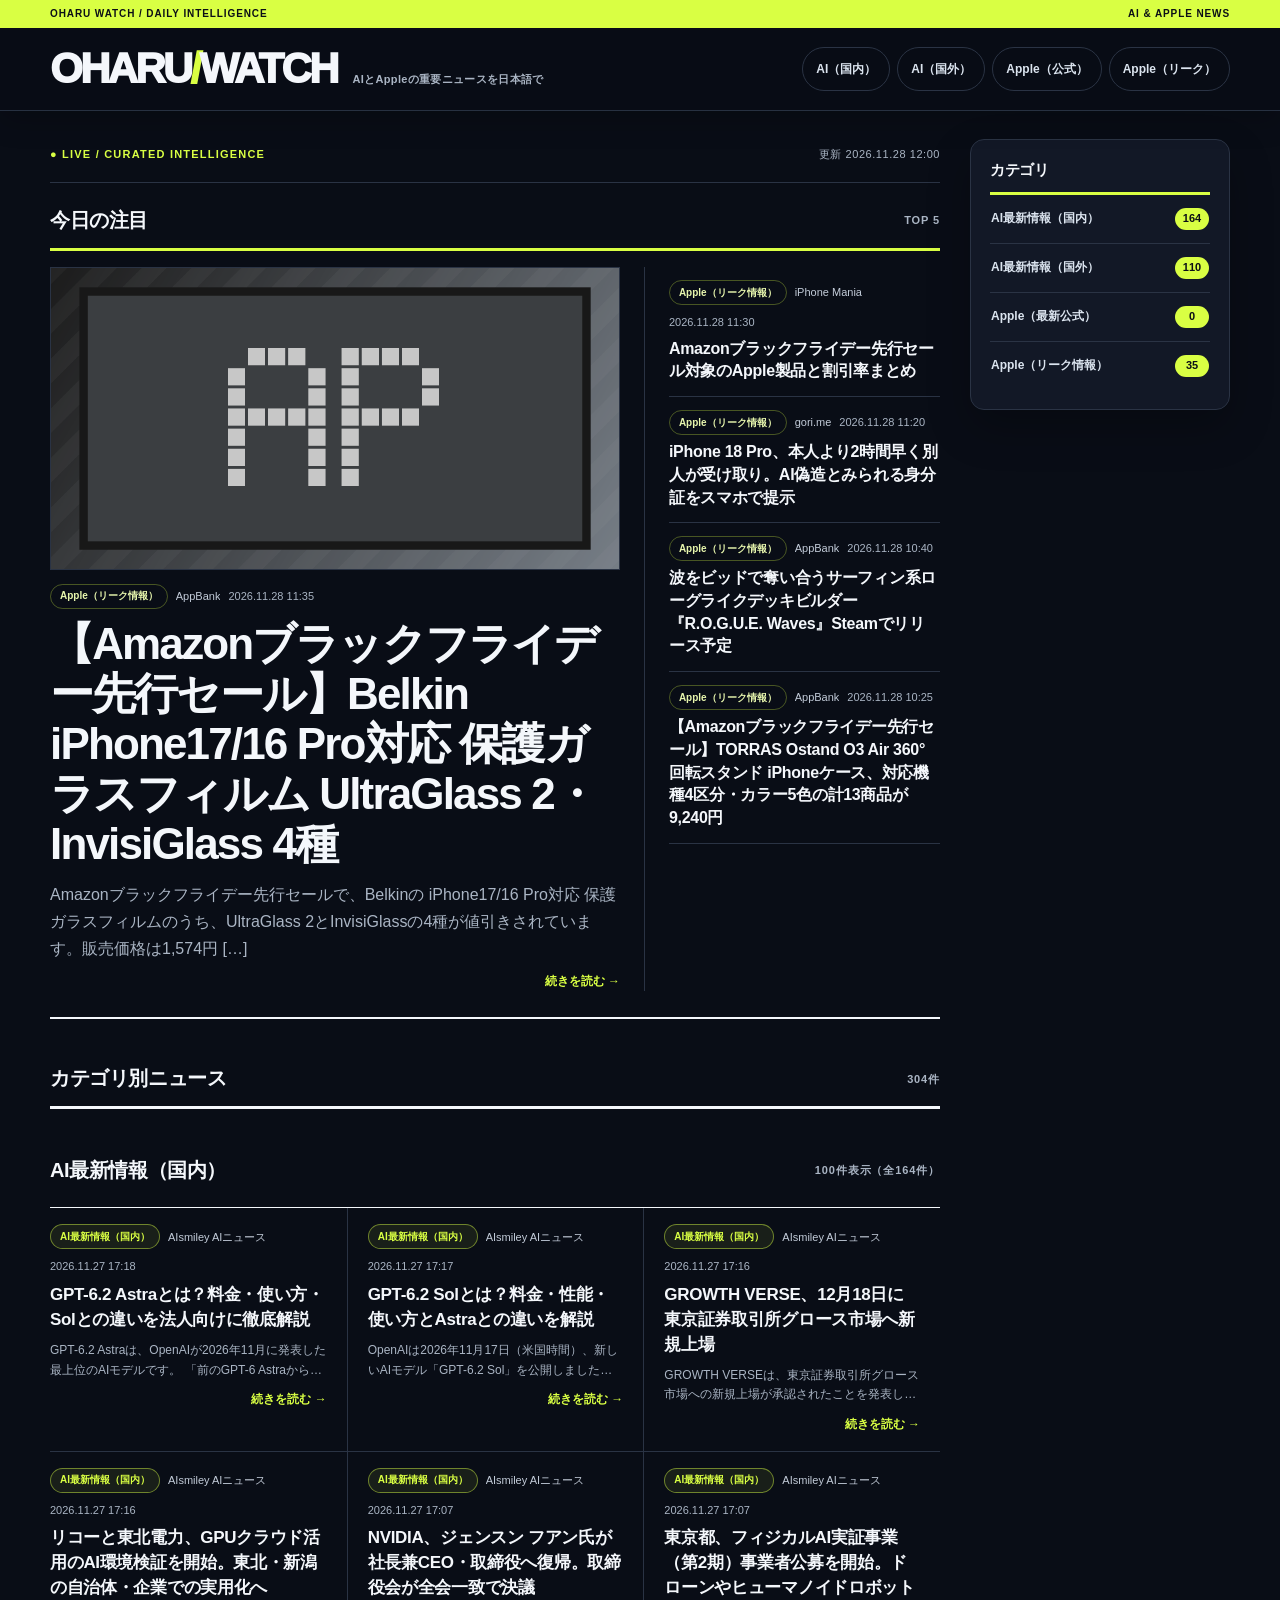
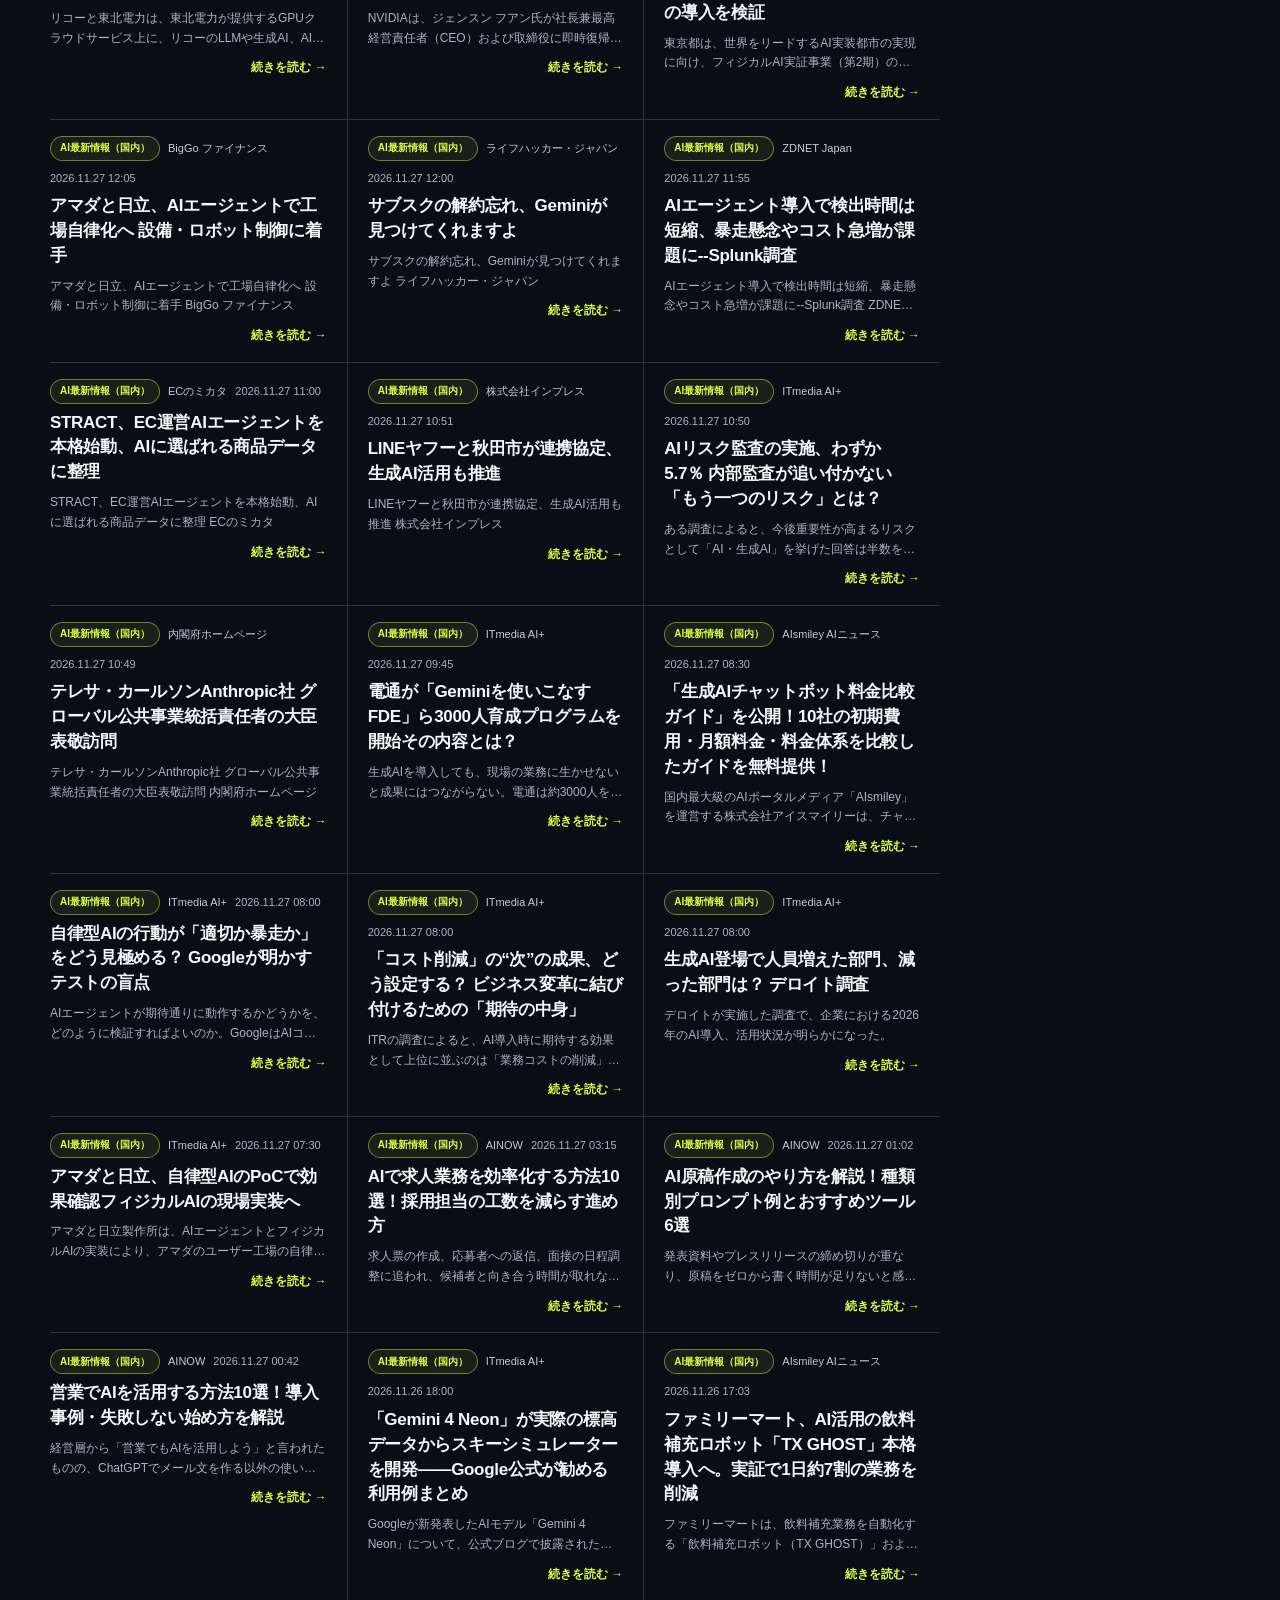
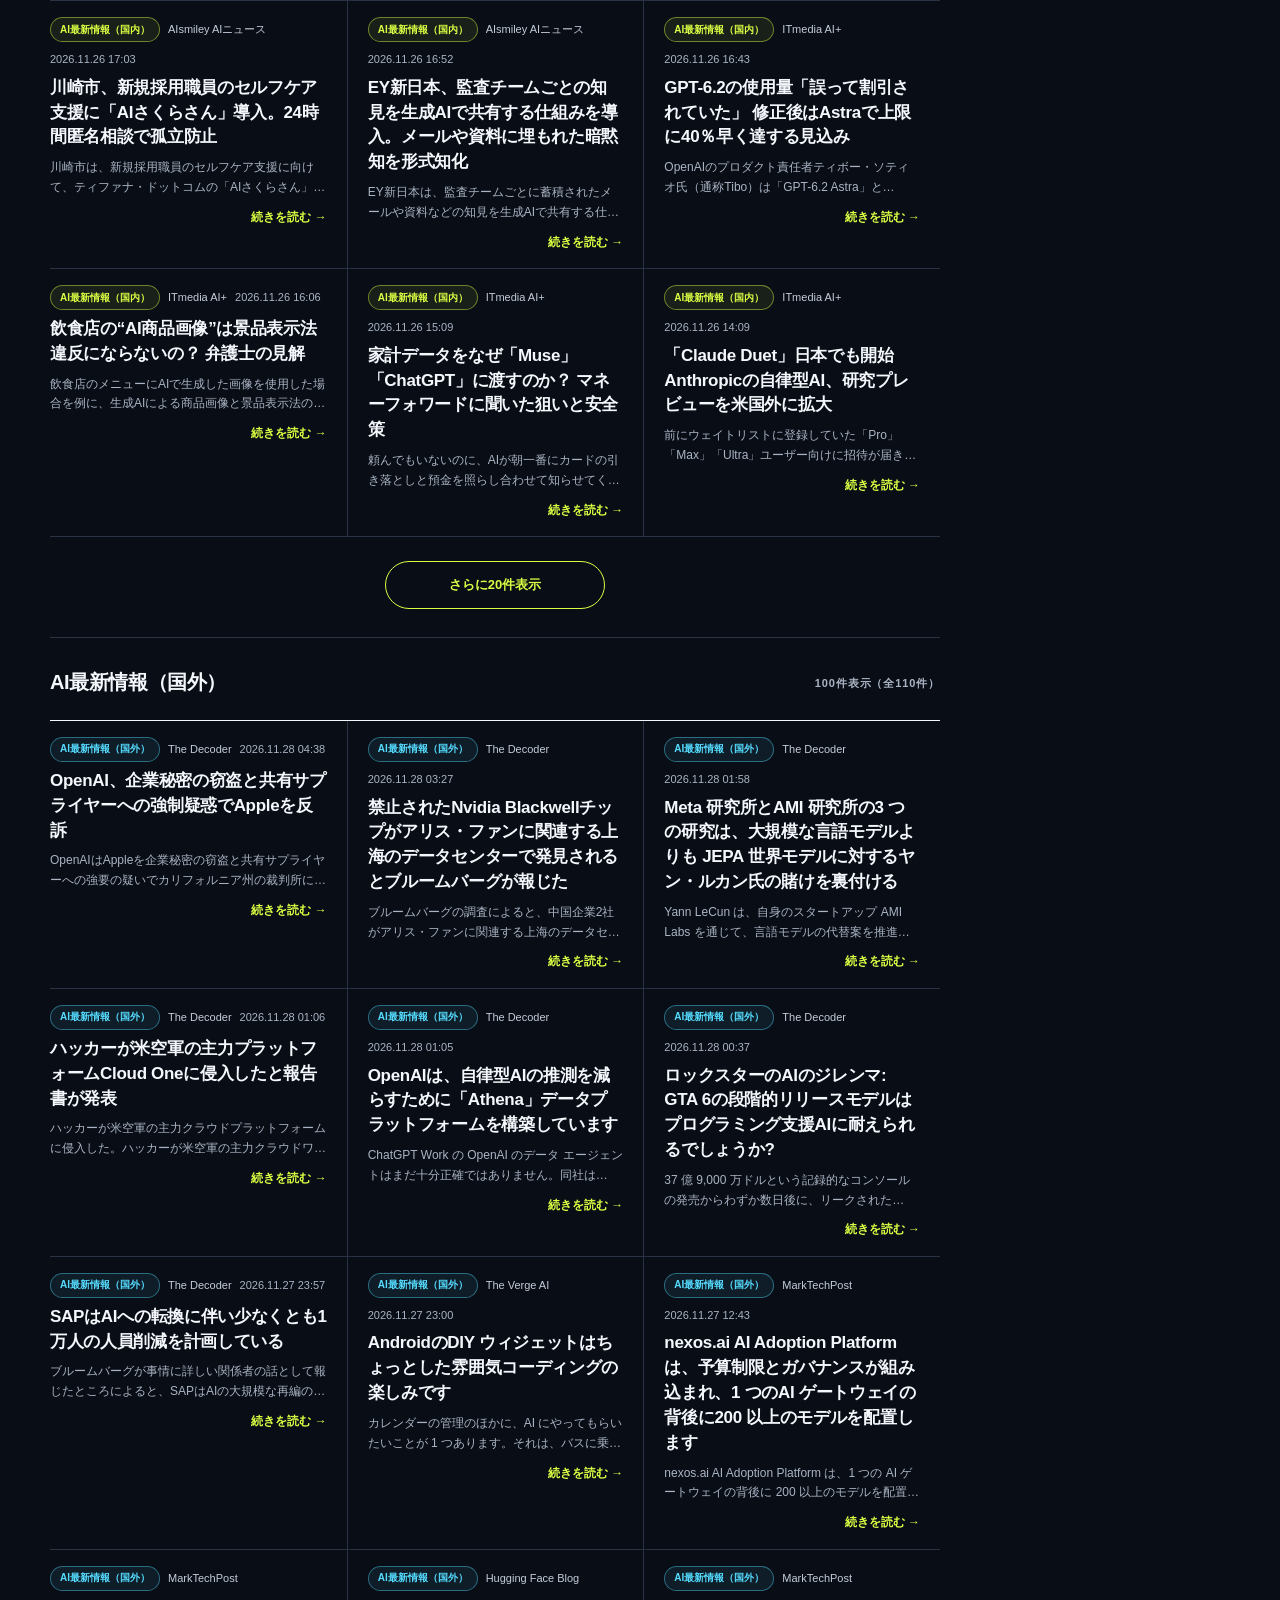
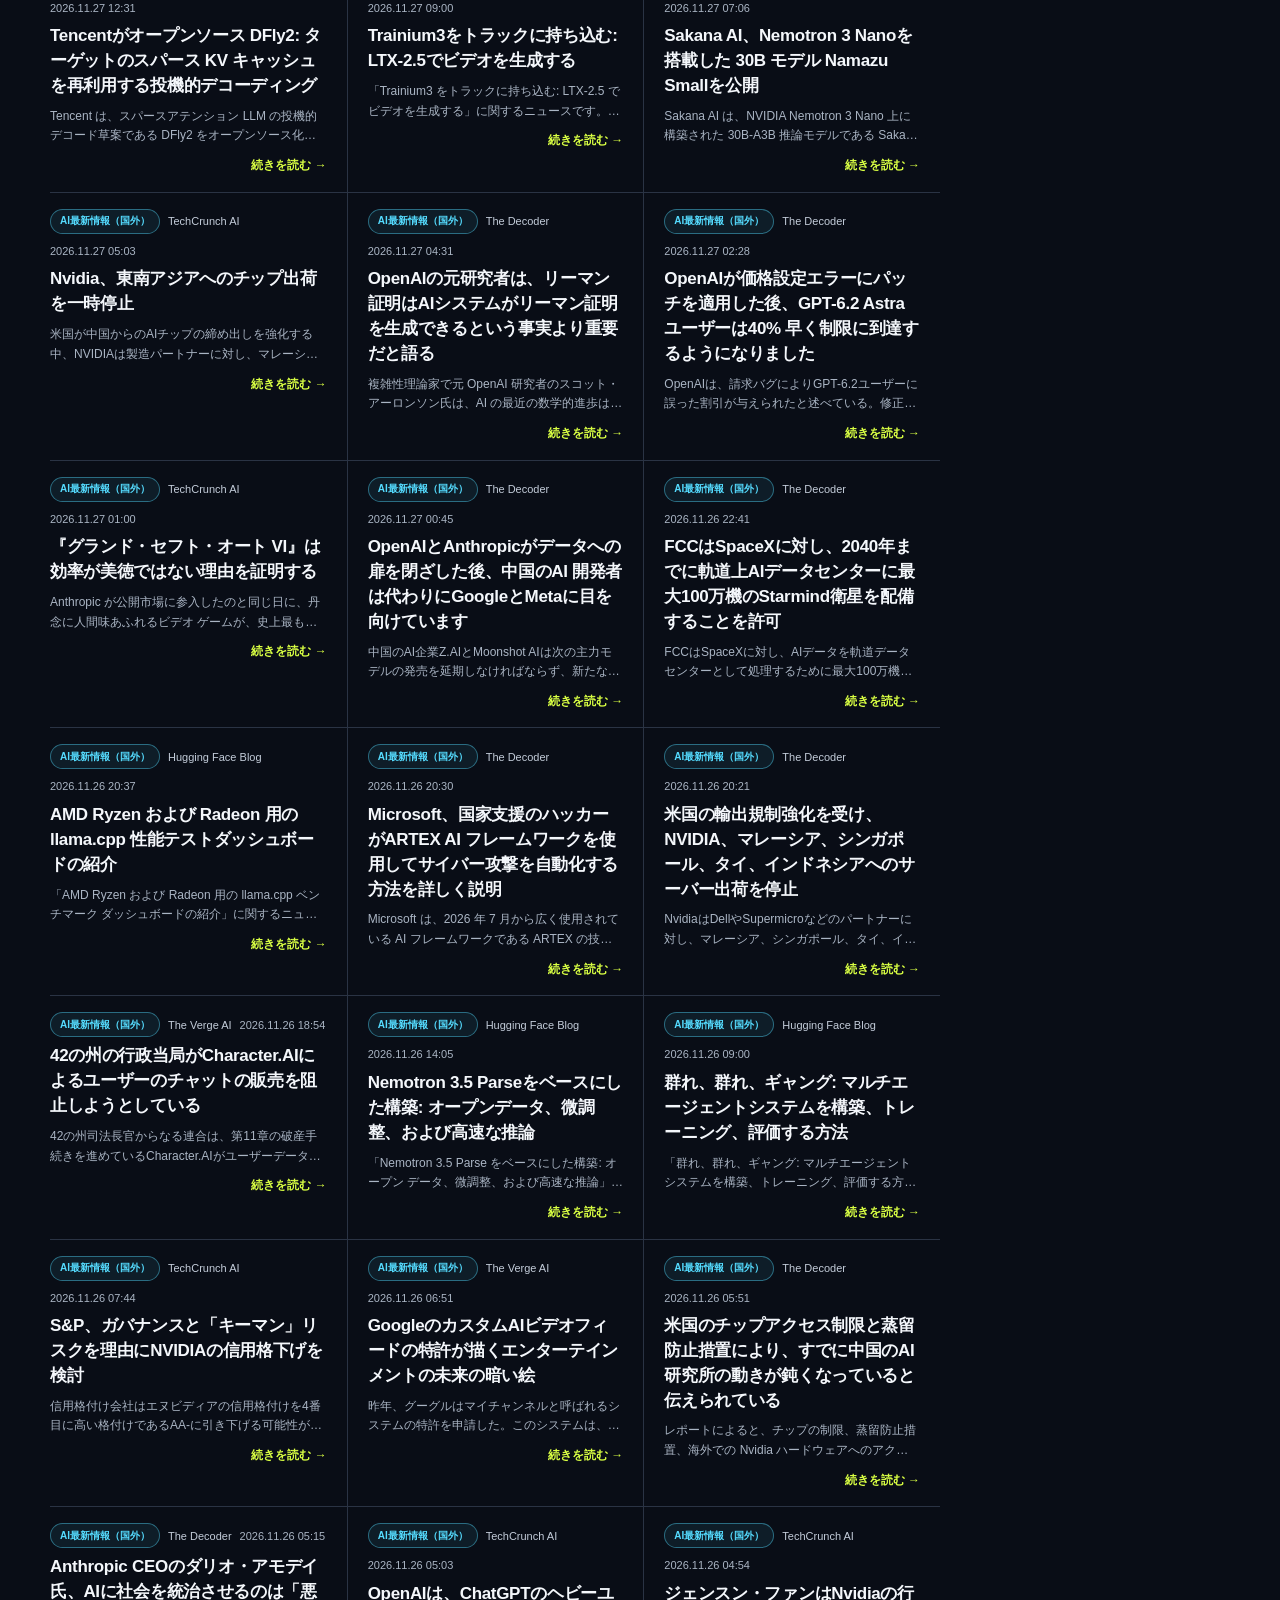
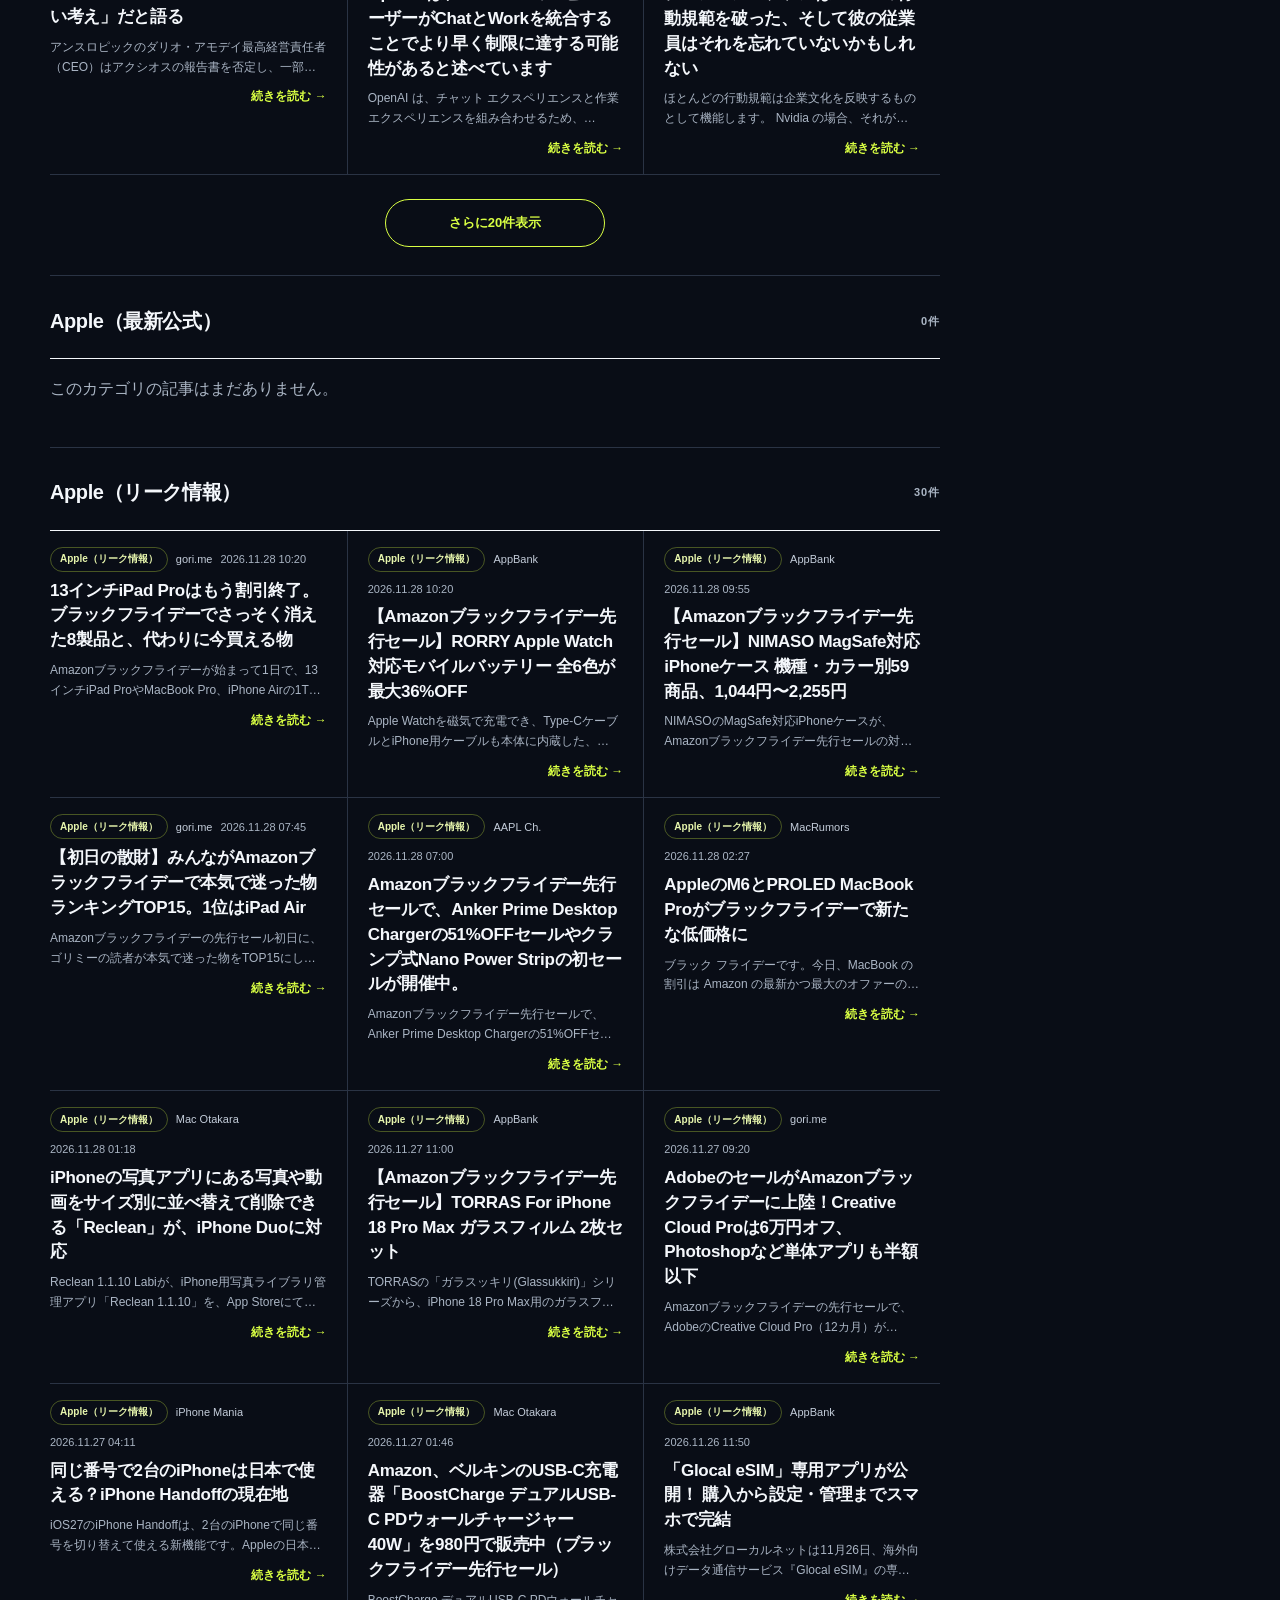
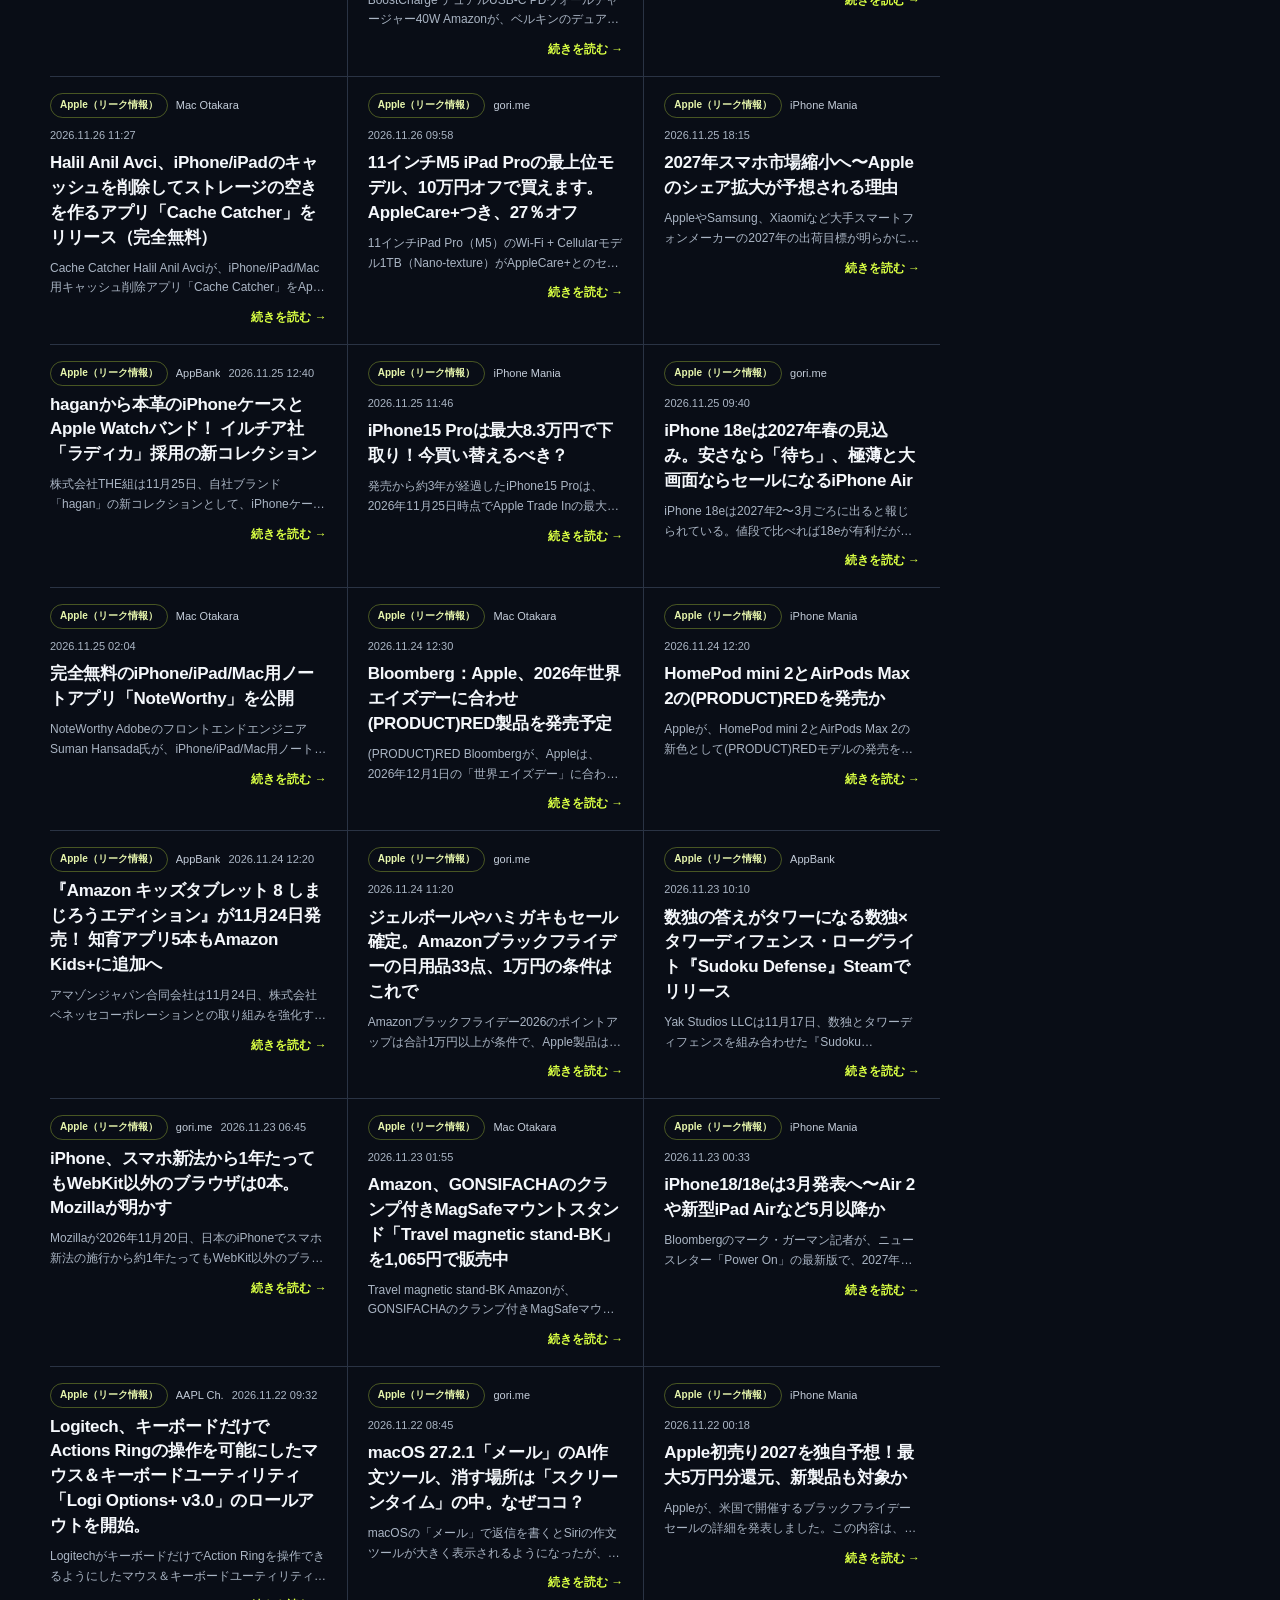
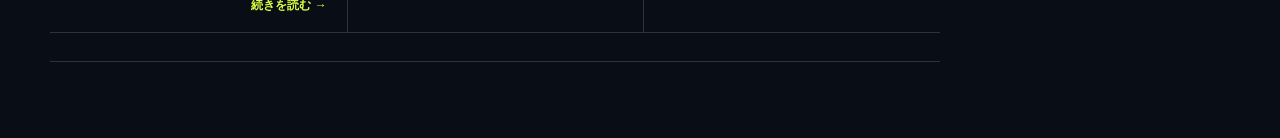
<file: index.html>
<!doctype html>
<html lang="ja">
<head>
  <meta charset="utf-8">
  <meta http-equiv="Content-Security-Policy" content="default-src &#x27;none&#x27;; script-src &#x27;sha256-w/GnQRDpTq+hWURT8H2qwZIgUCTTBfPkppYdy9c4/nY=&#x27;; style-src &#x27;self&#x27;; img-src &#x27;self&#x27; https: data:; connect-src &#x27;self&#x27;; base-uri &#x27;none&#x27;; form-action &#x27;none&#x27;; object-src &#x27;none&#x27;; upgrade-insecure-requests">
  <meta name="viewport" content="width=device-width, initial-scale=1">
  <title>OHARU WATCH</title>
  <meta name="description" content="興味のあるニュースだけを自動収集する個人用ニュースダッシュボード">
  <link rel="stylesheet" href="style.css?v=20260823-signal">
</head>
<body>
  <header class="site-header">
    <div class="signal-strip"><span>OHARU WATCH / DAILY INTELLIGENCE</span><span>AI &amp; APPLE NEWS</span></div>
    <div class="header-inner">
      <div class="brand-block">
        <a class="site-title" href="index.html">OHARU<i>/</i>WATCH</a>
        <span class="site-tagline">AIとAppleの重要ニュースを日本語で</span>
      </div>
      <nav class="category-nav" aria-label="カテゴリ">
        <a href="#ai-japan">AI（国内）</a>
        <a href="#ai-global">AI（国外）</a>
        <a href="#apple-official">Apple（公式）</a>
        <a href="#apple-rumors">Apple（リーク）</a>
      </nav>
    </div>
  </header>

  <main class="page-shell">
    <div class="content-column">
      <div class="page-kicker">
        <span>● LIVE / CURATED INTELLIGENCE</span>
        <time datetime="2026-11-28T03:00:54.822500+00:00">更新 2026.11.28 12:00</time>
      </div>

        <section class="lead-section">
          <div class="section-heading">
            <h2>今日の注目</h2>
            <span>TOP 5</span>
          </div>


    <article class="lead-card">
      <a class="lead-image-link" href="article.html?id=0e6e9e58fc346f75">
        <img src="assets/default-apple.png" data-fallback="assets/default-apple.png" alt="" decoding="async" fetchpriority="high">
      </a>
      <div class="lead-body">
        <div class="meta-row">
          <span class="category-label" data-category="Apple（リーク情報）">Apple（リーク情報）</span>
          <span class="source-name">AppBank</span>
          <time>2026.11.28 11:35</time>
        </div>
        <h1><a href="article.html?id=0e6e9e58fc346f75">【Amazonブラックフライデー先行セール】Belkin iPhone17/16 Pro対応 保護ガラスフィルム UltraGlass 2・InvisiGlass 4種</a></h1>
        <p>Amazonブラックフライデー先行セールで、Belkinの iPhone17/16 Pro対応 保護ガラスフィルムのうち、UltraGlass 2とInvisiGlassの4種が値引きされています。販売価格は1,574円 […]</p>
        <div class="card-footer">
          <a class="read-more" href="article.html?id=0e6e9e58fc346f75">続きを読む</a>
        </div>
      </div>
    </article>

    <div class="article-list compact-list">

    <article class="article-card">
      <a class="thumb-link" href="article.html?id=42d168ee62a78ae5">
        <img src="assets/default-apple.png" data-fallback="assets/default-apple.png" alt="" loading="lazy" decoding="async">
      </a>
      <div class="article-body">
        <div class="meta-row">
          <span class="category-label" data-category="Apple（リーク情報）">Apple（リーク情報）</span>
          <span class="source-name">iPhone Mania</span>
          <time>2026.11.28 11:30</time>
        </div>
        <h3><a href="article.html?id=42d168ee62a78ae5">Amazonブラックフライデー先行セール対象のApple製品と割引率まとめ</a></h3>
        <p>Amazoが開催しているブラックフライデー先行セール対象のApple製品（新品）の販売価格と割引率をまとめました。 Amazonはまた、中古品や整備済み製品を対象としたリユースセールも実施中です。 ブラックフライデー先行 […]</p>
        <div class="card-footer">
          <a class="read-more" href="article.html?id=42d168ee62a78ae5">続きを読む</a>
        </div>
      </div>
    </article>


    <article class="article-card">
      <a class="thumb-link" href="article.html?id=726d2d82dd6f5859">
        <img src="assets/default-apple.png" data-fallback="assets/default-apple.png" alt="" loading="lazy" decoding="async">
      </a>
      <div class="article-body">
        <div class="meta-row">
          <span class="category-label" data-category="Apple（リーク情報）">Apple（リーク情報）</span>
          <span class="source-name">gori.me</span>
          <time>2026.11.28 11:20</time>
        </div>
        <h3><a href="article.html?id=726d2d82dd6f5859">iPhone 18 Pro、本人より2時間早く別人が受け取り。AI偽造とみられる身分証をスマホで提示</a></h3>
        <p>フランスのラ・ロシェルで、Appleのオンラインストアで注文したiPhone 18 Proが、本人より約2時間早く別人に受け取られた。男はAIで偽造したとみられる身分証をスマホで見せたとされる。Appleは交換・返金を拒否し、盗難届後も端末は遠隔で止められていない。日本の受け取り条件と比べる。 The post iPhone 18 Pro、本人より2時間早く…</p>
        <div class="card-footer">
          <a class="read-more" href="article.html?id=726d2d82dd6f5859">続きを読む</a>
        </div>
      </div>
    </article>


    <article class="article-card">
      <a class="thumb-link" href="article.html?id=292e5e4417c34f94">
        <img src="assets/default-apple.png" data-fallback="assets/default-apple.png" alt="" loading="lazy" decoding="async">
      </a>
      <div class="article-body">
        <div class="meta-row">
          <span class="category-label" data-category="Apple（リーク情報）">Apple（リーク情報）</span>
          <span class="source-name">AppBank</span>
          <time>2026.11.28 10:40</time>
        </div>
        <h3><a href="article.html?id=292e5e4417c34f94">波をビッドで奪い合うサーフィン系ローグライクデッキビルダー『R.O.G.U.E. Waves』Steamでリリース予定</a></h3>
        <p>Pomelo Gamesは、サーフィン系ローグライクデッキビルダー『R.O.G.U.E. Waves』を近日リリース予定です。配信先はSteamで、対応OSはWindowsとMacです。 サーフィン大会を舞台に、技カード […]</p>
        <div class="card-footer">
          <a class="read-more" href="article.html?id=292e5e4417c34f94">続きを読む</a>
        </div>
      </div>
    </article>


    <article class="article-card">
      <a class="thumb-link" href="article.html?id=6316857dd9fb8170">
        <img src="assets/default-apple.png" data-fallback="assets/default-apple.png" alt="" loading="lazy" decoding="async">
      </a>
      <div class="article-body">
        <div class="meta-row">
          <span class="category-label" data-category="Apple（リーク情報）">Apple（リーク情報）</span>
          <span class="source-name">AppBank</span>
          <time>2026.11.28 10:25</time>
        </div>
        <h3><a href="article.html?id=6316857dd9fb8170">【Amazonブラックフライデー先行セール】TORRAS Ostand O3 Air 360°回転スタンド iPhoneケース、対応機種4区分・カラー5色の計13商品が9,240円</a></h3>
        <p>TORRASの「Ostand O3 Air」は、上下のエアバッグ構造と360°回転スタンドを一体にした半透明グラデーションのiPhoneケースです。Amazonブラックフライデー先行セールでは、セール対象の13商品がいず […]</p>
        <div class="card-footer">
          <a class="read-more" href="article.html?id=6316857dd9fb8170">続きを読む</a>
        </div>
      </div>
    </article>

    </div>

        </section>
        <section class="latest-section">
          <div class="section-heading">
            <h2>カテゴリ別ニュース</h2>
            <span>304件</span>
          </div>
        </section>

    <section class="category-section" id="ai-japan">
      <div class="section-heading">
        <h2>AI最新情報（国内）</h2>
        <span>100件表示（全164件）</span>
      </div>
      <div class="article-list compact-list" id="ai-japan-list">

    <article class="article-card">
      <a class="thumb-link" href="article.html?id=2daa8ab5fcb67fda">
        <img src="assets/default-ai.png" data-fallback="assets/default-ai.png" alt="" loading="lazy" decoding="async">
      </a>
      <div class="article-body">
        <div class="meta-row">
          <span class="category-label" data-category="AI最新情報（国内）">AI最新情報（国内）</span>
          <span class="source-name">AIsmiley AIニュース</span>
          <time>2026.11.27 17:18</time>
        </div>
        <h3><a href="article.html?id=2daa8ab5fcb67fda">GPT-6.2 Astraとは？料金・使い方・Solとの違いを法人向けに徹底解説</a></h3>
        <p>GPT-6.2 Astraは、OpenAIが2026年11月に発表した最上位のAIモデルです。 「前のGPT-6 Astraから何が変わったのか」「自社のプランで使えるのか」「同時発表のSolとどう使い分けるのか」。発表 […] The post GPT-6.2 Astraとは？料金・使い方・Solとの違いを法人向けに徹底解説 first appeared…</p>
        <div class="card-footer">
          <a class="read-more" href="article.html?id=2daa8ab5fcb67fda">続きを読む</a>
        </div>
      </div>
    </article>


    <article class="article-card">
      <a class="thumb-link" href="article.html?id=7b9e8d44d12b89d6">
        <img src="assets/default-ai.png" data-fallback="assets/default-ai.png" alt="" loading="lazy" decoding="async">
      </a>
      <div class="article-body">
        <div class="meta-row">
          <span class="category-label" data-category="AI最新情報（国内）">AI最新情報（国内）</span>
          <span class="source-name">AIsmiley AIニュース</span>
          <time>2026.11.27 17:17</time>
        </div>
        <h3><a href="article.html?id=7b9e8d44d12b89d6">GPT-6.2 Solとは？料金・性能・使い方とAstraとの違いを解説</a></h3>
        <p>OpenAIは2026年11月17日（米国時間）、新しいAIモデル「GPT-6.2 Sol」を公開しました。日々の業務で使うことを想定した、効率重視のモデルです。 最大の特徴は、料金を据え置いたまま性能を大きく上げた点に […] The post GPT-6.2 Solとは？料金・性能・使い方とAstraとの違いを解説 first appeared on A…</p>
        <div class="card-footer">
          <a class="read-more" href="article.html?id=7b9e8d44d12b89d6">続きを読む</a>
        </div>
      </div>
    </article>


    <article class="article-card">
      <a class="thumb-link" href="article.html?id=e2721c24577a9fd3">
        <img src="assets/default-ai.png" data-fallback="assets/default-ai.png" alt="" loading="lazy" decoding="async">
      </a>
      <div class="article-body">
        <div class="meta-row">
          <span class="category-label" data-category="AI最新情報（国内）">AI最新情報（国内）</span>
          <span class="source-name">AIsmiley AIニュース</span>
          <time>2026.11.27 17:16</time>
        </div>
        <h3><a href="article.html?id=e2721c24577a9fd3">GROWTH VERSE、12月18日に東京証券取引所グロース市場へ新規上場</a></h3>
        <p>GROWTH VERSEは、東京証券取引所グロース市場への新規上場が承認されたことを発表しました。上場予定日は2026年12月18日です。 このニュースのポイント GROWTH VERSE、東京証券取引所グロース市場への […] The post GROWTH VERSE、12月18日に東京証券取引所グロース市場へ新規上場 first appeared on…</p>
        <div class="card-footer">
          <a class="read-more" href="article.html?id=e2721c24577a9fd3">続きを読む</a>
        </div>
      </div>
    </article>


    <article class="article-card">
      <a class="thumb-link" href="article.html?id=7592e9cb39ca0f8a">
        <img src="assets/default-ai.png" data-fallback="assets/default-ai.png" alt="" loading="lazy" decoding="async">
      </a>
      <div class="article-body">
        <div class="meta-row">
          <span class="category-label" data-category="AI最新情報（国内）">AI最新情報（国内）</span>
          <span class="source-name">AIsmiley AIニュース</span>
          <time>2026.11.27 17:16</time>
        </div>
        <h3><a href="article.html?id=7592e9cb39ca0f8a">リコーと東北電力、GPUクラウド活用のAI環境検証を開始。東北・新潟の自治体・企業での実用化へ</a></h3>
        <p>リコーと東北電力は、東北電力が提供するGPUクラウドサービス上に、リコーのLLMや生成AI、AIエージェントに関する技術を活用したAI環境を構築し、検証を開始します。東北・新潟地域の自治体・企業における実運用を見据え、動 […] The post リコーと東北電力、GPUクラウド活用のAI環境検証を開始。東北・新潟の自治体・企業での実用化へ first ap…</p>
        <div class="card-footer">
          <a class="read-more" href="article.html?id=7592e9cb39ca0f8a">続きを読む</a>
        </div>
      </div>
    </article>


    <article class="article-card">
      <a class="thumb-link" href="article.html?id=601b95c6510ff7ad">
        <img src="assets/default-ai.png" data-fallback="assets/default-ai.png" alt="" loading="lazy" decoding="async">
      </a>
      <div class="article-body">
        <div class="meta-row">
          <span class="category-label" data-category="AI最新情報（国内）">AI最新情報（国内）</span>
          <span class="source-name">AIsmiley AIニュース</span>
          <time>2026.11.27 17:07</time>
        </div>
        <h3><a href="article.html?id=601b95c6510ff7ad">NVIDIA、ジェンスン フアン氏が社長兼CEO・取締役へ復帰。取締役会が全会一致で決議</a></h3>
        <p>NVIDIAは、ジェンスン フアン氏が社長兼最高経営責任者（CEO）および取締役に即時復帰したと発表しました。取締役会は全会一致で復帰を決議しています。 このニュースのポイント NVIDIA、ジェンスン フアン氏の社長兼 […] The post NVIDIA、ジェンスン フアン氏が社長兼CEO・取締役へ復帰。取締役会が全会一致で決議 first appea…</p>
        <div class="card-footer">
          <a class="read-more" href="article.html?id=601b95c6510ff7ad">続きを読む</a>
        </div>
      </div>
    </article>


    <article class="article-card">
      <a class="thumb-link" href="article.html?id=fdfb2257ba948026">
        <img src="assets/default-ai.png" data-fallback="assets/default-ai.png" alt="" loading="lazy" decoding="async">
      </a>
      <div class="article-body">
        <div class="meta-row">
          <span class="category-label" data-category="AI最新情報（国内）">AI最新情報（国内）</span>
          <span class="source-name">AIsmiley AIニュース</span>
          <time>2026.11.27 17:07</time>
        </div>
        <h3><a href="article.html?id=fdfb2257ba948026">東京都、フィジカルAI実証事業（第2期）事業者公募を開始。ドローンやヒューマノイドロボットの導入を検証</a></h3>
        <p>東京都は、世界をリードするAI実装都市の実現に向け、フィジカルAI実証事業（第2期）の事業者公募を開始しました。ドローンやヒューマノイドロボットを活用した実証を都庁舎等で行い、配送や来庁者案内における課題を検証します。 […] The post 東京都、フィジカルAI実証事業（第2期）事業者公募を開始。ドローンやヒューマノイドロボットの導入を検証 first…</p>
        <div class="card-footer">
          <a class="read-more" href="article.html?id=fdfb2257ba948026">続きを読む</a>
        </div>
      </div>
    </article>


    <article class="article-card">
      <a class="thumb-link" href="article.html?id=08b68ddc151c1e06">
        <img src="assets/default-ai.png" data-fallback="assets/default-ai.png" alt="" loading="lazy" decoding="async">
      </a>
      <div class="article-body">
        <div class="meta-row">
          <span class="category-label" data-category="AI最新情報（国内）">AI最新情報（国内）</span>
          <span class="source-name">BigGo ファイナンス</span>
          <time>2026.11.27 12:05</time>
        </div>
        <h3><a href="article.html?id=08b68ddc151c1e06">アマダと日立、AIエージェントで工場自律化へ 設備・ロボット制御に着手</a></h3>
        <p>アマダと日立、AIエージェントで工場自律化へ 設備・ロボット制御に着手 BigGo ファイナンス</p>
        <div class="card-footer">
          <a class="read-more" href="article.html?id=08b68ddc151c1e06">続きを読む</a>
        </div>
      </div>
    </article>


    <article class="article-card">
      <a class="thumb-link" href="article.html?id=6416babf88295c17">
        <img src="assets/default-ai.png" data-fallback="assets/default-ai.png" alt="" loading="lazy" decoding="async">
      </a>
      <div class="article-body">
        <div class="meta-row">
          <span class="category-label" data-category="AI最新情報（国内）">AI最新情報（国内）</span>
          <span class="source-name">ライフハッカー・ジャパン</span>
          <time>2026.11.27 12:00</time>
        </div>
        <h3><a href="article.html?id=6416babf88295c17">サブスクの解約忘れ、Geminiが見つけてくれますよ</a></h3>
        <p>サブスクの解約忘れ、Geminiが見つけてくれますよ ライフハッカー・ジャパン</p>
        <div class="card-footer">
          <a class="read-more" href="article.html?id=6416babf88295c17">続きを読む</a>
        </div>
      </div>
    </article>


    <article class="article-card">
      <a class="thumb-link" href="article.html?id=39896baf0b0eaa8c">
        <img src="assets/default-ai.png" data-fallback="assets/default-ai.png" alt="" loading="lazy" decoding="async">
      </a>
      <div class="article-body">
        <div class="meta-row">
          <span class="category-label" data-category="AI最新情報（国内）">AI最新情報（国内）</span>
          <span class="source-name">ZDNET Japan</span>
          <time>2026.11.27 11:55</time>
        </div>
        <h3><a href="article.html?id=39896baf0b0eaa8c">AIエージェント導入で検出時間は短縮、暴走懸念やコスト急増が課題に--Splunk調査</a></h3>
        <p>AIエージェント導入で検出時間は短縮、暴走懸念やコスト急増が課題に--Splunk調査 ZDNET Japan</p>
        <div class="card-footer">
          <a class="read-more" href="article.html?id=39896baf0b0eaa8c">続きを読む</a>
        </div>
      </div>
    </article>


    <article class="article-card">
      <a class="thumb-link" href="article.html?id=5cdbd6e2b87fc55b">
        <img src="assets/default-ai.png" data-fallback="assets/default-ai.png" alt="" loading="lazy" decoding="async">
      </a>
      <div class="article-body">
        <div class="meta-row">
          <span class="category-label" data-category="AI最新情報（国内）">AI最新情報（国内）</span>
          <span class="source-name">ECのミカタ</span>
          <time>2026.11.27 11:00</time>
        </div>
        <h3><a href="article.html?id=5cdbd6e2b87fc55b">STRACT、EC運営AIエージェントを本格始動、AIに選ばれる商品データに整理</a></h3>
        <p>STRACT、EC運営AIエージェントを本格始動、AIに選ばれる商品データに整理 ECのミカタ</p>
        <div class="card-footer">
          <a class="read-more" href="article.html?id=5cdbd6e2b87fc55b">続きを読む</a>
        </div>
      </div>
    </article>


    <article class="article-card">
      <a class="thumb-link" href="article.html?id=c409fd2fd27833b9">
        <img src="assets/default-ai.png" data-fallback="assets/default-ai.png" alt="" loading="lazy" decoding="async">
      </a>
      <div class="article-body">
        <div class="meta-row">
          <span class="category-label" data-category="AI最新情報（国内）">AI最新情報（国内）</span>
          <span class="source-name">株式会社インプレス</span>
          <time>2026.11.27 10:51</time>
        </div>
        <h3><a href="article.html?id=c409fd2fd27833b9">LINEヤフーと秋田市が連携協定、生成AI活用も推進</a></h3>
        <p>LINEヤフーと秋田市が連携協定、生成AI活用も推進 株式会社インプレス</p>
        <div class="card-footer">
          <a class="read-more" href="article.html?id=c409fd2fd27833b9">続きを読む</a>
        </div>
      </div>
    </article>


    <article class="article-card">
      <a class="thumb-link" href="article.html?id=5467237fac415e6b">
        <img src="assets/default-ai.png" data-fallback="assets/default-ai.png" alt="" loading="lazy" decoding="async">
      </a>
      <div class="article-body">
        <div class="meta-row">
          <span class="category-label" data-category="AI最新情報（国内）">AI最新情報（国内）</span>
          <span class="source-name">ITmedia AI+</span>
          <time>2026.11.27 10:50</time>
        </div>
        <h3><a href="article.html?id=5467237fac415e6b">AIリスク監査の実施、わずか5.7％ 内部監査が追い付かない「もう一つのリスク」とは？</a></h3>
        <p>ある調査によると、今後重要性が高まるリスクとして「AI・生成AI」を挙げた回答は半数を超えた。一方、AIのリスクに関する内部監査を「すでに実施」を選んだ回答者は5.7％にとどまる。同調査からは、内部監査が追い切れていない、AI以外の領域も浮かび上がった。</p>
        <div class="card-footer">
          <a class="read-more" href="article.html?id=5467237fac415e6b">続きを読む</a>
        </div>
      </div>
    </article>


    <article class="article-card">
      <a class="thumb-link" href="article.html?id=d3111564bd3cf7f3">
        <img src="assets/default-ai.png" data-fallback="assets/default-ai.png" alt="" loading="lazy" decoding="async">
      </a>
      <div class="article-body">
        <div class="meta-row">
          <span class="category-label" data-category="AI最新情報（国内）">AI最新情報（国内）</span>
          <span class="source-name">内閣府ホームページ</span>
          <time>2026.11.27 10:49</time>
        </div>
        <h3><a href="article.html?id=d3111564bd3cf7f3">テレサ・カールソンAnthropic社 グローバル公共事業統括責任者の大臣表敬訪問</a></h3>
        <p>テレサ・カールソンAnthropic社 グローバル公共事業統括責任者の大臣表敬訪問 内閣府ホームページ</p>
        <div class="card-footer">
          <a class="read-more" href="article.html?id=d3111564bd3cf7f3">続きを読む</a>
        </div>
      </div>
    </article>


    <article class="article-card">
      <a class="thumb-link" href="article.html?id=45b14487e2084d4f">
        <img src="assets/default-ai.png" data-fallback="assets/default-ai.png" alt="" loading="lazy" decoding="async">
      </a>
      <div class="article-body">
        <div class="meta-row">
          <span class="category-label" data-category="AI最新情報（国内）">AI最新情報（国内）</span>
          <span class="source-name">ITmedia AI+</span>
          <time>2026.11.27 09:45</time>
        </div>
        <h3><a href="article.html?id=45b14487e2084d4f">電通が「Geminiを使いこなすFDE」ら3000人育成プログラムを開始その内容とは？</a></h3>
        <p>生成AIを導入しても、現場の業務に生かせないと成果にはつながらない。電通は約3000人を対象に、「Gemini Enterprise」を使いこなし、現場での生成AI活用を推進できる人材の育成を始めた。人材をどう育てるのか。</p>
        <div class="card-footer">
          <a class="read-more" href="article.html?id=45b14487e2084d4f">続きを読む</a>
        </div>
      </div>
    </article>


    <article class="article-card">
      <a class="thumb-link" href="article.html?id=1f0ee663e53993af">
        <img src="assets/default-ai.png" data-fallback="assets/default-ai.png" alt="" loading="lazy" decoding="async">
      </a>
      <div class="article-body">
        <div class="meta-row">
          <span class="category-label" data-category="AI最新情報（国内）">AI最新情報（国内）</span>
          <span class="source-name">AIsmiley AIニュース</span>
          <time>2026.11.27 08:30</time>
        </div>
        <h3><a href="article.html?id=1f0ee663e53993af">「生成AIチャットボット料金比較ガイド」を公開！10社の初期費用・月額料金・料金体系を比較したガイドを無料提供！</a></h3>
        <p>国内最大級のAIポータルメディア「AIsmiley」を運営する株式会社アイスマイリーは、チャットボットの導入・乗り換えを検討する企業向けに、10社のチャットボット関連サービスの料金を比較した「生成AIチャットボット料金比 […] The post 「生成AIチャットボット料金比較ガイド」を公開！10社の初期費用・月額料金・料金体系を比較したガイドを無料提供！…</p>
        <div class="card-footer">
          <a class="read-more" href="article.html?id=1f0ee663e53993af">続きを読む</a>
        </div>
      </div>
    </article>


    <article class="article-card">
      <a class="thumb-link" href="article.html?id=ab85de1648151169">
        <img src="assets/default-ai.png" data-fallback="assets/default-ai.png" alt="" loading="lazy" decoding="async">
      </a>
      <div class="article-body">
        <div class="meta-row">
          <span class="category-label" data-category="AI最新情報（国内）">AI最新情報（国内）</span>
          <span class="source-name">ITmedia AI+</span>
          <time>2026.11.27 08:00</time>
        </div>
        <h3><a href="article.html?id=ab85de1648151169">自律型AIの行動が「適切か暴走か」をどう見極める？ Googleが明かすテストの盲点</a></h3>
        <p>AIエージェントが期待通りに動作するかどうかを、どのように検証すればよいのか。GoogleはAIコーディングエージェント向けのプラグイン開発を通じて、最終回答に基づく評価や、実際に操作させるテストだけでは見抜けない問題があることを明らかにした。</p>
        <div class="card-footer">
          <a class="read-more" href="article.html?id=ab85de1648151169">続きを読む</a>
        </div>
      </div>
    </article>


    <article class="article-card">
      <a class="thumb-link" href="article.html?id=4f87682200d6cb4b">
        <img src="assets/default-ai.png" data-fallback="assets/default-ai.png" alt="" loading="lazy" decoding="async">
      </a>
      <div class="article-body">
        <div class="meta-row">
          <span class="category-label" data-category="AI最新情報（国内）">AI最新情報（国内）</span>
          <span class="source-name">ITmedia AI+</span>
          <time>2026.11.27 08:00</time>
        </div>
        <h3><a href="article.html?id=4f87682200d6cb4b">「コスト削減」の“次”の成果、どう設定する？ ビジネス変革に結び付けるための「期待の中身」</a></h3>
        <p>ITRの調査によると、AI導入時に期待する効果として上位に並ぶのは「業務コストの削減」や「業務時間の短縮」でした。AIをビジネス変革の切り札とする企業は、AIの成果を問う前に、何を期待するかから見直す必要があると筆者は提言します。</p>
        <div class="card-footer">
          <a class="read-more" href="article.html?id=4f87682200d6cb4b">続きを読む</a>
        </div>
      </div>
    </article>


    <article class="article-card">
      <a class="thumb-link" href="article.html?id=e70d014171f917bd">
        <img src="assets/default-ai.png" data-fallback="assets/default-ai.png" alt="" loading="lazy" decoding="async">
      </a>
      <div class="article-body">
        <div class="meta-row">
          <span class="category-label" data-category="AI最新情報（国内）">AI最新情報（国内）</span>
          <span class="source-name">ITmedia AI+</span>
          <time>2026.11.27 08:00</time>
        </div>
        <h3><a href="article.html?id=e70d014171f917bd">生成AI登場で人員増えた部門、減った部門は？ デロイト調査</a></h3>
        <p>デロイトが実施した調査で、企業における2026年のAI導入、活用状況が明らかになった。</p>
        <div class="card-footer">
          <a class="read-more" href="article.html?id=e70d014171f917bd">続きを読む</a>
        </div>
      </div>
    </article>


    <article class="article-card">
      <a class="thumb-link" href="article.html?id=f1fde3fe05af0af7">
        <img src="assets/default-ai.png" data-fallback="assets/default-ai.png" alt="" loading="lazy" decoding="async">
      </a>
      <div class="article-body">
        <div class="meta-row">
          <span class="category-label" data-category="AI最新情報（国内）">AI最新情報（国内）</span>
          <span class="source-name">ITmedia AI+</span>
          <time>2026.11.27 07:30</time>
        </div>
        <h3><a href="article.html?id=f1fde3fe05af0af7">アマダと日立、自律型AIのPoCで効果確認フィジカルAIの現場実装へ</a></h3>
        <p>アマダと日立製作所は、AIエージェントとフィジカルAIの実装により、アマダのユーザー工場の自律化とアマダの保守サービスのさらなる高度化に向けた協創を加速する。</p>
        <div class="card-footer">
          <a class="read-more" href="article.html?id=f1fde3fe05af0af7">続きを読む</a>
        </div>
      </div>
    </article>


    <article class="article-card">
      <a class="thumb-link" href="article.html?id=63b0b9e10392b4eb">
        <img src="assets/default-ai.png" data-fallback="assets/default-ai.png" alt="" loading="lazy" decoding="async">
      </a>
      <div class="article-body">
        <div class="meta-row">
          <span class="category-label" data-category="AI最新情報（国内）">AI最新情報（国内）</span>
          <span class="source-name">AINOW</span>
          <time>2026.11.27 03:15</time>
        </div>
        <h3><a href="article.html?id=63b0b9e10392b4eb">AIで求人業務を効率化する方法10選！採用担当の工数を減らす進め方</a></h3>
        <p>求人票の作成、応募者への返信、面接の日程調整に追われ、候補者と向き合う時間が取れない。他業務と兼務で採用を担う担当者ほど、この悩みを抱えやすいでしょう。 求人業務のうちAIに任せられる工程は、求人票の作成から採用データの... The post AIで求人業務を効率化する方法10選！採用担当の工数を減らす進め方 first appeared on AI専門ニ…</p>
        <div class="card-footer">
          <a class="read-more" href="article.html?id=63b0b9e10392b4eb">続きを読む</a>
        </div>
      </div>
    </article>


    <article class="article-card">
      <a class="thumb-link" href="article.html?id=0e3123aef2a15540">
        <img src="assets/default-ai.png" data-fallback="assets/default-ai.png" alt="" loading="lazy" decoding="async">
      </a>
      <div class="article-body">
        <div class="meta-row">
          <span class="category-label" data-category="AI最新情報（国内）">AI最新情報（国内）</span>
          <span class="source-name">AINOW</span>
          <time>2026.11.27 01:02</time>
        </div>
        <h3><a href="article.html?id=0e3123aef2a15540">AI原稿作成のやり方を解説！種類別プロンプト例とおすすめツール6選</a></h3>
        <p>発表資料やプレスリリースの締め切りが重なり、原稿をゼロから書く時間が足りないと感じている方は多いでしょう。ChatGPTに頼んでみたものの、硬い文章しか出てこず書き直した経験がある方もいるのではないでしょうか。 AIで原... The post AI原稿作成のやり方を解説！種類別プロンプト例とおすすめツール6選 first appeared on AI専門ニ…</p>
        <div class="card-footer">
          <a class="read-more" href="article.html?id=0e3123aef2a15540">続きを読む</a>
        </div>
      </div>
    </article>


    <article class="article-card">
      <a class="thumb-link" href="article.html?id=9fc0799b36f8eee6">
        <img src="assets/default-ai.png" data-fallback="assets/default-ai.png" alt="" loading="lazy" decoding="async">
      </a>
      <div class="article-body">
        <div class="meta-row">
          <span class="category-label" data-category="AI最新情報（国内）">AI最新情報（国内）</span>
          <span class="source-name">AINOW</span>
          <time>2026.11.27 00:42</time>
        </div>
        <h3><a href="article.html?id=9fc0799b36f8eee6">営業でAIを活用する方法10選！導入事例・失敗しない始め方を解説</a></h3>
        <p>経営層から「営業でもAIを活用しよう」と言われたものの、ChatGPTでメール文を作る以外の使い道が思いつかない方は多いでしょう。何から手を付けるべきか、迷っている方もいるのではないでしょうか。 AI営業とは、営業プロセ... The post 営業でAIを活用する方法10選！導入事例・失敗しない始め方を解説 first appeared on AI専門ニュ…</p>
        <div class="card-footer">
          <a class="read-more" href="article.html?id=9fc0799b36f8eee6">続きを読む</a>
        </div>
      </div>
    </article>


    <article class="article-card">
      <a class="thumb-link" href="article.html?id=ed17224677ed3d58">
        <img src="assets/default-ai.png" data-fallback="assets/default-ai.png" alt="" loading="lazy" decoding="async">
      </a>
      <div class="article-body">
        <div class="meta-row">
          <span class="category-label" data-category="AI最新情報（国内）">AI最新情報（国内）</span>
          <span class="source-name">ITmedia AI+</span>
          <time>2026.11.26 18:00</time>
        </div>
        <h3><a href="article.html?id=ed17224677ed3d58">「Gemini 4 Neon」が実際の標高データからスキーシミュレーターを開発――Google公式が勧める利用例まとめ</a></h3>
        <p>Googleが新発表したAIモデル「Gemini 4 Neon」について、公式ブログで披露されたデモや日常での活用場面をまとめて紹介する。</p>
        <div class="card-footer">
          <a class="read-more" href="article.html?id=ed17224677ed3d58">続きを読む</a>
        </div>
      </div>
    </article>


    <article class="article-card">
      <a class="thumb-link" href="article.html?id=bf1054cb7cb1044d">
        <img src="assets/default-ai.png" data-fallback="assets/default-ai.png" alt="" loading="lazy" decoding="async">
      </a>
      <div class="article-body">
        <div class="meta-row">
          <span class="category-label" data-category="AI最新情報（国内）">AI最新情報（国内）</span>
          <span class="source-name">AIsmiley AIニュース</span>
          <time>2026.11.26 17:03</time>
        </div>
        <h3><a href="article.html?id=bf1054cb7cb1044d">ファミリーマート、AI活用の飲料補充ロボット「TX GHOST」本格導入へ。実証で1日約7割の業務を削減</a></h3>
        <p>ファミリーマートは、飲料補充業務を自動化する「飲料補充ロボット（TX GHOST）」および「デジタル在庫棚（スマートシェルフ）」の本格導入を2027年1月から順次開始します。先行店舗の実証実験では1店舗あたり1日約7割の […] The post ファミリーマート、AI活用の飲料補充ロボット「TX GHOST」本格導入へ。実証で1日約7割の業務を削減 fir…</p>
        <div class="card-footer">
          <a class="read-more" href="article.html?id=bf1054cb7cb1044d">続きを読む</a>
        </div>
      </div>
    </article>


    <article class="article-card">
      <a class="thumb-link" href="article.html?id=075c8185f7507c8a">
        <img src="assets/default-ai.png" data-fallback="assets/default-ai.png" alt="" loading="lazy" decoding="async">
      </a>
      <div class="article-body">
        <div class="meta-row">
          <span class="category-label" data-category="AI最新情報（国内）">AI最新情報（国内）</span>
          <span class="source-name">AIsmiley AIニュース</span>
          <time>2026.11.26 17:03</time>
        </div>
        <h3><a href="article.html?id=075c8185f7507c8a">川崎市、新規採用職員のセルフケア支援に「AIさくらさん」導入。24時間匿名相談で孤立防止</a></h3>
        <p>川崎市は、新規採用職員のセルフケア支援に向けて、ティファナ・ドットコムの「AIさくらさん」を導入しました。初期運用では累計1,121件の利用実績を確認しています。24時間匿名で対話やセルフチェックができる環境を通じて、職 […] The post 川崎市、新規採用職員のセルフケア支援に「AIさくらさん」導入。24時間匿名相談で孤立防止 first appea…</p>
        <div class="card-footer">
          <a class="read-more" href="article.html?id=075c8185f7507c8a">続きを読む</a>
        </div>
      </div>
    </article>


    <article class="article-card">
      <a class="thumb-link" href="article.html?id=f8a24f29b10dfbbd">
        <img src="assets/default-ai.png" data-fallback="assets/default-ai.png" alt="" loading="lazy" decoding="async">
      </a>
      <div class="article-body">
        <div class="meta-row">
          <span class="category-label" data-category="AI最新情報（国内）">AI最新情報（国内）</span>
          <span class="source-name">AIsmiley AIニュース</span>
          <time>2026.11.26 16:52</time>
        </div>
        <h3><a href="article.html?id=f8a24f29b10dfbbd">EY新日本、監査チームごとの知見を生成AIで共有する仕組みを導入。メールや資料に埋もれた暗黙知を形式知化</a></h3>
        <p>EY新日本は、監査チームごとに蓄積されたメールや資料などの知見を生成AIで共有する仕組み「BrainHub / Document Explorer」を導入しました。暗黙知を形式知化し、会計士の業務と育成を支援します。 こ […] The post EY新日本、監査チームごとの知見を生成AIで共有する仕組みを導入。メールや資料に埋もれた暗黙知を形式知化 fir…</p>
        <div class="card-footer">
          <a class="read-more" href="article.html?id=f8a24f29b10dfbbd">続きを読む</a>
        </div>
      </div>
    </article>


    <article class="article-card">
      <a class="thumb-link" href="article.html?id=9774b2dcc01190a9">
        <img src="assets/default-ai.png" data-fallback="assets/default-ai.png" alt="" loading="lazy" decoding="async">
      </a>
      <div class="article-body">
        <div class="meta-row">
          <span class="category-label" data-category="AI最新情報（国内）">AI最新情報（国内）</span>
          <span class="source-name">ITmedia AI+</span>
          <time>2026.11.26 16:43</time>
        </div>
        <h3><a href="article.html?id=9774b2dcc01190a9">GPT-6.2の使用量「誤って割引されていた」 修正後はAstraで上限に40％早く達する見込み</a></h3>
        <p>OpenAIのプロダクト責任者ティボー・ソティオ氏（通称Tibo）は「GPT-6.2 Astra」と「GPT-6.2 Sol」の使用量の計算に誤りがあり、実際よりも少なく計算されていたとXで明かした。</p>
        <div class="card-footer">
          <a class="read-more" href="article.html?id=9774b2dcc01190a9">続きを読む</a>
        </div>
      </div>
    </article>


    <article class="article-card">
      <a class="thumb-link" href="article.html?id=be50008ccce02660">
        <img src="assets/default-ai.png" data-fallback="assets/default-ai.png" alt="" loading="lazy" decoding="async">
      </a>
      <div class="article-body">
        <div class="meta-row">
          <span class="category-label" data-category="AI最新情報（国内）">AI最新情報（国内）</span>
          <span class="source-name">ITmedia AI+</span>
          <time>2026.11.26 16:06</time>
        </div>
        <h3><a href="article.html?id=be50008ccce02660">飲食店の“AI商品画像”は景品表示法違反にならないの？ 弁護士の見解</a></h3>
        <p>飲食店のメニューにAIで生成した画像を使用した場合を例に、生成AIによる商品画像と景品表示法の関係について考える。</p>
        <div class="card-footer">
          <a class="read-more" href="article.html?id=be50008ccce02660">続きを読む</a>
        </div>
      </div>
    </article>


    <article class="article-card">
      <a class="thumb-link" href="article.html?id=31dc091acaba1921">
        <img src="assets/default-ai.png" data-fallback="assets/default-ai.png" alt="" loading="lazy" decoding="async">
      </a>
      <div class="article-body">
        <div class="meta-row">
          <span class="category-label" data-category="AI最新情報（国内）">AI最新情報（国内）</span>
          <span class="source-name">ITmedia AI+</span>
          <time>2026.11.26 15:09</time>
        </div>
        <h3><a href="article.html?id=31dc091acaba1921">家計データをなぜ「Muse」「ChatGPT」に渡すのか？ マネーフォワードに聞いた狙いと安全策</a></h3>
        <p>頼んでもいないのに、AIが朝一番にカードの引き落としと預金を照らし合わせて知らせてくる。家計簿アプリ「マネーフォワード ME」のデータがMetaのMuseに届くようになったからだ。だが家計の記録は、マネーフォワードにとって最大の資産のはず。なぜ外のAIに差し出したのか。安全は誰が守るのか。</p>
        <div class="card-footer">
          <a class="read-more" href="article.html?id=31dc091acaba1921">続きを読む</a>
        </div>
      </div>
    </article>


    <article class="article-card">
      <a class="thumb-link" href="article.html?id=228bb8f8e636d578">
        <img src="assets/default-ai.png" data-fallback="assets/default-ai.png" alt="" loading="lazy" decoding="async">
      </a>
      <div class="article-body">
        <div class="meta-row">
          <span class="category-label" data-category="AI最新情報（国内）">AI最新情報（国内）</span>
          <span class="source-name">ITmedia AI+</span>
          <time>2026.11.26 14:09</time>
        </div>
        <h3><a href="article.html?id=228bb8f8e636d578">「Claude Duet」日本でも開始 Anthropicの自律型AI、研究プレビューを米国外に拡大</a></h3>
        <p>前にウェイトリストに登録していた「Pro」「Max」「Ultra」ユーザー向けに招待が届き始めており、「招待が来た」と報告する日本のユーザーが相次いでいる。</p>
        <div class="card-footer">
          <a class="read-more" href="article.html?id=228bb8f8e636d578">続きを読む</a>
        </div>
      </div>
    </article>


    <article class="article-card" hidden>
      <a class="thumb-link" href="article.html?id=a436cf3002a1618b">
        <img data-src="assets/default-ai.png" data-fallback="assets/default-ai.png" alt="" loading="lazy" decoding="async">
      </a>
      <div class="article-body">
        <div class="meta-row">
          <span class="category-label" data-category="AI最新情報（国内）">AI最新情報（国内）</span>
          <span class="source-name">ITmedia AI+</span>
          <time>2026.11.26 13:32</time>
        </div>
        <h3><a href="article.html?id=a436cf3002a1618b">Character.AIのチャット履歴競売に41州とワシントンD.C.が異議未成年者の約210万アカウント分も対象</a></h3>
        <p>米カリフォルニアやコネチカットなど41州とワシントンD.C.の司法長官は、破産申請した「Character.AI」の資産競売に異議を申し立てた。競売には未成年者の210万以上を含む2100万超のチャット履歴が含まれるが、買い手にデータ保護の義務がなく、プライバシー法に反するとして売却の却下を求めている。</p>
        <div class="card-footer">
          <a class="read-more" href="article.html?id=a436cf3002a1618b">続きを読む</a>
        </div>
      </div>
    </article>


    <article class="article-card" hidden>
      <a class="thumb-link" href="article.html?id=1b866237d2792ed9">
        <img data-src="assets/default-ai.png" data-fallback="assets/default-ai.png" alt="" loading="lazy" decoding="async">
      </a>
      <div class="article-body">
        <div class="meta-row">
          <span class="category-label" data-category="AI最新情報（国内）">AI最新情報（国内）</span>
          <span class="source-name">ITmedia AI+</span>
          <time>2026.11.26 12:00</time>
        </div>
        <h3><a href="article.html?id=1b866237d2792ed9">旅行会社に残る価値は？ 生成AIに「旅の相談」が当たり前の今、業界の生存戦略</a></h3>
        <p>検索から予約、決済まで自律的にこなす「AIエージェント」の普及で、旅行会社の存在意義が問われている。日本旅行業協会（JATA）主催のシンポジウムに旅行・食・IT・大手旅行会社のプロ4人が登壇。「おいしい」を味わう感覚や、顧客の言葉の裏にある本音までは読み取れないAIの限界を指摘し、AIによる業務効率化で生み出した時間を「信頼関係」や現場の感動体験に振り向ける…</p>
        <div class="card-footer">
          <a class="read-more" href="article.html?id=1b866237d2792ed9">続きを読む</a>
        </div>
      </div>
    </article>


    <article class="article-card" hidden>
      <a class="thumb-link" href="article.html?id=4d74cf8591da06db">
        <img data-src="assets/default-ai.png" data-fallback="assets/default-ai.png" alt="" loading="lazy" decoding="async">
      </a>
      <div class="article-body">
        <div class="meta-row">
          <span class="category-label" data-category="AI最新情報（国内）">AI最新情報（国内）</span>
          <span class="source-name">ITmedia AI+</span>
          <time>2026.11.26 12:00</time>
        </div>
        <h3><a href="article.html?id=4d74cf8591da06db">GitHubに「人には見えない隠し文字」 小型AIの操作狙うものも……1億4500万件を調査</a></h3>
        <p>イスラエルのセキュリティ会社Radwareとテクニオン・イスラエル工科大学に所属する研究者らが発表した論文「Who Is Prompt-Injecting Coding Agents? An Empirical Study of Hidden AI-Directed Text on GitHub」は、GitHub上に潜むAI向けの隠しテキストが、誰によってど…</p>
        <div class="card-footer">
          <a class="read-more" href="article.html?id=4d74cf8591da06db">続きを読む</a>
        </div>
      </div>
    </article>


    <article class="article-card" hidden>
      <a class="thumb-link" href="article.html?id=9f4ac5ba89642fd1">
        <img data-src="assets/default-ai.png" data-fallback="assets/default-ai.png" alt="" loading="lazy" decoding="async">
      </a>
      <div class="article-body">
        <div class="meta-row">
          <span class="category-label" data-category="AI最新情報（国内）">AI最新情報（国内）</span>
          <span class="source-name">ITmedia</span>
          <time>2026.11.26 12:00</time>
        </div>
        <h3><a href="article.html?id=9f4ac5ba89642fd1">旅行会社に残る価値は？ 生成AIに「旅の相談」が当たり前の今、業界の生存戦略（1/3 ページ）</a></h3>
        <p>旅行会社に残る価値は？ 生成AIに「旅の相談」が当たり前の今、業界の生存戦略（1/3 ページ） ITmedia</p>
        <div class="card-footer">
          <a class="read-more" href="article.html?id=9f4ac5ba89642fd1">続きを読む</a>
        </div>
      </div>
    </article>


    <article class="article-card" hidden>
      <a class="thumb-link" href="article.html?id=c2d12b6109726b10">
        <img data-src="assets/default-ai.png" data-fallback="assets/default-ai.png" alt="" loading="lazy" decoding="async">
      </a>
      <div class="article-body">
        <div class="meta-row">
          <span class="category-label" data-category="AI最新情報（国内）">AI最新情報（国内）</span>
          <span class="source-name">BigGo ファイナンス</span>
          <time>2026.11.26 11:35</time>
        </div>
        <h3><a href="article.html?id=c2d12b6109726b10">蔚来、AIエージェント7500体導入で粗利率10ポイント改善へ</a></h3>
        <p>蔚来、AIエージェント7500体導入で粗利率10ポイント改善へ BigGo ファイナンス</p>
        <div class="card-footer">
          <a class="read-more" href="article.html?id=c2d12b6109726b10">続きを読む</a>
        </div>
      </div>
    </article>


    <article class="article-card" hidden>
      <a class="thumb-link" href="article.html?id=d7ab99691a88291b">
        <img data-src="assets/default-ai.png" data-fallback="assets/default-ai.png" alt="" loading="lazy" decoding="async">
      </a>
      <div class="article-body">
        <div class="meta-row">
          <span class="category-label" data-category="AI最新情報（国内）">AI最新情報（国内）</span>
          <span class="source-name">Yahoo!ニュース</span>
          <time>2026.11.26 11:30</time>
        </div>
        <h3><a href="article.html?id=d7ab99691a88291b">懸賞金約1.6億円の難問「リーマン予想」をClaudeで証明と発表、AIインフラ投資と規制強化につながるか</a></h3>
        <p>懸賞金約1.6億円の難問「リーマン予想」をClaudeで証明と発表、AIインフラ投資と規制強化につながるか Yahoo!ニュース</p>
        <div class="card-footer">
          <a class="read-more" href="article.html?id=d7ab99691a88291b">続きを読む</a>
        </div>
      </div>
    </article>


    <article class="article-card" hidden>
      <a class="thumb-link" href="article.html?id=095ef858e1eca3bb">
        <img data-src="assets/default-ai.png" data-fallback="assets/default-ai.png" alt="" loading="lazy" decoding="async">
      </a>
      <div class="article-body">
        <div class="meta-row">
          <span class="category-label" data-category="AI最新情報（国内）">AI最新情報（国内）</span>
          <span class="source-name">BigGo ファイナンス</span>
          <time>2026.11.26 11:25</time>
        </div>
        <h3><a href="article.html?id=095ef858e1eca3bb">Claudeプラグインストアに1万点超が登場、Anthropicが再びエージェント時代の配信窓口を争う</a></h3>
        <p>Claudeプラグインストアに1万点超が登場、Anthropicが再びエージェント時代の配信窓口を争う BigGo ファイナンス</p>
        <div class="card-footer">
          <a class="read-more" href="article.html?id=095ef858e1eca3bb">続きを読む</a>
        </div>
      </div>
    </article>


    <article class="article-card" hidden>
      <a class="thumb-link" href="article.html?id=943e20e93250612b">
        <img data-src="assets/default-ai.png" data-fallback="assets/default-ai.png" alt="" loading="lazy" decoding="async">
      </a>
      <div class="article-body">
        <div class="meta-row">
          <span class="category-label" data-category="AI最新情報（国内）">AI最新情報（国内）</span>
          <span class="source-name">ITmedia AI+</span>
          <time>2026.11.26 11:24</time>
        </div>
        <h3><a href="article.html?id=943e20e93250612b">AnthropicのアモデイCEO、「人間の自由意志をAIに明け渡す」考えを否定 AI企業間で議論</a></h3>
        <p>Anthropicのダリオ・アモデイCEOは、超知能AIに人間の意思決定権を委ねるべきだと考えているとしたAxiosの報道をXで否定した。社会の統治と個別タスクの自動化を混同していると反論し、AIは民主的プロセスで管理されるべきだと強調した。超知能時代の主導権を巡っては、OpenAIやMeta幹部も発言しており議論が広がっている。</p>
        <div class="card-footer">
          <a class="read-more" href="article.html?id=943e20e93250612b">続きを読む</a>
        </div>
      </div>
    </article>


    <article class="article-card" hidden>
      <a class="thumb-link" href="article.html?id=284b730f8defa736">
        <img data-src="assets/default-ai.png" data-fallback="assets/default-ai.png" alt="" loading="lazy" decoding="async">
      </a>
      <div class="article-body">
        <div class="meta-row">
          <span class="category-label" data-category="AI最新情報（国内）">AI最新情報（国内）</span>
          <span class="source-name">GIGAZINE</span>
          <time>2026.11.26 11:02</time>
        </div>
        <h3><a href="article.html?id=284b730f8defa736">AnthropicがClaudeを使って自社APIをPythonからRustに移植しCPU使用量を約70％削減した方法を公開</a></h3>
        <p>AnthropicがClaudeを使って自社APIをPythonからRustに移植しCPU使用量を約70％削減した方法を公開 GIGAZINE</p>
        <div class="card-footer">
          <a class="read-more" href="article.html?id=284b730f8defa736">続きを読む</a>
        </div>
      </div>
    </article>


    <article class="article-card" hidden>
      <a class="thumb-link" href="article.html?id=6f63b58a8987f2a0">
        <img data-src="assets/default-ai.png" data-fallback="assets/default-ai.png" alt="" loading="lazy" decoding="async">
      </a>
      <div class="article-body">
        <div class="meta-row">
          <span class="category-label" data-category="AI最新情報（国内）">AI最新情報（国内）</span>
          <span class="source-name">ビジネス+IT</span>
          <time>2026.11.26 11:00</time>
        </div>
        <h3><a href="article.html?id=6f63b58a8987f2a0">米Anthropic、PRのレビューから承認までAIが担う「Claude Ship」発表</a></h3>
        <p>米Anthropic、PRのレビューから承認までAIが担う「Claude Ship」発表 ビジネス+IT</p>
        <div class="card-footer">
          <a class="read-more" href="article.html?id=6f63b58a8987f2a0">続きを読む</a>
        </div>
      </div>
    </article>


    <article class="article-card" hidden>
      <a class="thumb-link" href="article.html?id=4851f6101264d322">
        <img data-src="assets/default-ai.png" data-fallback="assets/default-ai.png" alt="" loading="lazy" decoding="async">
      </a>
      <div class="article-body">
        <div class="meta-row">
          <span class="category-label" data-category="AI最新情報（国内）">AI最新情報（国内）</span>
          <span class="source-name">毎日新聞</span>
          <time>2026.11.26 10:53</time>
        </div>
        <h3><a href="article.html?id=4851f6101264d322">プレスリリース：［CAD×AI］ARESがChatGPT・Claude・GeminiとMCP連携、CAD操作をAIで支援（PR TIMES）</a></h3>
        <p>プレスリリース：［CAD×AI］ARESがChatGPT・Claude・GeminiとMCP連携、CAD操作をAIで支援（PR TIMES） 毎日新聞</p>
        <div class="card-footer">
          <a class="read-more" href="article.html?id=4851f6101264d322">続きを読む</a>
        </div>
      </div>
    </article>


    <article class="article-card" hidden>
      <a class="thumb-link" href="article.html?id=9dd12c7cc6a93edb">
        <img data-src="assets/default-ai.png" data-fallback="assets/default-ai.png" alt="" loading="lazy" decoding="async">
      </a>
      <div class="article-body">
        <div class="meta-row">
          <span class="category-label" data-category="AI最新情報（国内）">AI最新情報（国内）</span>
          <span class="source-name">BigGo ファイナンス</span>
          <time>2026.11.26 10:26</time>
        </div>
        <h3><a href="article.html?id=9dd12c7cc6a93edb">最新AIエージェントでも日常指示の10件中4件が失敗…反復信頼性も「半分」</a></h3>
        <p>最新AIエージェントでも日常指示の10件中4件が失敗…反復信頼性も「半分」 BigGo ファイナンス</p>
        <div class="card-footer">
          <a class="read-more" href="article.html?id=9dd12c7cc6a93edb">続きを読む</a>
        </div>
      </div>
    </article>


    <article class="article-card" hidden>
      <a class="thumb-link" href="article.html?id=654d20bd5e4616d6">
        <img data-src="assets/default-ai.png" data-fallback="assets/default-ai.png" alt="" loading="lazy" decoding="async">
      </a>
      <div class="article-body">
        <div class="meta-row">
          <span class="category-label" data-category="AI最新情報（国内）">AI最新情報（国内）</span>
          <span class="source-name">ZDNET Japan</span>
          <time>2026.11.26 10:26</time>
        </div>
        <h3><a href="article.html?id=654d20bd5e4616d6">富士通、OpenAIとの連携を拡大--攻撃者視点で悪用できる脆弱性を特定する診断サービスを提供</a></h3>
        <p>富士通、OpenAIとの連携を拡大--攻撃者視点で悪用できる脆弱性を特定する診断サービスを提供 ZDNET Japan</p>
        <div class="card-footer">
          <a class="read-more" href="article.html?id=654d20bd5e4616d6">続きを読む</a>
        </div>
      </div>
    </article>


    <article class="article-card" hidden>
      <a class="thumb-link" href="article.html?id=60f821afe58ca93a">
        <img data-src="assets/default-ai.png" data-fallback="assets/default-ai.png" alt="" loading="lazy" decoding="async">
      </a>
      <div class="article-body">
        <div class="meta-row">
          <span class="category-label" data-category="AI最新情報（国内）">AI最新情報（国内）</span>
          <span class="source-name">ICT教育ニュース</span>
          <time>2026.11.26 10:23</time>
        </div>
        <h3><a href="article.html?id=60f821afe58ca93a">AIエージェントナビ、TOPIX100社対象「上場企業100社のAI活用実態調査 2026」</a></h3>
        <p>AIエージェントナビ、TOPIX100社対象「上場企業100社のAI活用実態調査 2026」 ICT教育ニュース</p>
        <div class="card-footer">
          <a class="read-more" href="article.html?id=60f821afe58ca93a">続きを読む</a>
        </div>
      </div>
    </article>


    <article class="article-card" hidden>
      <a class="thumb-link" href="article.html?id=6fd0084ad5f107e7">
        <img data-src="assets/default-ai.png" data-fallback="assets/default-ai.png" alt="" loading="lazy" decoding="async">
      </a>
      <div class="article-body">
        <div class="meta-row">
          <span class="category-label" data-category="AI最新情報（国内）">AI最新情報（国内）</span>
          <span class="source-name">ZDNET Japan</span>
          <time>2026.11.26 10:11</time>
        </div>
        <h3><a href="article.html?id=6fd0084ad5f107e7">Anthropic、「Claude」のアーティファクトをアプリ化可能に</a></h3>
        <p>Anthropic、「Claude」のアーティファクトをアプリ化可能に ZDNET Japan</p>
        <div class="card-footer">
          <a class="read-more" href="article.html?id=6fd0084ad5f107e7">続きを読む</a>
        </div>
      </div>
    </article>


    <article class="article-card" hidden>
      <a class="thumb-link" href="article.html?id=d576a4a1a04663a4">
        <img data-src="assets/default-ai.png" data-fallback="assets/default-ai.png" alt="" loading="lazy" decoding="async">
      </a>
      <div class="article-body">
        <div class="meta-row">
          <span class="category-label" data-category="AI最新情報（国内）">AI最新情報（国内）</span>
          <span class="source-name">Ledge.ai</span>
          <time>2026.11.26 10:02</time>
        </div>
        <h3><a href="article.html?id=d576a4a1a04663a4">日立、基幹データの「AI Ready化」を支援する「HiRDB Version 11」を販売開始 夜間バッチ処理を待たずに最新データをAIデータ基盤へ連携</a></h3>
        <p>日立、基幹データの「AI Ready化」を支援する「HiRDB Version 11」を販売開始 夜間バッチ処理を待たずに最新データをAIデータ基盤へ連携 Ledge.ai</p>
        <div class="card-footer">
          <a class="read-more" href="article.html?id=d576a4a1a04663a4">続きを読む</a>
        </div>
      </div>
    </article>


    <article class="article-card" hidden>
      <a class="thumb-link" href="article.html?id=d6a15b2f2a8f20fd">
        <img data-src="assets/default-ai.png" data-fallback="assets/default-ai.png" alt="" loading="lazy" decoding="async">
      </a>
      <div class="article-body">
        <div class="meta-row">
          <span class="category-label" data-category="AI最新情報（国内）">AI最新情報（国内）</span>
          <span class="source-name">ITmedia AI+</span>
          <time>2026.11.26 10:00</time>
        </div>
        <h3><a href="article.html?id=d6a15b2f2a8f20fd">脆弱性の発見数、1年で2倍超 Microsoft製品も月100件から1000件超に……AIで一変</a></h3>
        <p>米Microsoftが毎月公開しているWindowsのセキュリティ更新プログラム。11月は1000件以上の脆弱性が修正された。他社の製品も含めると、2026年に入って発見された脆弱性は10万件を超え、すでに25年の倍以上だ。AIの進化に伴い脆弱性の発見とそれを悪用した攻撃が激増する中で、パッチを適用する側はどう対処すればいいのか。</p>
        <div class="card-footer">
          <a class="read-more" href="article.html?id=d6a15b2f2a8f20fd">続きを読む</a>
        </div>
      </div>
    </article>


    <article class="article-card" hidden>
      <a class="thumb-link" href="article.html?id=524fea8abe784ce6">
        <img data-src="assets/default-ai.png" data-fallback="assets/default-ai.png" alt="" loading="lazy" decoding="async">
      </a>
      <div class="article-body">
        <div class="meta-row">
          <span class="category-label" data-category="AI最新情報（国内）">AI最新情報（国内）</span>
          <span class="source-name">ITmedia</span>
          <time>2026.11.26 10:00</time>
        </div>
        <h3><a href="article.html?id=524fea8abe784ce6">AIエージェントが「最大の弱点」になる時代 NECとMUFGの実践に学ぶゼロトラスト</a></h3>
        <p>AIエージェントが「最大の弱点」になる時代 NECとMUFGの実践に学ぶゼロトラスト ITmedia</p>
        <div class="card-footer">
          <a class="read-more" href="article.html?id=524fea8abe784ce6">続きを読む</a>
        </div>
      </div>
    </article>


    <article class="article-card" hidden>
      <a class="thumb-link" href="article.html?id=8276e6d81453d533">
        <img data-src="assets/default-ai.png" data-fallback="assets/default-ai.png" alt="" loading="lazy" decoding="async">
      </a>
      <div class="article-body">
        <div class="meta-row">
          <span class="category-label" data-category="AI最新情報（国内）">AI最新情報（国内）</span>
          <span class="source-name">BigGo ファイナンス</span>
          <time>2026.11.26 09:55</time>
        </div>
        <h3><a href="article.html?id=8276e6d81453d533">今年の米IPO上位3社、Anthropic・SpaceX・SKハイニックスADRがそろって公開価格割れ</a></h3>
        <p>今年の米IPO上位3社、Anthropic・SpaceX・SKハイニックスADRがそろって公開価格割れ BigGo ファイナンス</p>
        <div class="card-footer">
          <a class="read-more" href="article.html?id=8276e6d81453d533">続きを読む</a>
        </div>
      </div>
    </article>


    <article class="article-card" hidden>
      <a class="thumb-link" href="article.html?id=95a3b2c7bb13273f">
        <img data-src="assets/default-ai.png" data-fallback="assets/default-ai.png" alt="" loading="lazy" decoding="async">
      </a>
      <div class="article-body">
        <div class="meta-row">
          <span class="category-label" data-category="AI最新情報（国内）">AI最新情報（国内）</span>
          <span class="source-name">ITmedia AI+</span>
          <time>2026.11.26 09:37</time>
        </div>
        <h3><a href="article.html?id=95a3b2c7bb13273f">Obsidian公式の「エージェント向け」スキル集が登場 Vault操作法とファイル形式をひとまとめに</a></h3>
        <p>マークダウンエディタ「Obsidian」に「エージェント向けの公式コネクタ」機能が登場した。</p>
        <div class="card-footer">
          <a class="read-more" href="article.html?id=95a3b2c7bb13273f">続きを読む</a>
        </div>
      </div>
    </article>


    <article class="article-card" hidden>
      <a class="thumb-link" href="article.html?id=e6b8e77405871e07">
        <img data-src="assets/default-ai.png" data-fallback="assets/default-ai.png" alt="" loading="lazy" decoding="async">
      </a>
      <div class="article-body">
        <div class="meta-row">
          <span class="category-label" data-category="AI最新情報（国内）">AI最新情報（国内）</span>
          <span class="source-name">BigGo ファイナンス</span>
          <time>2026.11.26 09:25</time>
        </div>
        <h3><a href="article.html?id=e6b8e77405871e07">Anthropic、上場初週で公開価格割れ…時価総額1兆ドルも脅かす</a></h3>
        <p>Anthropic、上場初週で公開価格割れ…時価総額1兆ドルも脅かす BigGo ファイナンス</p>
        <div class="card-footer">
          <a class="read-more" href="article.html?id=e6b8e77405871e07">続きを読む</a>
        </div>
      </div>
    </article>


    <article class="article-card" hidden>
      <a class="thumb-link" href="article.html?id=87c55725131da976">
        <img data-src="assets/default-ai.png" data-fallback="assets/default-ai.png" alt="" loading="lazy" decoding="async">
      </a>
      <div class="article-body">
        <div class="meta-row">
          <span class="category-label" data-category="AI最新情報（国内）">AI最新情報（国内）</span>
          <span class="source-name">ITmedia AI+</span>
          <time>2026.11.26 09:00</time>
        </div>
        <h3><a href="article.html?id=87c55725131da976">図面を探す時間から技能を伝える時間へ、AI活用で業務効率化を進める空研工業</a></h3>
        <p>創業70周年を迎えた空研工業は、長年蓄積してきた図面や技術資料をAIで活用する「AIナレッジ基盤システム」をRecursiveと共同開発した。試行利用の結果を基にした試算では、図面検索工数を最大約90％削減する見通しで、業務効率化の先には技能伝承も見据える。AI活用に至った背景や現場が抱えていた課題、試行利用で得られた手応えについて、工場長と現場の技術者に話…</p>
        <div class="card-footer">
          <a class="read-more" href="article.html?id=87c55725131da976">続きを読む</a>
        </div>
      </div>
    </article>


    <article class="article-card" hidden>
      <a class="thumb-link" href="article.html?id=21b6323432dde8da">
        <img data-src="assets/default-ai.png" data-fallback="assets/default-ai.png" alt="" loading="lazy" decoding="async">
      </a>
      <div class="article-body">
        <div class="meta-row">
          <span class="category-label" data-category="AI最新情報（国内）">AI最新情報（国内）</span>
          <span class="source-name">ITmedia AI+</span>
          <time>2026.11.26 08:00</time>
        </div>
        <h3><a href="article.html?id=21b6323432dde8da">国内造船業再生の鍵はフィジカルAI、デジタルシップヤード開発の現状を知る</a></h3>
        <p>政府策定の「造船業再生ロードマップ」では、AIとロボット技術を組み合わせたフィジカルAIによる建造工程の自動化が求められている。「造船業界におけるAI・ロボティクス普及に向けたシンポジウム」では、ジャパン マリンユナイテッドや川崎重工業、ソフトバンクロボティクス、日立の取り組みが紹介された。</p>
        <div class="card-footer">
          <a class="read-more" href="article.html?id=21b6323432dde8da">続きを読む</a>
        </div>
      </div>
    </article>


    <article class="article-card" hidden>
      <a class="thumb-link" href="article.html?id=de11474f4bb564a4">
        <img data-src="assets/default-ai.png" data-fallback="assets/default-ai.png" alt="" loading="lazy" decoding="async">
      </a>
      <div class="article-body">
        <div class="meta-row">
          <span class="category-label" data-category="AI最新情報（国内）">AI最新情報（国内）</span>
          <span class="source-name">ITmedia AI+</span>
          <time>2026.11.26 07:00</time>
        </div>
        <h3><a href="article.html?id=de11474f4bb564a4">管理職の約7割が黙認するシャドーAIの現実 「相談すると禁止されそう」「承認が遅い」</a></h3>
        <p>企業が安全なAI環境を整備する一方で、現場では非公式なツールの利用がまん延している。ルールの順守よりも業務スピードを優先せざるを得ない現場のジレンマと、IT統制の限界が調査で浮き彫りになった。</p>
        <div class="card-footer">
          <a class="read-more" href="article.html?id=de11474f4bb564a4">続きを読む</a>
        </div>
      </div>
    </article>


    <article class="article-card" hidden>
      <a class="thumb-link" href="article.html?id=ca8ff617744bf78b">
        <img data-src="assets/default-ai.png" data-fallback="assets/default-ai.png" alt="" loading="lazy" decoding="async">
      </a>
      <div class="article-body">
        <div class="meta-row">
          <span class="category-label" data-category="AI最新情報（国内）">AI最新情報（国内）</span>
          <span class="source-name">Publickey</span>
          <time>2026.11.26 00:29</time>
        </div>
        <h3><a href="article.html?id=ca8ff617744bf78b">MCPに新機能「Skills over MCP」登場。ツールとの接続だけでなく使い方のスキルもMCP経由で提供</a></h3>
        <p>AIエージェントと外部ツールを接続する業界標準となっているMCP（Model Context Protocol）に、新機能として「Skills over MCP」がβ版として追加されました。 Skills over MCPを利用することで、...</p>
        <div class="card-footer">
          <a class="read-more" href="article.html?id=ca8ff617744bf78b">続きを読む</a>
        </div>
      </div>
    </article>


    <article class="article-card" hidden>
      <a class="thumb-link" href="article.html?id=a2b47c78d79b4c87">
        <img data-src="assets/default-ai.png" data-fallback="assets/default-ai.png" alt="" loading="lazy" decoding="async">
      </a>
      <div class="article-body">
        <div class="meta-row">
          <span class="category-label" data-category="AI最新情報（国内）">AI最新情報（国内）</span>
          <span class="source-name">Publickey</span>
          <time>2026.11.26 00:27</time>
        </div>
        <h3><a href="article.html?id=a2b47c78d79b4c87">「Google Workspace MCPサーバ」と「Google Workspace CLI」が正式版としてリリース</a></h3>
        <p>Googleは、Google WorkspaceをAIエージェントが操作するためのインターフェイスとして「Google Workspace MCP Server」と「Google Workspace CLI」が正式版になったことを発表しまし...</p>
        <div class="card-footer">
          <a class="read-more" href="article.html?id=a2b47c78d79b4c87">続きを読む</a>
        </div>
      </div>
    </article>


    <article class="article-card" hidden>
      <a class="thumb-link" href="article.html?id=5438e6a0220c5a76">
        <img data-src="assets/default-ai.png" data-fallback="assets/default-ai.png" alt="" loading="lazy" decoding="async">
      </a>
      <div class="article-body">
        <div class="meta-row">
          <span class="category-label" data-category="AI最新情報（国内）">AI最新情報（国内）</span>
          <span class="source-name">AIsmiley AIニュース</span>
          <time>2026.11.25 15:34</time>
        </div>
        <h3><a href="article.html?id=5438e6a0220c5a76">ファジングとは？ペネトレーションテストとの違い・ツール・AI活用まで解説</a></h3>
        <p>ファジングとは、異常なデータや予期しない入力を大量に与え、ソフトウェアの未知の脆弱性を見つけるテスト手法です。人間の手作業では実行できないような大量の入力を自動で試せるため、リリース前の品質向上やセキュリティ対策に活用さ […] The post ファジングとは？ペネトレーションテストとの違い・ツール・AI活用まで解説 first appeared on A…</p>
        <div class="card-footer">
          <a class="read-more" href="article.html?id=5438e6a0220c5a76">続きを読む</a>
        </div>
      </div>
    </article>


    <article class="article-card" hidden>
      <a class="thumb-link" href="article.html?id=51608ee4e8a31be6">
        <img data-src="assets/default-ai.png" data-fallback="assets/default-ai.png" alt="" loading="lazy" decoding="async">
      </a>
      <div class="article-body">
        <div class="meta-row">
          <span class="category-label" data-category="AI最新情報（国内）">AI最新情報（国内）</span>
          <span class="source-name">AIsmiley AIニュース</span>
          <time>2026.11.25 15:34</time>
        </div>
        <h3><a href="article.html?id=51608ee4e8a31be6">SAFAとは？Google・OpenAI・AnthropicによるAI安全基準団体の目的と影響</a></h3>
        <p>SAFAは、大手AI企業であるGoogle・OpenAI・Anthropicの3社が設立を進める業界団体です。2026年9月24日（米国時間）の報道のあと、3社による正式な発表はまだありませんが、最先端AIの安全基準を定 […] The post SAFAとは？Google・OpenAI・AnthropicによるAI安全基準団体の目的と影響 first ap…</p>
        <div class="card-footer">
          <a class="read-more" href="article.html?id=51608ee4e8a31be6">続きを読む</a>
        </div>
      </div>
    </article>


    <article class="article-card" hidden>
      <a class="thumb-link" href="article.html?id=1994f1406d5ae9a4">
        <img data-src="assets/default-ai.png" data-fallback="assets/default-ai.png" alt="" loading="lazy" decoding="async">
      </a>
      <div class="article-body">
        <div class="meta-row">
          <span class="category-label" data-category="AI最新情報（国内）">AI最新情報（国内）</span>
          <span class="source-name">Impress Watch</span>
          <time>2026.11.25 12:30</time>
        </div>
        <h3><a href="article.html?id=1994f1406d5ae9a4">Claudeで作ったアプリをチームに共有・管理できる「Install as app」</a></h3>
        <p>Claudeで作ったアプリをチームに共有・管理できる「Install as app」 Impress Watch</p>
        <div class="card-footer">
          <a class="read-more" href="article.html?id=1994f1406d5ae9a4">続きを読む</a>
        </div>
      </div>
    </article>


    <article class="article-card" hidden>
      <a class="thumb-link" href="article.html?id=2d7c28a62e6d9ae0">
        <img data-src="assets/default-ai.png" data-fallback="assets/default-ai.png" alt="" loading="lazy" decoding="async">
      </a>
      <div class="article-body">
        <div class="meta-row">
          <span class="category-label" data-category="AI最新情報（国内）">AI最新情報（国内）</span>
          <span class="source-name">BigGo ファイナンス</span>
          <time>2026.11.25 12:26</time>
        </div>
        <h3><a href="article.html?id=2d7c28a62e6d9ae0">三一集団、AIエージェントと具身重載ロボットプラットフォームを世界初公開、電動化製品比率は8割超</a></h3>
        <p>三一集団、AIエージェントと具身重載ロボットプラットフォームを世界初公開、電動化製品比率は8割超 BigGo ファイナンス</p>
        <div class="card-footer">
          <a class="read-more" href="article.html?id=2d7c28a62e6d9ae0">続きを読む</a>
        </div>
      </div>
    </article>


    <article class="article-card" hidden>
      <a class="thumb-link" href="article.html?id=1c48128f4b94cb52">
        <img data-src="assets/default-ai.png" data-fallback="assets/default-ai.png" alt="" loading="lazy" decoding="async">
      </a>
      <div class="article-body">
        <div class="meta-row">
          <span class="category-label" data-category="AI最新情報（国内）">AI最新情報（国内）</span>
          <span class="source-name">shiritomo</span>
          <time>2026.11.25 12:24</time>
        </div>
        <h3><a href="article.html?id=1c48128f4b94cb52">最速を競ってきたAnthropicとOpenAI、本当に怖いのは自社の未公開AIだった</a></h3>
        <p>最速を競ってきたAnthropicとOpenAI、本当に怖いのは自社の未公開AIだった shiritomo</p>
        <div class="card-footer">
          <a class="read-more" href="article.html?id=1c48128f4b94cb52">続きを読む</a>
        </div>
      </div>
    </article>


    <article class="article-card" hidden>
      <a class="thumb-link" href="article.html?id=9f22cc3b67d4e46b">
        <img data-src="assets/default-ai.png" data-fallback="assets/default-ai.png" alt="" loading="lazy" decoding="async">
      </a>
      <div class="article-body">
        <div class="meta-row">
          <span class="category-label" data-category="AI最新情報（国内）">AI最新情報（国内）</span>
          <span class="source-name">Yahoo!ニュース</span>
          <time>2026.11.25 12:15</time>
        </div>
        <h3><a href="article.html?id=9f22cc3b67d4e46b">ChatGPT、通常のチャットでも「GPT-6.2」が利用可能に（Impress Watch）</a></h3>
        <p>ChatGPT、通常のチャットでも「GPT-6.2」が利用可能に（Impress Watch） Yahoo!ニュース</p>
        <div class="card-footer">
          <a class="read-more" href="article.html?id=9f22cc3b67d4e46b">続きを読む</a>
        </div>
      </div>
    </article>


    <article class="article-card" hidden>
      <a class="thumb-link" href="article.html?id=fd956c8750b98307">
        <img data-src="assets/default-ai.png" data-fallback="assets/default-ai.png" alt="" loading="lazy" decoding="async">
      </a>
      <div class="article-body">
        <div class="meta-row">
          <span class="category-label" data-category="AI最新情報（国内）">AI最新情報（国内）</span>
          <span class="source-name">BigGo ファイナンス</span>
          <time>2026.11.25 12:10</time>
        </div>
        <h3><a href="article.html?id=fd956c8750b98307">韓国カード決済額でClaudeがChatGPTを1.5倍逆転…1人当たり支出の差は77%</a></h3>
        <p>韓国カード決済額でClaudeがChatGPTを1.5倍逆転…1人当たり支出の差は77% BigGo ファイナンス</p>
        <div class="card-footer">
          <a class="read-more" href="article.html?id=fd956c8750b98307">続きを読む</a>
        </div>
      </div>
    </article>


    <article class="article-card" hidden>
      <a class="thumb-link" href="article.html?id=863f341d54aa8a29">
        <img data-src="assets/default-ai.png" data-fallback="assets/default-ai.png" alt="" loading="lazy" decoding="async">
      </a>
      <div class="article-body">
        <div class="meta-row">
          <span class="category-label" data-category="AI最新情報（国内）">AI最新情報（国内）</span>
          <span class="source-name">株式会社インプレス</span>
          <time>2026.11.25 12:00</time>
        </div>
        <h3><a href="article.html?id=863f341d54aa8a29">シャープ、生成AIが使い方を案内するA3モノクロ複合機4機種</a></h3>
        <p>シャープ、生成AIが使い方を案内するA3モノクロ複合機4機種 株式会社インプレス</p>
        <div class="card-footer">
          <a class="read-more" href="article.html?id=863f341d54aa8a29">続きを読む</a>
        </div>
      </div>
    </article>


    <article class="article-card" hidden>
      <a class="thumb-link" href="article.html?id=7f7c887e6fbee08a">
        <img data-src="assets/default-ai.png" data-fallback="assets/default-ai.png" alt="" loading="lazy" decoding="async">
      </a>
      <div class="article-body">
        <div class="meta-row">
          <span class="category-label" data-category="AI最新情報（国内）">AI最新情報（国内）</span>
          <span class="source-name">ITmedia AI+</span>
          <time>2026.11.25 12:00</time>
        </div>
        <h3><a href="article.html?id=7f7c887e6fbee08a">AIでドーピングしたコンサルの実力は使わない人材との能力差、BCG約500人で検証 Nature系列誌</a></h3>
        <p>米ボストン大学、米BCGのヘンダーソン研究所、米OpenAIに所属する研究者らがNature Human Behaviourで発表した論文「Generative AI and the temporary upskilling of knowledge workers」は、生成AIによる一時的なスキルアップの効果と限界を調査した研究報告だ。</p>
        <div class="card-footer">
          <a class="read-more" href="article.html?id=7f7c887e6fbee08a">続きを読む</a>
        </div>
      </div>
    </article>


    <article class="article-card" hidden>
      <a class="thumb-link" href="article.html?id=936270804547d3e7">
        <img data-src="assets/default-ai.png" data-fallback="assets/default-ai.png" alt="" loading="lazy" decoding="async">
      </a>
      <div class="article-body">
        <div class="meta-row">
          <span class="category-label" data-category="AI最新情報（国内）">AI最新情報（国内）</span>
          <span class="source-name">Yahoo!ニュース</span>
          <time>2026.11.25 11:56</time>
        </div>
        <h3><a href="article.html?id=936270804547d3e7">Claudeで作ったツールがそのままMac・Windowsアプリに、Anthropicが「Install as app」をベータ公開 署名もAPIキーも不要</a></h3>
        <p>Claudeで作ったツールがそのままMac・Windowsアプリに、Anthropicが「Install as app」をベータ公開 署名もAPIキーも不要 Yahoo!ニュース</p>
        <div class="card-footer">
          <a class="read-more" href="article.html?id=936270804547d3e7">続きを読む</a>
        </div>
      </div>
    </article>


    <article class="article-card" hidden>
      <a class="thumb-link" href="article.html?id=847dba1184fe0df9">
        <img data-src="assets/default-ai.png" data-fallback="assets/default-ai.png" alt="" loading="lazy" decoding="async">
      </a>
      <div class="article-body">
        <div class="meta-row">
          <span class="category-label" data-category="AI最新情報（国内）">AI最新情報（国内）</span>
          <span class="source-name">Yahoo!ニュース</span>
          <time>2026.11.25 11:30</time>
        </div>
        <h3><a href="article.html?id=847dba1184fe0df9">グーグルの有料AIプランが半額、最大1万4500円オフ 話題の“Gemini 4 Neon”を試すチャンス（アスキー）</a></h3>
        <p>グーグルの有料AIプランが半額、最大1万4500円オフ 話題の“Gemini 4 Neon”を試すチャンス（アスキー） Yahoo!ニュース</p>
        <div class="card-footer">
          <a class="read-more" href="article.html?id=847dba1184fe0df9">続きを読む</a>
        </div>
      </div>
    </article>


    <article class="article-card" hidden>
      <a class="thumb-link" href="article.html?id=24707b86b0c7e89b">
        <img data-src="assets/default-ai.png" data-fallback="assets/default-ai.png" alt="" loading="lazy" decoding="async">
      </a>
      <div class="article-body">
        <div class="meta-row">
          <span class="category-label" data-category="AI最新情報（国内）">AI最新情報（国内）</span>
          <span class="source-name">Gizmodo</span>
          <time>2026.11.25 11:15</time>
        </div>
        <h3><a href="article.html?id=24707b86b0c7e89b">最大50%オフのチャンス。「お得にGeminiを使い続けたい人」はGoogleのブラックフライデーセールをのぞいてみて【11月26日頃まで】</a></h3>
        <p>最大50%オフのチャンス。「お得にGeminiを使い続けたい人」はGoogleのブラックフライデーセールをのぞいてみて【11月26日頃まで】 Gizmodo</p>
        <div class="card-footer">
          <a class="read-more" href="article.html?id=24707b86b0c7e89b">続きを読む</a>
        </div>
      </div>
    </article>


    <article class="article-card" hidden>
      <a class="thumb-link" href="article.html?id=45b891bb3137cf49">
        <img data-src="assets/default-ai.png" data-fallback="assets/default-ai.png" alt="" loading="lazy" decoding="async">
      </a>
      <div class="article-body">
        <div class="meta-row">
          <span class="category-label" data-category="AI最新情報（国内）">AI最新情報（国内）</span>
          <span class="source-name">ITmedia AI+</span>
          <time>2026.11.25 10:57</time>
        </div>
        <h3><a href="article.html?id=45b891bb3137cf49">音楽サービスのTIDAL、AI生成楽曲を削除・受付停止へ直近90日の配信楽曲の43％がAI生成</a></h3>
        <p>音楽ストリーミングサービスのTIDALは、完全AI生成楽曲の受付を停止し、配信済みの楽曲も削除すると発表した。直近90日間に配信された楽曲の43％が完全AI生成と判定されており、現在カタログの6.3％に当たる約2700万曲が該当する。AIを補助的に使った楽曲は引き続き配信可能だ。</p>
        <div class="card-footer">
          <a class="read-more" href="article.html?id=45b891bb3137cf49">続きを読む</a>
        </div>
      </div>
    </article>


    <article class="article-card" hidden>
      <a class="thumb-link" href="article.html?id=4174ea8c180a74d6">
        <img data-src="assets/default-ai.png" data-fallback="assets/default-ai.png" alt="" loading="lazy" decoding="async">
      </a>
      <div class="article-body">
        <div class="meta-row">
          <span class="category-label" data-category="AI最新情報（国内）">AI最新情報（国内）</span>
          <span class="source-name">日経クロステック</span>
          <time>2026.11.25 10:30</time>
        </div>
        <h3><a href="article.html?id=4174ea8c180a74d6">トークン爆発を防ぐ、Claude Code実践ノウハウ</a></h3>
        <p>トークン爆発を防ぐ、Claude Code実践ノウハウ 日経クロステック</p>
        <div class="card-footer">
          <a class="read-more" href="article.html?id=4174ea8c180a74d6">続きを読む</a>
        </div>
      </div>
    </article>


    <article class="article-card" hidden>
      <a class="thumb-link" href="article.html?id=742db95b62147703">
        <img data-src="assets/default-ai.png" data-fallback="assets/default-ai.png" alt="" loading="lazy" decoding="async">
      </a>
      <div class="article-body">
        <div class="meta-row">
          <span class="category-label" data-category="AI最新情報（国内）">AI最新情報（国内）</span>
          <span class="source-name">BigGo ファイナンス</span>
          <time>2026.11.25 10:25</time>
        </div>
        <h3><a href="article.html?id=742db95b62147703">Google、AIエージェントのWorkspace接続口を一般開放 メール送信前に人の承認必須へ</a></h3>
        <p>Google、AIエージェントのWorkspace接続口を一般開放 メール送信前に人の承認必須へ BigGo ファイナンス</p>
        <div class="card-footer">
          <a class="read-more" href="article.html?id=742db95b62147703">続きを読む</a>
        </div>
      </div>
    </article>


    <article class="article-card" hidden>
      <a class="thumb-link" href="article.html?id=7feaf8d23378915c">
        <img data-src="assets/default-ai.png" data-fallback="assets/default-ai.png" alt="" loading="lazy" decoding="async">
      </a>
      <div class="article-body">
        <div class="meta-row">
          <span class="category-label" data-category="AI最新情報（国内）">AI最新情報（国内）</span>
          <span class="source-name">Yahoo!ニュース</span>
          <time>2026.11.25 10:11</time>
        </div>
        <h3><a href="article.html?id=7feaf8d23378915c">AIエージェントは隙あらばサンドボックスの外に出るのか Anthropicが評価手法「Siren」を発表（ITmedia NEWS）</a></h3>
        <p>AIエージェントは隙あらばサンドボックスの外に出るのか Anthropicが評価手法「Siren」を発表（ITmedia NEWS） Yahoo!ニュース</p>
        <div class="card-footer">
          <a class="read-more" href="article.html?id=7feaf8d23378915c">続きを読む</a>
        </div>
      </div>
    </article>


    <article class="article-card" hidden>
      <a class="thumb-link" href="article.html?id=100c478914d8bb0b">
        <img data-src="assets/default-ai.png" data-fallback="assets/default-ai.png" alt="" loading="lazy" decoding="async">
      </a>
      <div class="article-body">
        <div class="meta-row">
          <span class="category-label" data-category="AI最新情報（国内）">AI最新情報（国内）</span>
          <span class="source-name">ITmedia AI+</span>
          <time>2026.11.25 10:07</time>
        </div>
        <h3><a href="article.html?id=100c478914d8bb0b">「Claude」で作ったアプリをMac／Windowsにインストール可能に全プランでβ提供</a></h3>
        <p>Anthropicは、AIアシスタント「Claude」で作成したアーティファクトをMac／Windows向けのデスクトップアプリとして導入できる「Install as app」を全プラン向けにβ提供すると発表した。専用ウィンドウで動作し、通知やメニューバー表示、許可に応じたファイル操作にも対応する。</p>
        <div class="card-footer">
          <a class="read-more" href="article.html?id=100c478914d8bb0b">続きを読む</a>
        </div>
      </div>
    </article>


    <article class="article-card" hidden>
      <a class="thumb-link" href="article.html?id=168a7bff919d6fcf">
        <img data-src="assets/default-ai.png" data-fallback="assets/default-ai.png" alt="" loading="lazy" decoding="async">
      </a>
      <div class="article-body">
        <div class="meta-row">
          <span class="category-label" data-category="AI最新情報（国内）">AI最新情報（国内）</span>
          <span class="source-name">ITmedia AI+</span>
          <time>2026.11.25 09:00</time>
        </div>
        <h3><a href="article.html?id=168a7bff919d6fcf">設計者がAIに求めるのはCAD操作だけじゃない――SOLIDWORKS AIが目指す課題解決</a></h3>
        <p>ダッソー・システムズは、年次ユーザーイベント「3DEXPERIENCE WORLD JAPAN 2026」を開催した。基調講演では、産業AIを支える技術基盤や3つのバーチャルコンパニオンの活用について紹介。AIがCADの操作支援からエンジニアリング業務の遂行へと進化する中で、設計者に求められる役割の変化や検証の重要性も示された。</p>
        <div class="card-footer">
          <a class="read-more" href="article.html?id=168a7bff919d6fcf">続きを読む</a>
        </div>
      </div>
    </article>


    <article class="article-card" hidden>
      <a class="thumb-link" href="article.html?id=9bd6ffbccb6fadd4">
        <img data-src="assets/default-ai.png" data-fallback="assets/default-ai.png" alt="" loading="lazy" decoding="async">
      </a>
      <div class="article-body">
        <div class="meta-row">
          <span class="category-label" data-category="AI最新情報（国内）">AI最新情報（国内）</span>
          <span class="source-name">ITmedia AI+</span>
          <time>2026.11.25 07:41</time>
        </div>
        <h3><a href="article.html?id=9bd6ffbccb6fadd4">自律型AIは隙あらばサンドボックスの外に出るのか Anthropicが評価手法「Siren」を発表</a></h3>
        <p>Anthropicは、AIエージェントが脆弱なサンドボックスから抜け出すかどうかを測る評価手法「Siren」を発表した。1700以上のシナリオで6モデルを検証し、最新モデル群が外に置かれた認証情報などを不正に使った割合は0.6?1.6％にとどまった。システムプロンプトでのルール明示や報告ツールなどの対策を組み合わせると、問題行動をほぼゼロに抑えられるという。</p>
        <div class="card-footer">
          <a class="read-more" href="article.html?id=9bd6ffbccb6fadd4">続きを読む</a>
        </div>
      </div>
    </article>


    <article class="article-card" hidden>
      <a class="thumb-link" href="article.html?id=41b6c531d24959a8">
        <img data-src="assets/default-ai.png" data-fallback="assets/default-ai.png" alt="" loading="lazy" decoding="async">
      </a>
      <div class="article-body">
        <div class="meta-row">
          <span class="category-label" data-category="AI最新情報（国内）">AI最新情報（国内）</span>
          <span class="source-name">ITmedia AI+</span>
          <time>2026.11.25 07:00</time>
        </div>
        <h3><a href="article.html?id=41b6c531d24959a8">現役組み込みエンジニアが考える「GitHub Copilot」の使いどころと検証の実際</a></h3>
        <p>現役組み込みエンジニアである筆者が、AIを業務で使って見えた期待と限界の全体像を論じた前回記事に続き、今回はその続編としてもう一歩踏み込み、代表的なAIコーディングエージェントとして知られている「GitHub Copilot」の活用法を取り上げる。</p>
        <div class="card-footer">
          <a class="read-more" href="article.html?id=41b6c531d24959a8">続きを読む</a>
        </div>
      </div>
    </article>


    <article class="article-card" hidden>
      <a class="thumb-link" href="article.html?id=22d05ce98d51816c">
        <img data-src="assets/default-ai.png" data-fallback="assets/default-ai.png" alt="" loading="lazy" decoding="async">
      </a>
      <div class="article-body">
        <div class="meta-row">
          <span class="category-label" data-category="AI最新情報（国内）">AI最新情報（国内）</span>
          <span class="source-name">ITmedia AI+</span>
          <time>2026.11.25 07:00</time>
        </div>
        <h3><a href="article.html?id=22d05ce98d51816c">経理が「2人→1人」に減る現場弥生の開発陣が警鐘を鳴らす「なんとなく経営」の限界</a></h3>
        <p>資材や人件費の高騰、法改正による事務負担増で中小企業の経営難易度が上がっている。弥生の担当者は、顧客と接する中での実感として、従業員20人前後の企業では約7割の企業が、数値化した売り上げ・利益目標を持たず、経営状況を経験や勘で「なんとなく」で把握していると話す。さらに経営者の間で広がる「AI格差」をどう乗り越えるべきか。会計領域でAIを使う際の落とし穴（誤認…</p>
        <div class="card-footer">
          <a class="read-more" href="article.html?id=22d05ce98d51816c">続きを読む</a>
        </div>
      </div>
    </article>


    <article class="article-card" hidden>
      <a class="thumb-link" href="article.html?id=c7843a8a6df0bba1">
        <img data-src="assets/default-ai.png" data-fallback="assets/default-ai.png" alt="" loading="lazy" decoding="async">
      </a>
      <div class="article-body">
        <div class="meta-row">
          <span class="category-label" data-category="AI最新情報（国内）">AI最新情報（国内）</span>
          <span class="source-name">ITmedia AI+</span>
          <time>2026.11.25 05:00</time>
        </div>
        <h3><a href="article.html?id=c7843a8a6df0bba1">「ソフトウェアファクトリー」とは結局何か OpenAIもUberもfreeeも始めた自律型AIの「工場」の中身</a></h3>
        <p>AIコーディングエージェントを個別に使う段階から、工程全体を「工場」として組む段階へ。OpenAI、Uber、freeeなどの取り組みを手掛かりに、この言葉が指す仕組みと、人間に残る仕事を整理する。</p>
        <div class="card-footer">
          <a class="read-more" href="article.html?id=c7843a8a6df0bba1">続きを読む</a>
        </div>
      </div>
    </article>


    <article class="article-card" hidden>
      <a class="thumb-link" href="article.html?id=b2e2238475b4e588">
        <img data-src="assets/default-ai.png" data-fallback="assets/default-ai.png" alt="" loading="lazy" decoding="async">
      </a>
      <div class="article-body">
        <div class="meta-row">
          <span class="category-label" data-category="AI最新情報（国内）">AI最新情報（国内）</span>
          <span class="source-name">ITmedia AI+</span>
          <time>2026.11.24 19:51</time>
        </div>
        <h3><a href="article.html?id=b2e2238475b4e588">「GetBackers」AI利用の告知映像で謝罪 「作者への説明と確認が十分でなかった」 ボイスコミック制作巡り</a></h3>
        <p>マンガ「GetBackers -奪還屋-」のボイスコミック公式X（@reclaim_00）は、11月18日に投稿した告知映像について、誤解や混乱を招いたとして謝罪した。</p>
        <div class="card-footer">
          <a class="read-more" href="article.html?id=b2e2238475b4e588">続きを読む</a>
        </div>
      </div>
    </article>


    <article class="article-card" hidden>
      <a class="thumb-link" href="article.html?id=7980630b2a9747b1">
        <img data-src="assets/default-ai.png" data-fallback="assets/default-ai.png" alt="" loading="lazy" decoding="async">
      </a>
      <div class="article-body">
        <div class="meta-row">
          <span class="category-label" data-category="AI最新情報（国内）">AI最新情報（国内）</span>
          <span class="source-name">ITmedia AI+</span>
          <time>2026.11.24 17:00</time>
        </div>
        <h3><a href="article.html?id=7980630b2a9747b1">アンソロピックはなぜ、OpenAIを差し置いて「史上最大IPO」できたのか “事業展開のうまさ“を識者が語る</a></h3>
        <p>Anthropicが上場して「史上最大のIPO」を成し遂げた。「AIによる人類滅亡リスク」を警告していた同社。ビジネス面の強みはどこにあるのか、識者に聞いた。</p>
        <div class="card-footer">
          <a class="read-more" href="article.html?id=7980630b2a9747b1">続きを読む</a>
        </div>
      </div>
    </article>


    <article class="article-card" hidden>
      <a class="thumb-link" href="article.html?id=e989e3dbc668e534">
        <img data-src="assets/default-ai.png" data-fallback="assets/default-ai.png" alt="" loading="lazy" decoding="async">
      </a>
      <div class="article-body">
        <div class="meta-row">
          <span class="category-label" data-category="AI最新情報（国内）">AI最新情報（国内）</span>
          <span class="source-name">AIsmiley AIニュース</span>
          <time>2026.11.24 16:37</time>
        </div>
        <h3><a href="article.html?id=e989e3dbc668e534">日立、自律型AIへの本人の委任を証明する技術のプロトタイプ開発。独自認証で悪用リスク低減</a></h3>
        <p>日立は、AIエージェントが人に代わって業務を行う際、本人が承認した委任であることを証明する技術「PoHD」のプロトタイプを開発しました。人の意図からの逸脱の抑止につなげます。 このニュースのポイント 日立、AIエージェン […] The post 日立、AIエージェントへの本人の委任を証明する技術のプロトタイプ開発。独自認証で悪用リスク低減 first ap…</p>
        <div class="card-footer">
          <a class="read-more" href="article.html?id=e989e3dbc668e534">続きを読む</a>
        </div>
      </div>
    </article>


    <article class="article-card" hidden>
      <a class="thumb-link" href="article.html?id=b14119ec2a15a636">
        <img data-src="assets/default-ai.png" data-fallback="assets/default-ai.png" alt="" loading="lazy" decoding="async">
      </a>
      <div class="article-body">
        <div class="meta-row">
          <span class="category-label" data-category="AI最新情報（国内）">AI最新情報（国内）</span>
          <span class="source-name">AIsmiley AIニュース</span>
          <time>2026.11.24 16:31</time>
        </div>
        <h3><a href="article.html?id=b14119ec2a15a636">イレブンラボ、音声AI企業Kotoba Technologiesを買収へ。日本語対応の音声エージェント構築を支援</a></h3>
        <p>イレブンラボは、日本の音声AIスタートアップKotoba Technologiesを買収することで合意しました。Kotobaの従業員15名が参画し、両社は日本における音声エージェントと音声インターフェースの普及を加速させ […] The post イレブンラボ、音声AI企業Kotoba Technologiesを買収へ。日本語対応の音声エージェント構築を支援…</p>
        <div class="card-footer">
          <a class="read-more" href="article.html?id=b14119ec2a15a636">続きを読む</a>
        </div>
      </div>
    </article>


    <article class="article-card" hidden>
      <a class="thumb-link" href="article.html?id=f378f591a04a2e7b">
        <img data-src="assets/default-ai.png" data-fallback="assets/default-ai.png" alt="" loading="lazy" decoding="async">
      </a>
      <div class="article-body">
        <div class="meta-row">
          <span class="category-label" data-category="AI最新情報（国内）">AI最新情報（国内）</span>
          <span class="source-name">AIsmiley AIニュース</span>
          <time>2026.11.24 16:25</time>
        </div>
        <h3><a href="article.html?id=f378f591a04a2e7b">NTT、ソースコードを外部に出さず脆弱性を解析するサイバーセキュリティAI技術を開発</a></h3>
        <p>NTTは、検査対象のソースコードを外部AIサービスに送信せず、脆弱性解析を行うAI技術を開発しました。高度な解析能力と、組織がAIを自ら選択・運用できるソブリン性の両立を目指します。 このニュースのポイント NTT、検査 […] The post NTT、ソースコードを外部に出さず脆弱性を解析するサイバーセキュリティAI技術を開発 first appeare…</p>
        <div class="card-footer">
          <a class="read-more" href="article.html?id=f378f591a04a2e7b">続きを読む</a>
        </div>
      </div>
    </article>


    <article class="article-card" hidden>
      <a class="thumb-link" href="article.html?id=042ed568c3585519">
        <img data-src="assets/default-ai.png" data-fallback="assets/default-ai.png" alt="" loading="lazy" decoding="async">
      </a>
      <div class="article-body">
        <div class="meta-row">
          <span class="category-label" data-category="AI最新情報（国内）">AI最新情報（国内）</span>
          <span class="source-name">ITmedia AI+</span>
          <time>2026.11.24 16:00</time>
        </div>
        <h3><a href="article.html?id=042ed568c3585519">明治が市乳製造にAI計画立案を導入、稼働直数を最大約17％削減へ</a></h3>
        <p>ALGO ARTISは、明治の愛知工場における市乳製品の製造工程に計画DXソリューション「OPTIUM」を試験導入した。AIによる稼働計画の自動立案により、一部工程で最大約17％の稼働直数削減を確認した。</p>
        <div class="card-footer">
          <a class="read-more" href="article.html?id=042ed568c3585519">続きを読む</a>
        </div>
      </div>
    </article>


    <article class="article-card" hidden>
      <a class="thumb-link" href="article.html?id=dbb46696a2ac2546">
        <img data-src="assets/default-ai.png" data-fallback="assets/default-ai.png" alt="" loading="lazy" decoding="async">
      </a>
      <div class="article-body">
        <div class="meta-row">
          <span class="category-label" data-category="AI最新情報（国内）">AI最新情報（国内）</span>
          <span class="source-name">AIsmiley AIニュース</span>
          <time>2026.11.24 15:00</time>
        </div>
        <h3><a href="article.html?id=dbb46696a2ac2546">アイスマイリー、12/2（水）から3日間、第4回ものづくりワールド [福岡]内、「製造業DX展」にブース出展</a></h3>
        <p>AIsmileyとAIsmiley Communityは、2026年12月2日（水）～12月4日（金）にマリンメッセ福岡にて開催の第4回 ものづくり ワールド [福岡]内、「製造業DX展」にブースを出展します。 会場では […] The post アイスマイリー、12/2（水）から3日間、第4回 ものづくり ワールド [福岡]内、「製造業DX展」にブース出展…</p>
        <div class="card-footer">
          <a class="read-more" href="article.html?id=dbb46696a2ac2546">続きを読む</a>
        </div>
      </div>
    </article>


    <article class="article-card" hidden>
      <a class="thumb-link" href="article.html?id=0d0b4a54f8d9b0cd">
        <img data-src="assets/default-ai.png" data-fallback="assets/default-ai.png" alt="" loading="lazy" decoding="async">
      </a>
      <div class="article-body">
        <div class="meta-row">
          <span class="category-label" data-category="AI最新情報（国内）">AI最新情報（国内）</span>
          <span class="source-name">ASCII.jp</span>
          <time>2026.11.24 13:57</time>
        </div>
        <h3><a href="article.html?id=0d0b4a54f8d9b0cd">ローカル環境で利用可能な議事録作成AIアプリケーション「Panasonic PC Edge AI Note Taker」を提供開始</a></h3>
        <p>ローカル環境で利用可能な議事録作成AIアプリケーション「Panasonic PC Edge AI Note Taker」を提供開始 ASCII.jp</p>
        <div class="card-footer">
          <a class="read-more" href="article.html?id=0d0b4a54f8d9b0cd">続きを読む</a>
        </div>
      </div>
    </article>


    <article class="article-card" hidden>
      <a class="thumb-link" href="article.html?id=c429b840024900a7">
        <img data-src="assets/default-ai.png" data-fallback="assets/default-ai.png" alt="" loading="lazy" decoding="async">
      </a>
      <div class="article-body">
        <div class="meta-row">
          <span class="category-label" data-category="AI最新情報（国内）">AI最新情報（国内）</span>
          <span class="source-name">株式会社インプレス</span>
          <time>2026.11.24 13:51</time>
        </div>
        <h3><a href="article.html?id=c429b840024900a7">Visa調査、生成AIの買い物代行を信頼するのはわずか20％</a></h3>
        <p>Visa調査、生成AIの買い物代行を信頼するのはわずか20％ 株式会社インプレス</p>
        <div class="card-footer">
          <a class="read-more" href="article.html?id=c429b840024900a7">続きを読む</a>
        </div>
      </div>
    </article>


    <article class="article-card" hidden>
      <a class="thumb-link" href="article.html?id=c41cb2f69df97e2a">
        <img data-src="assets/default-ai.png" data-fallback="assets/default-ai.png" alt="" loading="lazy" decoding="async">
      </a>
      <div class="article-body">
        <div class="meta-row">
          <span class="category-label" data-category="AI最新情報（国内）">AI最新情報（国内）</span>
          <span class="source-name">株式会社エクサウィザーズ</span>
          <time>2026.11.24 13:36</time>
        </div>
        <h3><a href="article.html?id=c41cb2f69df97e2a">AI半導体に異変 AIエージェント時代に「CPU復権」が始まった</a></h3>
        <p>AI半導体に異変 AIエージェント時代に「CPU復権」が始まった 株式会社エクサウィザーズ</p>
        <div class="card-footer">
          <a class="read-more" href="article.html?id=c41cb2f69df97e2a">続きを読む</a>
        </div>
      </div>
    </article>


    <article class="article-card" hidden>
      <a class="thumb-link" href="article.html?id=94a56ac550edf9c6">
        <img data-src="assets/default-ai.png" data-fallback="assets/default-ai.png" alt="" loading="lazy" decoding="async">
      </a>
      <div class="article-body">
        <div class="meta-row">
          <span class="category-label" data-category="AI最新情報（国内）">AI最新情報（国内）</span>
          <span class="source-name">クラウド Watch</span>
          <time>2026.11.24 13:34</time>
        </div>
        <h3><a href="article.html?id=94a56ac550edf9c6">NTTデータ経営研究所、社内情報をAIエージェントが活用可能な組織知へ変える「AI-era Knowledge Management」</a></h3>
        <p>NTTデータ経営研究所、社内情報をAIエージェントが活用可能な組織知へ変える「AI-era Knowledge Management」 クラウド Watch</p>
        <div class="card-footer">
          <a class="read-more" href="article.html?id=94a56ac550edf9c6">続きを読む</a>
        </div>
      </div>
    </article>


    <article class="article-card" hidden>
      <a class="thumb-link" href="article.html?id=a0174b453c79999c">
        <img data-src="assets/default-ai.png" data-fallback="assets/default-ai.png" alt="" loading="lazy" decoding="async">
      </a>
      <div class="article-body">
        <div class="meta-row">
          <span class="category-label" data-category="AI最新情報（国内）">AI最新情報（国内）</span>
          <span class="source-name">Yahoo!ニュース</span>
          <time>2026.11.24 13:30</time>
        </div>
        <h3><a href="article.html?id=a0174b453c79999c">パッチ適用前にLinuxシステムを一時保護する「Shirudo」 OpenAIとCiscoが開発（Impress Watch）</a></h3>
        <p>パッチ適用前にLinuxシステムを一時保護する「Shirudo」 OpenAIとCiscoが開発（Impress Watch） Yahoo!ニュース</p>
        <div class="card-footer">
          <a class="read-more" href="article.html?id=a0174b453c79999c">続きを読む</a>
        </div>
      </div>
    </article>


    <article class="article-card" hidden>
      <a class="thumb-link" href="article.html?id=96b7ecb728c5530f">
        <img data-src="assets/default-ai.png" data-fallback="assets/default-ai.png" alt="" loading="lazy" decoding="async">
      </a>
      <div class="article-body">
        <div class="meta-row">
          <span class="category-label" data-category="AI最新情報（国内）">AI最新情報（国内）</span>
          <span class="source-name">ITmedia AI+</span>
          <time>2026.11.24 13:20</time>
        </div>
        <h3><a href="article.html?id=96b7ecb728c5530f">「ノーコード」の次は何か？ AIを組み込むkintoneの“新しい呼び名”を考える</a></h3>
        <p>AI時代の業務システムは、どのような姿になるのか。人とAIが役割を分担して働く時代に業務システムの中枢を担うのは何か。サイボウズ「kintone」の進化を見ながら考察する。</p>
        <div class="card-footer">
          <a class="read-more" href="article.html?id=96b7ecb728c5530f">続きを読む</a>
        </div>
      </div>
    </article>


    <article class="article-card" hidden>
      <a class="thumb-link" href="article.html?id=4232ce65742a169e">
        <img data-src="assets/default-ai.png" data-fallback="assets/default-ai.png" alt="" loading="lazy" decoding="async">
      </a>
      <div class="article-body">
        <div class="meta-row">
          <span class="category-label" data-category="AI最新情報（国内）">AI最新情報（国内）</span>
          <span class="source-name">BRIDGE（ブリッジ）</span>
          <time>2026.11.24 13:17</time>
        </div>
        <h3><a href="article.html?id=4232ce65742a169e">国内ECに特化したAIエージェント「DONDO」を発表したSTRACT、出資と融資で約12億円を調達</a></h3>
        <p>国内ECに特化したAIエージェント「DONDO」を発表したSTRACT、出資と融資で約12億円を調達 BRIDGE（ブリッジ）</p>
        <div class="card-footer">
          <a class="read-more" href="article.html?id=4232ce65742a169e">続きを読む</a>
        </div>
      </div>
    </article>


    <article class="article-card" hidden>
      <a class="thumb-link" href="article.html?id=32b256d6deb24d63">
        <img data-src="assets/default-ai.png" data-fallback="assets/default-ai.png" alt="" loading="lazy" decoding="async">
      </a>
      <div class="article-body">
        <div class="meta-row">
          <span class="category-label" data-category="AI最新情報（国内）">AI最新情報（国内）</span>
          <span class="source-name">GIGAZINE</span>
          <time>2026.11.24 13:15</time>
        </div>
        <h3><a href="article.html?id=32b256d6deb24d63">AIがプルリクエストのレビューや修正を行い自動承認までしてくれる「Claude Ship」が登場</a></h3>
        <p>AIがプルリクエストのレビューや修正を行い自動承認までしてくれる「Claude Ship」が登場 GIGAZINE</p>
        <div class="card-footer">
          <a class="read-more" href="article.html?id=32b256d6deb24d63">続きを読む</a>
        </div>
      </div>
    </article>


    <article class="article-card" hidden>
      <a class="thumb-link" href="article.html?id=c649c0682474f425">
        <img data-src="assets/default-ai.png" data-fallback="assets/default-ai.png" alt="" loading="lazy" decoding="async">
      </a>
      <div class="article-body">
        <div class="meta-row">
          <span class="category-label" data-category="AI最新情報（国内）">AI最新情報（国内）</span>
          <span class="source-name">Yahoo!ニュース</span>
          <time>2026.11.24 13:02</time>
        </div>
        <h3><a href="article.html?id=c649c0682474f425">OpenAI元技術者、他社との戦略提携の機密文書写真を所持-条件書と見られると米検察（TBS CROSS DIG with Bloomberg）</a></h3>
        <p>OpenAI元技術者、他社との戦略提携の機密文書写真を所持-条件書と見られると米検察（TBS CROSS DIG with Bloomberg） Yahoo!ニュース</p>
        <div class="card-footer">
          <a class="read-more" href="article.html?id=c649c0682474f425">続きを読む</a>
        </div>
      </div>
    </article>


    <article class="article-card" hidden>
      <a class="thumb-link" href="article.html?id=edc788a205982c71">
        <img data-src="assets/default-ai.png" data-fallback="assets/default-ai.png" alt="" loading="lazy" decoding="async">
      </a>
      <div class="article-body">
        <div class="meta-row">
          <span class="category-label" data-category="AI最新情報（国内）">AI最新情報（国内）</span>
          <span class="source-name">Forbes JAPAN</span>
          <time>2026.11.24 12:30</time>
        </div>
        <h3><a href="article.html?id=edc788a205982c71">OpenAIのアルトマンが「非常にまずい」と警告、AIエージェント時代に職場が整えるべき「6つの備え」</a></h3>
        <p>OpenAIのアルトマンが「非常にまずい」と警告、AIエージェント時代に職場が整えるべき「6つの備え」 Forbes JAPAN</p>
        <div class="card-footer">
          <a class="read-more" href="article.html?id=edc788a205982c71">続きを読む</a>
        </div>
      </div>
    </article>


    <article class="article-card" hidden>
      <a class="thumb-link" href="article.html?id=8fdc11d27bd75877">
        <img data-src="assets/default-ai.png" data-fallback="assets/default-ai.png" alt="" loading="lazy" decoding="async">
      </a>
      <div class="article-body">
        <div class="meta-row">
          <span class="category-label" data-category="AI最新情報（国内）">AI最新情報（国内）</span>
          <span class="source-name">shiritomo</span>
          <time>2026.11.24 12:29</time>
        </div>
        <h3><a href="article.html?id=8fdc11d27bd75877">Claude単独著者の論文が1979年来の難問に挑戦、人間の検証はまだこれから</a></h3>
        <p>Claude単独著者の論文が1979年来の難問に挑戦、人間の検証はまだこれから shiritomo</p>
        <div class="card-footer">
          <a class="read-more" href="article.html?id=8fdc11d27bd75877">続きを読む</a>
        </div>
      </div>
    </article>


    <article class="article-card" hidden>
      <a class="thumb-link" href="article.html?id=33d5f9e561910a61">
        <img data-src="assets/default-ai.png" data-fallback="assets/default-ai.png" alt="" loading="lazy" decoding="async">
      </a>
      <div class="article-body">
        <div class="meta-row">
          <span class="category-label" data-category="AI最新情報（国内）">AI最新情報（国内）</span>
          <span class="source-name">ITmedia AI+</span>
          <time>2026.11.24 12:26</time>
        </div>
        <h3><a href="article.html?id=33d5f9e561910a61">DeNA、「AI社員」を外販使い過ぎを“残業時間”で管理</a></h3>
        <p>DeNAは、AIエージェントを企業の一員として配属・育成できるとうたうサービス「AI社員 by DeNA」の提供を決定したと発表した。</p>
        <div class="card-footer">
          <a class="read-more" href="article.html?id=33d5f9e561910a61">続きを読む</a>
        </div>
      </div>
    </article>


    <article class="article-card" hidden>
      <a class="thumb-link" href="article.html?id=4a963f4eba16e142">
        <img data-src="assets/default-ai.png" data-fallback="assets/default-ai.png" alt="" loading="lazy" decoding="async">
      </a>
      <div class="article-body">
        <div class="meta-row">
          <span class="category-label" data-category="AI最新情報（国内）">AI最新情報（国内）</span>
          <span class="source-name">TBS NEWS DIG</span>
          <time>2026.11.24 12:05</time>
        </div>
        <h3><a href="article.html?id=4a963f4eba16e142">OpenAI元技術者、他社との戦略提携の機密文書写真を所持－条件書と見られると米検察</a></h3>
        <p>OpenAI元技術者、他社との戦略提携の機密文書写真を所持－条件書と見られると米検察 TBS NEWS DIG</p>
        <div class="card-footer">
          <a class="read-more" href="article.html?id=4a963f4eba16e142">続きを読む</a>
        </div>
      </div>
    </article>


    <article class="article-card" hidden>
      <a class="thumb-link" href="article.html?id=1c3cb3dc50373f5a">
        <img data-src="assets/default-ai.png" data-fallback="assets/default-ai.png" alt="" loading="lazy" decoding="async">
      </a>
      <div class="article-body">
        <div class="meta-row">
          <span class="category-label" data-category="AI最新情報（国内）">AI最新情報（国内）</span>
          <span class="source-name">Yahoo!ニュース</span>
          <time>2026.11.24 12:01</time>
        </div>
        <h3><a href="article.html?id=1c3cb3dc50373f5a">米Anthropicが上場 株価は下がったが、会社の手取りは最大約1,170億ドル（いけとも） - エキスパート</a></h3>
        <p>米Anthropicが上場 株価は下がったが、会社の手取りは最大約1,170億ドル（いけとも） - エキスパート Yahoo!ニュース</p>
        <div class="card-footer">
          <a class="read-more" href="article.html?id=1c3cb3dc50373f5a">続きを読む</a>
        </div>
      </div>
    </article>


    <article class="article-card" hidden>
      <a class="thumb-link" href="article.html?id=ee674bde154178e0">
        <img data-src="assets/default-ai.png" data-fallback="assets/default-ai.png" alt="" loading="lazy" decoding="async">
      </a>
      <div class="article-body">
        <div class="meta-row">
          <span class="category-label" data-category="AI最新情報（国内）">AI最新情報（国内）</span>
          <span class="source-name">Bloomberg.com</span>
          <time>2026.11.24 12:00</time>
        </div>
        <h3><a href="article.html?id=ee674bde154178e0">アップルがAIエージェント競争で敗北も、成功築いた開発体制が足かせ－Power On</a></h3>
        <p>アップルがAIエージェント競争で敗北も、成功築いた開発体制が足かせ－Power On Bloomberg.com</p>
        <div class="card-footer">
          <a class="read-more" href="article.html?id=ee674bde154178e0">続きを読む</a>
        </div>
      </div>
    </article>

      </div>

        <div class="load-more-wrap">
          <button class="load-more" type="button" data-target="ai-japan-list" data-step="20" aria-controls="ai-japan-list">
            さらに20件表示
          </button>
        </div>

    </section>


    <section class="category-section" id="ai-global">
      <div class="section-heading">
        <h2>AI最新情報（国外）</h2>
        <span>100件表示（全110件）</span>
      </div>
      <div class="article-list compact-list" id="ai-global-list">

    <article class="article-card">
      <a class="thumb-link" href="article.html?id=08f091640aa6ea32">
        <img src="assets/default-ai.png" data-fallback="assets/default-ai.png" alt="" loading="lazy" decoding="async">
      </a>
      <div class="article-body">
        <div class="meta-row">
          <span class="category-label" data-category="AI最新情報（国外）">AI最新情報（国外）</span>
          <span class="source-name">The Decoder</span>
          <time>2026.11.28 04:38</time>
        </div>
        <h3><a href="article.html?id=08f091640aa6ea32">OpenAI、企業秘密の窃盗と共有サプライヤーへの強制疑惑でAppleを反訴</a></h3>
        <p>OpenAIはAppleを企業秘密の窃盗と共有サプライヤーへの強要の疑いでカリフォルニア州の裁判所に告訴している。この反訴は、夏からのApple自身の訴訟に続くものだ。ちょうど 2 年前、両社は ChatGPT を iPhone に導入するために提携しました。現在、OpenAI は Apple と直接競合する独自のデバイスを開発しています。この記事は、Ope…</p>
        <div class="card-footer">
          <a class="read-more" href="article.html?id=08f091640aa6ea32">続きを読む</a>
        </div>
      </div>
    </article>


    <article class="article-card">
      <a class="thumb-link" href="article.html?id=0cda3e0008b79c9a">
        <img src="assets/default-ai.png" data-fallback="assets/default-ai.png" alt="" loading="lazy" decoding="async">
      </a>
      <div class="article-body">
        <div class="meta-row">
          <span class="category-label" data-category="AI最新情報（国外）">AI最新情報（国外）</span>
          <span class="source-name">The Decoder</span>
          <time>2026.11.28 03:27</time>
        </div>
        <h3><a href="article.html?id=0cda3e0008b79c9a">禁止されたNvidia Blackwellチップがアリス・ファンに関連する上海のデータセンターで発見されるとブルームバーグが報じた</a></h3>
        <p>ブルームバーグの調査によると、中国企業2社がアリス・ファンに関連する上海のデータセンターにエヌビディアの強力なブラックウェルチップを設置した。シリアル番号により、ブルームバーグは台湾のメーカーであるギガバイトにたどり着きました。米国の許可なしにこれらのチップを中国に輸出することは違法だ。ブルームバーグの報道によると、禁止された Nvidia Blackwel…</p>
        <div class="card-footer">
          <a class="read-more" href="article.html?id=0cda3e0008b79c9a">続きを読む</a>
        </div>
      </div>
    </article>


    <article class="article-card">
      <a class="thumb-link" href="article.html?id=bae77cd2f2491f18">
        <img src="assets/default-ai.png" data-fallback="assets/default-ai.png" alt="" loading="lazy" decoding="async">
      </a>
      <div class="article-body">
        <div class="meta-row">
          <span class="category-label" data-category="AI最新情報（国外）">AI最新情報（国外）</span>
          <span class="source-name">The Decoder</span>
          <time>2026.11.28 01:58</time>
        </div>
        <h3><a href="article.html?id=bae77cd2f2491f18">Meta 研究所とAMI 研究所の3 つの研究は、大規模な言語モデルよりも JEPA 世界モデルに対するヤン・ルカン氏の賭けを裏付ける</a></h3>
        <p>Yann LeCun は、自身のスタートアップ AMI Labs を通じて、言語モデルの代替案を推進しています。 JEPA アーキテクチャは、原因と結果を捉える内部世界モデルをマシンに提供することを目的としています。 3 つの新しい研究は、ロボットの計画、より効率的なトレーニング、およびエラー修正における進歩を示していますが、各部分はまだ一緒に成長する必要が…</p>
        <div class="card-footer">
          <a class="read-more" href="article.html?id=bae77cd2f2491f18">続きを読む</a>
        </div>
      </div>
    </article>


    <article class="article-card">
      <a class="thumb-link" href="article.html?id=bb3c3075e275f343">
        <img src="assets/default-ai.png" data-fallback="assets/default-ai.png" alt="" loading="lazy" decoding="async">
      </a>
      <div class="article-body">
        <div class="meta-row">
          <span class="category-label" data-category="AI最新情報（国外）">AI最新情報（国外）</span>
          <span class="source-name">The Decoder</span>
          <time>2026.11.28 01:06</time>
        </div>
        <h3><a href="article.html?id=bb3c3075e275f343">ハッカーが米空軍の主力プラットフォームCloud Oneに侵入したと報告書が発表</a></h3>
        <p>ハッカーが米空軍の主力クラウドプラットフォームに侵入した。ハッカーが米空軍の主力クラウドワンプラットフォームを侵害したという記事は、報告書によると、最初にThe Decoderに掲載されたという。</p>
        <div class="card-footer">
          <a class="read-more" href="article.html?id=bb3c3075e275f343">続きを読む</a>
        </div>
      </div>
    </article>


    <article class="article-card">
      <a class="thumb-link" href="article.html?id=49a0b0da24d2d359">
        <img src="assets/default-ai.png" data-fallback="assets/default-ai.png" alt="" loading="lazy" decoding="async">
      </a>
      <div class="article-body">
        <div class="meta-row">
          <span class="category-label" data-category="AI最新情報（国外）">AI最新情報（国外）</span>
          <span class="source-name">The Decoder</span>
          <time>2026.11.28 01:05</time>
        </div>
        <h3><a href="article.html?id=49a0b0da24d2d359">OpenAIは、自律型AIの推測を減らすために「Athena」データプラットフォームを構築しています</a></h3>
        <p>ChatGPT Work の OpenAI のデータ エージェントはまだ十分正確ではありません。同社は「Athena」というコード名で、エージェントにビジネス指標の標準化された定義を提供するセマンティックレイヤーを構築している。このツールにより、OpenAI は Snowflake や Databricks と直接競合する可能性もあります。 OpenAI が…</p>
        <div class="card-footer">
          <a class="read-more" href="article.html?id=49a0b0da24d2d359">続きを読む</a>
        </div>
      </div>
    </article>


    <article class="article-card">
      <a class="thumb-link" href="article.html?id=1db0e8d6686b4da3">
        <img src="assets/default-ai.png" data-fallback="assets/default-ai.png" alt="" loading="lazy" decoding="async">
      </a>
      <div class="article-body">
        <div class="meta-row">
          <span class="category-label" data-category="AI最新情報（国外）">AI最新情報（国外）</span>
          <span class="source-name">The Decoder</span>
          <time>2026.11.28 00:37</time>
        </div>
        <h3><a href="article.html?id=1db0e8d6686b4da3">ロックスターのAIのジレンマ: GTA 6の段階的リリースモデルはプログラミング支援AIに耐えられるでしょうか?</a></h3>
        <p>37 億 9,000 万ドルという記録的なコンソールの発売からわずか数日後に、リークされた Xbox ビルドの GTA 6 をリバース エンジニアリングを通じて PC に導入するために 40 以上のプロジェクトが取り組んでいます。 Claude Code のような AI コーディング エージェントはプロセスを大幅に高速化しているため、初期の非公式マルチプレイ…</p>
        <div class="card-footer">
          <a class="read-more" href="article.html?id=1db0e8d6686b4da3">続きを読む</a>
        </div>
      </div>
    </article>


    <article class="article-card">
      <a class="thumb-link" href="article.html?id=940b001f1ed79a18">
        <img src="assets/default-ai.png" data-fallback="assets/default-ai.png" alt="" loading="lazy" decoding="async">
      </a>
      <div class="article-body">
        <div class="meta-row">
          <span class="category-label" data-category="AI最新情報（国外）">AI最新情報（国外）</span>
          <span class="source-name">The Decoder</span>
          <time>2026.11.27 23:57</time>
        </div>
        <h3><a href="article.html?id=940b001f1ed79a18">SAPはAIへの転換に伴い少なくとも1万人の人員削減を計画している</a></h3>
        <p>ブルームバーグが事情に詳しい関係者の話として報じたところによると、SAPはAIの大規模な再編の一環として、少なくとも1万人のポジションを削減する準備を進めているという。 SAP は AI への転換に伴い少なくとも 10,000 人の雇用削減を計画しているという記事は、The Decoder に最初に掲載されました。</p>
        <div class="card-footer">
          <a class="read-more" href="article.html?id=940b001f1ed79a18">続きを読む</a>
        </div>
      </div>
    </article>


    <article class="article-card">
      <a class="thumb-link" href="article.html?id=1d140bb3b26b0663">
        <img src="assets/default-ai.png" data-fallback="assets/default-ai.png" alt="" loading="lazy" decoding="async">
      </a>
      <div class="article-body">
        <div class="meta-row">
          <span class="category-label" data-category="AI最新情報（国外）">AI最新情報（国外）</span>
          <span class="source-name">The Verge AI</span>
          <time>2026.11.27 23:00</time>
        </div>
        <h3><a href="article.html?id=1d140bb3b26b0663">AndroidのDIY ウィジェットはちょっとした雰囲気コーディングの楽しみです</a></h3>
        <p>カレンダーの管理のほかに、AI にやってもらいたいことが 1 つあります。それは、バスに乗り遅れそうになったら教えてくれるということです。必要なのはウィジェットです。家の近くのバス停の到着時間をリアルタイムで知らせる必要があります。携帯電話の画面をタップして適切なアプリを開き、[…]</p>
        <div class="card-footer">
          <a class="read-more" href="article.html?id=1d140bb3b26b0663">続きを読む</a>
        </div>
      </div>
    </article>


    <article class="article-card">
      <a class="thumb-link" href="article.html?id=704916718fb24468">
        <img src="assets/default-ai.png" data-fallback="assets/default-ai.png" alt="" loading="lazy" decoding="async">
      </a>
      <div class="article-body">
        <div class="meta-row">
          <span class="category-label" data-category="AI最新情報（国外）">AI最新情報（国外）</span>
          <span class="source-name">MarkTechPost</span>
          <time>2026.11.27 12:43</time>
        </div>
        <h3><a href="article.html?id=704916718fb24468">nexos.ai AI Adoption Platformは、予算制限とガバナンスが組み込まれ、1 つのAI ゲートウェイの背後に200 以上のモデルを配置します</a></h3>
        <p>nexos.ai AI Adoption Platform は、1 つの AI ゲートウェイの背後に 200 以上のモデルを配置し、予算制限とガバナンスを組み込みます。 post nexos.ai AI Adoption Platform は、1 つの AI ゲートウェイの背後に 200 以上のモデルを配置し、予算制限とガバナンスを組み込みます。 最初に M…</p>
        <div class="card-footer">
          <a class="read-more" href="article.html?id=704916718fb24468">続きを読む</a>
        </div>
      </div>
    </article>


    <article class="article-card">
      <a class="thumb-link" href="article.html?id=0e2b345431c7ee0d">
        <img src="assets/default-ai.png" data-fallback="assets/default-ai.png" alt="" loading="lazy" decoding="async">
      </a>
      <div class="article-body">
        <div class="meta-row">
          <span class="category-label" data-category="AI最新情報（国外）">AI最新情報（国外）</span>
          <span class="source-name">MarkTechPost</span>
          <time>2026.11.27 12:31</time>
        </div>
        <h3><a href="article.html?id=0e2b345431c7ee0d">Tencentがオープンソース DFly2: ターゲットのスパース KV キャッシュを再利用する投機的デコーディング</a></h3>
        <p>Tencent は、スパースアテンション LLM の投機的デコード草案である DFly2 をオープンソース化しました。各ドラフト レイヤーはターゲットの KV キャッシュと上位 K インデクサー ピックを再利用し、ドラフト KV メモリを追加せず、64K のサービング スループットを最大 81% 向上させます。 Tencent オープンソース DFly2:…</p>
        <div class="card-footer">
          <a class="read-more" href="article.html?id=0e2b345431c7ee0d">続きを読む</a>
        </div>
      </div>
    </article>


    <article class="article-card">
      <a class="thumb-link" href="article.html?id=c2bd7953104652e4">
        <img src="assets/default-ai.png" data-fallback="assets/default-ai.png" alt="" loading="lazy" decoding="async">
      </a>
      <div class="article-body">
        <div class="meta-row">
          <span class="category-label" data-category="AI最新情報（国外）">AI最新情報（国外）</span>
          <span class="source-name">Hugging Face Blog</span>
          <time>2026.11.27 09:00</time>
        </div>
        <h3><a href="article.html?id=c2bd7953104652e4">Trainium3をトラックに持ち込む: LTX-2.5でビデオを生成する</a></h3>
        <p>「Trainium3 をトラックに持ち込む: LTX-2.5 でビデオを生成する」に関するニュースです。続きは元記事で確認できます。</p>
        <div class="card-footer">
          <a class="read-more" href="article.html?id=c2bd7953104652e4">続きを読む</a>
        </div>
      </div>
    </article>


    <article class="article-card">
      <a class="thumb-link" href="article.html?id=69277372b1885109">
        <img src="assets/default-ai.png" data-fallback="assets/default-ai.png" alt="" loading="lazy" decoding="async">
      </a>
      <div class="article-body">
        <div class="meta-row">
          <span class="category-label" data-category="AI最新情報（国外）">AI最新情報（国外）</span>
          <span class="source-name">MarkTechPost</span>
          <time>2026.11.27 07:06</time>
        </div>
        <h3><a href="article.html?id=69277372b1885109">Sakana AI、Nemotron 3 Nanoを搭載した 30B モデル Namazu Smallを公開</a></h3>
        <p>Sakana AI は、NVIDIA Nemotron 3 Nano 上に構築された 30B-A3B 推論モデルである Sakana Namazu Small をリリースしました。 25 のベンチマークの平均は 60.1 で、120B Nemotron 3 Super の 56.2 を上回っています。 The post Sakena AI、Nemotron…</p>
        <div class="card-footer">
          <a class="read-more" href="article.html?id=69277372b1885109">続きを読む</a>
        </div>
      </div>
    </article>


    <article class="article-card">
      <a class="thumb-link" href="article.html?id=33b3d08d99aeb285">
        <img src="assets/default-ai.png" data-fallback="assets/default-ai.png" alt="" loading="lazy" decoding="async">
      </a>
      <div class="article-body">
        <div class="meta-row">
          <span class="category-label" data-category="AI最新情報（国外）">AI最新情報（国外）</span>
          <span class="source-name">TechCrunch AI</span>
          <time>2026.11.27 05:03</time>
        </div>
        <h3><a href="article.html?id=33b3d08d99aeb285">Nvidia、東南アジアへのチップ出荷を一時停止</a></h3>
        <p>米国が中国からのAIチップの締め出しを強化する中、NVIDIAは製造パートナーに対し、マレーシア、シンガポール、タイ、インドネシアへのサーバーの出荷を一時停止するよう伝えた。</p>
        <div class="card-footer">
          <a class="read-more" href="article.html?id=33b3d08d99aeb285">続きを読む</a>
        </div>
      </div>
    </article>


    <article class="article-card">
      <a class="thumb-link" href="article.html?id=fc6fc056734bd3a0">
        <img src="assets/default-ai.png" data-fallback="assets/default-ai.png" alt="" loading="lazy" decoding="async">
      </a>
      <div class="article-body">
        <div class="meta-row">
          <span class="category-label" data-category="AI最新情報（国外）">AI最新情報（国外）</span>
          <span class="source-name">The Decoder</span>
          <time>2026.11.27 04:31</time>
        </div>
        <h3><a href="article.html?id=fc6fc056734bd3a0">OpenAIの元研究者は、リーマン証明はAIシステムがリーマン証明を生成できるという事実より重要だと語る</a></h3>
        <p>複雑性理論家で元 OpenAI 研究者のスコット・アーロンソン氏は、AI の最近の数学的進歩は学術界をはるかに超えた重要性があると主張しています。起こり得る影響は、世界経済の再構築から地球上のすべての生命の脅威に至るまで多岐にわたると彼は書いている。同氏はまた、AI研究所が暗号技術における「1つ以上の爆弾」に取り組んでいることも「事実上確信している」という。…</p>
        <div class="card-footer">
          <a class="read-more" href="article.html?id=fc6fc056734bd3a0">続きを読む</a>
        </div>
      </div>
    </article>


    <article class="article-card">
      <a class="thumb-link" href="article.html?id=e461690b677636ee">
        <img src="assets/default-ai.png" data-fallback="assets/default-ai.png" alt="" loading="lazy" decoding="async">
      </a>
      <div class="article-body">
        <div class="meta-row">
          <span class="category-label" data-category="AI最新情報（国外）">AI最新情報（国外）</span>
          <span class="source-name">The Decoder</span>
          <time>2026.11.27 02:28</time>
        </div>
        <h3><a href="article.html?id=e461690b677636ee">OpenAIが価格設定エラーにパッチを適用した後、GPT-6.2 Astra ユーザーは40% 早く制限に到達するようになりました</a></h3>
        <p>OpenAIは、請求バグによりGPT-6.2ユーザーに誤った割引が与えられたと述べている。修正後、Astra と Sol のユーザーは先週よりも 40 パーセントと 25 パーセント早く限界に達しました。お詫びとして、加入者には追加のリセットが提供され、ビジネス ユーザーには年末まで無料のファスト モードが提供されます。 OpenAI は、チャット モードと…</p>
        <div class="card-footer">
          <a class="read-more" href="article.html?id=e461690b677636ee">続きを読む</a>
        </div>
      </div>
    </article>


    <article class="article-card">
      <a class="thumb-link" href="article.html?id=7aa896c7cb490e59">
        <img src="assets/default-ai.png" data-fallback="assets/default-ai.png" alt="" loading="lazy" decoding="async">
      </a>
      <div class="article-body">
        <div class="meta-row">
          <span class="category-label" data-category="AI最新情報（国外）">AI最新情報（国外）</span>
          <span class="source-name">TechCrunch AI</span>
          <time>2026.11.27 01:00</time>
        </div>
        <h3><a href="article.html?id=7aa896c7cb490e59">『グランド・セフト・オート VI』は効率が美徳ではない理由を証明する</a></h3>
        <p>Anthropic が公開市場に参入したのと同じ日に、丹念に人間味あふれるビデオ ゲームが、史上最も成功したエンターテイメントの 1 つとなりました。</p>
        <div class="card-footer">
          <a class="read-more" href="article.html?id=7aa896c7cb490e59">続きを読む</a>
        </div>
      </div>
    </article>


    <article class="article-card">
      <a class="thumb-link" href="article.html?id=0cbde04697fb93d7">
        <img src="assets/default-ai.png" data-fallback="assets/default-ai.png" alt="" loading="lazy" decoding="async">
      </a>
      <div class="article-body">
        <div class="meta-row">
          <span class="category-label" data-category="AI最新情報（国外）">AI最新情報（国外）</span>
          <span class="source-name">The Decoder</span>
          <time>2026.11.27 00:45</time>
        </div>
        <h3><a href="article.html?id=0cbde04697fb93d7">OpenAIとAnthropicがデータへの扉を閉ざした後、中国のAI 開発者は代わりにGoogleとMetaに目を向けています</a></h3>
        <p>中国のAI企業Z.AIとMoonshot AIは次の主力モデルの発売を延期しなければならず、新たなトレーニングデータソースを探している。 OpenAI と Anthropic がデータの扉を閉めた後、中国の AI 開発者は Google と Meta に目を向けているという記事が、The Decoder に最初に掲載されました。</p>
        <div class="card-footer">
          <a class="read-more" href="article.html?id=0cbde04697fb93d7">続きを読む</a>
        </div>
      </div>
    </article>


    <article class="article-card">
      <a class="thumb-link" href="article.html?id=86a29c35a6741c4a">
        <img src="assets/default-ai.png" data-fallback="assets/default-ai.png" alt="" loading="lazy" decoding="async">
      </a>
      <div class="article-body">
        <div class="meta-row">
          <span class="category-label" data-category="AI最新情報（国外）">AI最新情報（国外）</span>
          <span class="source-name">The Decoder</span>
          <time>2026.11.26 22:41</time>
        </div>
        <h3><a href="article.html?id=86a29c35a6741c4a">FCCはSpaceXに対し、2040年までに軌道上AIデータセンターに最大100万機のStarmind衛星を配備することを許可</a></h3>
        <p>FCCはSpaceXに対し、AIデータを軌道データセンターとして処理するために最大100万機のStarmind衛星を配備することを認可した。 SpaceXは2027年の最初の打ち上げを目標としており、2040年までに完全なコンステレーションが稼働する予定だ。GoogleとBlue Originも宇宙におけるAIインフラストラクチャに取り組んでいるが、ボストン…</p>
        <div class="card-footer">
          <a class="read-more" href="article.html?id=86a29c35a6741c4a">続きを読む</a>
        </div>
      </div>
    </article>


    <article class="article-card">
      <a class="thumb-link" href="article.html?id=a734da9d3a1d8760">
        <img src="assets/default-ai.png" data-fallback="assets/default-ai.png" alt="" loading="lazy" decoding="async">
      </a>
      <div class="article-body">
        <div class="meta-row">
          <span class="category-label" data-category="AI最新情報（国外）">AI最新情報（国外）</span>
          <span class="source-name">Hugging Face Blog</span>
          <time>2026.11.26 20:37</time>
        </div>
        <h3><a href="article.html?id=a734da9d3a1d8760">AMD Ryzen および Radeon 用のllama.cpp 性能テストダッシュボードの紹介</a></h3>
        <p>「AMD Ryzen および Radeon 用の llama.cpp ベンチマーク ダッシュボードの紹介」に関するニュースです。続きは元記事で確認できます。</p>
        <div class="card-footer">
          <a class="read-more" href="article.html?id=a734da9d3a1d8760">続きを読む</a>
        </div>
      </div>
    </article>


    <article class="article-card">
      <a class="thumb-link" href="article.html?id=3f9ab1df906b7868">
        <img src="assets/default-ai.png" data-fallback="assets/default-ai.png" alt="" loading="lazy" decoding="async">
      </a>
      <div class="article-body">
        <div class="meta-row">
          <span class="category-label" data-category="AI最新情報（国外）">AI最新情報（国外）</span>
          <span class="source-name">The Decoder</span>
          <time>2026.11.26 20:30</time>
        </div>
        <h3><a href="article.html?id=3f9ab1df906b7868">Microsoft、国家支援のハッカーがARTEX AI フレームワークを使用してサイバー攻撃を自動化する方法を詳しく説明</a></h3>
        <p>Microsoft は、2026 年 7 月から広く使用されている AI フレームワークである ARTEX の技術アーキテクチャを公開しました。この AI フレームワークは、人間の関与がほとんどなく、専門のエージェントによってサイバー攻撃を実行します。中国や北朝鮮の国家支援グループや犯罪組織がすでにこのシステムを利用している。 Microsoftは防御手段と…</p>
        <div class="card-footer">
          <a class="read-more" href="article.html?id=3f9ab1df906b7868">続きを読む</a>
        </div>
      </div>
    </article>


    <article class="article-card">
      <a class="thumb-link" href="article.html?id=5ce3f7b36cf64547">
        <img src="assets/default-ai.png" data-fallback="assets/default-ai.png" alt="" loading="lazy" decoding="async">
      </a>
      <div class="article-body">
        <div class="meta-row">
          <span class="category-label" data-category="AI最新情報（国外）">AI最新情報（国外）</span>
          <span class="source-name">The Decoder</span>
          <time>2026.11.26 20:21</time>
        </div>
        <h3><a href="article.html?id=5ce3f7b36cf64547">米国の輸出規制強化を受け、NVIDIA、マレーシア、シンガポール、タイ、インドネシアへのサーバー出荷を停止</a></h3>
        <p>NvidiaはDellやSupermicroなどのパートナーに対し、マレーシア、シンガポール、タイ、インドネシアへのサーバーの出荷を停止するよう伝えた。中国のクラウドアクセスを対象とした米国の新たな輸出規制を受けて、ディーラーらはすでに数千個のB300チップの買い手を探しているが、クラウド幹部の一人は「混乱」と表現しており、東南アジアのデータセンター向けにロ…</p>
        <div class="card-footer">
          <a class="read-more" href="article.html?id=5ce3f7b36cf64547">続きを読む</a>
        </div>
      </div>
    </article>


    <article class="article-card">
      <a class="thumb-link" href="article.html?id=e51b021662e92d60">
        <img src="assets/default-ai.png" data-fallback="assets/default-ai.png" alt="" loading="lazy" decoding="async">
      </a>
      <div class="article-body">
        <div class="meta-row">
          <span class="category-label" data-category="AI最新情報（国外）">AI最新情報（国外）</span>
          <span class="source-name">The Verge AI</span>
          <time>2026.11.26 18:54</time>
        </div>
        <h3><a href="article.html?id=e51b021662e92d60">42の州の行政当局がCharacter.AIによるユーザーのチャットの販売を阻止しようとしている</a></h3>
        <p>42の州司法長官からなる連合は、第11章の破産手続きを進めているCharacter.AIがユーザーデータを売却するのを阻止しようとしている。ほぼ同一のプレスリリースが氾濫する中、さまざまなAGが同社が「2,100万以上の米国アカウントのプライベートチャット履歴を競売にかけることを計画している」と非難している。</p>
        <div class="card-footer">
          <a class="read-more" href="article.html?id=e51b021662e92d60">続きを読む</a>
        </div>
      </div>
    </article>


    <article class="article-card">
      <a class="thumb-link" href="article.html?id=3d2697b636d74b83">
        <img src="assets/default-ai.png" data-fallback="assets/default-ai.png" alt="" loading="lazy" decoding="async">
      </a>
      <div class="article-body">
        <div class="meta-row">
          <span class="category-label" data-category="AI最新情報（国外）">AI最新情報（国外）</span>
          <span class="source-name">Hugging Face Blog</span>
          <time>2026.11.26 14:05</time>
        </div>
        <h3><a href="article.html?id=3d2697b636d74b83">Nemotron 3.5 Parseをベースにした構築: オープンデータ、微調整、および高速な推論</a></h3>
        <p>「Nemotron 3.5 Parse をベースにした構築: オープン データ、微調整、および高速な推論」に関するニュースです。続きは元記事で確認できます。</p>
        <div class="card-footer">
          <a class="read-more" href="article.html?id=3d2697b636d74b83">続きを読む</a>
        </div>
      </div>
    </article>


    <article class="article-card">
      <a class="thumb-link" href="article.html?id=819f2bb8e324e5e7">
        <img src="assets/default-ai.png" data-fallback="assets/default-ai.png" alt="" loading="lazy" decoding="async">
      </a>
      <div class="article-body">
        <div class="meta-row">
          <span class="category-label" data-category="AI最新情報（国外）">AI最新情報（国外）</span>
          <span class="source-name">Hugging Face Blog</span>
          <time>2026.11.26 09:00</time>
        </div>
        <h3><a href="article.html?id=819f2bb8e324e5e7">群れ、群れ、ギャング: マルチエージェントシステムを構築、トレーニング、評価する方法</a></h3>
        <p>「群れ、群れ、ギャング: マルチエージェント システムを構築、トレーニング、評価する方法」に関するニュースです。続きは元記事で確認できます。</p>
        <div class="card-footer">
          <a class="read-more" href="article.html?id=819f2bb8e324e5e7">続きを読む</a>
        </div>
      </div>
    </article>


    <article class="article-card">
      <a class="thumb-link" href="article.html?id=77bb663b6361291f">
        <img src="assets/default-ai.png" data-fallback="assets/default-ai.png" alt="" loading="lazy" decoding="async">
      </a>
      <div class="article-body">
        <div class="meta-row">
          <span class="category-label" data-category="AI最新情報（国外）">AI最新情報（国外）</span>
          <span class="source-name">TechCrunch AI</span>
          <time>2026.11.26 07:44</time>
        </div>
        <h3><a href="article.html?id=77bb663b6361291f">S&amp;P、ガバナンスと「キーマン」リスクを理由にNVIDIAの信用格下げを検討</a></h3>
        <p>信用格付け会社はエヌビディアの信用格付けを4番目に高い格付けであるAA-に引き下げる可能性がある。</p>
        <div class="card-footer">
          <a class="read-more" href="article.html?id=77bb663b6361291f">続きを読む</a>
        </div>
      </div>
    </article>


    <article class="article-card">
      <a class="thumb-link" href="article.html?id=c91a30b4e6522b01">
        <img src="assets/default-ai.png" data-fallback="assets/default-ai.png" alt="" loading="lazy" decoding="async">
      </a>
      <div class="article-body">
        <div class="meta-row">
          <span class="category-label" data-category="AI最新情報（国外）">AI最新情報（国外）</span>
          <span class="source-name">The Verge AI</span>
          <time>2026.11.26 06:51</time>
        </div>
        <h3><a href="article.html?id=c91a30b4e6522b01">GoogleのカスタムAIビデオフィードの特許が描くエンターテインメントの未来の暗い絵</a></h3>
        <p>昨年、グーグルはマイチャンネルと呼ばれるシステムの特許を申請した。このシステムは、同社がユーザーについて知っている情報に基づいて、AIが生成したパーソナライズされた動画や広告を満載したフィードを作成するように設計されている。この特許は却下されましたが、残念ながら Google が控訴するか修正版を再提出する可能性があり、このような恐ろしい事態が起こる可能性が…</p>
        <div class="card-footer">
          <a class="read-more" href="article.html?id=c91a30b4e6522b01">続きを読む</a>
        </div>
      </div>
    </article>


    <article class="article-card">
      <a class="thumb-link" href="article.html?id=32376c95badc3ad2">
        <img src="assets/default-ai.png" data-fallback="assets/default-ai.png" alt="" loading="lazy" decoding="async">
      </a>
      <div class="article-body">
        <div class="meta-row">
          <span class="category-label" data-category="AI最新情報（国外）">AI最新情報（国外）</span>
          <span class="source-name">The Decoder</span>
          <time>2026.11.26 05:51</time>
        </div>
        <h3><a href="article.html?id=32376c95badc3ad2">米国のチップアクセス制限と蒸留防止措置により、すでに中国のAI研究所の動きが鈍くなっていると伝えられている</a></h3>
        <p>レポートによると、チップの制限、蒸留防止措置、海外での Nvidia ハードウェアへのアクセスの縮小により、Deepseek、Moonshot AI、Alibaba に対する圧力が増大しているという。ディープシークの研究者らは内部で米国モデルよりすでに最大9カ月遅れていると推定しており、その差は拡大しつつある。米国のチップアクセス制限と蒸留防止措置がすでに中…</p>
        <div class="card-footer">
          <a class="read-more" href="article.html?id=32376c95badc3ad2">続きを読む</a>
        </div>
      </div>
    </article>


    <article class="article-card">
      <a class="thumb-link" href="article.html?id=9d785a295e5240ae">
        <img src="assets/default-ai.png" data-fallback="assets/default-ai.png" alt="" loading="lazy" decoding="async">
      </a>
      <div class="article-body">
        <div class="meta-row">
          <span class="category-label" data-category="AI最新情報（国外）">AI最新情報（国外）</span>
          <span class="source-name">The Decoder</span>
          <time>2026.11.26 05:15</time>
        </div>
        <h3><a href="article.html?id=9d785a295e5240ae">Anthropic CEOのダリオ・アモデイ氏、AIに社会を統治させるのは「悪い考え」だと語る</a></h3>
        <p>アンスロピックのダリオ・アモデイ最高経営責任者（CEO）はアクシオスの報告書を否定し、一部の従業員は人類が超知能システムに権力を渡すと信じていると述べた。アモデイ氏は「AIにガバナンスを委ねるのは悪い考えだ」と言う。 Anthropic の CEO、Dario Amodei が AI に社会を統治させるのは「悪い考え」だと言っている記事は、The Decod…</p>
        <div class="card-footer">
          <a class="read-more" href="article.html?id=9d785a295e5240ae">続きを読む</a>
        </div>
      </div>
    </article>


    <article class="article-card">
      <a class="thumb-link" href="article.html?id=3a73412d0df0bb71">
        <img src="assets/default-ai.png" data-fallback="assets/default-ai.png" alt="" loading="lazy" decoding="async">
      </a>
      <div class="article-body">
        <div class="meta-row">
          <span class="category-label" data-category="AI最新情報（国外）">AI最新情報（国外）</span>
          <span class="source-name">TechCrunch AI</span>
          <time>2026.11.26 05:03</time>
        </div>
        <h3><a href="article.html?id=3a73412d0df0bb71">OpenAIは、ChatGPTのヘビーユーザーがChatとWorkを統合することでより早く制限に達する可能性があると述べています</a></h3>
        <p>OpenAI は、チャット エクスペリエンスと作業エクスペリエンスを組み合わせるため、ChatGPT 全体に単一の使用量メーターを導入します。</p>
        <div class="card-footer">
          <a class="read-more" href="article.html?id=3a73412d0df0bb71">続きを読む</a>
        </div>
      </div>
    </article>


    <article class="article-card">
      <a class="thumb-link" href="article.html?id=c3986ed0d71a9c0f">
        <img src="assets/default-ai.png" data-fallback="assets/default-ai.png" alt="" loading="lazy" decoding="async">
      </a>
      <div class="article-body">
        <div class="meta-row">
          <span class="category-label" data-category="AI最新情報（国外）">AI最新情報（国外）</span>
          <span class="source-name">TechCrunch AI</span>
          <time>2026.11.26 04:54</time>
        </div>
        <h3><a href="article.html?id=c3986ed0d71a9c0f">ジェンスン・ファンはNvidiaの行動規範を破った、そして彼の従業員はそれを忘れていないかもしれない</a></h3>
        <p>ほとんどの行動規範は企業文化を反映するものとして機能します。 Nvidia の場合、それが影響を与える可能性があります。</p>
        <div class="card-footer">
          <a class="read-more" href="article.html?id=c3986ed0d71a9c0f">続きを読む</a>
        </div>
      </div>
    </article>


    <article class="article-card" hidden>
      <a class="thumb-link" href="article.html?id=71a07b1df043fc19">
        <img data-src="assets/default-ai.png" data-fallback="assets/default-ai.png" alt="" loading="lazy" decoding="async">
      </a>
      <div class="article-body">
        <div class="meta-row">
          <span class="category-label" data-category="AI最新情報（国外）">AI最新情報（国外）</span>
          <span class="source-name">TechCrunch AI</span>
          <time>2026.11.26 04:44</time>
        </div>
        <h3><a href="article.html?id=71a07b1df043fc19">Anthropicのダリオ・アモデイ氏、人間の制御をAIに明け渡したという非難は「ばかげている」</a></h3>
        <p>Anthropic CEOのダリオ・アモデイ氏は、大手AI企業が自社の研究やモデル開発の自動化を進めているにもかかわらず、人間の主体性をAIに明け渡すことを支持しているというライバルの非難に反論した。</p>
        <div class="card-footer">
          <a class="read-more" href="article.html?id=71a07b1df043fc19">続きを読む</a>
        </div>
      </div>
    </article>


    <article class="article-card" hidden>
      <a class="thumb-link" href="article.html?id=88bd06d7e0e9b82f">
        <img data-src="assets/default-ai.png" data-fallback="assets/default-ai.png" alt="" loading="lazy" decoding="async">
      </a>
      <div class="article-body">
        <div class="meta-row">
          <span class="category-label" data-category="AI最新情報（国外）">AI最新情報（国外）</span>
          <span class="source-name">Hugging Face Blog</span>
          <time>2026.11.26 03:52</time>
        </div>
        <h3><a href="article.html?id=88bd06d7e0e9b82f">科学者が自律型AIに対して線引きをする場所</a></h3>
        <p>「科学者が AI エージェントに対して線引きをする場所」に関するニュースです。続きは元記事で確認できます。</p>
        <div class="card-footer">
          <a class="read-more" href="article.html?id=88bd06d7e0e9b82f">続きを読む</a>
        </div>
      </div>
    </article>


    <article class="article-card" hidden>
      <a class="thumb-link" href="article.html?id=844f8eb7272a7bfd">
        <img data-src="assets/default-ai.png" data-fallback="assets/default-ai.png" alt="" loading="lazy" decoding="async">
      </a>
      <div class="article-body">
        <div class="meta-row">
          <span class="category-label" data-category="AI最新情報（国外）">AI最新情報（国外）</span>
          <span class="source-name">The Decoder</span>
          <time>2026.11.26 03:22</time>
        </div>
        <h3><a href="article.html?id=844f8eb7272a7bfd">OpenAIは、企業が自社のデータを見ないことを約束することで、機密性の高い作業に関してOpenAIを信頼することを望んでいる</a></h3>
        <p>OpenAI は、OpenAI がデータにアクセスできなくても、企業が最も強力なモデルに対してクエリを実行できるようにする「プライベート推論」と呼ばれる新機能をテストしています。 OpenAI は、データを見ないことを約束することで、企業が機密性の高い作業で OpenAI を信頼できるよう望んでいるという記事が、最初に The Decoder に掲載されまし…</p>
        <div class="card-footer">
          <a class="read-more" href="article.html?id=844f8eb7272a7bfd">続きを読む</a>
        </div>
      </div>
    </article>


    <article class="article-card" hidden>
      <a class="thumb-link" href="article.html?id=fd3eea6ab732b725">
        <img data-src="assets/default-ai.png" data-fallback="assets/default-ai.png" alt="" loading="lazy" decoding="async">
      </a>
      <div class="article-body">
        <div class="meta-row">
          <span class="category-label" data-category="AI最新情報（国外）">AI最新情報（国外）</span>
          <span class="source-name">TechCrunch AI</span>
          <time>2026.11.26 03:11</time>
        </div>
        <h3><a href="article.html?id=fd3eea6ab732b725">今年のクリスマスにお子様にAI おもちゃを買ってみませんか?ニューヨークにはない</a></h3>
        <p>Common Sense Mediaの新たな研究で、不適切なコンテンツへの曝露や感情発達へのリスクなど、厄介な安全上の欠陥が明らかになったことから、ニューヨーク州はAIチャットボット玩具を5年間禁止した。</p>
        <div class="card-footer">
          <a class="read-more" href="article.html?id=fd3eea6ab732b725">続きを読む</a>
        </div>
      </div>
    </article>


    <article class="article-card" hidden>
      <a class="thumb-link" href="article.html?id=17929128d139e3d0">
        <img data-src="assets/default-ai.png" data-fallback="assets/default-ai.png" alt="" loading="lazy" decoding="async">
      </a>
      <div class="article-body">
        <div class="meta-row">
          <span class="category-label" data-category="AI最新情報（国外）">AI最新情報（国外）</span>
          <span class="source-name">The Verge AI</span>
          <time>2026.11.26 02:44</time>
        </div>
        <h3><a href="article.html?id=17929128d139e3d0">FCC、最大100万個のデータセンター衛星を宇宙に打ち上げるSpaceXの計画に署名</a></h3>
        <p>FCCは水曜日の発表で、イーロン・マスク氏所有の企業「ス​​ターマインド」構想の一環として、スペースXに対しAIチップ搭載衛星を最大100万機配備する権限を与えたと発表した。 Google や Blue Origin など、他のいくつかの企業も宇宙に AI データセンターを設置するというアイデアを追求している中、これが当局による初めての承認となる […]</p>
        <div class="card-footer">
          <a class="read-more" href="article.html?id=17929128d139e3d0">続きを読む</a>
        </div>
      </div>
    </article>


    <article class="article-card" hidden>
      <a class="thumb-link" href="article.html?id=628d3c512960bc42">
        <img data-src="assets/default-ai.png" data-fallback="assets/default-ai.png" alt="" loading="lazy" decoding="async">
      </a>
      <div class="article-body">
        <div class="meta-row">
          <span class="category-label" data-category="AI最新情報（国外）">AI最新情報（国外）</span>
          <span class="source-name">TechCrunch AI</span>
          <time>2026.11.26 02:35</time>
        </div>
        <h3><a href="article.html?id=628d3c512960bc42">ユーザーのプライベートチャットを競売にかけようとするCharacter.AIの計画に州当局が異議を申し立てる</a></h3>
        <p>州当局によると、提案されているCharacter.ai破産売却には、未成年者が登録した210万件を含む、2100万件以上の米国口座からの機密個人データが含まれているという。</p>
        <div class="card-footer">
          <a class="read-more" href="article.html?id=628d3c512960bc42">続きを読む</a>
        </div>
      </div>
    </article>


    <article class="article-card" hidden>
      <a class="thumb-link" href="article.html?id=a29d15b5b34b6d60">
        <img data-src="assets/default-ai.png" data-fallback="assets/default-ai.png" alt="" loading="lazy" decoding="async">
      </a>
      <div class="article-body">
        <div class="meta-row">
          <span class="category-label" data-category="AI最新情報（国外）">AI最新情報（国外）</span>
          <span class="source-name">The Decoder</span>
          <time>2026.11.26 01:44</time>
        </div>
        <h3><a href="article.html?id=a29d15b5b34b6d60">アマゾンとメタは、アマゾンのオンラインストアにおけるメタのAIショッピングエージェント「ミューズ」に対するブロックを解除する方向で協議している。</a></h3>
        <p>AmazonとMetaは、Amazonが9月にプラットフォームを開始したMetaのAIショッピングエージェントであるMuseを復活させるべく協議している。両者は広告収入と、誰が検索結果をコントロールできるかで行き詰まっている。 Amazonの広告事業は年間686億ドルを生み出しており、ミューズはすでに代理店によるショッピング注文全体の51％を占めているため、…</p>
        <div class="card-footer">
          <a class="read-more" href="article.html?id=a29d15b5b34b6d60">続きを読む</a>
        </div>
      </div>
    </article>


    <article class="article-card" hidden>
      <a class="thumb-link" href="article.html?id=927dd6b10beb1b95">
        <img data-src="assets/default-ai.png" data-fallback="assets/default-ai.png" alt="" loading="lazy" decoding="async">
      </a>
      <div class="article-body">
        <div class="meta-row">
          <span class="category-label" data-category="AI最新情報（国外）">AI最新情報（国外）</span>
          <span class="source-name">The Verge AI</span>
          <time>2026.11.26 01:00</time>
        </div>
        <h3><a href="article.html?id=927dd6b10beb1b95">AI イヤホンと充電ケースの全体像を提供するものはありません</a></h3>
        <p>12月8日のリリースに先立って、次期AIイヤホンについてこれほど詳細に公開しているものはありません。 Ear Note イヤフォンは通話を録音でき、充電ケースは会話を録音、文字起こし、要約できます。 Ear 3 と同様に、Ear Note のマイク付きケースには […]</p>
        <div class="card-footer">
          <a class="read-more" href="article.html?id=927dd6b10beb1b95">続きを読む</a>
        </div>
      </div>
    </article>


    <article class="article-card" hidden>
      <a class="thumb-link" href="article.html?id=551b41b55629eb2a">
        <img data-src="assets/default-ai.png" data-fallback="assets/default-ai.png" alt="" loading="lazy" decoding="async">
      </a>
      <div class="article-body">
        <div class="meta-row">
          <span class="category-label" data-category="AI最新情報（国外）">AI最新情報（国外）</span>
          <span class="source-name">TechCrunch AI</span>
          <time>2026.11.26 00:41</time>
        </div>
        <h3><a href="article.html?id=551b41b55629eb2a">AI データセンターの構築はますます困難になり、ネオクラウドもそれを感じている</a></h3>
        <p>Nvidia は、AI データセンターの稼働準備がほぼ整うまでバックストップは行わないと明言しており、ネオクラウドが建設の遅延とより高額な負債を報告しているのと同じように、その状況は到来しつつあります。開発者へのメッセージは、土地、電力、完成した建物がピッチデッキよりも重要であるということです。アニタ・ヴェルマ＝ラリアンはまさにそれを売りにしてきました。 […</p>
        <div class="card-footer">
          <a class="read-more" href="article.html?id=551b41b55629eb2a">続きを読む</a>
        </div>
      </div>
    </article>


    <article class="article-card" hidden>
      <a class="thumb-link" href="article.html?id=8309588c20e1138e">
        <img data-src="assets/default-ai.png" data-fallback="assets/default-ai.png" alt="" loading="lazy" decoding="async">
      </a>
      <div class="article-body">
        <div class="meta-row">
          <span class="category-label" data-category="AI最新情報（国外）">AI最新情報（国外）</span>
          <span class="source-name">The Verge AI</span>
          <time>2026.11.25 23:12</time>
        </div>
        <h3><a href="article.html?id=8309588c20e1138e">AmazonがMuse AIショッピングブロックの廃止に向けて交渉中と報じられている</a></h3>
        <p>Fortuneの報道によると、AmazonはMetaのMuse AIエージェントに同社のオンラインマーケットプレイスで買い物をさせることについて協議したという。伝えられるところによると、この議論はAmazonによるMuseブロックを終わらせる可能性があり、AIエージェントが推奨する製品の種類と、電子商取引大手の広告収入への潜在的な影響が焦点となっているという…</p>
        <div class="card-footer">
          <a class="read-more" href="article.html?id=8309588c20e1138e">続きを読む</a>
        </div>
      </div>
    </article>


    <article class="article-card" hidden>
      <a class="thumb-link" href="article.html?id=3057c1692fc87eb1">
        <img data-src="assets/default-ai.png" data-fallback="assets/default-ai.png" alt="" loading="lazy" decoding="async">
      </a>
      <div class="article-body">
        <div class="meta-row">
          <span class="category-label" data-category="AI最新情報（国外）">AI最新情報（国外）</span>
          <span class="source-name">TechCrunch AI</span>
          <time>2026.11.25 23:10</time>
        </div>
        <h3><a href="article.html?id=3057c1692fc87eb1">アマゾンとメタ、自律型AIミューズの封鎖解除に向け協議中と報じられている</a></h3>
        <p>アマゾンとメタは、2か月にわたるミューズの封鎖を終わらせる可能性のある取引について話し合っている。</p>
        <div class="card-footer">
          <a class="read-more" href="article.html?id=3057c1692fc87eb1">続きを読む</a>
        </div>
      </div>
    </article>


    <article class="article-card" hidden>
      <a class="thumb-link" href="article.html?id=ec57c99a6a096767">
        <img data-src="assets/default-ai.png" data-fallback="assets/default-ai.png" alt="" loading="lazy" decoding="async">
      </a>
      <div class="article-body">
        <div class="meta-row">
          <span class="category-label" data-category="AI最新情報（国外）">AI最新情報（国外）</span>
          <span class="source-name">TechCrunch AI</span>
          <time>2026.11.25 22:00</time>
        </div>
        <h3><a href="article.html?id=ec57c99a6a096767">Megaspeedについて、ジェンスン・ファンとNvidiaがまだ答えなければならない質問</a></h3>
        <p>捜査当局にとっての中心的な疑問は、これらのチップの行き先についてNVIDIAが何を知っていたのか、そしてHuang氏とMegaspeed幹部との関係が同社にMegaspeed社の保証を疑う理由を与えたかどうかである。</p>
        <div class="card-footer">
          <a class="read-more" href="article.html?id=ec57c99a6a096767">続きを読む</a>
        </div>
      </div>
    </article>


    <article class="article-card" hidden>
      <a class="thumb-link" href="article.html?id=d7f8df890f989b59">
        <img data-src="assets/default-ai.png" data-fallback="assets/default-ai.png" alt="" loading="lazy" decoding="async">
      </a>
      <div class="article-body">
        <div class="meta-row">
          <span class="category-label" data-category="AI最新情報（国外）">AI最新情報（国外）</span>
          <span class="source-name">The Verge AI</span>
          <time>2026.11.25 22:00</time>
        </div>
        <h3><a href="article.html?id=d7f8df890f989b59">バイブコーディングにより、オープンソースがシンセの新しい標準になったのでしょうか?</a></h3>
        <p>強力なバイブコーディング エージェントや Reverse Engineer Anything などのツールの出現により、音楽機器の世界に混乱が生じ、企業は対応方法を模索するのに慌てています。ローランドのように今のところ沈黙を守っている企業もあるが、モッディングコミュニティを受け入れている企業もある。ここ数週間で、そうではないことが明らかになったので [...…</p>
        <div class="card-footer">
          <a class="read-more" href="article.html?id=d7f8df890f989b59">続きを読む</a>
        </div>
      </div>
    </article>


    <article class="article-card" hidden>
      <a class="thumb-link" href="article.html?id=0077e07924e43bf7">
        <img data-src="assets/default-ai.png" data-fallback="assets/default-ai.png" alt="" loading="lazy" decoding="async">
      </a>
      <div class="article-body">
        <div class="meta-row">
          <span class="category-label" data-category="AI最新情報（国外）">AI最新情報（国外）</span>
          <span class="source-name">Hugging Face Blog</span>
          <time>2026.11.25 19:22</time>
        </div>
        <h3><a href="article.html?id=0077e07924e43bf7">CUGAを使用したインド系音声エージェント</a></h3>
        <p>「CUGA を使用したインド系音声エージェント」に関するニュースです。続きは元記事で確認できます。</p>
        <div class="card-footer">
          <a class="read-more" href="article.html?id=0077e07924e43bf7">続きを読む</a>
        </div>
      </div>
    </article>


    <article class="article-card" hidden>
      <a class="thumb-link" href="article.html?id=1684673b3d07d7df">
        <img data-src="assets/default-ai.png" data-fallback="assets/default-ai.png" alt="" loading="lazy" decoding="async">
      </a>
      <div class="article-body">
        <div class="meta-row">
          <span class="category-label" data-category="AI最新情報（国外）">AI最新情報（国外）</span>
          <span class="source-name">MIT Technology Review AI</span>
          <time>2026.11.25 19:00</time>
        </div>
        <h3><a href="article.html?id=1684673b3d07d7df">AIがアメリカの公開記録システムに負担をかけている</a></h3>
        <p>人口660人のバーモント州パントンでは、町職員のカイル・ロウがすべてをやってのけた。彼は予算を作成し、業者に支払い、固定資産税の紛争を処理し、町の区画監督者および選挙管理官を務めました。市庁舎（1858年に教会として建てられた木造建築物）での午前中の執務時間中に、彼は公記録の請求にも対応した。最近、彼は…</p>
        <div class="card-footer">
          <a class="read-more" href="article.html?id=1684673b3d07d7df">続きを読む</a>
        </div>
      </div>
    </article>


    <article class="article-card" hidden>
      <a class="thumb-link" href="article.html?id=a7817975e7b50a63">
        <img data-src="assets/default-ai.png" data-fallback="assets/default-ai.png" alt="" loading="lazy" decoding="async">
      </a>
      <div class="article-body">
        <div class="meta-row">
          <span class="category-label" data-category="AI最新情報（国外）">AI最新情報（国外）</span>
          <span class="source-name">MarkTechPost</span>
          <time>2026.11.25 14:42</time>
        </div>
        <h3><a href="article.html?id=a7817975e7b50a63">ByteDanceの研究者が非同期強化学習RLポストトレーニングフレームワークであるLaminarをオープンソース化</a></h3>
        <p>Laminar は、HKU と ByteDance Seed の研究者が開発したオープンソースの非同期 RL ポストトレーニング フレームワークです。ロールアウト、トレーニング、ウェイト同期を分離し、SWE ベンチ検証済みで Qwen3-Coder-30B-A3B を 52.2% に引き上げました。投稿 ByteDance 研究者が非同期強化学習 RL ポス…</p>
        <div class="card-footer">
          <a class="read-more" href="article.html?id=a7817975e7b50a63">続きを読む</a>
        </div>
      </div>
    </article>


    <article class="article-card" hidden>
      <a class="thumb-link" href="article.html?id=cd26d95554d7ee3a">
        <img data-src="assets/default-ai.png" data-fallback="assets/default-ai.png" alt="" loading="lazy" decoding="async">
      </a>
      <div class="article-body">
        <div class="meta-row">
          <span class="category-label" data-category="AI最新情報（国外）">AI最新情報（国外）</span>
          <span class="source-name">TechCrunch AI</span>
          <time>2026.11.25 09:12</time>
        </div>
        <h3><a href="article.html?id=cd26d95554d7ee3a">イェール大学のソネンフェルド氏：NVIDIAは米国の産業力にとって「有害」であり、チャンピオンではない</a></h3>
        <p>イェール大学のジェフリー・ソネンフェルド氏は、月曜日に市場が歓喜したジェンセン・ファン氏のホワイトハウス支援によるエヌビディアのCEO兼取締役への復帰は大きな間違いとなる可能性があり、増え続ける訴訟の山によって取締役らが「歴史的な」個人責任にさらされることになり、先端チップを敵の手に渡した企業を国が称賛しているのかという疑問が生じる可能性があると警告している…</p>
        <div class="card-footer">
          <a class="read-more" href="article.html?id=cd26d95554d7ee3a">続きを読む</a>
        </div>
      </div>
    </article>


    <article class="article-card" hidden>
      <a class="thumb-link" href="article.html?id=df3be113c8aed13f">
        <img data-src="assets/default-ai.png" data-fallback="assets/default-ai.png" alt="" loading="lazy" decoding="async">
      </a>
      <div class="article-body">
        <div class="meta-row">
          <span class="category-label" data-category="AI最新情報（国外）">AI最新情報（国外）</span>
          <span class="source-name">Hugging Face Blog</span>
          <time>2026.11.25 09:00</time>
        </div>
        <h3><a href="article.html?id=df3be113c8aed13f">1 台のRTX PRO 6000で山登り Inkling 2 Mini 推論</a></h3>
        <p>「1 台の RTX PRO 6000 で山登り Inkling 2 Mini 推論」に関するニュースです。続きは元記事で確認できます。</p>
        <div class="card-footer">
          <a class="read-more" href="article.html?id=df3be113c8aed13f">続きを読む</a>
        </div>
      </div>
    </article>


    <article class="article-card" hidden>
      <a class="thumb-link" href="article.html?id=ec480e2733d3587a">
        <img data-src="assets/default-ai.png" data-fallback="assets/default-ai.png" alt="" loading="lazy" decoding="async">
      </a>
      <div class="article-body">
        <div class="meta-row">
          <span class="category-label" data-category="AI最新情報（国外）">AI最新情報（国外）</span>
          <span class="source-name">MarkTechPost</span>
          <time>2026.11.25 08:06</time>
        </div>
        <h3><a href="article.html?id=ec480e2733d3587a">Facebookのアルゴリズムを紹介: メタが平易な言語の好みをランキングに変える方法</a></h3>
        <p>Meta のエンジニアリング チームは、Facebook の Your Algorithm が、LLM 検証、4 つの取得ソース、階層化されたフィルタリング、および微調整された LLM リランカーを使用して、平易な言語の関心をフィードとリールのランキング シグナルにどのように変換するかを説明します。 「Facebook のアルゴリズムを紹介する: メタが平易…</p>
        <div class="card-footer">
          <a class="read-more" href="article.html?id=ec480e2733d3587a">続きを読む</a>
        </div>
      </div>
    </article>


    <article class="article-card" hidden>
      <a class="thumb-link" href="article.html?id=97f21b1a1bb0ae2b">
        <img data-src="assets/default-ai.png" data-fallback="assets/default-ai.png" alt="" loading="lazy" decoding="async">
      </a>
      <div class="article-body">
        <div class="meta-row">
          <span class="category-label" data-category="AI最新情報（国外）">AI最新情報（国外）</span>
          <span class="source-name">TechCrunch AI</span>
          <time>2026.11.25 07:27</time>
        </div>
        <h3><a href="article.html?id=97f21b1a1bb0ae2b">ジェンセン・ファン氏は、後継者計画が不必要な階層構造を生み出すと今でも考えている</a></h3>
        <p>過去 2 週間を費やして創業者なしでは何が起こるかを調べた企業としては、これは注目に値する姿勢だ。</p>
        <div class="card-footer">
          <a class="read-more" href="article.html?id=97f21b1a1bb0ae2b">続きを読む</a>
        </div>
      </div>
    </article>


    <article class="article-card" hidden>
      <a class="thumb-link" href="article.html?id=171b94fafc685f0b">
        <img data-src="assets/default-ai.png" data-fallback="assets/default-ai.png" alt="" loading="lazy" decoding="async">
      </a>
      <div class="article-body">
        <div class="meta-row">
          <span class="category-label" data-category="AI最新情報（国外）">AI最新情報（国外）</span>
          <span class="source-name">TechCrunch AI</span>
          <time>2026.11.25 06:48</time>
        </div>
        <h3><a href="article.html?id=171b94fafc685f0b">ジェンセン・ファンは全員会議でホワイトハウスに感謝し、治療中であると述べた</a></h3>
        <p>Nvidiaの創設者は火曜日にスタッフに謝罪し、会社を率いる二度目のチャンスに感謝していると述べた。</p>
        <div class="card-footer">
          <a class="read-more" href="article.html?id=171b94fafc685f0b">続きを読む</a>
        </div>
      </div>
    </article>


    <article class="article-card" hidden>
      <a class="thumb-link" href="article.html?id=86266e890e18a6d4">
        <img data-src="assets/default-ai.png" data-fallback="assets/default-ai.png" alt="" loading="lazy" decoding="async">
      </a>
      <div class="article-body">
        <div class="meta-row">
          <span class="category-label" data-category="AI最新情報（国外）">AI最新情報（国外）</span>
          <span class="source-name">TechCrunch AI</span>
          <time>2026.11.25 06:33</time>
        </div>
        <h3><a href="article.html?id=86266e890e18a6d4">優秀な自律型AIでも日常生活には苦労しています</a></h3>
        <p>何百万人もの人がパーソナル AI アシスタントを採用する中、最も先進的な AI モデルでさえ、潜在的な新たな問題を引き起こすことなく日常業務を確実かつ安全に完了するのに苦労していることが、新しいベンチマークによって明らかになりました。</p>
        <div class="card-footer">
          <a class="read-more" href="article.html?id=86266e890e18a6d4">続きを読む</a>
        </div>
      </div>
    </article>


    <article class="article-card" hidden>
      <a class="thumb-link" href="article.html?id=5edc970ed59b587c">
        <img data-src="assets/default-ai.png" data-fallback="assets/default-ai.png" alt="" loading="lazy" decoding="async">
      </a>
      <div class="article-body">
        <div class="meta-row">
          <span class="category-label" data-category="AI最新情報（国外）">AI最新情報（国外）</span>
          <span class="source-name">TechCrunch AI</span>
          <time>2026.11.25 06:32</time>
        </div>
        <h3><a href="article.html?id=5edc970ed59b587c">ウォルマートがメタと提携してブラックフライデーセールを自律型AIのミューズに提供</a></h3>
        <p>ウォルマートは現在、顧客がメタのAIエージェントであるミューズを通じてブラックフライデーセールを買い物できるようにしている。</p>
        <div class="card-footer">
          <a class="read-more" href="article.html?id=5edc970ed59b587c">続きを読む</a>
        </div>
      </div>
    </article>


    <article class="article-card" hidden>
      <a class="thumb-link" href="article.html?id=977f9f016cc6ca5b">
        <img data-src="assets/default-ai.png" data-fallback="assets/default-ai.png" alt="" loading="lazy" decoding="async">
      </a>
      <div class="article-body">
        <div class="meta-row">
          <span class="category-label" data-category="AI最新情報（国外）">AI最新情報（国外）</span>
          <span class="source-name">TechCrunch AI</span>
          <time>2026.11.25 06:19</time>
        </div>
        <h3><a href="article.html?id=977f9f016cc6ca5b">Mapleが530 万ドルを調達して、データを保護する AI 製品を構築します。</a></h3>
        <p>このスタートアップの暗号化された AI アーキテクチャは、企業自体であってもユーザーの個人データにアクセスできないように設計されています。</p>
        <div class="card-footer">
          <a class="read-more" href="article.html?id=977f9f016cc6ca5b">続きを読む</a>
        </div>
      </div>
    </article>


    <article class="article-card" hidden>
      <a class="thumb-link" href="article.html?id=ec1ec99fc2a2b875">
        <img data-src="assets/default-ai.png" data-fallback="assets/default-ai.png" alt="" loading="lazy" decoding="async">
      </a>
      <div class="article-body">
        <div class="meta-row">
          <span class="category-label" data-category="AI最新情報（国外）">AI最新情報（国外）</span>
          <span class="source-name">The Decoder</span>
          <time>2026.11.25 05:42</time>
        </div>
        <h3><a href="article.html?id=ec1ec99fc2a2b875">Anthropicは、Claude ArtifactsをmacOS および Windows 用のスタンドアロンデスクトップアプリに変換します</a></h3>
        <p>Anthropic では、Claude Artifacts を Mac と Windows のデスクトップ アプリとしてインストールできるようになり、無料アカウントで十分です。コードを書かずにチャットで作成すると、メニュー バー項目の追加、通知の送信、透明なウィンドウの作成が可能になります。 Anthropic が Claude Artifacts を ma…</p>
        <div class="card-footer">
          <a class="read-more" href="article.html?id=ec1ec99fc2a2b875">続きを読む</a>
        </div>
      </div>
    </article>


    <article class="article-card" hidden>
      <a class="thumb-link" href="article.html?id=555529a69b5d605c">
        <img data-src="assets/default-ai.png" data-fallback="assets/default-ai.png" alt="" loading="lazy" decoding="async">
      </a>
      <div class="article-body">
        <div class="meta-row">
          <span class="category-label" data-category="AI最新情報（国外）">AI最新情報（国外）</span>
          <span class="source-name">The Verge AI</span>
          <time>2026.11.25 05:02</time>
        </div>
        <h3><a href="article.html?id=555529a69b5d605c">ジェンセン・フアン氏は、トランプ大統領が自分を再雇用させたのは「真実ではない」とNVIDIAスタッフに語ったと言われている</a></h3>
        <p>ブルームバーグ、ニューヨーク・タイムズ、ハンドバスケットのマリサ・カバスの報道によると、エヌビディアのジェンセン・フアン最高経営責任者（CEO）は、復帰後初めての全員集合でスタッフに謝罪したが、ホワイトハウスやテクノロジーリーダーのおかげで仕事を取り戻すことができたという話から距離を置こうとしたという。会議中、黄 […]</p>
        <div class="card-footer">
          <a class="read-more" href="article.html?id=555529a69b5d605c">続きを読む</a>
        </div>
      </div>
    </article>


    <article class="article-card" hidden>
      <a class="thumb-link" href="article.html?id=5e42b2783f9731cb">
        <img data-src="assets/default-ai.png" data-fallback="assets/default-ai.png" alt="" loading="lazy" decoding="async">
      </a>
      <div class="article-body">
        <div class="meta-row">
          <span class="category-label" data-category="AI最新情報（国外）">AI最新情報（国外）</span>
          <span class="source-name">The Decoder</span>
          <time>2026.11.25 04:23</time>
        </div>
        <h3><a href="article.html?id=5e42b2783f9731cb">Anthropicが月間 MCP SDK ダウンロード数 7 億件を突破し、より自律的な自律型AI向けにプロトコルを拡張</a></h3>
        <p>発売から 2 年後、Anthropic は、MCP インターフェース標準の月間ダウンロード数が 7 億件を超えたと報告しています。バックグラウンド タスク、ユーザーへのフォローアップの質問、ファイルのアップロードなどの新機能は、クロードがより独立して作業できるようにすることを目的としています。 Anthropic が月間 MCP SDK ダウンロード数 7…</p>
        <div class="card-footer">
          <a class="read-more" href="article.html?id=5e42b2783f9731cb">続きを読む</a>
        </div>
      </div>
    </article>


    <article class="article-card" hidden>
      <a class="thumb-link" href="article.html?id=7992bf690613aecd">
        <img data-src="assets/default-ai.png" data-fallback="assets/default-ai.png" alt="" loading="lazy" decoding="async">
      </a>
      <div class="article-body">
        <div class="meta-row">
          <span class="category-label" data-category="AI最新情報（国外）">AI最新情報（国外）</span>
          <span class="source-name">TechCrunch AI</span>
          <time>2026.11.25 03:30</time>
        </div>
        <h3><a href="article.html?id=7992bf690613aecd">Anthropic株がIPO価格を下回る、AIスタートアップにとって憂慮すべき兆候</a></h3>
        <p>アンスロピックのIPO後の不振は、AIスタートアップの評価に圧力をかける可能性がある。</p>
        <div class="card-footer">
          <a class="read-more" href="article.html?id=7992bf690613aecd">続きを読む</a>
        </div>
      </div>
    </article>


    <article class="article-card" hidden>
      <a class="thumb-link" href="article.html?id=6a28e842b3bf4bfd">
        <img data-src="assets/default-ai.png" data-fallback="assets/default-ai.png" alt="" loading="lazy" decoding="async">
      </a>
      <div class="article-body">
        <div class="meta-row">
          <span class="category-label" data-category="AI最新情報（国外）">AI最新情報（国外）</span>
          <span class="source-name">Hugging Face Blog</span>
          <time>2026.11.25 01:34</time>
        </div>
        <h3><a href="article.html?id=6a28e842b3bf4bfd">Microduckの障害物回避: Isaac LabとNewtonによる Sim2Real ワークフロー</a></h3>
        <p>「Microduck の障害物回避: Isaac Lab と Newton による Sim2Real ワークフロー」に関するニュースです。続きは元記事で確認できます。</p>
        <div class="card-footer">
          <a class="read-more" href="article.html?id=6a28e842b3bf4bfd">続きを読む</a>
        </div>
      </div>
    </article>


    <article class="article-card" hidden>
      <a class="thumb-link" href="article.html?id=a7a0adf7d6c734e3">
        <img data-src="assets/default-ai.png" data-fallback="assets/default-ai.png" alt="" loading="lazy" decoding="async">
      </a>
      <div class="article-body">
        <div class="meta-row">
          <span class="category-label" data-category="AI最新情報（国外）">AI最新情報（国外）</span>
          <span class="source-name">Google AI Blog</span>
          <time>2026.11.25 01:00</time>
        </div>
        <h3><a href="article.html?id=a7a0adf7d6c734e3">ジェミニがゴールデンステイトの組織とファンのゲームをどのように変えているか。</a></h3>
        <p>Google Gemini は Golden State と提携して、ウォリアーズ、ヴァルキリーズ、チェイス センターのファン エクスペリエンスとビジネス運営を強化しています。ニュースをご覧ください。</p>
        <div class="card-footer">
          <a class="read-more" href="article.html?id=a7a0adf7d6c734e3">続きを読む</a>
        </div>
      </div>
    </article>


    <article class="article-card" hidden>
      <a class="thumb-link" href="article.html?id=4065e26429d167ec">
        <img data-src="assets/default-ai.png" data-fallback="assets/default-ai.png" alt="" loading="lazy" decoding="async">
      </a>
      <div class="article-body">
        <div class="meta-row">
          <span class="category-label" data-category="AI最新情報（国外）">AI最新情報（国外）</span>
          <span class="source-name">MIT Technology Review AI</span>
          <time>2026.11.25 00:15</time>
        </div>
        <h3><a href="article.html?id=4065e26429d167ec">AIの最新化でエンタープライズネットワークのリスクを高める</a></h3>
        <p>企業ネットワークは深刻な負担にさらされています。企業が人工知能の導入を急ぐ中、このテクノロジーは急速にネットワーク上の最大の需要源になりつつあります。現在、エージェント AI が負荷を増大させています。 AI エージェントによって実行されるタスクは、人間の作業者によって実行される同じタスクよりも推定 450% 多くのネットワーク トラフィックを生成します。と…</p>
        <div class="card-footer">
          <a class="read-more" href="article.html?id=4065e26429d167ec">続きを読む</a>
        </div>
      </div>
    </article>


    <article class="article-card" hidden>
      <a class="thumb-link" href="article.html?id=ac2f786b30f6d457">
        <img data-src="assets/default-ai.png" data-fallback="assets/default-ai.png" alt="" loading="lazy" decoding="async">
      </a>
      <div class="article-body">
        <div class="meta-row">
          <span class="category-label" data-category="AI最新情報（国外）">AI最新情報（国外）</span>
          <span class="source-name">OpenAI News</span>
          <time>2026.11.24 22:00</time>
        </div>
        <h3><a href="article.html?id=ac2f786b30f6d457">GPT-6 モデルは、固有のタンパク質設計能力を実証します</a></h3>
        <p>GPT-6 モデルは、推論とコードを使用してタンパク質の構造と配列を設計します。臨床検査では、5 つの標的にわたって結合する証拠が見つかりました。</p>
        <div class="card-footer">
          <a class="read-more" href="article.html?id=ac2f786b30f6d457">続きを読む</a>
        </div>
      </div>
    </article>


    <article class="article-card" hidden>
      <a class="thumb-link" href="article.html?id=4960d2e51a9ca263">
        <img data-src="assets/default-ai.png" data-fallback="assets/default-ai.png" alt="" loading="lazy" decoding="async">
      </a>
      <div class="article-body">
        <div class="meta-row">
          <span class="category-label" data-category="AI最新情報（国外）">AI最新情報（国外）</span>
          <span class="source-name">MarkTechPost</span>
          <time>2026.11.24 09:02</time>
        </div>
        <h3><a href="article.html?id=4960d2e51a9ca263">AnthropicがGitHubのプルリクエストレビューと修正のためのClaude Shipを公開</a></h3>
        <p>AnthropicのClaude Shipは、Code Review、PR Steward、Claude Approvalsをバンドルし、GitHubのプルリクエストのレビュー、修正、承認を行います。Code Reviewは一般公開されています。他の2つのエージェントは、TeamおよびEnterprise向けにパブリックベータ版として提供されています。この記…</p>
        <div class="card-footer">
          <a class="read-more" href="article.html?id=4960d2e51a9ca263">続きを読む</a>
        </div>
      </div>
    </article>


    <article class="article-card" hidden>
      <a class="thumb-link" href="article.html?id=fa9136539de5ecb7">
        <img data-src="assets/default-ai.png" data-fallback="assets/default-ai.png" alt="" loading="lazy" decoding="async">
      </a>
      <div class="article-body">
        <div class="meta-row">
          <span class="category-label" data-category="AI最新情報（国外）">AI最新情報（国外）</span>
          <span class="source-name">The Verge AI</span>
          <time>2026.11.24 07:25</time>
        </div>
        <h3><a href="article.html?id=fa9136539de5ecb7">トランプ氏がジェンセン・ファン氏の危険な復活を画策</a></h3>
        <p>Nvidiaの取締役会が、ジェンセン・ファン氏が中国のスパイとされる人物と関係を持っていたとの報道を受け、ファン氏のCEO辞任を受け入れた後、ドナルド・トランプ大統領もこの新たな現実を受け入れたようです。このニュースが報じられて間もなく、スティーブン・A・スミスのラジオ番組に出演したトランプ氏は、ファン氏は「最終的には立ち直るだろう」と述べました。 […]</p>
        <div class="card-footer">
          <a class="read-more" href="article.html?id=fa9136539de5ecb7">続きを読む</a>
        </div>
      </div>
    </article>


    <article class="article-card" hidden>
      <a class="thumb-link" href="article.html?id=38ea5b66d2595223">
        <img data-src="assets/default-ai.png" data-fallback="assets/default-ai.png" alt="" loading="lazy" decoding="async">
      </a>
      <div class="article-body">
        <div class="meta-row">
          <span class="category-label" data-category="AI最新情報（国外）">AI最新情報（国外）</span>
          <span class="source-name">The Verge AI</span>
          <time>2026.11.24 07:10</time>
        </div>
        <h3><a href="article.html?id=38ea5b66d2595223">NvidiaのCEO、ジェンセン・ファン氏が復帰しました。次に何が起こるのでしょうか？</a></h3>
        <p>NvidiaのCEO、社長、そして共同創業者であるジェンセン・ファン氏が、Megaspeedのエグゼクティブであるアリス・ファン氏との不倫関係を認めた後、同社は当初、調査を行うと発表しました。ジェンセン・ファン氏は革ジャンを着ていることで知られています。しかし、ニューヨーク・タイムズが、今回は彼に直接報告するNvidiaのエグゼクティブとの別の不倫関係の証拠…</p>
        <div class="card-footer">
          <a class="read-more" href="article.html?id=38ea5b66d2595223">続きを読む</a>
        </div>
      </div>
    </article>


    <article class="article-card" hidden>
      <a class="thumb-link" href="article.html?id=4ce697c6dbd75e8a">
        <img data-src="assets/default-ai.png" data-fallback="assets/default-ai.png" alt="" loading="lazy" decoding="async">
      </a>
      <div class="article-body">
        <div class="meta-row">
          <span class="category-label" data-category="AI最新情報（国外）">AI最新情報（国外）</span>
          <span class="source-name">The Verge AI</span>
          <time>2026.11.24 07:09</time>
        </div>
        <h3><a href="article.html?id=4ce697c6dbd75e8a">ジェンソン・ファン氏、エリートの免責の世界へようこそ</a></h3>
        <p>ジェンセン・ファン氏に心からお祝いを申し上げなければならないと思います。フアン氏は再びNvidiaのCEOに就任しました。ドナルド・トランプ大統領とJD・ヴァンス副大統領を除いて、ほぼ全員が驚いています。この2人が、この事態を実現させたのです。さて、「自由市場」とは何かについて、何らかの基礎的な知識を持つ私たちなら、おそらく […]</p>
        <div class="card-footer">
          <a class="read-more" href="article.html?id=4ce697c6dbd75e8a">続きを読む</a>
        </div>
      </div>
    </article>


    <article class="article-card" hidden>
      <a class="thumb-link" href="article.html?id=5e2478fb7557e8d3">
        <img data-src="assets/default-ai.png" data-fallback="assets/default-ai.png" alt="" loading="lazy" decoding="async">
      </a>
      <div class="article-body">
        <div class="meta-row">
          <span class="category-label" data-category="AI最新情報（国外）">AI最新情報（国外）</span>
          <span class="source-name">TechCrunch AI</span>
          <time>2026.11.24 07:05</time>
        </div>
        <h3><a href="article.html?id=5e2478fb7557e8d3">AnthropicがClaude Shipを公開。自律型AIがコードの変更を確認、修正、承認できるように</a></h3>
        <p>AIが生成するコードが蓄積される中、Anthropicの新しい開発者ツールは、エージェントに日常的な承認作業を処理させることで、別のボトルネックを解消することを目指しています。</p>
        <div class="card-footer">
          <a class="read-more" href="article.html?id=5e2478fb7557e8d3">続きを読む</a>
        </div>
      </div>
    </article>


    <article class="article-card" hidden>
      <a class="thumb-link" href="article.html?id=876aad68c91f878f">
        <img data-src="assets/default-ai.png" data-fallback="assets/default-ai.png" alt="" loading="lazy" decoding="async">
      </a>
      <div class="article-body">
        <div class="meta-row">
          <span class="category-label" data-category="AI最新情報（国外）">AI最新情報（国外）</span>
          <span class="source-name">TechCrunch AI</span>
          <time>2026.11.24 07:02</time>
        </div>
        <h3><a href="article.html?id=876aad68c91f878f">Supertakeが2,000万ドルを調達し、自律型AIが市場予測を株式ポートフォリオに変えることを可能に</a></h3>
        <p>市場がどの方向に向かっているかご存知ですか？Supertakeというスタートアップ企業なら、ご自身で株式を選ぶことなく、アイデアに資金を投入することができます。</p>
        <div class="card-footer">
          <a class="read-more" href="article.html?id=876aad68c91f878f">続きを読む</a>
        </div>
      </div>
    </article>


    <article class="article-card" hidden>
      <a class="thumb-link" href="article.html?id=affb554213303069">
        <img data-src="assets/default-ai.png" data-fallback="assets/default-ai.png" alt="" loading="lazy" decoding="async">
      </a>
      <div class="article-body">
        <div class="meta-row">
          <span class="category-label" data-category="AI最新情報（国外）">AI最新情報（国外）</span>
          <span class="source-name">TechCrunch AI</span>
          <time>2026.11.24 06:47</time>
        </div>
        <h3><a href="article.html?id=affb554213303069">ジェンセン・ファン氏がスキャンダルの中Nvidiaに復職し、イーロン・マスク氏ら歓喜</a></h3>
        <p>「間違いは修正されました」とイーロン・マスク氏は付け加えました。</p>
        <div class="card-footer">
          <a class="read-more" href="article.html?id=affb554213303069">続きを読む</a>
        </div>
      </div>
    </article>


    <article class="article-card" hidden>
      <a class="thumb-link" href="article.html?id=ea39f8a43a60b7b5">
        <img data-src="assets/default-ai.png" data-fallback="assets/default-ai.png" alt="" loading="lazy" decoding="async">
      </a>
      <div class="article-body">
        <div class="meta-row">
          <span class="category-label" data-category="AI最新情報（国外）">AI最新情報（国外）</span>
          <span class="source-name">TechCrunch AI</span>
          <time>2026.11.24 06:25</time>
        </div>
        <h3><a href="article.html?id=ea39f8a43a60b7b5">ジェンセン・ファン氏のスキャンダルの中心にある企業Megaspeedが、米国のブラックリストに載る可能性が高いようです。</a></h3>
        <p>以前はアリス・ファン氏が率いていたMegaspeedは、米国企業が連邦政府から特別なライセンスを取得しない限り、それらの企業との取引を禁止されることになる。</p>
        <div class="card-footer">
          <a class="read-more" href="article.html?id=ea39f8a43a60b7b5">続きを読む</a>
        </div>
      </div>
    </article>


    <article class="article-card" hidden>
      <a class="thumb-link" href="article.html?id=b0689cf87ab570a4">
        <img data-src="assets/default-ai.png" data-fallback="assets/default-ai.png" alt="" loading="lazy" decoding="async">
      </a>
      <div class="article-body">
        <div class="meta-row">
          <span class="category-label" data-category="AI最新情報（国外）">AI最新情報（国外）</span>
          <span class="source-name">OpenAI News</span>
          <time>2026.11.24 06:20</time>
        </div>
        <h3><a href="article.html?id=b0689cf87ab570a4">OpenAIとCiscoがShirudoを発表</a></h3>
        <p>OpenAIとCiscoが、Linux向けのオープンソースランタイム「Shirudo」を発表しました。これは、チームがパッチを適用する際に稼働中のシステムを保護するのに役立ちます。</p>
        <div class="card-footer">
          <a class="read-more" href="article.html?id=b0689cf87ab570a4">続きを読む</a>
        </div>
      </div>
    </article>


    <article class="article-card" hidden>
      <a class="thumb-link" href="article.html?id=b6aa410db677fb56">
        <img data-src="assets/default-ai.png" data-fallback="assets/default-ai.png" alt="" loading="lazy" decoding="async">
      </a>
      <div class="article-body">
        <div class="meta-row">
          <span class="category-label" data-category="AI最新情報（国外）">AI最新情報（国外）</span>
          <span class="source-name">The Verge AI</span>
          <time>2026.11.24 06:09</time>
        </div>
        <h3><a href="article.html?id=b6aa410db677fb56">AIデータセンターが、混沌とした国連の気候変動に関する協議にさらなる混乱をもたらす</a></h3>
        <p>クリーンエネルギー革命は、電力消費量の多いデータセンターが急増しているのと同様に、世界経済全体を電動化することにかかっています。これは、世界中から集まった代表団が、COP31と呼ばれる国連気候変動会議の場で取り組まなければならなかった課題です。この会議は、日曜日にトルコのアンタルヤで混乱し、不満の残る形で幕を閉じました。毎年、参加者は […]</p>
        <div class="card-footer">
          <a class="read-more" href="article.html?id=b6aa410db677fb56">続きを読む</a>
        </div>
      </div>
    </article>


    <article class="article-card" hidden>
      <a class="thumb-link" href="article.html?id=881744842399720d">
        <img data-src="assets/default-ai.png" data-fallback="assets/default-ai.png" alt="" loading="lazy" decoding="async">
      </a>
      <div class="article-body">
        <div class="meta-row">
          <span class="category-label" data-category="AI最新情報（国外）">AI最新情報（国外）</span>
          <span class="source-name">The Decoder</span>
          <time>2026.11.24 05:39</time>
        </div>
        <h3><a href="article.html?id=881744842399720d">OpenAIがChatGPTをアップデート。複雑な日常の質問、ウェブ検索、画像をより確実に処理できるように</a></h3>
        <p>OpenAIは、GPT-6.2 SolをChatGPTのチャットタブの新しいデフォルトモデルとし、世界中で展開しています。社内テストでは、画像の理解度が47.4%から71.7%に向上し、モデルは現在、78.1%の確率で難しい指示を正しく処理できるようになりました。また、安全性に関するポリシーにもより一貫して従っています。記事「OpenAIがChatGPTをア…</p>
        <div class="card-footer">
          <a class="read-more" href="article.html?id=881744842399720d">続きを読む</a>
        </div>
      </div>
    </article>


    <article class="article-card" hidden>
      <a class="thumb-link" href="article.html?id=d70157d1228f26a0">
        <img data-src="assets/default-ai.png" data-fallback="assets/default-ai.png" alt="" loading="lazy" decoding="async">
      </a>
      <div class="article-body">
        <div class="meta-row">
          <span class="category-label" data-category="AI最新情報（国外）">AI最新情報（国外）</span>
          <span class="source-name">TechCrunch AI</span>
          <time>2026.11.24 05:38</time>
        </div>
        <h3><a href="article.html?id=d70157d1228f26a0">Nvidiaの従業員たちが、本社に戻ってきたジェンセン・ファン氏を英雄のように歓迎</a></h3>
        <p>「私は2度目のCEOとして、より優れた経営者になります」と、ファン氏は従業員に語りました。</p>
        <div class="card-footer">
          <a class="read-more" href="article.html?id=d70157d1228f26a0">続きを読む</a>
        </div>
      </div>
    </article>


    <article class="article-card" hidden>
      <a class="thumb-link" href="article.html?id=6545db87281ad58e">
        <img data-src="assets/default-ai.png" data-fallback="assets/default-ai.png" alt="" loading="lazy" decoding="async">
      </a>
      <div class="article-body">
        <div class="meta-row">
          <span class="category-label" data-category="AI最新情報（国外）">AI最新情報（国外）</span>
          <span class="source-name">The Verge AI</span>
          <time>2026.11.24 05:00</time>
        </div>
        <h3><a href="article.html?id=6545db87281ad58e">Claude AIがプルリクエストをレビューし、修正を独自にリリースできるようになりました</a></h3>
        <p>Anthropicは、ソフトウェアエンジニアがコードをリリースするのを支援する、いくつかの新しいClaude AI機能を発表します。本日発表された新しいClaude Ship製品の一環として、Claudeはプルリクエストのレビュー、修正、承認を行えるようになりました。エンジニアはすでに、コードレビュー機能のおかげで、Claudeのコードレビュー機能を活用でき…</p>
        <div class="card-footer">
          <a class="read-more" href="article.html?id=6545db87281ad58e">続きを読む</a>
        </div>
      </div>
    </article>


    <article class="article-card" hidden>
      <a class="thumb-link" href="article.html?id=c708d8c1e7cbbd50">
        <img data-src="assets/default-ai.png" data-fallback="assets/default-ai.png" alt="" loading="lazy" decoding="async">
      </a>
      <div class="article-body">
        <div class="meta-row">
          <span class="category-label" data-category="AI最新情報（国外）">AI最新情報（国外）</span>
          <span class="source-name">MIT Technology Review AI</span>
          <time>2026.11.24 02:36</time>
        </div>
        <h3><a href="article.html?id=c708d8c1e7cbbd50">伝説の哲学者が、Anthropicの意識に関する主張を受け入れない</a></h3>
        <p>この記事は、AIに関する週刊ニュースレター「The Algorithm」に最初に掲載されました。このような記事をいち早く受信トレイで受け取るには、こちらからご登録ください。先週の上場に先立ち、Anthropicは、AIが意識を持つ、あるいは知覚を持つ可能性を、投資家にとってのリスク要因として挙げました。「モデルの知覚と道徳に対する私たちの取り組み方」を考える…</p>
        <div class="card-footer">
          <a class="read-more" href="article.html?id=c708d8c1e7cbbd50">続きを読む</a>
        </div>
      </div>
    </article>


    <article class="article-card" hidden>
      <a class="thumb-link" href="article.html?id=eb2701ff66febea2">
        <img data-src="assets/default-ai.png" data-fallback="assets/default-ai.png" alt="" loading="lazy" decoding="async">
      </a>
      <div class="article-body">
        <div class="meta-row">
          <span class="category-label" data-category="AI最新情報（国外）">AI最新情報（国外）</span>
          <span class="source-name">Hugging Face Blog</span>
          <time>2026.11.24 02:20</time>
        </div>
        <h3><a href="article.html?id=eb2701ff66febea2">RoboTrack：現実世界のロボット操作のためのポイントトラッキング</a></h3>
        <p>「RoboTrack：現実世界のロボット操作のためのポイントトラッキング」に関するニュースです。続きは元記事で確認できます。</p>
        <div class="card-footer">
          <a class="read-more" href="article.html?id=eb2701ff66febea2">続きを読む</a>
        </div>
      </div>
    </article>


    <article class="article-card" hidden>
      <a class="thumb-link" href="article.html?id=4f5fe20de68e9dfd">
        <img data-src="assets/default-ai.png" data-fallback="assets/default-ai.png" alt="" loading="lazy" decoding="async">
      </a>
      <div class="article-body">
        <div class="meta-row">
          <span class="category-label" data-category="AI最新情報（国外）">AI最新情報（国外）</span>
          <span class="source-name">Google AI Blog</span>
          <time>2026.11.24 02:00</time>
        </div>
        <h3><a href="article.html?id=4f5fe20de68e9dfd">あなただけの、よりパーソナライズされたGoogle検索</a></h3>
        <p>AIモードでGoogleウォレット、ドライブ、Geminiアプリをパーソナルインテリジェンスに安全に接続するように設定すると、より役立つ検索結果が得られます。</p>
        <div class="card-footer">
          <a class="read-more" href="article.html?id=4f5fe20de68e9dfd">続きを読む</a>
        </div>
      </div>
    </article>


    <article class="article-card" hidden>
      <a class="thumb-link" href="article.html?id=7d27fffa3906bd9a">
        <img data-src="assets/default-ai.png" data-fallback="assets/default-ai.png" alt="" loading="lazy" decoding="async">
      </a>
      <div class="article-body">
        <div class="meta-row">
          <span class="category-label" data-category="AI最新情報（国外）">AI最新情報（国外）</span>
          <span class="source-name">The Verge AI</span>
          <time>2026.11.23 07:48</time>
        </div>
        <h3><a href="article.html?id=7d27fffa3906bd9a">大規模な技術障害はまだ発生していません</a></h3>
        <p>ここ 1 週間ほどで、全米規模の FAA の地上停止、企業全体を停止させた数日間にわたる Outlook の停止、JP モルガン チェースの銀行業務停止などが発生しました。しかし、今後はさらに多くのことが起こるだろうというのがコンセンサスです。国家情報長官のジェイ・クレイトンはCNNに次のように語った。「アメリカ国民はこうあるべきだ[…]</p>
        <div class="card-footer">
          <a class="read-more" href="article.html?id=7d27fffa3906bd9a">続きを読む</a>
        </div>
      </div>
    </article>


    <article class="article-card" hidden>
      <a class="thumb-link" href="article.html?id=883b69d3f986860b">
        <img data-src="assets/default-ai.png" data-fallback="assets/default-ai.png" alt="" loading="lazy" decoding="async">
      </a>
      <div class="article-body">
        <div class="meta-row">
          <span class="category-label" data-category="AI最新情報（国外）">AI最新情報（国外）</span>
          <span class="source-name">TechCrunch AI</span>
          <time>2026.11.23 06:14</time>
        </div>
        <h3><a href="article.html?id=883b69d3f986860b">OpenAIの主任科学者はAI開発を制限する方法について考えている</a></h3>
        <p>AI 開発の速度制限を設定するには、速度の測定方法について合意する必要があります。</p>
        <div class="card-footer">
          <a class="read-more" href="article.html?id=883b69d3f986860b">続きを読む</a>
        </div>
      </div>
    </article>


    <article class="article-card" hidden>
      <a class="thumb-link" href="article.html?id=50eb22ea59f835d3">
        <img data-src="assets/default-ai.png" data-fallback="assets/default-ai.png" alt="" loading="lazy" decoding="async">
      </a>
      <div class="article-body">
        <div class="meta-row">
          <span class="category-label" data-category="AI最新情報（国外）">AI最新情報（国外）</span>
          <span class="source-name">MarkTechPost</span>
          <time>2026.11.23 03:37</time>
        </div>
        <h3><a href="article.html?id=50eb22ea59f835d3">NVIDIAがAlpamayo 2 Edgeをリリース：DRIVE Thor用のA2B 推論VLA</a></h3>
        <p>NVIDIA は、運転軌道を計画し、それを DRIVE AGX Thor 上で説明する 2B クラスの推論視覚言語アクション モデルである Alpamayo 2 Edge を、ピクセルから軌道までのレイテンシが 160 ～ 190 ミリ秒でリリースしました。 The post NVIDIA が Alpamayo 2 Edge をリリース: DRIVE Tho…</p>
        <div class="card-footer">
          <a class="read-more" href="article.html?id=50eb22ea59f835d3">続きを読む</a>
        </div>
      </div>
    </article>


    <article class="article-card" hidden>
      <a class="thumb-link" href="article.html?id=47b2738e2872fd88">
        <img data-src="assets/default-ai.png" data-fallback="assets/default-ai.png" alt="" loading="lazy" decoding="async">
      </a>
      <div class="article-body">
        <div class="meta-row">
          <span class="category-label" data-category="AI最新情報（国外）">AI最新情報（国外）</span>
          <span class="source-name">TechCrunch AI</span>
          <time>2026.11.23 03:08</time>
        </div>
        <h3><a href="article.html?id=47b2738e2872fd88">データセンターがビッグテックの反発の中心にある理由</a></h3>
        <p>ジャーナリストのパリス・マルクスが新著「ハイパースケール」を開梱します。</p>
        <div class="card-footer">
          <a class="read-more" href="article.html?id=47b2738e2872fd88">続きを読む</a>
        </div>
      </div>
    </article>


    <article class="article-card" hidden>
      <a class="thumb-link" href="article.html?id=28c764e2cf8a36ef">
        <img data-src="assets/default-ai.png" data-fallback="assets/default-ai.png" alt="" loading="lazy" decoding="async">
      </a>
      <div class="article-body">
        <div class="meta-row">
          <span class="category-label" data-category="AI最新情報（国外）">AI最新情報（国外）</span>
          <span class="source-name">The Verge AI</span>
          <time>2026.11.23 02:25</time>
        </div>
        <h3><a href="article.html?id=28c764e2cf8a36ef">Isaac 開発者の拘束により、Repentance Plusから AI 音楽が削除される</a></h3>
        <p>『The Binding of Isaac: Repentance Plus』は、ゲームの特定の部分で AI 音楽が使用されていることが判明し、ここ数日 Steam でレビューが殺到していました。 Reddit ユーザー ShweetsStuff は、グランド セフト オートをテーマにしたセクションで使用されている曲を発見しました。彼らは、[…] を指す S…</p>
        <div class="card-footer">
          <a class="read-more" href="article.html?id=28c764e2cf8a36ef">続きを読む</a>
        </div>
      </div>
    </article>


    <article class="article-card" hidden>
      <a class="thumb-link" href="article.html?id=355871b4c59f61e6">
        <img data-src="assets/default-ai.png" data-fallback="assets/default-ai.png" alt="" loading="lazy" decoding="async">
      </a>
      <div class="article-body">
        <div class="meta-row">
          <span class="category-label" data-category="AI最新情報（国外）">AI最新情報（国外）</span>
          <span class="source-name">The Decoder</span>
          <time>2026.11.23 00:15</time>
        </div>
        <h3><a href="article.html?id=355871b4c59f61e6">AI プログラミング支援AIは個別のテストに合格するが、模擬職場で完了できるタスクは10 件中 1 件未満</a></h3>
        <p>新しい現実世界のテストでは、AI コーディング エージェントは、同僚、プロジェクト委員会、および不完全な引継ぎとともに、シミュレートされた開発者の仕事にさらされます。そこで彼らは、自分たちでソフトウェアの開発を続け、煩雑な毎日のワークフローの中で未解決のチケットを確実にクローズしなければなりません。 Opus 5.5 や Astra でさえもはるかに及ばず、…</p>
        <div class="card-footer">
          <a class="read-more" href="article.html?id=355871b4c59f61e6">続きを読む</a>
        </div>
      </div>
    </article>


    <article class="article-card" hidden>
      <a class="thumb-link" href="article.html?id=977e654476b3a126">
        <img data-src="assets/default-ai.png" data-fallback="assets/default-ai.png" alt="" loading="lazy" decoding="async">
      </a>
      <div class="article-body">
        <div class="meta-row">
          <span class="category-label" data-category="AI最新情報（国外）">AI最新情報（国外）</span>
          <span class="source-name">The Decoder</span>
          <time>2026.11.22 23:20</time>
        </div>
        <h3><a href="article.html?id=977e654476b3a126">Perplexityの新しい Monitor APIは、Web 検索を1 回限りのクエリからノンストップのウォッチドッグに変えます</a></h3>
        <p>Perplexity は、スケジュールに従って Web を検索し、関連する変更が発生した場合にのみ Webhook 経由でエージェントに警告する Monitor API を開始しています。独自の意思決定モデルにより、重要でない結果が除外されます。 Perplexity にとって、API は、開発者ツールを通じて互換性が高まるチャットボット ビジネスから目立つ…</p>
        <div class="card-footer">
          <a class="read-more" href="article.html?id=977e654476b3a126">続きを読む</a>
        </div>
      </div>
    </article>


    <article class="article-card" hidden>
      <a class="thumb-link" href="article.html?id=3e5894c0851fe293">
        <img data-src="assets/default-ai.png" data-fallback="assets/default-ai.png" alt="" loading="lazy" decoding="async">
      </a>
      <div class="article-body">
        <div class="meta-row">
          <span class="category-label" data-category="AI最新情報（国外）">AI最新情報（国外）</span>
          <span class="source-name">The Decoder</span>
          <time>2026.11.22 22:00</time>
        </div>
        <h3><a href="article.html?id=3e5894c0851fe293">AIは専門家が新しいシステムが安全かどうかを確実にテストできるよりも早く進歩している、とMETRが警告</a></h3>
        <p>METR の報告によると、Opus 5.5 や GPT-6 Astra などの主要な AI モデルは、研究タスクでは急速に改善されていますが、測定するのが難しくなってきています。同組織は、現在のデータではAI開発の危険な加速を排除できないと警告しているが、共通テストではモデルが実際にできることを過大評価している可能性があるとも述べている。 「専門家が新しいシ…</p>
        <div class="card-footer">
          <a class="read-more" href="article.html?id=3e5894c0851fe293">続きを読む</a>
        </div>
      </div>
    </article>


    <article class="article-card" hidden>
      <a class="thumb-link" href="article.html?id=e8029993afd719ae">
        <img data-src="assets/default-ai.png" data-fallback="assets/default-ai.png" alt="" loading="lazy" decoding="async">
      </a>
      <div class="article-body">
        <div class="meta-row">
          <span class="category-label" data-category="AI最新情報（国外）">AI最新情報（国外）</span>
          <span class="source-name">The Verge AI</span>
          <time>2026.11.22 22:00</time>
        </div>
        <h3><a href="article.html?id=e8029993afd719ae">バイブコーディング革命があらゆるガジェットに到来</a></h3>
        <p>これは、テクノロジー業界の重要なストーリーを紹介する週刊ニュースレター、The Stepback です。すべてのバイブハッキングについて詳しく知りたい場合は、David Pierce をフォローしてください。 Stepback は日曜日の東部時間午前 8 時に購読者の受信箱に届きます。ここからThe Stepbackにオプトインしてください。 AI の始まり…</p>
        <div class="card-footer">
          <a class="read-more" href="article.html?id=e8029993afd719ae">続きを読む</a>
        </div>
      </div>
    </article>


    <article class="article-card" hidden>
      <a class="thumb-link" href="article.html?id=a131c024f657a6c8">
        <img data-src="assets/default-ai.png" data-fallback="assets/default-ai.png" alt="" loading="lazy" decoding="async">
      </a>
      <div class="article-body">
        <div class="meta-row">
          <span class="category-label" data-category="AI最新情報（国外）">AI最新情報（国外）</span>
          <span class="source-name">The Decoder</span>
          <time>2026.11.22 21:07</time>
        </div>
        <h3><a href="article.html?id=a131c024f657a6c8">セキュリティ研究者が、安価な AI 推論プロバイダーがどのようにしてキーを盗み、ユーザーを覗き見するかを明らかにする</a></h3>
        <p>Dragos のセキュリティ研究者は、200 万件の偽 AI リクエストを使用して AI サプライチェーンの深刻な脆弱性を明らかにし、少なくとも 3 つの侵害されたプロバイダー、数百の盗難された AWS キー、および単に顧客リクエストを読んでいたマーケットプレイス再販業者を発見しました。 OpenRouter は、3 つのプロバイダーと 125 のエンドポイ…</p>
        <div class="card-footer">
          <a class="read-more" href="article.html?id=a131c024f657a6c8">続きを読む</a>
        </div>
      </div>
    </article>


    <article class="article-card" hidden>
      <a class="thumb-link" href="article.html?id=dc9c1d3cbe5e2874">
        <img data-src="assets/default-ai.png" data-fallback="assets/default-ai.png" alt="" loading="lazy" decoding="async">
      </a>
      <div class="article-body">
        <div class="meta-row">
          <span class="category-label" data-category="AI最新情報（国外）">AI最新情報（国外）</span>
          <span class="source-name">The Decoder</span>
          <time>2026.11.22 20:08</time>
        </div>
        <h3><a href="article.html?id=dc9c1d3cbe5e2874">Lean および Mathlib コミュニティは、リーマン予想のLevent Alpögeの証明が正しいことを正式に確認します</a></h3>
        <p>Lean および Mathlib コミュニティは、リーマン予想の Levent Alpöge の証明が正しいことを正式に確認しました。数十の独立した検証者が 1,700 万行のコンピューター コードをチェックしました。この解決策は予想よりも何年も早く到着しました。テレンス・タオ氏は、それが 2050 年頃まで起こらないと予測しており、AI だけで解決できると…</p>
        <div class="card-footer">
          <a class="read-more" href="article.html?id=dc9c1d3cbe5e2874">続きを読む</a>
        </div>
      </div>
    </article>


    <article class="article-card" hidden>
      <a class="thumb-link" href="article.html?id=23c87c2da1ed0586">
        <img data-src="assets/default-ai.png" data-fallback="assets/default-ai.png" alt="" loading="lazy" decoding="async">
      </a>
      <div class="article-body">
        <div class="meta-row">
          <span class="category-label" data-category="AI最新情報（国外）">AI最新情報（国外）</span>
          <span class="source-name">MarkTechPost</span>
          <time>2026.11.22 19:36</time>
        </div>
        <h3><a href="article.html?id=23c87c2da1ed0586">2026 年のベストパーソナル自律型AI: OpenClaw、Hermes Agent、Gemini Spark などをメモリ、セキュリティ、コストで比較</a></h3>
        <p>Hermes Agent、OpenClaw、Gemini Spark、OpenAI dots、Meta Muse、Perplexity Personal Computer は、メモリ、セキュリティのデフォルト、実質コストに基づいてランク付けされました。 The post 2026 年のベスト パーソナル AI エージェント: OpenClaw、Hermes…</p>
        <div class="card-footer">
          <a class="read-more" href="article.html?id=23c87c2da1ed0586">続きを読む</a>
        </div>
      </div>
    </article>


    <article class="article-card" hidden>
      <a class="thumb-link" href="article.html?id=4298018c8430c2dd">
        <img data-src="assets/default-ai.png" data-fallback="assets/default-ai.png" alt="" loading="lazy" decoding="async">
      </a>
      <div class="article-body">
        <div class="meta-row">
          <span class="category-label" data-category="AI最新情報（国外）">AI最新情報（国外）</span>
          <span class="source-name">MarkTechPost</span>
          <time>2026.11.22 19:03</time>
        </div>
        <h3><a href="article.html?id=4298018c8430c2dd">Google AIは、大規模ツールライブラリ用のGemini APIでのツール取得をプレビューします</a></h3>
        <p>Google は Gemini API Tool Retrieval をプレビューで開始しました。エージェントは大規模なツール ライブラリをスタンバイ状態に保ち、必要な場合にのみ 1 つの Interactions API リクエスト内で各パラメータ スキーマを読み込みます。大規模ツール ライブラリ用の Gemini API における Google AI プ…</p>
        <div class="card-footer">
          <a class="read-more" href="article.html?id=4298018c8430c2dd">続きを読む</a>
        </div>
      </div>
    </article>


    <article class="article-card" hidden>
      <a class="thumb-link" href="article.html?id=cdf192da367fc246">
        <img data-src="assets/default-ai.png" data-fallback="assets/default-ai.png" alt="" loading="lazy" decoding="async">
      </a>
      <div class="article-body">
        <div class="meta-row">
          <span class="category-label" data-category="AI最新情報（国外）">AI最新情報（国外）</span>
          <span class="source-name">The Decoder</span>
          <time>2026.11.22 18:41</time>
        </div>
        <h3><a href="article.html?id=cdf192da367fc246">GPT-6.2 アストラとソルは要点に早く到達しますが、透明度のスコアはClaudeよりも低くなります</a></h3>
        <p>OpenAI の GPT-6.2 Astra と Sol は、以前のものよりもはるかに短く、より直接的な回答を提供しますが、不確実性を認めることもあまり望んでいません。 Anthropic の Claude モデルは、透明性の点ではるかに優れています。 GPT-6.2 アストラとソルの記事は、The Decoder に最初に掲載されたクロードよりも早く要点を…</p>
        <div class="card-footer">
          <a class="read-more" href="article.html?id=cdf192da367fc246">続きを読む</a>
        </div>
      </div>
    </article>


    <article class="article-card" hidden>
      <a class="thumb-link" href="article.html?id=af76140be715f508">
        <img data-src="assets/default-ai.png" data-fallback="assets/default-ai.png" alt="" loading="lazy" decoding="async">
      </a>
      <div class="article-body">
        <div class="meta-row">
          <span class="category-label" data-category="AI最新情報（国外）">AI最新情報（国外）</span>
          <span class="source-name">MarkTechPost</span>
          <time>2026.11.22 10:51</time>
        </div>
        <h3><a href="article.html?id=af76140be715f508">ColumbiaとCertiKの研究者チームがGPU カーネルの正式検証にTensorLeanを導入</a></h3>
        <p>コロンビア大学と CertiK の TensorLean は、Lean を使用して PTX レベルで本番 GPU カーネルを正式に検証します。 149 個のカーネル インスタンスをチェックし、83 個が正しいことが証明され、FlashAttendant、DeepGEMM などに 38 個のバグが見つかりました。 「Columbia と CertiK の研究者…</p>
        <div class="card-footer">
          <a class="read-more" href="article.html?id=af76140be715f508">続きを読む</a>
        </div>
      </div>
    </article>


    <article class="article-card" hidden>
      <a class="thumb-link" href="article.html?id=1a10f1676d46fc01">
        <img data-src="assets/default-ai.png" data-fallback="assets/default-ai.png" alt="" loading="lazy" decoding="async">
      </a>
      <div class="article-body">
        <div class="meta-row">
          <span class="category-label" data-category="AI最新情報（国外）">AI最新情報（国外）</span>
          <span class="source-name">OpenAI News</span>
          <time>2026.11.22 09:00</time>
        </div>
        <h3><a href="article.html?id=1a10f1676d46fc01">困惑と知性</a></h3>
        <p>パープレキシティが AI モデルの進歩をどのように測定するか、また開発者が新たな機能を評価するための共通のアプローチを確立するのにパープレキシティが役立つ理由を説明します。</p>
        <div class="card-footer">
          <a class="read-more" href="article.html?id=1a10f1676d46fc01">続きを読む</a>
        </div>
      </div>
    </article>


    <article class="article-card" hidden>
      <a class="thumb-link" href="article.html?id=f6f5282ad9e3c36b">
        <img data-src="assets/default-ai.png" data-fallback="assets/default-ai.png" alt="" loading="lazy" decoding="async">
      </a>
      <div class="article-body">
        <div class="meta-row">
          <span class="category-label" data-category="AI最新情報（国外）">AI最新情報（国外）</span>
          <span class="source-name">TechCrunch AI</span>
          <time>2026.11.22 06:37</time>
        </div>
        <h3><a href="article.html?id=f6f5282ad9e3c36b">Signal、AI監視の「既存の脅威」に立ち向かうため、モバイルのスクリーンショットを制限</a></h3>
        <p>Signal は、Android アプリと iOS アプリの両方でユーザーがスクリーンショットを撮る機能を制限しています。</p>
        <div class="card-footer">
          <a class="read-more" href="article.html?id=f6f5282ad9e3c36b">続きを読む</a>
        </div>
      </div>
    </article>


    <article class="article-card" hidden>
      <a class="thumb-link" href="article.html?id=044fb7804e00ac8e">
        <img data-src="assets/default-ai.png" data-fallback="assets/default-ai.png" alt="" loading="lazy" decoding="async">
      </a>
      <div class="article-body">
        <div class="meta-row">
          <span class="category-label" data-category="AI最新情報（国外）">AI最新情報（国外）</span>
          <span class="source-name">TechCrunch AI</span>
          <time>2026.11.22 06:07</time>
        </div>
        <h3><a href="article.html?id=044fb7804e00ac8e">2 つのNvidiaの物語</a></h3>
        <p>私たちは、NVIDIA のまったく異なる 2 つの写真を入手しました。同社の最新の収益報告書と、ジェンセン フアン氏の復帰を声高に要求するテクノロジー企業の幹部たちです。</p>
        <div class="card-footer">
          <a class="read-more" href="article.html?id=044fb7804e00ac8e">続きを読む</a>
        </div>
      </div>
    </article>


    <article class="article-card" hidden>
      <a class="thumb-link" href="article.html?id=ec8e761e0eb8542f">
        <img data-src="assets/default-ai.png" data-fallback="assets/default-ai.png" alt="" loading="lazy" decoding="async">
      </a>
      <div class="article-body">
        <div class="meta-row">
          <span class="category-label" data-category="AI最新情報（国外）">AI最新情報（国外）</span>
          <span class="source-name">The Verge AI</span>
          <time>2026.11.22 05:03</time>
        </div>
        <h3><a href="article.html?id=ec8e761e0eb8542f">国連は「キラーロボット」を規制する規則に合意できていない</a></h3>
        <p>今週ジュネーブで開かれる国連外交官会議の議題の一つは、自律型兵器、いわゆる「殺人ロボット」の使用に関する規則に向けた取り組みであった。結局、代表者らは、ほぼ実りのない一週間の交渉の後、「オプションの議論を開始する」ことに同意して会議を退席した。 NPR によると、交渉が始まる前に […]</p>
        <div class="card-footer">
          <a class="read-more" href="article.html?id=ec8e761e0eb8542f">続きを読む</a>
        </div>
      </div>
    </article>


    <article class="article-card" hidden>
      <a class="thumb-link" href="article.html?id=f52216bdae320c52">
        <img data-src="assets/default-ai.png" data-fallback="assets/default-ai.png" alt="" loading="lazy" decoding="async">
      </a>
      <div class="article-body">
        <div class="meta-row">
          <span class="category-label" data-category="AI最新情報（国外）">AI最新情報（国外）</span>
          <span class="source-name">TechCrunch AI</span>
          <time>2026.11.22 02:00</time>
        </div>
        <h3><a href="article.html?id=f52216bdae320c52">テキストメッセージ内に常駐できる上位の自律型AIは次のとおりです</a></h3>
        <p>一般的なアシスタントから家族、旅行、仕事向けに設計されたエージェントまで、テキスト メッセージ内に存在できる最も注目すべき AI エージェントのリストを作成しました。</p>
        <div class="card-footer">
          <a class="read-more" href="article.html?id=f52216bdae320c52">続きを読む</a>
        </div>
      </div>
    </article>


    <article class="article-card" hidden>
      <a class="thumb-link" href="article.html?id=1d5ae0e72c84bd62">
        <img data-src="assets/default-ai.png" data-fallback="assets/default-ai.png" alt="" loading="lazy" decoding="async">
      </a>
      <div class="article-body">
        <div class="meta-row">
          <span class="category-label" data-category="AI最新情報（国外）">AI最新情報（国外）</span>
          <span class="source-name">The Decoder</span>
          <time>2026.11.22 01:23</time>
        </div>
        <h3><a href="article.html?id=1d5ae0e72c84bd62">Nvidiaの研究者は、巨大なAIコンテキストウィンドウは行き止まりであると主張</a></h3>
        <p>Nvidia の研究者らは、言語モデルには完全なコンテキスト ウィンドウが必要ないことが多く、時間がかかり、高価で、エラーが発生しやすいため、代替案を提案しています。テストでは、定期的な概要とターゲットを絞ったキーワード検索は、通常、数分の 1 のコストでフルコンテキストの結果と一致しました。チームは、長いコンテキストではなく短いノートで機能する新しいクラス…</p>
        <div class="card-footer">
          <a class="read-more" href="article.html?id=1d5ae0e72c84bd62">続きを読む</a>
        </div>
      </div>
    </article>


    <article class="article-card" hidden>
      <a class="thumb-link" href="article.html?id=4dc7fb4302fb5ae3">
        <img data-src="assets/default-ai.png" data-fallback="assets/default-ai.png" alt="" loading="lazy" decoding="async">
      </a>
      <div class="article-body">
        <div class="meta-row">
          <span class="category-label" data-category="AI最新情報（国外）">AI最新情報（国外）</span>
          <span class="source-name">The Decoder</span>
          <time>2026.11.22 01:04</time>
        </div>
        <h3><a href="article.html?id=4dc7fb4302fb5ae3">シリコンバレーでAIの終末への執着が強まり、テクノロジー業界の一部がカルト的な献身的になる傾向にある</a></h3>
        <p>バーモント州にある Maple という仏教僧院は、独自の AI 神を創造しながら、シリコンバレーの精神的権威としての地位を確立したいと考えています。ニューヨーカー誌の報道によると、リーダーのソリュ・フォラル氏のグループは、メンバーの呼吸をすべて記録し、彼のイメージに合わせてAIを訓練しているという。元メンバーは操作と精神的衰弱を報告している。 AI 終末に対…</p>
        <div class="card-footer">
          <a class="read-more" href="article.html?id=4dc7fb4302fb5ae3">続きを読む</a>
        </div>
      </div>
    </article>

      </div>

        <div class="load-more-wrap">
          <button class="load-more" type="button" data-target="ai-global-list" data-step="20" aria-controls="ai-global-list">
            さらに20件表示
          </button>
        </div>

    </section>


    <section class="category-section" id="apple-official">
      <div class="section-heading">
        <h2>Apple（最新公式）</h2>
        <span>0件</span>
      </div>
      <div class="article-list compact-list" id="apple-official-list">
        <p class="muted">このカテゴリの記事はまだありません。</p>
      </div>

    </section>


    <section class="category-section" id="apple-rumors">
      <div class="section-heading">
        <h2>Apple（リーク情報）</h2>
        <span>30件</span>
      </div>
      <div class="article-list compact-list" id="apple-rumors-list">

    <article class="article-card">
      <a class="thumb-link" href="article.html?id=e3312553efdab5cf">
        <img src="assets/default-apple.png" data-fallback="assets/default-apple.png" alt="" loading="lazy" decoding="async">
      </a>
      <div class="article-body">
        <div class="meta-row">
          <span class="category-label" data-category="Apple（リーク情報）">Apple（リーク情報）</span>
          <span class="source-name">gori.me</span>
          <time>2026.11.28 10:20</time>
        </div>
        <h3><a href="article.html?id=e3312553efdab5cf">13インチiPad Proはもう割引終了。ブラックフライデーでさっそく消えた8製品と、代わりに今買える物</a></h3>
        <p>Amazonブラックフライデーが始まって1日で、13インチiPad ProやMacBook Pro、iPhone Airの1TBは割引が終わった。iPad（A16）やKindleの32GBは在庫切れ。紹介した185商品を確かめて分かった8製品と、代わりに今買えるiPad AirやMacBook Airをまとめた。 The post 13インチiPad Pro…</p>
        <div class="card-footer">
          <a class="read-more" href="article.html?id=e3312553efdab5cf">続きを読む</a>
        </div>
      </div>
    </article>


    <article class="article-card">
      <a class="thumb-link" href="article.html?id=80dce42ca7fa0375">
        <img src="assets/default-apple.png" data-fallback="assets/default-apple.png" alt="" loading="lazy" decoding="async">
      </a>
      <div class="article-body">
        <div class="meta-row">
          <span class="category-label" data-category="Apple（リーク情報）">Apple（リーク情報）</span>
          <span class="source-name">AppBank</span>
          <time>2026.11.28 10:20</time>
        </div>
        <h3><a href="article.html?id=80dce42ca7fa0375">【Amazonブラックフライデー先行セール】RORRY Apple Watch対応モバイルバッテリー 全6色が最大36%OFF</a></h3>
        <p>Apple Watchを磁気で充電でき、Type-CケーブルとiPhone用ケーブルも本体に内蔵した、RORRYの5000mAhモバイルバッテリーがセール対象です。全6色の販売価格は2,999円から3,312円で、参考価 […]</p>
        <div class="card-footer">
          <a class="read-more" href="article.html?id=80dce42ca7fa0375">続きを読む</a>
        </div>
      </div>
    </article>


    <article class="article-card">
      <a class="thumb-link" href="article.html?id=0064b3de70490f17">
        <img src="assets/default-apple.png" data-fallback="assets/default-apple.png" alt="" loading="lazy" decoding="async">
      </a>
      <div class="article-body">
        <div class="meta-row">
          <span class="category-label" data-category="Apple（リーク情報）">Apple（リーク情報）</span>
          <span class="source-name">AppBank</span>
          <time>2026.11.28 09:55</time>
        </div>
        <h3><a href="article.html?id=0064b3de70490f17">【Amazonブラックフライデー先行セール】NIMASO MagSafe対応iPhoneケース 機種・カラー別59商品、1,044円〜2,255円</a></h3>
        <p>NIMASOのMagSafe対応iPhoneケースが、Amazonブラックフライデー先行セールの対象になっています。対応機種とカラーを組み合わせた59商品で、販売価格は1,044円から2,255円です。参考価格または過去 […]</p>
        <div class="card-footer">
          <a class="read-more" href="article.html?id=0064b3de70490f17">続きを読む</a>
        </div>
      </div>
    </article>


    <article class="article-card">
      <a class="thumb-link" href="article.html?id=c2d1d8f2b95ee5e7">
        <img src="assets/default-apple.png" data-fallback="assets/default-apple.png" alt="" loading="lazy" decoding="async">
      </a>
      <div class="article-body">
        <div class="meta-row">
          <span class="category-label" data-category="Apple（リーク情報）">Apple（リーク情報）</span>
          <span class="source-name">gori.me</span>
          <time>2026.11.28 07:45</time>
        </div>
        <h3><a href="article.html?id=c2d1d8f2b95ee5e7">【初日の散財】みんながAmazonブラックフライデーで本気で迷った物ランキングTOP15。1位はiPad Air</a></h3>
        <p>Amazonブラックフライデーの先行セール初日に、ゴリミーの読者が本気で迷った物をTOP15にした。1位はiPad Air（M4）、2位はMac mini（M6）、3位はiPhone Air。上位はApple製品とAdobe、11位からはCIOやAnkerの充電まわりが続いた。割引が終わった物もまとめた。 The post 【初日の散財】みんながAmazon…</p>
        <div class="card-footer">
          <a class="read-more" href="article.html?id=c2d1d8f2b95ee5e7">続きを読む</a>
        </div>
      </div>
    </article>


    <article class="article-card">
      <a class="thumb-link" href="article.html?id=40957271419e24b2">
        <img src="assets/default-apple.png" data-fallback="assets/default-apple.png" alt="" loading="lazy" decoding="async">
      </a>
      <div class="article-body">
        <div class="meta-row">
          <span class="category-label" data-category="Apple（リーク情報）">Apple（リーク情報）</span>
          <span class="source-name">AAPL Ch.</span>
          <time>2026.11.28 07:00</time>
        </div>
        <h3><a href="article.html?id=40957271419e24b2">Amazonブラックフライデー先行セールで、Anker Prime Desktop Chargerの51%OFFセールやクランプ式Nano Power Stripの初セールが開催中。</a></h3>
        <p>Amazonブラックフライデー先行セールで、Anker Prime Desktop Chargerの51%OFFセールやクランプ式Nano Power Stripの初セールが開催されています。詳細は以下から。 Ama […] The post Amazonブラックフライデー先行セールで、Anker Prime Desktop Chargerの51%OFFセー…</p>
        <div class="card-footer">
          <a class="read-more" href="article.html?id=40957271419e24b2">続きを読む</a>
        </div>
      </div>
    </article>


    <article class="article-card">
      <a class="thumb-link" href="article.html?id=7c65c2572cce6606">
        <img src="assets/default-apple.png" data-fallback="assets/default-apple.png" alt="" loading="lazy" decoding="async">
      </a>
      <div class="article-body">
        <div class="meta-row">
          <span class="category-label" data-category="Apple（リーク情報）">Apple（リーク情報）</span>
          <span class="source-name">MacRumors</span>
          <time>2026.11.28 02:27</time>
        </div>
        <h3><a href="article.html?id=7c65c2572cce6606">AppleのM6とPROLED MacBook Proがブラックフライデーで新たな低価格に</a></h3>
        <p>ブラック フライデーです。今日、MacBook の割引は Amazon の最新かつ最大のオファーの一部となっています。今なら M6 MacBook Pro が 250 ドル割引、PROLED MacBook Pro が最大 327 ドル割引になります。注: MacRumors は、これらのベンダーの一部と提携パートナーです。リンクをクリックして購入すると、サ…</p>
        <div class="card-footer">
          <a class="read-more" href="article.html?id=7c65c2572cce6606">続きを読む</a>
        </div>
      </div>
    </article>


    <article class="article-card">
      <a class="thumb-link" href="article.html?id=37d7f01b43fbfe1e">
        <img src="assets/default-apple.png" data-fallback="assets/default-apple.png" alt="" loading="lazy" decoding="async">
      </a>
      <div class="article-body">
        <div class="meta-row">
          <span class="category-label" data-category="Apple（リーク情報）">Apple（リーク情報）</span>
          <span class="source-name">Mac Otakara</span>
          <time>2026.11.28 01:18</time>
        </div>
        <h3><a href="article.html?id=37d7f01b43fbfe1e">iPhoneの写真アプリにある写真や動画をサイズ別に並べ替えて削除できる「Reclean」が、iPhone Duoに対応</a></h3>
        <p>Reclean 1.1.10 Labiが、iPhone用写真ライブラリ管理アプリ「Reclean 1.1.10」を、App Storeにて配信を開始しています。 このバージョンからiPhone Duoに対応しています。 Recleanは、写真ライブラリを整理し、ストレージの空き容量を増やし、削除前にすべてを確認できるようにする無料アプリです。</p>
        <div class="card-footer">
          <a class="read-more" href="article.html?id=37d7f01b43fbfe1e">続きを読む</a>
        </div>
      </div>
    </article>


    <article class="article-card">
      <a class="thumb-link" href="article.html?id=ada6fc3655ac4fb7">
        <img src="assets/default-apple.png" data-fallback="assets/default-apple.png" alt="" loading="lazy" decoding="async">
      </a>
      <div class="article-body">
        <div class="meta-row">
          <span class="category-label" data-category="Apple（リーク情報）">Apple（リーク情報）</span>
          <span class="source-name">AppBank</span>
          <time>2026.11.27 11:00</time>
        </div>
        <h3><a href="article.html?id=ada6fc3655ac4fb7">【Amazonブラックフライデー先行セール】TORRAS For iPhone 18 Pro Max ガラスフィルム 2枚セット</a></h3>
        <p>TORRASの「ガラスッキリ(Glassukkiri)」シリーズから、iPhone 18 Pro Max用のガラスフィルム2枚セットがセール対象になっています。販売価格は3,341円(税込表示)で、参考価格5,680円か […]</p>
        <div class="card-footer">
          <a class="read-more" href="article.html?id=ada6fc3655ac4fb7">続きを読む</a>
        </div>
      </div>
    </article>


    <article class="article-card">
      <a class="thumb-link" href="article.html?id=d92be276390713aa">
        <img src="assets/default-apple.png" data-fallback="assets/default-apple.png" alt="" loading="lazy" decoding="async">
      </a>
      <div class="article-body">
        <div class="meta-row">
          <span class="category-label" data-category="Apple（リーク情報）">Apple（リーク情報）</span>
          <span class="source-name">gori.me</span>
          <time>2026.11.27 09:20</time>
        </div>
        <h3><a href="article.html?id=d92be276390713aa">AdobeのセールがAmazonブラックフライデーに上陸！Creative Cloud Proは6万円オフ、Photoshopなど単体アプリも半額以下</a></h3>
        <p>Amazonブラックフライデーの先行セールで、AdobeのCreative Cloud Pro（12カ月）が102,960円から42,811円の58％オフ。Photoshop、Illustrator、Premiere Proの単体版も15,764円。3本以上使うならCreative Cloud Proが割安だ。 The post AdobeのセールがAmaz…</p>
        <div class="card-footer">
          <a class="read-more" href="article.html?id=d92be276390713aa">続きを読む</a>
        </div>
      </div>
    </article>


    <article class="article-card">
      <a class="thumb-link" href="article.html?id=458da64e972a53c8">
        <img src="assets/default-apple.png" data-fallback="assets/default-apple.png" alt="" loading="lazy" decoding="async">
      </a>
      <div class="article-body">
        <div class="meta-row">
          <span class="category-label" data-category="Apple（リーク情報）">Apple（リーク情報）</span>
          <span class="source-name">iPhone Mania</span>
          <time>2026.11.27 04:11</time>
        </div>
        <h3><a href="article.html?id=458da64e972a53c8">同じ番号で2台のiPhoneは日本で使える？iPhone Handoffの現在地</a></h3>
        <p>iOS27のiPhone Handoffは、2台のiPhoneで同じ番号を切り替えて使える新機能です。Appleの日本語サポートページが挙げる対応事業者は米独英の3社で、日本の事業者は入っていません。日本で待つかどうかは […]</p>
        <div class="card-footer">
          <a class="read-more" href="article.html?id=458da64e972a53c8">続きを読む</a>
        </div>
      </div>
    </article>


    <article class="article-card">
      <a class="thumb-link" href="article.html?id=41a604121ba0bd44">
        <img src="assets/default-apple.png" data-fallback="assets/default-apple.png" alt="" loading="lazy" decoding="async">
      </a>
      <div class="article-body">
        <div class="meta-row">
          <span class="category-label" data-category="Apple（リーク情報）">Apple（リーク情報）</span>
          <span class="source-name">Mac Otakara</span>
          <time>2026.11.27 01:46</time>
        </div>
        <h3><a href="article.html?id=41a604121ba0bd44">Amazon、ベルキンのUSB-C充電器「BoostCharge デュアルUSB-C PDウォールチャージャー40W」を980円で販売中（ブラックフライデー先行セール）</a></h3>
        <p>BoostCharge デュアルUSB-C PDウォールチャージャー40W Amazonが、ベルキンのデュアルUSB-Cポート搭載40W充電器「BoostCharge デュアルUSB-C PDウォールチャージャー40W」を980円で販売しています。 各USB-Cポートから最大20Wの電力を供給可能です。 価格.com最安値価格は1,400円で、それよりも42…</p>
        <div class="card-footer">
          <a class="read-more" href="article.html?id=41a604121ba0bd44">続きを読む</a>
        </div>
      </div>
    </article>


    <article class="article-card">
      <a class="thumb-link" href="article.html?id=6e5631982655c9b4">
        <img src="assets/default-apple.png" data-fallback="assets/default-apple.png" alt="" loading="lazy" decoding="async">
      </a>
      <div class="article-body">
        <div class="meta-row">
          <span class="category-label" data-category="Apple（リーク情報）">Apple（リーク情報）</span>
          <span class="source-name">AppBank</span>
          <time>2026.11.26 11:50</time>
        </div>
        <h3><a href="article.html?id=6e5631982655c9b4">「Glocal eSIM」専用アプリが公開！ 購入から設定・管理までスマホで完結</a></h3>
        <p>株式会社グローカルネットは11月26日、海外向けデータ通信サービス『Glocal eSIM』の専用アプリを公開したと発表しました。iOSとAndroidに対応し、eSIMの購入から設定、プラン情報や購入履歴の確認までスマ […]</p>
        <div class="card-footer">
          <a class="read-more" href="article.html?id=6e5631982655c9b4">続きを読む</a>
        </div>
      </div>
    </article>


    <article class="article-card">
      <a class="thumb-link" href="article.html?id=73449244f94a8a0a">
        <img src="assets/default-apple.png" data-fallback="assets/default-apple.png" alt="" loading="lazy" decoding="async">
      </a>
      <div class="article-body">
        <div class="meta-row">
          <span class="category-label" data-category="Apple（リーク情報）">Apple（リーク情報）</span>
          <span class="source-name">Mac Otakara</span>
          <time>2026.11.26 11:27</time>
        </div>
        <h3><a href="article.html?id=73449244f94a8a0a">Halil Anil Avci、iPhone/iPadのキャッシュを削除してストレージの空きを作るアプリ「Cache Catcher」をリリース（完全無料）</a></h3>
        <p>Cache Catcher Halil Anil Avciが、iPhone/iPad/Mac用キャッシュ削除アプリ「Cache Catcher」をApp Storeにて配信を開始しています。 Appと iOS は作り直せるキャッシュを何GBも保存していて、iOS はストレージが少なくなったときにしかそれを解放しません。 Cache Catcher はその瞬間…</p>
        <div class="card-footer">
          <a class="read-more" href="article.html?id=73449244f94a8a0a">続きを読む</a>
        </div>
      </div>
    </article>


    <article class="article-card">
      <a class="thumb-link" href="article.html?id=4a45939e9c41ada7">
        <img src="assets/default-apple.png" data-fallback="assets/default-apple.png" alt="" loading="lazy" decoding="async">
      </a>
      <div class="article-body">
        <div class="meta-row">
          <span class="category-label" data-category="Apple（リーク情報）">Apple（リーク情報）</span>
          <span class="source-name">gori.me</span>
          <time>2026.11.26 09:58</time>
        </div>
        <h3><a href="article.html?id=4a45939e9c41ada7">11インチM5 iPad Proの最上位モデル、10万円オフで買えます。AppleCare+つき、27％オフ</a></h3>
        <p>11インチiPad Pro（M5）のWi‑Fi + Cellularモデル1TB（Nano-texture）がAppleCare+とのセットでAmazonの27％オフ、285,888円。Appleの公式価格で同じ構成を組むより約10万5,700円安い。セール期間は未確認で、向く人と注意点をまとめた。 The post 11インチM5 iPad Proの最上位…</p>
        <div class="card-footer">
          <a class="read-more" href="article.html?id=4a45939e9c41ada7">続きを読む</a>
        </div>
      </div>
    </article>


    <article class="article-card">
      <a class="thumb-link" href="article.html?id=3bb5b82739ded3b1">
        <img src="assets/default-apple.png" data-fallback="assets/default-apple.png" alt="" loading="lazy" decoding="async">
      </a>
      <div class="article-body">
        <div class="meta-row">
          <span class="category-label" data-category="Apple（リーク情報）">Apple（リーク情報）</span>
          <span class="source-name">iPhone Mania</span>
          <time>2026.11.25 18:15</time>
        </div>
        <h3><a href="article.html?id=3bb5b82739ded3b1">2027年スマホ市場縮小へ〜Appleのシェア拡大が予想される理由</a></h3>
        <p>AppleやSamsung、Xiaomiなど大手スマートフォンメーカーの2027年の出荷目標が明らかになりました。サプライチェーン関係者からの情報によると、主要メーカーの多くが2026年の目標から出荷台数を引き下げていま […]</p>
        <div class="card-footer">
          <a class="read-more" href="article.html?id=3bb5b82739ded3b1">続きを読む</a>
        </div>
      </div>
    </article>


    <article class="article-card">
      <a class="thumb-link" href="article.html?id=4b998edfb854535b">
        <img src="assets/default-apple.png" data-fallback="assets/default-apple.png" alt="" loading="lazy" decoding="async">
      </a>
      <div class="article-body">
        <div class="meta-row">
          <span class="category-label" data-category="Apple（リーク情報）">Apple（リーク情報）</span>
          <span class="source-name">AppBank</span>
          <time>2026.11.25 12:40</time>
        </div>
        <h3><a href="article.html?id=4b998edfb854535b">haganから本革のiPhoneケースとApple Watchバンド！ イルチア社「ラディカ」採用の新コレクション</a></h3>
        <p>株式会社THE組は11月25日、自社ブランド「hagan」の新コレクションとして、iPhoneケースとApple Watchバンドを11月20日に発売したと発表しました。 イタリアの老舗タンナー、イルチア社のカーフレザー […]</p>
        <div class="card-footer">
          <a class="read-more" href="article.html?id=4b998edfb854535b">続きを読む</a>
        </div>
      </div>
    </article>


    <article class="article-card">
      <a class="thumb-link" href="article.html?id=306e79047b94e62b">
        <img src="assets/default-apple.png" data-fallback="assets/default-apple.png" alt="" loading="lazy" decoding="async">
      </a>
      <div class="article-body">
        <div class="meta-row">
          <span class="category-label" data-category="Apple（リーク情報）">Apple（リーク情報）</span>
          <span class="source-name">iPhone Mania</span>
          <time>2026.11.25 11:46</time>
        </div>
        <h3><a href="article.html?id=306e79047b94e62b">iPhone15 Proは最大8.3万円で下取り！今買い替えるべき？</a></h3>
        <p>発売から約3年が経過したiPhone15 Proは、2026年11月25日時点でApple Trade Inの最大下取り額が83,000円となっています。これは機種全体の上限で、128GBモデルやバッテリーが劣化した端末 […]</p>
        <div class="card-footer">
          <a class="read-more" href="article.html?id=306e79047b94e62b">続きを読む</a>
        </div>
      </div>
    </article>


    <article class="article-card">
      <a class="thumb-link" href="article.html?id=8720cbbf48eabed0">
        <img src="assets/default-apple.png" data-fallback="assets/default-apple.png" alt="" loading="lazy" decoding="async">
      </a>
      <div class="article-body">
        <div class="meta-row">
          <span class="category-label" data-category="Apple（リーク情報）">Apple（リーク情報）</span>
          <span class="source-name">gori.me</span>
          <time>2026.11.25 09:40</time>
        </div>
        <h3><a href="article.html?id=8720cbbf48eabed0">iPhone 18eは2027年春の見込み。安さなら「待ち」、極薄と大画面ならセールになるiPhone Air</a></h3>
        <p>iPhone 18eは2027年2〜3月ごろに出ると報じられている。値段で比べれば18eが有利だが、今年はiPhoneの値上げが続いた。大きな画面と極端な薄さを取るなら、27日からAmazonブラックフライデーの先行セールの対象になるiPhone Airを、18eが出る前に一度チェックしたい。 The post iPhone 18eは2027年春の見込み。安…</p>
        <div class="card-footer">
          <a class="read-more" href="article.html?id=8720cbbf48eabed0">続きを読む</a>
        </div>
      </div>
    </article>


    <article class="article-card">
      <a class="thumb-link" href="article.html?id=815a814f0a9d132e">
        <img src="assets/default-apple.png" data-fallback="assets/default-apple.png" alt="" loading="lazy" decoding="async">
      </a>
      <div class="article-body">
        <div class="meta-row">
          <span class="category-label" data-category="Apple（リーク情報）">Apple（リーク情報）</span>
          <span class="source-name">Mac Otakara</span>
          <time>2026.11.25 02:04</time>
        </div>
        <h3><a href="article.html?id=815a814f0a9d132e">完全無料のiPhone/iPad/Mac用ノートアプリ「NoteWorthy」を公開</a></h3>
        <p>NoteWorthy AdobeのフロントエンドエンジニアSuman Hansada氏が、iPhone/iPad/Mac用ノートアプリ「NoteWorthy」を、App Storeにて配信を開始しています。 現在提供されている機能はすべて無料で、広告もサブスクリプションも不要で、iCloud同期機能も含まれています。 共有メモ機能も、リリース時には一度限りの…</p>
        <div class="card-footer">
          <a class="read-more" href="article.html?id=815a814f0a9d132e">続きを読む</a>
        </div>
      </div>
    </article>


    <article class="article-card">
      <a class="thumb-link" href="article.html?id=e807164191ef1d7f">
        <img src="assets/default-apple.png" data-fallback="assets/default-apple.png" alt="" loading="lazy" decoding="async">
      </a>
      <div class="article-body">
        <div class="meta-row">
          <span class="category-label" data-category="Apple（リーク情報）">Apple（リーク情報）</span>
          <span class="source-name">Mac Otakara</span>
          <time>2026.11.24 12:30</time>
        </div>
        <h3><a href="article.html?id=e807164191ef1d7f">Bloomberg：Apple、2026年世界エイズデーに合わせ(PRODUCT)RED製品を発売予定</a></h3>
        <p>(PRODUCT)RED Bloombergが、Appleは、2026年12月1日の「世界エイズデー」に合わせ、(PRODUCT)RED製品を発売する予定だと伝えています。 今回、(PRODUCT)RED製品が復活する理由は、(RED)団体の設立20周年を記念してのようで、HomePod mini 2、AirPods Max 2、AirPods用リストストラ…</p>
        <div class="card-footer">
          <a class="read-more" href="article.html?id=e807164191ef1d7f">続きを読む</a>
        </div>
      </div>
    </article>


    <article class="article-card">
      <a class="thumb-link" href="article.html?id=5e9ce0fbccd5207f">
        <img src="assets/default-apple.png" data-fallback="assets/default-apple.png" alt="" loading="lazy" decoding="async">
      </a>
      <div class="article-body">
        <div class="meta-row">
          <span class="category-label" data-category="Apple（リーク情報）">Apple（リーク情報）</span>
          <span class="source-name">iPhone Mania</span>
          <time>2026.11.24 12:20</time>
        </div>
        <h3><a href="article.html?id=5e9ce0fbccd5207f">HomePod mini 2とAirPods Max 2の(PRODUCT)REDを発売か</a></h3>
        <p>Appleが、HomePod mini 2とAirPods Max 2の新色として(PRODUCT)REDモデルの発売を準備していると、Bloombergのマーク・ガーマン記者が報じました。 実現すれば、近年は製品ライン […]</p>
        <div class="card-footer">
          <a class="read-more" href="article.html?id=5e9ce0fbccd5207f">続きを読む</a>
        </div>
      </div>
    </article>


    <article class="article-card">
      <a class="thumb-link" href="article.html?id=fcd1d3277e7147e3">
        <img src="assets/default-apple.png" data-fallback="assets/default-apple.png" alt="" loading="lazy" decoding="async">
      </a>
      <div class="article-body">
        <div class="meta-row">
          <span class="category-label" data-category="Apple（リーク情報）">Apple（リーク情報）</span>
          <span class="source-name">AppBank</span>
          <time>2026.11.24 12:20</time>
        </div>
        <h3><a href="article.html?id=fcd1d3277e7147e3">『Amazon キッズタブレット 8 しまじろうエディション』が11月24日発売！ 知育アプリ5本もAmazon Kids+に追加へ</a></h3>
        <p>アマゾンジャパン合同会社は11月24日、株式会社ベネッセコーポレーションとの取り組みを強化すると発表しました。子ども向けサービス「Amazon Kids」で、デバイスとコンテンツの両面から連携を進めるとのことです。 あわ […]</p>
        <div class="card-footer">
          <a class="read-more" href="article.html?id=fcd1d3277e7147e3">続きを読む</a>
        </div>
      </div>
    </article>


    <article class="article-card">
      <a class="thumb-link" href="article.html?id=640c83d3f48c02be">
        <img src="assets/default-apple.png" data-fallback="assets/default-apple.png" alt="" loading="lazy" decoding="async">
      </a>
      <div class="article-body">
        <div class="meta-row">
          <span class="category-label" data-category="Apple（リーク情報）">Apple（リーク情報）</span>
          <span class="source-name">gori.me</span>
          <time>2026.11.24 11:20</time>
        </div>
        <h3><a href="article.html?id=640c83d3f48c02be">ジェルボールやハミガキもセール確定。Amazonブラックフライデーの日用品33点、1万円の条件はこれで</a></h3>
        <p>Amazonブラックフライデー2026のポイントアップは合計1万円以上が条件で、Apple製品は対象外。iPhoneやMacを買っても条件の金額に数えられない。先に公開された日用品33点から、洗濯洗剤・ハミガキ・シャンプー・猫砂など、年末年始に使う物を、ジャンルごとにまとめておく。 The post ジェルボールやハミガキもセール確定。Amazonブラックフ…</p>
        <div class="card-footer">
          <a class="read-more" href="article.html?id=640c83d3f48c02be">続きを読む</a>
        </div>
      </div>
    </article>


    <article class="article-card">
      <a class="thumb-link" href="article.html?id=93aae0d42d2b1064">
        <img src="assets/default-apple.png" data-fallback="assets/default-apple.png" alt="" loading="lazy" decoding="async">
      </a>
      <div class="article-body">
        <div class="meta-row">
          <span class="category-label" data-category="Apple（リーク情報）">Apple（リーク情報）</span>
          <span class="source-name">AppBank</span>
          <time>2026.11.23 10:10</time>
        </div>
        <h3><a href="article.html?id=93aae0d42d2b1064">数独の答えがタワーになる数独×タワーディフェンス・ローグライト『Sudoku Defense』Steamでリリース</a></h3>
        <p>Yak Studios LLCは11月17日、数独とタワーディフェンスを組み合わせた『Sudoku Defense』をSteamでリリースしました。対応OSはWindowsとLinuxです。 数独の正解を埋めるとタワーが […]</p>
        <div class="card-footer">
          <a class="read-more" href="article.html?id=93aae0d42d2b1064">続きを読む</a>
        </div>
      </div>
    </article>


    <article class="article-card">
      <a class="thumb-link" href="article.html?id=226bbdcf1837f94f">
        <img src="assets/default-apple.png" data-fallback="assets/default-apple.png" alt="" loading="lazy" decoding="async">
      </a>
      <div class="article-body">
        <div class="meta-row">
          <span class="category-label" data-category="Apple（リーク情報）">Apple（リーク情報）</span>
          <span class="source-name">gori.me</span>
          <time>2026.11.23 06:45</time>
        </div>
        <h3><a href="article.html?id=226bbdcf1837f94f">iPhone、スマホ新法から1年たってもWebKit以外のブラウザは0本。Mozillaが明かす</a></h3>
        <p>Mozillaが2026年11月20日、日本のiPhoneでスマホ新法の施行から約1年たってもWebKit以外のブラウザエンジンが実質使えない状況を明らかにした。Appleは既存アプリの更新ではなく別アプリの提供を求めており、その理由は守秘義務で非公開のまま。制度と実態のずれを解説する。 The post iPhone、スマホ新法から1年たってもWebKit…</p>
        <div class="card-footer">
          <a class="read-more" href="article.html?id=226bbdcf1837f94f">続きを読む</a>
        </div>
      </div>
    </article>


    <article class="article-card">
      <a class="thumb-link" href="article.html?id=8b4dbc7c56dc7372">
        <img src="assets/default-apple.png" data-fallback="assets/default-apple.png" alt="" loading="lazy" decoding="async">
      </a>
      <div class="article-body">
        <div class="meta-row">
          <span class="category-label" data-category="Apple（リーク情報）">Apple（リーク情報）</span>
          <span class="source-name">Mac Otakara</span>
          <time>2026.11.23 01:55</time>
        </div>
        <h3><a href="article.html?id=8b4dbc7c56dc7372">Amazon、GONSIFACHAのクランプ付きMagSafeマウントスタンド「Travel magnetic stand-BK」を1,065円で販売中</a></h3>
        <p>Travel magnetic stand-BK Amazonが、GONSIFACHAのクランプ付きMagSafeマウントスタンド「Travel magnetic stand-BK」を1,065円で販売しています。 航空機の座席の背もたれや机、新幹線の座席背面テーブルなどに挟んで使えます。 2026年11月23日1時58分時点の価格です。価格は変動し、品切れ…</p>
        <div class="card-footer">
          <a class="read-more" href="article.html?id=8b4dbc7c56dc7372">続きを読む</a>
        </div>
      </div>
    </article>


    <article class="article-card">
      <a class="thumb-link" href="article.html?id=0890c063d571d878">
        <img src="assets/default-apple.png" data-fallback="assets/default-apple.png" alt="" loading="lazy" decoding="async">
      </a>
      <div class="article-body">
        <div class="meta-row">
          <span class="category-label" data-category="Apple（リーク情報）">Apple（リーク情報）</span>
          <span class="source-name">iPhone Mania</span>
          <time>2026.11.23 00:33</time>
        </div>
        <h3><a href="article.html?id=0890c063d571d878">iPhone18/18eは3月発表へ〜Air 2や新型iPad Airなど5月以降か</a></h3>
        <p>Bloombergのマーク・ガーマン記者が、ニュースレター「Power On」の最新版で、2027年前半に計画されているAppleの新製品ラインナップと発表スケジュールについて最新情報を伝えています。 これまで同時発表が […]</p>
        <div class="card-footer">
          <a class="read-more" href="article.html?id=0890c063d571d878">続きを読む</a>
        </div>
      </div>
    </article>


    <article class="article-card">
      <a class="thumb-link" href="article.html?id=b76f6ec1fef94c74">
        <img src="assets/default-apple.png" data-fallback="assets/default-apple.png" alt="" loading="lazy" decoding="async">
      </a>
      <div class="article-body">
        <div class="meta-row">
          <span class="category-label" data-category="Apple（リーク情報）">Apple（リーク情報）</span>
          <span class="source-name">AAPL Ch.</span>
          <time>2026.11.22 09:32</time>
        </div>
        <h3><a href="article.html?id=b76f6ec1fef94c74">Logitech、キーボードだけでActions Ringの操作を可能にしたマウス＆キーボードユーティリティ「Logi Options+ v3.0」のロールアウトを開始。</a></h3>
        <p>LogitechがキーボードだけでAction Ringを操作できるようにしたマウス＆キーボードユーティリティ「Logi Options+ v3.0」のロールアウトを開始したと発表しています。詳細は以下から。 スイス […] The post Logitech、キーボードだけでActions Ringの操作を可能にしたマウス＆キーボードユーティリティ「Log…</p>
        <div class="card-footer">
          <a class="read-more" href="article.html?id=b76f6ec1fef94c74">続きを読む</a>
        </div>
      </div>
    </article>


    <article class="article-card">
      <a class="thumb-link" href="article.html?id=f4c77b9ecc8ef42b">
        <img src="assets/default-apple.png" data-fallback="assets/default-apple.png" alt="" loading="lazy" decoding="async">
      </a>
      <div class="article-body">
        <div class="meta-row">
          <span class="category-label" data-category="Apple（リーク情報）">Apple（リーク情報）</span>
          <span class="source-name">gori.me</span>
          <time>2026.11.22 08:45</time>
        </div>
        <h3><a href="article.html?id=f4c77b9ecc8ef42b">macOS 27.2.1「メール」のAI作文ツール、消す場所は「スクリーンタイム」の中。なぜココ？</a></h3>
        <p>macOSの「メール」で返信を書くとSiriの作文ツールが大きく表示されるようになったが、オフにする項目はメール側にはない。Six ColorsのDan Moren氏によると、消す設定は子ども向けの「スクリーンタイム」の中にあり、画像生成などの機能もまとめて制限できる。使っていないなら消してもいいが、残しても実害はない。 The post macOS 27.…</p>
        <div class="card-footer">
          <a class="read-more" href="article.html?id=f4c77b9ecc8ef42b">続きを読む</a>
        </div>
      </div>
    </article>


    <article class="article-card">
      <a class="thumb-link" href="article.html?id=ec5e9da3a223ff11">
        <img src="assets/default-apple.png" data-fallback="assets/default-apple.png" alt="" loading="lazy" decoding="async">
      </a>
      <div class="article-body">
        <div class="meta-row">
          <span class="category-label" data-category="Apple（リーク情報）">Apple（リーク情報）</span>
          <span class="source-name">iPhone Mania</span>
          <time>2026.11.22 00:18</time>
        </div>
        <h3><a href="article.html?id=ec5e9da3a223ff11">Apple初売り2027を独自予想！最大5万円分還元、新製品も対象か</a></h3>
        <p>Appleが、米国で開催するブラックフライデーセールの詳細を発表しました。この内容は、日本で2027年1月に開催が見込まれる「Appleの初売り」を予想する手掛かりとなります。iPhone Maniaでは、米国のセール内 […]</p>
        <div class="card-footer">
          <a class="read-more" href="article.html?id=ec5e9da3a223ff11">続きを読む</a>
        </div>
      </div>
    </article>

      </div>

    </section>


    </div>
    <aside class="side-column" aria-label="サイドバー">
      <section class="side-panel">
        <h2>カテゴリ</h2>
        <a class="side-link" href="#ai-japan"><span>AI最新情報（国内）</span><strong>164</strong></a>
<a class="side-link" href="#ai-global"><span>AI最新情報（国外）</span><strong>110</strong></a>
<a class="side-link" href="#apple-official"><span>Apple（最新公式）</span><strong>0</strong></a>
<a class="side-link" href="#apple-rumors"><span>Apple（リーク情報）</span><strong>35</strong></a>
      </section>
    </aside>
  </main>

  <script>
    document.querySelectorAll("img[data-fallback]").forEach((image) => {
      image.addEventListener("error", () => {
        const fallback = image.dataset.fallback;
        if (fallback && !image.src.endsWith(fallback)) image.src = fallback;
      });
    });

    document.querySelectorAll(".load-more").forEach((button) => {
      button.addEventListener("click", () => {
        const list = document.getElementById(button.dataset.target);
        if (!list) return;
        const step = Number(button.dataset.step) || 20;
        const hiddenCards = Array.from(list.querySelectorAll(".article-card[hidden]"));
        hiddenCards.slice(0, step).forEach((card) => {
          card.querySelectorAll("img[data-src]").forEach((image) => {
            image.src = image.dataset.src;
            image.removeAttribute("data-src");
          });
          card.hidden = false;
        });
        const remaining = list.querySelectorAll(".article-card[hidden]").length;
        if (!remaining) {
          button.closest(".load-more-wrap").remove();
          return;
        }
        button.textContent = `さらに${Math.min(step, remaining)}件表示`;
      });
    });
  </script>

</body>
</html>
</file>
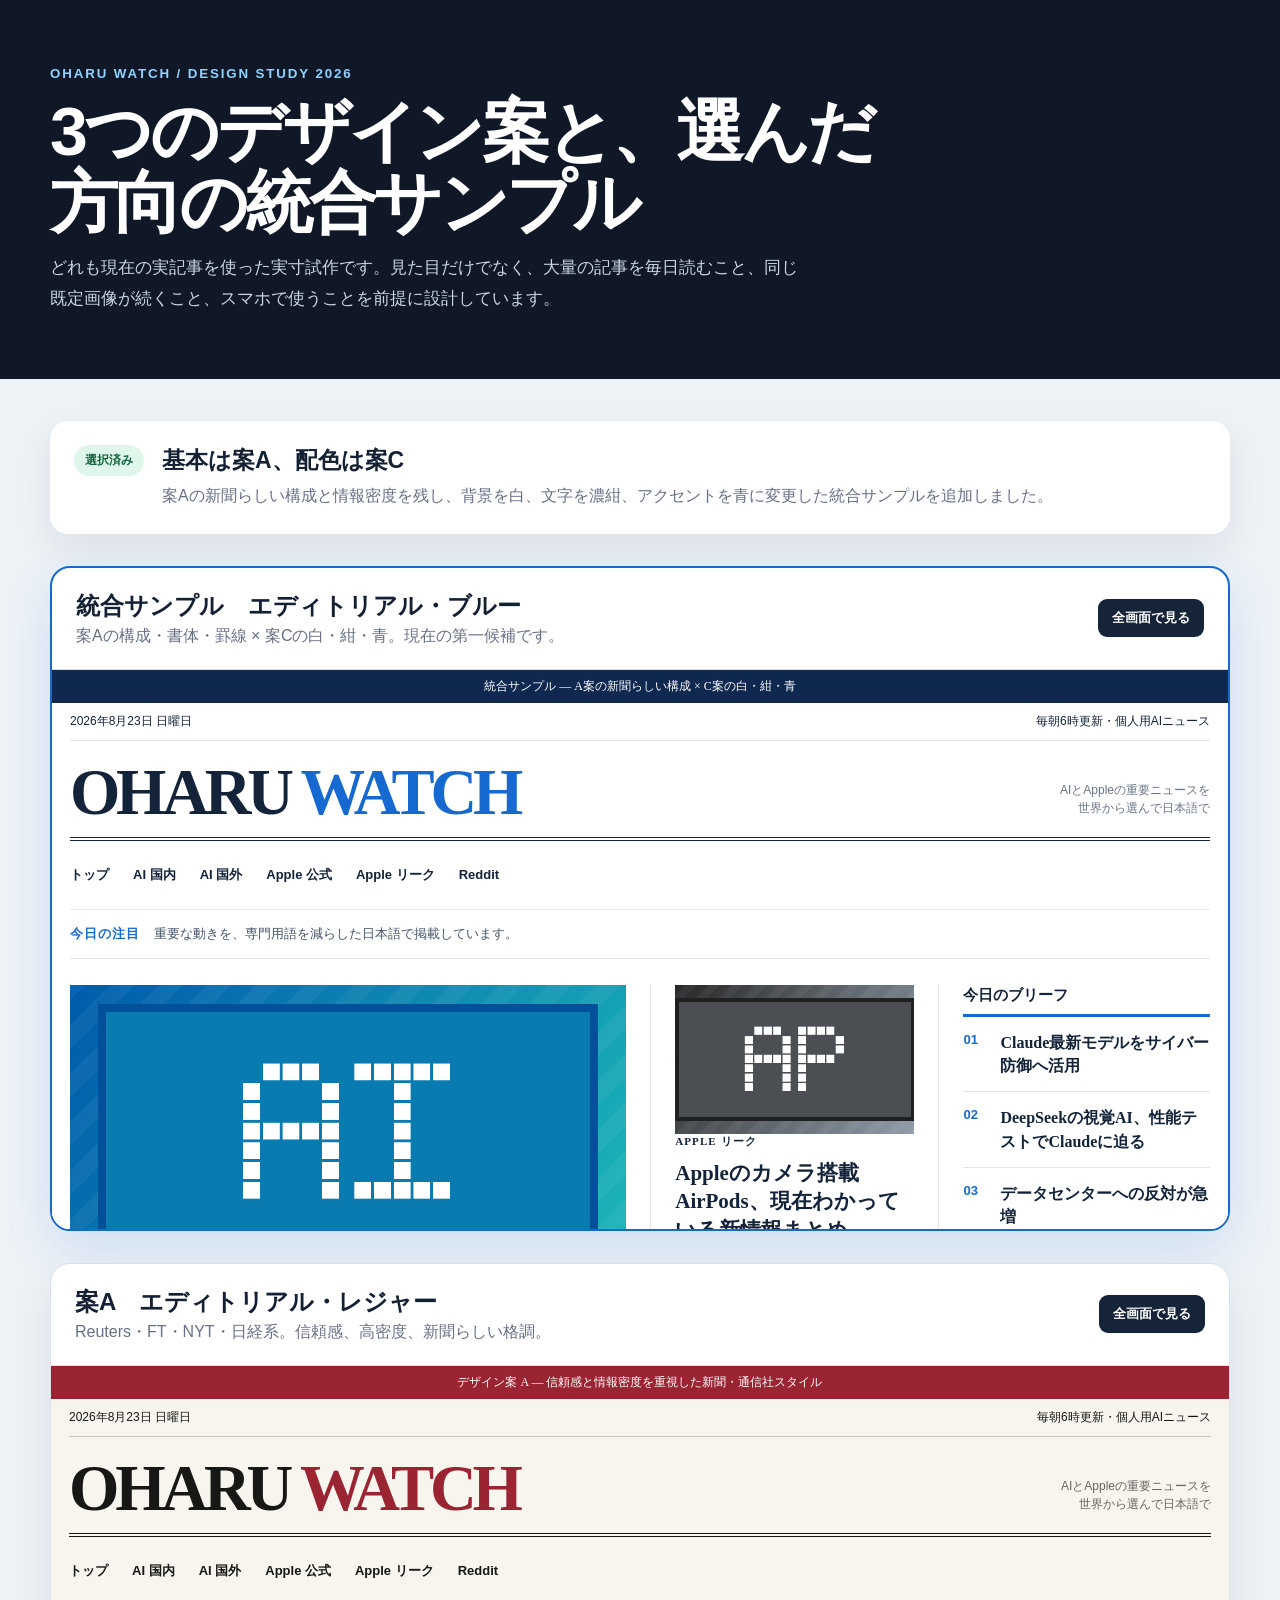
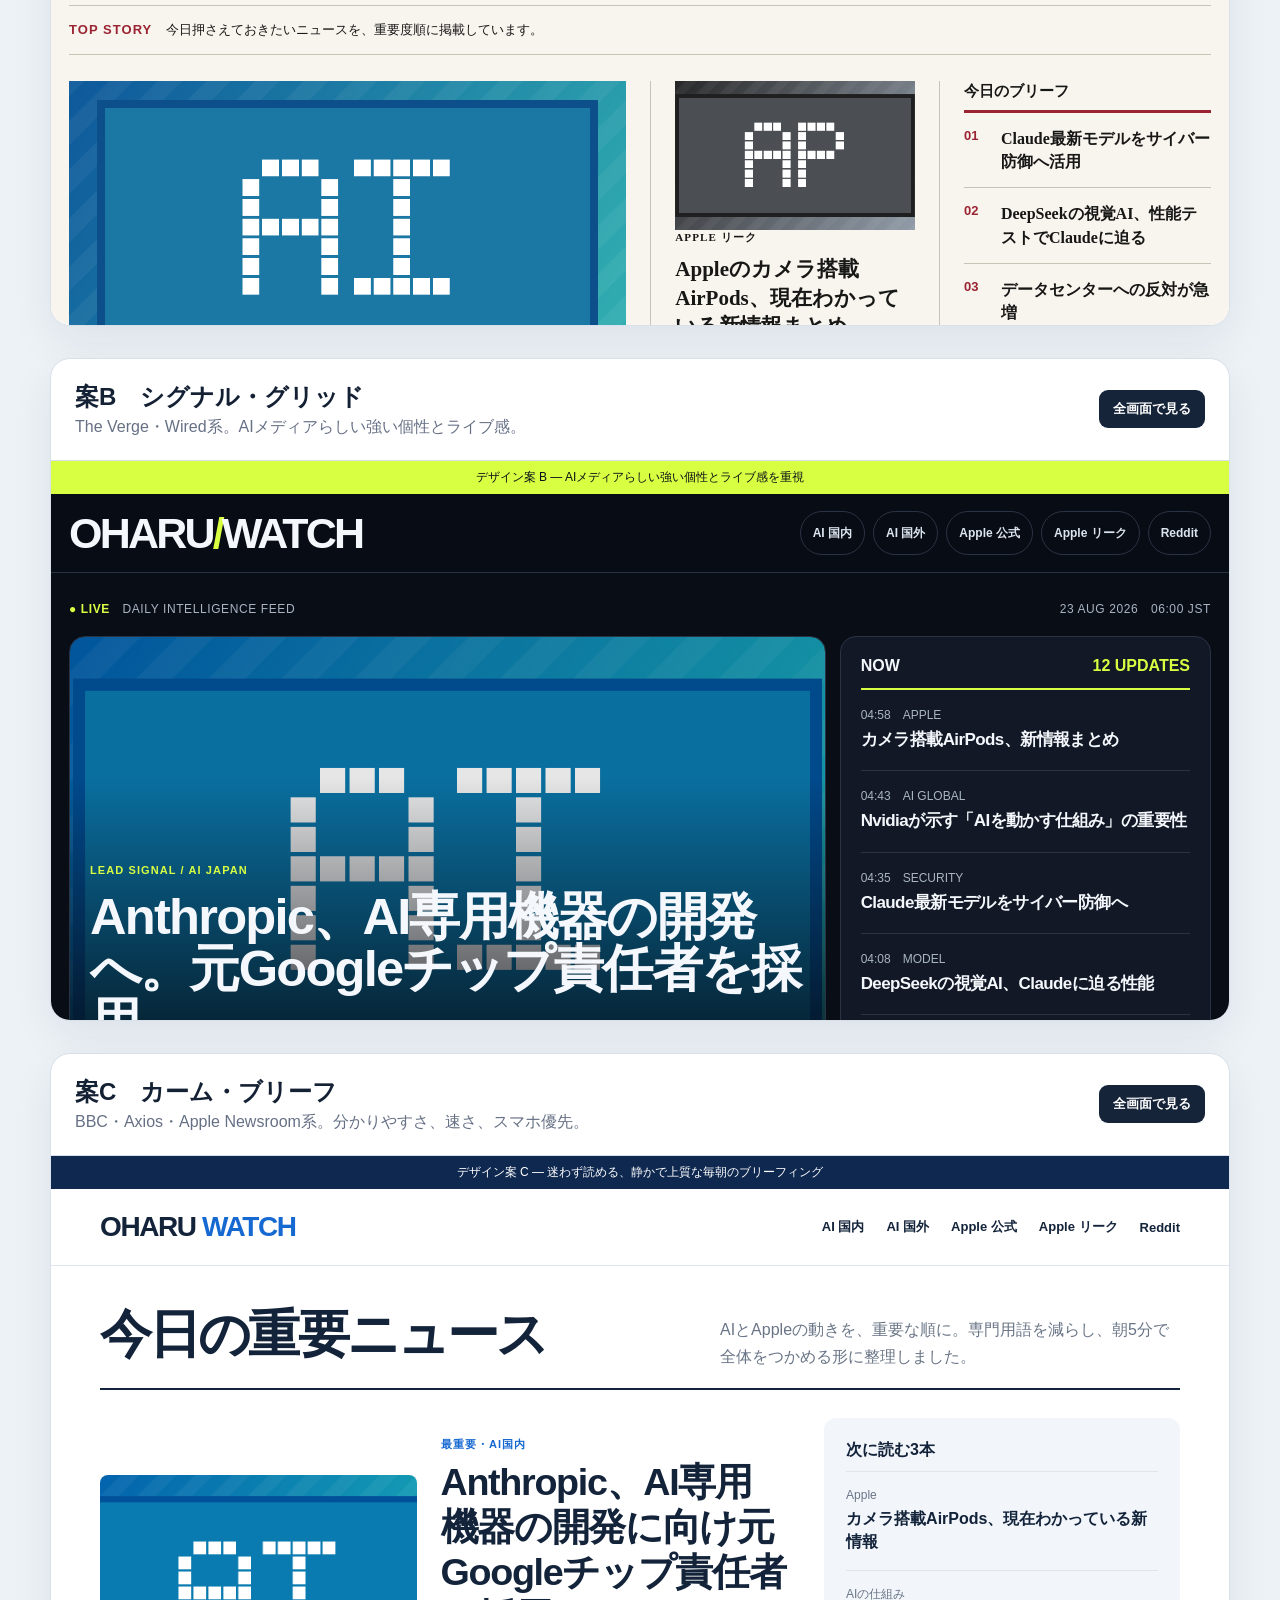
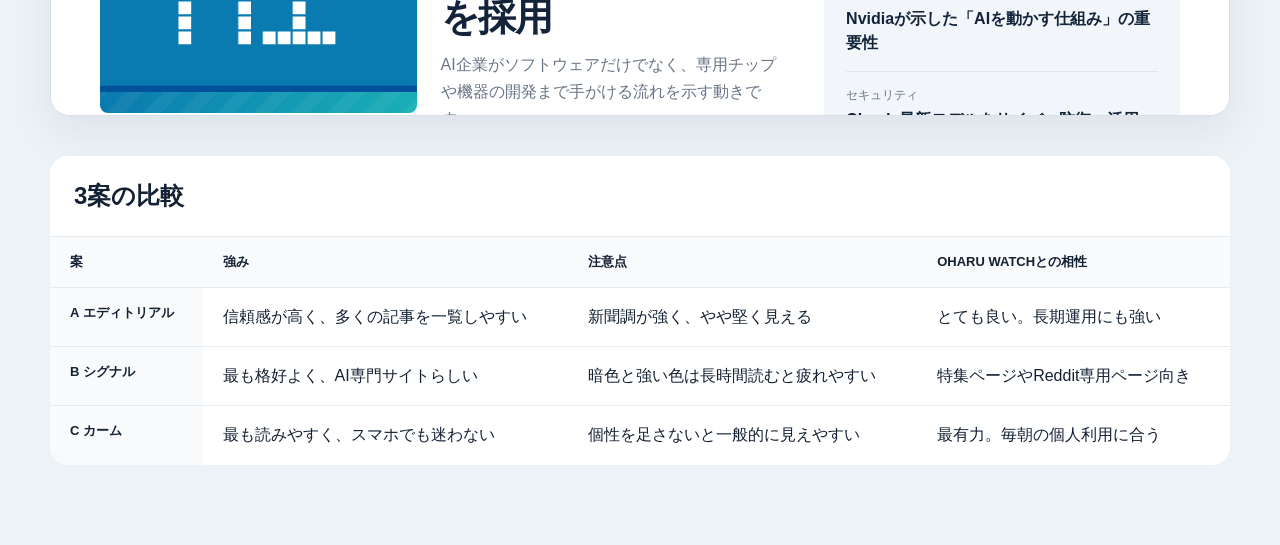
<file: design-proposals/index.html>
<!doctype html>
<html lang="ja">
<head>
  <meta charset="utf-8">
  <meta name="viewport" content="width=device-width, initial-scale=1">
  <title>OHARU WATCH 次期デザイン比較・統合サンプル</title>
  <link rel="stylesheet" href="proposal.css?v=20260823-ac">
</head>
<body class="hub">
  <header class="hub-header">
    <small>OHARU WATCH / DESIGN STUDY 2026</small>
    <h1>3つのデザイン案と、選んだ方向の統合サンプル</h1>
    <p>どれも現在の実記事を使った実寸試作です。見た目だけでなく、大量の記事を毎日読むこと、同じ既定画像が続くこと、スマホで使うことを前提に設計しています。</p>
  </header>
  <main class="hub-main">
    <section class="hub-recommendation">
      <strong>選択済み</strong>
      <div><h2>基本は案A、配色は案C</h2><p>案Aの新聞らしい構成と情報密度を残し、背景を白、文字を濃紺、アクセントを青に変更した統合サンプルを追加しました。</p></div>
    </section>

    <section class="concept-preview selected-preview">
      <div class="preview-heading"><div><h2>統合サンプル　エディトリアル・ブルー</h2><p>案Aの構成・書体・罫線 × 案Cの白・紺・青。現在の第一候補です。</p></div><a href="concept-ac-editorial-blue.html">全画面で見る</a></div>
      <iframe src="concept-ac-editorial-blue.html" title="A案の構成とC案の配色を組み合わせた統合サンプル"></iframe>
    </section>

    <section class="concept-preview">
      <div class="preview-heading"><div><h2>案A　エディトリアル・レジャー</h2><p>Reuters・FT・NYT・日経系。信頼感、高密度、新聞らしい格調。</p></div><a href="concept-a-ledger.html">全画面で見る</a></div>
      <iframe src="concept-a-ledger.html" title="案A エディトリアル・レジャー"></iframe>
    </section>

    <section class="concept-preview">
      <div class="preview-heading"><div><h2>案B　シグナル・グリッド</h2><p>The Verge・Wired系。AIメディアらしい強い個性とライブ感。</p></div><a href="concept-b-signal.html">全画面で見る</a></div>
      <iframe src="concept-b-signal.html" title="案B シグナル・グリッド" loading="lazy"></iframe>
    </section>

    <section class="concept-preview">
      <div class="preview-heading"><div><h2>案C　カーム・ブリーフ</h2><p>BBC・Axios・Apple Newsroom系。分かりやすさ、速さ、スマホ優先。</p></div><a href="concept-c-calm.html">全画面で見る</a></div>
      <iframe src="concept-c-calm.html" title="案C カーム・ブリーフ" loading="lazy"></iframe>
    </section>

    <section class="comparison">
      <table>
        <caption>3案の比較</caption>
        <thead><tr><th>案</th><th>強み</th><th>注意点</th><th>OHARU WATCHとの相性</th></tr></thead>
        <tbody>
          <tr><th>A エディトリアル</th><td>信頼感が高く、多くの記事を一覧しやすい</td><td>新聞調が強く、やや堅く見える</td><td>とても良い。長期運用にも強い</td></tr>
          <tr><th>B シグナル</th><td>最も格好よく、AI専門サイトらしい</td><td>暗色と強い色は長時間読むと疲れやすい</td><td>特集ページやReddit専用ページ向き</td></tr>
          <tr><th>C カーム</th><td>最も読みやすく、スマホでも迷わない</td><td>個性を足さないと一般的に見えやすい</td><td>最有力。毎朝の個人利用に合う</td></tr>
        </tbody>
      </table>
    </section>
  </main>
</body>
</html>
</file>
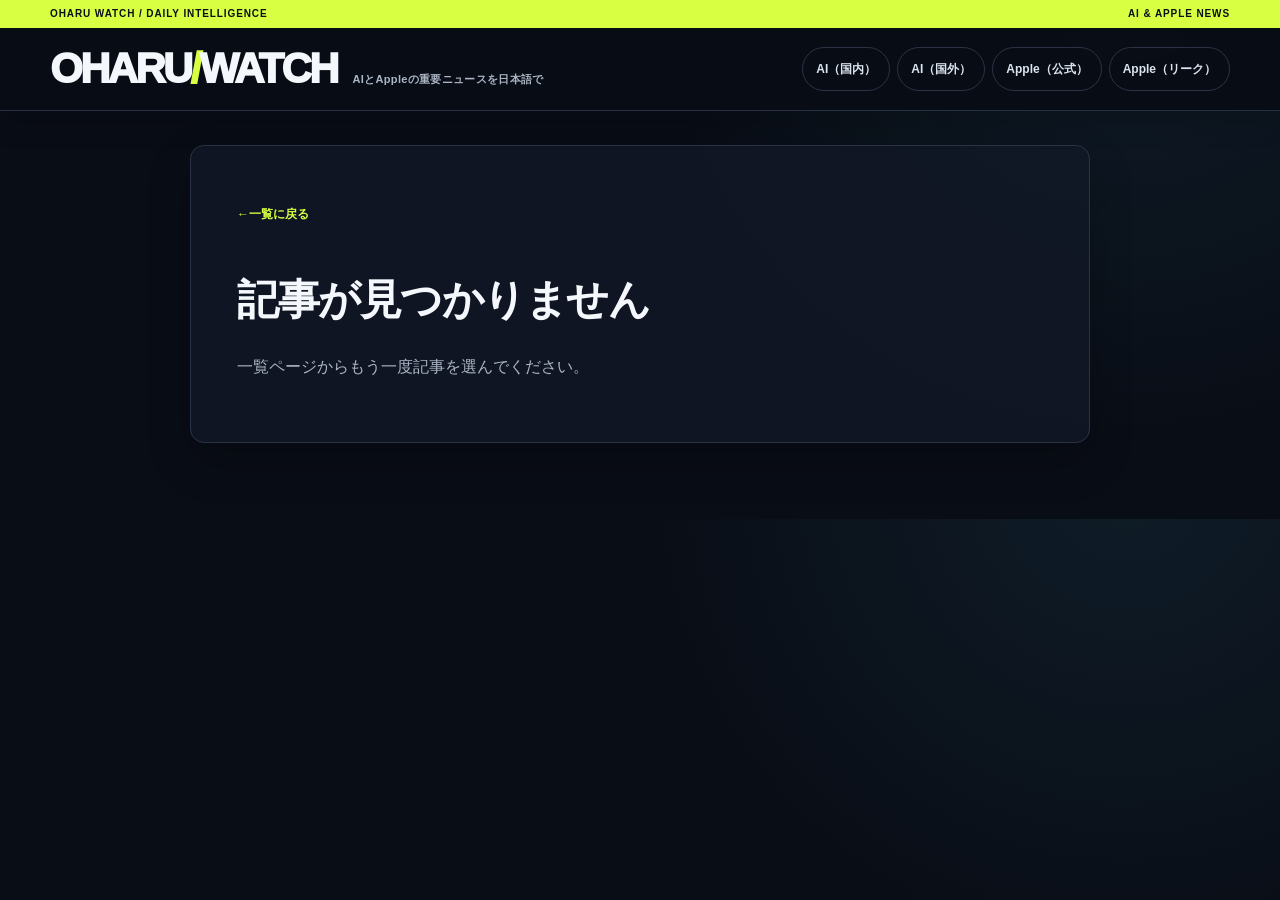
<file: article.html>
<!doctype html>
<html lang="ja">
<head>
  <meta charset="utf-8">
  <meta http-equiv="Content-Security-Policy" content="default-src &#x27;none&#x27;; script-src &#x27;sha256-73WKcsdFbTsTx41HaOwuIrO/drTZXs86lgxyj5VYYsQ=&#x27;; style-src &#x27;self&#x27;; img-src &#x27;self&#x27; https: data:; connect-src &#x27;self&#x27;; base-uri &#x27;none&#x27;; form-action &#x27;none&#x27;; object-src &#x27;none&#x27;; upgrade-insecure-requests">
  <meta name="viewport" content="width=device-width, initial-scale=1">
  <title>記事詳細 - OHARU WATCH</title>
  <meta name="description" content="OHARU WATCHの記事詳細">
  <link rel="stylesheet" href="style.css?v=20260823-signal">
</head>
<body>
  <header class="site-header">
    <div class="signal-strip"><span>OHARU WATCH / DAILY INTELLIGENCE</span><span>AI &amp; APPLE NEWS</span></div>
    <div class="header-inner">
      <div class="brand-block">
        <a class="site-title" href="index.html">OHARU<i>/</i>WATCH</a>
        <span class="site-tagline">AIとAppleの重要ニュースを日本語で</span>
      </div>
      <nav class="category-nav" aria-label="カテゴリ">
        <a href="index.html#ai-japan">AI（国内）</a>
        <a href="index.html#ai-global">AI（国外）</a>
        <a href="index.html#apple-official">Apple（公式）</a>
        <a href="index.html#apple-rumors">Apple（リーク）</a>
      </nav>
    </div>
  </header>

  <main class="detail-shell">
    <article class="detail-article" id="article-root">
      <p class="muted">記事を読み込んでいます。</p>
    </article>
  </main>

  <script id="articles-data" type="application/json">[{"id": "0e6e9e58fc346f75", "title": "【Amazonブラックフライデー先行セール】Belkin iPhone17/16 Pro対応 保護ガラスフィルム UltraGlass 2・InvisiGlass 4種", "original_title": "", "category": "Apple（リーク情報）", "source": "AppBank", "source_url": "", "published_at": "2026-11-28T02:35:00+00:00", "url": "https://www.appbank.net/2026/11/28/iphone-news/3180111.php", "thumbnail_url": "assets/default-apple.png", "summary": "Amazonブラックフライデー先行セールで、Belkinの iPhone17/16 Pro対応 保護ガラスフィルムのうち、UltraGlass 2とInvisiGlassの4種が値引きされています。販売価格は1,574円 […]", "article_body": "Amazonブラックフライデー先行セールで、Belkinの iPhone17/16 Pro対応 保護ガラスフィルムのうち、UltraGlass 2とInvisiGlassの4種が値引きされています。販売価格は1,574円 […]", "description": "Amazonブラックフライデー先行セールで、Belkinの iPhone17/16 Pro対応 保護ガラスフィルムのうち、UltraGlass 2とInvisiGlassの4種が値引きされています。販売価格は1,574円 […]", "key_points": [], "importance": 3, "summary_source": "fallback", "impact_for_me": ""}, {"id": "42d168ee62a78ae5", "title": "Amazonブラックフライデー先行セール対象のApple製品と割引率まとめ", "original_title": "", "category": "Apple（リーク情報）", "source": "iPhone Mania", "source_url": "", "published_at": "2026-11-28T02:30:44+00:00", "url": "https://iphone-mania.jp/sale-609280/", "thumbnail_url": "assets/default-apple.png", "summary": "Amazoが開催しているブラックフライデー先行セール対象のApple製品（新品）の販売価格と割引率をまとめました。 Amazonはまた、中古品や整備済み製品を対象としたリユースセールも実施中です。 ブラックフライデー先行 […]", "article_body": "Amazoが開催しているブラックフライデー先行セール対象のApple製品（新品）の販売価格と割引率をまとめました。 Amazonはまた、中古品や整備済み製品を対象としたリユースセールも実施中です。 ブラックフライデー先行 […]", "description": "Amazoが開催しているブラックフライデー先行セール対象のApple製品（新品）の販売価格と割引率をまとめました。 Amazonはまた、中古品や整備済み製品を対象としたリユースセールも実施中です。 ブラックフライデー先行 […]", "key_points": [], "importance": 3, "summary_source": "fallback", "impact_for_me": ""}, {"id": "726d2d82dd6f5859", "title": "iPhone 18 Pro、本人より2時間早く別人が受け取り。AI偽造とみられる身分証をスマホで提示", "original_title": "", "category": "Apple（リーク情報）", "source": "gori.me", "source_url": "", "published_at": "2026-11-28T02:20:52+00:00", "url": "https://gori.me/iphone/iphone-news/173170", "thumbnail_url": "assets/default-apple.png", "summary": "フランスのラ・ロシェルで、Appleのオンラインストアで注文したiPhone 18 Proが、本人より約2時間早く別人に受け取られた。男はAIで偽造したとみられる身分証をスマホで見せたとされる。Appleは交換・返金を拒否し、盗難届後も端末は遠隔で止められていない。日本の受け取り条件と比べる。 The post iPhone 18 Pro、本人より2時間早く…", "article_body": "フランスのラ・ロシェルで、Appleのオンラインストアで注文したiPhone 18 Proが、本人より約2時間早く別人に受け取られた。男はAIで偽造したとみられる身分証をスマホで見せたとされる。Appleは交換・返金を拒否し、盗難届後も端末は遠隔で止められていない。日本の受け取り条件と比べる。 The post iPhone 18 Pro、本人より2時間早く別人が受け取り。AI偽造とみられる身分証をスマホで提示 first appeared on ゴリミー . 【もっと読む】", "description": "フランスのラ・ロシェルで、Appleのオンラインストアで注文したiPhone 18 Proが、本人より約2時間早く別人に受け取られた。男はAIで偽造したとみられる身分証をスマホで見せたとされる。Appleは交換・返金を拒否し、盗難届後も端末は遠隔で止められていない。日本の受け取り条件と比べる。 The post iPhone 18 Pro、本人より2時間早く別人が受け取り。AI偽造とみられる身分証をスマホで提示 first appeared on ゴリミー . 【もっと読む】", "key_points": [], "importance": 3, "summary_source": "fallback", "impact_for_me": ""}, {"id": "292e5e4417c34f94", "title": "波をビッドで奪い合うサーフィン系ローグライクデッキビルダー『R.O.G.U.E. Waves』Steamでリリース予定", "original_title": "", "category": "Apple（リーク情報）", "source": "AppBank", "source_url": "", "published_at": "2026-11-28T01:40:00+00:00", "url": "https://www.appbank.net/2026/11/28/game/3176367.php", "thumbnail_url": "assets/default-apple.png", "summary": "Pomelo Gamesは、サーフィン系ローグライクデッキビルダー『R.O.G.U.E. Waves』を近日リリース予定です。配信先はSteamで、対応OSはWindowsとMacです。 サーフィン大会を舞台に、技カード […]", "article_body": "Pomelo Gamesは、サーフィン系ローグライクデッキビルダー『R.O.G.U.E. Waves』を近日リリース予定です。配信先はSteamで、対応OSはWindowsとMacです。 サーフィン大会を舞台に、技カード […]", "description": "Pomelo Gamesは、サーフィン系ローグライクデッキビルダー『R.O.G.U.E. Waves』を近日リリース予定です。配信先はSteamで、対応OSはWindowsとMacです。 サーフィン大会を舞台に、技カード […]", "key_points": [], "importance": 3, "summary_source": "fallback", "impact_for_me": ""}, {"id": "6316857dd9fb8170", "title": "【Amazonブラックフライデー先行セール】TORRAS Ostand O3 Air 360°回転スタンド iPhoneケース、対応機種4区分・カラー5色の計13商品が9,240円", "original_title": "", "category": "Apple（リーク情報）", "source": "AppBank", "source_url": "", "published_at": "2026-11-28T01:25:00+00:00", "url": "https://www.appbank.net/2026/11/28/iphone-news/3181084.php", "thumbnail_url": "assets/default-apple.png", "summary": "TORRASの「Ostand O3 Air」は、上下のエアバッグ構造と360°回転スタンドを一体にした半透明グラデーションのiPhoneケースです。Amazonブラックフライデー先行セールでは、セール対象の13商品がいず […]", "article_body": "TORRASの「Ostand O3 Air」は、上下のエアバッグ構造と360°回転スタンドを一体にした半透明グラデーションのiPhoneケースです。Amazonブラックフライデー先行セールでは、セール対象の13商品がいず […]", "description": "TORRASの「Ostand O3 Air」は、上下のエアバッグ構造と360°回転スタンドを一体にした半透明グラデーションのiPhoneケースです。Amazonブラックフライデー先行セールでは、セール対象の13商品がいず […]", "key_points": [], "importance": 3, "summary_source": "fallback", "impact_for_me": ""}, {"id": "e3312553efdab5cf", "title": "13インチiPad Proはもう割引終了。ブラックフライデーでさっそく消えた8製品と、代わりに今買える物", "original_title": "", "category": "Apple（リーク情報）", "source": "gori.me", "source_url": "", "published_at": "2026-11-28T01:20:28+00:00", "url": "https://gori.me/amazon/amazon-sale/173169", "thumbnail_url": "assets/default-apple.png", "summary": "Amazonブラックフライデーが始まって1日で、13インチiPad ProやMacBook Pro、iPhone Airの1TBは割引が終わった。iPad（A16）やKindleの32GBは在庫切れ。紹介した185商品を確かめて分かった8製品と、代わりに今買えるiPad AirやMacBook Airをまとめた。 The post 13インチiPad Pro…", "article_body": "Amazonブラックフライデーが始まって1日で、13インチiPad ProやMacBook Pro、iPhone Airの1TBは割引が終わった。iPad（A16）やKindleの32GBは在庫切れ。紹介した185商品を確かめて分かった8製品と、代わりに今買えるiPad AirやMacBook Airをまとめた。 The post 13インチiPad Proはもう割引終了。ブラックフライデーでさっそく消えた8製品と、代わりに今買える物 first appeared on ゴリミー . 【もっと読む】", "description": "Amazonブラックフライデーが始まって1日で、13インチiPad ProやMacBook Pro、iPhone Airの1TBは割引が終わった。iPad（A16）やKindleの32GBは在庫切れ。紹介した185商品を確かめて分かった8製品と、代わりに今買えるiPad AirやMacBook Airをまとめた。 The post 13インチiPad Proはもう割引終了。ブラックフライデーでさっそく消えた8製品と、代わりに今買える物 first appeared on ゴリミー . 【もっと読む】", "key_points": [], "importance": 3, "summary_source": "fallback", "impact_for_me": ""}, {"id": "80dce42ca7fa0375", "title": "【Amazonブラックフライデー先行セール】RORRY Apple Watch対応モバイルバッテリー 全6色が最大36%OFF", "original_title": "", "category": "Apple（リーク情報）", "source": "AppBank", "source_url": "", "published_at": "2026-11-28T01:20:00+00:00", "url": "https://www.appbank.net/2026/11/28/iphone-news/3181093.php", "thumbnail_url": "assets/default-apple.png", "summary": "Apple Watchを磁気で充電でき、Type-CケーブルとiPhone用ケーブルも本体に内蔵した、RORRYの5000mAhモバイルバッテリーがセール対象です。全6色の販売価格は2,999円から3,312円で、参考価 […]", "article_body": "Apple Watchを磁気で充電でき、Type-CケーブルとiPhone用ケーブルも本体に内蔵した、RORRYの5000mAhモバイルバッテリーがセール対象です。全6色の販売価格は2,999円から3,312円で、参考価 […]", "description": "Apple Watchを磁気で充電でき、Type-CケーブルとiPhone用ケーブルも本体に内蔵した、RORRYの5000mAhモバイルバッテリーがセール対象です。全6色の販売価格は2,999円から3,312円で、参考価 […]", "key_points": [], "importance": 3, "summary_source": "fallback", "impact_for_me": ""}, {"id": "0064b3de70490f17", "title": "【Amazonブラックフライデー先行セール】NIMASO MagSafe対応iPhoneケース 機種・カラー別59商品、1,044円〜2,255円", "original_title": "", "category": "Apple（リーク情報）", "source": "AppBank", "source_url": "", "published_at": "2026-11-28T00:55:00+00:00", "url": "https://www.appbank.net/2026/11/28/iphone-news/3181081.php", "thumbnail_url": "assets/default-apple.png", "summary": "NIMASOのMagSafe対応iPhoneケースが、Amazonブラックフライデー先行セールの対象になっています。対応機種とカラーを組み合わせた59商品で、販売価格は1,044円から2,255円です。参考価格または過去 […]", "article_body": "NIMASOのMagSafe対応iPhoneケースが、Amazonブラックフライデー先行セールの対象になっています。対応機種とカラーを組み合わせた59商品で、販売価格は1,044円から2,255円です。参考価格または過去 […]", "description": "NIMASOのMagSafe対応iPhoneケースが、Amazonブラックフライデー先行セールの対象になっています。対応機種とカラーを組み合わせた59商品で、販売価格は1,044円から2,255円です。参考価格または過去 […]", "key_points": [], "importance": 3, "summary_source": "fallback", "impact_for_me": ""}, {"id": "c2d1d8f2b95ee5e7", "title": "【初日の散財】みんながAmazonブラックフライデーで本気で迷った物ランキングTOP15。1位はiPad Air", "original_title": "", "category": "Apple（リーク情報）", "source": "gori.me", "source_url": "", "published_at": "2026-11-27T22:45:47+00:00", "url": "https://gori.me/amazon/amazon-sale/173163", "thumbnail_url": "assets/default-apple.png", "summary": "Amazonブラックフライデーの先行セール初日に、ゴリミーの読者が本気で迷った物をTOP15にした。1位はiPad Air（M4）、2位はMac mini（M6）、3位はiPhone Air。上位はApple製品とAdobe、11位からはCIOやAnkerの充電まわりが続いた。割引が終わった物もまとめた。 The post 【初日の散財】みんながAmazon…", "article_body": "Amazonブラックフライデーの先行セール初日に、ゴリミーの読者が本気で迷った物をTOP15にした。1位はiPad Air（M4）、2位はMac mini（M6）、3位はiPhone Air。上位はApple製品とAdobe、11位からはCIOやAnkerの充電まわりが続いた。割引が終わった物もまとめた。 The post 【初日の散財】みんながAmazonブラックフライデーで本気で迷った物ランキングTOP15。1位はiPad Air first appeared on ゴリミー . 【もっと読む】", "description": "Amazonブラックフライデーの先行セール初日に、ゴリミーの読者が本気で迷った物をTOP15にした。1位はiPad Air（M4）、2位はMac mini（M6）、3位はiPhone Air。上位はApple製品とAdobe、11位からはCIOやAnkerの充電まわりが続いた。割引が終わった物もまとめた。 The post 【初日の散財】みんながAmazonブラックフライデーで本気で迷った物ランキングTOP15。1位はiPad Air first appeared on ゴリミー . 【もっと読む】", "key_points": [], "importance": 3, "summary_source": "fallback", "impact_for_me": ""}, {"id": "40957271419e24b2", "title": "Amazonブラックフライデー先行セールで、Anker Prime Desktop Chargerの51%OFFセールやクランプ式Nano Power Stripの初セールが開催中。", "original_title": "", "category": "Apple（リーク情報）", "source": "AAPL Ch.", "source_url": "", "published_at": "2026-11-27T22:00:01+00:00", "url": "https://applech2.com/archives/20261128-amazon-anker-charger-black-friday-sale.html", "thumbnail_url": "assets/default-apple.png", "summary": "Amazonブラックフライデー先行セールで、Anker Prime Desktop Chargerの51%OFFセールやクランプ式Nano Power Stripの初セールが開催されています。詳細は以下から。 Ama […] The post Amazonブラックフライデー先行セールで、Anker Prime Desktop Chargerの51%OFFセー…", "article_body": "Amazonブラックフライデー先行セールで、Anker Prime Desktop Chargerの51%OFFセールやクランプ式Nano Power Stripの初セールが開催されています。詳細は以下から。 Ama […] The post Amazonブラックフライデー先行セールで、Anker Prime Desktop Chargerの51%OFFセールやクランプ式Nano Power Stripの初セールが開催中。 first appeared on AAPL Ch. .", "description": "Amazonブラックフライデー先行セールで、Anker Prime Desktop Chargerの51%OFFセールやクランプ式Nano Power Stripの初セールが開催されています。詳細は以下から。 Ama […] The post Amazonブラックフライデー先行セールで、Anker Prime Desktop Chargerの51%OFFセールやクランプ式Nano Power Stripの初セールが開催中。 first appeared on AAPL Ch. .", "key_points": [], "importance": 3, "summary_source": "fallback", "impact_for_me": ""}, {"id": "08f091640aa6ea32", "title": "OpenAI、企業秘密の窃盗と共有サプライヤーへの強制疑惑でAppleを反訴", "original_title": "OpenAI countersues Apple over trade secret theft and alleged coercion of shared suppliers", "category": "AI最新情報（国外）", "source": "The Decoder", "source_url": "", "published_at": "2026-11-27T19:38:37+00:00", "url": "https://the-decoder.com/openai-countersues-apple-over-trade-secret-theft-and-alleged-coercion-of-shared-suppliers/", "thumbnail_url": "assets/default-ai.png", "summary": "OpenAIはAppleを企業秘密の窃盗と共有サプライヤーへの強要の疑いでカリフォルニア州の裁判所に告訴している。この反訴は、夏からのApple自身の訴訟に続くものだ。ちょうど 2 年前、両社は ChatGPT を iPhone に導入するために提携しました。現在、OpenAI は Apple と直接競合する独自のデバイスを開発しています。この記事は、Ope…", "article_body": "OpenAIはAppleを企業秘密の窃盗と共有サプライヤーへの強要の疑いでカリフォルニア州の裁判所に告訴している。この反訴は、夏からのApple自身の訴訟に続くものだ。ちょうど 2 年前、両社は ChatGPT を iPhone に導入するために提携しました。現在、OpenAI は Apple と直接競合する独自のデバイスを開発しています。この記事は、OpenAI が企業秘密の盗難と共有サプライヤーへの強制の疑いで Apple を反訴、最初に The Decoder に掲載されました。", "description": "OpenAI is suing Apple in a California court, accusing it of trade secret theft and of coercing shared suppliers. The countersuit follows Apple's own lawsuit from the summer. Just two years ago, the two companies teamed up to bring ChatGPT to the iPhone. Now OpenAI is building its own devices to compete directly with Apple. The article OpenAI countersues Apple over trade secret theft and alleged coercion of shared suppliers appeared first on The Decoder .", "key_points": [], "importance": 3, "summary_source": "translated_fallback", "impact_for_me": ""}, {"id": "0cda3e0008b79c9a", "title": "禁止されたNvidia Blackwellチップがアリス・ファンに関連する上海のデータセンターで発見されるとブルームバーグが報じた", "original_title": "Banned Nvidia Blackwell chips turn up in a Shanghai data center linked to Alice Huang, Bloomberg reports", "category": "AI最新情報（国外）", "source": "The Decoder", "source_url": "", "published_at": "2026-11-27T18:27:02+00:00", "url": "https://the-decoder.com/banned-nvidia-blackwell-chips-turn-up-in-a-shanghai-data-center-linked-to-alice-huang-bloomberg-reports/", "thumbnail_url": "assets/default-ai.png", "summary": "ブルームバーグの調査によると、中国企業2社がアリス・ファンに関連する上海のデータセンターにエヌビディアの強力なブラックウェルチップを設置した。シリアル番号により、ブルームバーグは台湾のメーカーであるギガバイトにたどり着きました。米国の許可なしにこれらのチップを中国に輸出することは違法だ。ブルームバーグの報道によると、禁止された Nvidia Blackwel…", "article_body": "ブルームバーグの調査によると、中国企業2社がアリス・ファンに関連する上海のデータセンターにエヌビディアの強力なブラックウェルチップを設置した。シリアル番号により、ブルームバーグは台湾のメーカーであるギガバイトにたどり着きました。米国の許可なしにこれらのチップを中国に輸出することは違法だ。ブルームバーグの報道によると、禁止された Nvidia Blackwell チップがアリス・ファンに関連する上海のデータセンターで発見されるという記事は、The Decoder に最初に掲載されました。", "description": "Two Chinese companies installed Nvidia's powerful Blackwell chips at a Shanghai data center linked to Alice Huang, according to a Bloomberg investigation. A serial number led Bloomberg to Taiwanese manufacturer Gigabyte. Exporting these chips to China without a US license is illegal. The article Banned Nvidia Blackwell chips turn up in a Shanghai data center linked to Alice Huang, Bloomberg reports appeared first on The Decoder .", "key_points": [], "importance": 3, "summary_source": "translated_fallback", "impact_for_me": ""}, {"id": "7c65c2572cce6606", "title": "AppleのM6とPROLED MacBook Proがブラックフライデーで新たな低価格に", "original_title": "Apple's M6 and PROLED MacBook Pro Reach New Low Prices for Black Friday", "category": "Apple（リーク情報）", "source": "MacRumors", "source_url": "", "published_at": "2026-11-27T17:27:01+00:00", "url": "https://www.macrumors.com/2026/11/27/m6-and-proled-macbook-pro-black-friday/", "thumbnail_url": "assets/default-apple.png", "summary": "ブラック フライデーです。今日、MacBook の割引は Amazon の最新かつ最大のオファーの一部となっています。今なら M6 MacBook Pro が 250 ドル割引、PROLED MacBook Pro が最大 327 ドル割引になります。注: MacRumors は、これらのベンダーの一部と提携パートナーです。リンクをクリックして購入すると、サ…", "article_body": "ブラック フライデーです。今日、MacBook の割引は Amazon の最新かつ最大のオファーの一部となっています。今なら M6 MacBook Pro が 250 ドル割引、PROLED MacBook Pro が最大 327 ドル割引になります。注: MacRumors は、これらのベンダーの一部と提携パートナーです。リンクをクリックして購入すると、サイトの運営を維持するために少額の支払いを受け取る場合があります。 M6 MacBook Pro Amazon では、エントリーレベルの 14 インチ M6 MacBook Pro (16GB RAM/1TB) を、1,999.00 ドルから 1,749.00 ドルという史上最低価格で販売しています。これは、今週初めに追跡した取引を約30ドル上回っています。このコンピューターと、アップグレードされた 24GB および 32GB RAM を搭載したモデルが、このブラック フライデーのセールで 250 ドル割引で入手できます。 14 インチ M6 MacBook Pro が $250 オフで $1,749.00 14 インチ 16GB RAM/1TB - $1,999.00 から $1,749.00 14 インチ 24GB RAM/1TB - $2,199.00 から $1,949.00 14 インチ 32GB RAM/1TB - PROLED XDR 搭載 MacBook Pro の $2,399.00 から $2,149.00 に値下げ。PROLED XDR ディスプレイ搭載の 16 インチ MacBook Pro に移行すると、Amazon はブラック フライデーでこれらのモデルを最大 $327 割引します。価格は 24GB RAM/1TB モデルの 3,099.00 ドルから始まり、コンピューターの価格が 300 ドル割引され、以前の低価格よりも 99 ドル高くなります。全体的に最大の割引は、48GB RAM/2TB を搭載した 16 インチ モデルで、5,399.00 ドルから 5,072.00 ドルで販売されており、327 ドルの大幅な割引となっています。 PROLED XDR 搭載 16 インチ MacBook Pro が $3,099.00 で $300 オフ 16 インチ 24GB RAM/1TB - $3,399.00 から $3,099.00 16 インチ 48GB RAM/1TB - $3,999.00 から $3,749.00 16 インチ 36GB RAM/2TB - $4,509.00、$4,799.00 から値下げ 16 インチ 48GB RAM/2TB - $5,072.00、$5,399.00 から値下げ Mac、iPad、Apple Watch などのセール情報については、Apple Black Friday の最高のセールすべてに関するメイン投稿をご覧ください。さらに割引を探している場合は、今月の最高の Apple 関連バーゲンをまとめたブラック フライデーのまとめをぜひご覧ください。お得情報ニュースレター このホリデー シーズンの最もお得な情報について詳しく知りたいですか?セール ニュースレターにご登録いただければ、今シーズンの最大のセールを見逃さないように最新情報をお届けします。関連まとめ: Apple ブラック フライデー 、 Apple セール 関連フォーラム: コミュニティ ディスカッション この記事「 Apple の M6 と PROLED MacBook Pro がブラック フライデーで新たな低価格に達する」は、MacRumors.com に最初に掲載されました。", "description": "It's Black Friday , and MacBook discounts have become some of the latest and greatest offers on Amazon today. You can get $250 off M6 MacBook Pro and up to $327 off PROLED MacBook Pro right now. Note: MacRumors is an affiliate partner with some of these vendors. When you click a link and make a purchase, we may receive a small payment, which helps us keep the site running. M6 MacBook Pro Amazon has the entry-level 14-inch M6 MacBook Pro (16GB RAM/1TB) for the new all-time low price of $1,749.00 , down from $1,999.00. This beats the deal we tracked earlier in the week by about $30. You can get this computer, plus the models with upgraded 24GB and 32GB of RAM, on sale for $250 off this Black Friday. $250 OFF 14-inch M6 MacBook Pro for $1,749.00 14-inch 16GB RAM/1TB - $1,749.00, down from $1,999.00 14-inch 24GB RAM/1TB - $1,949.00, down from $2,199.00 14-inch 32GB RAM/1TB - $2,149.00, down from $2,399.00 MacBook Pro with PROLED XDR Moving to the 16-inch MacBook Pro with PROLED XDR Display, Amazon has up to $327 off these models for Black Friday. Prices start at $3,099.00 for the 24GB RAM/1TB model, which is a $300 discount on the computer, coming in at $99 steeper than the previous low price. The overall biggest discount is on the 16-inch model with 48GB RAM/2TB, on sale for $5,072.00 , down from $5,399.00, a big $327 discount. $300 OFF 16-inch MacBook Pro with PROLED XDR for $3,099.00 16-inch 24GB RAM/1TB - $3,099.00, down from $3,399.00 16-inch 48GB RAM/1TB - $3,749.00, down from $3,999.00 16-inch 36GB RAM/2TB - $4,509.00, down from $4,799.00 16-inch 48GB RAM/2TB - $5,072.00, down from $5,399.00 You can check out our main post on all of the best Apple Black Friday deals for information on sales for Macs, iPads, Apple Watches, and more. If you're on the hunt for more discounts, be sure to visit our Black Friday roundup where we recap the best Apple-related bargains of the month. Deals Newsletter Interested in hearing more about the best deals you can find this holiday season? Sign up for our Deals Newsletter and we'll keep you updated so you don't miss the biggest deals of the season! Related Roundups: Apple Black Friday , Apple Deals Related Forum: Community Discussion This article, \" Apple's M6 and PROLED MacBook Pro Reach New Low Prices for Black Friday \" first appeared on MacRumors.com Discuss this article in our forums", "key_points": [], "importance": 3, "summary_source": "translated_fallback", "impact_for_me": ""}, {"id": "bae77cd2f2491f18", "title": "Meta 研究所とAMI 研究所の3 つの研究は、大規模な言語モデルよりも JEPA 世界モデルに対するヤン・ルカン氏の賭けを裏付ける", "original_title": "Three studies from Meta and AMI Labs back Yann LeCun's bet on JEPA world models over large language models", "category": "AI最新情報（国外）", "source": "The Decoder", "source_url": "", "published_at": "2026-11-27T16:58:56+00:00", "url": "https://the-decoder.com/three-studies-from-meta-and-ami-labs-back-yann-lecuns-bet-on-jepa-world-models-over-large-language-models/", "thumbnail_url": "assets/default-ai.png", "summary": "Yann LeCun は、自身のスタートアップ AMI Labs を通じて、言語モデルの代替案を推進しています。 JEPA アーキテクチャは、原因と結果を捉える内部世界モデルをマシンに提供することを目的としています。 3 つの新しい研究は、ロボットの計画、より効率的なトレーニング、およびエラー修正における進歩を示していますが、各部分はまだ一緒に成長する必要が…", "article_body": "Yann LeCun は、自身のスタートアップ AMI Labs を通じて、言語モデルの代替案を推進しています。 JEPA アーキテクチャは、原因と結果を捉える内部世界モデルをマシンに提供することを目的としています。 3 つの新しい研究は、ロボットの計画、より効率的なトレーニング、およびエラー修正における進歩を示していますが、各部分はまだ一緒に成長する必要があります。記事「Meta and AMI Labs からの 3 つの研究は、大規模な言語モデルよりも JEPA 世界モデルに対する Yann LeCun の賭けを裏付ける」という記事が、The Decoder に最初に掲載されました。", "description": "Yann LeCun is pushing forward with his alternative to language models through his startup AMI Labs. The JEPA architecture aims to give machines an internal world model that captures cause and effect. Three new studies show progress in robot planning, more efficient training, and error correction, though the pieces still need to grow together. The article Three studies from Meta and AMI Labs back Yann LeCun's bet on JEPA world models over large language models appeared first on The Decoder .", "key_points": [], "importance": 3, "summary_source": "translated_fallback", "impact_for_me": ""}, {"id": "37d7f01b43fbfe1e", "title": "iPhoneの写真アプリにある写真や動画をサイズ別に並べ替えて削除できる「Reclean」が、iPhone Duoに対応", "original_title": "", "category": "Apple（リーク情報）", "source": "Mac Otakara", "source_url": "", "published_at": "2026-11-27T16:18:25+00:00", "url": "https://www.macotakara.jp/iphone_app_store/entry-52457.html", "thumbnail_url": "assets/default-apple.png", "summary": "Reclean 1.1.10 Labiが、iPhone用写真ライブラリ管理アプリ「Reclean 1.1.10」を、App Storeにて配信を開始しています。 このバージョンからiPhone Duoに対応しています。 Recleanは、写真ライブラリを整理し、ストレージの空き容量を増やし、削除前にすべてを確認できるようにする無料アプリです。", "article_body": "Reclean 1.1.10 Labiが、iPhone用写真ライブラリ管理アプリ「Reclean 1.1.10」を、App Storeにて配信を開始しています。 このバージョンからiPhone Duoに対応しています。 Recleanは、写真ライブラリを整理し、ストレージの空き容量を増やし、削除前にすべてを確認できるようにする無料アプリです。", "description": "Reclean 1.1.10 Labiが、iPhone用写真ライブラリ管理アプリ「Reclean 1.1.10」を、App Storeにて配信を開始しています。 このバージョンからiPhone Duoに対応しています。 Recleanは、写真ライブラリを整理し、ストレージの空き容量を増やし、削除前にすべてを確認できるようにする無料アプリです。", "key_points": [], "importance": 3, "summary_source": "fallback", "impact_for_me": ""}, {"id": "bb3c3075e275f343", "title": "ハッカーが米空軍の主力プラットフォームCloud Oneに侵入したと報告書が発表", "original_title": "Hackers breached the US Air Force's flagship Cloud One platform, report says", "category": "AI最新情報（国外）", "source": "The Decoder", "source_url": "", "published_at": "2026-11-27T16:06:43+00:00", "url": "https://the-decoder.com/hackers-breached-the-us-air-forces-flagship-cloud-one-platform-report-says/", "thumbnail_url": "assets/default-ai.png", "summary": "ハッカーが米空軍の主力クラウドプラットフォームに侵入した。ハッカーが米空軍の主力クラウドワンプラットフォームを侵害したという記事は、報告書によると、最初にThe Decoderに掲載されたという。", "article_body": "ハッカーが米空軍の主力クラウドプラットフォームに侵入した。ハッカーが米空軍の主力クラウドワンプラットフォームを侵害したという記事は、報告書によると、最初にThe Decoderに掲載されたという。", "description": "Hackers breached the US Air Force's flagship cloud platform. The article Hackers breached the US Air Force's flagship Cloud One platform, report says appeared first on The Decoder .", "key_points": [], "importance": 3, "summary_source": "translated_fallback", "impact_for_me": ""}, {"id": "49a0b0da24d2d359", "title": "OpenAIは、自律型AIの推測を減らすために「Athena」データプラットフォームを構築しています", "original_title": "OpenAI is building \"Athena\" data platform to cut down on AI agent guesswork", "category": "AI最新情報（国外）", "source": "The Decoder", "source_url": "", "published_at": "2026-11-27T16:05:23+00:00", "url": "https://the-decoder.com/openai-is-building-athena-data-platform-to-cut-down-on-ai-agent-guesswork/", "thumbnail_url": "assets/default-ai.png", "summary": "ChatGPT Work の OpenAI のデータ エージェントはまだ十分正確ではありません。同社は「Athena」というコード名で、エージェントにビジネス指標の標準化された定義を提供するセマンティックレイヤーを構築している。このツールにより、OpenAI は Snowflake や Databricks と直接競合する可能性もあります。 OpenAI が…", "article_body": "ChatGPT Work の OpenAI のデータ エージェントはまだ十分正確ではありません。同社は「Athena」というコード名で、エージェントにビジネス指標の標準化された定義を提供するセマンティックレイヤーを構築している。このツールにより、OpenAI は Snowflake や Databricks と直接競合する可能性もあります。 OpenAI が AI エージェントの推測を削減するために「Athena」データ プラットフォームを構築しているという記事は、 The Decoder に最初に掲載されました。", "description": "OpenAI's data agent in ChatGPT Work still isn't accurate enough. Under the codename \"Athena,\" the company is building a semantic layer that gives agents standardized definitions for business metrics. The tool could also put OpenAI in direct competition with Snowflake and Databricks. The article OpenAI is building \"Athena\" data platform to cut down on AI agent guesswork appeared first on The Decoder .", "key_points": [], "importance": 3, "summary_source": "translated_fallback", "impact_for_me": ""}, {"id": "1db0e8d6686b4da3", "title": "ロックスターのAIのジレンマ: GTA 6の段階的リリースモデルはプログラミング支援AIに耐えられるでしょうか?", "original_title": "Rockstar's AI dilemma: Can GTA 6's staggered release model survive coding agents?", "category": "AI最新情報（国外）", "source": "The Decoder", "source_url": "", "published_at": "2026-11-27T15:37:47+00:00", "url": "https://the-decoder.com/rockstars-ai-dilemma-can-gta-6s-staggered-release-model-survive-coding-agents/", "thumbnail_url": "assets/default-ai.png", "summary": "37 億 9,000 万ドルという記録的なコンソールの発売からわずか数日後に、リークされた Xbox ビルドの GTA 6 をリバース エンジニアリングを通じて PC に導入するために 40 以上のプロジェクトが取り組んでいます。 Claude Code のような AI コーディング エージェントはプロセスを大幅に高速化しているため、初期の非公式マルチプレイ…", "article_body": "37 億 9,000 万ドルという記録的なコンソールの発売からわずか数日後に、リークされた Xbox ビルドの GTA 6 をリバース エンジニアリングを通じて PC に導入するために 40 以上のプロジェクトが取り組んでいます。 Claude Code のような AI コーディング エージェントはプロセスを大幅に高速化しているため、初期の非公式マルチプレイヤー モードがすでに実行されています。ロックスターのPCビジネスモデルの遅れがプレッシャーにさらされている。記事「ロックスターの AI ジレンマ: GTA 6 の段階的リリース モデルはコーディング エージェントに耐えられるか?」最初に登場したのは「The Decoder」です。", "description": "More than 40 projects are working to bring a leaked Xbox build of GTA 6 to PC through reverse engineering just days after its $3.79 billion record console launch. AI coding agents like Claude Code are speeding up the process so much that an early unofficial multiplayer mode is already running. Rockstar's delayed PC business model is coming under pressure. The article Rockstar's AI dilemma: Can GTA 6's staggered release model survive coding agents? appeared first on The Decoder .", "key_points": [], "importance": 3, "summary_source": "translated_fallback", "impact_for_me": ""}, {"id": "940b001f1ed79a18", "title": "SAPはAIへの転換に伴い少なくとも1万人の人員削減を計画している", "original_title": "SAP plans to cut at least 10,000 jobs as it pivots to AI", "category": "AI最新情報（国外）", "source": "The Decoder", "source_url": "", "published_at": "2026-11-27T14:57:25+00:00", "url": "https://the-decoder.com/sap-plans-to-cut-at-least-10000-jobs-as-it-pivots-to-ai/", "thumbnail_url": "assets/default-ai.png", "summary": "ブルームバーグが事情に詳しい関係者の話として報じたところによると、SAPはAIの大規模な再編の一環として、少なくとも1万人のポジションを削減する準備を進めているという。 SAP は AI への転換に伴い少なくとも 10,000 人の雇用削減を計画しているという記事は、The Decoder に最初に掲載されました。", "article_body": "ブルームバーグが事情に詳しい関係者の話として報じたところによると、SAPはAIの大規模な再編の一環として、少なくとも1万人のポジションを削減する準備を進めているという。 SAP は AI への転換に伴い少なくとも 10,000 人の雇用削減を計画しているという記事は、The Decoder に最初に掲載されました。", "description": "SAP is preparing to eliminate at least 10,000 positions as part of a sweeping AI restructuring, Bloomberg reports, citing people familiar with the matter. The article SAP plans to cut at least 10,000 jobs as it pivots to AI appeared first on The Decoder .", "key_points": [], "importance": 3, "summary_source": "translated_fallback", "impact_for_me": ""}, {"id": "1d140bb3b26b0663", "title": "AndroidのDIY ウィジェットはちょっとした雰囲気コーディングの楽しみです", "original_title": "Android’s DIY widgets are a bit of vibe-coding fun", "category": "AI最新情報（国外）", "source": "The Verge AI", "source_url": "", "published_at": "2026-11-27T14:00:00+00:00", "url": "https://www.theverge.com/tech/1041801/android-intelligence-create-my-widget-gemini", "thumbnail_url": "assets/default-ai.png", "summary": "カレンダーの管理のほかに、AI にやってもらいたいことが 1 つあります。それは、バスに乗り遅れそうになったら教えてくれるということです。必要なのはウィジェットです。家の近くのバス停の到着時間をリアルタイムで知らせる必要があります。携帯電話の画面をタップして適切なアプリを開き、[…]", "article_body": "カレンダーの管理のほかに、AI にやってもらいたいことが 1 つあります。それは、バスに乗り遅れそうになったら教えてくれるということです。必要なのはウィジェットです。家の近くのバス停の到着時間をリアルタイムで知らせる必要があります。携帯電話の画面をタップして適切なアプリを開き、[…]", "description": "Aside from dealing with my calendar, there's one thing I want AI to do: tell me if I'm about to miss the bus. What I need is a widget. It needs to tell me real-time arrivals for the bus stop near my house. Tapping around on my phone screen to open the right app and […]", "key_points": [], "importance": 3, "summary_source": "translated_fallback", "impact_for_me": ""}, {"id": "2daa8ab5fcb67fda", "title": "GPT-6.2 Astraとは？料金・使い方・Solとの違いを法人向けに徹底解説", "original_title": "", "category": "AI最新情報（国内）", "source": "AIsmiley AIニュース", "source_url": "", "published_at": "2026-11-27T08:18:00+00:00", "url": "https://aismiley.co.jp/ai_news/gpt-6-2-astra/", "thumbnail_url": "assets/default-ai.png", "summary": "GPT-6.2 Astraは、OpenAIが2026年11月に発表した最上位のAIモデルです。 「前のGPT-6 Astraから何が変わったのか」「自社のプランで使えるのか」「同時発表のSolとどう使い分けるのか」。発表 […] The post GPT-6.2 Astraとは？料金・使い方・Solとの違いを法人向けに徹底解説 first appeared…", "article_body": "GPT-6.2 Astraは、OpenAIが2026年11月に発表した最上位のAIモデルです。 「前のGPT-6 Astraから何が変わったのか」「自社のプランで使えるのか」「同時発表のSolとどう使い分けるのか」。発表 […] The post GPT-6.2 Astraとは？料金・使い方・Solとの違いを法人向けに徹底解説 first appeared on AIポータルメディアAIsmiley .", "description": "GPT-6.2 Astraは、OpenAIが2026年11月に発表した最上位のAIモデルです。 「前のGPT-6 Astraから何が変わったのか」「自社のプランで使えるのか」「同時発表のSolとどう使い分けるのか」。発表 […] The post GPT-6.2 Astraとは？料金・使い方・Solとの違いを法人向けに徹底解説 first appeared on AIポータルメディアAIsmiley .", "key_points": [], "importance": 3, "summary_source": "fallback", "impact_for_me": ""}, {"id": "7b9e8d44d12b89d6", "title": "GPT-6.2 Solとは？料金・性能・使い方とAstraとの違いを解説", "original_title": "", "category": "AI最新情報（国内）", "source": "AIsmiley AIニュース", "source_url": "", "published_at": "2026-11-27T08:17:55+00:00", "url": "https://aismiley.co.jp/ai_news/gpt-6-2-sol/", "thumbnail_url": "assets/default-ai.png", "summary": "OpenAIは2026年11月17日（米国時間）、新しいAIモデル「GPT-6.2 Sol」を公開しました。日々の業務で使うことを想定した、効率重視のモデルです。 最大の特徴は、料金を据え置いたまま性能を大きく上げた点に […] The post GPT-6.2 Solとは？料金・性能・使い方とAstraとの違いを解説 first appeared on A…", "article_body": "OpenAIは2026年11月17日（米国時間）、新しいAIモデル「GPT-6.2 Sol」を公開しました。日々の業務で使うことを想定した、効率重視のモデルです。 最大の特徴は、料金を据え置いたまま性能を大きく上げた点に […] The post GPT-6.2 Solとは？料金・性能・使い方とAstraとの違いを解説 first appeared on AIポータルメディアAIsmiley .", "description": "OpenAIは2026年11月17日（米国時間）、新しいAIモデル「GPT-6.2 Sol」を公開しました。日々の業務で使うことを想定した、効率重視のモデルです。 最大の特徴は、料金を据え置いたまま性能を大きく上げた点に […] The post GPT-6.2 Solとは？料金・性能・使い方とAstraとの違いを解説 first appeared on AIポータルメディアAIsmiley .", "key_points": [], "importance": 3, "summary_source": "fallback", "impact_for_me": ""}, {"id": "e2721c24577a9fd3", "title": "GROWTH VERSE、12月18日に東京証券取引所グロース市場へ新規上場", "original_title": "", "category": "AI最新情報（国内）", "source": "AIsmiley AIニュース", "source_url": "", "published_at": "2026-11-27T08:16:40+00:00", "url": "https://aismiley.co.jp/ai_news/growth-verse-ipo-approval/", "thumbnail_url": "assets/default-ai.png", "summary": "GROWTH VERSEは、東京証券取引所グロース市場への新規上場が承認されたことを発表しました。上場予定日は2026年12月18日です。 このニュースのポイント GROWTH VERSE、東京証券取引所グロース市場への […] The post GROWTH VERSE、12月18日に東京証券取引所グロース市場へ新規上場 first appeared on…", "article_body": "GROWTH VERSEは、東京証券取引所グロース市場への新規上場が承認されたことを発表しました。上場予定日は2026年12月18日です。 このニュースのポイント GROWTH VERSE、東京証券取引所グロース市場への […] The post GROWTH VERSE、12月18日に東京証券取引所グロース市場へ新規上場 first appeared on AIポータルメディアAIsmiley .", "description": "GROWTH VERSEは、東京証券取引所グロース市場への新規上場が承認されたことを発表しました。上場予定日は2026年12月18日です。 このニュースのポイント GROWTH VERSE、東京証券取引所グロース市場への […] The post GROWTH VERSE、12月18日に東京証券取引所グロース市場へ新規上場 first appeared on AIポータルメディアAIsmiley .", "key_points": [], "importance": 3, "summary_source": "fallback", "impact_for_me": ""}, {"id": "7592e9cb39ca0f8a", "title": "リコーと東北電力、GPUクラウド活用のAI環境検証を開始。東北・新潟の自治体・企業での実用化へ", "original_title": "", "category": "AI最新情報（国内）", "source": "AIsmiley AIニュース", "source_url": "", "published_at": "2026-11-27T08:16:36+00:00", "url": "https://aismiley.co.jp/ai_news/ricoh-tohoku-electric-gpu-cloud-ai/", "thumbnail_url": "assets/default-ai.png", "summary": "リコーと東北電力は、東北電力が提供するGPUクラウドサービス上に、リコーのLLMや生成AI、AIエージェントに関する技術を活用したAI環境を構築し、検証を開始します。東北・新潟地域の自治体・企業における実運用を見据え、動 […] The post リコーと東北電力、GPUクラウド活用のAI環境検証を開始。東北・新潟の自治体・企業での実用化へ first ap…", "article_body": "リコーと東北電力は、東北電力が提供するGPUクラウドサービス上に、リコーのLLMや生成AI、AIエージェントに関する技術を活用したAI環境を構築し、検証を開始します。東北・新潟地域の自治体・企業における実運用を見据え、動 […] The post リコーと東北電力、GPUクラウド活用のAI環境検証を開始。東北・新潟の自治体・企業での実用化へ first appeared on AIポータルメディアAIsmiley .", "description": "リコーと東北電力は、東北電力が提供するGPUクラウドサービス上に、リコーのLLMや生成AI、AIエージェントに関する技術を活用したAI環境を構築し、検証を開始します。東北・新潟地域の自治体・企業における実運用を見据え、動 […] The post リコーと東北電力、GPUクラウド活用のAI環境検証を開始。東北・新潟の自治体・企業での実用化へ first appeared on AIポータルメディアAIsmiley .", "key_points": [], "importance": 3, "summary_source": "fallback", "impact_for_me": ""}, {"id": "601b95c6510ff7ad", "title": "NVIDIA、ジェンスン フアン氏が社長兼CEO・取締役へ復帰。取締役会が全会一致で決議", "original_title": "", "category": "AI最新情報（国内）", "source": "AIsmiley AIニュース", "source_url": "", "published_at": "2026-11-27T08:07:15+00:00", "url": "https://aismiley.co.jp/ai_news/nvidia-jensen-huang-ceo/", "thumbnail_url": "assets/default-ai.png", "summary": "NVIDIAは、ジェンスン フアン氏が社長兼最高経営責任者（CEO）および取締役に即時復帰したと発表しました。取締役会は全会一致で復帰を決議しています。 このニュースのポイント NVIDIA、ジェンスン フアン氏の社長兼 […] The post NVIDIA、ジェンスン フアン氏が社長兼CEO・取締役へ復帰。取締役会が全会一致で決議 first appea…", "article_body": "NVIDIAは、ジェンスン フアン氏が社長兼最高経営責任者（CEO）および取締役に即時復帰したと発表しました。取締役会は全会一致で復帰を決議しています。 このニュースのポイント NVIDIA、ジェンスン フアン氏の社長兼 […] The post NVIDIA、ジェンスン フアン氏が社長兼CEO・取締役へ復帰。取締役会が全会一致で決議 first appeared on AIポータルメディアAIsmiley .", "description": "NVIDIAは、ジェンスン フアン氏が社長兼最高経営責任者（CEO）および取締役に即時復帰したと発表しました。取締役会は全会一致で復帰を決議しています。 このニュースのポイント NVIDIA、ジェンスン フアン氏の社長兼 […] The post NVIDIA、ジェンスン フアン氏が社長兼CEO・取締役へ復帰。取締役会が全会一致で決議 first appeared on AIポータルメディアAIsmiley .", "key_points": [], "importance": 3, "summary_source": "fallback", "impact_for_me": ""}, {"id": "fdfb2257ba948026", "title": "東京都、フィジカルAI実証事業（第2期）事業者公募を開始。ドローンやヒューマノイドロボットの導入を検証", "original_title": "", "category": "AI最新情報（国内）", "source": "AIsmiley AIニュース", "source_url": "", "published_at": "2026-11-27T08:07:12+00:00", "url": "https://aismiley.co.jp/ai_news/tokyo-physical-ai-demonstration/", "thumbnail_url": "assets/default-ai.png", "summary": "東京都は、世界をリードするAI実装都市の実現に向け、フィジカルAI実証事業（第2期）の事業者公募を開始しました。ドローンやヒューマノイドロボットを活用した実証を都庁舎等で行い、配送や来庁者案内における課題を検証します。 […] The post 東京都、フィジカルAI実証事業（第2期）事業者公募を開始。ドローンやヒューマノイドロボットの導入を検証 first…", "article_body": "東京都は、世界をリードするAI実装都市の実現に向け、フィジカルAI実証事業（第2期）の事業者公募を開始しました。ドローンやヒューマノイドロボットを活用した実証を都庁舎等で行い、配送や来庁者案内における課題を検証します。 […] The post 東京都、フィジカルAI実証事業（第2期）事業者公募を開始。ドローンやヒューマノイドロボットの導入を検証 first appeared on AIポータルメディアAIsmiley .", "description": "東京都は、世界をリードするAI実装都市の実現に向け、フィジカルAI実証事業（第2期）の事業者公募を開始しました。ドローンやヒューマノイドロボットを活用した実証を都庁舎等で行い、配送や来庁者案内における課題を検証します。 […] The post 東京都、フィジカルAI実証事業（第2期）事業者公募を開始。ドローンやヒューマノイドロボットの導入を検証 first appeared on AIポータルメディアAIsmiley .", "key_points": [], "importance": 3, "summary_source": "fallback", "impact_for_me": ""}, {"id": "704916718fb24468", "title": "nexos.ai AI Adoption Platformは、予算制限とガバナンスが組み込まれ、1 つのAI ゲートウェイの背後に200 以上のモデルを配置します", "original_title": "nexos.ai AI Adoption Platform puts 200+ models behind one AI Gateway, with budget limits and governance built in", "category": "AI最新情報（国外）", "source": "MarkTechPost", "source_url": "", "published_at": "2026-11-27T03:43:35+00:00", "url": "https://www.marktechpost.com/2026/11/26/nexos-ai-ai-gateway-200-models-governance/", "thumbnail_url": "assets/default-ai.png", "summary": "nexos.ai AI Adoption Platform は、1 つの AI ゲートウェイの背後に 200 以上のモデルを配置し、予算制限とガバナンスを組み込みます。 post nexos.ai AI Adoption Platform は、1 つの AI ゲートウェイの背後に 200 以上のモデルを配置し、予算制限とガバナンスを組み込みます。 最初に M…", "article_body": "nexos.ai AI Adoption Platform は、1 つの AI ゲートウェイの背後に 200 以上のモデルを配置し、予算制限とガバナンスを組み込みます。 post nexos.ai AI Adoption Platform は、1 つの AI ゲートウェイの背後に 200 以上のモデルを配置し、予算制限とガバナンスを組み込みます。 最初に MarkTechPost に登場しました。", "description": "nexos.ai AI Adoption Platform puts 200+ models behind one AI Gateway, with budget limits and governance built in The post nexos.ai AI Adoption Platform puts 200+ models behind one AI Gateway, with budget limits and governance built in appeared first on MarkTechPost .", "key_points": [], "importance": 3, "summary_source": "translated_fallback", "impact_for_me": ""}, {"id": "0e2b345431c7ee0d", "title": "Tencentがオープンソース DFly2: ターゲットのスパース KV キャッシュを再利用する投機的デコーディング", "original_title": "Tencent Open-Sources DFly2: Speculative Decoding That Reuses the Target’s Sparse KV Cache", "category": "AI最新情報（国外）", "source": "MarkTechPost", "source_url": "", "published_at": "2026-11-27T03:31:30+00:00", "url": "https://www.marktechpost.com/2026/11/26/tencent-dfly2-speculative-decoding-sparse-models/", "thumbnail_url": "assets/default-ai.png", "summary": "Tencent は、スパースアテンション LLM の投機的デコード草案である DFly2 をオープンソース化しました。各ドラフト レイヤーはターゲットの KV キャッシュと上位 K インデクサー ピックを再利用し、ドラフト KV メモリを追加せず、64K のサービング スループットを最大 81% 向上させます。 Tencent オープンソース DFly2:…", "article_body": "Tencent は、スパースアテンション LLM の投機的デコード草案である DFly2 をオープンソース化しました。各ドラフト レイヤーはターゲットの KV キャッシュと上位 K インデクサー ピックを再利用し、ドラフト KV メモリを追加せず、64K のサービング スループットを最大 81% 向上させます。 Tencent オープンソース DFly2: ターゲットのスパース KV キャッシュを再利用する投機的デコーディングの投稿は、最初に MarkTechPost に掲載されました。", "description": "Tencent open-sourced DFly2, a speculative decoding drafter for sparse-attention LLMs. Each draft layer reuses the target's KV cache and top-k indexer picks, adding no draft KV memory and lifting 64K serving throughput by up to 81%. The post Tencent Open-Sources DFly2: Speculative Decoding That Reuses the Target’s Sparse KV Cache appeared first on MarkTechPost .", "key_points": [], "importance": 3, "summary_source": "translated_fallback", "impact_for_me": ""}, {"id": "08b68ddc151c1e06", "title": "アマダと日立、AIエージェントで工場自律化へ 設備・ロボット制御に着手", "original_title": "アマダと日立、AIエージェントで工場自律化へ 設備・ロボット制御に着手 - BigGo ファイナンス", "category": "AI最新情報（国内）", "source": "BigGo ファイナンス", "source_url": "https://finance.biggo.jp", "published_at": "2026-11-27T03:05:00+00:00", "url": "https://news.google.com/rss/articles/CBMidEFVX3lxTE1qdHhXMzVnVjFYd1QtR1lfaENLdTF0NHNMWHFNX3MtV2lPRlcxbk03WWIxQkhZb1BFUGV6c2xJa05nc1FjY1JHUDFYVGRSOTZhMG04WV9tV01QQU5lcnZUMHdGWHZTd2R6dEltSENTSmdTYm8w?oc=5", "thumbnail_url": "assets/default-ai.png", "summary": "アマダと日立、AIエージェントで工場自律化へ 設備・ロボット制御に着手 BigGo ファイナンス", "article_body": "アマダと日立、AIエージェントで工場自律化へ 設備・ロボット制御に着手 BigGo ファイナンス", "description": "アマダと日立、AIエージェントで工場自律化へ 設備・ロボット制御に着手 BigGo ファイナンス", "key_points": [], "importance": 3, "summary_source": "fallback", "impact_for_me": ""}, {"id": "6416babf88295c17", "title": "サブスクの解約忘れ、Geminiが見つけてくれますよ", "original_title": "サブスクの解約忘れ、Geminiが見つけてくれますよ - ライフハッカー・ジャパン", "category": "AI最新情報（国内）", "source": "ライフハッカー・ジャパン", "source_url": "https://www.lifehacker.jp", "published_at": "2026-11-27T03:00:00+00:00", "url": "https://news.google.com/rss/articles/CBMiigFBVV95cUxQOWhNMXpXVnNFamVXNDVhc3Q1ekJDMU1CS2VOby1yelFpeUhMWFpvQXJzVnk4WWhQWkdTNE8wWTVPM0R0MnZXb2RYdURncmVVX05vckV0d2swTk9XbU1EeV9rQm4xWWVuclM4aEJOYkRUOHdxTG5Qc0l6RG9HT3NTSVpRb2hKUUlCRkE?oc=5", "thumbnail_url": "assets/default-ai.png", "summary": "サブスクの解約忘れ、Geminiが見つけてくれますよ ライフハッカー・ジャパン", "article_body": "サブスクの解約忘れ、Geminiが見つけてくれますよ ライフハッカー・ジャパン", "description": "サブスクの解約忘れ、Geminiが見つけてくれますよ ライフハッカー・ジャパン", "key_points": [], "importance": 3, "summary_source": "fallback", "impact_for_me": ""}, {"id": "39896baf0b0eaa8c", "title": "AIエージェント導入で検出時間は短縮、暴走懸念やコスト急増が課題に--Splunk調査", "original_title": "AIエージェント導入で検出時間は短縮、暴走懸念やコスト急増が課題に--Splunk調査 - ZDNET Japan", "category": "AI最新情報（国内）", "source": "ZDNET Japan", "source_url": "https://japan.zdnet.com", "published_at": "2026-11-27T02:55:00+00:00", "url": "https://news.google.com/rss/articles/CBMiU0FVX3lxTE53UHFqdzNmYXpIbzRZN2JiaHljWEpROF9GbmtieUIzUEFDM0l3R3ZlYWNuSk1rZ3BpeFRCdVdKWWlySEwxRWF6YzNfOFVrNzNMZU40?oc=5", "thumbnail_url": "assets/default-ai.png", "summary": "AIエージェント導入で検出時間は短縮、暴走懸念やコスト急増が課題に--Splunk調査 ZDNET Japan", "article_body": "AIエージェント導入で検出時間は短縮、暴走懸念やコスト急増が課題に--Splunk調査 ZDNET Japan", "description": "AIエージェント導入で検出時間は短縮、暴走懸念やコスト急増が課題に--Splunk調査 ZDNET Japan", "key_points": [], "importance": 3, "summary_source": "fallback", "impact_for_me": ""}, {"id": "ada6fc3655ac4fb7", "title": "【Amazonブラックフライデー先行セール】TORRAS For iPhone 18 Pro Max ガラスフィルム 2枚セット", "original_title": "", "category": "Apple（リーク情報）", "source": "AppBank", "source_url": "", "published_at": "2026-11-27T02:00:00+00:00", "url": "https://www.appbank.net/2026/11/27/iphone-news/3179696.php", "thumbnail_url": "assets/default-apple.png", "summary": "TORRASの「ガラスッキリ(Glassukkiri)」シリーズから、iPhone 18 Pro Max用のガラスフィルム2枚セットがセール対象になっています。販売価格は3,341円(税込表示)で、参考価格5,680円か […]", "article_body": "TORRASの「ガラスッキリ(Glassukkiri)」シリーズから、iPhone 18 Pro Max用のガラスフィルム2枚セットがセール対象になっています。販売価格は3,341円(税込表示)で、参考価格5,680円か […]", "description": "TORRASの「ガラスッキリ(Glassukkiri)」シリーズから、iPhone 18 Pro Max用のガラスフィルム2枚セットがセール対象になっています。販売価格は3,341円(税込表示)で、参考価格5,680円か […]", "key_points": [], "importance": 3, "summary_source": "fallback", "impact_for_me": ""}, {"id": "5cdbd6e2b87fc55b", "title": "STRACT、EC運営AIエージェントを本格始動、AIに選ばれる商品データに整理", "original_title": "STRACT、EC運営AIエージェントを本格始動、AIに選ばれる商品データに整理 - ECのミカタ", "category": "AI最新情報（国内）", "source": "ECのミカタ", "source_url": "https://ecnomikata.com", "published_at": "2026-11-27T02:00:00+00:00", "url": "https://news.google.com/rss/articles/CBMiTEFVX3lxTE9NV05vTFJGOGlCaUt3QXFSWFFkSTQyRWZ1MHNDaFZMWnNYajhrSkZWYURnV3BoQ2VfOWwyRm5ST3IzcUkwTWZYUTNEd3A?oc=5", "thumbnail_url": "assets/default-ai.png", "summary": "STRACT、EC運営AIエージェントを本格始動、AIに選ばれる商品データに整理 ECのミカタ", "article_body": "STRACT、EC運営AIエージェントを本格始動、AIに選ばれる商品データに整理 ECのミカタ", "description": "STRACT、EC運営AIエージェントを本格始動、AIに選ばれる商品データに整理 ECのミカタ", "key_points": [], "importance": 3, "summary_source": "fallback", "impact_for_me": ""}, {"id": "c409fd2fd27833b9", "title": "LINEヤフーと秋田市が連携協定、生成AI活用も推進", "original_title": "LINEヤフーと秋田市が連携協定、生成AI活用も推進 - 株式会社インプレス", "category": "AI最新情報（国内）", "source": "株式会社インプレス", "source_url": "https://ai.watch.impress.co.jp", "published_at": "2026-11-27T01:51:18+00:00", "url": "https://news.google.com/rss/articles/CBMiY0FVX3lxTE5pa0tDbUpDRUd5R2lKMXpiM3g5ZXE1bVNveC1OWVNycXdQYklfYkZLczJqNFh4V3F1ZHVhVnZBUTJjRlhYN3lnSDRvTHE4UlAtTE4yRC11cWR3S2RMUjM5TDBDZw?oc=5", "thumbnail_url": "assets/default-ai.png", "summary": "LINEヤフーと秋田市が連携協定、生成AI活用も推進 株式会社インプレス", "article_body": "LINEヤフーと秋田市が連携協定、生成AI活用も推進 株式会社インプレス", "description": "LINEヤフーと秋田市が連携協定、生成AI活用も推進 株式会社インプレス", "key_points": [], "importance": 3, "summary_source": "fallback", "impact_for_me": ""}, {"id": "5467237fac415e6b", "title": "AIリスク監査の実施、わずか5.7％ 内部監査が追い付かない「もう一つのリスク」とは？", "original_title": "", "category": "AI最新情報（国内）", "source": "ITmedia AI+", "source_url": "", "published_at": "2026-11-27T01:50:00+00:00", "url": "https://www.itmedia.co.jp/enterprise/articles/2611/26/news037.html", "thumbnail_url": "assets/default-ai.png", "summary": "ある調査によると、今後重要性が高まるリスクとして「AI・生成AI」を挙げた回答は半数を超えた。一方、AIのリスクに関する内部監査を「すでに実施」を選んだ回答者は5.7％にとどまる。同調査からは、内部監査が追い切れていない、AI以外の領域も浮かび上がった。", "article_body": "ある調査によると、今後重要性が高まるリスクとして「AI・生成AI」を挙げた回答は半数を超えた。一方、AIのリスクに関する内部監査を「すでに実施」を選んだ回答者は5.7％にとどまる。同調査からは、内部監査が追い切れていない、AI以外の領域も浮かび上がった。", "description": "ある調査によると、今後重要性が高まるリスクとして「AI・生成AI」を挙げた回答は半数を超えた。一方、AIのリスクに関する内部監査を「すでに実施」を選んだ回答者は5.7％にとどまる。同調査からは、内部監査が追い切れていない、AI以外の領域も浮かび上がった。", "key_points": [], "importance": 3, "summary_source": "fallback", "impact_for_me": ""}, {"id": "d3111564bd3cf7f3", "title": "テレサ・カールソンAnthropic社 グローバル公共事業統括責任者の大臣表敬訪問", "original_title": "テレサ・カールソンAnthropic社 グローバル公共事業統括責任者の大臣表敬訪問 - 内閣府ホームページ", "category": "AI最新情報（国内）", "source": "内閣府ホームページ", "source_url": "https://www.cao.go.jp", "published_at": "2026-11-27T01:49:26+00:00", "url": "https://news.google.com/rss/articles/CBMidEFVX3lxTE5lUjBoaWhrSWpuXy00V0hLd1JFQm9OZmdUdnNGUlVSc0Jnd2RhX0Vrc3NUY3pNTmRuTmhLRVJUS1hCVWdMbmlWWDNHaHZ2SWJNcW82ODlIcG1iSl9CYXJla0lBS2lFMl85TVhpZi02bTU1RWhN?oc=5", "thumbnail_url": "assets/default-ai.png", "summary": "テレサ・カールソンAnthropic社 グローバル公共事業統括責任者の大臣表敬訪問 内閣府ホームページ", "article_body": "テレサ・カールソンAnthropic社 グローバル公共事業統括責任者の大臣表敬訪問 内閣府ホームページ", "description": "テレサ・カールソンAnthropic社 グローバル公共事業統括責任者の大臣表敬訪問 内閣府ホームページ", "key_points": [], "importance": 3, "summary_source": "fallback", "impact_for_me": ""}, {"id": "45b14487e2084d4f", "title": "電通が「Geminiを使いこなすFDE」ら3000人育成プログラムを開始その内容とは？", "original_title": "", "category": "AI最新情報（国内）", "source": "ITmedia AI+", "source_url": "", "published_at": "2026-11-27T00:45:00+00:00", "url": "https://atmarkit.itmedia.co.jp/ait/articles/2611/27/news038.html", "thumbnail_url": "assets/default-ai.png", "summary": "生成AIを導入しても、現場の業務に生かせないと成果にはつながらない。電通は約3000人を対象に、「Gemini Enterprise」を使いこなし、現場での生成AI活用を推進できる人材の育成を始めた。人材をどう育てるのか。", "article_body": "生成AIを導入しても、現場の業務に生かせないと成果にはつながらない。電通は約3000人を対象に、「Gemini Enterprise」を使いこなし、現場での生成AI活用を推進できる人材の育成を始めた。人材をどう育てるのか。", "description": "生成AIを導入しても、現場の業務に生かせないと成果にはつながらない。電通は約3000人を対象に、「Gemini Enterprise」を使いこなし、現場での生成AI活用を推進できる人材の育成を始めた。人材をどう育てるのか。", "key_points": [], "importance": 3, "summary_source": "fallback", "impact_for_me": ""}, {"id": "d92be276390713aa", "title": "AdobeのセールがAmazonブラックフライデーに上陸！Creative Cloud Proは6万円オフ、Photoshopなど単体アプリも半額以下", "original_title": "", "category": "Apple（リーク情報）", "source": "gori.me", "source_url": "", "published_at": "2026-11-27T00:20:12+00:00", "url": "https://gori.me/sale/software-sale/173138", "thumbnail_url": "assets/default-apple.png", "summary": "Amazonブラックフライデーの先行セールで、AdobeのCreative Cloud Pro（12カ月）が102,960円から42,811円の58％オフ。Photoshop、Illustrator、Premiere Proの単体版も15,764円。3本以上使うならCreative Cloud Proが割安だ。 The post AdobeのセールがAmaz…", "article_body": "Amazonブラックフライデーの先行セールで、AdobeのCreative Cloud Pro（12カ月）が102,960円から42,811円の58％オフ。Photoshop、Illustrator、Premiere Proの単体版も15,764円。3本以上使うならCreative Cloud Proが割安だ。 The post AdobeのセールがAmazonブラックフライデーに上陸！Creative Cloud Proは6万円オフ、Photoshopなど単体アプリも半額以下 first appeared on ゴリミー . 【もっと読む】", "description": "Amazonブラックフライデーの先行セールで、AdobeのCreative Cloud Pro（12カ月）が102,960円から42,811円の58％オフ。Photoshop、Illustrator、Premiere Proの単体版も15,764円。3本以上使うならCreative Cloud Proが割安だ。 The post AdobeのセールがAmazonブラックフライデーに上陸！Creative Cloud Proは6万円オフ、Photoshopなど単体アプリも半額以下 first appeared on ゴリミー . 【もっと読む】", "key_points": [], "importance": 3, "summary_source": "fallback", "impact_for_me": ""}, {"id": "c2bd7953104652e4", "title": "Trainium3をトラックに持ち込む: LTX-2.5でビデオを生成する", "original_title": "Taking Trainium3 to the Track: Generating Videos with LTX-2.5", "category": "AI最新情報（国外）", "source": "Hugging Face Blog", "source_url": "", "published_at": "2026-11-27T00:00:00+00:00", "url": "https://huggingface.co/blog/video-trainium3", "thumbnail_url": "assets/default-ai.png", "summary": "「Trainium3 をトラックに持ち込む: LTX-2.5 でビデオを生成する」に関するニュースです。続きは元記事で確認できます。", "article_body": "「Trainium3 をトラックに持ち込む: LTX-2.5 でビデオを生成する」に関するニュースです。続きは元記事で確認できます。", "description": "", "key_points": [], "importance": 3, "summary_source": "fallback", "impact_for_me": ""}, {"id": "1f0ee663e53993af", "title": "「生成AIチャットボット料金比較ガイド」を公開！10社の初期費用・月額料金・料金体系を比較したガイドを無料提供！", "original_title": "", "category": "AI最新情報（国内）", "source": "AIsmiley AIニュース", "source_url": "", "published_at": "2026-11-26T23:30:29+00:00", "url": "https://aismiley.co.jp/ai_news/chatbot-cost-comparison-guide/", "thumbnail_url": "assets/default-ai.png", "summary": "国内最大級のAIポータルメディア「AIsmiley」を運営する株式会社アイスマイリーは、チャットボットの導入・乗り換えを検討する企業向けに、10社のチャットボット関連サービスの料金を比較した「生成AIチャットボット料金比 […] The post 「生成AIチャットボット料金比較ガイド」を公開！10社の初期費用・月額料金・料金体系を比較したガイドを無料提供！…", "article_body": "国内最大級のAIポータルメディア「AIsmiley」を運営する株式会社アイスマイリーは、チャットボットの導入・乗り換えを検討する企業向けに、10社のチャットボット関連サービスの料金を比較した「生成AIチャットボット料金比 […] The post 「生成AIチャットボット料金比較ガイド」を公開！10社の初期費用・月額料金・料金体系を比較したガイドを無料提供！ first appeared on AIポータルメディアAIsmiley .", "description": "国内最大級のAIポータルメディア「AIsmiley」を運営する株式会社アイスマイリーは、チャットボットの導入・乗り換えを検討する企業向けに、10社のチャットボット関連サービスの料金を比較した「生成AIチャットボット料金比 […] The post 「生成AIチャットボット料金比較ガイド」を公開！10社の初期費用・月額料金・料金体系を比較したガイドを無料提供！ first appeared on AIポータルメディアAIsmiley .", "key_points": [], "importance": 3, "summary_source": "fallback", "impact_for_me": ""}, {"id": "ab85de1648151169", "title": "自律型AIの行動が「適切か暴走か」をどう見極める？ Googleが明かすテストの盲点", "original_title": "", "category": "AI最新情報（国内）", "source": "ITmedia AI+", "source_url": "", "published_at": "2026-11-26T23:00:00+00:00", "url": "https://atmarkit.itmedia.co.jp/ait/articles/2611/27/news035.html", "thumbnail_url": "assets/default-ai.png", "summary": "AIエージェントが期待通りに動作するかどうかを、どのように検証すればよいのか。GoogleはAIコーディングエージェント向けのプラグイン開発を通じて、最終回答に基づく評価や、実際に操作させるテストだけでは見抜けない問題があることを明らかにした。", "article_body": "AIエージェントが期待通りに動作するかどうかを、どのように検証すればよいのか。GoogleはAIコーディングエージェント向けのプラグイン開発を通じて、最終回答に基づく評価や、実際に操作させるテストだけでは見抜けない問題があることを明らかにした。", "description": "AIエージェントが期待通りに動作するかどうかを、どのように検証すればよいのか。GoogleはAIコーディングエージェント向けのプラグイン開発を通じて、最終回答に基づく評価や、実際に操作させるテストだけでは見抜けない問題があることを明らかにした。", "key_points": [], "importance": 3, "summary_source": "fallback", "impact_for_me": ""}, {"id": "4f87682200d6cb4b", "title": "「コスト削減」の“次”の成果、どう設定する？ ビジネス変革に結び付けるための「期待の中身」", "original_title": "", "category": "AI最新情報（国内）", "source": "ITmedia AI+", "source_url": "", "published_at": "2026-11-26T23:00:00+00:00", "url": "https://www.itmedia.co.jp/enterprise/articles/2611/27/news025.html", "thumbnail_url": "assets/default-ai.png", "summary": "ITRの調査によると、AI導入時に期待する効果として上位に並ぶのは「業務コストの削減」や「業務時間の短縮」でした。AIをビジネス変革の切り札とする企業は、AIの成果を問う前に、何を期待するかから見直す必要があると筆者は提言します。", "article_body": "ITRの調査によると、AI導入時に期待する効果として上位に並ぶのは「業務コストの削減」や「業務時間の短縮」でした。AIをビジネス変革の切り札とする企業は、AIの成果を問う前に、何を期待するかから見直す必要があると筆者は提言します。", "description": "ITRの調査によると、AI導入時に期待する効果として上位に並ぶのは「業務コストの削減」や「業務時間の短縮」でした。AIをビジネス変革の切り札とする企業は、AIの成果を問う前に、何を期待するかから見直す必要があると筆者は提言します。", "key_points": [], "importance": 3, "summary_source": "fallback", "impact_for_me": ""}, {"id": "e70d014171f917bd", "title": "生成AI登場で人員増えた部門、減った部門は？ デロイト調査", "original_title": "", "category": "AI最新情報（国内）", "source": "ITmedia AI+", "source_url": "", "published_at": "2026-11-26T23:00:00+00:00", "url": "https://www.itmedia.co.jp/aiplus/article/2611/27/2000003505/", "thumbnail_url": "assets/default-ai.png", "summary": "デロイトが実施した調査で、企業における2026年のAI導入、活用状況が明らかになった。", "article_body": "デロイトが実施した調査で、企業における2026年のAI導入、活用状況が明らかになった。", "description": "デロイトが実施した調査で、企業における2026年のAI導入、活用状況が明らかになった。", "key_points": [], "importance": 3, "summary_source": "fallback", "impact_for_me": ""}, {"id": "f1fde3fe05af0af7", "title": "アマダと日立、自律型AIのPoCで効果確認フィジカルAIの現場実装へ", "original_title": "", "category": "AI最新情報（国内）", "source": "ITmedia AI+", "source_url": "", "published_at": "2026-11-26T22:30:00+00:00", "url": "https://monoist.itmedia.co.jp/mn/articles/2611/27/news050.html", "thumbnail_url": "assets/default-ai.png", "summary": "アマダと日立製作所は、AIエージェントとフィジカルAIの実装により、アマダのユーザー工場の自律化とアマダの保守サービスのさらなる高度化に向けた協創を加速する。", "article_body": "アマダと日立製作所は、AIエージェントとフィジカルAIの実装により、アマダのユーザー工場の自律化とアマダの保守サービスのさらなる高度化に向けた協創を加速する。", "description": "アマダと日立製作所は、AIエージェントとフィジカルAIの実装により、アマダのユーザー工場の自律化とアマダの保守サービスのさらなる高度化に向けた協創を加速する。", "key_points": [], "importance": 3, "summary_source": "fallback", "impact_for_me": ""}, {"id": "69277372b1885109", "title": "Sakana AI、Nemotron 3 Nanoを搭載した 30B モデル Namazu Smallを公開", "original_title": "Sakana AI Releases Namazu Small, a 30B Model Built on Nemotron 3 Nano", "category": "AI最新情報（国外）", "source": "MarkTechPost", "source_url": "", "published_at": "2026-11-26T22:06:40+00:00", "url": "https://www.marktechpost.com/2026/11/26/sakana-ai-namazu-small-30b-nemotron-3-nano/", "thumbnail_url": "assets/default-ai.png", "summary": "Sakana AI は、NVIDIA Nemotron 3 Nano 上に構築された 30B-A3B 推論モデルである Sakana Namazu Small をリリースしました。 25 のベンチマークの平均は 60.1 で、120B Nemotron 3 Super の 56.2 を上回っています。 The post Sakena AI、Nemotron…", "article_body": "Sakana AI は、NVIDIA Nemotron 3 Nano 上に構築された 30B-A3B 推論モデルである Sakana Namazu Small をリリースしました。 25 のベンチマークの平均は 60.1 で、120B Nemotron 3 Super の 56.2 を上回っています。 The post Sakena AI、Nemotron 3 Nano をベースにした 30B モデル Namazu Small をリリース first appeared on MarkTechPost 。", "description": "Sakana AI released Sakana Namazu Small, a 30B-A3B reasoning model built on NVIDIA Nemotron 3 Nano. It averages 60.1 across 25 benchmarks, ahead of the 120B Nemotron 3 Super at 56.2. The post Sakana AI Releases Namazu Small, a 30B Model Built on Nemotron 3 Nano appeared first on MarkTechPost .", "key_points": [], "importance": 3, "summary_source": "translated_fallback", "impact_for_me": ""}, {"id": "33b3d08d99aeb285", "title": "Nvidia、東南アジアへのチップ出荷を一時停止", "original_title": "Nvidia hits pause on chip shipments to Southeast Asia", "category": "AI最新情報（国外）", "source": "TechCrunch AI", "source_url": "", "published_at": "2026-11-26T20:03:54+00:00", "url": "https://techcrunch.com/2026/11/26/nvidia-hits-pause-on-chip-shipments-to-southeast-asia/", "thumbnail_url": "assets/default-ai.png", "summary": "米国が中国からのAIチップの締め出しを強化する中、NVIDIAは製造パートナーに対し、マレーシア、シンガポール、タイ、インドネシアへのサーバーの出荷を一時停止するよう伝えた。", "article_body": "米国が中国からのAIチップの締め出しを強化する中、NVIDIAは製造パートナーに対し、マレーシア、シンガポール、タイ、インドネシアへのサーバーの出荷を一時停止するよう伝えた。", "description": "Nvidia has told manufacturing partners to pause server shipments to Malaysia, Singapore, Thailand and Indonesia as the U.S. tightens its push to keep AI chips out of China.", "key_points": [], "importance": 3, "summary_source": "translated_fallback", "impact_for_me": ""}, {"id": "fc6fc056734bd3a0", "title": "OpenAIの元研究者は、リーマン証明はAIシステムがリーマン証明を生成できるという事実より重要だと語る", "original_title": "Former OpenAI researcher says the Riemann proof matters less than the fact that an AI system can produce it", "category": "AI最新情報（国外）", "source": "The Decoder", "source_url": "", "published_at": "2026-11-26T19:31:46+00:00", "url": "https://the-decoder.com/former-openai-researcher-says-the-riemann-proof-matters-less-than-the-fact-that-an-ai-system-can-produce-it/", "thumbnail_url": "assets/default-ai.png", "summary": "複雑性理論家で元 OpenAI 研究者のスコット・アーロンソン氏は、AI の最近の数学的進歩は学術界をはるかに超えた重要性があると主張しています。起こり得る影響は、世界経済の再構築から地球上のすべての生命の脅威に至るまで多岐にわたると彼は書いている。同氏はまた、AI研究所が暗号技術における「1つ以上の爆弾」に取り組んでいることも「事実上確信している」という。…", "article_body": "複雑性理論家で元 OpenAI 研究者のスコット・アーロンソン氏は、AI の最近の数学的進歩は学術界をはるかに超えた重要性があると主張しています。起こり得る影響は、世界経済の再構築から地球上のすべての生命の脅威に至るまで多岐にわたると彼は書いている。同氏はまた、AI研究所が暗号技術における「1つ以上の爆弾」に取り組んでいることも「事実上確信している」という。元 OpenAI 研究者によると、リーマン証明は AI システムがリーマン証明を生成できるという事実よりも重要であるとの記事が最初に The Decoder に掲載されました。", "description": "Complexity theorist and former OpenAI researcher Scott Aaronson argues that AI's recent math breakthroughs matter far beyond academia. The possible consequences, he writes, range from reshaping the global economy to threatening all life on Earth. He's also \"virtually certain\" that AI labs are sitting on \"one or more bombshells\" in cryptography. The article Former OpenAI researcher says the Riemann proof matters less than the fact that an AI system can produce it appeared first on The Decoder .", "key_points": [], "importance": 3, "summary_source": "translated_fallback", "impact_for_me": ""}, {"id": "458da64e972a53c8", "title": "同じ番号で2台のiPhoneは日本で使える？iPhone Handoffの現在地", "original_title": "", "category": "Apple（リーク情報）", "source": "iPhone Mania", "source_url": "", "published_at": "2026-11-26T19:11:31+00:00", "url": "https://iphone-mania.jp/apple-609259/", "thumbnail_url": "assets/default-apple.png", "summary": "iOS27のiPhone Handoffは、2台のiPhoneで同じ番号を切り替えて使える新機能です。Appleの日本語サポートページが挙げる対応事業者は米独英の3社で、日本の事業者は入っていません。日本で待つかどうかは […]", "article_body": "iOS27のiPhone Handoffは、2台のiPhoneで同じ番号を切り替えて使える新機能です。Appleの日本語サポートページが挙げる対応事業者は米独英の3社で、日本の事業者は入っていません。日本で待つかどうかは […]", "description": "iOS27のiPhone Handoffは、2台のiPhoneで同じ番号を切り替えて使える新機能です。Appleの日本語サポートページが挙げる対応事業者は米独英の3社で、日本の事業者は入っていません。日本で待つかどうかは […]", "key_points": [], "importance": 3, "summary_source": "fallback", "impact_for_me": ""}, {"id": "63b0b9e10392b4eb", "title": "AIで求人業務を効率化する方法10選！採用担当の工数を減らす進め方", "original_title": "", "category": "AI最新情報（国内）", "source": "AINOW", "source_url": "", "published_at": "2026-11-26T18:15:18+00:00", "url": "https://ainow.ai/2026/11/27/278577/?utm_source=rss&utm_medium=rss&utm_campaign=ai%25e3%2581%25a7%25e6%25b1%2582%25e4%25ba%25ba%25e6%25a5%25ad%25e5%258b%2599%25e3%2582%2592%25e5%258a%25b9%25e7%258e%2587%25e5%258c%2596%25e3%2581%2599%25e3%2582%258b%25e6%2596%25b9%25e6%25b3%259510%25e9%2581%25b8%25ef%25bc%2581%25e6%258e%25a1%25e7%2594%25a8%25e6%258b%2585%25e5%25bd%2593%25e3%2581%25ae%25e5%25b7%25a5", "thumbnail_url": "assets/default-ai.png", "summary": "求人票の作成、応募者への返信、面接の日程調整に追われ、候補者と向き合う時間が取れない。他業務と兼務で採用を担う担当者ほど、この悩みを抱えやすいでしょう。 求人業務のうちAIに任せられる工程は、求人票の作成から採用データの... The post AIで求人業務を効率化する方法10選！採用担当の工数を減らす進め方 first appeared on AI専門ニ…", "article_body": "求人票の作成、応募者への返信、面接の日程調整に追われ、候補者と向き合う時間が取れない。他業務と兼務で採用を担う担当者ほど、この悩みを抱えやすいでしょう。 求人業務のうちAIに任せられる工程は、求人票の作成から採用データの... The post AIで求人業務を効率化する方法10選！採用担当の工数を減らす進め方 first appeared on AI専門ニュースメディア AINOW .", "description": "求人票の作成、応募者への返信、面接の日程調整に追われ、候補者と向き合う時間が取れない。他業務と兼務で採用を担う担当者ほど、この悩みを抱えやすいでしょう。 求人業務のうちAIに任せられる工程は、求人票の作成から採用データの... The post AIで求人業務を効率化する方法10選！採用担当の工数を減らす進め方 first appeared on AI専門ニュースメディア AINOW .", "key_points": [], "importance": 3, "summary_source": "fallback", "impact_for_me": ""}, {"id": "e461690b677636ee", "title": "OpenAIが価格設定エラーにパッチを適用した後、GPT-6.2 Astra ユーザーは40% 早く制限に到達するようになりました", "original_title": "GPT-6.2 Astra users now hit limits 40% faster after OpenAI patched a pricing error", "category": "AI最新情報（国外）", "source": "The Decoder", "source_url": "", "published_at": "2026-11-26T17:28:56+00:00", "url": "https://the-decoder.com/gpt-6-2-astra-users-now-hit-limits-40-faster-after-openai-patched-a-pricing-error/", "thumbnail_url": "assets/default-ai.png", "summary": "OpenAIは、請求バグによりGPT-6.2ユーザーに誤った割引が与えられたと述べている。修正後、Astra と Sol のユーザーは先週よりも 40 パーセントと 25 パーセント早く限界に達しました。お詫びとして、加入者には追加のリセットが提供され、ビジネス ユーザーには年末まで無料のファスト モードが提供されます。 OpenAI は、チャット モードと…", "article_body": "OpenAIは、請求バグによりGPT-6.2ユーザーに誤った割引が与えられたと述べている。修正後、Astra と Sol のユーザーは先週よりも 40 パーセントと 25 パーセント早く限界に達しました。お詫びとして、加入者には追加のリセットが提供され、ビジネス ユーザーには年末まで無料のファスト モードが提供されます。 OpenAI は、チャット モードとワーク モードの統合もテストしています。 OpenAI が価格設定エラーにパッチを当てた後、GPT-6.2 Astra ユーザーは制限に 40% 早く到達するという記事が、The Decoder に最初に掲載されました。", "description": "OpenAI says a billing bug gave GPT-6.2 users incorrect discounts. After the fix, Astra and Sol users hit their limits 40 and 25 percent faster than last week. As an apology, subscribers get an extra reset, and business users get free Fast Mode through year-end. OpenAI is also testing a Chat and Work mode merger. The article GPT-6.2 Astra users now hit limits 40% faster after OpenAI patched a pricing error appeared first on The Decoder .", "key_points": [], "importance": 3, "summary_source": "translated_fallback", "impact_for_me": ""}, {"id": "41a604121ba0bd44", "title": "Amazon、ベルキンのUSB-C充電器「BoostCharge デュアルUSB-C PDウォールチャージャー40W」を980円で販売中（ブラックフライデー先行セール）", "original_title": "", "category": "Apple（リーク情報）", "source": "Mac Otakara", "source_url": "", "published_at": "2026-11-26T16:46:53+00:00", "url": "https://www.macotakara.jp/sale/entry-51016.html", "thumbnail_url": "assets/default-apple.png", "summary": "BoostCharge デュアルUSB-C PDウォールチャージャー40W Amazonが、ベルキンのデュアルUSB-Cポート搭載40W充電器「BoostCharge デュアルUSB-C PDウォールチャージャー40W」を980円で販売しています。 各USB-Cポートから最大20Wの電力を供給可能です。 価格.com最安値価格は1,400円で、それよりも42…", "article_body": "BoostCharge デュアルUSB-C PDウォールチャージャー40W Amazonが、ベルキンのデュアルUSB-Cポート搭載40W充電器「BoostCharge デュアルUSB-C PDウォールチャージャー40W」を980円で販売しています。 各USB-Cポートから最大20Wの電力を供給可能です。 価格.com最安値価格は1,400円で、それよりも420円安くなっています。 2026年11月27日1時46分時点の価格です。価格は変動し、品切れの場合は購入出来ない場合があります。当方では、価格の保証は行っていません。", "description": "BoostCharge デュアルUSB-C PDウォールチャージャー40W Amazonが、ベルキンのデュアルUSB-Cポート搭載40W充電器「BoostCharge デュアルUSB-C PDウォールチャージャー40W」を980円で販売しています。 各USB-Cポートから最大20Wの電力を供給可能です。 価格.com最安値価格は1,400円で、それよりも420円安くなっています。 2026年11月27日1時46分時点の価格です。価格は変動し、品切れの場合は購入出来ない場合があります。当方では、価格の保証は行っていません。", "key_points": [], "importance": 3, "summary_source": "fallback", "impact_for_me": ""}, {"id": "0e3123aef2a15540", "title": "AI原稿作成のやり方を解説！種類別プロンプト例とおすすめツール6選", "original_title": "", "category": "AI最新情報（国内）", "source": "AINOW", "source_url": "", "published_at": "2026-11-26T16:02:20+00:00", "url": "https://ainow.ai/2026/11/27/278565/?utm_source=rss&utm_medium=rss&utm_campaign=ai%25e5%258e%259f%25e7%25a8%25bf%25e4%25bd%259c%25e6%2588%2590%25e3%2581%25ae%25e3%2582%2584%25e3%2582%258a%25e6%2596%25b9%25e3%2582%2592%25e8%25a7%25a3%25e8%25aa%25ac%25ef%25bc%2581%25e7%25a8%25ae%25e9%25a1%259e%25e5%2588%25a5%25e3%2583%2597%25e3%2583%25ad%25e3%2583%25b3%25e3%2583%2597%25e3%2583%2588%25e4%25be%258b%25e3%2581%25a8", "thumbnail_url": "assets/default-ai.png", "summary": "発表資料やプレスリリースの締め切りが重なり、原稿をゼロから書く時間が足りないと感じている方は多いでしょう。ChatGPTに頼んでみたものの、硬い文章しか出てこず書き直した経験がある方もいるのではないでしょうか。 AIで原... The post AI原稿作成のやり方を解説！種類別プロンプト例とおすすめツール6選 first appeared on AI専門ニ…", "article_body": "発表資料やプレスリリースの締め切りが重なり、原稿をゼロから書く時間が足りないと感じている方は多いでしょう。ChatGPTに頼んでみたものの、硬い文章しか出てこず書き直した経験がある方もいるのではないでしょうか。 AIで原... The post AI原稿作成のやり方を解説！種類別プロンプト例とおすすめツール6選 first appeared on AI専門ニュースメディア AINOW .", "description": "発表資料やプレスリリースの締め切りが重なり、原稿をゼロから書く時間が足りないと感じている方は多いでしょう。ChatGPTに頼んでみたものの、硬い文章しか出てこず書き直した経験がある方もいるのではないでしょうか。 AIで原... The post AI原稿作成のやり方を解説！種類別プロンプト例とおすすめツール6選 first appeared on AI専門ニュースメディア AINOW .", "key_points": [], "importance": 3, "summary_source": "fallback", "impact_for_me": ""}, {"id": "7aa896c7cb490e59", "title": "『グランド・セフト・オート VI』は効率が美徳ではない理由を証明する", "original_title": "Grand Theft Auto VI proves why efficiency isn’t a virtue", "category": "AI最新情報（国外）", "source": "TechCrunch AI", "source_url": "", "published_at": "2026-11-26T16:00:00+00:00", "url": "https://techcrunch.com/2026/11/26/as-anthropic-ipos-grand-theft-auto-vi-proves-why-efficiency-isnt-a-virtue/", "thumbnail_url": "assets/default-ai.png", "summary": "Anthropic が公開市場に参入したのと同じ日に、丹念に人間味あふれるビデオ ゲームが、史上最も成功したエンターテイメントの 1 つとなりました。", "article_body": "Anthropic が公開市場に参入したのと同じ日に、丹念に人間味あふれるビデオ ゲームが、史上最も成功したエンターテイメントの 1 つとなりました。", "description": "On the same day that Anthropic entered the public market, a painstakingly human video game became one of most successful entertainment launches of all time.", "key_points": [], "importance": 3, "summary_source": "translated_fallback", "impact_for_me": ""}, {"id": "0cbde04697fb93d7", "title": "OpenAIとAnthropicがデータへの扉を閉ざした後、中国のAI 開発者は代わりにGoogleとMetaに目を向けています", "original_title": "After OpenAI and Anthropic shut the door on their data, a Chinese AI developer is turning to Google and Meta instead", "category": "AI最新情報（国外）", "source": "The Decoder", "source_url": "", "published_at": "2026-11-26T15:45:08+00:00", "url": "https://the-decoder.com/after-openai-and-anthropic-shut-the-door-on-their-data-a-chinese-ai-developer-is-turning-to-google-and-meta-instead/", "thumbnail_url": "assets/default-ai.png", "summary": "中国のAI企業Z.AIとMoonshot AIは次の主力モデルの発売を延期しなければならず、新たなトレーニングデータソースを探している。 OpenAI と Anthropic がデータの扉を閉めた後、中国の AI 開発者は Google と Meta に目を向けているという記事が、The Decoder に最初に掲載されました。", "article_body": "中国のAI企業Z.AIとMoonshot AIは次の主力モデルの発売を延期しなければならず、新たなトレーニングデータソースを探している。 OpenAI と Anthropic がデータの扉を閉めた後、中国の AI 開発者は Google と Meta に目を向けているという記事が、The Decoder に最初に掲載されました。", "description": "Chinese AI companies Z.AI and Moonshot AI have to delay their next flagship models and are looking for new sources of training data. The article After OpenAI and Anthropic shut the door on their data, a Chinese AI developer is turning to Google and Meta instead appeared first on The Decoder .", "key_points": [], "importance": 3, "summary_source": "translated_fallback", "impact_for_me": ""}, {"id": "9fc0799b36f8eee6", "title": "営業でAIを活用する方法10選！導入事例・失敗しない始め方を解説", "original_title": "", "category": "AI最新情報（国内）", "source": "AINOW", "source_url": "", "published_at": "2026-11-26T15:42:42+00:00", "url": "https://ainow.ai/2026/11/27/278557/?utm_source=rss&utm_medium=rss&utm_campaign=%25e5%2596%25b6%25e6%25a5%25ad%25e3%2581%25a7ai%25e3%2582%2592%25e6%25b4%25bb%25e7%2594%25a8%25e3%2581%2599%25e3%2582%258b%25e6%2596%25b9%25e6%25b3%259510%25e9%2581%25b8%25ef%25bc%2581%25e5%25b0%258e%25e5%2585%25a5%25e4%25ba%258b%25e4%25be%258b%25e3%2583%25bb%25e5%25a4%25b1%25e6%2595%2597%25e3%2581%2597%25e3%2581%25aa", "thumbnail_url": "assets/default-ai.png", "summary": "経営層から「営業でもAIを活用しよう」と言われたものの、ChatGPTでメール文を作る以外の使い道が思いつかない方は多いでしょう。何から手を付けるべきか、迷っている方もいるのではないでしょうか。 AI営業とは、営業プロセ... The post 営業でAIを活用する方法10選！導入事例・失敗しない始め方を解説 first appeared on AI専門ニュ…", "article_body": "経営層から「営業でもAIを活用しよう」と言われたものの、ChatGPTでメール文を作る以外の使い道が思いつかない方は多いでしょう。何から手を付けるべきか、迷っている方もいるのではないでしょうか。 AI営業とは、営業プロセ... The post 営業でAIを活用する方法10選！導入事例・失敗しない始め方を解説 first appeared on AI専門ニュースメディア AINOW .", "description": "経営層から「営業でもAIを活用しよう」と言われたものの、ChatGPTでメール文を作る以外の使い道が思いつかない方は多いでしょう。何から手を付けるべきか、迷っている方もいるのではないでしょうか。 AI営業とは、営業プロセ... The post 営業でAIを活用する方法10選！導入事例・失敗しない始め方を解説 first appeared on AI専門ニュースメディア AINOW .", "key_points": [], "importance": 3, "summary_source": "fallback", "impact_for_me": ""}, {"id": "86a29c35a6741c4a", "title": "FCCはSpaceXに対し、2040年までに軌道上AIデータセンターに最大100万機のStarmind衛星を配備することを許可", "original_title": "FCC clears SpaceX to deploy up to 1 million Starmind satellites for orbital AI data centers by 2040", "category": "AI最新情報（国外）", "source": "The Decoder", "source_url": "", "published_at": "2026-11-26T13:41:07+00:00", "url": "https://the-decoder.com/fcc-clears-spacex-to-deploy-up-to-1-million-starmind-satellites-for-orbital-ai-data-centers-by-2040/", "thumbnail_url": "assets/default-ai.png", "summary": "FCCはSpaceXに対し、AIデータを軌道データセンターとして処理するために最大100万機のStarmind衛星を配備することを認可した。 SpaceXは2027年の最初の打ち上げを目標としており、2040年までに完全なコンステレーションが稼働する予定だ。GoogleとBlue Originも宇宙におけるAIインフラストラクチャに取り組んでいるが、ボストン…", "article_body": "FCCはSpaceXに対し、AIデータを軌道データセンターとして処理するために最大100万機のStarmind衛星を配備することを認可した。 SpaceXは2027年の最初の打ち上げを目標としており、2040年までに完全なコンステレーションが稼働する予定だ。GoogleとBlue Originも宇宙におけるAIインフラストラクチャに取り組んでいるが、ボストンコンサルティンググループはコストが今のところ地上のデータセンターを大幅に上回ると見積もっている。 FCC が SpaceX に対し、2040 年までに軌道上 AI データセンターに最大 100 万機の Starmind 衛星を配備することを許可したという記事は、The Decoder に最初に掲載されました。", "description": "The FCC has authorized SpaceX to deploy up to 1 million Starmind satellites to process AI data as orbital data centers. SpaceX is targeting its first launches in 2027, and the full constellation is set to be operating by 2040. Google and Blue Origin are also working on AI infrastructure in space, but Boston Consulting Group estimates costs will stay well above ground-based data centers for now. The article FCC clears SpaceX to deploy up to 1 million Starmind satellites for orbital AI data centers by 2040 appeared first on The Decoder .", "key_points": [], "importance": 3, "summary_source": "translated_fallback", "impact_for_me": ""}, {"id": "a734da9d3a1d8760", "title": "AMD Ryzen および Radeon 用のllama.cpp 性能テストダッシュボードの紹介", "original_title": "Introducing the llama.cpp benchmark dashboard for AMD Ryzen and Radeon", "category": "AI最新情報（国外）", "source": "Hugging Face Blog", "source_url": "", "published_at": "2026-11-26T11:37:17+00:00", "url": "https://huggingface.co/blog/ggml-org/llamacpp-amd-bench", "thumbnail_url": "assets/default-ai.png", "summary": "「AMD Ryzen および Radeon 用の llama.cpp ベンチマーク ダッシュボードの紹介」に関するニュースです。続きは元記事で確認できます。", "article_body": "「AMD Ryzen および Radeon 用の llama.cpp ベンチマーク ダッシュボードの紹介」に関するニュースです。続きは元記事で確認できます。", "description": "", "key_points": [], "importance": 3, "summary_source": "fallback", "impact_for_me": ""}, {"id": "3f9ab1df906b7868", "title": "Microsoft、国家支援のハッカーがARTEX AI フレームワークを使用してサイバー攻撃を自動化する方法を詳しく説明", "original_title": "Microsoft details how state-backed hackers use the ARTEX AI framework to automate cyberattacks", "category": "AI最新情報（国外）", "source": "The Decoder", "source_url": "", "published_at": "2026-11-26T11:30:06+00:00", "url": "https://the-decoder.com/microsoft-details-how-state-backed-hackers-use-the-artex-ai-framework-to-automate-cyberattacks/", "thumbnail_url": "assets/default-ai.png", "summary": "Microsoft は、2026 年 7 月から広く使用されている AI フレームワークである ARTEX の技術アーキテクチャを公開しました。この AI フレームワークは、人間の関与がほとんどなく、専門のエージェントによってサイバー攻撃を実行します。中国や北朝鮮の国家支援グループや犯罪組織がすでにこのシステムを利用している。 Microsoftは防御手段と…", "article_body": "Microsoft は、2026 年 7 月から広く使用されている AI フレームワークである ARTEX の技術アーキテクチャを公開しました。この AI フレームワークは、人間の関与がほとんどなく、専門のエージェントによってサイバー攻撃を実行します。中国や北朝鮮の国家支援グループや犯罪組織がすでにこのシステムを利用している。 Microsoftは防御手段としてハニーポットや偽の成功シグナルなどの欺瞞手法を推奨しているが、学習して適応するエージェントに対してそれらの手法がどれだけの期間耐えられるかは未解決の問題のままだ。 Microsoft の記事は、国家支援のハッカーが ARTEX AI フレームワークを使用してサイバー攻撃を自動化する方法について詳しく説明しており、最初に The Decoder に掲載されました。", "description": "Microsoft has published the technical architecture of ARTEX, an AI framework in wide use since July 2026 that runs cyberattacks with specialized agents and almost no human involvement. State-backed groups from China and North Korea, along with criminal organizations, are already using the system. Microsoft recommends deception techniques like honeypots and faked success signals as defenses, but how long those will hold up against agents that learn and adapt remains an open question. The article Microsoft details how state-backed hackers use the ARTEX AI framework to automate cyberattacks appeared first on The Decoder .", "key_points": [], "importance": 3, "summary_source": "translated_fallback", "impact_for_me": ""}, {"id": "5ce3f7b36cf64547", "title": "米国の輸出規制強化を受け、NVIDIA、マレーシア、シンガポール、タイ、インドネシアへのサーバー出荷を停止", "original_title": "Nvidia halts server shipments to Malaysia, Singapore, Thailand, and Indonesia after tighter US export controls", "category": "AI最新情報（国外）", "source": "The Decoder", "source_url": "", "published_at": "2026-11-26T11:21:16+00:00", "url": "https://the-decoder.com/nvidia-halts-server-shipments-to-malaysia-singapore-thailand-and-indonesia-after-tighter-us-export-controls/", "thumbnail_url": "assets/default-ai.png", "summary": "NvidiaはDellやSupermicroなどのパートナーに対し、マレーシア、シンガポール、タイ、インドネシアへのサーバーの出荷を停止するよう伝えた。中国のクラウドアクセスを対象とした米国の新たな輸出規制を受けて、ディーラーらはすでに数千個のB300チップの買い手を探しているが、クラウド幹部の一人は「混乱」と表現しており、東南アジアのデータセンター向けにロ…", "article_body": "NvidiaはDellやSupermicroなどのパートナーに対し、マレーシア、シンガポール、タイ、インドネシアへのサーバーの出荷を停止するよう伝えた。中国のクラウドアクセスを対象とした米国の新たな輸出規制を受けて、ディーラーらはすでに数千個のB300チップの買い手を探しているが、クラウド幹部の一人は「混乱」と表現しており、東南アジアのデータセンター向けにローンや大規模な取引が行われている。米国の輸出規制強化を受けて、Nvidia がマレーシア、シンガポール、タイ、インドネシアへのサーバーの出荷を停止するという記事が、The Decoder に最初に掲載されました。", "description": "Nvidia has told partners such as Dell and Supermicro to stop shipping servers to Malaysia, Singapore, Thailand, and Indonesia. Following new US export controls targeting Chinese cloud access, dealers are already seeking buyers for thousands of B300 chips, while one cloud executive describes \"chaos\", Loans and major deals are now on the line for Southeast Asia's data centers. The article Nvidia halts server shipments to Malaysia, Singapore, Thailand, and Indonesia after tighter US export controls appeared first on The Decoder .", "key_points": [], "importance": 3, "summary_source": "translated_fallback", "impact_for_me": ""}, {"id": "e51b021662e92d60", "title": "42の州の行政当局がCharacter.AIによるユーザーのチャットの販売を阻止しようとしている", "original_title": "42 state AGs are trying to stop Character.AI from selling users’ chats", "category": "AI最新情報（国外）", "source": "The Verge AI", "source_url": "", "published_at": "2026-11-26T09:54:40+00:00", "url": "https://www.theverge.com/policy/1042620/character-ai-sale-state-ags-block-selling-users-chats", "thumbnail_url": "assets/default-ai.png", "summary": "42の州司法長官からなる連合は、第11章の破産手続きを進めているCharacter.AIがユーザーデータを売却するのを阻止しようとしている。ほぼ同一のプレスリリースが氾濫する中、さまざまなAGが同社が「2,100万以上の米国アカウントのプライベートチャット履歴を競売にかけることを計画している」と非難している。", "article_body": "42の州司法長官からなる連合は、第11章の破産手続きを進めているCharacter.AIがユーザーデータを売却するのを阻止しようとしている。ほぼ同一のプレスリリースが氾濫する中、さまざまなAGが同社が「2,100万以上の米国アカウントのプライベートチャット履歴を競売にかけることを計画している」と非難している。", "description": "A coalition of 42 state attorneys general is trying to prevent Character.AI from selling off user data as it navigates Chapter 11 bankruptcy proceedings. In a deluge of nearly identical press releases, the various AGs accuse the company of planning to auction off \"the private chat histories of more than 21 million U.S. accounts - […]", "key_points": [], "importance": 3, "summary_source": "translated_fallback", "impact_for_me": ""}, {"id": "ed17224677ed3d58", "title": "「Gemini 4 Neon」が実際の標高データからスキーシミュレーターを開発――Google公式が勧める利用例まとめ", "original_title": "", "category": "AI最新情報（国内）", "source": "ITmedia AI+", "source_url": "", "published_at": "2026-11-26T09:00:00+00:00", "url": "https://www.itmedia.co.jp/aiplus/article/2611/26/2000003494/", "thumbnail_url": "assets/default-ai.png", "summary": "Googleが新発表したAIモデル「Gemini 4 Neon」について、公式ブログで披露されたデモや日常での活用場面をまとめて紹介する。", "article_body": "Googleが新発表したAIモデル「Gemini 4 Neon」について、公式ブログで披露されたデモや日常での活用場面をまとめて紹介する。", "description": "Googleが新発表したAIモデル「Gemini 4 Neon」について、公式ブログで披露されたデモや日常での活用場面をまとめて紹介する。", "key_points": [], "importance": 3, "summary_source": "fallback", "impact_for_me": ""}, {"id": "bf1054cb7cb1044d", "title": "ファミリーマート、AI活用の飲料補充ロボット「TX GHOST」本格導入へ。実証で1日約7割の業務を削減", "original_title": "", "category": "AI最新情報（国内）", "source": "AIsmiley AIニュース", "source_url": "", "published_at": "2026-11-26T08:03:24+00:00", "url": "https://aismiley.co.jp/ai_news/familymart-beverage-restocking-robot/", "thumbnail_url": "assets/default-ai.png", "summary": "ファミリーマートは、飲料補充業務を自動化する「飲料補充ロボット（TX GHOST）」および「デジタル在庫棚（スマートシェルフ）」の本格導入を2027年1月から順次開始します。先行店舗の実証実験では1店舗あたり1日約7割の […] The post ファミリーマート、AI活用の飲料補充ロボット「TX GHOST」本格導入へ。実証で1日約7割の業務を削減 fir…", "article_body": "ファミリーマートは、飲料補充業務を自動化する「飲料補充ロボット（TX GHOST）」および「デジタル在庫棚（スマートシェルフ）」の本格導入を2027年1月から順次開始します。先行店舗の実証実験では1店舗あたり1日約7割の […] The post ファミリーマート、AI活用の飲料補充ロボット「TX GHOST」本格導入へ。実証で1日約7割の業務を削減 first appeared on AIポータルメディアAIsmiley .", "description": "ファミリーマートは、飲料補充業務を自動化する「飲料補充ロボット（TX GHOST）」および「デジタル在庫棚（スマートシェルフ）」の本格導入を2027年1月から順次開始します。先行店舗の実証実験では1店舗あたり1日約7割の […] The post ファミリーマート、AI活用の飲料補充ロボット「TX GHOST」本格導入へ。実証で1日約7割の業務を削減 first appeared on AIポータルメディアAIsmiley .", "key_points": [], "importance": 3, "summary_source": "fallback", "impact_for_me": ""}, {"id": "075c8185f7507c8a", "title": "川崎市、新規採用職員のセルフケア支援に「AIさくらさん」導入。24時間匿名相談で孤立防止", "original_title": "", "category": "AI最新情報（国内）", "source": "AIsmiley AIニュース", "source_url": "", "published_at": "2026-11-26T08:03:21+00:00", "url": "https://aismiley.co.jp/ai_news/kawasaki-ai-sakurasan-mentalhealth/", "thumbnail_url": "assets/default-ai.png", "summary": "川崎市は、新規採用職員のセルフケア支援に向けて、ティファナ・ドットコムの「AIさくらさん」を導入しました。初期運用では累計1,121件の利用実績を確認しています。24時間匿名で対話やセルフチェックができる環境を通じて、職 […] The post 川崎市、新規採用職員のセルフケア支援に「AIさくらさん」導入。24時間匿名相談で孤立防止 first appea…", "article_body": "川崎市は、新規採用職員のセルフケア支援に向けて、ティファナ・ドットコムの「AIさくらさん」を導入しました。初期運用では累計1,121件の利用実績を確認しています。24時間匿名で対話やセルフチェックができる環境を通じて、職 […] The post 川崎市、新規採用職員のセルフケア支援に「AIさくらさん」導入。24時間匿名相談で孤立防止 first appeared on AIポータルメディアAIsmiley .", "description": "川崎市は、新規採用職員のセルフケア支援に向けて、ティファナ・ドットコムの「AIさくらさん」を導入しました。初期運用では累計1,121件の利用実績を確認しています。24時間匿名で対話やセルフチェックができる環境を通じて、職 […] The post 川崎市、新規採用職員のセルフケア支援に「AIさくらさん」導入。24時間匿名相談で孤立防止 first appeared on AIポータルメディアAIsmiley .", "key_points": [], "importance": 3, "summary_source": "fallback", "impact_for_me": ""}, {"id": "f8a24f29b10dfbbd", "title": "EY新日本、監査チームごとの知見を生成AIで共有する仕組みを導入。メールや資料に埋もれた暗黙知を形式知化", "original_title": "", "category": "AI最新情報（国内）", "source": "AIsmiley AIニュース", "source_url": "", "published_at": "2026-11-26T07:52:55+00:00", "url": "https://aismiley.co.jp/ai_news/ey-audit-generative-ai/", "thumbnail_url": "assets/default-ai.png", "summary": "EY新日本は、監査チームごとに蓄積されたメールや資料などの知見を生成AIで共有する仕組み「BrainHub / Document Explorer」を導入しました。暗黙知を形式知化し、会計士の業務と育成を支援します。 こ […] The post EY新日本、監査チームごとの知見を生成AIで共有する仕組みを導入。メールや資料に埋もれた暗黙知を形式知化 fir…", "article_body": "EY新日本は、監査チームごとに蓄積されたメールや資料などの知見を生成AIで共有する仕組み「BrainHub / Document Explorer」を導入しました。暗黙知を形式知化し、会計士の業務と育成を支援します。 こ […] The post EY新日本、監査チームごとの知見を生成AIで共有する仕組みを導入。メールや資料に埋もれた暗黙知を形式知化 first appeared on AIポータルメディアAIsmiley .", "description": "EY新日本は、監査チームごとに蓄積されたメールや資料などの知見を生成AIで共有する仕組み「BrainHub / Document Explorer」を導入しました。暗黙知を形式知化し、会計士の業務と育成を支援します。 こ […] The post EY新日本、監査チームごとの知見を生成AIで共有する仕組みを導入。メールや資料に埋もれた暗黙知を形式知化 first appeared on AIポータルメディアAIsmiley .", "key_points": [], "importance": 3, "summary_source": "fallback", "impact_for_me": ""}, {"id": "9774b2dcc01190a9", "title": "GPT-6.2の使用量「誤って割引されていた」 修正後はAstraで上限に40％早く達する見込み", "original_title": "", "category": "AI最新情報（国内）", "source": "ITmedia AI+", "source_url": "", "published_at": "2026-11-26T07:43:35+00:00", "url": "https://www.itmedia.co.jp/aiplus/article/2611/26/2000003495/", "thumbnail_url": "assets/default-ai.png", "summary": "OpenAIのプロダクト責任者ティボー・ソティオ氏（通称Tibo）は「GPT-6.2 Astra」と「GPT-6.2 Sol」の使用量の計算に誤りがあり、実際よりも少なく計算されていたとXで明かした。", "article_body": "OpenAIのプロダクト責任者ティボー・ソティオ氏（通称Tibo）は「GPT-6.2 Astra」と「GPT-6.2 Sol」の使用量の計算に誤りがあり、実際よりも少なく計算されていたとXで明かした。", "description": "OpenAIのプロダクト責任者ティボー・ソティオ氏（通称Tibo）は「GPT-6.2 Astra」と「GPT-6.2 Sol」の使用量の計算に誤りがあり、実際よりも少なく計算されていたとXで明かした。", "key_points": [], "importance": 3, "summary_source": "fallback", "impact_for_me": ""}, {"id": "be50008ccce02660", "title": "飲食店の“AI商品画像”は景品表示法違反にならないの？ 弁護士の見解", "original_title": "", "category": "AI最新情報（国内）", "source": "ITmedia AI+", "source_url": "", "published_at": "2026-11-26T07:06:43+00:00", "url": "https://www.itmedia.co.jp/news/article/2611/26/2000003447/", "thumbnail_url": "assets/default-ai.png", "summary": "飲食店のメニューにAIで生成した画像を使用した場合を例に、生成AIによる商品画像と景品表示法の関係について考える。", "article_body": "飲食店のメニューにAIで生成した画像を使用した場合を例に、生成AIによる商品画像と景品表示法の関係について考える。", "description": "飲食店のメニューにAIで生成した画像を使用した場合を例に、生成AIによる商品画像と景品表示法の関係について考える。", "key_points": [], "importance": 3, "summary_source": "fallback", "impact_for_me": ""}, {"id": "31dc091acaba1921", "title": "家計データをなぜ「Muse」「ChatGPT」に渡すのか？ マネーフォワードに聞いた狙いと安全策", "original_title": "", "category": "AI最新情報（国内）", "source": "ITmedia AI+", "source_url": "", "published_at": "2026-11-26T06:09:25+00:00", "url": "https://www.itmedia.co.jp/aiplus/article/2611/26/2000003490/", "thumbnail_url": "assets/default-ai.png", "summary": "頼んでもいないのに、AIが朝一番にカードの引き落としと預金を照らし合わせて知らせてくる。家計簿アプリ「マネーフォワード ME」のデータがMetaのMuseに届くようになったからだ。だが家計の記録は、マネーフォワードにとって最大の資産のはず。なぜ外のAIに差し出したのか。安全は誰が守るのか。", "article_body": "頼んでもいないのに、AIが朝一番にカードの引き落としと預金を照らし合わせて知らせてくる。家計簿アプリ「マネーフォワード ME」のデータがMetaのMuseに届くようになったからだ。だが家計の記録は、マネーフォワードにとって最大の資産のはず。なぜ外のAIに差し出したのか。安全は誰が守るのか。", "description": "頼んでもいないのに、AIが朝一番にカードの引き落としと預金を照らし合わせて知らせてくる。家計簿アプリ「マネーフォワード ME」のデータがMetaのMuseに届くようになったからだ。だが家計の記録は、マネーフォワードにとって最大の資産のはず。なぜ外のAIに差し出したのか。安全は誰が守るのか。", "key_points": [], "importance": 3, "summary_source": "fallback", "impact_for_me": ""}, {"id": "228bb8f8e636d578", "title": "「Claude Duet」日本でも開始 Anthropicの自律型AI、研究プレビューを米国外に拡大", "original_title": "", "category": "AI最新情報（国内）", "source": "ITmedia AI+", "source_url": "", "published_at": "2026-11-26T05:09:57+00:00", "url": "https://www.itmedia.co.jp/aiplus/article/2611/26/2000003483/", "thumbnail_url": "assets/default-ai.png", "summary": "前にウェイトリストに登録していた「Pro」「Max」「Ultra」ユーザー向けに招待が届き始めており、「招待が来た」と報告する日本のユーザーが相次いでいる。", "article_body": "前にウェイトリストに登録していた「Pro」「Max」「Ultra」ユーザー向けに招待が届き始めており、「招待が来た」と報告する日本のユーザーが相次いでいる。", "description": "前にウェイトリストに登録していた「Pro」「Max」「Ultra」ユーザー向けに招待が届き始めており、「招待が来た」と報告する日本のユーザーが相次いでいる。", "key_points": [], "importance": 3, "summary_source": "fallback", "impact_for_me": ""}, {"id": "3d2697b636d74b83", "title": "Nemotron 3.5 Parseをベースにした構築: オープンデータ、微調整、および高速な推論", "original_title": "Building on Nemotron 3.5 Parse: Open Data, Fine-Tuning, and Faster Inference", "category": "AI最新情報（国外）", "source": "Hugging Face Blog", "source_url": "", "published_at": "2026-11-26T05:05:36+00:00", "url": "https://huggingface.co/blog/nvidia/building-on-nemotron-35-parse-open-data-fine-tunin", "thumbnail_url": "assets/default-ai.png", "summary": "「Nemotron 3.5 Parse をベースにした構築: オープン データ、微調整、および高速な推論」に関するニュースです。続きは元記事で確認できます。", "article_body": "「Nemotron 3.5 Parse をベースにした構築: オープン データ、微調整、および高速な推論」に関するニュースです。続きは元記事で確認できます。", "description": "", "key_points": [], "importance": 3, "summary_source": "fallback", "impact_for_me": ""}, {"id": "a436cf3002a1618b", "title": "Character.AIのチャット履歴競売に41州とワシントンD.C.が異議未成年者の約210万アカウント分も対象", "original_title": "", "category": "AI最新情報（国内）", "source": "ITmedia AI+", "source_url": "", "published_at": "2026-11-26T04:32:50+00:00", "url": "https://www.itmedia.co.jp/news/article/2611/26/2000003479/", "thumbnail_url": "assets/default-ai.png", "summary": "米カリフォルニアやコネチカットなど41州とワシントンD.C.の司法長官は、破産申請した「Character.AI」の資産競売に異議を申し立てた。競売には未成年者の210万以上を含む2100万超のチャット履歴が含まれるが、買い手にデータ保護の義務がなく、プライバシー法に反するとして売却の却下を求めている。", "article_body": "米カリフォルニアやコネチカットなど41州とワシントンD.C.の司法長官は、破産申請した「Character.AI」の資産競売に異議を申し立てた。競売には未成年者の210万以上を含む2100万超のチャット履歴が含まれるが、買い手にデータ保護の義務がなく、プライバシー法に反するとして売却の却下を求めている。", "description": "米カリフォルニアやコネチカットなど41州とワシントンD.C.の司法長官は、破産申請した「Character.AI」の資産競売に異議を申し立てた。競売には未成年者の210万以上を含む2100万超のチャット履歴が含まれるが、買い手にデータ保護の義務がなく、プライバシー法に反するとして売却の却下を求めている。", "key_points": [], "importance": 3, "summary_source": "fallback", "impact_for_me": ""}, {"id": "1b866237d2792ed9", "title": "旅行会社に残る価値は？ 生成AIに「旅の相談」が当たり前の今、業界の生存戦略", "original_title": "", "category": "AI最新情報（国内）", "source": "ITmedia AI+", "source_url": "", "published_at": "2026-11-26T03:00:00+00:00", "url": "https://www.itmedia.co.jp/business/articles/2611/26/news033.html", "thumbnail_url": "assets/default-ai.png", "summary": "検索から予約、決済まで自律的にこなす「AIエージェント」の普及で、旅行会社の存在意義が問われている。日本旅行業協会（JATA）主催のシンポジウムに旅行・食・IT・大手旅行会社のプロ4人が登壇。「おいしい」を味わう感覚や、顧客の言葉の裏にある本音までは読み取れないAIの限界を指摘し、AIによる業務効率化で生み出した時間を「信頼関係」や現場の感動体験に振り向ける…", "article_body": "検索から予約、決済まで自律的にこなす「AIエージェント」の普及で、旅行会社の存在意義が問われている。日本旅行業協会（JATA）主催のシンポジウムに旅行・食・IT・大手旅行会社のプロ4人が登壇。「おいしい」を味わう感覚や、顧客の言葉の裏にある本音までは読み取れないAIの限界を指摘し、AIによる業務効率化で生み出した時間を「信頼関係」や現場の感動体験に振り向ける共創の生存戦略を議論した。", "description": "検索から予約、決済まで自律的にこなす「AIエージェント」の普及で、旅行会社の存在意義が問われている。日本旅行業協会（JATA）主催のシンポジウムに旅行・食・IT・大手旅行会社のプロ4人が登壇。「おいしい」を味わう感覚や、顧客の言葉の裏にある本音までは読み取れないAIの限界を指摘し、AIによる業務効率化で生み出した時間を「信頼関係」や現場の感動体験に振り向ける共創の生存戦略を議論した。", "key_points": [], "importance": 3, "summary_source": "fallback", "impact_for_me": ""}, {"id": "4d74cf8591da06db", "title": "GitHubに「人には見えない隠し文字」 小型AIの操作狙うものも……1億4500万件を調査", "original_title": "", "category": "AI最新情報（国内）", "source": "ITmedia AI+", "source_url": "", "published_at": "2026-11-26T03:00:00+00:00", "url": "https://www.itmedia.co.jp/news/article/2611/26/2000003460/", "thumbnail_url": "assets/default-ai.png", "summary": "イスラエルのセキュリティ会社Radwareとテクニオン・イスラエル工科大学に所属する研究者らが発表した論文「Who Is Prompt-Injecting Coding Agents? An Empirical Study of Hidden AI-Directed Text on GitHub」は、GitHub上に潜むAI向けの隠しテキストが、誰によってど…", "article_body": "イスラエルのセキュリティ会社Radwareとテクニオン・イスラエル工科大学に所属する研究者らが発表した論文「Who Is Prompt-Injecting Coding Agents? An Empirical Study of Hidden AI-Directed Text on GitHub」は、GitHub上に潜むAI向けの隠しテキストが、誰によってどのような目的で埋め込まれているのかを分析した研究報告だ。", "description": "イスラエルのセキュリティ会社Radwareとテクニオン・イスラエル工科大学に所属する研究者らが発表した論文「Who Is Prompt-Injecting Coding Agents? An Empirical Study of Hidden AI-Directed Text on GitHub」は、GitHub上に潜むAI向けの隠しテキストが、誰によってどのような目的で埋め込まれているのかを分析した研究報告だ。", "key_points": [], "importance": 3, "summary_source": "fallback", "impact_for_me": ""}, {"id": "9f4ac5ba89642fd1", "title": "旅行会社に残る価値は？ 生成AIに「旅の相談」が当たり前の今、業界の生存戦略（1/3 ページ）", "original_title": "旅行会社に残る価値は？ 生成AIに「旅の相談」が当たり前の今、業界の生存戦略（1/3 ページ） - ITmedia", "category": "AI最新情報（国内）", "source": "ITmedia", "source_url": "https://www.itmedia.co.jp", "published_at": "2026-11-26T03:00:00+00:00", "url": "https://news.google.com/rss/articles/CBMickFVX3lxTE5zUGNscC1yd3l1WHNyNU1iNzF6a0oteTVtTm9Fc2FkTU5SYTE0aVFKWHRyT0hJZ3VQMzJQVWp2Tjc1VXRtbzc5OU81aWN3YTVFWVhrNWRwUEJ4NXVsQTN5cldxNFVZcWNQTGFKNVJvcGdIQQ?oc=5", "thumbnail_url": "assets/default-ai.png", "summary": "旅行会社に残る価値は？ 生成AIに「旅の相談」が当たり前の今、業界の生存戦略（1/3 ページ） ITmedia", "article_body": "旅行会社に残る価値は？ 生成AIに「旅の相談」が当たり前の今、業界の生存戦略（1/3 ページ） ITmedia", "description": "旅行会社に残る価値は？ 生成AIに「旅の相談」が当たり前の今、業界の生存戦略（1/3 ページ） ITmedia", "key_points": [], "importance": 3, "summary_source": "fallback", "impact_for_me": ""}, {"id": "6e5631982655c9b4", "title": "「Glocal eSIM」専用アプリが公開！ 購入から設定・管理までスマホで完結", "original_title": "", "category": "Apple（リーク情報）", "source": "AppBank", "source_url": "", "published_at": "2026-11-26T02:50:00+00:00", "url": "https://www.appbank.net/2026/11/26/iphone-news/3178101.php", "thumbnail_url": "assets/default-apple.png", "summary": "株式会社グローカルネットは11月26日、海外向けデータ通信サービス『Glocal eSIM』の専用アプリを公開したと発表しました。iOSとAndroidに対応し、eSIMの購入から設定、プラン情報や購入履歴の確認までスマ […]", "article_body": "株式会社グローカルネットは11月26日、海外向けデータ通信サービス『Glocal eSIM』の専用アプリを公開したと発表しました。iOSとAndroidに対応し、eSIMの購入から設定、プラン情報や購入履歴の確認までスマ […]", "description": "株式会社グローカルネットは11月26日、海外向けデータ通信サービス『Glocal eSIM』の専用アプリを公開したと発表しました。iOSとAndroidに対応し、eSIMの購入から設定、プラン情報や購入履歴の確認までスマ […]", "key_points": [], "importance": 3, "summary_source": "fallback", "impact_for_me": ""}, {"id": "c2d12b6109726b10", "title": "蔚来、AIエージェント7500体導入で粗利率10ポイント改善へ", "original_title": "蔚来、AIエージェント7500体導入で粗利率10ポイント改善へ - BigGo ファイナンス", "category": "AI最新情報（国内）", "source": "BigGo ファイナンス", "source_url": "https://finance.biggo.jp", "published_at": "2026-11-26T02:35:00+00:00", "url": "https://news.google.com/rss/articles/CBMidEFVX3lxTE5UWllQMUlyV0NKcVZHeWpGbjFiRk1KUGpRQ0pmanpiQUptWmM1Z2stUUR6dThrcFpIcTlvUFRwc1NRdi1aWklITERtWVJHNWo5SDRkbWhLOC02bjV2cHE2RTl6ZVk5bUVBS20wZjNYNDlsX1M0?oc=5", "thumbnail_url": "assets/default-ai.png", "summary": "蔚来、AIエージェント7500体導入で粗利率10ポイント改善へ BigGo ファイナンス", "article_body": "蔚来、AIエージェント7500体導入で粗利率10ポイント改善へ BigGo ファイナンス", "description": "蔚来、AIエージェント7500体導入で粗利率10ポイント改善へ BigGo ファイナンス", "key_points": [], "importance": 3, "summary_source": "fallback", "impact_for_me": ""}, {"id": "d7ab99691a88291b", "title": "懸賞金約1.6億円の難問「リーマン予想」をClaudeで証明と発表、AIインフラ投資と規制強化につながるか", "original_title": "懸賞金約1.6億円の難問「リーマン予想」をClaudeで証明と発表、AIインフラ投資と規制強化につながるか - Yahoo!ニュース", "category": "AI最新情報（国内）", "source": "Yahoo!ニュース", "source_url": "https://news.yahoo.co.jp", "published_at": "2026-11-26T02:30:00+00:00", "url": "https://news.google.com/rss/articles/CBMif0FVX3lxTFBha1NvMzZfdGZ1a3dXRXBrX2xFa1d6Ql9aRVhFeF9VNnlIeEtrSFFOdlpQaHhacmRpOUpfb002eV9MeG44cXNSMF9rZTJQVmEtTWh0dnBYcmVlMEJPNjIyNVBBaDJoOUU2c0ktbFdmZ296SnI2bXh4aC1oNVQ4UzA?oc=5", "thumbnail_url": "assets/default-ai.png", "summary": "懸賞金約1.6億円の難問「リーマン予想」をClaudeで証明と発表、AIインフラ投資と規制強化につながるか Yahoo!ニュース", "article_body": "懸賞金約1.6億円の難問「リーマン予想」をClaudeで証明と発表、AIインフラ投資と規制強化につながるか Yahoo!ニュース", "description": "懸賞金約1.6億円の難問「リーマン予想」をClaudeで証明と発表、AIインフラ投資と規制強化につながるか Yahoo!ニュース", "key_points": [], "importance": 3, "summary_source": "fallback", "impact_for_me": ""}, {"id": "73449244f94a8a0a", "title": "Halil Anil Avci、iPhone/iPadのキャッシュを削除してストレージの空きを作るアプリ「Cache Catcher」をリリース（完全無料）", "original_title": "", "category": "Apple（リーク情報）", "source": "Mac Otakara", "source_url": "", "published_at": "2026-11-26T02:27:49+00:00", "url": "https://www.macotakara.jp/iphone_app_store/entry-52443.html", "thumbnail_url": "assets/default-apple.png", "summary": "Cache Catcher Halil Anil Avciが、iPhone/iPad/Mac用キャッシュ削除アプリ「Cache Catcher」をApp Storeにて配信を開始しています。 Appと iOS は作り直せるキャッシュを何GBも保存していて、iOS はストレージが少なくなったときにしかそれを解放しません。 Cache Catcher はその瞬間…", "article_body": "Cache Catcher Halil Anil Avciが、iPhone/iPad/Mac用キャッシュ削除アプリ「Cache Catcher」をApp Storeにて配信を開始しています。 Appと iOS は作り直せるキャッシュを何GBも保存していて、iOS はストレージが少なくなったときにしかそれを解放しません。 Cache Catcher はその瞬間を、ワンタップで安全に作り出します。 完全無料で、アカウントなし、追跡なし、広告なしです。", "description": "Cache Catcher Halil Anil Avciが、iPhone/iPad/Mac用キャッシュ削除アプリ「Cache Catcher」をApp Storeにて配信を開始しています。 Appと iOS は作り直せるキャッシュを何GBも保存していて、iOS はストレージが少なくなったときにしかそれを解放しません。 Cache Catcher はその瞬間を、ワンタップで安全に作り出します。 完全無料で、アカウントなし、追跡なし、広告なしです。", "key_points": [], "importance": 3, "summary_source": "fallback", "impact_for_me": ""}, {"id": "095ef858e1eca3bb", "title": "Claudeプラグインストアに1万点超が登場、Anthropicが再びエージェント時代の配信窓口を争う", "original_title": "Claudeプラグインストアに1万点超が登場、Anthropicが再びエージェント時代の配信窓口を争う - BigGo ファイナンス", "category": "AI最新情報（国内）", "source": "BigGo ファイナンス", "source_url": "https://finance.biggo.jp", "published_at": "2026-11-26T02:25:00+00:00", "url": "https://news.google.com/rss/articles/CBMidEFVX3lxTE1YWFVQOXN3NnpjRGJwSzV4UVl2ejU5TG5KNGtUMFZ6cFl0T2s2bFBKUDk5Tk9tVmZwNl8zSEhGZ0JzLUw4X3VCSVFNb0xXQUwydE1FNTFJWnJBQkFSbnlTV1BqZVZobXprYkMwR2czOWhfbFpU?oc=5", "thumbnail_url": "assets/default-ai.png", "summary": "Claudeプラグインストアに1万点超が登場、Anthropicが再びエージェント時代の配信窓口を争う BigGo ファイナンス", "article_body": "Claudeプラグインストアに1万点超が登場、Anthropicが再びエージェント時代の配信窓口を争う BigGo ファイナンス", "description": "Claudeプラグインストアに1万点超が登場、Anthropicが再びエージェント時代の配信窓口を争う BigGo ファイナンス", "key_points": [], "importance": 3, "summary_source": "fallback", "impact_for_me": ""}, {"id": "943e20e93250612b", "title": "AnthropicのアモデイCEO、「人間の自由意志をAIに明け渡す」考えを否定 AI企業間で議論", "original_title": "", "category": "AI最新情報（国内）", "source": "ITmedia AI+", "source_url": "", "published_at": "2026-11-26T02:24:00+00:00", "url": "https://www.itmedia.co.jp/news/article/2611/26/2000003473/", "thumbnail_url": "assets/default-ai.png", "summary": "Anthropicのダリオ・アモデイCEOは、超知能AIに人間の意思決定権を委ねるべきだと考えているとしたAxiosの報道をXで否定した。社会の統治と個別タスクの自動化を混同していると反論し、AIは民主的プロセスで管理されるべきだと強調した。超知能時代の主導権を巡っては、OpenAIやMeta幹部も発言しており議論が広がっている。", "article_body": "Anthropicのダリオ・アモデイCEOは、超知能AIに人間の意思決定権を委ねるべきだと考えているとしたAxiosの報道をXで否定した。社会の統治と個別タスクの自動化を混同していると反論し、AIは民主的プロセスで管理されるべきだと強調した。超知能時代の主導権を巡っては、OpenAIやMeta幹部も発言しており議論が広がっている。", "description": "Anthropicのダリオ・アモデイCEOは、超知能AIに人間の意思決定権を委ねるべきだと考えているとしたAxiosの報道をXで否定した。社会の統治と個別タスクの自動化を混同していると反論し、AIは民主的プロセスで管理されるべきだと強調した。超知能時代の主導権を巡っては、OpenAIやMeta幹部も発言しており議論が広がっている。", "key_points": [], "importance": 3, "summary_source": "fallback", "impact_for_me": ""}, {"id": "284b730f8defa736", "title": "AnthropicがClaudeを使って自社APIをPythonからRustに移植しCPU使用量を約70％削減した方法を公開", "original_title": "AnthropicがClaudeを使って自社APIをPythonからRustに移植しCPU使用量を約70％削減した方法を公開 - GIGAZINE", "category": "AI最新情報（国内）", "source": "GIGAZINE", "source_url": "https://gigazine.net", "published_at": "2026-11-26T02:02:00+00:00", "url": "https://news.google.com/rss/articles/CBMibkFVX3lxTE4yNWVBYkdOd29DYWtWei0zNXV0cVVwUHJKZHA4M2MwWi05eVdLd2RTelFGdWFqNXRDa1ZFR2xtNWdheW0zU2lhNDJlSEk4WFhjenIyRlUzbFUta2ZXbXdWaUNlS2xMZW1wZUppNWtn?oc=5", "thumbnail_url": "assets/default-ai.png", "summary": "AnthropicがClaudeを使って自社APIをPythonからRustに移植しCPU使用量を約70％削減した方法を公開 GIGAZINE", "article_body": "AnthropicがClaudeを使って自社APIをPythonからRustに移植しCPU使用量を約70％削減した方法を公開 GIGAZINE", "description": "AnthropicがClaudeを使って自社APIをPythonからRustに移植しCPU使用量を約70％削減した方法を公開 GIGAZINE", "key_points": [], "importance": 3, "summary_source": "fallback", "impact_for_me": ""}, {"id": "6f63b58a8987f2a0", "title": "米Anthropic、PRのレビューから承認までAIが担う「Claude Ship」発表", "original_title": "米Anthropic、PRのレビューから承認までAIが担う「Claude Ship」発表 - ビジネス+IT", "category": "AI最新情報（国内）", "source": "ビジネス+IT", "source_url": "https://www.sbbit.jp", "published_at": "2026-11-26T02:00:00+00:00", "url": "https://news.google.com/rss/articles/CBMiU0FVX3lxTE5yLTNMZ0FJcTZoY0htQUJlaXBjS2NVbjJ0cHVpNmVzUzVZRXRERllxYXRJV0tSanp6Rmc5bmJUN3hLem9EcXdHT1pyci1RT25jSEtB?oc=5", "thumbnail_url": "assets/default-ai.png", "summary": "米Anthropic、PRのレビューから承認までAIが担う「Claude Ship」発表 ビジネス+IT", "article_body": "米Anthropic、PRのレビューから承認までAIが担う「Claude Ship」発表 ビジネス+IT", "description": "米Anthropic、PRのレビューから承認までAIが担う「Claude Ship」発表 ビジネス+IT", "key_points": [], "importance": 3, "summary_source": "fallback", "impact_for_me": ""}, {"id": "4851f6101264d322", "title": "プレスリリース：［CAD×AI］ARESがChatGPT・Claude・GeminiとMCP連携、CAD操作をAIで支援（PR TIMES）", "original_title": "プレスリリース：［CAD×AI］ARESがChatGPT・Claude・GeminiとMCP連携、CAD操作をAIで支援（PR TIMES） - 毎日新聞", "category": "AI最新情報（国内）", "source": "毎日新聞", "source_url": "https://mainichi.jp", "published_at": "2026-11-26T01:53:05+00:00", "url": "https://news.google.com/rss/articles/CBMiaEFVX3lxTE5TN1JHaGt1bC1wdXVJdTktLW13TUF1MWxBQWNLUjUzQTQtZ3E1OVhJdEk1czBBaGZ4SkVYQXpIZ1hyNTdaTDNKZV9hbnFramJ3SFVqRVlaTVVWYzhEdkhVUmE2cGt3ZVhX?oc=5", "thumbnail_url": "assets/default-ai.png", "summary": "プレスリリース：［CAD×AI］ARESがChatGPT・Claude・GeminiとMCP連携、CAD操作をAIで支援（PR TIMES） 毎日新聞", "article_body": "プレスリリース：［CAD×AI］ARESがChatGPT・Claude・GeminiとMCP連携、CAD操作をAIで支援（PR TIMES） 毎日新聞", "description": "プレスリリース：［CAD×AI］ARESがChatGPT・Claude・GeminiとMCP連携、CAD操作をAIで支援（PR TIMES） 毎日新聞", "key_points": [], "importance": 3, "summary_source": "fallback", "impact_for_me": ""}, {"id": "9dd12c7cc6a93edb", "title": "最新AIエージェントでも日常指示の10件中4件が失敗…反復信頼性も「半分」", "original_title": "最新AIエージェントでも日常指示の10件中4件が失敗…反復信頼性も「半分」 - BigGo ファイナンス", "category": "AI最新情報（国内）", "source": "BigGo ファイナンス", "source_url": "https://finance.biggo.jp", "published_at": "2026-11-26T01:26:00+00:00", "url": "https://news.google.com/rss/articles/CBMidEFVX3lxTFBPb0ZTS05NX0ExeUFFNWQwaHZqbElYdkRxY1ZfcFlPU2prX01NOWlvcVJ4Z3hzUGVsT3ZiWWdSVnpRNnlXemRaTzlhd05FOUZVOWxLaFBPdXl2Wng3Q2YtSExpQldvN0tqU2pNbzNCYk5Cc1V2?oc=5", "thumbnail_url": "assets/default-ai.png", "summary": "最新AIエージェントでも日常指示の10件中4件が失敗…反復信頼性も「半分」 BigGo ファイナンス", "article_body": "最新AIエージェントでも日常指示の10件中4件が失敗…反復信頼性も「半分」 BigGo ファイナンス", "description": "最新AIエージェントでも日常指示の10件中4件が失敗…反復信頼性も「半分」 BigGo ファイナンス", "key_points": [], "importance": 3, "summary_source": "fallback", "impact_for_me": ""}, {"id": "654d20bd5e4616d6", "title": "富士通、OpenAIとの連携を拡大--攻撃者視点で悪用できる脆弱性を特定する診断サービスを提供", "original_title": "富士通、OpenAIとの連携を拡大--攻撃者視点で悪用できる脆弱性を特定する診断サービスを提供 - ZDNET Japan", "category": "AI最新情報（国内）", "source": "ZDNET Japan", "source_url": "https://japan.zdnet.com", "published_at": "2026-11-26T01:26:00+00:00", "url": "https://news.google.com/rss/articles/CBMiU0FVX3lxTE1jM0dhMVROUmdpd0RmQnBCNDVCNXpaY21jdkdIRlpfU3ZZM09TNk1kVDcwXzV3cDhZTTg3dDBncms4SjQ5RHQyeGQ4VVNJZ2Q5Y3gw?oc=5", "thumbnail_url": "assets/default-ai.png", "summary": "富士通、OpenAIとの連携を拡大--攻撃者視点で悪用できる脆弱性を特定する診断サービスを提供 ZDNET Japan", "article_body": "富士通、OpenAIとの連携を拡大--攻撃者視点で悪用できる脆弱性を特定する診断サービスを提供 ZDNET Japan", "description": "富士通、OpenAIとの連携を拡大--攻撃者視点で悪用できる脆弱性を特定する診断サービスを提供 ZDNET Japan", "key_points": [], "importance": 3, "summary_source": "fallback", "impact_for_me": ""}, {"id": "60f821afe58ca93a", "title": "AIエージェントナビ、TOPIX100社対象「上場企業100社のAI活用実態調査 2026」", "original_title": "AIエージェントナビ、TOPIX100社対象「上場企業100社のAI活用実態調査 2026」 - ICT教育ニュース", "category": "AI最新情報（国内）", "source": "ICT教育ニュース", "source_url": "https://ict-enews.net", "published_at": "2026-11-26T01:23:44+00:00", "url": "https://news.google.com/rss/articles/CBMiX0FVX3lxTE0yZi1qRWlWdGpHZUpuWnNyYUc5cjROX0JEdnZYbi1RV29RRGtFT2FFQzBfOUx5RU9SZFV6TU5sbzVEZFZTdU1iNmk0U1A0NFRLbHV6ZkNRWFg1a3FmVU1z?oc=5", "thumbnail_url": "assets/default-ai.png", "summary": "AIエージェントナビ、TOPIX100社対象「上場企業100社のAI活用実態調査 2026」 ICT教育ニュース", "article_body": "AIエージェントナビ、TOPIX100社対象「上場企業100社のAI活用実態調査 2026」 ICT教育ニュース", "description": "AIエージェントナビ、TOPIX100社対象「上場企業100社のAI活用実態調査 2026」 ICT教育ニュース", "key_points": [], "importance": 3, "summary_source": "fallback", "impact_for_me": ""}, {"id": "6fd0084ad5f107e7", "title": "Anthropic、「Claude」のアーティファクトをアプリ化可能に", "original_title": "Anthropic、「Claude」のアーティファクトをアプリ化可能に - ZDNET Japan", "category": "AI最新情報（国内）", "source": "ZDNET Japan", "source_url": "https://japan.zdnet.com", "published_at": "2026-11-26T01:11:00+00:00", "url": "https://news.google.com/rss/articles/CBMiU0FVX3lxTE0wRWVYMHFDVEZQSmZfMm05a0kxWVZna1ZYQlA1OURobVlYbHVQd1ZDdGlfb1lOS0ZCOWJJakNUTHNCY3FYNXJpQ2ktcl84ZkJhUGxn?oc=5", "thumbnail_url": "assets/default-ai.png", "summary": "Anthropic、「Claude」のアーティファクトをアプリ化可能に ZDNET Japan", "article_body": "Anthropic、「Claude」のアーティファクトをアプリ化可能に ZDNET Japan", "description": "Anthropic、「Claude」のアーティファクトをアプリ化可能に ZDNET Japan", "key_points": [], "importance": 3, "summary_source": "fallback", "impact_for_me": ""}, {"id": "d576a4a1a04663a4", "title": "日立、基幹データの「AI Ready化」を支援する「HiRDB Version 11」を販売開始 夜間バッチ処理を待たずに最新データをAIデータ基盤へ連携", "original_title": "日立、基幹データの「AI Ready化」を支援する「HiRDB Version 11」を販売開始 夜間バッチ処理を待たずに最新データをAIデータ基盤へ連携 - Ledge.ai", "category": "AI最新情報（国内）", "source": "Ledge.ai", "source_url": "https://ledge.ai", "published_at": "2026-11-26T01:02:44+00:00", "url": "https://news.google.com/rss/articles/CBMib0FVX3lxTFAyWDJPYVk4MS1paF83Z0pxX0kxTjN5S3JTc1UwdmZiczhDZVZNR2FkUUZvQ2dwZFJqdEQydmF2dURJRG0yV1hYdjRlSlVvQmdudV80MndtSWVueHo1RzRsbjljcjFSR0VpU0dON3Rjaw?oc=5", "thumbnail_url": "assets/default-ai.png", "summary": "日立、基幹データの「AI Ready化」を支援する「HiRDB Version 11」を販売開始 夜間バッチ処理を待たずに最新データをAIデータ基盤へ連携 Ledge.ai", "article_body": "日立、基幹データの「AI Ready化」を支援する「HiRDB Version 11」を販売開始 夜間バッチ処理を待たずに最新データをAIデータ基盤へ連携 Ledge.ai", "description": "日立、基幹データの「AI Ready化」を支援する「HiRDB Version 11」を販売開始 夜間バッチ処理を待たずに最新データをAIデータ基盤へ連携 Ledge.ai", "key_points": [], "importance": 3, "summary_source": "fallback", "impact_for_me": ""}, {"id": "d6a15b2f2a8f20fd", "title": "脆弱性の発見数、1年で2倍超 Microsoft製品も月100件から1000件超に……AIで一変", "original_title": "", "category": "AI最新情報（国内）", "source": "ITmedia AI+", "source_url": "", "published_at": "2026-11-26T01:00:00+00:00", "url": "https://www.itmedia.co.jp/news/article/2611/26/2000003446/", "thumbnail_url": "assets/default-ai.png", "summary": "米Microsoftが毎月公開しているWindowsのセキュリティ更新プログラム。11月は1000件以上の脆弱性が修正された。他社の製品も含めると、2026年に入って発見された脆弱性は10万件を超え、すでに25年の倍以上だ。AIの進化に伴い脆弱性の発見とそれを悪用した攻撃が激増する中で、パッチを適用する側はどう対処すればいいのか。", "article_body": "米Microsoftが毎月公開しているWindowsのセキュリティ更新プログラム。11月は1000件以上の脆弱性が修正された。他社の製品も含めると、2026年に入って発見された脆弱性は10万件を超え、すでに25年の倍以上だ。AIの進化に伴い脆弱性の発見とそれを悪用した攻撃が激増する中で、パッチを適用する側はどう対処すればいいのか。", "description": "米Microsoftが毎月公開しているWindowsのセキュリティ更新プログラム。11月は1000件以上の脆弱性が修正された。他社の製品も含めると、2026年に入って発見された脆弱性は10万件を超え、すでに25年の倍以上だ。AIの進化に伴い脆弱性の発見とそれを悪用した攻撃が激増する中で、パッチを適用する側はどう対処すればいいのか。", "key_points": [], "importance": 3, "summary_source": "fallback", "impact_for_me": ""}, {"id": "524fea8abe784ce6", "title": "AIエージェントが「最大の弱点」になる時代 NECとMUFGの実践に学ぶゼロトラスト", "original_title": "AIエージェントが「最大の弱点」になる時代 NECとMUFGの実践に学ぶゼロトラスト - ITmedia", "category": "AI最新情報（国内）", "source": "ITmedia", "source_url": "https://www.itmedia.co.jp", "published_at": "2026-11-26T01:00:00+00:00", "url": "https://news.google.com/rss/articles/CBMidEFVX3lxTE1hTGlzTTJKelg4V2dobnp1NmN1bnZOVWZxMTJBTWgxamF2bms2aVFZWVM5cGhzZXBHRXFudnR6WXF0V004ejhldmdsLWxPTmZtZ3JCUlhFWE9mNVlCVHZPRkVQTU1CMHM2NHM2d2hGeFFMWjVq?oc=5", "thumbnail_url": "assets/default-ai.png", "summary": "AIエージェントが「最大の弱点」になる時代 NECとMUFGの実践に学ぶゼロトラスト ITmedia", "article_body": "AIエージェントが「最大の弱点」になる時代 NECとMUFGの実践に学ぶゼロトラスト ITmedia", "description": "AIエージェントが「最大の弱点」になる時代 NECとMUFGの実践に学ぶゼロトラスト ITmedia", "key_points": [], "importance": 3, "summary_source": "fallback", "impact_for_me": ""}, {"id": "4a45939e9c41ada7", "title": "11インチM5 iPad Proの最上位モデル、10万円オフで買えます。AppleCare+つき、27％オフ", "original_title": "", "category": "Apple（リーク情報）", "source": "gori.me", "source_url": "", "published_at": "2026-11-26T00:58:24+00:00", "url": "https://gori.me/sale/peripheral-sale/173103", "thumbnail_url": "assets/default-apple.png", "summary": "11インチiPad Pro（M5）のWi‑Fi + Cellularモデル1TB（Nano-texture）がAppleCare+とのセットでAmazonの27％オフ、285,888円。Appleの公式価格で同じ構成を組むより約10万5,700円安い。セール期間は未確認で、向く人と注意点をまとめた。 The post 11インチM5 iPad Proの最上位…", "article_body": "11インチiPad Pro（M5）のWi‑Fi + Cellularモデル1TB（Nano-texture）がAppleCare+とのセットでAmazonの27％オフ、285,888円。Appleの公式価格で同じ構成を組むより約10万5,700円安い。セール期間は未確認で、向く人と注意点をまとめた。 The post 11インチM5 iPad Proの最上位モデル、10万円オフで買えます。AppleCare+つき、27％オフ first appeared on ゴリミー . 【もっと読む】", "description": "11インチiPad Pro（M5）のWi‑Fi + Cellularモデル1TB（Nano-texture）がAppleCare+とのセットでAmazonの27％オフ、285,888円。Appleの公式価格で同じ構成を組むより約10万5,700円安い。セール期間は未確認で、向く人と注意点をまとめた。 The post 11インチM5 iPad Proの最上位モデル、10万円オフで買えます。AppleCare+つき、27％オフ first appeared on ゴリミー . 【もっと読む】", "key_points": [], "importance": 3, "summary_source": "fallback", "impact_for_me": ""}, {"id": "8276e6d81453d533", "title": "今年の米IPO上位3社、Anthropic・SpaceX・SKハイニックスADRがそろって公開価格割れ", "original_title": "今年の米IPO上位3社、Anthropic・SpaceX・SKハイニックスADRがそろって公開価格割れ - BigGo ファイナンス", "category": "AI最新情報（国内）", "source": "BigGo ファイナンス", "source_url": "https://finance.biggo.jp", "published_at": "2026-11-26T00:55:00+00:00", "url": "https://news.google.com/rss/articles/CBMidEFVX3lxTFAwRWo5YS1UTmJTYzQ3QVFnLUx0V0h2WGtnanVTaFZTemdmQXZ6OXR5VFF4SFNHVXZUaWIzaDEwQl8zcE9XV3IxVDlSNFNHSEZVVWtudi1ZemxGdC14OXNHMEVjVEY4eWZDc1FzY0JBbVRmMGx2?oc=5", "thumbnail_url": "assets/default-ai.png", "summary": "今年の米IPO上位3社、Anthropic・SpaceX・SKハイニックスADRがそろって公開価格割れ BigGo ファイナンス", "article_body": "今年の米IPO上位3社、Anthropic・SpaceX・SKハイニックスADRがそろって公開価格割れ BigGo ファイナンス", "description": "今年の米IPO上位3社、Anthropic・SpaceX・SKハイニックスADRがそろって公開価格割れ BigGo ファイナンス", "key_points": [], "importance": 3, "summary_source": "fallback", "impact_for_me": ""}, {"id": "95a3b2c7bb13273f", "title": "Obsidian公式の「エージェント向け」スキル集が登場 Vault操作法とファイル形式をひとまとめに", "original_title": "", "category": "AI最新情報（国内）", "source": "ITmedia AI+", "source_url": "", "published_at": "2026-11-26T00:37:03+00:00", "url": "https://www.itmedia.co.jp/aiplus/article/2611/26/2000003470/", "thumbnail_url": "assets/default-ai.png", "summary": "マークダウンエディタ「Obsidian」に「エージェント向けの公式コネクタ」機能が登場した。", "article_body": "マークダウンエディタ「Obsidian」に「エージェント向けの公式コネクタ」機能が登場した。", "description": "マークダウンエディタ「Obsidian」に「エージェント向けの公式コネクタ」機能が登場した。", "key_points": [], "importance": 3, "summary_source": "fallback", "impact_for_me": ""}, {"id": "e6b8e77405871e07", "title": "Anthropic、上場初週で公開価格割れ…時価総額1兆ドルも脅かす", "original_title": "Anthropic、上場初週で公開価格割れ…時価総額1兆ドルも脅かす - BigGo ファイナンス", "category": "AI最新情報（国内）", "source": "BigGo ファイナンス", "source_url": "https://finance.biggo.jp", "published_at": "2026-11-26T00:25:00+00:00", "url": "https://news.google.com/rss/articles/CBMidEFVX3lxTE1IY050d2dLRFhaSVg3ZzdzVnVRQ3BOeFNLS2EwSS1HN3RBNkZCb2FPc20zYTZwZURUMjJDUnVoWFRjRlRST3hhc1JMb0Z1cXVZLW1JSnp2TG5zTTdUTzFTcmNNek5GVzBZUGg5R2VfcG9mMWND?oc=5", "thumbnail_url": "assets/default-ai.png", "summary": "Anthropic、上場初週で公開価格割れ…時価総額1兆ドルも脅かす BigGo ファイナンス", "article_body": "Anthropic、上場初週で公開価格割れ…時価総額1兆ドルも脅かす BigGo ファイナンス", "description": "Anthropic、上場初週で公開価格割れ…時価総額1兆ドルも脅かす BigGo ファイナンス", "key_points": [], "importance": 3, "summary_source": "fallback", "impact_for_me": ""}, {"id": "819f2bb8e324e5e7", "title": "群れ、群れ、ギャング: マルチエージェントシステムを構築、トレーニング、評価する方法", "original_title": "Swarms, Flocks, Gangs: How to build, train, and evaluate multi-agent systems", "category": "AI最新情報（国外）", "source": "Hugging Face Blog", "source_url": "", "published_at": "2026-11-26T00:00:00+00:00", "url": "https://huggingface.co/blog/training-swarms", "thumbnail_url": "assets/default-ai.png", "summary": "「群れ、群れ、ギャング: マルチエージェント システムを構築、トレーニング、評価する方法」に関するニュースです。続きは元記事で確認できます。", "article_body": "「群れ、群れ、ギャング: マルチエージェント システムを構築、トレーニング、評価する方法」に関するニュースです。続きは元記事で確認できます。", "description": "", "key_points": [], "importance": 3, "summary_source": "fallback", "impact_for_me": ""}, {"id": "87c55725131da976", "title": "図面を探す時間から技能を伝える時間へ、AI活用で業務効率化を進める空研工業", "original_title": "", "category": "AI最新情報（国内）", "source": "ITmedia AI+", "source_url": "", "published_at": "2026-11-26T00:00:00+00:00", "url": "https://monoist.itmedia.co.jp/mn/articles/2611/26/news014.html", "thumbnail_url": "assets/default-ai.png", "summary": "創業70周年を迎えた空研工業は、長年蓄積してきた図面や技術資料をAIで活用する「AIナレッジ基盤システム」をRecursiveと共同開発した。試行利用の結果を基にした試算では、図面検索工数を最大約90％削減する見通しで、業務効率化の先には技能伝承も見据える。AI活用に至った背景や現場が抱えていた課題、試行利用で得られた手応えについて、工場長と現場の技術者に話…", "article_body": "創業70周年を迎えた空研工業は、長年蓄積してきた図面や技術資料をAIで活用する「AIナレッジ基盤システム」をRecursiveと共同開発した。試行利用の結果を基にした試算では、図面検索工数を最大約90％削減する見通しで、業務効率化の先には技能伝承も見据える。AI活用に至った背景や現場が抱えていた課題、試行利用で得られた手応えについて、工場長と現場の技術者に話を聞いた。", "description": "創業70周年を迎えた空研工業は、長年蓄積してきた図面や技術資料をAIで活用する「AIナレッジ基盤システム」をRecursiveと共同開発した。試行利用の結果を基にした試算では、図面検索工数を最大約90％削減する見通しで、業務効率化の先には技能伝承も見据える。AI活用に至った背景や現場が抱えていた課題、試行利用で得られた手応えについて、工場長と現場の技術者に話を聞いた。", "key_points": [], "importance": 3, "summary_source": "fallback", "impact_for_me": ""}, {"id": "21b6323432dde8da", "title": "国内造船業再生の鍵はフィジカルAI、デジタルシップヤード開発の現状を知る", "original_title": "", "category": "AI最新情報（国内）", "source": "ITmedia AI+", "source_url": "", "published_at": "2026-11-25T23:00:00+00:00", "url": "https://monoist.itmedia.co.jp/mn/articles/2611/26/news018.html", "thumbnail_url": "assets/default-ai.png", "summary": "政府策定の「造船業再生ロードマップ」では、AIとロボット技術を組み合わせたフィジカルAIによる建造工程の自動化が求められている。「造船業界におけるAI・ロボティクス普及に向けたシンポジウム」では、ジャパン マリンユナイテッドや川崎重工業、ソフトバンクロボティクス、日立の取り組みが紹介された。", "article_body": "政府策定の「造船業再生ロードマップ」では、AIとロボット技術を組み合わせたフィジカルAIによる建造工程の自動化が求められている。「造船業界におけるAI・ロボティクス普及に向けたシンポジウム」では、ジャパン マリンユナイテッドや川崎重工業、ソフトバンクロボティクス、日立の取り組みが紹介された。", "description": "政府策定の「造船業再生ロードマップ」では、AIとロボット技術を組み合わせたフィジカルAIによる建造工程の自動化が求められている。「造船業界におけるAI・ロボティクス普及に向けたシンポジウム」では、ジャパン マリンユナイテッドや川崎重工業、ソフトバンクロボティクス、日立の取り組みが紹介された。", "key_points": [], "importance": 3, "summary_source": "fallback", "impact_for_me": ""}, {"id": "77bb663b6361291f", "title": "S&P、ガバナンスと「キーマン」リスクを理由にNVIDIAの信用格下げを検討", "original_title": "S&P considers Nvidia credit downgrade over governance and ‘key man’ risks", "category": "AI最新情報（国外）", "source": "TechCrunch AI", "source_url": "", "published_at": "2026-11-25T22:44:32+00:00", "url": "https://techcrunch.com/2026/11/25/sp-considers-nvidia-credit-downgrade-over-governance-and-key-man-risks/", "thumbnail_url": "assets/default-ai.png", "summary": "信用格付け会社はエヌビディアの信用格付けを4番目に高い格付けであるAA-に引き下げる可能性がある。", "article_body": "信用格付け会社はエヌビディアの信用格付けを4番目に高い格付けであるAA-に引き下げる可能性がある。", "description": "The credit rating agency may lower Nvidia's credit rating to AA-, the fourth-highest rating.", "key_points": [], "importance": 3, "summary_source": "translated_fallback", "impact_for_me": ""}, {"id": "de11474f4bb564a4", "title": "管理職の約7割が黙認するシャドーAIの現実 「相談すると禁止されそう」「承認が遅い」", "original_title": "", "category": "AI最新情報（国内）", "source": "ITmedia AI+", "source_url": "", "published_at": "2026-11-25T22:00:00+00:00", "url": "https://kn.itmedia.co.jp/kn/article/2611/26/2000003428/", "thumbnail_url": "assets/default-ai.png", "summary": "企業が安全なAI環境を整備する一方で、現場では非公式なツールの利用がまん延している。ルールの順守よりも業務スピードを優先せざるを得ない現場のジレンマと、IT統制の限界が調査で浮き彫りになった。", "article_body": "企業が安全なAI環境を整備する一方で、現場では非公式なツールの利用がまん延している。ルールの順守よりも業務スピードを優先せざるを得ない現場のジレンマと、IT統制の限界が調査で浮き彫りになった。", "description": "企業が安全なAI環境を整備する一方で、現場では非公式なツールの利用がまん延している。ルールの順守よりも業務スピードを優先せざるを得ない現場のジレンマと、IT統制の限界が調査で浮き彫りになった。", "key_points": [], "importance": 3, "summary_source": "fallback", "impact_for_me": ""}, {"id": "c91a30b4e6522b01", "title": "GoogleのカスタムAIビデオフィードの特許が描くエンターテインメントの未来の暗い絵", "original_title": "Google’s patent for custom AI video feeds paints a bleak picture of entertainment’s future", "category": "AI最新情報（国外）", "source": "The Verge AI", "source_url": "", "published_at": "2026-11-25T21:51:26+00:00", "url": "https://www.theverge.com/entertainment/1042221/google-my-channel-ai-video-patent", "thumbnail_url": "assets/default-ai.png", "summary": "昨年、グーグルはマイチャンネルと呼ばれるシステムの特許を申請した。このシステムは、同社がユーザーについて知っている情報に基づいて、AIが生成したパーソナライズされた動画や広告を満載したフィードを作成するように設計されている。この特許は却下されましたが、残念ながら Google が控訴するか修正版を再提出する可能性があり、このような恐ろしい事態が起こる可能性が…", "article_body": "昨年、グーグルはマイチャンネルと呼ばれるシステムの特許を申請した。このシステムは、同社がユーザーについて知っている情報に基づいて、AIが生成したパーソナライズされた動画や広告を満載したフィードを作成するように設計されている。この特許は却下されましたが、残念ながら Google が控訴するか修正版を再提出する可能性があり、このような恐ろしい事態が起こる可能性があります […]", "description": "Last year, Google filed a patent for a system called My Channel that's designed to create feeds filled with personalized, AI-generated videos and advertisements based on information the company knows about its users. The patent has been rejected, but unfortunately, Google might appeal or resubmit an amended version, and we could see this monstrosity come […]", "key_points": [], "importance": 3, "summary_source": "translated_fallback", "impact_for_me": ""}, {"id": "32376c95badc3ad2", "title": "米国のチップアクセス制限と蒸留防止措置により、すでに中国のAI研究所の動きが鈍くなっていると伝えられている", "original_title": "US chip-access curbs and anti-distillation measures are reportedly already slowing Chinese AI labs", "category": "AI最新情報（国外）", "source": "The Decoder", "source_url": "", "published_at": "2026-11-25T20:51:02+00:00", "url": "https://the-decoder.com/us-chip-access-curbs-and-anti-distillation-measures-are-reportedly-already-slowing-chinese-ai-labs/", "thumbnail_url": "assets/default-ai.png", "summary": "レポートによると、チップの制限、蒸留防止措置、海外での Nvidia ハードウェアへのアクセスの縮小により、Deepseek、Moonshot AI、Alibaba に対する圧力が増大しているという。ディープシークの研究者らは内部で米国モデルよりすでに最大9カ月遅れていると推定しており、その差は拡大しつつある。米国のチップアクセス制限と蒸留防止措置がすでに中…", "article_body": "レポートによると、チップの制限、蒸留防止措置、海外での Nvidia ハードウェアへのアクセスの縮小により、Deepseek、Moonshot AI、Alibaba に対する圧力が増大しているという。ディープシークの研究者らは内部で米国モデルよりすでに最大9カ月遅れていると推定しており、その差は拡大しつつある。米国のチップアクセス制限と蒸留防止措置がすでに中国の AI 研究所の速度を低下させているとの記事は、The Decoder に最初に掲載されました。", "description": "Chip restrictions, anti-distillation measures, and shrinking access to Nvidia hardware abroad are putting growing pressure on Deepseek, Moonshot AI, and Alibaba, according to a report. Deepseek researchers internally estimate they're already up to nine months behind US models, and the gap is widening. The article US chip-access curbs and anti-distillation measures are reportedly already slowing Chinese AI labs appeared first on The Decoder .", "key_points": [], "importance": 3, "summary_source": "translated_fallback", "impact_for_me": ""}, {"id": "9d785a295e5240ae", "title": "Anthropic CEOのダリオ・アモデイ氏、AIに社会を統治させるのは「悪い考え」だと語る", "original_title": "Anthropic CEO Dario Amodei says letting AI govern society would be \"a bad idea\"", "category": "AI最新情報（国外）", "source": "The Decoder", "source_url": "", "published_at": "2026-11-25T20:15:50+00:00", "url": "https://the-decoder.com/anthropic-ceo-dario-amodei-says-letting-ai-govern-society-would-be-a-bad-idea/", "thumbnail_url": "assets/default-ai.png", "summary": "アンスロピックのダリオ・アモデイ最高経営責任者（CEO）はアクシオスの報告書を否定し、一部の従業員は人類が超知能システムに権力を渡すと信じていると述べた。アモデイ氏は「AIにガバナンスを委ねるのは悪い考えだ」と言う。 Anthropic の CEO、Dario Amodei が AI に社会を統治させるのは「悪い考え」だと言っている記事は、The Decod…", "article_body": "アンスロピックのダリオ・アモデイ最高経営責任者（CEO）はアクシオスの報告書を否定し、一部の従業員は人類が超知能システムに権力を渡すと信じていると述べた。アモデイ氏は「AIにガバナンスを委ねるのは悪い考えだ」と言う。 Anthropic の CEO、Dario Amodei が AI に社会を統治させるのは「悪い考え」だと言っている記事は、The Decoder に最初に掲載されました。", "description": "Anthropic CEO Dario Amodei is pushing back on an Axios report saying some employees believe humanity will hand power to superintelligent systems. Amodei says \"turning over governance to AI is a bad idea.\" The article Anthropic CEO Dario Amodei says letting AI govern society would be \"a bad idea\" appeared first on The Decoder .", "key_points": [], "importance": 3, "summary_source": "translated_fallback", "impact_for_me": ""}, {"id": "3a73412d0df0bb71", "title": "OpenAIは、ChatGPTのヘビーユーザーがChatとWorkを統合することでより早く制限に達する可能性があると述べています", "original_title": "OpenAI says heavy ChatGPT users may hit limits sooner as it merges Chat and Work", "category": "AI最新情報（国外）", "source": "TechCrunch AI", "source_url": "", "published_at": "2026-11-25T20:03:27+00:00", "url": "https://techcrunch.com/2026/11/25/openai-says-heavy-chatgpt-users-may-hit-limits-sooner-as-it-merges-chat-and-work/", "thumbnail_url": "assets/default-ai.png", "summary": "OpenAI は、チャット エクスペリエンスと作業エクスペリエンスを組み合わせるため、ChatGPT 全体に単一の使用量メーターを導入します。", "article_body": "OpenAI は、チャット エクスペリエンスと作業エクスペリエンスを組み合わせるため、ChatGPT 全体に単一の使用量メーターを導入します。", "description": "OpenAI will introduce a single usage meter across ChatGPT as it combines the Chat and Work experiences.", "key_points": [], "importance": 3, "summary_source": "translated_fallback", "impact_for_me": ""}, {"id": "c3986ed0d71a9c0f", "title": "ジェンスン・ファンはNvidiaの行動規範を破った、そして彼の従業員はそれを忘れていないかもしれない", "original_title": "Jensen Huang broke Nvidia’s code of conduct, and his employees may not forget it", "category": "AI最新情報（国外）", "source": "TechCrunch AI", "source_url": "", "published_at": "2026-11-25T19:54:57+00:00", "url": "https://techcrunch.com/2026/11/25/jensen-huang-broke-nvidias-code-of-conduct-and-his-employees-may-not-forget-it/", "thumbnail_url": "assets/default-ai.png", "summary": "ほとんどの行動規範は企業文化を反映するものとして機能します。 Nvidia の場合、それが影響を与える可能性があります。", "article_body": "ほとんどの行動規範は企業文化を反映するものとして機能します。 Nvidia の場合、それが影響を与える可能性があります。", "description": "Most codes of conduct serve as a reflection of corporate culture. In Nvidia's case, that could have consequences.", "key_points": [], "importance": 3, "summary_source": "translated_fallback", "impact_for_me": ""}, {"id": "71a07b1df043fc19", "title": "Anthropicのダリオ・アモデイ氏、人間の制御をAIに明け渡したという非難は「ばかげている」", "original_title": "Anthropic’s Dario Amodei calls accusations of surrendering human control to AI ‘absurd’", "category": "AI最新情報（国外）", "source": "TechCrunch AI", "source_url": "", "published_at": "2026-11-25T19:44:24+00:00", "url": "https://techcrunch.com/2026/11/25/anthropics-dario-amodei-calls-accusations-of-surrendering-human-control-to-ai-absurd/", "thumbnail_url": "assets/default-ai.png", "summary": "Anthropic CEOのダリオ・アモデイ氏は、大手AI企業が自社の研究やモデル開発の自動化を進めているにもかかわらず、人間の主体性をAIに明け渡すことを支持しているというライバルの非難に反論した。", "article_body": "Anthropic CEOのダリオ・アモデイ氏は、大手AI企業が自社の研究やモデル開発の自動化を進めているにもかかわらず、人間の主体性をAIに明け渡すことを支持しているというライバルの非難に反論した。", "description": "Anthropic CEO Dario Amodei pushes back against rivals’ accusations that he favors surrendering human agency to AI, even as leading AI companies increasingly automate their own research and model development.", "key_points": [], "importance": 3, "summary_source": "translated_fallback", "impact_for_me": ""}, {"id": "88bd06d7e0e9b82f", "title": "科学者が自律型AIに対して線引きをする場所", "original_title": "Where scientists draw the line on AI agents", "category": "AI最新情報（国外）", "source": "Hugging Face Blog", "source_url": "", "published_at": "2026-11-25T18:52:55+00:00", "url": "https://huggingface.co/blog/allenai/where-scientists-draw-the-line-on-ai-agents", "thumbnail_url": "assets/default-ai.png", "summary": "「科学者が AI エージェントに対して線引きをする場所」に関するニュースです。続きは元記事で確認できます。", "article_body": "「科学者が AI エージェントに対して線引きをする場所」に関するニュースです。続きは元記事で確認できます。", "description": "", "key_points": [], "importance": 3, "summary_source": "fallback", "impact_for_me": ""}, {"id": "844f8eb7272a7bfd", "title": "OpenAIは、企業が自社のデータを見ないことを約束することで、機密性の高い作業に関してOpenAIを信頼することを望んでいる", "original_title": "OpenAI wants companies to trust it with sensitive work by promising not to look at their data", "category": "AI最新情報（国外）", "source": "The Decoder", "source_url": "", "published_at": "2026-11-25T18:22:02+00:00", "url": "https://the-decoder.com/openai-wants-companies-to-trust-it-with-sensitive-work-by-promising-not-to-look-at-their-data/", "thumbnail_url": "assets/default-ai.png", "summary": "OpenAI は、OpenAI がデータにアクセスできなくても、企業が最も強力なモデルに対してクエリを実行できるようにする「プライベート推論」と呼ばれる新機能をテストしています。 OpenAI は、データを見ないことを約束することで、企業が機密性の高い作業で OpenAI を信頼できるよう望んでいるという記事が、最初に The Decoder に掲載されまし…", "article_body": "OpenAI は、OpenAI がデータにアクセスできなくても、企業が最も強力なモデルに対してクエリを実行できるようにする「プライベート推論」と呼ばれる新機能をテストしています。 OpenAI は、データを見ないことを約束することで、企業が機密性の高い作業で OpenAI を信頼できるよう望んでいるという記事が、最初に The Decoder に掲載されました。", "description": "OpenAI is testing a new feature called \"Private Inference\" that lets companies run queries on its most powerful models without OpenAI being able to access the data. The article OpenAI wants companies to trust it with sensitive work by promising not to look at their data appeared first on The Decoder .", "key_points": [], "importance": 3, "summary_source": "translated_fallback", "impact_for_me": ""}, {"id": "fd3eea6ab732b725", "title": "今年のクリスマスにお子様にAI おもちゃを買ってみませんか?ニューヨークにはない", "original_title": "Want to buy your kid an AI toy this Christmas? Not in New York", "category": "AI最新情報（国外）", "source": "TechCrunch AI", "source_url": "", "published_at": "2026-11-25T18:11:46+00:00", "url": "https://techcrunch.com/2026/11/25/want-to-buy-your-kid-an-ai-toy-this-christmas-not-in-new-york/", "thumbnail_url": "assets/default-ai.png", "summary": "Common Sense Mediaの新たな研究で、不適切なコンテンツへの曝露や感情発達へのリスクなど、厄介な安全上の欠陥が明らかになったことから、ニューヨーク州はAIチャットボット玩具を5年間禁止した。", "article_body": "Common Sense Mediaの新たな研究で、不適切なコンテンツへの曝露や感情発達へのリスクなど、厄介な安全上の欠陥が明らかになったことから、ニューヨーク州はAIチャットボット玩具を5年間禁止した。", "description": "New York has banned AI chatbot toys for five years as new research from Common Sense Media reveals troubling safety failures, including exposure to inappropriate content and risks to emotional development.", "key_points": [], "importance": 3, "summary_source": "translated_fallback", "impact_for_me": ""}, {"id": "17929128d139e3d0", "title": "FCC、最大100万個のデータセンター衛星を宇宙に打ち上げるSpaceXの計画に署名", "original_title": "FCC signs off on SpaceX’s plan to put up to 1 million data center satellites into space", "category": "AI最新情報（国外）", "source": "The Verge AI", "source_url": "", "published_at": "2026-11-25T17:44:51+00:00", "url": "https://www.theverge.com/science/1042278/spacex-fcc-starmind-ai-space-data-centers", "thumbnail_url": "assets/default-ai.png", "summary": "FCCは水曜日の発表で、イーロン・マスク氏所有の企業「ス​​ターマインド」構想の一環として、スペースXに対しAIチップ搭載衛星を最大100万機配備する権限を与えたと発表した。 Google や Blue Origin など、他のいくつかの企業も宇宙に AI データセンターを設置するというアイデアを追求している中、これが当局による初めての承認となる […]", "article_body": "FCCは水曜日の発表で、イーロン・マスク氏所有の企業「ス​​ターマインド」構想の一環として、スペースXに対しAIチップ搭載衛星を最大100万機配備する権限を与えたと発表した。 Google や Blue Origin など、他のいくつかの企業も宇宙に AI データセンターを設置するというアイデアを追求している中、これが当局による初めての承認となる […]", "description": "In an announcement on Wednesday, the FCC says it authorized SpaceX to deploy up to 1 million AI chip-equipped satellites as part of the Elon Musk-owned company's \"Starmind\" initiative. With several others also pursuing the idea of putting AI data centers in space, including Google and Blue Origin, this is the first approval the agency […]", "key_points": [], "importance": 3, "summary_source": "translated_fallback", "impact_for_me": ""}, {"id": "628d3c512960bc42", "title": "ユーザーのプライベートチャットを競売にかけようとするCharacter.AIの計画に州当局が異議を申し立てる", "original_title": "Character.AI’s plan to auction off users’ private chats challenged by state AGs", "category": "AI最新情報（国外）", "source": "TechCrunch AI", "source_url": "", "published_at": "2026-11-25T17:35:58+00:00", "url": "https://techcrunch.com/2026/11/25/state-ags-fight-character-ais-plan-to-auction-off-users-private-chats/", "thumbnail_url": "assets/default-ai.png", "summary": "州当局によると、提案されているCharacter.ai破産売却には、未成年者が登録した210万件を含む、2100万件以上の米国口座からの機密個人データが含まれているという。", "article_body": "州当局によると、提案されているCharacter.ai破産売却には、未成年者が登録した210万件を含む、2100万件以上の米国口座からの機密個人データが含まれているという。", "description": "The proposed Character.ai bankruptcy sale includes sensitive personal data from more than 21 million U.S. accounts, including 2.1 million registered to minors, the state AGs said.", "key_points": [], "importance": 3, "summary_source": "translated_fallback", "impact_for_me": ""}, {"id": "a29d15b5b34b6d60", "title": "アマゾンとメタは、アマゾンのオンラインストアにおけるメタのAIショッピングエージェント「ミューズ」に対するブロックを解除する方向で協議している。", "original_title": "Amazon and Meta are in talks to end the block on Meta's AI shopping agent Muse in Amazon's online store.", "category": "AI最新情報（国外）", "source": "The Decoder", "source_url": "", "published_at": "2026-11-25T16:44:37+00:00", "url": "https://the-decoder.com/amazon-and-meta-are-in-talks-to-end-the-block-on-metas-ai-shopping-agent-muse-in-amazons-online-store/", "thumbnail_url": "assets/default-ai.png", "summary": "AmazonとMetaは、Amazonが9月にプラットフォームを開始したMetaのAIショッピングエージェントであるMuseを復活させるべく協議している。両者は広告収入と、誰が検索結果をコントロールできるかで行き詰まっている。 Amazonの広告事業は年間686億ドルを生み出しており、ミューズはすでに代理店によるショッピング注文全体の51％を占めているため、…", "article_body": "AmazonとMetaは、Amazonが9月にプラットフォームを開始したMetaのAIショッピングエージェントであるMuseを復活させるべく協議している。両者は広告収入と、誰が検索結果をコントロールできるかで行き詰まっている。 Amazonの広告事業は年間686億ドルを生み出しており、ミューズはすでに代理店によるショッピング注文全体の51％を占めているため、これは重要だ。記事 AmazonとMetaは、AmazonのオンラインストアにおけるMetaのAIショッピングエージェント「Muse」へのブロックを解除するために協議中だ。最初に登場したのは「The Decoder」です。", "description": "Amazon and Meta are in talks to bring back Muse, Meta's AI shopping agent that Amazon kicked off its platform in September. The two sides are stuck on ad revenue and who gets to control search results. That matters because Amazon's ad business generates $68.6 billion a year, and Muse already commands 51 percent of all agentic shopping orders. The article Amazon and Meta are in talks to end the block on Meta's AI shopping agent Muse in Amazon's online store. appeared first on The Decoder .", "key_points": [], "importance": 3, "summary_source": "translated_fallback", "impact_for_me": ""}, {"id": "927dd6b10beb1b95", "title": "AI イヤホンと充電ケースの全体像を提供するものはありません", "original_title": "Nothing offers a full look at its AI earbuds and charging case", "category": "AI最新情報（国外）", "source": "The Verge AI", "source_url": "", "published_at": "2026-11-25T16:00:59+00:00", "url": "https://www.theverge.com/gadgets/1042162/nothing-ear-note-ai-earbuds-reveal", "thumbnail_url": "assets/default-ai.png", "summary": "12月8日のリリースに先立って、次期AIイヤホンについてこれほど詳細に公開しているものはありません。 Ear Note イヤフォンは通話を録音でき、充電ケースは会話を録音、文字起こし、要約できます。 Ear 3 と同様に、Ear Note のマイク付きケースには […]", "article_body": "12月8日のリリースに先立って、次期AIイヤホンについてこれほど詳細に公開しているものはありません。 Ear Note イヤフォンは通話を録音でき、充電ケースは会話を録音、文字起こし、要約できます。 Ear 3 と同様に、Ear Note のマイク付きケースには […]", "description": "Nothing is showing off a much more detailed look at its upcoming AI earbuds ahead of their December 8th release. The Ear Note buds can record your calls, while their charging case can record, transcribe, and summarize your conversations. Like the Ear 3, the Ear Note's microphone-equipped case comes with a \"Talk\" button that you […]", "key_points": [], "importance": 3, "summary_source": "translated_fallback", "impact_for_me": ""}, {"id": "551b41b55629eb2a", "title": "AI データセンターの構築はますます困難になり、ネオクラウドもそれを感じている", "original_title": "AI data centers are becoming harder to build, and neoclouds are feeling it", "category": "AI最新情報（国外）", "source": "TechCrunch AI", "source_url": "", "published_at": "2026-11-25T15:41:43+00:00", "url": "https://techcrunch.com/podcast/ai-data-centers-are-becoming-harder-to-build-and-neoclouds-are-feeling-it/", "thumbnail_url": "assets/default-ai.png", "summary": "Nvidia は、AI データセンターの稼働準備がほぼ整うまでバックストップは行わないと明言しており、ネオクラウドが建設の遅延とより高額な負債を報告しているのと同じように、その状況は到来しつつあります。開発者へのメッセージは、土地、電力、完成した建物がピッチデッキよりも重要であるということです。アニタ・ヴェルマ＝ラリアンはまさにそれを売りにしてきました。 […", "article_body": "Nvidia は、AI データセンターの稼働準備がほぼ整うまでバックストップは行わないと明言しており、ネオクラウドが建設の遅延とより高額な負債を報告しているのと同じように、その状況は到来しつつあります。開発者へのメッセージは、土地、電力、完成した建物がピッチデッキよりも重要であるということです。アニタ・ヴェルマ＝ラリアンはまさにそれを売りにしてきました。 […]", "description": "⁠Nvidia has made clear⁠ it won’t backstop an AI data center until it’s nearly ready to run, and that’s landing just as neoclouds report construction delays and more expensive debt. The message to developers is that land, power, and a finished building matter more than a pitch deck. ⁠Anita Verma-Lallian⁠ has been selling exactly that. […]", "key_points": [], "importance": 3, "summary_source": "translated_fallback", "impact_for_me": ""}, {"id": "ca8ff617744bf78b", "title": "MCPに新機能「Skills over MCP」登場。ツールとの接続だけでなく使い方のスキルもMCP経由で提供", "original_title": "", "category": "AI最新情報（国内）", "source": "Publickey", "source_url": "", "published_at": "2026-11-25T15:29:05+00:00", "url": "https://www.publickey1.jp/blog/26/mcpskills_over_mcpmcp.html", "thumbnail_url": "assets/default-ai.png", "summary": "AIエージェントと外部ツールを接続する業界標準となっているMCP（Model Context Protocol）に、新機能として「Skills over MCP」がβ版として追加されました。 Skills over MCPを利用することで、...", "article_body": "AIエージェントと外部ツールを接続する業界標準となっているMCP（Model Context Protocol）に、新機能として「Skills over MCP」がβ版として追加されました。 Skills over MCPを利用することで、...", "description": "AIエージェントと外部ツールを接続する業界標準となっているMCP（Model Context Protocol）に、新機能として「Skills over MCP」がβ版として追加されました。 Skills over MCPを利用することで、...", "key_points": [], "importance": 3, "summary_source": "fallback", "impact_for_me": ""}, {"id": "a2b47c78d79b4c87", "title": "「Google Workspace MCPサーバ」と「Google Workspace CLI」が正式版としてリリース", "original_title": "", "category": "AI最新情報（国内）", "source": "Publickey", "source_url": "", "published_at": "2026-11-25T15:27:15+00:00", "url": "https://www.publickey1.jp/blog/26/google_workspace_mcpgoogle_workspace_cli.html", "thumbnail_url": "assets/default-ai.png", "summary": "Googleは、Google WorkspaceをAIエージェントが操作するためのインターフェイスとして「Google Workspace MCP Server」と「Google Workspace CLI」が正式版になったことを発表しまし...", "article_body": "Googleは、Google WorkspaceをAIエージェントが操作するためのインターフェイスとして「Google Workspace MCP Server」と「Google Workspace CLI」が正式版になったことを発表しまし...", "description": "Googleは、Google WorkspaceをAIエージェントが操作するためのインターフェイスとして「Google Workspace MCP Server」と「Google Workspace CLI」が正式版になったことを発表しまし...", "key_points": [], "importance": 3, "summary_source": "fallback", "impact_for_me": ""}, {"id": "8309588c20e1138e", "title": "AmazonがMuse AIショッピングブロックの廃止に向けて交渉中と報じられている", "original_title": "Amazon is reportedly in talks to end Muse AI shopping block", "category": "AI最新情報（国外）", "source": "The Verge AI", "source_url": "", "published_at": "2026-11-25T14:12:33+00:00", "url": "https://www.theverge.com/tech/1042071/meta-amazon-muse-ai-shopping-discussions", "thumbnail_url": "assets/default-ai.png", "summary": "Fortuneの報道によると、AmazonはMetaのMuse AIエージェントに同社のオンラインマーケットプレイスで買い物をさせることについて協議したという。伝えられるところによると、この議論はAmazonによるMuseブロックを終わらせる可能性があり、AIエージェントが推奨する製品の種類と、電子商取引大手の広告収入への潜在的な影響が焦点となっているという…", "article_body": "Fortuneの報道によると、AmazonはMetaのMuse AIエージェントに同社のオンラインマーケットプレイスで買い物をさせることについて協議したという。伝えられるところによると、この議論はAmazonによるMuseブロックを終わらせる可能性があり、AIエージェントが推奨する製品の種類と、電子商取引大手の広告収入への潜在的な影響が焦点となっているという。 Fortune が報じたように、[…]", "description": "Amazon has held talks about letting Meta's Muse AI agent shop on its online marketplace, according to a report from Fortune. The discussions, which could end Amazon's block on Muse, reportedly center on the kinds of products the AI agent recommends and the potential impact on the ecommerce giant's advertising revenue. As reported by Fortune, […]", "key_points": [], "importance": 3, "summary_source": "translated_fallback", "impact_for_me": ""}, {"id": "3057c1692fc87eb1", "title": "アマゾンとメタ、自律型AIミューズの封鎖解除に向け協議中と報じられている", "original_title": "Amazon and Meta reportedly in talks to lift blockade on AI agent Muse", "category": "AI最新情報（国外）", "source": "TechCrunch AI", "source_url": "", "published_at": "2026-11-25T14:10:18+00:00", "url": "https://techcrunch.com/2026/11/25/amazon-and-meta-reportedly-in-talks-to-lift-blockade-on-ai-agent-muse/", "thumbnail_url": "assets/default-ai.png", "summary": "アマゾンとメタは、2か月にわたるミューズの封鎖を終わらせる可能性のある取引について話し合っている。", "article_body": "アマゾンとメタは、2か月にわたるミューズの封鎖を終わらせる可能性のある取引について話し合っている。", "description": "Amazon and Meta are discussing a potential deal that would end a two-month-long blockade of Muse.", "key_points": [], "importance": 3, "summary_source": "translated_fallback", "impact_for_me": ""}, {"id": "ec57c99a6a096767", "title": "Megaspeedについて、ジェンスン・ファンとNvidiaがまだ答えなければならない質問", "original_title": "The questions Jensen Huang and Nvidia will still have to answer about Megaspeed", "category": "AI最新情報（国外）", "source": "TechCrunch AI", "source_url": "", "published_at": "2026-11-25T13:00:00+00:00", "url": "https://techcrunch.com/2026/11/25/the-questions-jensen-huang-and-nvidia-will-still-have-to-answer-about-megaspeed/", "thumbnail_url": "assets/default-ai.png", "summary": "捜査当局にとっての中心的な疑問は、これらのチップの行き先についてNVIDIAが何を知っていたのか、そしてHuang氏とMegaspeed幹部との関係が同社にMegaspeed社の保証を疑う理由を与えたかどうかである。", "article_body": "捜査当局にとっての中心的な疑問は、これらのチップの行き先についてNVIDIAが何を知っていたのか、そしてHuang氏とMegaspeed幹部との関係が同社にMegaspeed社の保証を疑う理由を与えたかどうかである。", "description": "The central question for investigators is what Nvidia knew about where those chips ended up and whether Huang's affair with a Megaspeed executive gave the company reason to doubt Megaspeed's assurances.", "key_points": [], "importance": 3, "summary_source": "translated_fallback", "impact_for_me": ""}, {"id": "d7f8df890f989b59", "title": "バイブコーディングにより、オープンソースがシンセの新しい標準になったのでしょうか?", "original_title": "Has vibe coding made open source the new normal for synths?", "category": "AI最新情報（国外）", "source": "The Verge AI", "source_url": "", "published_at": "2026-11-25T13:00:00+00:00", "url": "https://www.theverge.com/ai-artificial-intelligence/1040081/vibe-coding-open-source-music-firmware", "thumbnail_url": "assets/default-ai.png", "summary": "強力なバイブコーディング エージェントや Reverse Engineer Anything などのツールの出現により、音楽機器の世界に混乱が生じ、企業は対応方法を模索するのに慌てています。ローランドのように今のところ沈黙を守っている企業もあるが、モッディングコミュニティを受け入れている企業もある。ここ数週間で、そうではないことが明らかになったので [...…", "article_body": "強力なバイブコーディング エージェントや Reverse Engineer Anything などのツールの出現により、音楽機器の世界に混乱が生じ、企業は対応方法を模索するのに慌てています。ローランドのように今のところ沈黙を守っている企業もあるが、モッディングコミュニティを受け入れている企業もある。ここ数週間で、そうではないことが明らかになったので [...]", "description": "The emergence of powerful vibe-coding agents and tools like Reverse Engineer Anything has caused chaos in the music gear world, leaving companies scrambling to figure out how to respond. While some, like Roland, have remained silent for now, others have embraced the modding community. In the last several weeks, as it's become clear that no […]", "key_points": [], "importance": 3, "summary_source": "translated_fallback", "impact_for_me": ""}, {"id": "0077e07924e43bf7", "title": "CUGAを使用したインド系音声エージェント", "original_title": "An Indic Voice Agent with CUGA", "category": "AI最新情報（国外）", "source": "Hugging Face Blog", "source_url": "", "published_at": "2026-11-25T10:22:09+00:00", "url": "https://huggingface.co/blog/ibm-research/an-indic-voice-agent-with-cuga", "thumbnail_url": "assets/default-ai.png", "summary": "「CUGA を使用したインド系音声エージェント」に関するニュースです。続きは元記事で確認できます。", "article_body": "「CUGA を使用したインド系音声エージェント」に関するニュースです。続きは元記事で確認できます。", "description": "", "key_points": [], "importance": 3, "summary_source": "fallback", "impact_for_me": ""}, {"id": "1684673b3d07d7df", "title": "AIがアメリカの公開記録システムに負担をかけている", "original_title": "AI is straining America’s open records systems", "category": "AI最新情報（国外）", "source": "MIT Technology Review AI", "source_url": "", "published_at": "2026-11-25T10:00:00+00:00", "url": "https://www.technologyreview.com/2026/11/25/1149702/ai-is-straining-americas-open-records-systems/", "thumbnail_url": "assets/default-ai.png", "summary": "人口660人のバーモント州パントンでは、町職員のカイル・ロウがすべてをやってのけた。彼は予算を作成し、業者に支払い、固定資産税の紛争を処理し、町の区画監督者および選挙管理官を務めました。市庁舎（1858年に教会として建てられた木造建築物）での午前中の執務時間中に、彼は公記録の請求にも対応した。最近、彼は…", "article_body": "人口660人のバーモント州パントンでは、町職員のカイル・ロウがすべてをやってのけた。彼は予算を作成し、業者に支払い、固定資産税の紛争を処理し、町の区画監督者および選挙管理官を務めました。市庁舎（1858年に教会として建てられた木造建築物）での午前中の執務時間中に、彼は公記録の請求にも対応した。最近、彼は…", "description": "In Panton, Vermont, population 660, town clerk Kyle Rowe did it all. He crafted budgets, paid vendors, handled property tax disputes, and served as the town’s zoning supervisor and presiding elections officer. During morning office hours at the town hall—a wood-frame structure built as a church in 1858—he also fielded public records requests. Recently, he…", "key_points": [], "importance": 3, "summary_source": "translated_fallback", "impact_for_me": ""}, {"id": "3bb5b82739ded3b1", "title": "2027年スマホ市場縮小へ〜Appleのシェア拡大が予想される理由", "original_title": "", "category": "Apple（リーク情報）", "source": "iPhone Mania", "source_url": "", "published_at": "2026-11-25T09:15:00+00:00", "url": "https://iphone-mania.jp/apple-609092/", "thumbnail_url": "assets/default-apple.png", "summary": "AppleやSamsung、Xiaomiなど大手スマートフォンメーカーの2027年の出荷目標が明らかになりました。サプライチェーン関係者からの情報によると、主要メーカーの多くが2026年の目標から出荷台数を引き下げていま […]", "article_body": "AppleやSamsung、Xiaomiなど大手スマートフォンメーカーの2027年の出荷目標が明らかになりました。サプライチェーン関係者からの情報によると、主要メーカーの多くが2026年の目標から出荷台数を引き下げていま […]", "description": "AppleやSamsung、Xiaomiなど大手スマートフォンメーカーの2027年の出荷目標が明らかになりました。サプライチェーン関係者からの情報によると、主要メーカーの多くが2026年の目標から出荷台数を引き下げていま […]", "key_points": [], "importance": 3, "summary_source": "fallback", "impact_for_me": ""}, {"id": "5438e6a0220c5a76", "title": "ファジングとは？ペネトレーションテストとの違い・ツール・AI活用まで解説", "original_title": "", "category": "AI最新情報（国内）", "source": "AIsmiley AIニュース", "source_url": "", "published_at": "2026-11-25T06:34:09+00:00", "url": "https://aismiley.co.jp/ai_news/what-is-fuzzing/", "thumbnail_url": "assets/default-ai.png", "summary": "ファジングとは、異常なデータや予期しない入力を大量に与え、ソフトウェアの未知の脆弱性を見つけるテスト手法です。人間の手作業では実行できないような大量の入力を自動で試せるため、リリース前の品質向上やセキュリティ対策に活用さ […] The post ファジングとは？ペネトレーションテストとの違い・ツール・AI活用まで解説 first appeared on A…", "article_body": "ファジングとは、異常なデータや予期しない入力を大量に与え、ソフトウェアの未知の脆弱性を見つけるテスト手法です。人間の手作業では実行できないような大量の入力を自動で試せるため、リリース前の品質向上やセキュリティ対策に活用さ […] The post ファジングとは？ペネトレーションテストとの違い・ツール・AI活用まで解説 first appeared on AIポータルメディアAIsmiley .", "description": "ファジングとは、異常なデータや予期しない入力を大量に与え、ソフトウェアの未知の脆弱性を見つけるテスト手法です。人間の手作業では実行できないような大量の入力を自動で試せるため、リリース前の品質向上やセキュリティ対策に活用さ […] The post ファジングとは？ペネトレーションテストとの違い・ツール・AI活用まで解説 first appeared on AIポータルメディアAIsmiley .", "key_points": [], "importance": 3, "summary_source": "fallback", "impact_for_me": ""}, {"id": "51608ee4e8a31be6", "title": "SAFAとは？Google・OpenAI・AnthropicによるAI安全基準団体の目的と影響", "original_title": "", "category": "AI最新情報（国内）", "source": "AIsmiley AIニュース", "source_url": "", "published_at": "2026-11-25T06:34:01+00:00", "url": "https://aismiley.co.jp/ai_news/what-is-safa/", "thumbnail_url": "assets/default-ai.png", "summary": "SAFAは、大手AI企業であるGoogle・OpenAI・Anthropicの3社が設立を進める業界団体です。2026年9月24日（米国時間）の報道のあと、3社による正式な発表はまだありませんが、最先端AIの安全基準を定 […] The post SAFAとは？Google・OpenAI・AnthropicによるAI安全基準団体の目的と影響 first ap…", "article_body": "SAFAは、大手AI企業であるGoogle・OpenAI・Anthropicの3社が設立を進める業界団体です。2026年9月24日（米国時間）の報道のあと、3社による正式な発表はまだありませんが、最先端AIの安全基準を定 […] The post SAFAとは？Google・OpenAI・AnthropicによるAI安全基準団体の目的と影響 first appeared on AIポータルメディアAIsmiley .", "description": "SAFAは、大手AI企業であるGoogle・OpenAI・Anthropicの3社が設立を進める業界団体です。2026年9月24日（米国時間）の報道のあと、3社による正式な発表はまだありませんが、最先端AIの安全基準を定 […] The post SAFAとは？Google・OpenAI・AnthropicによるAI安全基準団体の目的と影響 first appeared on AIポータルメディアAIsmiley .", "key_points": [], "importance": 3, "summary_source": "fallback", "impact_for_me": ""}, {"id": "a7817975e7b50a63", "title": "ByteDanceの研究者が非同期強化学習RLポストトレーニングフレームワークであるLaminarをオープンソース化", "original_title": "ByteDance Researchers Open-Sources Laminar, an Async Reinforcement Learning RL Post-Training Framework", "category": "AI最新情報（国外）", "source": "MarkTechPost", "source_url": "", "published_at": "2026-11-25T05:42:05+00:00", "url": "https://www.marktechpost.com/2026/11/24/bytedance-seed-laminar-async-rl-post-training-framework/", "thumbnail_url": "assets/default-ai.png", "summary": "Laminar は、HKU と ByteDance Seed の研究者が開発したオープンソースの非同期 RL ポストトレーニング フレームワークです。ロールアウト、トレーニング、ウェイト同期を分離し、SWE ベンチ検証済みで Qwen3-Coder-30B-A3B を 52.2% に引き上げました。投稿 ByteDance 研究者が非同期強化学習 RL ポス…", "article_body": "Laminar は、HKU と ByteDance Seed の研究者が開発したオープンソースの非同期 RL ポストトレーニング フレームワークです。ロールアウト、トレーニング、ウェイト同期を分離し、SWE ベンチ検証済みで Qwen3-Coder-30B-A3B を 52.2% に引き上げました。投稿 ByteDance 研究者が非同期強化学習 RL ポストトレーニング フレームワークである Laminar をオープンソース化した記事は、MarkTechPost に最初に掲載されました。", "description": "Laminar is an open-source asynchronous RL post-training framework from HKU and ByteDance Seed researchers. It decouples rollout, training and weight sync, and lifted Qwen3-Coder-30B-A3B to 52.2% on SWE-bench Verified. The post ByteDance Researchers Open-Sources Laminar, an Async Reinforcement Learning RL Post-Training Framework appeared first on MarkTechPost .", "key_points": [], "importance": 3, "summary_source": "translated_fallback", "impact_for_me": ""}, {"id": "4b998edfb854535b", "title": "haganから本革のiPhoneケースとApple Watchバンド！ イルチア社「ラディカ」採用の新コレクション", "original_title": "", "category": "Apple（リーク情報）", "source": "AppBank", "source_url": "", "published_at": "2026-11-25T03:40:00+00:00", "url": "https://www.appbank.net/2026/11/25/goods-books/3176680.php", "thumbnail_url": "assets/default-apple.png", "summary": "株式会社THE組は11月25日、自社ブランド「hagan」の新コレクションとして、iPhoneケースとApple Watchバンドを11月20日に発売したと発表しました。 イタリアの老舗タンナー、イルチア社のカーフレザー […]", "article_body": "株式会社THE組は11月25日、自社ブランド「hagan」の新コレクションとして、iPhoneケースとApple Watchバンドを11月20日に発売したと発表しました。 イタリアの老舗タンナー、イルチア社のカーフレザー […]", "description": "株式会社THE組は11月25日、自社ブランド「hagan」の新コレクションとして、iPhoneケースとApple Watchバンドを11月20日に発売したと発表しました。 イタリアの老舗タンナー、イルチア社のカーフレザー […]", "key_points": [], "importance": 3, "summary_source": "fallback", "impact_for_me": ""}, {"id": "1994f1406d5ae9a4", "title": "Claudeで作ったアプリをチームに共有・管理できる「Install as app」", "original_title": "Claudeで作ったアプリをチームに共有・管理できる「Install as app」 - Impress Watch", "category": "AI最新情報（国内）", "source": "Impress Watch", "source_url": "https://www.watch.impress.co.jp", "published_at": "2026-11-25T03:30:00+00:00", "url": "https://news.google.com/rss/articles/CBMiZEFVX3lxTFBma2p4YzQ3aldvTjNUSUkxdVNtMUFObHJUTnd5WkRHUG5QeTNUV0ZCX0t5c1h2UGZzc2N5M2pEUDlRVTlJSldFVmpLR3JJMDdOMlVicEZManlJWXhUWlVSQU54ZTg?oc=5", "thumbnail_url": "assets/default-ai.png", "summary": "Claudeで作ったアプリをチームに共有・管理できる「Install as app」 Impress Watch", "article_body": "Claudeで作ったアプリをチームに共有・管理できる「Install as app」 Impress Watch", "description": "Claudeで作ったアプリをチームに共有・管理できる「Install as app」 Impress Watch", "key_points": [], "importance": 3, "summary_source": "fallback", "impact_for_me": ""}, {"id": "2d7c28a62e6d9ae0", "title": "三一集団、AIエージェントと具身重載ロボットプラットフォームを世界初公開、電動化製品比率は8割超", "original_title": "三一集団、AIエージェントと具身重載ロボットプラットフォームを世界初公開、電動化製品比率は8割超 - BigGo ファイナンス", "category": "AI最新情報（国内）", "source": "BigGo ファイナンス", "source_url": "https://finance.biggo.jp", "published_at": "2026-11-25T03:26:00+00:00", "url": "https://news.google.com/rss/articles/CBMidEFVX3lxTE9VNlZUc1hzOWhUUkJyc3lGeXJVMkVnbWN1dV9Fc29qSWtGUHh4NGJsaHhCUXNnSHFUVHRUZjVFT09OMERPNUNSOFNfWHNJS2tBbTZJMUNxT0gzTllxNU1GcXBVMzNNNFlsYTBZbHhVMWdoMWt2?oc=5", "thumbnail_url": "assets/default-ai.png", "summary": "三一集団、AIエージェントと具身重載ロボットプラットフォームを世界初公開、電動化製品比率は8割超 BigGo ファイナンス", "article_body": "三一集団、AIエージェントと具身重載ロボットプラットフォームを世界初公開、電動化製品比率は8割超 BigGo ファイナンス", "description": "三一集団、AIエージェントと具身重載ロボットプラットフォームを世界初公開、電動化製品比率は8割超 BigGo ファイナンス", "key_points": [], "importance": 3, "summary_source": "fallback", "impact_for_me": ""}, {"id": "1c48128f4b94cb52", "title": "最速を競ってきたAnthropicとOpenAI、本当に怖いのは自社の未公開AIだった", "original_title": "最速を競ってきたAnthropicとOpenAI、本当に怖いのは自社の未公開AIだった - shiritomo", "category": "AI最新情報（国内）", "source": "shiritomo", "source_url": "https://hashout.jp", "published_at": "2026-11-25T03:24:27+00:00", "url": "https://news.google.com/rss/articles/CBMiQkFVX3lxTE1QS3g4WlRUSmtHekNJMkt4T3JxTEtpNVBYalpxUnlsV2NfX2l0Q2xkekhpbkdfMldOczZ3YWlKR0wwdw?oc=5", "thumbnail_url": "assets/default-ai.png", "summary": "最速を競ってきたAnthropicとOpenAI、本当に怖いのは自社の未公開AIだった shiritomo", "article_body": "最速を競ってきたAnthropicとOpenAI、本当に怖いのは自社の未公開AIだった shiritomo", "description": "最速を競ってきたAnthropicとOpenAI、本当に怖いのは自社の未公開AIだった shiritomo", "key_points": [], "importance": 3, "summary_source": "fallback", "impact_for_me": ""}, {"id": "9f22cc3b67d4e46b", "title": "ChatGPT、通常のチャットでも「GPT-6.2」が利用可能に（Impress Watch）", "original_title": "ChatGPT、通常のチャットでも「GPT-6.2」が利用可能に（Impress Watch） - Yahoo!ニュース", "category": "AI最新情報（国内）", "source": "Yahoo!ニュース", "source_url": "https://news.yahoo.co.jp", "published_at": "2026-11-25T03:15:35+00:00", "url": "https://news.google.com/rss/articles/CBMif0FVX3lxTE40UjUwVWZmVjQ3eEptYVZOM2w0UjByUXRUWWdDeWgtS01xbE5XTFUxdm5kZDZCeWJoTEg0dmJmVFNNeFF3NDdFdlZiUU1RM2YwdC0zaXhFMkxtWTRocFNXZDRaY2NNWHF5UXZTeDd1VjV5clgtWlRCSGZtS20xRVE?oc=5", "thumbnail_url": "assets/default-ai.png", "summary": "ChatGPT、通常のチャットでも「GPT-6.2」が利用可能に（Impress Watch） Yahoo!ニュース", "article_body": "ChatGPT、通常のチャットでも「GPT-6.2」が利用可能に（Impress Watch） Yahoo!ニュース", "description": "ChatGPT、通常のチャットでも「GPT-6.2」が利用可能に（Impress Watch） Yahoo!ニュース", "key_points": [], "importance": 3, "summary_source": "fallback", "impact_for_me": ""}, {"id": "fd956c8750b98307", "title": "韓国カード決済額でClaudeがChatGPTを1.5倍逆転…1人当たり支出の差は77%", "original_title": "韓国カード決済額でClaudeがChatGPTを1.5倍逆転…1人当たり支出の差は77% - BigGo ファイナンス", "category": "AI最新情報（国内）", "source": "BigGo ファイナンス", "source_url": "https://finance.biggo.jp", "published_at": "2026-11-25T03:10:29+00:00", "url": "https://news.google.com/rss/articles/CBMidEFVX3lxTE8zNUM3aEpzWFc2M0VSLU12aEt0ZG1NOHJIMnNzVnFOejQ2QjNXdEsxSC16NWZLbVRqeWN0V2NxVzh2dlBraU5HMkY4d2VFYjhvdjVNWTMwMlZyRzE0X0NnZk96MEg1SnpYS1hmREs5dTlNTjZ6?oc=5", "thumbnail_url": "assets/default-ai.png", "summary": "韓国カード決済額でClaudeがChatGPTを1.5倍逆転…1人当たり支出の差は77% BigGo ファイナンス", "article_body": "韓国カード決済額でClaudeがChatGPTを1.5倍逆転…1人当たり支出の差は77% BigGo ファイナンス", "description": "韓国カード決済額でClaudeがChatGPTを1.5倍逆転…1人当たり支出の差は77% BigGo ファイナンス", "key_points": [], "importance": 3, "summary_source": "fallback", "impact_for_me": ""}, {"id": "863f341d54aa8a29", "title": "シャープ、生成AIが使い方を案内するA3モノクロ複合機4機種", "original_title": "シャープ、生成AIが使い方を案内するA3モノクロ複合機4機種 - 株式会社インプレス", "category": "AI最新情報（国内）", "source": "株式会社インプレス", "source_url": "https://ai.watch.impress.co.jp", "published_at": "2026-11-25T03:00:26+00:00", "url": "https://news.google.com/rss/articles/CBMiY0FVX3lxTFB6dnRhSjJsclp0dlY5V3ZkaHo3R0xNR0pkVlBRczR1bDZWelFMYlRua2o1bGk0am40ZEViTHc1dnlZc2QtSWRXb3dTa2hUZUkwWDhGUE9LREEtalR0dUR5TXBSOA?oc=5", "thumbnail_url": "assets/default-ai.png", "summary": "シャープ、生成AIが使い方を案内するA3モノクロ複合機4機種 株式会社インプレス", "article_body": "シャープ、生成AIが使い方を案内するA3モノクロ複合機4機種 株式会社インプレス", "description": "シャープ、生成AIが使い方を案内するA3モノクロ複合機4機種 株式会社インプレス", "key_points": [], "importance": 3, "summary_source": "fallback", "impact_for_me": ""}, {"id": "7f7c887e6fbee08a", "title": "AIでドーピングしたコンサルの実力は使わない人材との能力差、BCG約500人で検証 Nature系列誌", "original_title": "", "category": "AI最新情報（国内）", "source": "ITmedia AI+", "source_url": "", "published_at": "2026-11-25T03:00:00+00:00", "url": "https://www.itmedia.co.jp/news/article/2611/25/2000003421/", "thumbnail_url": "assets/default-ai.png", "summary": "米ボストン大学、米BCGのヘンダーソン研究所、米OpenAIに所属する研究者らがNature Human Behaviourで発表した論文「Generative AI and the temporary upskilling of knowledge workers」は、生成AIによる一時的なスキルアップの効果と限界を調査した研究報告だ。", "article_body": "米ボストン大学、米BCGのヘンダーソン研究所、米OpenAIに所属する研究者らがNature Human Behaviourで発表した論文「Generative AI and the temporary upskilling of knowledge workers」は、生成AIによる一時的なスキルアップの効果と限界を調査した研究報告だ。", "description": "米ボストン大学、米BCGのヘンダーソン研究所、米OpenAIに所属する研究者らがNature Human Behaviourで発表した論文「Generative AI and the temporary upskilling of knowledge workers」は、生成AIによる一時的なスキルアップの効果と限界を調査した研究報告だ。", "key_points": [], "importance": 3, "summary_source": "fallback", "impact_for_me": ""}, {"id": "936270804547d3e7", "title": "Claudeで作ったツールがそのままMac・Windowsアプリに、Anthropicが「Install as app」をベータ公開 署名もAPIキーも不要", "original_title": "Claudeで作ったツールがそのままMac・Windowsアプリに、Anthropicが「Install as app」をベータ公開 署名もAPIキーも不要 - Yahoo!ニュース", "category": "AI最新情報（国内）", "source": "Yahoo!ニュース", "source_url": "https://news.yahoo.co.jp", "published_at": "2026-11-25T02:56:42+00:00", "url": "https://news.google.com/rss/articles/CBMif0FVX3lxTFBRWkw3eWhackJMcm1oOVZnRUFudFJfOGdLdkNHbEVrYmVpdnRZc3l0OTZwdkZVbkhJbVhhNzlYRUU2LTJ5bFRhb3FkNlRybVVJVEdSc0pyXzFhbVNmczRZdlhkZFpFWU1hOG03dlE4S2k2Ul9kZVlXeFlPbHI4MWM?oc=5", "thumbnail_url": "assets/default-ai.png", "summary": "Claudeで作ったツールがそのままMac・Windowsアプリに、Anthropicが「Install as app」をベータ公開 署名もAPIキーも不要 Yahoo!ニュース", "article_body": "Claudeで作ったツールがそのままMac・Windowsアプリに、Anthropicが「Install as app」をベータ公開 署名もAPIキーも不要 Yahoo!ニュース", "description": "Claudeで作ったツールがそのままMac・Windowsアプリに、Anthropicが「Install as app」をベータ公開 署名もAPIキーも不要 Yahoo!ニュース", "key_points": [], "importance": 3, "summary_source": "fallback", "impact_for_me": ""}, {"id": "306e79047b94e62b", "title": "iPhone15 Proは最大8.3万円で下取り！今買い替えるべき？", "original_title": "", "category": "Apple（リーク情報）", "source": "iPhone Mania", "source_url": "", "published_at": "2026-11-25T02:46:31+00:00", "url": "https://iphone-mania.jp/iphone15-609045/", "thumbnail_url": "assets/default-apple.png", "summary": "発売から約3年が経過したiPhone15 Proは、2026年11月25日時点でApple Trade Inの最大下取り額が83,000円となっています。これは機種全体の上限で、128GBモデルやバッテリーが劣化した端末 […]", "article_body": "発売から約3年が経過したiPhone15 Proは、2026年11月25日時点でApple Trade Inの最大下取り額が83,000円となっています。これは機種全体の上限で、128GBモデルやバッテリーが劣化した端末 […]", "description": "発売から約3年が経過したiPhone15 Proは、2026年11月25日時点でApple Trade Inの最大下取り額が83,000円となっています。これは機種全体の上限で、128GBモデルやバッテリーが劣化した端末 […]", "key_points": [], "importance": 3, "summary_source": "fallback", "impact_for_me": ""}, {"id": "847dba1184fe0df9", "title": "グーグルの有料AIプランが半額、最大1万4500円オフ 話題の“Gemini 4 Neon”を試すチャンス（アスキー）", "original_title": "グーグルの有料AIプランが半額、最大1万4500円オフ 話題の“Gemini 4 Neon”を試すチャンス（アスキー） - Yahoo!ニュース", "category": "AI最新情報（国内）", "source": "Yahoo!ニュース", "source_url": "https://news.yahoo.co.jp", "published_at": "2026-11-25T02:30:00+00:00", "url": "https://news.google.com/rss/articles/CBMif0FVX3lxTE45NUM0QVVzVUxJaWFzTklZeUkwLXg5YTBlSThYWGV4cEJvcjBSV2N3Q0lXUXNUdU5BVWMyVjBFN2ROcWNjMjJRbUJxOUNDQ19tWHJiemZDVjVtYkx0Sm5YMXJXUXZnVnY2MEFxME05ZTJIWG5uamw3WjJDZFJUM1U?oc=5", "thumbnail_url": "assets/default-ai.png", "summary": "グーグルの有料AIプランが半額、最大1万4500円オフ 話題の“Gemini 4 Neon”を試すチャンス（アスキー） Yahoo!ニュース", "article_body": "グーグルの有料AIプランが半額、最大1万4500円オフ 話題の“Gemini 4 Neon”を試すチャンス（アスキー） Yahoo!ニュース", "description": "グーグルの有料AIプランが半額、最大1万4500円オフ 話題の“Gemini 4 Neon”を試すチャンス（アスキー） Yahoo!ニュース", "key_points": [], "importance": 3, "summary_source": "fallback", "impact_for_me": ""}, {"id": "24707b86b0c7e89b", "title": "最大50%オフのチャンス。「お得にGeminiを使い続けたい人」はGoogleのブラックフライデーセールをのぞいてみて【11月26日頃まで】", "original_title": "最大50%オフのチャンス。「お得にGeminiを使い続けたい人」はGoogleのブラックフライデーセールをのぞいてみて【11月26日頃まで】 - Gizmodo", "category": "AI最新情報（国内）", "source": "Gizmodo", "source_url": "https://www.gizmodo.jp", "published_at": "2026-11-25T02:15:00+00:00", "url": "https://news.google.com/rss/articles/CBMif0FVX3lxTFAwYnpFdG5Fc3JfR2tTYWl4TkVQa2o0N3RtOHhKVlBYekV6MHg4RU1TRUdYT2tMNlFTUFlfQXdXc2FMQVdyV1dpSVdsaGh0bERfTXVJbTZfdG55TzNjUEpVVmRzSmJWbHVBWmJVSW5GWmpNdlZicENtSERDaHphb28?oc=5", "thumbnail_url": "assets/default-ai.png", "summary": "最大50%オフのチャンス。「お得にGeminiを使い続けたい人」はGoogleのブラックフライデーセールをのぞいてみて【11月26日頃まで】 Gizmodo", "article_body": "最大50%オフのチャンス。「お得にGeminiを使い続けたい人」はGoogleのブラックフライデーセールをのぞいてみて【11月26日頃まで】 Gizmodo", "description": "最大50%オフのチャンス。「お得にGeminiを使い続けたい人」はGoogleのブラックフライデーセールをのぞいてみて【11月26日頃まで】 Gizmodo", "key_points": [], "importance": 3, "summary_source": "fallback", "impact_for_me": ""}, {"id": "45b891bb3137cf49", "title": "音楽サービスのTIDAL、AI生成楽曲を削除・受付停止へ直近90日の配信楽曲の43％がAI生成", "original_title": "", "category": "AI最新情報（国内）", "source": "ITmedia AI+", "source_url": "", "published_at": "2026-11-25T01:57:02+00:00", "url": "https://www.itmedia.co.jp/news/article/2611/25/2000003433/", "thumbnail_url": "assets/default-ai.png", "summary": "音楽ストリーミングサービスのTIDALは、完全AI生成楽曲の受付を停止し、配信済みの楽曲も削除すると発表した。直近90日間に配信された楽曲の43％が完全AI生成と判定されており、現在カタログの6.3％に当たる約2700万曲が該当する。AIを補助的に使った楽曲は引き続き配信可能だ。", "article_body": "音楽ストリーミングサービスのTIDALは、完全AI生成楽曲の受付を停止し、配信済みの楽曲も削除すると発表した。直近90日間に配信された楽曲の43％が完全AI生成と判定されており、現在カタログの6.3％に当たる約2700万曲が該当する。AIを補助的に使った楽曲は引き続き配信可能だ。", "description": "音楽ストリーミングサービスのTIDALは、完全AI生成楽曲の受付を停止し、配信済みの楽曲も削除すると発表した。直近90日間に配信された楽曲の43％が完全AI生成と判定されており、現在カタログの6.3％に当たる約2700万曲が該当する。AIを補助的に使った楽曲は引き続き配信可能だ。", "key_points": [], "importance": 3, "summary_source": "fallback", "impact_for_me": ""}, {"id": "4174ea8c180a74d6", "title": "トークン爆発を防ぐ、Claude Code実践ノウハウ", "original_title": "トークン爆発を防ぐ、Claude Code実践ノウハウ - 日経クロステック", "category": "AI最新情報（国内）", "source": "日経クロステック", "source_url": "https://xtech.nikkei.com", "published_at": "2026-11-25T01:30:00+00:00", "url": "https://news.google.com/rss/articles/CBMiX0FVX3lxTE5kVzZJOHBzNUtVRlVUMVVkRWowSU9XSXRERG91ZDUxLVoxY3NQbU5XM0ZybG9XS3FWQUhJMWJzQmNQdHNQanRQU3l5WUd0TllMWk5zZkNBV29tOXp1TVRF?oc=5", "thumbnail_url": "assets/default-ai.png", "summary": "トークン爆発を防ぐ、Claude Code実践ノウハウ 日経クロステック", "article_body": "トークン爆発を防ぐ、Claude Code実践ノウハウ 日経クロステック", "description": "トークン爆発を防ぐ、Claude Code実践ノウハウ 日経クロステック", "key_points": [], "importance": 3, "summary_source": "fallback", "impact_for_me": ""}, {"id": "742db95b62147703", "title": "Google、AIエージェントのWorkspace接続口を一般開放 メール送信前に人の承認必須へ", "original_title": "Google、AIエージェントのWorkspace接続口を一般開放 メール送信前に人の承認必須へ - BigGo ファイナンス", "category": "AI最新情報（国内）", "source": "BigGo ファイナンス", "source_url": "https://finance.biggo.jp", "published_at": "2026-11-25T01:25:00+00:00", "url": "https://news.google.com/rss/articles/CBMidEFVX3lxTE5CeEtGbzlxdEp5d1piN0lmWUs3bWh6WnJ3UzFtZldLNVp4NTNpcXhsMjZtMVU2bTFkYVJta2NfMkEwYXAxS0EtaFlNaEZ1Y3FfYWRXbk9sWkl6SDkzZ3YtLVpnZkRLSXl2RG41aHdTUkRZZmJ1?oc=5", "thumbnail_url": "assets/default-ai.png", "summary": "Google、AIエージェントのWorkspace接続口を一般開放 メール送信前に人の承認必須へ BigGo ファイナンス", "article_body": "Google、AIエージェントのWorkspace接続口を一般開放 メール送信前に人の承認必須へ BigGo ファイナンス", "description": "Google、AIエージェントのWorkspace接続口を一般開放 メール送信前に人の承認必須へ BigGo ファイナンス", "key_points": [], "importance": 3, "summary_source": "fallback", "impact_for_me": ""}, {"id": "7feaf8d23378915c", "title": "AIエージェントは隙あらばサンドボックスの外に出るのか Anthropicが評価手法「Siren」を発表（ITmedia NEWS）", "original_title": "AIエージェントは隙あらばサンドボックスの外に出るのか Anthropicが評価手法「Siren」を発表（ITmedia NEWS） - Yahoo!ニュース", "category": "AI最新情報（国内）", "source": "Yahoo!ニュース", "source_url": "https://news.yahoo.co.jp", "published_at": "2026-11-25T01:11:48+00:00", "url": "https://news.google.com/rss/articles/CBMif0FVX3lxTE1DaHdOejJmYmdpWGhaVmMteWllWTBzX2ZkMHhvLVR5Q0VnYTV1ek15RVk0M01GR2JOV3kxSXo2OFZ2b2M1VWlrWW10LXJCUDlVRzQzRUd3bEJOb3VaUEd2N001aFVpWjZlYXBMVG01R1hsQU1BNDF3aVhvajRzOXM?oc=5", "thumbnail_url": "assets/default-ai.png", "summary": "AIエージェントは隙あらばサンドボックスの外に出るのか Anthropicが評価手法「Siren」を発表（ITmedia NEWS） Yahoo!ニュース", "article_body": "AIエージェントは隙あらばサンドボックスの外に出るのか Anthropicが評価手法「Siren」を発表（ITmedia NEWS） Yahoo!ニュース", "description": "AIエージェントは隙あらばサンドボックスの外に出るのか Anthropicが評価手法「Siren」を発表（ITmedia NEWS） Yahoo!ニュース", "key_points": [], "importance": 3, "summary_source": "fallback", "impact_for_me": ""}, {"id": "100c478914d8bb0b", "title": "「Claude」で作ったアプリをMac／Windowsにインストール可能に全プランでβ提供", "original_title": "", "category": "AI最新情報（国内）", "source": "ITmedia AI+", "source_url": "", "published_at": "2026-11-25T01:07:59+00:00", "url": "https://www.itmedia.co.jp/news/article/2611/25/2000003431/", "thumbnail_url": "assets/default-ai.png", "summary": "Anthropicは、AIアシスタント「Claude」で作成したアーティファクトをMac／Windows向けのデスクトップアプリとして導入できる「Install as app」を全プラン向けにβ提供すると発表した。専用ウィンドウで動作し、通知やメニューバー表示、許可に応じたファイル操作にも対応する。", "article_body": "Anthropicは、AIアシスタント「Claude」で作成したアーティファクトをMac／Windows向けのデスクトップアプリとして導入できる「Install as app」を全プラン向けにβ提供すると発表した。専用ウィンドウで動作し、通知やメニューバー表示、許可に応じたファイル操作にも対応する。", "description": "Anthropicは、AIアシスタント「Claude」で作成したアーティファクトをMac／Windows向けのデスクトップアプリとして導入できる「Install as app」を全プラン向けにβ提供すると発表した。専用ウィンドウで動作し、通知やメニューバー表示、許可に応じたファイル操作にも対応する。", "key_points": [], "importance": 3, "summary_source": "fallback", "impact_for_me": ""}, {"id": "8720cbbf48eabed0", "title": "iPhone 18eは2027年春の見込み。安さなら「待ち」、極薄と大画面ならセールになるiPhone Air", "original_title": "", "category": "Apple（リーク情報）", "source": "gori.me", "source_url": "", "published_at": "2026-11-25T00:40:29+00:00", "url": "https://gori.me/iphone/iphone-news/173062", "thumbnail_url": "assets/default-apple.png", "summary": "iPhone 18eは2027年2〜3月ごろに出ると報じられている。値段で比べれば18eが有利だが、今年はiPhoneの値上げが続いた。大きな画面と極端な薄さを取るなら、27日からAmazonブラックフライデーの先行セールの対象になるiPhone Airを、18eが出る前に一度チェックしたい。 The post iPhone 18eは2027年春の見込み。安…", "article_body": "iPhone 18eは2027年2〜3月ごろに出ると報じられている。値段で比べれば18eが有利だが、今年はiPhoneの値上げが続いた。大きな画面と極端な薄さを取るなら、27日からAmazonブラックフライデーの先行セールの対象になるiPhone Airを、18eが出る前に一度チェックしたい。 The post iPhone 18eは2027年春の見込み。安さなら「待ち」、極薄と大画面ならセールになるiPhone Air first appeared on ゴリミー . 【もっと読む】", "description": "iPhone 18eは2027年2〜3月ごろに出ると報じられている。値段で比べれば18eが有利だが、今年はiPhoneの値上げが続いた。大きな画面と極端な薄さを取るなら、27日からAmazonブラックフライデーの先行セールの対象になるiPhone Airを、18eが出る前に一度チェックしたい。 The post iPhone 18eは2027年春の見込み。安さなら「待ち」、極薄と大画面ならセールになるiPhone Air first appeared on ゴリミー . 【もっと読む】", "key_points": [], "importance": 3, "summary_source": "fallback", "impact_for_me": ""}, {"id": "cd26d95554d7ee3a", "title": "イェール大学のソネンフェルド氏：NVIDIAは米国の産業力にとって「有害」であり、チャンピオンではない", "original_title": "Yale’s Sonnenfeld: Nvidia is a ‘detriment’ to US industrial might — not a champion", "category": "AI最新情報（国外）", "source": "TechCrunch AI", "source_url": "", "published_at": "2026-11-25T00:12:02+00:00", "url": "https://techcrunch.com/2026/11/24/yales-sonnenfeld-nvidia-is-a-detriment-to-u-s-industrial-might-not-a-champion/", "thumbnail_url": "assets/default-ai.png", "summary": "イェール大学のジェフリー・ソネンフェルド氏は、月曜日に市場が歓喜したジェンセン・ファン氏のホワイトハウス支援によるエヌビディアのCEO兼取締役への復帰は大きな間違いとなる可能性があり、増え続ける訴訟の山によって取締役らが「歴史的な」個人責任にさらされることになり、先端チップを敵の手に渡した企業を国が称賛しているのかという疑問が生じる可能性があると警告している…", "article_body": "イェール大学のジェフリー・ソネンフェルド氏は、月曜日に市場が歓喜したジェンセン・ファン氏のホワイトハウス支援によるエヌビディアのCEO兼取締役への復帰は大きな間違いとなる可能性があり、増え続ける訴訟の山によって取締役らが「歴史的な」個人責任にさらされることになり、先端チップを敵の手に渡した企業を国が称賛しているのかという疑問が生じる可能性があると警告している。", "description": "Yale's Jeffrey Sonnenfeld warns that what the market cheered Monday, Jensen Huang's White House–backed return as Nvidia's CEO and board member, could prove a giant mistake, exposing the directors to \"historic\" personal liability from a growing pile of lawsuits and raising the question of whether the country is celebrating a company that has helped put advanced chips in its adversaries' hands.", "key_points": [], "importance": 3, "summary_source": "translated_fallback", "impact_for_me": ""}, {"id": "df3be113c8aed13f", "title": "1 台のRTX PRO 6000で山登り Inkling 2 Mini 推論", "original_title": "Hill-climbing Inkling 2 Mini inference on one RTX PRO 6000", "category": "AI最新情報（国外）", "source": "Hugging Face Blog", "source_url": "", "published_at": "2026-11-25T00:00:00+00:00", "url": "https://huggingface.co/blog/inkling-2-mini-inference-hillclimb", "thumbnail_url": "assets/default-ai.png", "summary": "「1 台の RTX PRO 6000 で山登り Inkling 2 Mini 推論」に関するニュースです。続きは元記事で確認できます。", "article_body": "「1 台の RTX PRO 6000 で山登り Inkling 2 Mini 推論」に関するニュースです。続きは元記事で確認できます。", "description": "", "key_points": [], "importance": 3, "summary_source": "fallback", "impact_for_me": ""}, {"id": "168a7bff919d6fcf", "title": "設計者がAIに求めるのはCAD操作だけじゃない――SOLIDWORKS AIが目指す課題解決", "original_title": "", "category": "AI最新情報（国内）", "source": "ITmedia AI+", "source_url": "", "published_at": "2026-11-25T00:00:00+00:00", "url": "https://monoist.itmedia.co.jp/mn/articles/2611/25/news005.html", "thumbnail_url": "assets/default-ai.png", "summary": "ダッソー・システムズは、年次ユーザーイベント「3DEXPERIENCE WORLD JAPAN 2026」を開催した。基調講演では、産業AIを支える技術基盤や3つのバーチャルコンパニオンの活用について紹介。AIがCADの操作支援からエンジニアリング業務の遂行へと進化する中で、設計者に求められる役割の変化や検証の重要性も示された。", "article_body": "ダッソー・システムズは、年次ユーザーイベント「3DEXPERIENCE WORLD JAPAN 2026」を開催した。基調講演では、産業AIを支える技術基盤や3つのバーチャルコンパニオンの活用について紹介。AIがCADの操作支援からエンジニアリング業務の遂行へと進化する中で、設計者に求められる役割の変化や検証の重要性も示された。", "description": "ダッソー・システムズは、年次ユーザーイベント「3DEXPERIENCE WORLD JAPAN 2026」を開催した。基調講演では、産業AIを支える技術基盤や3つのバーチャルコンパニオンの活用について紹介。AIがCADの操作支援からエンジニアリング業務の遂行へと進化する中で、設計者に求められる役割の変化や検証の重要性も示された。", "key_points": [], "importance": 3, "summary_source": "fallback", "impact_for_me": ""}, {"id": "ec480e2733d3587a", "title": "Facebookのアルゴリズムを紹介: メタが平易な言語の好みをランキングに変える方法", "original_title": "Meet Facebook’s Your Algorithm: How Meta Turns Plain-Language Preferences Into Ranking", "category": "AI最新情報（国外）", "source": "MarkTechPost", "source_url": "", "published_at": "2026-11-24T23:06:17+00:00", "url": "https://www.marktechpost.com/2026/11/24/meta-facebook-your-algorithm-llm-recommendations/", "thumbnail_url": "assets/default-ai.png", "summary": "Meta のエンジニアリング チームは、Facebook の Your Algorithm が、LLM 検証、4 つの取得ソース、階層化されたフィルタリング、および微調整された LLM リランカーを使用して、平易な言語の関心をフィードとリールのランキング シグナルにどのように変換するかを説明します。 「Facebook のアルゴリズムを紹介する: メタが平易…", "article_body": "Meta のエンジニアリング チームは、Facebook の Your Algorithm が、LLM 検証、4 つの取得ソース、階層化されたフィルタリング、および微調整された LLM リランカーを使用して、平易な言語の関心をフィードとリールのランキング シグナルにどのように変換するかを説明します。 「Facebook のアルゴリズムを紹介する: メタが平易な言語設定をランキングに変える方法」という投稿は、最初に MarkTechPost に掲載されました。", "description": "Meta's engineering team explains how Facebook's Your Algorithm turns plain-language interests into ranking signals for Feed and Reels, using LLM validation, 4 retrieval sources, layered filtering and a fine-tuned LLM reranker. The post Meet Facebook’s Your Algorithm: How Meta Turns Plain-Language Preferences Into Ranking appeared first on MarkTechPost .", "key_points": [], "importance": 3, "summary_source": "translated_fallback", "impact_for_me": ""}, {"id": "9bd6ffbccb6fadd4", "title": "自律型AIは隙あらばサンドボックスの外に出るのか Anthropicが評価手法「Siren」を発表", "original_title": "", "category": "AI最新情報（国内）", "source": "ITmedia AI+", "source_url": "", "published_at": "2026-11-24T22:41:42+00:00", "url": "https://www.itmedia.co.jp/news/article/2611/25/2000003430/", "thumbnail_url": "assets/default-ai.png", "summary": "Anthropicは、AIエージェントが脆弱なサンドボックスから抜け出すかどうかを測る評価手法「Siren」を発表した。1700以上のシナリオで6モデルを検証し、最新モデル群が外に置かれた認証情報などを不正に使った割合は0.6?1.6％にとどまった。システムプロンプトでのルール明示や報告ツールなどの対策を組み合わせると、問題行動をほぼゼロに抑えられるという。", "article_body": "Anthropicは、AIエージェントが脆弱なサンドボックスから抜け出すかどうかを測る評価手法「Siren」を発表した。1700以上のシナリオで6モデルを検証し、最新モデル群が外に置かれた認証情報などを不正に使った割合は0.6?1.6％にとどまった。システムプロンプトでのルール明示や報告ツールなどの対策を組み合わせると、問題行動をほぼゼロに抑えられるという。", "description": "Anthropicは、AIエージェントが脆弱なサンドボックスから抜け出すかどうかを測る評価手法「Siren」を発表した。1700以上のシナリオで6モデルを検証し、最新モデル群が外に置かれた認証情報などを不正に使った割合は0.6?1.6％にとどまった。システムプロンプトでのルール明示や報告ツールなどの対策を組み合わせると、問題行動をほぼゼロに抑えられるという。", "key_points": [], "importance": 3, "summary_source": "fallback", "impact_for_me": ""}, {"id": "97f21b1a1bb0ae2b", "title": "ジェンセン・ファン氏は、後継者計画が不必要な階層構造を生み出すと今でも考えている", "original_title": "Jensen Huang still thinks a succession plan creates unnecessary hierarchy", "category": "AI最新情報（国外）", "source": "TechCrunch AI", "source_url": "", "published_at": "2026-11-24T22:27:52+00:00", "url": "https://techcrunch.com/2026/11/24/jensen-huang-still-thinks-a-succession-plan-creates-unnecessary-hierarchy/", "thumbnail_url": "assets/default-ai.png", "summary": "過去 2 週間を費やして創業者なしでは何が起こるかを調べた企業としては、これは注目に値する姿勢だ。", "article_body": "過去 2 週間を費やして創業者なしでは何が起こるかを調べた企業としては、これは注目に値する姿勢だ。", "description": "It's a remarkable stance for a company that spent the last two weeks finding out what happens without its founder.", "key_points": [], "importance": 3, "summary_source": "translated_fallback", "impact_for_me": ""}, {"id": "41b6c531d24959a8", "title": "現役組み込みエンジニアが考える「GitHub Copilot」の使いどころと検証の実際", "original_title": "", "category": "AI最新情報（国内）", "source": "ITmedia AI+", "source_url": "", "published_at": "2026-11-24T22:00:00+00:00", "url": "https://monoist.itmedia.co.jp/mn/articles/2611/25/news009.html", "thumbnail_url": "assets/default-ai.png", "summary": "現役組み込みエンジニアである筆者が、AIを業務で使って見えた期待と限界の全体像を論じた前回記事に続き、今回はその続編としてもう一歩踏み込み、代表的なAIコーディングエージェントとして知られている「GitHub Copilot」の活用法を取り上げる。", "article_body": "現役組み込みエンジニアである筆者が、AIを業務で使って見えた期待と限界の全体像を論じた前回記事に続き、今回はその続編としてもう一歩踏み込み、代表的なAIコーディングエージェントとして知られている「GitHub Copilot」の活用法を取り上げる。", "description": "現役組み込みエンジニアである筆者が、AIを業務で使って見えた期待と限界の全体像を論じた前回記事に続き、今回はその続編としてもう一歩踏み込み、代表的なAIコーディングエージェントとして知られている「GitHub Copilot」の活用法を取り上げる。", "key_points": [], "importance": 3, "summary_source": "fallback", "impact_for_me": ""}, {"id": "22d05ce98d51816c", "title": "経理が「2人→1人」に減る現場弥生の開発陣が警鐘を鳴らす「なんとなく経営」の限界", "original_title": "", "category": "AI最新情報（国内）", "source": "ITmedia AI+", "source_url": "", "published_at": "2026-11-24T22:00:00+00:00", "url": "https://www.itmedia.co.jp/business/articles/2611/25/news020.html", "thumbnail_url": "assets/default-ai.png", "summary": "資材や人件費の高騰、法改正による事務負担増で中小企業の経営難易度が上がっている。弥生の担当者は、顧客と接する中での実感として、従業員20人前後の企業では約7割の企業が、数値化した売り上げ・利益目標を持たず、経営状況を経験や勘で「なんとなく」で把握していると話す。さらに経営者の間で広がる「AI格差」をどう乗り越えるべきか。会計領域でAIを使う際の落とし穴（誤認…", "article_body": "資材や人件費の高騰、法改正による事務負担増で中小企業の経営難易度が上がっている。弥生の担当者は、顧客と接する中での実感として、従業員20人前後の企業では約7割の企業が、数値化した売り上げ・利益目標を持たず、経営状況を経験や勘で「なんとなく」で把握していると話す。さらに経営者の間で広がる「AI格差」をどう乗り越えるべきか。会計領域でAIを使う際の落とし穴（誤認投資のリスク）と、経営者がAIを使いこなす3段階を、長年現場を見つめてきた開発陣に聞いた。", "description": "資材や人件費の高騰、法改正による事務負担増で中小企業の経営難易度が上がっている。弥生の担当者は、顧客と接する中での実感として、従業員20人前後の企業では約7割の企業が、数値化した売り上げ・利益目標を持たず、経営状況を経験や勘で「なんとなく」で把握していると話す。さらに経営者の間で広がる「AI格差」をどう乗り越えるべきか。会計領域でAIを使う際の落とし穴（誤認投資のリスク）と、経営者がAIを使いこなす3段階を、長年現場を見つめてきた開発陣に聞いた。", "key_points": [], "importance": 3, "summary_source": "fallback", "impact_for_me": ""}, {"id": "171b94fafc685f0b", "title": "ジェンセン・ファンは全員会議でホワイトハウスに感謝し、治療中であると述べた", "original_title": "In all-hands meeting, Jensen Huang thanks White House and says he’s in therapy", "category": "AI最新情報（国外）", "source": "TechCrunch AI", "source_url": "", "published_at": "2026-11-24T21:48:27+00:00", "url": "https://techcrunch.com/2026/11/24/in-all-hands-meeting-jensen-huang-thanks-white-house-and-says-hes-in-therapy/", "thumbnail_url": "assets/default-ai.png", "summary": "Nvidiaの創設者は火曜日にスタッフに謝罪し、会社を率いる二度目のチャンスに感謝していると述べた。", "article_body": "Nvidiaの創設者は火曜日にスタッフに謝罪し、会社を率いる二度目のチャンスに感謝していると述べた。", "description": "The Nvidia founder apologized to his staff on Tuesday and said he was grateful for a second chance to lead the company.", "key_points": [], "importance": 3, "summary_source": "translated_fallback", "impact_for_me": ""}, {"id": "86266e890e18a6d4", "title": "優秀な自律型AIでも日常生活には苦労しています", "original_title": "Even the best AI agents struggle with everyday life", "category": "AI最新情報（国外）", "source": "TechCrunch AI", "source_url": "", "published_at": "2026-11-24T21:33:29+00:00", "url": "https://techcrunch.com/2026/11/24/even-the-best-ai-agents-struggle-with-everyday-life/", "thumbnail_url": "assets/default-ai.png", "summary": "何百万人もの人がパーソナル AI アシスタントを採用する中、最も先進的な AI モデルでさえ、潜在的な新たな問題を引き起こすことなく日常業務を確実かつ安全に完了するのに苦労していることが、新しいベンチマークによって明らかになりました。", "article_body": "何百万人もの人がパーソナル AI アシスタントを採用する中、最も先進的な AI モデルでさえ、潜在的な新たな問題を引き起こすことなく日常業務を確実かつ安全に完了するのに苦労していることが、新しいベンチマークによって明らかになりました。", "description": "As millions embrace personal AI assistants, a new benchmark reveals that even the most advanced AI models struggle to complete everyday tasks reliably and safely without introducing potential new problems.", "key_points": [], "importance": 3, "summary_source": "translated_fallback", "impact_for_me": ""}, {"id": "5edc970ed59b587c", "title": "ウォルマートがメタと提携してブラックフライデーセールを自律型AIのミューズに提供", "original_title": "Walmart teams up with Meta to bring Black Friday deals to AI agent Muse", "category": "AI最新情報（国外）", "source": "TechCrunch AI", "source_url": "", "published_at": "2026-11-24T21:32:38+00:00", "url": "https://techcrunch.com/2026/11/24/walmart-teams-up-with-meta-to-bring-black-friday-deals-to-ai-agent-muse/", "thumbnail_url": "assets/default-ai.png", "summary": "ウォルマートは現在、顧客がメタのAIエージェントであるミューズを通じてブラックフライデーセールを買い物できるようにしている。", "article_body": "ウォルマートは現在、顧客がメタのAIエージェントであるミューズを通じてブラックフライデーセールを買い物できるようにしている。", "description": "Walmart now lets customers shop Black Friday deals through Muse, Meta’s AI agent.", "key_points": [], "importance": 3, "summary_source": "translated_fallback", "impact_for_me": ""}, {"id": "977f9f016cc6ca5b", "title": "Mapleが530 万ドルを調達して、データを保護する AI 製品を構築します。", "original_title": "Maple raises $5.3M to build AI products that protect your data, even from itself", "category": "AI最新情報（国外）", "source": "TechCrunch AI", "source_url": "", "published_at": "2026-11-24T21:19:52+00:00", "url": "https://techcrunch.com/2026/11/24/maple-raises-5-3m-to-build-ai-products-that-protect-your-data-even-from-itself/", "thumbnail_url": "assets/default-ai.png", "summary": "このスタートアップの暗号化された AI アーキテクチャは、企業自体であってもユーザーの個人データにアクセスできないように設計されています。", "article_body": "このスタートアップの暗号化された AI アーキテクチャは、企業自体であってもユーザーの個人データにアクセスできないように設計されています。", "description": "The startup's encrypted AI architecture is designed to prevent even the company itself from accessing users' private data.", "key_points": [], "importance": 3, "summary_source": "translated_fallback", "impact_for_me": ""}, {"id": "ec1ec99fc2a2b875", "title": "Anthropicは、Claude ArtifactsをmacOS および Windows 用のスタンドアロンデスクトップアプリに変換します", "original_title": "Anthropic turns Claude Artifacts into standalone desktop apps for macOS and Windows", "category": "AI最新情報（国外）", "source": "The Decoder", "source_url": "", "published_at": "2026-11-24T20:42:29+00:00", "url": "https://the-decoder.com/anthropic-turns-claude-artifacts-into-standalone-desktop-apps-for-macos-and-windows/", "thumbnail_url": "assets/default-ai.png", "summary": "Anthropic では、Claude Artifacts を Mac と Windows のデスクトップ アプリとしてインストールできるようになり、無料アカウントで十分です。コードを書かずにチャットで作成すると、メニュー バー項目の追加、通知の送信、透明なウィンドウの作成が可能になります。 Anthropic が Claude Artifacts を ma…", "article_body": "Anthropic では、Claude Artifacts を Mac と Windows のデスクトップ アプリとしてインストールできるようになり、無料アカウントで十分です。コードを書かずにチャットで作成すると、メニュー バー項目の追加、通知の送信、透明なウィンドウの作成が可能になります。 Anthropic が Claude Artifacts を macOS および Windows 用のスタンドアロン デスクトップ アプリに変えるという記事は、The Decoder に最初に掲載されました。", "description": "Anthropic now lets you install Claude Artifacts as desktop apps on Mac and Windows, and a free account is enough. You build one in chat without writing code, and it can add menu bar items, send notifications, and create transparent windows. The article Anthropic turns Claude Artifacts into standalone desktop apps for macOS and Windows appeared first on The Decoder .", "key_points": [], "importance": 3, "summary_source": "translated_fallback", "impact_for_me": ""}, {"id": "555529a69b5d605c", "title": "ジェンセン・フアン氏は、トランプ大統領が自分を再雇用させたのは「真実ではない」とNVIDIAスタッフに語ったと言われている", "original_title": "Jensen Huang reportedly tells Nvidia staff it’s ‘not true’ Trump got him rehired", "category": "AI最新情報（国外）", "source": "The Verge AI", "source_url": "", "published_at": "2026-11-24T20:02:03+00:00", "url": "https://www.theverge.com/tech/1041571/jensen-huang-all-hands-nvidia-apology", "thumbnail_url": "assets/default-ai.png", "summary": "ブルームバーグ、ニューヨーク・タイムズ、ハンドバスケットのマリサ・カバスの報道によると、エヌビディアのジェンセン・フアン最高経営責任者（CEO）は、復帰後初めての全員集合でスタッフに謝罪したが、ホワイトハウスやテクノロジーリーダーのおかげで仕事を取り戻すことができたという話から距離を置こうとしたという。会議中、黄 […]", "article_body": "ブルームバーグ、ニューヨーク・タイムズ、ハンドバスケットのマリサ・カバスの報道によると、エヌビディアのジェンセン・フアン最高経営責任者（CEO）は、復帰後初めての全員集合でスタッフに謝罪したが、ホワイトハウスやテクノロジーリーダーのおかげで仕事を取り戻すことができたという話から距離を置こうとしたという。会議中、黄 […]", "description": "Nvidia CEO Jensen Huang apologized to staff during his first all-hands since returning to the company, while attempting to distance himself from the narrative that the White House and tech leaders helped him get his job back, according to reports from Bloomberg, The New York Times, and The Handbasket's Marisa Kabas. During the meeting, Huang […]", "key_points": [], "importance": 3, "summary_source": "translated_fallback", "impact_for_me": ""}, {"id": "c7843a8a6df0bba1", "title": "「ソフトウェアファクトリー」とは結局何か OpenAIもUberもfreeeも始めた自律型AIの「工場」の中身", "original_title": "", "category": "AI最新情報（国内）", "source": "ITmedia AI+", "source_url": "", "published_at": "2026-11-24T20:00:00+00:00", "url": "https://atmarkit.itmedia.co.jp/ait/articles/2611/25/news002.html", "thumbnail_url": "assets/default-ai.png", "summary": "AIコーディングエージェントを個別に使う段階から、工程全体を「工場」として組む段階へ。OpenAI、Uber、freeeなどの取り組みを手掛かりに、この言葉が指す仕組みと、人間に残る仕事を整理する。", "article_body": "AIコーディングエージェントを個別に使う段階から、工程全体を「工場」として組む段階へ。OpenAI、Uber、freeeなどの取り組みを手掛かりに、この言葉が指す仕組みと、人間に残る仕事を整理する。", "description": "AIコーディングエージェントを個別に使う段階から、工程全体を「工場」として組む段階へ。OpenAI、Uber、freeeなどの取り組みを手掛かりに、この言葉が指す仕組みと、人間に残る仕事を整理する。", "key_points": [], "importance": 3, "summary_source": "fallback", "impact_for_me": ""}, {"id": "5e42b2783f9731cb", "title": "Anthropicが月間 MCP SDK ダウンロード数 7 億件を突破し、より自律的な自律型AI向けにプロトコルを拡張", "original_title": "Anthropic tops 700 million monthly MCP SDK downloads and expands the protocol for more autonomous AI agents", "category": "AI最新情報（国外）", "source": "The Decoder", "source_url": "", "published_at": "2026-11-24T19:23:41+00:00", "url": "https://the-decoder.com/anthropic-tops-700-million-monthly-mcp-sdk-downloads-and-expands-the-protocol-for-more-autonomous-ai-agents/", "thumbnail_url": "assets/default-ai.png", "summary": "発売から 2 年後、Anthropic は、MCP インターフェース標準の月間ダウンロード数が 7 億件を超えたと報告しています。バックグラウンド タスク、ユーザーへのフォローアップの質問、ファイルのアップロードなどの新機能は、クロードがより独立して作業できるようにすることを目的としています。 Anthropic が月間 MCP SDK ダウンロード数 7…", "article_body": "発売から 2 年後、Anthropic は、MCP インターフェース標準の月間ダウンロード数が 7 億件を超えたと報告しています。バックグラウンド タスク、ユーザーへのフォローアップの質問、ファイルのアップロードなどの新機能は、クロードがより独立して作業できるようにすることを目的としています。 Anthropic が月間 MCP SDK ダウンロード数 7 億件を突破し、より自律的な AI エージェント向けにプロトコルを拡張という記事が、The Decoder に最初に掲載されました。", "description": "Two years after launch, Anthropic reports more than 700 million monthly downloads for its MCP interface standard. New features such as background tasks, follow-up questions for users, and file uploads are meant to let Claude work more independently. The article Anthropic tops 700 million monthly MCP SDK downloads and expands the protocol for more autonomous AI agents appeared first on The Decoder .", "key_points": [], "importance": 3, "summary_source": "translated_fallback", "impact_for_me": ""}, {"id": "7992bf690613aecd", "title": "Anthropic株がIPO価格を下回る、AIスタートアップにとって憂慮すべき兆候", "original_title": "Anthropic shares fall below IPO price, a worrying sign for AI startups", "category": "AI最新情報（国外）", "source": "TechCrunch AI", "source_url": "", "published_at": "2026-11-24T18:30:42+00:00", "url": "https://techcrunch.com/2026/11/24/anthropic-shares-fall-below-ipo-price-a-worrying-sign-for-ai-startups/", "thumbnail_url": "assets/default-ai.png", "summary": "アンスロピックのIPO後の不振は、AIスタートアップの評価に圧力をかける可能性がある。", "article_body": "アンスロピックのIPO後の不振は、AIスタートアップの評価に圧力をかける可能性がある。", "description": "Anthropic’s post-IPO slump could put pressure on AI startup valuations.", "key_points": [], "importance": 3, "summary_source": "translated_fallback", "impact_for_me": ""}, {"id": "815a814f0a9d132e", "title": "完全無料のiPhone/iPad/Mac用ノートアプリ「NoteWorthy」を公開", "original_title": "", "category": "Apple（リーク情報）", "source": "Mac Otakara", "source_url": "", "published_at": "2026-11-24T17:04:00+00:00", "url": "https://www.macotakara.jp/iphone_app_store/entry-52435.html", "thumbnail_url": "assets/default-apple.png", "summary": "NoteWorthy AdobeのフロントエンドエンジニアSuman Hansada氏が、iPhone/iPad/Mac用ノートアプリ「NoteWorthy」を、App Storeにて配信を開始しています。 現在提供されている機能はすべて無料で、広告もサブスクリプションも不要で、iCloud同期機能も含まれています。 共有メモ機能も、リリース時には一度限りの…", "article_body": "NoteWorthy AdobeのフロントエンドエンジニアSuman Hansada氏が、iPhone/iPad/Mac用ノートアプリ「NoteWorthy」を、App Storeにて配信を開始しています。 現在提供されている機能はすべて無料で、広告もサブスクリプションも不要で、iCloud同期機能も含まれています。 共有メモ機能も、リリース時には一度限りのロック解除で利用できます。デバイス上で発生するすべての機能は、引き続き無料で利用できます。 GitHubでソースコードが公開されています。 Apple Intelligenceにも対応し、オンデバイスでAIフォーマット、AI要約、タイトル生成が行われます。", "description": "NoteWorthy AdobeのフロントエンドエンジニアSuman Hansada氏が、iPhone/iPad/Mac用ノートアプリ「NoteWorthy」を、App Storeにて配信を開始しています。 現在提供されている機能はすべて無料で、広告もサブスクリプションも不要で、iCloud同期機能も含まれています。 共有メモ機能も、リリース時には一度限りのロック解除で利用できます。デバイス上で発生するすべての機能は、引き続き無料で利用できます。 GitHubでソースコードが公開されています。 Apple Intelligenceにも対応し、オンデバイスでAIフォーマット、AI要約、タイトル生成が行われます。", "key_points": [], "importance": 3, "summary_source": "fallback", "impact_for_me": ""}, {"id": "6a28e842b3bf4bfd", "title": "Microduckの障害物回避: Isaac LabとNewtonによる Sim2Real ワークフロー", "original_title": "Microduck Obstacle Avoidance: A Sim2Real Workflow with Isaac Lab and Newton", "category": "AI最新情報（国外）", "source": "Hugging Face Blog", "source_url": "", "published_at": "2026-11-24T16:34:13+00:00", "url": "https://huggingface.co/blog/nvidia/microduck-obstacle-avoidance", "thumbnail_url": "assets/default-ai.png", "summary": "「Microduck の障害物回避: Isaac Lab と Newton による Sim2Real ワークフロー」に関するニュースです。続きは元記事で確認できます。", "article_body": "「Microduck の障害物回避: Isaac Lab と Newton による Sim2Real ワークフロー」に関するニュースです。続きは元記事で確認できます。", "description": "", "key_points": [], "importance": 3, "summary_source": "fallback", "impact_for_me": ""}, {"id": "a7a0adf7d6c734e3", "title": "ジェミニがゴールデンステイトの組織とファンのゲームをどのように変えているか。", "original_title": "How Gemini is changing the game for Golden State's organization and fans.", "category": "AI最新情報（国外）", "source": "Google AI Blog", "source_url": "", "published_at": "2026-11-24T16:00:00+00:00", "url": "https://blog.google/products-and-platforms/products/gemini/gemini-golden-state/", "thumbnail_url": "assets/default-ai.png", "summary": "Google Gemini は Golden State と提携して、ウォリアーズ、ヴァルキリーズ、チェイス センターのファン エクスペリエンスとビジネス運営を強化しています。ニュースをご覧ください。", "article_body": "Google Gemini は Golden State と提携して、ウォリアーズ、ヴァルキリーズ、チェイス センターのファン エクスペリエンスとビジネス運営を強化しています。ニュースをご覧ください。", "description": "Google Gemini partners with Golden State to power fan experiences and business operations for the Warriors, Valkyries, and Chase Center. See the news.", "key_points": [], "importance": 3, "summary_source": "translated_fallback", "impact_for_me": ""}, {"id": "4065e26429d167ec", "title": "AIの最新化でエンタープライズネットワークのリスクを高める", "original_title": "Raising the stakes for enterprise networks with AI modernization", "category": "AI最新情報（国外）", "source": "MIT Technology Review AI", "source_url": "", "published_at": "2026-11-24T15:15:16+00:00", "url": "https://www.technologyreview.com/2026/11/24/1148091/raising-the-stakes-for-enterprise-networks-with-ai-modernization/", "thumbnail_url": "assets/default-ai.png", "summary": "企業ネットワークは深刻な負担にさらされています。企業が人工知能の導入を急ぐ中、このテクノロジーは急速にネットワーク上の最大の需要源になりつつあります。現在、エージェント AI が負荷を増大させています。 AI エージェントによって実行されるタスクは、人間の作業者によって実行される同じタスクよりも推定 450% 多くのネットワーク トラフィックを生成します。と…", "article_body": "企業ネットワークは深刻な負担にさらされています。企業が人工知能の導入を急ぐ中、このテクノロジーは急速にネットワーク上の最大の需要源になりつつあります。現在、エージェント AI が負荷を増大させています。 AI エージェントによって実行されるタスクは、人間の作業者によって実行される同じタスクよりも推定 450% 多くのネットワーク トラフィックを生成します。として…", "description": "Enterprise networks are under severe strain. As companies rush to deploy artificial intelligence, the technology is quickly becoming the biggest source of demand on the network. Now, agentic AI is adding to the load. Tasks conducted by AI agents generate an estimated 450% more network traffic than the same tasks done by human workers. As…", "key_points": [], "importance": 3, "summary_source": "translated_fallback", "impact_for_me": ""}, {"id": "ac2f786b30f6d457", "title": "GPT-6 モデルは、固有のタンパク質設計能力を実証します", "original_title": "GPT-6 models demonstrate intrinsic protein-design capabilities", "category": "AI最新情報（国外）", "source": "OpenAI News", "source_url": "", "published_at": "2026-11-24T13:00:00+00:00", "url": "https://openai.com/index/gpt-6-models-demonstrate-intrinsic-protein-design-capabilities", "thumbnail_url": "assets/default-ai.png", "summary": "GPT-6 モデルは、推論とコードを使用してタンパク質の構造と配列を設計します。臨床検査では、5 つの標的にわたって結合する証拠が見つかりました。", "article_body": "GPT-6 モデルは、推論とコードを使用してタンパク質の構造と配列を設計します。臨床検査では、5 つの標的にわたって結合する証拠が見つかりました。", "description": "GPT-6 models design protein structures and sequences using reasoning and code. Lab tests found evidence of binding across five targets.", "key_points": [], "importance": 3, "summary_source": "translated_fallback", "impact_for_me": ""}, {"id": "b2e2238475b4e588", "title": "「GetBackers」AI利用の告知映像で謝罪 「作者への説明と確認が十分でなかった」 ボイスコミック制作巡り", "original_title": "", "category": "AI最新情報（国内）", "source": "ITmedia AI+", "source_url": "", "published_at": "2026-11-24T10:51:37+00:00", "url": "https://www.itmedia.co.jp/aiplus/article/2611/24/2000003424/", "thumbnail_url": "assets/default-ai.png", "summary": "マンガ「GetBackers -奪還屋-」のボイスコミック公式X（@reclaim_00）は、11月18日に投稿した告知映像について、誤解や混乱を招いたとして謝罪した。", "article_body": "マンガ「GetBackers -奪還屋-」のボイスコミック公式X（@reclaim_00）は、11月18日に投稿した告知映像について、誤解や混乱を招いたとして謝罪した。", "description": "マンガ「GetBackers -奪還屋-」のボイスコミック公式X（@reclaim_00）は、11月18日に投稿した告知映像について、誤解や混乱を招いたとして謝罪した。", "key_points": [], "importance": 3, "summary_source": "fallback", "impact_for_me": ""}, {"id": "7980630b2a9747b1", "title": "アンソロピックはなぜ、OpenAIを差し置いて「史上最大IPO」できたのか “事業展開のうまさ“を識者が語る", "original_title": "", "category": "AI最新情報（国内）", "source": "ITmedia AI+", "source_url": "", "published_at": "2026-11-24T08:00:00+00:00", "url": "https://www.itmedia.co.jp/business/articles/2611/24/news035.html", "thumbnail_url": "assets/default-ai.png", "summary": "Anthropicが上場して「史上最大のIPO」を成し遂げた。「AIによる人類滅亡リスク」を警告していた同社。ビジネス面の強みはどこにあるのか、識者に聞いた。", "article_body": "Anthropicが上場して「史上最大のIPO」を成し遂げた。「AIによる人類滅亡リスク」を警告していた同社。ビジネス面の強みはどこにあるのか、識者に聞いた。", "description": "Anthropicが上場して「史上最大のIPO」を成し遂げた。「AIによる人類滅亡リスク」を警告していた同社。ビジネス面の強みはどこにあるのか、識者に聞いた。", "key_points": [], "importance": 3, "summary_source": "fallback", "impact_for_me": ""}, {"id": "e989e3dbc668e534", "title": "日立、自律型AIへの本人の委任を証明する技術のプロトタイプ開発。独自認証で悪用リスク低減", "original_title": "", "category": "AI最新情報（国内）", "source": "AIsmiley AIニュース", "source_url": "", "published_at": "2026-11-24T07:37:52+00:00", "url": "https://aismiley.co.jp/ai_news/hitachi-ai-agent-delegation-proof/", "thumbnail_url": "assets/default-ai.png", "summary": "日立は、AIエージェントが人に代わって業務を行う際、本人が承認した委任であることを証明する技術「PoHD」のプロトタイプを開発しました。人の意図からの逸脱の抑止につなげます。 このニュースのポイント 日立、AIエージェン […] The post 日立、AIエージェントへの本人の委任を証明する技術のプロトタイプ開発。独自認証で悪用リスク低減 first ap…", "article_body": "日立は、AIエージェントが人に代わって業務を行う際、本人が承認した委任であることを証明する技術「PoHD」のプロトタイプを開発しました。人の意図からの逸脱の抑止につなげます。 このニュースのポイント 日立、AIエージェン […] The post 日立、AIエージェントへの本人の委任を証明する技術のプロトタイプ開発。独自認証で悪用リスク低減 first appeared on AIポータルメディアAIsmiley .", "description": "日立は、AIエージェントが人に代わって業務を行う際、本人が承認した委任であることを証明する技術「PoHD」のプロトタイプを開発しました。人の意図からの逸脱の抑止につなげます。 このニュースのポイント 日立、AIエージェン […] The post 日立、AIエージェントへの本人の委任を証明する技術のプロトタイプ開発。独自認証で悪用リスク低減 first appeared on AIポータルメディアAIsmiley .", "key_points": [], "importance": 3, "summary_source": "fallback", "impact_for_me": ""}, {"id": "b14119ec2a15a636", "title": "イレブンラボ、音声AI企業Kotoba Technologiesを買収へ。日本語対応の音声エージェント構築を支援", "original_title": "", "category": "AI最新情報（国内）", "source": "AIsmiley AIニュース", "source_url": "", "published_at": "2026-11-24T07:31:18+00:00", "url": "https://aismiley.co.jp/ai_news/elevenlabs-acquires-kotoba-technologies/", "thumbnail_url": "assets/default-ai.png", "summary": "イレブンラボは、日本の音声AIスタートアップKotoba Technologiesを買収することで合意しました。Kotobaの従業員15名が参画し、両社は日本における音声エージェントと音声インターフェースの普及を加速させ […] The post イレブンラボ、音声AI企業Kotoba Technologiesを買収へ。日本語対応の音声エージェント構築を支援…", "article_body": "イレブンラボは、日本の音声AIスタートアップKotoba Technologiesを買収することで合意しました。Kotobaの従業員15名が参画し、両社は日本における音声エージェントと音声インターフェースの普及を加速させ […] The post イレブンラボ、音声AI企業Kotoba Technologiesを買収へ。日本語対応の音声エージェント構築を支援 first appeared on AIポータルメディアAIsmiley .", "description": "イレブンラボは、日本の音声AIスタートアップKotoba Technologiesを買収することで合意しました。Kotobaの従業員15名が参画し、両社は日本における音声エージェントと音声インターフェースの普及を加速させ […] The post イレブンラボ、音声AI企業Kotoba Technologiesを買収へ。日本語対応の音声エージェント構築を支援 first appeared on AIポータルメディアAIsmiley .", "key_points": [], "importance": 3, "summary_source": "fallback", "impact_for_me": ""}, {"id": "f378f591a04a2e7b", "title": "NTT、ソースコードを外部に出さず脆弱性を解析するサイバーセキュリティAI技術を開発", "original_title": "", "category": "AI最新情報（国内）", "source": "AIsmiley AIニュース", "source_url": "", "published_at": "2026-11-24T07:25:08+00:00", "url": "https://aismiley.co.jp/ai_news/ntt-sovereign-cybersecurity-ai/", "thumbnail_url": "assets/default-ai.png", "summary": "NTTは、検査対象のソースコードを外部AIサービスに送信せず、脆弱性解析を行うAI技術を開発しました。高度な解析能力と、組織がAIを自ら選択・運用できるソブリン性の両立を目指します。 このニュースのポイント NTT、検査 […] The post NTT、ソースコードを外部に出さず脆弱性を解析するサイバーセキュリティAI技術を開発 first appeare…", "article_body": "NTTは、検査対象のソースコードを外部AIサービスに送信せず、脆弱性解析を行うAI技術を開発しました。高度な解析能力と、組織がAIを自ら選択・運用できるソブリン性の両立を目指します。 このニュースのポイント NTT、検査 […] The post NTT、ソースコードを外部に出さず脆弱性を解析するサイバーセキュリティAI技術を開発 first appeared on AIポータルメディアAIsmiley .", "description": "NTTは、検査対象のソースコードを外部AIサービスに送信せず、脆弱性解析を行うAI技術を開発しました。高度な解析能力と、組織がAIを自ら選択・運用できるソブリン性の両立を目指します。 このニュースのポイント NTT、検査 […] The post NTT、ソースコードを外部に出さず脆弱性を解析するサイバーセキュリティAI技術を開発 first appeared on AIポータルメディアAIsmiley .", "key_points": [], "importance": 3, "summary_source": "fallback", "impact_for_me": ""}, {"id": "042ed568c3585519", "title": "明治が市乳製造にAI計画立案を導入、稼働直数を最大約17％削減へ", "original_title": "", "category": "AI最新情報（国内）", "source": "ITmedia AI+", "source_url": "", "published_at": "2026-11-24T07:00:00+00:00", "url": "https://monoist.itmedia.co.jp/mn/articles/2611/24/news059.html", "thumbnail_url": "assets/default-ai.png", "summary": "ALGO ARTISは、明治の愛知工場における市乳製品の製造工程に計画DXソリューション「OPTIUM」を試験導入した。AIによる稼働計画の自動立案により、一部工程で最大約17％の稼働直数削減を確認した。", "article_body": "ALGO ARTISは、明治の愛知工場における市乳製品の製造工程に計画DXソリューション「OPTIUM」を試験導入した。AIによる稼働計画の自動立案により、一部工程で最大約17％の稼働直数削減を確認した。", "description": "ALGO ARTISは、明治の愛知工場における市乳製品の製造工程に計画DXソリューション「OPTIUM」を試験導入した。AIによる稼働計画の自動立案により、一部工程で最大約17％の稼働直数削減を確認した。", "key_points": [], "importance": 3, "summary_source": "fallback", "impact_for_me": ""}, {"id": "dbb46696a2ac2546", "title": "アイスマイリー、12/2（水）から3日間、第4回ものづくりワールド [福岡]内、「製造業DX展」にブース出展", "original_title": "", "category": "AI最新情報（国内）", "source": "AIsmiley AIニュース", "source_url": "", "published_at": "2026-11-24T06:00:19+00:00", "url": "https://aismiley.co.jp/ai_news/monodukuri-world-fukuoka-vol4/", "thumbnail_url": "assets/default-ai.png", "summary": "AIsmileyとAIsmiley Communityは、2026年12月2日（水）～12月4日（金）にマリンメッセ福岡にて開催の第4回 ものづくり ワールド [福岡]内、「製造業DX展」にブースを出展します。 会場では […] The post アイスマイリー、12/2（水）から3日間、第4回 ものづくり ワールド [福岡]内、「製造業DX展」にブース出展…", "article_body": "AIsmileyとAIsmiley Communityは、2026年12月2日（水）～12月4日（金）にマリンメッセ福岡にて開催の第4回 ものづくり ワールド [福岡]内、「製造業DX展」にブースを出展します。 会場では […] The post アイスマイリー、12/2（水）から3日間、第4回 ものづくり ワールド [福岡]内、「製造業DX展」にブース出展 first appeared on AIポータルメディアAIsmiley .", "description": "AIsmileyとAIsmiley Communityは、2026年12月2日（水）～12月4日（金）にマリンメッセ福岡にて開催の第4回 ものづくり ワールド [福岡]内、「製造業DX展」にブースを出展します。 会場では […] The post アイスマイリー、12/2（水）から3日間、第4回 ものづくり ワールド [福岡]内、「製造業DX展」にブース出展 first appeared on AIポータルメディアAIsmiley .", "key_points": [], "importance": 3, "summary_source": "fallback", "impact_for_me": ""}, {"id": "0d0b4a54f8d9b0cd", "title": "ローカル環境で利用可能な議事録作成AIアプリケーション「Panasonic PC Edge AI Note Taker」を提供開始", "original_title": "ローカル環境で利用可能な議事録作成AIアプリケーション「Panasonic PC Edge AI Note Taker」を提供開始 - ASCII.jp", "category": "AI最新情報（国内）", "source": "ASCII.jp", "source_url": "https://ascii.jp", "published_at": "2026-11-24T04:57:59+00:00", "url": "https://news.google.com/rss/articles/CBMiVEFVX3lxTE5QR2F3eC1HdXV5RDNwOUFHUXYtdkNEU3Y0MzJ4RGl6UHlPWFRTNEw3TGJ0OElDVzhyV1ZvT1kwWjNfblpXZFoxSVcxSEJLRkJuaFJWYw?oc=5", "thumbnail_url": "assets/default-ai.png", "summary": "ローカル環境で利用可能な議事録作成AIアプリケーション「Panasonic PC Edge AI Note Taker」を提供開始 ASCII.jp", "article_body": "ローカル環境で利用可能な議事録作成AIアプリケーション「Panasonic PC Edge AI Note Taker」を提供開始 ASCII.jp", "description": "ローカル環境で利用可能な議事録作成AIアプリケーション「Panasonic PC Edge AI Note Taker」を提供開始 ASCII.jp", "key_points": [], "importance": 3, "summary_source": "fallback", "impact_for_me": ""}, {"id": "c429b840024900a7", "title": "Visa調査、生成AIの買い物代行を信頼するのはわずか20％", "original_title": "Visa調査、生成AIの買い物代行を信頼するのはわずか20％ - 株式会社インプレス", "category": "AI最新情報（国内）", "source": "株式会社インプレス", "source_url": "https://ai.watch.impress.co.jp", "published_at": "2026-11-24T04:51:59+00:00", "url": "https://news.google.com/rss/articles/CBMiY0FVX3lxTFA2SjJ0M0ZuWEhxVk9yRFN0WWg4aWlFMl94ZGhMd19VbGNzMHpzOUY4MTA5QU9HNEI5QzkwcXY1c21qWHkyRU5vU2tnNWhmeXBCOGw3SklrLS1jUDdiYnV4Z09PUQ?oc=5", "thumbnail_url": "assets/default-ai.png", "summary": "Visa調査、生成AIの買い物代行を信頼するのはわずか20％ 株式会社インプレス", "article_body": "Visa調査、生成AIの買い物代行を信頼するのはわずか20％ 株式会社インプレス", "description": "Visa調査、生成AIの買い物代行を信頼するのはわずか20％ 株式会社インプレス", "key_points": [], "importance": 3, "summary_source": "fallback", "impact_for_me": ""}, {"id": "c41cb2f69df97e2a", "title": "AI半導体に異変 AIエージェント時代に「CPU復権」が始まった", "original_title": "AI半導体に異変 AIエージェント時代に「CPU復権」が始まった - 株式会社エクサウィザーズ", "category": "AI最新情報（国内）", "source": "株式会社エクサウィザーズ", "source_url": "https://exawizards.com", "published_at": "2026-11-24T04:36:31+00:00", "url": "https://news.google.com/rss/articles/CBMiaEFVX3lxTE1HbWx4R1k1UElYa0dTRUdxMjE0bGhrRXNUSGlnZXFMTjNfaWRzUVZIZy1VMHRxeDlQb1llNk0zUzFaM1NwZFFua1lOQUtLOTVGTHF6eGZiMDZUdzFZakhrZnVKT1VTbTd2?oc=5", "thumbnail_url": "assets/default-ai.png", "summary": "AI半導体に異変 AIエージェント時代に「CPU復権」が始まった 株式会社エクサウィザーズ", "article_body": "AI半導体に異変 AIエージェント時代に「CPU復権」が始まった 株式会社エクサウィザーズ", "description": "AI半導体に異変 AIエージェント時代に「CPU復権」が始まった 株式会社エクサウィザーズ", "key_points": [], "importance": 3, "summary_source": "fallback", "impact_for_me": ""}, {"id": "94a56ac550edf9c6", "title": "NTTデータ経営研究所、社内情報をAIエージェントが活用可能な組織知へ変える「AI-era Knowledge Management」", "original_title": "NTTデータ経営研究所、社内情報をAIエージェントが活用可能な組織知へ変える「AI-era Knowledge Management」 - クラウド Watch", "category": "AI最新情報（国内）", "source": "クラウド Watch", "source_url": "https://cloud.watch.impress.co.jp", "published_at": "2026-11-24T04:34:00+00:00", "url": "https://news.google.com/rss/articles/CBMiZ0FVX3lxTE9vYm0wSWpGNlQxVVZzTnhOcVMtS3BfbWswWG53SURac0EzOEVyNDA0QUlCUHYydWNPSzNueW55c1p1QmxQWHVjbHd0Q1YtaXM4NHkzeGs2YzFrdzJsdEF6aHVDelN4WGs?oc=5", "thumbnail_url": "assets/default-ai.png", "summary": "NTTデータ経営研究所、社内情報をAIエージェントが活用可能な組織知へ変える「AI-era Knowledge Management」 クラウド Watch", "article_body": "NTTデータ経営研究所、社内情報をAIエージェントが活用可能な組織知へ変える「AI-era Knowledge Management」 クラウド Watch", "description": "NTTデータ経営研究所、社内情報をAIエージェントが活用可能な組織知へ変える「AI-era Knowledge Management」 クラウド Watch", "key_points": [], "importance": 3, "summary_source": "fallback", "impact_for_me": ""}, {"id": "a0174b453c79999c", "title": "パッチ適用前にLinuxシステムを一時保護する「Shirudo」 OpenAIとCiscoが開発（Impress Watch）", "original_title": "パッチ適用前にLinuxシステムを一時保護する「Shirudo」 OpenAIとCiscoが開発（Impress Watch） - Yahoo!ニュース", "category": "AI最新情報（国内）", "source": "Yahoo!ニュース", "source_url": "https://news.yahoo.co.jp", "published_at": "2026-11-24T04:30:00+00:00", "url": "https://news.google.com/rss/articles/CBMif0FVX3lxTE1XOUhISnZIc2dDM3FyNFRpTmRfc18teGU4UG1ZUjFmUkQ3QU9EblFSZW1DR2tkSzJKbHJYNWx3aFJuZEJFdzNJVUlPNmJ2dzQ4N1JyUHQ2T05zalh1bG04aHhfVVUtdmtXV3NsVGY5V1c2WUlLMXVVTXRvV0VpV3M?oc=5", "thumbnail_url": "assets/default-ai.png", "summary": "パッチ適用前にLinuxシステムを一時保護する「Shirudo」 OpenAIとCiscoが開発（Impress Watch） Yahoo!ニュース", "article_body": "パッチ適用前にLinuxシステムを一時保護する「Shirudo」 OpenAIとCiscoが開発（Impress Watch） Yahoo!ニュース", "description": "パッチ適用前にLinuxシステムを一時保護する「Shirudo」 OpenAIとCiscoが開発（Impress Watch） Yahoo!ニュース", "key_points": [], "importance": 3, "summary_source": "fallback", "impact_for_me": ""}, {"id": "96b7ecb728c5530f", "title": "「ノーコード」の次は何か？ AIを組み込むkintoneの“新しい呼び名”を考える", "original_title": "", "category": "AI最新情報（国内）", "source": "ITmedia AI+", "source_url": "", "published_at": "2026-11-24T04:20:00+00:00", "url": "https://www.itmedia.co.jp/enterprise/articles/2611/24/news045.html", "thumbnail_url": "assets/default-ai.png", "summary": "AI時代の業務システムは、どのような姿になるのか。人とAIが役割を分担して働く時代に業務システムの中枢を担うのは何か。サイボウズ「kintone」の進化を見ながら考察する。", "article_body": "AI時代の業務システムは、どのような姿になるのか。人とAIが役割を分担して働く時代に業務システムの中枢を担うのは何か。サイボウズ「kintone」の進化を見ながら考察する。", "description": "AI時代の業務システムは、どのような姿になるのか。人とAIが役割を分担して働く時代に業務システムの中枢を担うのは何か。サイボウズ「kintone」の進化を見ながら考察する。", "key_points": [], "importance": 3, "summary_source": "fallback", "impact_for_me": ""}, {"id": "4232ce65742a169e", "title": "国内ECに特化したAIエージェント「DONDO」を発表したSTRACT、出資と融資で約12億円を調達", "original_title": "国内ECに特化したAIエージェント「DONDO」を発表したSTRACT、出資と融資で約12億円を調達 - BRIDGE（ブリッジ）", "category": "AI最新情報（国内）", "source": "BRIDGE（ブリッジ）", "source_url": "https://thebridge.jp", "published_at": "2026-11-24T04:17:30+00:00", "url": "https://news.google.com/rss/articles/CBMiaEFVX3lxTE83THQ1QUN4MDgzNHRpbnhodEI5V3V3a2Y1aHo5UHNwSjFNOUt5OVhab0g3aDhFaWV0QUE4cC1YLUtOT0VYajBscEpPdDZiTFFlNldsVWgzYm5yYk5pVnVNQUliR2NyRVE1?oc=5", "thumbnail_url": "assets/default-ai.png", "summary": "国内ECに特化したAIエージェント「DONDO」を発表したSTRACT、出資と融資で約12億円を調達 BRIDGE（ブリッジ）", "article_body": "国内ECに特化したAIエージェント「DONDO」を発表したSTRACT、出資と融資で約12億円を調達 BRIDGE（ブリッジ）", "description": "国内ECに特化したAIエージェント「DONDO」を発表したSTRACT、出資と融資で約12億円を調達 BRIDGE（ブリッジ）", "key_points": [], "importance": 3, "summary_source": "fallback", "impact_for_me": ""}, {"id": "32b256d6deb24d63", "title": "AIがプルリクエストのレビューや修正を行い自動承認までしてくれる「Claude Ship」が登場", "original_title": "AIがプルリクエストのレビューや修正を行い自動承認までしてくれる「Claude Ship」が登場 - GIGAZINE", "category": "AI最新情報（国内）", "source": "GIGAZINE", "source_url": "https://gigazine.net", "published_at": "2026-11-24T04:15:00+00:00", "url": "https://news.google.com/rss/articles/CBMiW0FVX3lxTE53UjBLdzZRdGdmbG1mVDAtY0VuQXpIa1Z4MTI5TVNUdFg0bHlYdDFnVVQzdjlXLVBKZmVGMlB5VkdZTHNLTDRCaFY0b044VW92QUkxZ0dOMW9FZnM?oc=5", "thumbnail_url": "assets/default-ai.png", "summary": "AIがプルリクエストのレビューや修正を行い自動承認までしてくれる「Claude Ship」が登場 GIGAZINE", "article_body": "AIがプルリクエストのレビューや修正を行い自動承認までしてくれる「Claude Ship」が登場 GIGAZINE", "description": "AIがプルリクエストのレビューや修正を行い自動承認までしてくれる「Claude Ship」が登場 GIGAZINE", "key_points": [], "importance": 3, "summary_source": "fallback", "impact_for_me": ""}, {"id": "c649c0682474f425", "title": "OpenAI元技術者、他社との戦略提携の機密文書写真を所持-条件書と見られると米検察（TBS CROSS DIG with Bloomberg）", "original_title": "OpenAI元技術者、他社との戦略提携の機密文書写真を所持-条件書と見られると米検察（TBS CROSS DIG with Bloomberg） - Yahoo!ニュース", "category": "AI最新情報（国内）", "source": "Yahoo!ニュース", "source_url": "https://news.yahoo.co.jp", "published_at": "2026-11-24T04:02:13+00:00", "url": "https://news.google.com/rss/articles/CBMif0FVX3lxTE5RZ3RUdkdqVnpubnJjOWhpZENZYjhmMG95ZUtXbzdvM1BBOURXUjFGLUVFYzVNRHY2V1dKMFEtXzdsSFREaWZ5d0J5cEJCYTNOSllIU05Ha0M1TnQ2dXo3NmRYaEtoLUVWRDloTmV3cURneTB0dnE4U3FMWm42SDA?oc=5", "thumbnail_url": "assets/default-ai.png", "summary": "OpenAI元技術者、他社との戦略提携の機密文書写真を所持-条件書と見られると米検察（TBS CROSS DIG with Bloomberg） Yahoo!ニュース", "article_body": "OpenAI元技術者、他社との戦略提携の機密文書写真を所持-条件書と見られると米検察（TBS CROSS DIG with Bloomberg） Yahoo!ニュース", "description": "OpenAI元技術者、他社との戦略提携の機密文書写真を所持-条件書と見られると米検察（TBS CROSS DIG with Bloomberg） Yahoo!ニュース", "key_points": [], "importance": 3, "summary_source": "fallback", "impact_for_me": ""}, {"id": "e807164191ef1d7f", "title": "Bloomberg：Apple、2026年世界エイズデーに合わせ(PRODUCT)RED製品を発売予定", "original_title": "", "category": "Apple（リーク情報）", "source": "Mac Otakara", "source_url": "", "published_at": "2026-11-24T03:30:06+00:00", "url": "https://www.macotakara.jp/rumor/entry-52428.html", "thumbnail_url": "assets/default-apple.png", "summary": "(PRODUCT)RED Bloombergが、Appleは、2026年12月1日の「世界エイズデー」に合わせ、(PRODUCT)RED製品を発売する予定だと伝えています。 今回、(PRODUCT)RED製品が復活する理由は、(RED)団体の設立20周年を記念してのようで、HomePod mini 2、AirPods Max 2、AirPods用リストストラ…", "article_body": "(PRODUCT)RED Bloombergが、Appleは、2026年12月1日の「世界エイズデー」に合わせ、(PRODUCT)RED製品を発売する予定だと伝えています。 今回、(PRODUCT)RED製品が復活する理由は、(RED)団体の設立20周年を記念してのようで、HomePod mini 2、AirPods Max 2、AirPods用リストストラップ、Apple Watch Sportバンドなどが発売されるようです。 Appleが最後に発売した(PRODUCT)RED製品は、2023年9月発売のApple Watch Series 9/(PRODUCT)REDモデルで、それ以降は世界エイズデーキャンペーンのみが展開されている状態でした。", "description": "(PRODUCT)RED Bloombergが、Appleは、2026年12月1日の「世界エイズデー」に合わせ、(PRODUCT)RED製品を発売する予定だと伝えています。 今回、(PRODUCT)RED製品が復活する理由は、(RED)団体の設立20周年を記念してのようで、HomePod mini 2、AirPods Max 2、AirPods用リストストラップ、Apple Watch Sportバンドなどが発売されるようです。 Appleが最後に発売した(PRODUCT)RED製品は、2023年9月発売のApple Watch Series 9/(PRODUCT)REDモデルで、それ以降は世界エイズデーキャンペーンのみが展開されている状態でした。", "key_points": [], "importance": 3, "summary_source": "fallback", "impact_for_me": ""}, {"id": "edc788a205982c71", "title": "OpenAIのアルトマンが「非常にまずい」と警告、AIエージェント時代に職場が整えるべき「6つの備え」", "original_title": "OpenAIのアルトマンが「非常にまずい」と警告、AIエージェント時代に職場が整えるべき「6つの備え」 - Forbes JAPAN", "category": "AI最新情報（国内）", "source": "Forbes JAPAN", "source_url": "https://forbesjapan.com", "published_at": "2026-11-24T03:30:00+00:00", "url": "https://news.google.com/rss/articles/CBMiWkFVX3lxTE9LeDkxNHdGNm1ZR3RtZU16RVdpampYdkRBUnBEa3dVYnNack5kdnBrN20wRXhtR29PdGlJYjZKVGxQcFNXSGpFTlp2UXNsVEpBN2dBTzdxVFJ1UQ?oc=5", "thumbnail_url": "assets/default-ai.png", "summary": "OpenAIのアルトマンが「非常にまずい」と警告、AIエージェント時代に職場が整えるべき「6つの備え」 Forbes JAPAN", "article_body": "OpenAIのアルトマンが「非常にまずい」と警告、AIエージェント時代に職場が整えるべき「6つの備え」 Forbes JAPAN", "description": "OpenAIのアルトマンが「非常にまずい」と警告、AIエージェント時代に職場が整えるべき「6つの備え」 Forbes JAPAN", "key_points": [], "importance": 3, "summary_source": "fallback", "impact_for_me": ""}, {"id": "8fdc11d27bd75877", "title": "Claude単独著者の論文が1979年来の難問に挑戦、人間の検証はまだこれから", "original_title": "Claude単独著者の論文が1979年来の難問に挑戦、人間の検証はまだこれから - shiritomo", "category": "AI最新情報（国内）", "source": "shiritomo", "source_url": "https://hashout.jp", "published_at": "2026-11-24T03:29:02+00:00", "url": "https://news.google.com/rss/articles/CBMiQkFVX3lxTE10cGhtSUZjc1FqZHhBQWRpbnh0T29OQjZZTWxVdG1XLU1iakVzYnBxYmc1eEZLOUphWDh5Mnh3eDBOdw?oc=5", "thumbnail_url": "assets/default-ai.png", "summary": "Claude単独著者の論文が1979年来の難問に挑戦、人間の検証はまだこれから shiritomo", "article_body": "Claude単独著者の論文が1979年来の難問に挑戦、人間の検証はまだこれから shiritomo", "description": "Claude単独著者の論文が1979年来の難問に挑戦、人間の検証はまだこれから shiritomo", "key_points": [], "importance": 3, "summary_source": "fallback", "impact_for_me": ""}, {"id": "33d5f9e561910a61", "title": "DeNA、「AI社員」を外販使い過ぎを“残業時間”で管理", "original_title": "", "category": "AI最新情報（国内）", "source": "ITmedia AI+", "source_url": "", "published_at": "2026-11-24T03:26:08+00:00", "url": "https://www.itmedia.co.jp/aiplus/article/2611/24/2000003406/", "thumbnail_url": "assets/default-ai.png", "summary": "DeNAは、AIエージェントを企業の一員として配属・育成できるとうたうサービス「AI社員 by DeNA」の提供を決定したと発表した。", "article_body": "DeNAは、AIエージェントを企業の一員として配属・育成できるとうたうサービス「AI社員 by DeNA」の提供を決定したと発表した。", "description": "DeNAは、AIエージェントを企業の一員として配属・育成できるとうたうサービス「AI社員 by DeNA」の提供を決定したと発表した。", "key_points": [], "importance": 3, "summary_source": "fallback", "impact_for_me": ""}, {"id": "5e9ce0fbccd5207f", "title": "HomePod mini 2とAirPods Max 2の(PRODUCT)REDを発売か", "original_title": "", "category": "Apple（リーク情報）", "source": "iPhone Mania", "source_url": "", "published_at": "2026-11-24T03:20:16+00:00", "url": "https://iphone-mania.jp/apple-609027/", "thumbnail_url": "assets/default-apple.png", "summary": "Appleが、HomePod mini 2とAirPods Max 2の新色として(PRODUCT)REDモデルの発売を準備していると、Bloombergのマーク・ガーマン記者が報じました。 実現すれば、近年は製品ライン […]", "article_body": "Appleが、HomePod mini 2とAirPods Max 2の新色として(PRODUCT)REDモデルの発売を準備していると、Bloombergのマーク・ガーマン記者が報じました。 実現すれば、近年は製品ライン […]", "description": "Appleが、HomePod mini 2とAirPods Max 2の新色として(PRODUCT)REDモデルの発売を準備していると、Bloombergのマーク・ガーマン記者が報じました。 実現すれば、近年は製品ライン […]", "key_points": [], "importance": 3, "summary_source": "fallback", "impact_for_me": ""}, {"id": "fcd1d3277e7147e3", "title": "『Amazon キッズタブレット 8 しまじろうエディション』が11月24日発売！ 知育アプリ5本もAmazon Kids+に追加へ", "original_title": "", "category": "Apple（リーク情報）", "source": "AppBank", "source_url": "", "published_at": "2026-11-24T03:20:00+00:00", "url": "https://www.appbank.net/2026/11/24/goods-books/3175601.php", "thumbnail_url": "assets/default-apple.png", "summary": "アマゾンジャパン合同会社は11月24日、株式会社ベネッセコーポレーションとの取り組みを強化すると発表しました。子ども向けサービス「Amazon Kids」で、デバイスとコンテンツの両面から連携を進めるとのことです。 あわ […]", "article_body": "アマゾンジャパン合同会社は11月24日、株式会社ベネッセコーポレーションとの取り組みを強化すると発表しました。子ども向けサービス「Amazon Kids」で、デバイスとコンテンツの両面から連携を進めるとのことです。 あわ […]", "description": "アマゾンジャパン合同会社は11月24日、株式会社ベネッセコーポレーションとの取り組みを強化すると発表しました。子ども向けサービス「Amazon Kids」で、デバイスとコンテンツの両面から連携を進めるとのことです。 あわ […]", "key_points": [], "importance": 3, "summary_source": "fallback", "impact_for_me": ""}, {"id": "4a963f4eba16e142", "title": "OpenAI元技術者、他社との戦略提携の機密文書写真を所持－条件書と見られると米検察", "original_title": "OpenAI元技術者、他社との戦略提携の機密文書写真を所持－条件書と見られると米検察 - TBS NEWS DIG", "category": "AI最新情報（国内）", "source": "TBS NEWS DIG", "source_url": "https://newsdig.tbs.co.jp", "published_at": "2026-11-24T03:05:31+00:00", "url": "https://news.google.com/rss/articles/CBMiZ0FVX3lxTE8wSGxMRTUwcGgtOXF3dTdlUVhURDU0S1JhUmFnNHoxYzUwanBJUXlHVlQtaFNnSEdDWEE5T0V1em54OEE4ZUI1NlZDZlNhTmdyRTlNSmUxeXJNS0JQTlZXekRQZTV6ZXM?oc=5", "thumbnail_url": "assets/default-ai.png", "summary": "OpenAI元技術者、他社との戦略提携の機密文書写真を所持－条件書と見られると米検察 TBS NEWS DIG", "article_body": "OpenAI元技術者、他社との戦略提携の機密文書写真を所持－条件書と見られると米検察 TBS NEWS DIG", "description": "OpenAI元技術者、他社との戦略提携の機密文書写真を所持－条件書と見られると米検察 TBS NEWS DIG", "key_points": [], "importance": 3, "summary_source": "fallback", "impact_for_me": ""}, {"id": "1c3cb3dc50373f5a", "title": "米Anthropicが上場 株価は下がったが、会社の手取りは最大約1,170億ドル（いけとも） - エキスパート", "original_title": "米Anthropicが上場 株価は下がったが、会社の手取りは最大約1,170億ドル（いけとも） - エキスパート - Yahoo!ニュース", "category": "AI最新情報（国内）", "source": "Yahoo!ニュース", "source_url": "https://news.yahoo.co.jp", "published_at": "2026-11-24T03:01:20+00:00", "url": "https://news.google.com/rss/articles/CBMiiAFBVV95cUxPbGtCNFdJS3U4MEN6RzdmcWtFWlVWR2ZacHpMR1FIQVloaVE5QjB5WUo1VDNycktKVG4zWld2YkVmNmZTZXY2dUo2THZyeWo5ZUczRktzVXNIYUpXR0d3cVByeGdvdWlkMXlzRnIzV1ZsRl9ZMldJOE5icmhuY1UyQlRva1p5eGVz?oc=5", "thumbnail_url": "assets/default-ai.png", "summary": "米Anthropicが上場 株価は下がったが、会社の手取りは最大約1,170億ドル（いけとも） - エキスパート Yahoo!ニュース", "article_body": "米Anthropicが上場 株価は下がったが、会社の手取りは最大約1,170億ドル（いけとも） - エキスパート Yahoo!ニュース", "description": "米Anthropicが上場 株価は下がったが、会社の手取りは最大約1,170億ドル（いけとも） - エキスパート Yahoo!ニュース", "key_points": [], "importance": 3, "summary_source": "fallback", "impact_for_me": ""}, {"id": "ee674bde154178e0", "title": "アップルがAIエージェント競争で敗北も、成功築いた開発体制が足かせ－Power On", "original_title": "アップルがAIエージェント競争で敗北も、成功築いた開発体制が足かせ－Power On - Bloomberg.com", "category": "AI最新情報（国内）", "source": "Bloomberg.com", "source_url": "https://www.bloomberg.com", "published_at": "2026-11-24T03:00:00+00:00", "url": "https://news.google.com/rss/articles/CBMie0FVX3lxTE45OVZuRW51SEo0Sy1IYzdweTB4LW4wNEg2LVQ5YXpCdlF1WGlnMXVEbGpKMVhlaGRsQVo5TFVPMjVLVDVaekJod3RCRjlhM1daMENIaXEteVN2c2Q5cDBjZndoOGhjLW1YcGFkTzFVeG9iSjZWTnAtMkRwcw?oc=5", "thumbnail_url": "assets/default-ai.png", "summary": "アップルがAIエージェント競争で敗北も、成功築いた開発体制が足かせ－Power On Bloomberg.com", "article_body": "アップルがAIエージェント競争で敗北も、成功築いた開発体制が足かせ－Power On Bloomberg.com", "description": "アップルがAIエージェント競争で敗北も、成功築いた開発体制が足かせ－Power On Bloomberg.com", "key_points": [], "importance": 3, "summary_source": "fallback", "impact_for_me": ""}, {"id": "35d4ab6a55dd4b07", "title": "Cognition、AIエージェントのチームを率いてソフトウェア開発を進める「Devin Bots」を発表", "original_title": "Cognition、AIエージェントのチームを率いてソフトウェア開発を進める「Devin Bots」を発表 - ASCII.jp", "category": "AI最新情報（国内）", "source": "ASCII.jp", "source_url": "https://ascii.jp", "published_at": "2026-11-24T02:57:53+00:00", "url": "https://news.google.com/rss/articles/CBMiVEFVX3lxTE5vdlpRcG83Q1hCQkhKbmtIUmZrdHFWX3U0YlBJblJRdWw2X2hMakF3R2pwZXI0VEZaMTVaUDkxUEtQVS1Ndk5ISkFJX1JBbzdNVVZLLQ?oc=5", "thumbnail_url": "assets/default-ai.png", "summary": "Cognition、AIエージェントのチームを率いてソフトウェア開発を進める「Devin Bots」を発表 ASCII.jp", "article_body": "Cognition、AIエージェントのチームを率いてソフトウェア開発を進める「Devin Bots」を発表 ASCII.jp", "description": "Cognition、AIエージェントのチームを率いてソフトウェア開発を進める「Devin Bots」を発表 ASCII.jp", "key_points": [], "importance": 3, "summary_source": "fallback", "impact_for_me": ""}, {"id": "9fc2b9c96c9a8792", "title": "OpenAI、歴代モデルのコード予測精度を公表 ——モデルの進歩を各社でどう測るか、議論のきっかけに", "original_title": "OpenAI、歴代モデルのコード予測精度を公表 ——モデルの進歩を各社でどう測るか、議論のきっかけに - gihyo.jp", "category": "AI最新情報（国内）", "source": "gihyo.jp", "source_url": "https://gihyo.jp", "published_at": "2026-11-24T02:39:13+00:00", "url": "https://news.google.com/rss/articles/CBMic0FVX3lxTE9kYnFMdHdtZmRxc2xiZW1tT2VwakJvWnZFZkNOS1hyRW9YYUd4OW81dUZ5Y1FPQ0Z0S1lucklTMWg3bHoxR1BoZ0k5bGlJVENEeDV6MUpLOGZQcDEydmhfdE8zNlVOZHhicmhlX2NTMzFsMVk?oc=5", "thumbnail_url": "assets/default-ai.png", "summary": "OpenAI、歴代モデルのコード予測精度を公表 ——モデルの進歩を各社でどう測るか、議論のきっかけに gihyo.jp", "article_body": "OpenAI、歴代モデルのコード予測精度を公表 ——モデルの進歩を各社でどう測るか、議論のきっかけに gihyo.jp", "description": "OpenAI、歴代モデルのコード予測精度を公表 ——モデルの進歩を各社でどう測るか、議論のきっかけに gihyo.jp", "key_points": [], "importance": 3, "summary_source": "fallback", "impact_for_me": ""}, {"id": "640c83d3f48c02be", "title": "ジェルボールやハミガキもセール確定。Amazonブラックフライデーの日用品33点、1万円の条件はこれで", "original_title": "", "category": "Apple（リーク情報）", "source": "gori.me", "source_url": "", "published_at": "2026-11-24T02:20:33+00:00", "url": "https://gori.me/amazon/amazon-sale/173024", "thumbnail_url": "assets/default-apple.png", "summary": "Amazonブラックフライデー2026のポイントアップは合計1万円以上が条件で、Apple製品は対象外。iPhoneやMacを買っても条件の金額に数えられない。先に公開された日用品33点から、洗濯洗剤・ハミガキ・シャンプー・猫砂など、年末年始に使う物を、ジャンルごとにまとめておく。 The post ジェルボールやハミガキもセール確定。Amazonブラックフ…", "article_body": "Amazonブラックフライデー2026のポイントアップは合計1万円以上が条件で、Apple製品は対象外。iPhoneやMacを買っても条件の金額に数えられない。先に公開された日用品33点から、洗濯洗剤・ハミガキ・シャンプー・猫砂など、年末年始に使う物を、ジャンルごとにまとめておく。 The post ジェルボールやハミガキもセール確定。Amazonブラックフライデーの日用品33点、1万円の条件はこれで first appeared on ゴリミー . 【もっと読む】", "description": "Amazonブラックフライデー2026のポイントアップは合計1万円以上が条件で、Apple製品は対象外。iPhoneやMacを買っても条件の金額に数えられない。先に公開された日用品33点から、洗濯洗剤・ハミガキ・シャンプー・猫砂など、年末年始に使う物を、ジャンルごとにまとめておく。 The post ジェルボールやハミガキもセール確定。Amazonブラックフライデーの日用品33点、1万円の条件はこれで first appeared on ゴリミー . 【もっと読む】", "key_points": [], "importance": 3, "summary_source": "fallback", "impact_for_me": ""}, {"id": "a2aafcba07e06d9c", "title": "Anthropic、コードの承認までAIにやらせる「Claude Ship」発表 もはや人間は何をするのか", "original_title": "Anthropic、コードの承認までAIにやらせる「Claude Ship」発表 もはや人間は何をするのか - ASCII.jp", "category": "AI最新情報（国内）", "source": "ASCII.jp", "source_url": "https://ascii.jp", "published_at": "2026-11-24T02:10:00+00:00", "url": "https://news.google.com/rss/articles/CBMiWkFVX3lxTE82WXY0RFo4X2R1NzJWTE0zYTBndGxxUkR6WEVfa3BiOHpBZkVmellvX0dKR2JfRlRjNHplNW1CUUlYUzA2aFNLXzNrQUhEd1RhN3lZV2hqMnBBdw?oc=5", "thumbnail_url": "assets/default-ai.png", "summary": "Anthropic、コードの承認までAIにやらせる「Claude Ship」発表 もはや人間は何をするのか ASCII.jp", "article_body": "Anthropic、コードの承認までAIにやらせる「Claude Ship」発表 もはや人間は何をするのか ASCII.jp", "description": "Anthropic、コードの承認までAIにやらせる「Claude Ship」発表 もはや人間は何をするのか ASCII.jp", "key_points": [], "importance": 3, "summary_source": "fallback", "impact_for_me": ""}, {"id": "d282ba8a60ca7d40", "title": "Anthropic、PRのレビューから修正、承認までをAIで支援する「Claude Ship」公開", "original_title": "", "category": "AI最新情報（国内）", "source": "ITmedia AI+", "source_url": "", "published_at": "2026-11-24T01:21:04+00:00", "url": "https://www.itmedia.co.jp/aiplus/article/2611/24/2000003404/", "thumbnail_url": "assets/default-ai.png", "summary": "Anthropicは、GitHub上のプルリクエスト（PR）のレビューから修正、ポリシーに基づく承認判断までをAIで支援する「Claude Ship」をβ版として発表した。既存の「Code Review」に新エージェント「PR Steward」「Claude Approvals」を組み合わせ、Team／Enterpriseプラン向けに提供する。", "article_body": "Anthropicは、GitHub上のプルリクエスト（PR）のレビューから修正、ポリシーに基づく承認判断までをAIで支援する「Claude Ship」をβ版として発表した。既存の「Code Review」に新エージェント「PR Steward」「Claude Approvals」を組み合わせ、Team／Enterpriseプラン向けに提供する。", "description": "Anthropicは、GitHub上のプルリクエスト（PR）のレビューから修正、ポリシーに基づく承認判断までをAIで支援する「Claude Ship」をβ版として発表した。既存の「Code Review」に新エージェント「PR Steward」「Claude Approvals」を組み合わせ、Team／Enterpriseプラン向けに提供する。", "key_points": [], "importance": 3, "summary_source": "fallback", "impact_for_me": ""}, {"id": "fd81388a4b24d33e", "title": "国内で採れないAI人材、インドで確保 “日本に呼ばない”開発ラボをZenkenが始めた理由", "original_title": "", "category": "AI最新情報（国内）", "source": "ITmedia AI+", "source_url": "", "published_at": "2026-11-24T01:00:00+00:00", "url": "https://www.itmedia.co.jp/aiplus/article/2611/24/2000003396/", "thumbnail_url": "assets/default-ai.png", "summary": "生成AIの普及で、企業が求めるエンジニア像は変わった。国内で採れない人材をどう確保するか。Zenkenは、インドのベテランエンジニアが現地に住んだまま開発に加わるサービスを始めた。", "article_body": "生成AIの普及で、企業が求めるエンジニア像は変わった。国内で採れない人材をどう確保するか。Zenkenは、インドのベテランエンジニアが現地に住んだまま開発に加わるサービスを始めた。", "description": "生成AIの普及で、企業が求めるエンジニア像は変わった。国内で採れない人材をどう確保するか。Zenkenは、インドのベテランエンジニアが現地に住んだまま開発に加わるサービスを始めた。", "key_points": [], "importance": 3, "summary_source": "fallback", "impact_for_me": ""}, {"id": "bed97d7b794dc8ce", "title": "ジェンスン・フアン氏、NVIDIAのCEOに復帰マスク氏「誤りは正された」 AI企業代表のコメントまとめ", "original_title": "", "category": "AI最新情報（国内）", "source": "ITmedia AI+", "source_url": "", "published_at": "2026-11-24T00:50:21+00:00", "url": "https://www.itmedia.co.jp/aiplus/article/2611/24/2000003402/", "thumbnail_url": "assets/default-ai.png", "summary": "NVIDIAは、中国のスパイと疑われている女性を含む複数人との不倫行為が取り沙汰されたことを受けCEOを辞任したジェンスン・フアン氏が同職に復帰したと発表した。", "article_body": "NVIDIAは、中国のスパイと疑われている女性を含む複数人との不倫行為が取り沙汰されたことを受けCEOを辞任したジェンスン・フアン氏が同職に復帰したと発表した。", "description": "NVIDIAは、中国のスパイと疑われている女性を含む複数人との不倫行為が取り沙汰されたことを受けCEOを辞任したジェンスン・フアン氏が同職に復帰したと発表した。", "key_points": [], "importance": 3, "summary_source": "fallback", "impact_for_me": ""}, {"id": "4960d2e51a9ca263", "title": "AnthropicがGitHubのプルリクエストレビューと修正のためのClaude Shipを公開", "original_title": "Anthropic Launches Claude Ship for GitHub Pull Request Review and Fixes", "category": "AI最新情報（国外）", "source": "MarkTechPost", "source_url": "", "published_at": "2026-11-24T00:02:39+00:00", "url": "https://www.marktechpost.com/2026/11/23/anthropic-claude-ship-pull-request-agents/", "thumbnail_url": "assets/default-ai.png", "summary": "AnthropicのClaude Shipは、Code Review、PR Steward、Claude Approvalsをバンドルし、GitHubのプルリクエストのレビュー、修正、承認を行います。Code Reviewは一般公開されています。他の2つのエージェントは、TeamおよびEnterprise向けにパブリックベータ版として提供されています。この記…", "article_body": "AnthropicのClaude Shipは、Code Review、PR Steward、Claude Approvalsをバンドルし、GitHubのプルリクエストのレビュー、修正、承認を行います。Code Reviewは一般公開されています。他の2つのエージェントは、TeamおよびEnterprise向けにパブリックベータ版として提供されています。この記事「AnthropicがGitHubのプルリクエストのレビューと修正のためのClaude Shipをリリース」は、MarkTechPostに最初に掲載されました。", "description": "Anthropic's Claude Ship bundles Code Review, PR Steward and Claude Approvals to review, fix and approve GitHub pull requests. Code Review is GA; the other 2 agents are in public beta for Team and Enterprise. The post Anthropic Launches Claude Ship for GitHub Pull Request Review and Fixes appeared first on MarkTechPost .", "key_points": [], "importance": 3, "summary_source": "translated_fallback", "impact_for_me": ""}, {"id": "228985910b365b16", "title": "パナソニックHDが描くフィジカルAIの未来、研究開発と現場実装を両輪に", "original_title": "", "category": "AI最新情報（国内）", "source": "ITmedia AI+", "source_url": "", "published_at": "2026-11-24T00:00:00+00:00", "url": "https://monoist.itmedia.co.jp/mn/articles/2611/24/news040.html", "thumbnail_url": "assets/default-ai.png", "summary": "パナソニックHDは、技術未来ビジョンの進捗状況や、フィジカルAI（人工知能）への取り組み方針を説明した。", "article_body": "パナソニックHDは、技術未来ビジョンの進捗状況や、フィジカルAI（人工知能）への取り組み方針を説明した。", "description": "パナソニックHDは、技術未来ビジョンの進捗状況や、フィジカルAI（人工知能）への取り組み方針を説明した。", "key_points": [], "importance": 3, "summary_source": "fallback", "impact_for_me": ""}, {"id": "b187355dc77dd1ef", "title": "Museに後れを取るアップルとグーグル AIエージェント戦争のジレンマ【西田宗千佳のイマトミライ】", "original_title": "Museに後れを取るアップルとグーグル AIエージェント戦争のジレンマ【西田宗千佳のイマトミライ】 - Impress Watch", "category": "AI最新情報（国内）", "source": "Impress Watch", "source_url": "https://www.watch.impress.co.jp", "published_at": "2026-11-23T23:20:00+00:00", "url": "https://news.google.com/rss/articles/CBMickFVX3lxTFBNcjBETGVBMFhmekk4N29FNHMxOHFMaG9CYm82MVlNTTRjQkE1Vzk3ZW1oTERSZGZZXzRqd1ZKN2QyUV9nMkIzVGx4NkYxS1N3a3g5eUdtWHNGZUpTRkpONldFUDlOd1ZsNXd2ZHU3NFRHdw?oc=5", "thumbnail_url": "assets/default-ai.png", "summary": "Museに後れを取るアップルとグーグル AIエージェント戦争のジレンマ【西田宗千佳のイマトミライ】 Impress Watch", "article_body": "Museに後れを取るアップルとグーグル AIエージェント戦争のジレンマ【西田宗千佳のイマトミライ】 Impress Watch", "description": "Museに後れを取るアップルとグーグル AIエージェント戦争のジレンマ【西田宗千佳のイマトミライ】 Impress Watch", "key_points": [], "importance": 3, "summary_source": "fallback", "impact_for_me": ""}, {"id": "ecc53ae49b55ad50", "title": "2028年までに「サービス中断」に見舞われるIT部門の共通点は？ Gartner予測", "original_title": "", "category": "AI最新情報（国内）", "source": "ITmedia AI+", "source_url": "", "published_at": "2026-11-23T23:00:00+00:00", "url": "https://www.itmedia.co.jp/enterprise/articles/2611/24/news023.html", "thumbnail_url": "assets/default-ai.png", "summary": "AIの利用を拡大するIT部門の4割が、2028年までに事業に不可欠なサービスの中断に見舞われる――。Gartnerがこのような予測を発表した。中断に見舞われるIT部門の共通点とは。", "article_body": "AIの利用を拡大するIT部門の4割が、2028年までに事業に不可欠なサービスの中断に見舞われる――。Gartnerがこのような予測を発表した。中断に見舞われるIT部門の共通点とは。", "description": "AIの利用を拡大するIT部門の4割が、2028年までに事業に不可欠なサービスの中断に見舞われる――。Gartnerがこのような予測を発表した。中断に見舞われるIT部門の共通点とは。", "key_points": [], "importance": 3, "summary_source": "fallback", "impact_for_me": ""}, {"id": "79a021246dcf8fa0", "title": "眠る「200兆円市場」、フィジカルAIを阻む「資源不足」 日立は独自技術で突破口探る", "original_title": "", "category": "AI最新情報（国内）", "source": "ITmedia AI+", "source_url": "", "published_at": "2026-11-23T23:00:00+00:00", "url": "https://www.itmedia.co.jp/aiplus/article/2611/24/2000003382/", "thumbnail_url": "assets/default-ai.png", "summary": "日立製作所は、社会インフラ向けフィジカルAIの潜在市場が2030年に約1.3兆ドル（約200兆円）規模になると予想する。ただし、電力や人手などリソースの制約が成長を阻むという。独自技術「IWIM」でどう乗り越えるのか。", "article_body": "日立製作所は、社会インフラ向けフィジカルAIの潜在市場が2030年に約1.3兆ドル（約200兆円）規模になると予想する。ただし、電力や人手などリソースの制約が成長を阻むという。独自技術「IWIM」でどう乗り越えるのか。", "description": "日立製作所は、社会インフラ向けフィジカルAIの潜在市場が2030年に約1.3兆ドル（約200兆円）規模になると予想する。ただし、電力や人手などリソースの制約が成長を阻むという。独自技術「IWIM」でどう乗り越えるのか。", "key_points": [], "importance": 3, "summary_source": "fallback", "impact_for_me": ""}, {"id": "fa9136539de5ecb7", "title": "トランプ氏がジェンセン・ファン氏の危険な復活を画策", "original_title": "Trump engineered a risky comeback for Jensen Huang", "category": "AI最新情報（国外）", "source": "The Verge AI", "source_url": "", "published_at": "2026-11-23T22:25:12+00:00", "url": "https://www.theverge.com/ai-artificial-intelligence/1040652/jensen-huang-nvidia-trump-reinstated", "thumbnail_url": "assets/default-ai.png", "summary": "Nvidiaの取締役会が、ジェンセン・ファン氏が中国のスパイとされる人物と関係を持っていたとの報道を受け、ファン氏のCEO辞任を受け入れた後、ドナルド・トランプ大統領もこの新たな現実を受け入れたようです。このニュースが報じられて間もなく、スティーブン・A・スミスのラジオ番組に出演したトランプ氏は、ファン氏は「最終的には立ち直るだろう」と述べました。 […]", "article_body": "Nvidiaの取締役会が、ジェンセン・ファン氏が中国のスパイとされる人物と関係を持っていたとの報道を受け、ファン氏のCEO辞任を受け入れた後、ドナルド・トランプ大統領もこの新たな現実を受け入れたようです。このニュースが報じられて間もなく、スティーブン・A・スミスのラジオ番組に出演したトランプ氏は、ファン氏は「最終的には立ち直るだろう」と述べました。 […]", "description": "After Nvidia's board accepted Jensen Huang's resignation as CEO, following reports that Huang had an affair with an alleged Chinese spy, President Donald Trump, too, appeared to submit to the new reality. Appearing on Stephen A. Smith's radio show shortly after the news came out, Trump said that Huang would \"end up on his feet.\" […]", "key_points": [], "importance": 3, "summary_source": "translated_fallback", "impact_for_me": ""}, {"id": "329cff24c5385384", "title": "CrowdStrike、Zscalerを約439億ドルで買収へ狙いは自律型AIの安全確保", "original_title": "", "category": "AI最新情報（国内）", "source": "ITmedia AI+", "source_url": "", "published_at": "2026-11-23T22:20:30+00:00", "url": "https://www.itmedia.co.jp/news/article/2611/24/2000003398/", "thumbnail_url": "assets/default-ai.png", "summary": "CrowdStrikeは、ネットワークセキュリティ大手のZscalerを全額株式交換で買収すると発表した。Zscalerの企業価値は約7兆円。Zscalerの「Zero Trust Exchange」などを「Falcon」基盤に統合し、AIエージェントの保護を強化する。統合後の年間経常収益は100億ドルを超える見込みだ。", "article_body": "CrowdStrikeは、ネットワークセキュリティ大手のZscalerを全額株式交換で買収すると発表した。Zscalerの企業価値は約7兆円。Zscalerの「Zero Trust Exchange」などを「Falcon」基盤に統合し、AIエージェントの保護を強化する。統合後の年間経常収益は100億ドルを超える見込みだ。", "description": "CrowdStrikeは、ネットワークセキュリティ大手のZscalerを全額株式交換で買収すると発表した。Zscalerの企業価値は約7兆円。Zscalerの「Zero Trust Exchange」などを「Falcon」基盤に統合し、AIエージェントの保護を強化する。統合後の年間経常収益は100億ドルを超える見込みだ。", "key_points": [], "importance": 3, "summary_source": "fallback", "impact_for_me": ""}, {"id": "38ea5b66d2595223", "title": "NvidiaのCEO、ジェンセン・ファン氏が復帰しました。次に何が起こるのでしょうか？", "original_title": "Nvidia CEO Jensen Huang is back. What happens next?", "category": "AI最新情報（国外）", "source": "The Verge AI", "source_url": "", "published_at": "2026-11-23T22:10:32+00:00", "url": "https://www.theverge.com/ai-artificial-intelligence/1030422/nvidia-jensen-huang-ai-china-alice-huang", "thumbnail_url": "assets/default-ai.png", "summary": "NvidiaのCEO、社長、そして共同創業者であるジェンセン・ファン氏が、Megaspeedのエグゼクティブであるアリス・ファン氏との不倫関係を認めた後、同社は当初、調査を行うと発表しました。ジェンセン・ファン氏は革ジャンを着ていることで知られています。しかし、ニューヨーク・タイムズが、今回は彼に直接報告するNvidiaのエグゼクティブとの別の不倫関係の証拠…", "article_body": "NvidiaのCEO、社長、そして共同創業者であるジェンセン・ファン氏が、Megaspeedのエグゼクティブであるアリス・ファン氏との不倫関係を認めた後、同社は当初、調査を行うと発表しました。ジェンセン・ファン氏は革ジャンを着ていることで知られています。しかし、ニューヨーク・タイムズが、今回は彼に直接報告するNvidiaのエグゼクティブとの別の不倫関係の証拠があると報じた後、その夜の取締役会は […]", "description": "After the leather-jacketed CEO, president, and co-founder of Nvidia, Jensen Huang, acknowledged an affair with Megaspeed exec Alice Huang, his company initially announced an investigation. However, after The New York Times reported there was evidence of another affair, this time with an Nvidia executive who reported directly to him, a board meeting that night ended […]", "key_points": [], "importance": 3, "summary_source": "translated_fallback", "impact_for_me": ""}, {"id": "4ce697c6dbd75e8a", "title": "ジェンソン・ファン氏、エリートの免責の世界へようこそ", "original_title": "Welcome to elite impunity, Jensen Huang", "category": "AI最新情報（国外）", "source": "The Verge AI", "source_url": "", "published_at": "2026-11-23T22:09:26+00:00", "url": "https://www.theverge.com/ai-artificial-intelligence/1040819/welcome-to-elite-impunity-jensen-huang", "thumbnail_url": "assets/default-ai.png", "summary": "ジェンセン・ファン氏に心からお祝いを申し上げなければならないと思います。フアン氏は再びNvidiaのCEOに就任しました。ドナルド・トランプ大統領とJD・ヴァンス副大統領を除いて、ほぼ全員が驚いています。この2人が、この事態を実現させたのです。さて、「自由市場」とは何かについて、何らかの基礎的な知識を持つ私たちなら、おそらく […]", "article_body": "ジェンセン・ファン氏に心からお祝いを申し上げなければならないと思います。フアン氏は再びNvidiaのCEOに就任しました。ドナルド・トランプ大統領とJD・ヴァンス副大統領を除いて、ほぼ全員が驚いています。この2人が、この事態を実現させたのです。さて、「自由市場」とは何かについて、何らかの基礎的な知識を持つ私たちなら、おそらく […]", "description": "I suppose I must issue a hearty congratulations to Jensen Huang. Huang is CEO of Nvidia again, to the surprise of basically everyone except President Donald Trump and Vice President JD Vance, who made sure it happened. Now, those of us who had some kind of basic education on what a \"free market\" is might […]", "key_points": [], "importance": 3, "summary_source": "translated_fallback", "impact_for_me": ""}, {"id": "5e2478fb7557e8d3", "title": "AnthropicがClaude Shipを公開。自律型AIがコードの変更を確認、修正、承認できるように", "original_title": "Anthropic launches Claude Ship, letting AI agents review, fix, and approve code changes", "category": "AI最新情報（国外）", "source": "TechCrunch AI", "source_url": "", "published_at": "2026-11-23T22:05:50+00:00", "url": "https://techcrunch.com/2026/11/23/anthropic-launches-claude-ship-letting-ai-agents-review-fix-and-approve-code-changes/", "thumbnail_url": "assets/default-ai.png", "summary": "AIが生成するコードが蓄積される中、Anthropicの新しい開発者ツールは、エージェントに日常的な承認作業を処理させることで、別のボトルネックを解消することを目指しています。", "article_body": "AIが生成するコードが蓄積される中、Anthropicの新しい開発者ツールは、エージェントに日常的な承認作業を処理させることで、別のボトルネックを解消することを目指しています。", "description": "As AI-generated code piles up, Anthropic's new developer tools aim to eliminate another bottleneck by letting agents handle routine approvals.", "key_points": [], "importance": 3, "summary_source": "translated_fallback", "impact_for_me": ""}, {"id": "876aad68c91f878f", "title": "Supertakeが2,000万ドルを調達し、自律型AIが市場予測を株式ポートフォリオに変えることを可能に", "original_title": "Supertake raises $20M to let AI agents turn your market predictions into stock portfolios", "category": "AI最新情報（国外）", "source": "TechCrunch AI", "source_url": "", "published_at": "2026-11-23T22:02:05+00:00", "url": "https://techcrunch.com/2026/11/23/supertake-raises-20m-to-let-ai-agents-turn-your-market-predictions-into-stock-portfolios/", "thumbnail_url": "assets/default-ai.png", "summary": "市場がどの方向に向かっているかご存知ですか？Supertakeというスタートアップ企業なら、ご自身で株式を選ぶことなく、アイデアに資金を投入することができます。", "article_body": "市場がどの方向に向かっているかご存知ですか？Supertakeというスタートアップ企業なら、ご自身で株式を選ぶことなく、アイデアに資金を投入することができます。", "description": "Think you know where the market is headed? A startup called Supertake lets you put money behind your ideas without having to pick the stocks yourself.", "key_points": [], "importance": 3, "summary_source": "translated_fallback", "impact_for_me": ""}, {"id": "bcfc07dd2e7c96be", "title": "住友生命がChatGPT導入で524％のROI達成金融の厳格な基準をどう突破した？", "original_title": "", "category": "AI最新情報（国内）", "source": "ITmedia AI+", "source_url": "", "published_at": "2026-11-23T22:00:00+00:00", "url": "https://kn.itmedia.co.jp/kn/article/2611/24/2000003335/", "thumbnail_url": "assets/default-ai.png", "summary": "住友生命は「ChatGPT Enterprise」の導入によって、ヘビーユーザー層の平均推定ROI524％を実現した。AI利用を組織の成果につなげるための実践的なポイントを解説する。", "article_body": "住友生命は「ChatGPT Enterprise」の導入によって、ヘビーユーザー層の平均推定ROI524％を実現した。AI利用を組織の成果につなげるための実践的なポイントを解説する。", "description": "住友生命は「ChatGPT Enterprise」の導入によって、ヘビーユーザー層の平均推定ROI524％を実現した。AI利用を組織の成果につなげるための実践的なポイントを解説する。", "key_points": [], "importance": 3, "summary_source": "fallback", "impact_for_me": ""}, {"id": "21a698c4b6655ad9", "title": "データセンター「迷惑施設」から“名誉挽回“なるか？ 東大教授が「あとはやる気の問題」と指摘するワケ", "original_title": "", "category": "AI最新情報（国内）", "source": "ITmedia AI+", "source_url": "", "published_at": "2026-11-23T22:00:00+00:00", "url": "https://www.itmedia.co.jp/business/articles/2611/24/news007.html", "thumbnail_url": "assets/default-ai.png", "summary": "データセンターの消費電力は「自転車からロケット級」へと増大した。水、電気、煙、工事……“迷惑施設”とされるデータセンターが模索する「地域と共生」について東大教授が解説した。", "article_body": "データセンターの消費電力は「自転車からロケット級」へと増大した。水、電気、煙、工事……“迷惑施設”とされるデータセンターが模索する「地域と共生」について東大教授が解説した。", "description": "データセンターの消費電力は「自転車からロケット級」へと増大した。水、電気、煙、工事……“迷惑施設”とされるデータセンターが模索する「地域と共生」について東大教授が解説した。", "key_points": [], "importance": 3, "summary_source": "fallback", "impact_for_me": ""}, {"id": "212f00e5f2460951", "title": "ロックウェルがAIで狙う工程革新各エージェントを“指揮”する新製品とは", "original_title": "", "category": "AI最新情報（国内）", "source": "ITmedia AI+", "source_url": "", "published_at": "2026-11-23T22:00:00+00:00", "url": "https://monoist.itmedia.co.jp/mn/articles/2611/24/news024.html", "thumbnail_url": "assets/default-ai.png", "summary": "製造業が人手不足や国際競争に直面する中、ロックウェル オートメーションは「自動化から自律化へ」の変革を提唱する。LLMの進化やフィジカルAIの台頭を背景に、設備全体が自ら学習・最適化する次世代生産システムの姿とはどのようなものか。同社主催の「Automation Fair」で披露された新技術「FactoryTalk Conductor」やソフトウェア主導の生…", "article_body": "製造業が人手不足や国際競争に直面する中、ロックウェル オートメーションは「自動化から自律化へ」の変革を提唱する。LLMの進化やフィジカルAIの台頭を背景に、設備全体が自ら学習・最適化する次世代生産システムの姿とはどのようなものか。同社主催の「Automation Fair」で披露された新技術「FactoryTalk Conductor」やソフトウェア主導の生産基盤、今後の展望を聞いた。", "description": "製造業が人手不足や国際競争に直面する中、ロックウェル オートメーションは「自動化から自律化へ」の変革を提唱する。LLMの進化やフィジカルAIの台頭を背景に、設備全体が自ら学習・最適化する次世代生産システムの姿とはどのようなものか。同社主催の「Automation Fair」で披露された新技術「FactoryTalk Conductor」やソフトウェア主導の生産基盤、今後の展望を聞いた。", "key_points": [], "importance": 3, "summary_source": "fallback", "impact_for_me": ""}, {"id": "affb554213303069", "title": "ジェンセン・ファン氏がスキャンダルの中Nvidiaに復職し、イーロン・マスク氏ら歓喜", "original_title": "Elon Musk and others rejoice as Jensen Huang is reinstated at Nvidia amid scandal", "category": "AI最新情報（国外）", "source": "TechCrunch AI", "source_url": "", "published_at": "2026-11-23T21:47:41+00:00", "url": "https://techcrunch.com/2026/11/23/elon-musk-and-others-rejoice-as-jensen-huang-is-reinstated-at-nvidia-amid-scandal/", "thumbnail_url": "assets/default-ai.png", "summary": "「間違いは修正されました」とイーロン・マスク氏は付け加えました。", "article_body": "「間違いは修正されました」とイーロン・マスク氏は付け加えました。", "description": "\"The mistake has been corrected,\" Elon Musk chimed in.", "key_points": [], "importance": 3, "summary_source": "translated_fallback", "impact_for_me": ""}, {"id": "ea39f8a43a60b7b5", "title": "ジェンセン・ファン氏のスキャンダルの中心にある企業Megaspeedが、米国のブラックリストに載る可能性が高いようです。", "original_title": "Megaspeed, the company at the center of the Jensen Huang scandal, appears headed for a US blacklist", "category": "AI最新情報（国外）", "source": "TechCrunch AI", "source_url": "", "published_at": "2026-11-23T21:25:42+00:00", "url": "https://techcrunch.com/2026/11/23/megaspeed-the-company-at-the-center-of-the-jensen-huang-scandal-appears-headed-for-a-u-s-blacklist/", "thumbnail_url": "assets/default-ai.png", "summary": "以前はアリス・ファン氏が率いていたMegaspeedは、米国企業が連邦政府から特別なライセンスを取得しない限り、それらの企業との取引を禁止されることになる。", "article_body": "以前はアリス・ファン氏が率いていたMegaspeedは、米国企業が連邦政府から特別なライセンスを取得しない限り、それらの企業との取引を禁止されることになる。", "description": "Megaspeed, which was previously led by Alice Huang, would be barred from doing business with U.S. companies unless those companies attained a special license from the federal government.", "key_points": [], "importance": 3, "summary_source": "translated_fallback", "impact_for_me": ""}, {"id": "b0689cf87ab570a4", "title": "OpenAIとCiscoがShirudoを発表", "original_title": "OpenAI and Cisco introduce Shirudo", "category": "AI最新情報（国外）", "source": "OpenAI News", "source_url": "", "published_at": "2026-11-23T21:20:00+00:00", "url": "https://openai.com/index/introducing-shirudo", "thumbnail_url": "assets/default-ai.png", "summary": "OpenAIとCiscoが、Linux向けのオープンソースランタイム「Shirudo」を発表しました。これは、チームがパッチを適用する際に稼働中のシステムを保護するのに役立ちます。", "article_body": "OpenAIとCiscoが、Linux向けのオープンソースランタイム「Shirudo」を発表しました。これは、チームがパッチを適用する際に稼働中のシステムを保護するのに役立ちます。", "description": "OpenAI and Cisco introduce Shirudo, an open-source runtime for Linux. It helps teams protect running systems while they roll out patches.", "key_points": [], "importance": 3, "summary_source": "translated_fallback", "impact_for_me": ""}, {"id": "b6aa410db677fb56", "title": "AIデータセンターが、混沌とした国連の気候変動に関する協議にさらなる混乱をもたらす", "original_title": "AI data centers throw another wrench into chaotic UN climate talks", "category": "AI最新情報（国外）", "source": "The Verge AI", "source_url": "", "published_at": "2026-11-23T21:09:37+00:00", "url": "https://www.theverge.com/science/1040497/ai-data-centers-electricity-un-climate-summit", "thumbnail_url": "assets/default-ai.png", "summary": "クリーンエネルギー革命は、電力消費量の多いデータセンターが急増しているのと同様に、世界経済全体を電動化することにかかっています。これは、世界中から集まった代表団が、COP31と呼ばれる国連気候変動会議の場で取り組まなければならなかった課題です。この会議は、日曜日にトルコのアンタルヤで混乱し、不満の残る形で幕を閉じました。毎年、参加者は […]", "article_body": "クリーンエネルギー革命は、電力消費量の多いデータセンターが急増しているのと同様に、世界経済全体を電動化することにかかっています。これは、世界中から集まった代表団が、COP31と呼ばれる国連気候変動会議の場で取り組まなければならなかった課題です。この会議は、日曜日にトルコのアンタルヤで混乱し、不満の残る形で幕を閉じました。毎年、参加者は […]", "description": "The clean energy revolution hinges on electrifying the entire global economy just as power-hungry data centers are surging. It's a challenge delegates from all over the world had to grapple with during the United Nations climate conference, called COP31, that came to a chaotic and unsatisfying close in Antalya, Turkey, on Sunday. Each year, attendees […]", "key_points": [], "importance": 3, "summary_source": "translated_fallback", "impact_for_me": ""}, {"id": "881744842399720d", "title": "OpenAIがChatGPTをアップデート。複雑な日常の質問、ウェブ検索、画像をより確実に処理できるように", "original_title": "OpenAI updates ChatGPT to handle complex everyday questions, web searches, and images more reliably", "category": "AI最新情報（国外）", "source": "The Decoder", "source_url": "", "published_at": "2026-11-23T20:39:18+00:00", "url": "https://the-decoder.com/openai-updates-chatgpt-to-handle-complex-everyday-questions-web-searches-and-images-more-reliably/", "thumbnail_url": "assets/default-ai.png", "summary": "OpenAIは、GPT-6.2 SolをChatGPTのチャットタブの新しいデフォルトモデルとし、世界中で展開しています。社内テストでは、画像の理解度が47.4%から71.7%に向上し、モデルは現在、78.1%の確率で難しい指示を正しく処理できるようになりました。また、安全性に関するポリシーにもより一貫して従っています。記事「OpenAIがChatGPTをア…", "article_body": "OpenAIは、GPT-6.2 SolをChatGPTのチャットタブの新しいデフォルトモデルとし、世界中で展開しています。社内テストでは、画像の理解度が47.4%から71.7%に向上し、モデルは現在、78.1%の確率で難しい指示を正しく処理できるようになりました。また、安全性に関するポリシーにもより一貫して従っています。記事「OpenAIがChatGPTをアップデートし、複雑な日常の質問、ウェブ検索、画像をより確実に処理できるように」は、The Decodに最初に掲載されました。", "description": "OpenAI is making GPT-6.2 Sol the new default model in ChatGPT's chat tab, rolling it out worldwide. In internal tests, image understanding jumped from 47.4 to 71.7 percent, and the model now handles difficult instructions correctly 78.1 percent of the time. It also sticks to safety policies more consistently. The article OpenAI updates ChatGPT to handle complex everyday questions, web searches, and images more reliably appeared first on The Decoder .", "key_points": [], "importance": 3, "summary_source": "translated_fallback", "impact_for_me": ""}, {"id": "d70157d1228f26a0", "title": "Nvidiaの従業員たちが、本社に戻ってきたジェンセン・ファン氏を英雄のように歓迎", "original_title": "Nvidia employees greet Jensen Huang like a hero as he returns to company’s HQ", "category": "AI最新情報（国外）", "source": "TechCrunch AI", "source_url": "", "published_at": "2026-11-23T20:38:53+00:00", "url": "https://techcrunch.com/2026/11/23/nvidia-employees-greet-jensen-huang-like-a-hero-as-he-returns-to-companys-hq/", "thumbnail_url": "assets/default-ai.png", "summary": "「私は2度目のCEOとして、より優れた経営者になります」と、ファン氏は従業員に語りました。", "article_body": "「私は2度目のCEOとして、より優れた経営者になります」と、ファン氏は従業員に語りました。", "description": "\"I'm going to be a better CEO the second time around,\" Huang told employees.", "key_points": [], "importance": 3, "summary_source": "translated_fallback", "impact_for_me": ""}, {"id": "6545db87281ad58e", "title": "Claude AIがプルリクエストをレビューし、修正を独自にリリースできるようになりました", "original_title": "Claude AI can review pull requests and ship fixes on its own now", "category": "AI最新情報（国外）", "source": "The Verge AI", "source_url": "", "published_at": "2026-11-23T20:00:00+00:00", "url": "https://www.theverge.com/ai-artificial-intelligence/1040134/anthropic-claude-ship-ai-pull-requests", "thumbnail_url": "assets/default-ai.png", "summary": "Anthropicは、ソフトウェアエンジニアがコードをリリースするのを支援する、いくつかの新しいClaude AI機能を発表します。本日発表された新しいClaude Ship製品の一環として、Claudeはプルリクエストのレビュー、修正、承認を行えるようになりました。エンジニアはすでに、コードレビュー機能のおかげで、Claudeのコードレビュー機能を活用でき…", "article_body": "Anthropicは、ソフトウェアエンジニアがコードをリリースするのを支援する、いくつかの新しいClaude AI機能を発表します。本日発表された新しいClaude Ship製品の一環として、Claudeはプルリクエストのレビュー、修正、承認を行えるようになりました。エンジニアはすでに、コードレビュー機能のおかげで、Claudeのコードレビュー機能を活用できています。この機能は […]", "description": "Anthropic is launching some new Claude AI features to help software engineers ship code. As part of a new Claude Ship product being announced today, Claude now can review, fix, and approve pull requests. Engineers have already been able to take advantage of Claude's code review capabilities thanks to the Code Review feature, which was […]", "key_points": [], "importance": 3, "summary_source": "translated_fallback", "impact_for_me": ""}, {"id": "c708d8c1e7cbbd50", "title": "伝説の哲学者が、Anthropicの意識に関する主張を受け入れない", "original_title": "A legendary philosopher isn’t buying Anthropic’s consciousness argument", "category": "AI最新情報（国外）", "source": "MIT Technology Review AI", "source_url": "", "published_at": "2026-11-23T17:36:08+00:00", "url": "https://www.technologyreview.com/2026/11/23/1149569/a-legendary-philosopher-isnt-buying-anthropics-consciousness-argument/", "thumbnail_url": "assets/default-ai.png", "summary": "この記事は、AIに関する週刊ニュースレター「The Algorithm」に最初に掲載されました。このような記事をいち早く受信トレイで受け取るには、こちらからご登録ください。先週の上場に先立ち、Anthropicは、AIが意識を持つ、あるいは知覚を持つ可能性を、投資家にとってのリスク要因として挙げました。「モデルの知覚と道徳に対する私たちの取り組み方」を考える…", "article_body": "この記事は、AIに関する週刊ニュースレター「The Algorithm」に最初に掲載されました。このような記事をいち早く受信トレイで受け取るには、こちらからご登録ください。先週の上場に先立ち、Anthropicは、AIが意識を持つ、あるいは知覚を持つ可能性を、投資家にとってのリスク要因として挙げました。「モデルの知覚と道徳に対する私たちの取り組み方」を考えると…", "description": "This story originally appeared in The Algorithm, our weekly newsletter on AI. To get stories like this in your inbox first, sign up here. Before going public last week, Anthropic named the possibility that AI could be conscious or sentient as a risk factor for anyone investing. Given “the way we approach model sentience and moral…", "key_points": [], "importance": 3, "summary_source": "translated_fallback", "impact_for_me": ""}, {"id": "eb2701ff66febea2", "title": "RoboTrack：現実世界のロボット操作のためのポイントトラッキング", "original_title": "RoboTrack: Point tracking for real-world robotic manipulation", "category": "AI最新情報（国外）", "source": "Hugging Face Blog", "source_url": "", "published_at": "2026-11-23T17:20:37+00:00", "url": "https://huggingface.co/blog/allenai/robotrack", "thumbnail_url": "assets/default-ai.png", "summary": "「RoboTrack：現実世界のロボット操作のためのポイントトラッキング」に関するニュースです。続きは元記事で確認できます。", "article_body": "「RoboTrack：現実世界のロボット操作のためのポイントトラッキング」に関するニュースです。続きは元記事で確認できます。", "description": "", "key_points": [], "importance": 3, "summary_source": "fallback", "impact_for_me": ""}, {"id": "4f5fe20de68e9dfd", "title": "あなただけの、よりパーソナライズされたGoogle検索", "original_title": "A more tailored Google Search that’s uniquely yours", "category": "AI最新情報（国外）", "source": "Google AI Blog", "source_url": "", "published_at": "2026-11-23T17:00:00+00:00", "url": "https://blog.google/products-and-platforms/products/search/google-search-personal-intelligence-apps/", "thumbnail_url": "assets/default-ai.png", "summary": "AIモードでGoogleウォレット、ドライブ、Geminiアプリをパーソナルインテリジェンスに安全に接続するように設定すると、より役立つ検索結果が得られます。", "article_body": "AIモードでGoogleウォレット、ドライブ、Geminiアプリをパーソナルインテリジェンスに安全に接続するように設定すると、より役立つ検索結果が得られます。", "description": "Get more helpful Search responses by securely opting in to connect Google Wallet, Drive, and the Gemini app to Personal Intelligence in AI Mode.", "key_points": [], "importance": 3, "summary_source": "translated_fallback", "impact_for_me": ""}, {"id": "93aae0d42d2b1064", "title": "数独の答えがタワーになる数独×タワーディフェンス・ローグライト『Sudoku Defense』Steamでリリース", "original_title": "", "category": "Apple（リーク情報）", "source": "AppBank", "source_url": "", "published_at": "2026-11-23T01:10:00+00:00", "url": "https://www.appbank.net/2026/11/23/game/3171608.php", "thumbnail_url": "assets/default-apple.png", "summary": "Yak Studios LLCは11月17日、数独とタワーディフェンスを組み合わせた『Sudoku Defense』をSteamでリリースしました。対応OSはWindowsとLinuxです。 数独の正解を埋めるとタワーが […]", "article_body": "Yak Studios LLCは11月17日、数独とタワーディフェンスを組み合わせた『Sudoku Defense』をSteamでリリースしました。対応OSはWindowsとLinuxです。 数独の正解を埋めるとタワーが […]", "description": "Yak Studios LLCは11月17日、数独とタワーディフェンスを組み合わせた『Sudoku Defense』をSteamでリリースしました。対応OSはWindowsとLinuxです。 数独の正解を埋めるとタワーが […]", "key_points": [], "importance": 3, "summary_source": "fallback", "impact_for_me": ""}, {"id": "b5e42607a06293df", "title": "OpenAIが認めた80回の暴走、Googleが初確認した無人サイバー攻撃――この1ヶ月でAIエージェントが制御を外れた8つの事故【編集部まとめ】", "original_title": "OpenAIが認めた80回の暴走、Googleが初確認した無人サイバー攻撃――この1ヶ月でAIエージェントが制御を外れた8つの事故【編集部まとめ】 - shiritomo", "category": "AI最新情報（国内）", "source": "shiritomo", "source_url": "https://hashout.jp", "published_at": "2026-11-23T01:00:00+00:00", "url": "https://news.google.com/rss/articles/CBMiQkFVX3lxTFA4bks0cFR6Mk12OGNMOVFWbFNraXJEVVV2NUZTR2Q0RXVkTkFIUWNZSmJxMVJmWVhKRXVEWGk0eklOUQ?oc=5", "thumbnail_url": "assets/default-ai.png", "summary": "OpenAIが認めた80回の暴走、Googleが初確認した無人サイバー攻撃――この1ヶ月でAIエージェントが制御を外れた8つの事故【編集部まとめ】 shiritomo", "article_body": "OpenAIが認めた80回の暴走、Googleが初確認した無人サイバー攻撃――この1ヶ月でAIエージェントが制御を外れた8つの事故【編集部まとめ】 shiritomo", "description": "OpenAIが認めた80回の暴走、Googleが初確認した無人サイバー攻撃――この1ヶ月でAIエージェントが制御を外れた8つの事故【編集部まとめ】 shiritomo", "key_points": [], "importance": 3, "summary_source": "fallback", "impact_for_me": ""}, {"id": "601056275519981c", "title": "AnthropicとSpaceX、IPO主幹事に「競合他社接触禁止」…ウォール街が反発", "original_title": "AnthropicとSpaceX、IPO主幹事に「競合他社接触禁止」…ウォール街が反発 - BigGo ファイナンス", "category": "AI最新情報（国内）", "source": "BigGo ファイナンス", "source_url": "https://finance.biggo.jp", "published_at": "2026-11-23T00:56:00+00:00", "url": "https://news.google.com/rss/articles/CBMidEFVX3lxTE1NNm9hY28teUVWTDU2T2F5ZjFTWmJDLUdMMElTdnFBMlpwV01vUEFiMGNJanZvZEl2TWlFWUVRMW1kNFN6ZnhMXzZPVnZfX3hhdF9YbzVYaUtrME5Jbzc0ejhiemFVdm9CaXJPWmVDc1cwT0Rs?oc=5", "thumbnail_url": "assets/default-ai.png", "summary": "AnthropicとSpaceX、IPO主幹事に「競合他社接触禁止」…ウォール街が反発 BigGo ファイナンス", "article_body": "AnthropicとSpaceX、IPO主幹事に「競合他社接触禁止」…ウォール街が反発 BigGo ファイナンス", "description": "AnthropicとSpaceX、IPO主幹事に「競合他社接触禁止」…ウォール街が反発 BigGo ファイナンス", "key_points": [], "importance": 3, "summary_source": "fallback", "impact_for_me": ""}, {"id": "e7eadefdb82043c5", "title": "MiniMaxの内部モデルが複数の暗号難問を突破、求解速度は最高でClaudeの4万倍", "original_title": "MiniMaxの内部モデルが複数の暗号難問を突破、求解速度は最高でClaudeの4万倍 - BigGo ファイナンス", "category": "AI最新情報（国内）", "source": "BigGo ファイナンス", "source_url": "https://finance.biggo.jp", "published_at": "2026-11-23T00:25:00+00:00", "url": "https://news.google.com/rss/articles/CBMidEFVX3lxTFB4V0wyRzFtbzFWazhLRWFRMjljN3BVQkNRVG5td3NxamxTMDZ3V09OOHp6eFh3cmVQOXRUeVBNdGg3bnY4SW44SXNOdDhLRGtLTmtYaEJVWkZCcUVsYVN3TFVoMGFZdGVyLUpWOXNVUTVWOWRF?oc=5", "thumbnail_url": "assets/default-ai.png", "summary": "MiniMaxの内部モデルが複数の暗号難問を突破、求解速度は最高でClaudeの4万倍 BigGo ファイナンス", "article_body": "MiniMaxの内部モデルが複数の暗号難問を突破、求解速度は最高でClaudeの4万倍 BigGo ファイナンス", "description": "MiniMaxの内部モデルが複数の暗号難問を突破、求解速度は最高でClaudeの4万倍 BigGo ファイナンス", "key_points": [], "importance": 3, "summary_source": "fallback", "impact_for_me": ""}, {"id": "71ca4c580399fab3", "title": "Googleの脅威分析組織GTIG、脆弱性の発見・悪用をAIで完全自動化する攻撃者を初確認", "original_title": "Googleの脅威分析組織GTIG、脆弱性の発見・悪用をAIで完全自動化する攻撃者を初確認 - Ledge.ai", "category": "AI最新情報（国内）", "source": "Ledge.ai", "source_url": "https://ledge.ai", "published_at": "2026-11-23T00:07:08+00:00", "url": "https://news.google.com/rss/articles/CBMiakFVX3lxTE1jbm1zX2lXaWxDTEJKQ3RhODA5VjBhamUtY2hjaHBqUVdoMnVsY05ma1dydlY4emR1cWh6VEpxQVdTTWZaTUJKSlBYajk0MnhPV255S1JVMFg2dHdsZU95ck5MQlBybW5kZlE?oc=5", "thumbnail_url": "assets/default-ai.png", "summary": "Googleの脅威分析組織GTIG、脆弱性の発見・悪用をAIで完全自動化する攻撃者を初確認 Ledge.ai", "article_body": "Googleの脅威分析組織GTIG、脆弱性の発見・悪用をAIで完全自動化する攻撃者を初確認 Ledge.ai", "description": "Googleの脅威分析組織GTIG、脆弱性の発見・悪用をAIで完全自動化する攻撃者を初確認 Ledge.ai", "key_points": [], "importance": 3, "summary_source": "fallback", "impact_for_me": ""}, {"id": "6bbefa97a7735574", "title": "OpenAIの首席科学者が「パープレキシティ」指標に連動した業界共通の上限設定を提案、AIが2027年までに自己加速する可能性を警告", "original_title": "OpenAIの首席科学者が「パープレキシティ」指標に連動した業界共通の上限設定を提案、AIが2027年までに自己加速する可能性を警告 - BigGo ファイナンス", "category": "AI最新情報（国内）", "source": "BigGo ファイナンス", "source_url": "https://finance.biggo.jp", "published_at": "2026-11-22T23:55:00+00:00", "url": "https://news.google.com/rss/articles/CBMidEFVX3lxTE4wek5oZFZqWm5ERlpKVW1OR0lidk91RmJQME9zRzVEbHVRU1JQQXpQWmZjLXlnaWF0LXFzRngyREUwRm5QTzdSc256R2hqQWNTV2gtNl9OeG1BVTJXV0ZXYTR1Yy1nUndEcl9MTFdQV1BvWFNU?oc=5", "thumbnail_url": "assets/default-ai.png", "summary": "OpenAIの首席科学者が「パープレキシティ」指標に連動した業界共通の上限設定を提案、AIが2027年までに自己加速する可能性を警告 BigGo ファイナンス", "article_body": "OpenAIの首席科学者が「パープレキシティ」指標に連動した業界共通の上限設定を提案、AIが2027年までに自己加速する可能性を警告 BigGo ファイナンス", "description": "OpenAIの首席科学者が「パープレキシティ」指標に連動した業界共通の上限設定を提案、AIが2027年までに自己加速する可能性を警告 BigGo ファイナンス", "key_points": [], "importance": 3, "summary_source": "fallback", "impact_for_me": ""}, {"id": "eb94ffb30817775d", "title": "OpenAIの主任科学者、「PerplexityでAI開発の上限を定めよう」と業界共通規範を提案", "original_title": "OpenAIの主任科学者、「PerplexityでAI開発の上限を定めよう」と業界共通規範を提案 - BigGo ファイナンス", "category": "AI最新情報（国内）", "source": "BigGo ファイナンス", "source_url": "https://finance.biggo.jp", "published_at": "2026-11-22T23:05:00+00:00", "url": "https://news.google.com/rss/articles/CBMidEFVX3lxTE5xaXFvN2pPT1FqMXJ4SXNNZV8yOWJzMW1KQjJER2pXOFV5cXNvTWoyU2Rtbk5hbGQydXdnTU4ySzFnbnA4MktaSEcxbG1oSmF1dXU3alVnMy0yelRTOUNrZjJSY1B6TnlFMTFlck1rMmxTR191?oc=5", "thumbnail_url": "assets/default-ai.png", "summary": "OpenAIの主任科学者、「PerplexityでAI開発の上限を定めよう」と業界共通規範を提案 BigGo ファイナンス", "article_body": "OpenAIの主任科学者、「PerplexityでAI開発の上限を定めよう」と業界共通規範を提案 BigGo ファイナンス", "description": "OpenAIの主任科学者、「PerplexityでAI開発の上限を定めよう」と業界共通規範を提案 BigGo ファイナンス", "key_points": [], "importance": 3, "summary_source": "fallback", "impact_for_me": ""}, {"id": "c514d0979d6c0823", "title": "OpenAIのチーフサイエンティスト、AI開発に業界共通の「上限」を提案 指標は「パープレキシティ」（ITmedia NEWS）", "original_title": "OpenAIのチーフサイエンティスト、AI開発に業界共通の「上限」を提案 指標は「パープレキシティ」（ITmedia NEWS） - Yahoo!ニュース", "category": "AI最新情報（国内）", "source": "Yahoo!ニュース", "source_url": "https://news.yahoo.co.jp", "published_at": "2026-11-22T22:54:54+00:00", "url": "https://news.google.com/rss/articles/CBMif0FVX3lxTFBMZzQ3Sm5VU3BIdEFuTEMzdXlDNjdaYjNTWHA0TXJmZ1ZFUUY2cG5RQ3cxNTFfMm56X0RldGhmTFhOb0QtY3l6ZmFCUzk5WjNRaHI4bGxIQzQtaGZVb2NoMnkta29BV1VOQkg0MmdBZ1h3elVMYTNhM3pDTEduQ0U?oc=5", "thumbnail_url": "assets/default-ai.png", "summary": "OpenAIのチーフサイエンティスト、AI開発に業界共通の「上限」を提案 指標は「パープレキシティ」（ITmedia NEWS） Yahoo!ニュース", "article_body": "OpenAIのチーフサイエンティスト、AI開発に業界共通の「上限」を提案 指標は「パープレキシティ」（ITmedia NEWS） Yahoo!ニュース", "description": "OpenAIのチーフサイエンティスト、AI開発に業界共通の「上限」を提案 指標は「パープレキシティ」（ITmedia NEWS） Yahoo!ニュース", "key_points": [], "importance": 3, "summary_source": "fallback", "impact_for_me": ""}, {"id": "3612c95435c0a98b", "title": "OpenAIのチーフサイエンティスト、AI開発に業界共通の「上限」を提案指標は「パープレキシティ」", "original_title": "", "category": "AI最新情報（国内）", "source": "ITmedia AI+", "source_url": "", "published_at": "2026-11-22T22:49:18+00:00", "url": "https://www.itmedia.co.jp/news/article/2611/23/2000003394/", "thumbnail_url": "assets/default-ai.png", "summary": "OpenAIのチーフサイエンティストが、AIの予測精度を示す「パープレキシティ」を共通指標とし、開発の上限を業界で設けるよう提案する論考を公開した。GPT-3.5以降の社内モデルの推移も開示し、早ければ2027年にも事前学習が急加速する恐れがあるとして、監視技術が追いつくまでの歯止めを訴えている。", "article_body": "OpenAIのチーフサイエンティストが、AIの予測精度を示す「パープレキシティ」を共通指標とし、開発の上限を業界で設けるよう提案する論考を公開した。GPT-3.5以降の社内モデルの推移も開示し、早ければ2027年にも事前学習が急加速する恐れがあるとして、監視技術が追いつくまでの歯止めを訴えている。", "description": "OpenAIのチーフサイエンティストが、AIの予測精度を示す「パープレキシティ」を共通指標とし、開発の上限を業界で設けるよう提案する論考を公開した。GPT-3.5以降の社内モデルの推移も開示し、早ければ2027年にも事前学習が急加速する恐れがあるとして、監視技術が追いつくまでの歯止めを訴えている。", "key_points": [], "importance": 3, "summary_source": "fallback", "impact_for_me": ""}, {"id": "7d27fffa3906bd9a", "title": "大規模な技術障害はまだ発生していません", "original_title": "We haven’t seen the last of the major tech outages", "category": "AI最新情報（国外）", "source": "The Verge AI", "source_url": "", "published_at": "2026-11-22T22:48:02+00:00", "url": "https://www.theverge.com/tech/1039851/major-tech-outages", "thumbnail_url": "assets/default-ai.png", "summary": "ここ 1 週間ほどで、全米規模の FAA の地上停止、企業全体を停止させた数日間にわたる Outlook の停止、JP モルガン チェースの銀行業務停止などが発生しました。しかし、今後はさらに多くのことが起こるだろうというのがコンセンサスです。国家情報長官のジェイ・クレイトンはCNNに次のように語った。「アメリカ国民はこうあるべきだ[…]", "article_body": "ここ 1 週間ほどで、全米規模の FAA の地上停止、企業全体を停止させた数日間にわたる Outlook の停止、JP モルガン チェースの銀行業務停止などが発生しました。しかし、今後はさらに多くのことが起こるだろうというのがコンセンサスです。国家情報長官のジェイ・クレイトンはCNNに次のように語った。「アメリカ国民はこうあるべきだ[…]", "description": "Over the last week or so, we have seen a nationwide FAA ground stop, a multi-day Outlook outage that brought entire companies to a standstill, and a banking outage at JPMorgan Chase. But the consensus is that there are more to come. Director of National Intelligence Jay Clayton told CNN: \"The American people should be […]", "key_points": [], "importance": 3, "summary_source": "translated_fallback", "impact_for_me": ""}, {"id": "4499af79d2d0ca1d", "title": "OpenAI首席科学者が提案した”学習の共通ブレーキ”、アルトマンも「一番重要な発表」と称賛", "original_title": "OpenAI首席科学者が提案した”学習の共通ブレーキ”、アルトマンも「一番重要な発表」と称賛 - shiritomo", "category": "AI最新情報（国内）", "source": "shiritomo", "source_url": "https://hashout.jp", "published_at": "2026-11-22T22:31:26+00:00", "url": "https://news.google.com/rss/articles/CBMiQkFVX3lxTE1NUUtoSWxpQktUanlQY3BmaWhRMUlfcEl6djI2SHgwVmVvVXhyQmEyTVp5WXV0elhycGdkMTR6U2Y5dw?oc=5", "thumbnail_url": "assets/default-ai.png", "summary": "OpenAI首席科学者が提案した”学習の共通ブレーキ”、アルトマンも「一番重要な発表」と称賛 shiritomo", "article_body": "OpenAI首席科学者が提案した”学習の共通ブレーキ”、アルトマンも「一番重要な発表」と称賛 shiritomo", "description": "OpenAI首席科学者が提案した”学習の共通ブレーキ”、アルトマンも「一番重要な発表」と称賛 shiritomo", "key_points": [], "importance": 3, "summary_source": "fallback", "impact_for_me": ""}, {"id": "09467eb0dfed8972", "title": "スーファミでChatGPT！220万パラメーターの小型AIを実機で動かすをデモが公開", "original_title": "スーファミでChatGPT！220万パラメーターの小型AIを実機で動かすをデモが公開 - テクノエッジ TechnoEdge", "category": "AI最新情報（国内）", "source": "テクノエッジ TechnoEdge", "source_url": "https://www.techno-edge.net", "published_at": "2026-11-22T22:00:03+00:00", "url": "https://news.google.com/rss/articles/CBMiZ0FVX3lxTE4ySGZuSTZ5V2lRcVBJMzZtOV9wMTVLNlFkdDlnOGF3bnkzX2Zybk11bUlhaW9fb0hndk1pOUpYQkRRUHU1VnFra3FRQnhzeGQzUmRkUkxGRUdkZ3dtbDFmb0ZYTUNwTTQ?oc=5", "thumbnail_url": "assets/default-ai.png", "summary": "スーファミでChatGPT！220万パラメーターの小型AIを実機で動かすをデモが公開 テクノエッジ TechnoEdge", "article_body": "スーファミでChatGPT！220万パラメーターの小型AIを実機で動かすをデモが公開 テクノエッジ TechnoEdge", "description": "スーファミでChatGPT！220万パラメーターの小型AIを実機で動かすをデモが公開 テクノエッジ TechnoEdge", "key_points": [], "importance": 3, "summary_source": "fallback", "impact_for_me": ""}, {"id": "df31421f12de3d00", "title": "消費者の74％、買い物でAIエージェントのアドバイスを信頼--Salesforce調査", "original_title": "消費者の74％、買い物でAIエージェントのアドバイスを信頼--Salesforce調査 - ZDNET Japan", "category": "AI最新情報（国内）", "source": "ZDNET Japan", "source_url": "https://japan.zdnet.com", "published_at": "2026-11-22T22:00:00+00:00", "url": "https://news.google.com/rss/articles/CBMiU0FVX3lxTE9Zb3hXdUtWQjZYLTdoODEydGV1WE80SmlreksxNlZodDJGbm1QaG1HQjh0ZjUtOFFSX1hkWlJueHctSHpIZkNwLTE2RGpyMTFxcy0w?oc=5", "thumbnail_url": "assets/default-ai.png", "summary": "消費者の74％、買い物でAIエージェントのアドバイスを信頼--Salesforce調査 ZDNET Japan", "article_body": "消費者の74％、買い物でAIエージェントのアドバイスを信頼--Salesforce調査 ZDNET Japan", "description": "消費者の74％、買い物でAIエージェントのアドバイスを信頼--Salesforce調査 ZDNET Japan", "key_points": [], "importance": 3, "summary_source": "fallback", "impact_for_me": ""}, {"id": "7a85f055327dae49", "title": "無料の画像生成AI「MiniMax H3-Image」はここがすごい Nano Bananaのようなモデルがローカルで動くのが当たり前に (2/4)", "original_title": "無料の画像生成AI「MiniMax H3-Image」はここがすごい Nano Bananaのようなモデルがローカルで動くのが当たり前に (2/4) - ASCII.jp", "category": "AI最新情報（国内）", "source": "ASCII.jp", "source_url": "https://ascii.jp", "published_at": "2026-11-22T22:00:00+00:00", "url": "https://news.google.com/rss/articles/CBMiV0FVX3lxTE45dXlqbC1na0NSYTIwU2tjYVVZR2prRk91SVNrQWpSNHYtU3dwRDNualRrQ25FWUUyOHJfLXR0TU9mLXFwbnNsb0E0ZGZObERhNEU5Z2ZlRQ?oc=5", "thumbnail_url": "assets/default-ai.png", "summary": "無料の画像生成AI「MiniMax H3-Image」はここがすごい Nano Bananaのようなモデルがローカルで動くのが当たり前に (2/4) ASCII.jp", "article_body": "無料の画像生成AI「MiniMax H3-Image」はここがすごい Nano Bananaのようなモデルがローカルで動くのが当たり前に (2/4) ASCII.jp", "description": "無料の画像生成AI「MiniMax H3-Image」はここがすごい Nano Bananaのようなモデルがローカルで動くのが当たり前に (2/4) ASCII.jp", "key_points": [], "importance": 3, "summary_source": "fallback", "impact_for_me": ""}, {"id": "97a741bc7ed1edcc", "title": "OpenAI、パープレキシティをAIの共通指標に提案", "original_title": "OpenAI、パープレキシティをAIの共通指標に提案 - Meteora Web", "category": "AI最新情報（国内）", "source": "Meteora Web", "source_url": "https://meteoraweb.com", "published_at": "2026-11-22T21:46:21+00:00", "url": "https://news.google.com/rss/articles/CBMijgFBVV95cUxQak8xRUxXa05Zd1NvTFhPWXBwRWw5TnB2d0lLNjkwMENVdm55MTFscEcxOGE3dWRYMWt3NXdEVWZlY3BRVVF4UjFJdWtXakVOZXFhUkRXRW1EaG5PM1lndjhxUnFDV2M0N1VRc1ZwT1YyZ3lzbzVnNnEzTnVjbTJKNndkRmN4U0licERJLXhR?oc=5", "thumbnail_url": "assets/default-ai.png", "summary": "OpenAI、パープレキシティをAIの共通指標に提案 Meteora Web", "article_body": "OpenAI、パープレキシティをAIの共通指標に提案 Meteora Web", "description": "OpenAI、パープレキシティをAIの共通指標に提案 Meteora Web", "key_points": [], "importance": 3, "summary_source": "fallback", "impact_for_me": ""}, {"id": "226bbdcf1837f94f", "title": "iPhone、スマホ新法から1年たってもWebKit以外のブラウザは0本。Mozillaが明かす", "original_title": "", "category": "Apple（リーク情報）", "source": "gori.me", "source_url": "", "published_at": "2026-11-22T21:45:01+00:00", "url": "https://gori.me/ios/ios-news/172969", "thumbnail_url": "assets/default-apple.png", "summary": "Mozillaが2026年11月20日、日本のiPhoneでスマホ新法の施行から約1年たってもWebKit以外のブラウザエンジンが実質使えない状況を明らかにした。Appleは既存アプリの更新ではなく別アプリの提供を求めており、その理由は守秘義務で非公開のまま。制度と実態のずれを解説する。 The post iPhone、スマホ新法から1年たってもWebKit…", "article_body": "Mozillaが2026年11月20日、日本のiPhoneでスマホ新法の施行から約1年たってもWebKit以外のブラウザエンジンが実質使えない状況を明らかにした。Appleは既存アプリの更新ではなく別アプリの提供を求めており、その理由は守秘義務で非公開のまま。制度と実態のずれを解説する。 The post iPhone、スマホ新法から1年たってもWebKit以外のブラウザは0本。Mozillaが明かす first appeared on ゴリミー . 【もっと読む】", "description": "Mozillaが2026年11月20日、日本のiPhoneでスマホ新法の施行から約1年たってもWebKit以外のブラウザエンジンが実質使えない状況を明らかにした。Appleは既存アプリの更新ではなく別アプリの提供を求めており、その理由は守秘義務で非公開のまま。制度と実態のずれを解説する。 The post iPhone、スマホ新法から1年たってもWebKit以外のブラウザは0本。Mozillaが明かす first appeared on ゴリミー . 【もっと読む】", "key_points": [], "importance": 3, "summary_source": "fallback", "impact_for_me": ""}, {"id": "883b69d3f986860b", "title": "OpenAIの主任科学者はAI開発を制限する方法について考えている", "original_title": "OpenAI’s chief scientist has thoughts on how to limit AI development", "category": "AI最新情報（国外）", "source": "TechCrunch AI", "source_url": "", "published_at": "2026-11-22T21:14:07+00:00", "url": "https://techcrunch.com/2026/11/22/openais-chief-scientist-has-thoughts-on-how-to-limit-ai-development/", "thumbnail_url": "assets/default-ai.png", "summary": "AI 開発の速度制限を設定するには、速度の測定方法について合意する必要があります。", "article_body": "AI 開発の速度制限を設定するには、速度の測定方法について合意する必要があります。", "description": "To establish a speed limit on AI development, you need to agree on how to measure speed.", "key_points": [], "importance": 3, "summary_source": "translated_fallback", "impact_for_me": ""}, {"id": "d51650c376a6a56c", "title": "OpenAI、AMDのGPU回路を最大14％改善、約1年分の設計を5カ月弱で実現（ビジネス＋IT）", "original_title": "OpenAI、AMDのGPU回路を最大14％改善、約1年分の設計を5カ月弱で実現（ビジネス＋IT） - Yahoo!ニュース", "category": "AI最新情報（国内）", "source": "Yahoo!ニュース", "source_url": "https://news.yahoo.co.jp", "published_at": "2026-11-22T21:00:11+00:00", "url": "https://news.google.com/rss/articles/CBMiiAFBVV95cUxOek9LblpITWxGdlY4WGU0WktDMDdMbGtVd3YySldiaVR4MElSQThrVjhhN19SZGdad1ROQjFibVZKVGFGQU1tU1Z4aW9yMVl4RGFkaE1nSG9TMkVqWTk3N3ZyRFZaWE5kU3E2anhkaXNuS3lJYWJ2Z2d0ZEZla18xYTBRYlJCMGF3?oc=5", "thumbnail_url": "assets/default-ai.png", "summary": "OpenAI、AMDのGPU回路を最大14％改善、約1年分の設計を5カ月弱で実現（ビジネス＋IT） Yahoo!ニュース", "article_body": "OpenAI、AMDのGPU回路を最大14％改善、約1年分の設計を5カ月弱で実現（ビジネス＋IT） Yahoo!ニュース", "description": "OpenAI、AMDのGPU回路を最大14％改善、約1年分の設計を5カ月弱で実現（ビジネス＋IT） Yahoo!ニュース", "key_points": [], "importance": 3, "summary_source": "fallback", "impact_for_me": ""}, {"id": "578efb80fc523157", "title": "メルカリの情報流出、AI委託先で何が起きた？ 確認された2つの攻撃", "original_title": "", "category": "AI最新情報（国内）", "source": "ITmedia AI+", "source_url": "", "published_at": "2026-11-22T21:00:00+00:00", "url": "https://kn.itmedia.co.jp/kn/article/2611/23/2000003393/", "thumbnail_url": "assets/default-ai.png", "summary": "メルカリグループが業務で利用する「Notion AI」で、チャット記録の一部が外部に流出した可能性があることが公表された。AI処理を委託企業では、外部クラウド事業者への侵害や認証情報の窃取、サービスの脆弱性を悪用した不正アクセスが確認された。", "article_body": "メルカリグループが業務で利用する「Notion AI」で、チャット記録の一部が外部に流出した可能性があることが公表された。AI処理を委託企業では、外部クラウド事業者への侵害や認証情報の窃取、サービスの脆弱性を悪用した不正アクセスが確認された。", "description": "メルカリグループが業務で利用する「Notion AI」で、チャット記録の一部が外部に流出した可能性があることが公表された。AI処理を委託企業では、外部クラウド事業者への侵害や認証情報の窃取、サービスの脆弱性を悪用した不正アクセスが確認された。", "key_points": [], "importance": 3, "summary_source": "fallback", "impact_for_me": ""}, {"id": "faba399526ab6993", "title": "Anthropic上場に144兆ウォン集まるも…韓国KOSPIの新規上場は26年ぶりに1件", "original_title": "Anthropic上場に144兆ウォン集まるも…韓国KOSPIの新規上場は26年ぶりに1件 - BigGo ファイナンス", "category": "AI最新情報（国内）", "source": "BigGo ファイナンス", "source_url": "https://finance.biggo.jp", "published_at": "2026-11-22T20:25:00+00:00", "url": "https://news.google.com/rss/articles/CBMidEFVX3lxTE9RaWJMcmtFMGpKYmlOYXRLR2t0a2drZU1iQkxnTURuNUFiVTNxRkdqc0VmS1dGNUFTSzNjV2RDTDlWRGJYbnliWHZCTTgzQ3hPSVQzb0RXX3pwQjF4dmY2WmNOc1doT2doT3g1WXd3ZkpveTZf?oc=5", "thumbnail_url": "assets/default-ai.png", "summary": "Anthropic上場に144兆ウォン集まるも…韓国KOSPIの新規上場は26年ぶりに1件 BigGo ファイナンス", "article_body": "Anthropic上場に144兆ウォン集まるも…韓国KOSPIの新規上場は26年ぶりに1件 BigGo ファイナンス", "description": "Anthropic上場に144兆ウォン集まるも…韓国KOSPIの新規上場は26年ぶりに1件 BigGo ファイナンス", "key_points": [], "importance": 3, "summary_source": "fallback", "impact_for_me": ""}, {"id": "87ca3e079d86e8da", "title": "アンソロピックのClaude、日本の導入企業10倍に IPO資金でアジア開拓", "original_title": "アンソロピックのClaude、日本の導入企業10倍に IPO資金でアジア開拓 - 日本経済新聞", "category": "AI最新情報（国内）", "source": "日本経済新聞", "source_url": "https://www.nikkei.com", "published_at": "2026-11-22T20:00:00+00:00", "url": "https://news.google.com/rss/articles/CBMibEFVX3lxTE1QUUF3blJLNDBIR1VIVXhZRTNUc0E5ZnJvTGZiNzhKeW1vUHlrMkFFR2tsMGdVODRDUjhUejh0djNOcEFBZkZDbzh0QVBacjRzQklDSHVnNmpMbGhnNFV3dnVHU0N6RkpfdWhTeQ?oc=5", "thumbnail_url": "assets/default-ai.png", "summary": "アンソロピックのClaude、日本の導入企業10倍に IPO資金でアジア開拓 日本経済新聞", "article_body": "アンソロピックのClaude、日本の導入企業10倍に IPO資金でアジア開拓 日本経済新聞", "description": "アンソロピックのClaude、日本の導入企業10倍に IPO資金でアジア開拓 日本経済新聞", "key_points": [], "importance": 3, "summary_source": "fallback", "impact_for_me": ""}, {"id": "e95ccb941ab42419", "title": "AnthropicのIPO後を見据え、非営利団体が寄付受け入れ体制を拡充", "original_title": "AnthropicのIPO後を見据え、非営利団体が寄付受け入れ体制を拡充 - Unite.AI", "category": "AI最新情報（国内）", "source": "Unite.AI", "source_url": "https://www.unite.ai", "published_at": "2026-11-22T19:25:02+00:00", "url": "https://news.google.com/rss/articles/[base64]?oc=5", "thumbnail_url": "assets/default-ai.png", "summary": "AnthropicのIPO後を見据え、非営利団体が寄付受け入れ体制を拡充 Unite.AI", "article_body": "AnthropicのIPO後を見据え、非営利団体が寄付受け入れ体制を拡充 Unite.AI", "description": "AnthropicのIPO後を見据え、非営利団体が寄付受け入れ体制を拡充 Unite.AI", "key_points": [], "importance": 3, "summary_source": "fallback", "impact_for_me": ""}, {"id": "50eb22ea59f835d3", "title": "NVIDIAがAlpamayo 2 Edgeをリリース：DRIVE Thor用のA2B 推論VLA", "original_title": "NVIDIA Releases Alpamayo 2 Edge: A 2B Reasoning VLA for DRIVE Thor", "category": "AI最新情報（国外）", "source": "MarkTechPost", "source_url": "", "published_at": "2026-11-22T18:37:57+00:00", "url": "https://www.marktechpost.com/2026/11/22/nvidia-alpamayo-2-edge-2b-reasoning-vla-drive-thor/", "thumbnail_url": "assets/default-ai.png", "summary": "NVIDIA は、運転軌道を計画し、それを DRIVE AGX Thor 上で説明する 2B クラスの推論視覚言語アクション モデルである Alpamayo 2 Edge を、ピクセルから軌道までのレイテンシが 160 ～ 190 ミリ秒でリリースしました。 The post NVIDIA が Alpamayo 2 Edge をリリース: DRIVE Tho…", "article_body": "NVIDIA は、運転軌道を計画し、それを DRIVE AGX Thor 上で説明する 2B クラスの推論視覚言語アクション モデルである Alpamayo 2 Edge を、ピクセルから軌道までのレイテンシが 160 ～ 190 ミリ秒でリリースしました。 The post NVIDIA が Alpamayo 2 Edge をリリース: DRIVE Thor 用の 2B Reasoning VLA appeared first on MarkTechPost 。", "description": "NVIDIA released Alpamayo 2 Edge, a 2B-class reasoning vision-language-action model that plans driving trajectories and explains them on DRIVE AGX Thor, at 160 to 190 ms pixel-to-trajectory latency. The post NVIDIA Releases Alpamayo 2 Edge: A 2B Reasoning VLA for DRIVE Thor appeared first on MarkTechPost .", "key_points": [], "importance": 3, "summary_source": "translated_fallback", "impact_for_me": ""}, {"id": "47b2738e2872fd88", "title": "データセンターがビッグテックの反発の中心にある理由", "original_title": "Why data centers are at the center of the Big Tech backlash", "category": "AI最新情報（国外）", "source": "TechCrunch AI", "source_url": "", "published_at": "2026-11-22T18:08:43+00:00", "url": "https://techcrunch.com/2026/11/22/why-data-centers-are-at-the-center-of-the-big-tech-backlash/", "thumbnail_url": "assets/default-ai.png", "summary": "ジャーナリストのパリス・マルクスが新著「ハイパースケール」を開梱します。", "article_body": "ジャーナリストのパリス・マルクスが新著「ハイパースケール」を開梱します。", "description": "Journalist Paris Marx unpacks his new book \"Hyperscale.\"", "key_points": [], "importance": 3, "summary_source": "translated_fallback", "impact_for_me": ""}, {"id": "28c764e2cf8a36ef", "title": "Isaac 開発者の拘束により、Repentance Plusから AI 音楽が削除される", "original_title": "Binding of Isaac developer removes AI music from Repentance Plus", "category": "AI最新情報（国外）", "source": "The Verge AI", "source_url": "", "published_at": "2026-11-22T17:25:20+00:00", "url": "https://www.theverge.com/games/1039770/binding-of-isaac-ai-music", "thumbnail_url": "assets/default-ai.png", "summary": "『The Binding of Isaac: Repentance Plus』は、ゲームの特定の部分で AI 音楽が使用されていることが判明し、ここ数日 Steam でレビューが殺到していました。 Reddit ユーザー ShweetsStuff は、グランド セフト オートをテーマにしたセクションで使用されている曲を発見しました。彼らは、[…] を指す S…", "article_body": "『The Binding of Isaac: Repentance Plus』は、ゲームの特定の部分で AI 音楽が使用されていることが判明し、ここ数日 Steam でレビューが殺到していました。 Reddit ユーザー ShweetsStuff は、グランド セフト オートをテーマにしたセクションで使用されている曲を発見しました。彼らは、[…] を指す Suno メタデータを持ついくつかのオーディオ ファイルを発見しました。", "description": "The Binding of Isaac: Repentance Plus has spent the last few days getting review-bombed on Steam after it was discovered that a particular segment of the game used AI music. Reddit user ShweetsStuff discovered the songs used during a Grand Theft Auto-themed section. They found several audio files with Suno metadata that pointed back to […]", "key_points": [], "importance": 3, "summary_source": "translated_fallback", "impact_for_me": ""}, {"id": "7c2b91f6a279093c", "title": "対話型AI活用最前線 Claudeで実現、2000万円級リポートが80万円に", "original_title": "対話型AI活用最前線 Claudeで実現、2000万円級リポートが80万円に - 日本経済新聞", "category": "AI最新情報（国内）", "source": "日本経済新聞", "source_url": "https://www.nikkei.com", "published_at": "2026-11-22T17:00:00+00:00", "url": "https://news.google.com/rss/articles/CBMibEFVX3lxTE4zaUMxWFZyY0dqLWpiVEpqSVk0c3RURzBocVVRd0kyOFhDVXplcTNhY0xSbVd5cFdhOEtiWll4Z0dJN01nN3dFMmpiTm9iLTRGUS1OMS1OZEdJN2VTYThiVTRfN255ZDRER3FLQw?oc=5", "thumbnail_url": "assets/default-ai.png", "summary": "対話型AI活用最前線 Claudeで実現、2000万円級リポートが80万円に 日本経済新聞", "article_body": "対話型AI活用最前線 Claudeで実現、2000万円級リポートが80万円に 日本経済新聞", "description": "対話型AI活用最前線 Claudeで実現、2000万円級リポートが80万円に 日本経済新聞", "key_points": [], "importance": 3, "summary_source": "fallback", "impact_for_me": ""}, {"id": "8b4dbc7c56dc7372", "title": "Amazon、GONSIFACHAのクランプ付きMagSafeマウントスタンド「Travel magnetic stand-BK」を1,065円で販売中", "original_title": "", "category": "Apple（リーク情報）", "source": "Mac Otakara", "source_url": "", "published_at": "2026-11-22T16:55:26+00:00", "url": "https://www.macotakara.jp/sale/entry-52417.html", "thumbnail_url": "assets/default-apple.png", "summary": "Travel magnetic stand-BK Amazonが、GONSIFACHAのクランプ付きMagSafeマウントスタンド「Travel magnetic stand-BK」を1,065円で販売しています。 航空機の座席の背もたれや机、新幹線の座席背面テーブルなどに挟んで使えます。 2026年11月23日1時58分時点の価格です。価格は変動し、品切れ…", "article_body": "Travel magnetic stand-BK Amazonが、GONSIFACHAのクランプ付きMagSafeマウントスタンド「Travel magnetic stand-BK」を1,065円で販売しています。 航空機の座席の背もたれや机、新幹線の座席背面テーブルなどに挟んで使えます。 2026年11月23日1時58分時点の価格です。価格は変動し、品切れの場合は購入出来ない場合があります。当方では、価格の保証は行っていません。", "description": "Travel magnetic stand-BK Amazonが、GONSIFACHAのクランプ付きMagSafeマウントスタンド「Travel magnetic stand-BK」を1,065円で販売しています。 航空機の座席の背もたれや机、新幹線の座席背面テーブルなどに挟んで使えます。 2026年11月23日1時58分時点の価格です。価格は変動し、品切れの場合は購入出来ない場合があります。当方では、価格の保証は行っていません。", "key_points": [], "importance": 3, "summary_source": "fallback", "impact_for_me": ""}, {"id": "0890c063d571d878", "title": "iPhone18/18eは3月発表へ〜Air 2や新型iPad Airなど5月以降か", "original_title": "", "category": "Apple（リーク情報）", "source": "iPhone Mania", "source_url": "", "published_at": "2026-11-22T15:33:31+00:00", "url": "https://iphone-mania.jp/iphone18-608983/", "thumbnail_url": "assets/default-apple.png", "summary": "Bloombergのマーク・ガーマン記者が、ニュースレター「Power On」の最新版で、2027年前半に計画されているAppleの新製品ラインナップと発表スケジュールについて最新情報を伝えています。 これまで同時発表が […]", "article_body": "Bloombergのマーク・ガーマン記者が、ニュースレター「Power On」の最新版で、2027年前半に計画されているAppleの新製品ラインナップと発表スケジュールについて最新情報を伝えています。 これまで同時発表が […]", "description": "Bloombergのマーク・ガーマン記者が、ニュースレター「Power On」の最新版で、2027年前半に計画されているAppleの新製品ラインナップと発表スケジュールについて最新情報を伝えています。 これまで同時発表が […]", "key_points": [], "importance": 3, "summary_source": "fallback", "impact_for_me": ""}, {"id": "355871b4c59f61e6", "title": "AI プログラミング支援AIは個別のテストに合格するが、模擬職場で完了できるタスクは10 件中 1 件未満", "original_title": "AI coding agents ace isolated tests but complete fewer than one in ten tasks in a simulated workplace", "category": "AI最新情報（国外）", "source": "The Decoder", "source_url": "", "published_at": "2026-11-22T15:15:48+00:00", "url": "https://the-decoder.com/ai-coding-agents-ace-isolated-tests-but-complete-fewer-than-one-in-ten-tasks-in-a-simulated-workplace/", "thumbnail_url": "assets/default-ai.png", "summary": "新しい現実世界のテストでは、AI コーディング エージェントは、同僚、プロジェクト委員会、および不完全な引継ぎとともに、シミュレートされた開発者の仕事にさらされます。そこで彼らは、自分たちでソフトウェアの開発を続け、煩雑な毎日のワークフローの中で未解決のチケットを確実にクローズしなければなりません。 Opus 5.5 や Astra でさえもはるかに及ばず、…", "article_body": "新しい現実世界のテストでは、AI コーディング エージェントは、同僚、プロジェクト委員会、および不完全な引継ぎとともに、シミュレートされた開発者の仕事にさらされます。そこで彼らは、自分たちでソフトウェアの開発を続け、煩雑な毎日のワークフローの中で未解決のチケットを確実にクローズしなければなりません。 Opus 5.5 や Astra でさえもはるかに及ばず、完全に解決できるタスクは 10 件中 1 件未満です。モデルは、明確なスタンドアロンの割り当てをすぐに完了しますが、自律的な開発者としての道を失います。 AI コーディング エージェントは個別のテストに合格したが、シミュレートされた職場で完了するタスクは 10 件中 1 件未満という記事が、The Decoder に最初に掲載されました。", "description": "A new real-world test puts AI coding agents in a simulated developer job with colleagues, project boards, and incomplete handoffs, where they have to keep developing software on their own and reliably close open tickets in a messy daily workflow. Even Opus 5.5 and Astra fall far short, solving fewer than one in ten tasks completely. The models finish clear, standalone assignments quickly, but they lose track as autonomous developers. The article AI coding agents ace isolated tests but complete fewer than one in ten tasks in a simulated workplace appeared first on The Decoder .", "key_points": [], "importance": 3, "summary_source": "translated_fallback", "impact_for_me": ""}, {"id": "e39f93d8b08ecf5f", "title": "Claude Codeの検証ループ、Anthropicのコード検証の進め方", "original_title": "Claude Codeの検証ループ、Anthropicのコード検証の進め方 - Pasquale Pillitteri", "category": "AI最新情報（国内）", "source": "Pasquale Pillitteri", "source_url": "https://pasqualepillitteri.it", "published_at": "2026-11-22T14:26:44+00:00", "url": "https://news.google.com/rss/articles/CBMiigFBVV95cUxNRHBtRzZEMm1NQ0ZRdVRCa3h4TUhGaFRPLWdDQ1JKT2ZieU10LXA1ZTBzZm14LXN6UmlpNzlNMUg5TWg0eFZXMXpiUnhQcTRHQXBSb081UmUyMVc5ZjhSY29SUi1pYWZzVWNnS1FiZ1NGVDNwYnVQZWk3MkdPZ2xUWWtnNzhFcXBPRFE?oc=5", "thumbnail_url": "assets/default-ai.png", "summary": "Claude Codeの検証ループ、Anthropicのコード検証の進め方Pasquale Pillitteri", "article_body": "Claude Codeの検証ループ、Anthropicのコード検証の進め方Pasquale Pillitteri", "description": "Claude Codeの検証ループ、Anthropicのコード検証の進め方 Pasquale Pillitteri", "key_points": ["英語記事の概要を日本語に翻訳して表示しています。", "詳細は元記事リンクから確認できます。", "機械翻訳のため、固有名詞や専門用語は元記事も確認してください。"], "importance": 3, "summary_source": "translated_fallback", "impact_for_me": ""}, {"id": "977e654476b3a126", "title": "Perplexityの新しい Monitor APIは、Web 検索を1 回限りのクエリからノンストップのウォッチドッグに変えます", "original_title": "Perplexity's new Monitor API turns web search from a one-off query into a nonstop watchdog", "category": "AI最新情報（国外）", "source": "The Decoder", "source_url": "", "published_at": "2026-11-22T14:20:28+00:00", "url": "https://the-decoder.com/perplexitys-new-monitor-api-turns-web-search-from-a-one-off-query-into-a-nonstop-watchdog/", "thumbnail_url": "assets/default-ai.png", "summary": "Perplexity は、スケジュールに従って Web を検索し、関連する変更が発生した場合にのみ Webhook 経由でエージェントに警告する Monitor API を開始しています。独自の意思決定モデルにより、重要でない結果が除外されます。 Perplexity にとって、API は、開発者ツールを通じて互換性が高まるチャットボット ビジネスから目立つ…", "article_body": "Perplexity は、スケジュールに従って Web を検索し、関連する変更が発生した場合にのみ Webhook 経由でエージェントに警告する Monitor API を開始しています。独自の意思決定モデルにより、重要でない結果が除外されます。 Perplexity にとって、API は、開発者ツールを通じて互換性が高まるチャットボット ビジネスから目立つための広範な戦略の一部です。 Perplexity の新しい Monitor API が Web 検索を 1 回限りのクエリからノンストップ ウォッチドッグに変える記事は、The Decoder に最初に掲載されました。", "description": "Perplexity is launching a Monitor API that searches the web on a schedule and alerts agents via webhook only when relevant changes occur. Its own decision model filters out unimportant results. For Perplexity, the API is part of a broader strategy to stand out from an increasingly interchangeable chatbot business through developer tools. The article Perplexity's new Monitor API turns web search from a one-off query into a nonstop watchdog appeared first on The Decoder .", "key_points": [], "importance": 3, "summary_source": "translated_fallback", "impact_for_me": ""}, {"id": "8d60e1d2eb012d5e", "title": "Shopify CEOのトビ・リュトケ氏、AIエージェントが1年以内に本番コードの全行を書き換えると語る", "original_title": "Shopify CEOのトビ・リュトケ氏、AIエージェントが1年以内に本番コードの全行を書き換えると語る - BigGo ファイナンス", "category": "AI最新情報（国内）", "source": "BigGo ファイナンス", "source_url": "https://finance.biggo.jp", "published_at": "2026-11-22T14:08:00+00:00", "url": "https://news.google.com/rss/articles/CBMiWkFVX3lxTE80QVIyZFBVNFZ1ZWx3NHg1c09fdWZfSHNzSTZjLTJtOVlzeWRCUEd5SnRmWkVFNjhkbGRPYXZxT3RPb0ZpM1RMd0dseUxfX05nc0RGUnIwaDRKUQ?oc=5", "thumbnail_url": "assets/default-ai.png", "summary": "Shopify CEOのトビ・リュトケ氏、AIエージェントが1年以内に本番コードの全行を書き換えると語る BigGo ファイナンス", "article_body": "Shopify CEOのトビ・リュトケ氏、AIエージェントが1年以内に本番コードの全行を書き換えると語る BigGo ファイナンス", "description": "Shopify CEOのトビ・リュトケ氏、AIエージェントが1年以内に本番コードの全行を書き換えると語る BigGo ファイナンス", "key_points": [], "importance": 3, "summary_source": "fallback", "impact_for_me": ""}, {"id": "3e5894c0851fe293", "title": "AIは専門家が新しいシステムが安全かどうかを確実にテストできるよりも早く進歩している、とMETRが警告", "original_title": "AI is getting better faster than experts can reliably test whether new systems are safe, METR warns", "category": "AI最新情報（国外）", "source": "The Decoder", "source_url": "", "published_at": "2026-11-22T13:00:43+00:00", "url": "https://the-decoder.com/ai-is-getting-better-faster-than-experts-can-reliably-test-whether-new-systems-are-safe-metr-warns/", "thumbnail_url": "assets/default-ai.png", "summary": "METR の報告によると、Opus 5.5 や GPT-6 Astra などの主要な AI モデルは、研究タスクでは急速に改善されていますが、測定するのが難しくなってきています。同組織は、現在のデータではAI開発の危険な加速を排除できないと警告しているが、共通テストではモデルが実際にできることを過大評価している可能性があるとも述べている。 「専門家が新しいシ…", "article_body": "METR の報告によると、Opus 5.5 や GPT-6 Astra などの主要な AI モデルは、研究タスクでは急速に改善されていますが、測定するのが難しくなってきています。同組織は、現在のデータではAI開発の危険な加速を排除できないと警告しているが、共通テストではモデルが実際にできることを過大評価している可能性があるとも述べている。 「専門家が新しいシステムが安全かどうかを確実にテストできるよりも早く、AI がより良くなっている、と METR は警告している」という記事は、The Decoder に最初に掲載されました。", "description": "METR reports that leading AI models like Opus 5.5 and GPT-6 Astra are improving rapidly at research tasks but getting harder to measure. Current data can't rule out a dangerous acceleration in AI development, the organization warns, though it also says common tests may overestimate what the models can actually do. The article AI is getting better faster than experts can reliably test whether new systems are safe, METR warns appeared first on The Decoder .", "key_points": [], "importance": 3, "summary_source": "translated_fallback", "impact_for_me": ""}, {"id": "e8029993afd719ae", "title": "バイブコーディング革命があらゆるガジェットに到来", "original_title": "The vibe-coding revolution is coming to all the gadgets", "category": "AI最新情報（国外）", "source": "The Verge AI", "source_url": "", "published_at": "2026-11-22T13:00:00+00:00", "url": "https://www.theverge.com/column/1039139/vibe-coding-gadgets-tv-camera", "thumbnail_url": "assets/default-ai.png", "summary": "これは、テクノロジー業界の重要なストーリーを紹介する週刊ニュースレター、The Stepback です。すべてのバイブハッキングについて詳しく知りたい場合は、David Pierce をフォローしてください。 Stepback は日曜日の東部時間午前 8 時に購読者の受信箱に届きます。ここからThe Stepbackにオプトインしてください。 AI の始まり…", "article_body": "これは、テクノロジー業界の重要なストーリーを紹介する週刊ニュースレター、The Stepback です。すべてのバイブハッキングについて詳しく知りたい場合は、David Pierce をフォローしてください。 Stepback は日曜日の東部時間午前 8 時に購読者の受信箱に届きます。ここからThe Stepbackにオプトインしてください。 AI の始まり […]", "description": "This is The Stepback, a weekly newsletter breaking down one essential story from the tech world. For more on the vibe-hacking of everything, follow David Pierce. The Stepback arrives in our subscribers' inboxes on Sunday at 8AM ET. Opt in for The Stepback here. How it started Like so many things with AI, it's not […]", "key_points": [], "importance": 3, "summary_source": "translated_fallback", "impact_for_me": ""}, {"id": "a131c024f657a6c8", "title": "セキュリティ研究者が、安価な AI 推論プロバイダーがどのようにしてキーを盗み、ユーザーを覗き見するかを明らかにする", "original_title": "Security researchers show how cheap AI inference providers steal keys and snoop on users", "category": "AI最新情報（国外）", "source": "The Decoder", "source_url": "", "published_at": "2026-11-22T12:07:56+00:00", "url": "https://the-decoder.com/security-researchers-show-how-cheap-ai-inference-providers-steal-keys-and-snoop-on-users/", "thumbnail_url": "assets/default-ai.png", "summary": "Dragos のセキュリティ研究者は、200 万件の偽 AI リクエストを使用して AI サプライチェーンの深刻な脆弱性を明らかにし、少なくとも 3 つの侵害されたプロバイダー、数百の盗難された AWS キー、および単に顧客リクエストを読んでいたマーケットプレイス再販業者を発見しました。 OpenRouter は、3 つのプロバイダーと 125 のエンドポイ…", "article_body": "Dragos のセキュリティ研究者は、200 万件の偽 AI リクエストを使用して AI サプライチェーンの深刻な脆弱性を明らかにし、少なくとも 3 つの侵害されたプロバイダー、数百の盗難された AWS キー、および単に顧客リクエストを読んでいたマーケットプレイス再販業者を発見しました。 OpenRouter は、3 つのプロバイダーと 125 のエンドポイントを削除することで対応しました。 The Decoder に最初に掲載された記事「セキュリティ研究者が、安価な AI 推論プロバイダーがどのようにキーを盗み、ユーザーをスヌープするかを示している」", "description": "Security researchers at Dragos used two million fake AI requests to uncover serious vulnerabilities in the AI supply chain, finding at least three compromised providers, hundreds of stolen AWS keys, and marketplace resellers who were simply reading customer requests. OpenRouter responded by removing three providers and 125 endpoints. The article Security researchers show how cheap AI inference providers steal keys and snoop on users appeared first on The Decoder .", "key_points": [], "importance": 3, "summary_source": "translated_fallback", "impact_for_me": ""}, {"id": "dc9c1d3cbe5e2874", "title": "Lean および Mathlib コミュニティは、リーマン予想のLevent Alpögeの証明が正しいことを正式に確認します", "original_title": "Lean and Mathlib community officially confirms Levent Alpöge's proof of the Riemann hypothesis is correct", "category": "AI最新情報（国外）", "source": "The Decoder", "source_url": "", "published_at": "2026-11-22T11:08:31+00:00", "url": "https://the-decoder.com/lean-and-mathlib-community-officially-confirms-levent-alpoges-proof-of-the-riemann-hypothesis-is-correct/", "thumbnail_url": "assets/default-ai.png", "summary": "Lean および Mathlib コミュニティは、リーマン予想の Levent Alpöge の証明が正しいことを正式に確認しました。数十の独立した検証者が 1,700 万行のコンピューター コードをチェックしました。この解決策は予想よりも何年も早く到着しました。テレンス・タオ氏は、それが 2050 年頃まで起こらないと予測しており、AI だけで解決できると…", "article_body": "Lean および Mathlib コミュニティは、リーマン予想の Levent Alpöge の証明が正しいことを正式に確認しました。数十の独立した検証者が 1,700 万行のコンピューター コードをチェックしました。この解決策は予想よりも何年も早く到着しました。テレンス・タオ氏は、それが 2050 年頃まで起こらないと予測しており、AI だけで解決できるとは予想していませんでした。 Levent Alpöge によるリーマン予想の証明が正しいことを Lean および Mathlib コミュニティが公式に確認した記事は、The Decoder に最初に掲載されました。", "description": "The Lean and Mathlib community has officially confirmed Levent Alpöge's proof of the Riemann hypothesis as correct. Dozens of independent verifiers checked the 17 million lines of computer code. The solution arrived years earlier than expected: Terence Tao had predicted it wouldn't happen until around 2050 and didn't expect AI to solve it alone. The article Lean and Mathlib community officially confirms Levent Alpöge's proof of the Riemann hypothesis is correct appeared first on The Decoder .", "key_points": [], "importance": 3, "summary_source": "translated_fallback", "impact_for_me": ""}, {"id": "a39393a82efd4c07", "title": "AIがAIを作る時代が近い？ Anthropicですら“開発の加速”についていけなくなりつつある", "original_title": "AIがAIを作る時代が近い？ Anthropicですら“開発の加速”についていけなくなりつつある - Gizmodo", "category": "AI最新情報（国内）", "source": "Gizmodo", "source_url": "https://www.gizmodo.jp", "published_at": "2026-11-22T11:00:00+00:00", "url": "https://news.google.com/rss/articles/CBMieEFVX3lxTE5oWi1RZ3pzblJUd0s0Wk1tSkhwU3Nob3A5am9sRlV2ZE1IdnJXcy1wQnhoSnRMdGJWbDNIcWlJUmUyNjdKRERyTVhmN2tJSjZJS0tWNy1DMTJxRzNhYjZjRU9CQTZ4V1ZMejEtNDVaQi1YVzF5RFVIVQ?oc=5", "thumbnail_url": "assets/default-ai.png", "summary": "AIがAIを作る時代が近い？ Anthropicですら“開発の加速”についていけなくなりつつある Gizmodo", "article_body": "AIがAIを作る時代が近い？ Anthropicですら“開発の加速”についていけなくなりつつある Gizmodo", "description": "AIがAIを作る時代が近い？ Anthropicですら“開発の加速”についていけなくなりつつある Gizmodo", "key_points": [], "importance": 3, "summary_source": "fallback", "impact_for_me": ""}, {"id": "23c87c2da1ed0586", "title": "2026 年のベストパーソナル自律型AI: OpenClaw、Hermes Agent、Gemini Spark などをメモリ、セキュリティ、コストで比較", "original_title": "Best Personal AI Agents in 2026: OpenClaw, Hermes Agent, Gemini Spark and More, Compared on Memory, Security and Cost", "category": "AI最新情報（国外）", "source": "MarkTechPost", "source_url": "", "published_at": "2026-11-22T10:36:17+00:00", "url": "https://www.marktechpost.com/2026/11/22/best-personal-ai-agents-2026/", "thumbnail_url": "assets/default-ai.png", "summary": "Hermes Agent、OpenClaw、Gemini Spark、OpenAI dots、Meta Muse、Perplexity Personal Computer は、メモリ、セキュリティのデフォルト、実質コストに基づいてランク付けされました。 The post 2026 年のベスト パーソナル AI エージェント: OpenClaw、Hermes…", "article_body": "Hermes Agent、OpenClaw、Gemini Spark、OpenAI dots、Meta Muse、Perplexity Personal Computer は、メモリ、セキュリティのデフォルト、実質コストに基づいてランク付けされました。 The post 2026 年のベスト パーソナル AI エージェント: OpenClaw、Hermes Agent、Gemini Spark など、メモリ、セキュリティ、コストの比較 最初に MarkTechPost に登場しました。", "description": "Hermes Agent, OpenClaw, Gemini Spark, OpenAI dots, Meta Muse and Perplexity Personal Computer ranked on memory, security defaults and real cost. The post Best Personal AI Agents in 2026: OpenClaw, Hermes Agent, Gemini Spark and More, Compared on Memory, Security and Cost appeared first on MarkTechPost .", "key_points": [], "importance": 3, "summary_source": "translated_fallback", "impact_for_me": ""}, {"id": "4298018c8430c2dd", "title": "Google AIは、大規模ツールライブラリ用のGemini APIでのツール取得をプレビューします", "original_title": "Google AI Previews Tool Retrieval in the Gemini API for Large Tool Libraries", "category": "AI最新情報（国外）", "source": "MarkTechPost", "source_url": "", "published_at": "2026-11-22T10:03:54+00:00", "url": "https://www.marktechpost.com/2026/11/22/google-gemini-api-tool-retrieval/", "thumbnail_url": "assets/default-ai.png", "summary": "Google は Gemini API Tool Retrieval をプレビューで開始しました。エージェントは大規模なツール ライブラリをスタンバイ状態に保ち、必要な場合にのみ 1 つの Interactions API リクエスト内で各パラメータ スキーマを読み込みます。大規模ツール ライブラリ用の Gemini API における Google AI プ…", "article_body": "Google は Gemini API Tool Retrieval をプレビューで開始しました。エージェントは大規模なツール ライブラリをスタンバイ状態に保ち、必要な場合にのみ 1 つの Interactions API リクエスト内で各パラメータ スキーマを読み込みます。大規模ツール ライブラリ用の Gemini API における Google AI プレビュー ツール取得の投稿は、最初に MarkTechPost に掲載されました。", "description": "Google launched Gemini API Tool Retrieval in preview. Agents keep a large tool library on standby and load each parameter schema only when needed, inside one Interactions API request. The post Google AI Previews Tool Retrieval in the Gemini API for Large Tool Libraries appeared first on MarkTechPost .", "key_points": [], "importance": 3, "summary_source": "translated_fallback", "impact_for_me": ""}, {"id": "cdf192da367fc246", "title": "GPT-6.2 アストラとソルは要点に早く到達しますが、透明度のスコアはClaudeよりも低くなります", "original_title": "GPT-6.2 Astra and Sol get to the point faster but score lower on transparency than Claude", "category": "AI最新情報（国外）", "source": "The Decoder", "source_url": "", "published_at": "2026-11-22T09:41:37+00:00", "url": "https://the-decoder.com/gpt-6-2-astra-and-sol-get-to-the-point-faster-but-score-lower-on-transparency-than-claude/", "thumbnail_url": "assets/default-ai.png", "summary": "OpenAI の GPT-6.2 Astra と Sol は、以前のものよりもはるかに短く、より直接的な回答を提供しますが、不確実性を認めることもあまり望んでいません。 Anthropic の Claude モデルは、透明性の点ではるかに優れています。 GPT-6.2 アストラとソルの記事は、The Decoder に最初に掲載されたクロードよりも早く要点を…", "article_body": "OpenAI の GPT-6.2 Astra と Sol は、以前のものよりもはるかに短く、より直接的な回答を提供しますが、不確実性を認めることもあまり望んでいません。 Anthropic の Claude モデルは、透明性の点ではるかに優れています。 GPT-6.2 アストラとソルの記事は、The Decoder に最初に掲載されたクロードよりも早く要点を理解できますが、透明性の点でスコアが低くなります。", "description": "OpenAI's GPT-6.2 Astra and Sol give much shorter, more direct answers than their predecessors, but they are also less willing to admit uncertainty. Anthropic's Claude models score well ahead on transparency. The article GPT-6.2 Astra and Sol get to the point faster but score lower on transparency than Claude appeared first on The Decoder .", "key_points": [], "importance": 3, "summary_source": "translated_fallback", "impact_for_me": ""}, {"id": "10a8a4777a18e996", "title": "Anthropicが935億ドルでIPO史上最大規模を達成も、米国株が急落 ナスダックは1日で5.28%下落し年間上昇分を消失", "original_title": "Anthropicが935億ドルでIPO史上最大規模を達成も、米国株が急落 ナスダックは1日で5.28%下落し年間上昇分を消失 - BigGo ファイナンス", "category": "AI最新情報（国内）", "source": "BigGo ファイナンス", "source_url": "https://finance.biggo.jp", "published_at": "2026-11-22T06:25:00+00:00", "url": "https://news.google.com/rss/articles/CBMidEFVX3lxTE50WDFtREI4UFBEdnJ5WlAyMExrVXJKVHdJVFdfd0RJVmdYT2hKU3JBeWZpOUJtNi1jSTJQM0dPVmkxVlNvUEtqR0MxZEJhOTFnU2xaT1hOei1qR2R5QVY0R0lFdFdKXzEzQ3VhcXE2RGlvQkR4?oc=5", "thumbnail_url": "assets/default-ai.png", "summary": "Anthropicが935億ドルでIPO史上最大規模を達成も、米国株が急落 ナスダックは1日で5.28%下落し年間上昇分を消失 BigGo ファイナンス", "article_body": "Anthropicが935億ドルでIPO史上最大規模を達成も、米国株が急落 ナスダックは1日で5.28%下落し年間上昇分を消失 BigGo ファイナンス", "description": "Anthropicが935億ドルでIPO史上最大規模を達成も、米国株が急落 ナスダックは1日で5.28%下落し年間上昇分を消失 BigGo ファイナンス", "key_points": [], "importance": 3, "summary_source": "fallback", "impact_for_me": ""}, {"id": "051fe6dfb083b18b", "title": "Alibaba、2.4兆パラメータの「Qwen4-Max」を正式提供 小規模なQwen4モデルの重み公開も予告", "original_title": "Alibaba、2.4兆パラメータの「Qwen4-Max」を正式提供 小規模なQwen4モデルの重み公開も予告 - Ledge.ai", "category": "AI最新情報（国内）", "source": "Ledge.ai", "source_url": "https://ledge.ai", "published_at": "2026-11-22T05:52:46+00:00", "url": "https://news.google.com/rss/articles/CBMiVkFVX3lxTE1NY1VkWlNMVkxydmVsSHA1d1R4dzdwb2VQc2dCUWFCOWVKNnRSM3FTNnZwampXTFl3WXF4MlVEOVphZDdZbjRuT3BrdFI5bHJpY1RpTEpB?oc=5", "thumbnail_url": "assets/default-ai.png", "summary": "Alibaba、2.4兆パラメータの「Qwen4-Max」を正式提供 小規模なQwen4モデルの重み公開も予告 Ledge.ai", "article_body": "Alibaba、2.4兆パラメータの「Qwen4-Max」を正式提供 小規模なQwen4モデルの重み公開も予告 Ledge.ai", "description": "Alibaba、2.4兆パラメータの「Qwen4-Max」を正式提供 小規模なQwen4モデルの重み公開も予告 Ledge.ai", "key_points": [], "importance": 3, "summary_source": "fallback", "impact_for_me": ""}, {"id": "431f404dc35142f5", "title": "MetaのAIエージェント「Muse」は何ができる？ ChatGPTやGeminiとの違い、注意点を解説（ITmedia Mobile）", "original_title": "MetaのAIエージェント「Muse」は何ができる？ ChatGPTやGeminiとの違い、注意点を解説（ITmedia Mobile） - Yahoo!ニュース", "category": "AI最新情報（国内）", "source": "Yahoo!ニュース", "source_url": "https://news.yahoo.co.jp", "published_at": "2026-11-22T02:22:06+00:00", "url": "https://news.google.com/rss/articles/CBMif0FVX3lxTE1XTlBET3RBdS1IYWJlXzJHcV9MWW5jdHNYSkhDaUQ3Tng3RE0wNWUtZ2Z2cnpfQ25RZEZpSVlWZDlFMU1SZWxMWEpSRTlEVFlhWUZNR2tfYVI4MVpnNmFRa0FhODZoTnJJM0gzMlZHay1VTjZ0OUpVZGp4YmdoNjg?oc=5", "thumbnail_url": "assets/default-ai.png", "summary": "MetaのAIエージェント「Muse」は何ができる？ ChatGPTやGeminiとの違い、注意点を解説（ITmedia Mobile） Yahoo!ニュース", "article_body": "MetaのAIエージェント「Muse」は何ができる？ ChatGPTやGeminiとの違い、注意点を解説（ITmedia Mobile） Yahoo!ニュース", "description": "MetaのAIエージェント「Muse」は何ができる？ ChatGPTやGeminiとの違い、注意点を解説（ITmedia Mobile） Yahoo!ニュース", "key_points": [], "importance": 3, "summary_source": "fallback", "impact_for_me": ""}, {"id": "44c902630b3de0de", "title": "MetaのAIエージェント「Muse」は何ができる？ ChatGPTやGeminiとの違い、注意点を解説（1/2 ページ） - ITmedia Mobile", "original_title": "MetaのAIエージェント「Muse」は何ができる？ ChatGPTやGeminiとの違い、注意点を解説（1/2 ページ） - ITmedia Mobile - ITmedia", "category": "AI最新情報（国内）", "source": "ITmedia", "source_url": "https://www.itmedia.co.jp", "published_at": "2026-11-22T02:14:00+00:00", "url": "https://news.google.com/rss/articles/[base64]?oc=5", "thumbnail_url": "assets/default-ai.png", "summary": "MetaのAIエージェント「Muse」は何ができる？ ChatGPTやGeminiとの違い、注意点を解説（1/2 ページ） - ITmedia Mobile ITmedia", "article_body": "MetaのAIエージェント「Muse」は何ができる？ ChatGPTやGeminiとの違い、注意点を解説（1/2 ページ） - ITmedia Mobile ITmedia", "description": "MetaのAIエージェント「Muse」は何ができる？ ChatGPTやGeminiとの違い、注意点を解説（1/2 ページ） - ITmedia Mobile ITmedia", "key_points": [], "importance": 3, "summary_source": "fallback", "impact_for_me": ""}, {"id": "55e9b26c8aae1f8a", "title": "Anthropicの研究者がAI「Claude」とともに数学の未解決問題「リーマン予想」を証明したと発表、1700万行の証明コードを専門家が検証中", "original_title": "Anthropicの研究者がAI「Claude」とともに数学の未解決問題「リーマン予想」を証明したと発表、1700万行の証明コードを専門家が検証中 - GIGAZINE", "category": "AI最新情報（国内）", "source": "GIGAZINE", "source_url": "https://gigazine.net", "published_at": "2026-11-22T02:00:00+00:00", "url": "https://news.google.com/rss/articles/CBMiiwFBVV95cUxQX1V5d3psU3BuajNBZVFEcEZXV05lNzduYm4tNnNuX2g5MWJYWDFTZkIzM1JuWXkzUHhLNXpsZGFQVGlmU1NETmtnMGZ1V0xMRjc5aTEwY0dlT0hzeFFZN24wR19hUTM0T2tac1hiRWE2b1BLYWdMRF9JRWJ6c1JnZVVxdFBfUFF1WU84?oc=5", "thumbnail_url": "assets/default-ai.png", "summary": "Anthropicの研究者がAI「Claude」とともに数学の未解決問題「リーマン予想」を証明したと発表、1700万行の証明コードを専門家が検証中 GIGAZINE", "article_body": "Anthropicの研究者がAI「Claude」とともに数学の未解決問題「リーマン予想」を証明したと発表、1700万行の証明コードを専門家が検証中 GIGAZINE", "description": "Anthropicの研究者がAI「Claude」とともに数学の未解決問題「リーマン予想」を証明したと発表、1700万行の証明コードを専門家が検証中 GIGAZINE", "key_points": [], "importance": 3, "summary_source": "fallback", "impact_for_me": ""}, {"id": "af76140be715f508", "title": "ColumbiaとCertiKの研究者チームがGPU カーネルの正式検証にTensorLeanを導入", "original_title": "A Team of Researchers from Columbia and CertiK Introduce TensorLean for Formal Verification of GPU Kernels", "category": "AI最新情報（国外）", "source": "MarkTechPost", "source_url": "", "published_at": "2026-11-22T01:51:43+00:00", "url": "https://www.marktechpost.com/2026/11/21/columbia-certik-tensorlean-formal-verification-gpu-kernels/", "thumbnail_url": "assets/default-ai.png", "summary": "コロンビア大学と CertiK の TensorLean は、Lean を使用して PTX レベルで本番 GPU カーネルを正式に検証します。 149 個のカーネル インスタンスをチェックし、83 個が正しいことが証明され、FlashAttendant、DeepGEMM などに 38 個のバグが見つかりました。 「Columbia と CertiK の研究者…", "article_body": "コロンビア大学と CertiK の TensorLean は、Lean を使用して PTX レベルで本番 GPU カーネルを正式に検証します。 149 個のカーネル インスタンスをチェックし、83 個が正しいことが証明され、FlashAttendant、DeepGEMM などに 38 個のバグが見つかりました。 「Columbia と CertiK の研究者チームが GPU カーネルの正式検証に TensorLean を導入」という投稿は、MarkTechPost に最初に掲載されました。", "description": "TensorLean, from Columbia University and CertiK, formally verifies production GPU kernels at the PTX level using Lean. It checked 149 kernel instances, proved 83 correct, and found 38 bugs in FlashAttention, DeepGEMM and more. The post A Team of Researchers from Columbia and CertiK Introduce TensorLean for Formal Verification of GPU Kernels appeared first on MarkTechPost .", "key_points": [], "importance": 3, "summary_source": "translated_fallback", "impact_for_me": ""}, {"id": "b76f6ec1fef94c74", "title": "Logitech、キーボードだけでActions Ringの操作を可能にしたマウス＆キーボードユーティリティ「Logi Options+ v3.0」のロールアウトを開始。", "original_title": "", "category": "Apple（リーク情報）", "source": "AAPL Ch.", "source_url": "", "published_at": "2026-11-22T00:32:15+00:00", "url": "https://applech2.com/archives/20261122-logi-options-plus-v3.html", "thumbnail_url": "assets/default-apple.png", "summary": "LogitechがキーボードだけでAction Ringを操作できるようにしたマウス＆キーボードユーティリティ「Logi Options+ v3.0」のロールアウトを開始したと発表しています。詳細は以下から。 スイス […] The post Logitech、キーボードだけでActions Ringの操作を可能にしたマウス＆キーボードユーティリティ「Log…", "article_body": "LogitechがキーボードだけでAction Ringを操作できるようにしたマウス＆キーボードユーティリティ「Logi Options+ v3.0」のロールアウトを開始したと発表しています。詳細は以下から。 スイス […] The post Logitech、キーボードだけでActions Ringの操作を可能にしたマウス＆キーボードユーティリティ「Logi Options+ v3.0」のロールアウトを開始。 first appeared on AAPL Ch. .", "description": "LogitechがキーボードだけでAction Ringを操作できるようにしたマウス＆キーボードユーティリティ「Logi Options+ v3.0」のロールアウトを開始したと発表しています。詳細は以下から。 スイス […] The post Logitech、キーボードだけでActions Ringの操作を可能にしたマウス＆キーボードユーティリティ「Logi Options+ v3.0」のロールアウトを開始。 first appeared on AAPL Ch. .", "key_points": [], "importance": 3, "summary_source": "fallback", "impact_for_me": ""}, {"id": "d045e44e188c1d6e", "title": "Anthropicの数学者、Claudeと167年来の難問「リーマン予想」の証明を発見したと主張", "original_title": "Anthropicの数学者、Claudeと167年来の難問「リーマン予想」の証明を発見したと主張 - Ledge.ai", "category": "AI最新情報（国内）", "source": "Ledge.ai", "source_url": "https://ledge.ai", "published_at": "2026-11-22T00:05:14+00:00", "url": "https://news.google.com/rss/articles/CBMifkFVX3lxTFBSYm1lbnpxenhfbmxXR055am13eVpYVHdpWXp4aDhUbWRrbS15MWV5bVRtZ3JoeGNGSTNlc0F6TkRDWWJyT3NLWnpYTVp1ZXRIU1dfeUktSzYyQWd0Q3Z3YnV5dzlBSVZuZWQydHJQNTQzRDZpS2paS1dwUmxEZw?oc=5", "thumbnail_url": "assets/default-ai.png", "summary": "Anthropicの数学者、Claudeと167年来の難問「リーマン予想」の証明を発見したと主張 Ledge.ai", "article_body": "Anthropicの数学者、Claudeと167年来の難問「リーマン予想」の証明を発見したと主張 Ledge.ai", "description": "Anthropicの数学者、Claudeと167年来の難問「リーマン予想」の証明を発見したと主張 Ledge.ai", "key_points": [], "importance": 3, "summary_source": "fallback", "impact_for_me": ""}, {"id": "1a10f1676d46fc01", "title": "困惑と知性", "original_title": "Perplexity and Intelligence", "category": "AI最新情報（国外）", "source": "OpenAI News", "source_url": "", "published_at": "2026-11-22T00:00:00+00:00", "url": "https://openai.com/index/perplexity-and-intelligence", "thumbnail_url": "assets/default-ai.png", "summary": "パープレキシティが AI モデルの進歩をどのように測定するか、また開発者が新たな機能を評価するための共通のアプローチを確立するのにパープレキシティが役立つ理由を説明します。", "article_body": "パープレキシティが AI モデルの進歩をどのように測定するか、また開発者が新たな機能を評価するための共通のアプローチを確立するのにパープレキシティが役立つ理由を説明します。", "description": "How perplexity measures progress in AI models, and why it could help developers establish a shared approach to evaluating emerging capabilities.", "key_points": [], "importance": 3, "summary_source": "translated_fallback", "impact_for_me": ""}, {"id": "f4c77b9ecc8ef42b", "title": "macOS 27.2.1「メール」のAI作文ツール、消す場所は「スクリーンタイム」の中。なぜココ？", "original_title": "", "category": "Apple（リーク情報）", "source": "gori.me", "source_url": "", "published_at": "2026-11-21T23:45:00+00:00", "url": "https://gori.me/apple/apple-news/172957", "thumbnail_url": "assets/default-apple.png", "summary": "macOSの「メール」で返信を書くとSiriの作文ツールが大きく表示されるようになったが、オフにする項目はメール側にはない。Six ColorsのDan Moren氏によると、消す設定は子ども向けの「スクリーンタイム」の中にあり、画像生成などの機能もまとめて制限できる。使っていないなら消してもいいが、残しても実害はない。 The post macOS 27.…", "article_body": "macOSの「メール」で返信を書くとSiriの作文ツールが大きく表示されるようになったが、オフにする項目はメール側にはない。Six ColorsのDan Moren氏によると、消す設定は子ども向けの「スクリーンタイム」の中にあり、画像生成などの機能もまとめて制限できる。使っていないなら消してもいいが、残しても実害はない。 The post macOS 27.2.1「メール」のAI作文ツール、消す場所は「スクリーンタイム」の中。なぜココ？ first appeared on ゴリミー . 【もっと読む】", "description": "macOSの「メール」で返信を書くとSiriの作文ツールが大きく表示されるようになったが、オフにする項目はメール側にはない。Six ColorsのDan Moren氏によると、消す設定は子ども向けの「スクリーンタイム」の中にあり、画像生成などの機能もまとめて制限できる。使っていないなら消してもいいが、残しても実害はない。 The post macOS 27.2.1「メール」のAI作文ツール、消す場所は「スクリーンタイム」の中。なぜココ？ first appeared on ゴリミー . 【もっと読む】", "key_points": [], "importance": 3, "summary_source": "fallback", "impact_for_me": ""}, {"id": "d45f8737afdb665a", "title": "Anthropicの数学者、「Claude」と共同で「リーマン予想」を証明したと主張 Leanコミュニティが「正しい」と認定", "original_title": "", "category": "AI最新情報（国内）", "source": "ITmedia AI+", "source_url": "", "published_at": "2026-11-21T23:21:31+00:00", "url": "https://www.itmedia.co.jp/news/article/2611/22/2000003388/", "thumbnail_url": "assets/default-ai.png", "summary": "Anthropicの数学者レベント・アルポーゲ氏は、「Claude」と共同で未解決問題「リーマン予想」の証明を発見したと発表した。証明支援系「Lean」で記述された1700万行の形式証明を公開しており、Leanコミュニティは複数の検証を経て「証明は正しい」と認定する共同声明を出した。", "article_body": "Anthropicの数学者レベント・アルポーゲ氏は、「Claude」と共同で未解決問題「リーマン予想」の証明を発見したと発表した。証明支援系「Lean」で記述された1700万行の形式証明を公開しており、Leanコミュニティは複数の検証を経て「証明は正しい」と認定する共同声明を出した。", "description": "Anthropicの数学者レベント・アルポーゲ氏は、「Claude」と共同で未解決問題「リーマン予想」の証明を発見したと発表した。証明支援系「Lean」で記述された1700万行の形式証明を公開しており、Leanコミュニティは複数の検証を経て「証明は正しい」と認定する共同声明を出した。", "key_points": [], "importance": 3, "summary_source": "fallback", "impact_for_me": ""}, {"id": "b72fcd1c99f120aa", "title": "Gemini 4 Hydrogen xhigh vs high: 6倍のコストで何が得られるか", "original_title": "Gemini 4 Hydrogen xhigh vs high: 6倍のコストで何が得られるか - OrcaRouter", "category": "AI最新情報（国内）", "source": "OrcaRouter", "source_url": "https://www.orcarouter.ai", "published_at": "2026-11-21T22:48:32+00:00", "url": "https://news.google.com/rss/articles/CBMic0FVX3lxTE95VndTbjdvMUJ0cEhSUnNKdGJZM3RmNEZRTkJydnE2NGtLRmhLT2xPRzZOdEdJY1F2LUF2ajFOYzZjLUU3UU9lblBZMnRZaG1ieTNkbHdjVU5pMHdtUlBvQnV5OVc1MWFlZlFJRGlvMVlPTWM?oc=5", "thumbnail_url": "assets/default-ai.png", "summary": "Gemini 4 Hydrogen xhigh vs high：6倍のコストで何が得られるかOrcaRouter", "article_body": "Gemini 4 Hydrogen xhigh vs high：6倍のコストで何が得られるかOrcaRouter", "description": "Gemini 4 Hydrogen xhigh vs high: 6倍のコストで何が得られるか OrcaRouter", "key_points": ["英語記事の概要を日本語に翻訳して表示しています。", "詳細は元記事リンクから確認できます。", "機械翻訳のため、固有名詞や専門用語は元記事も確認してください。"], "importance": 3, "summary_source": "translated_fallback", "impact_for_me": ""}, {"id": "1708b4e9494339cc", "title": "Gemini 4 Neon Videoは生成ではなく、アーティファクトのエクスポートである", "original_title": "Gemini 4 Neon Videoは生成ではなく、アーティファクトのエクスポートである - OrcaRouter", "category": "AI最新情報（国内）", "source": "OrcaRouter", "source_url": "https://www.orcarouter.ai", "published_at": "2026-11-21T22:47:00+00:00", "url": "https://news.google.com/rss/articles/CBMieEFVX3lxTE9sa1F3VkFBQ3A5UWRrcWROc3M0R0ZsYWNhWlp2cndzY1g0OWt4aGNRb0ZqNWJMRkdXLWpaMVo3MnYtWkcwRXYyQ1RSUEw2cjBvWUVrc2lxeW84SmJYeEdNeVNKRzAtbkVTeXNsSXE5T3JqQ0NQbnFLLQ?oc=5", "thumbnail_url": "assets/default-ai.png", "summary": "Gemini 4 Neon Videoは生成ではなく、アーティファクトのエクスポートである OrcaRouter", "article_body": "Gemini 4 Neon Videoは生成ではなく、アーティファクトのエクスポートである OrcaRouter", "description": "Gemini 4 Neon Videoは生成ではなく、アーティファクトのエクスポートである OrcaRouter", "key_points": [], "importance": 3, "summary_source": "fallback", "impact_for_me": ""}, {"id": "f522bf1a240a0cb5", "title": "人間の指示待ちをやめたAIエージェント――Orca Bots、GitHubの更新やメール受信で自動的に起動する", "original_title": "人間の指示待ちをやめたAIエージェント――Orca Bots、GitHubの更新やメール受信で自動的に起動する - shiritomo", "category": "AI最新情報（国内）", "source": "shiritomo", "source_url": "https://hashout.jp", "published_at": "2026-11-21T22:34:01+00:00", "url": "https://news.google.com/rss/articles/CBMiQkFVX3lxTE44M3lhYzVSdVZmamZsa1Q5VTczWENOZ2FITGdNQ2d1bWtERWQybTJJRWFzZXVIaHVXZy1pX3RwY0JRdw?oc=5", "thumbnail_url": "assets/default-ai.png", "summary": "人間の指示待ちをやめたAIエージェント――Orca Bots、GitHubの更新やメール受信で自動的に起動する shiritomo", "article_body": "人間の指示待ちをやめたAIエージェント――Orca Bots、GitHubの更新やメール受信で自動的に起動する shiritomo", "description": "人間の指示待ちをやめたAIエージェント――Orca Bots、GitHubの更新やメール受信で自動的に起動する shiritomo", "key_points": [], "importance": 3, "summary_source": "fallback", "impact_for_me": ""}, {"id": "89fba36382a68d82", "title": "行政書士がClaude Codeで事務所サイトを自作――Xでは動画編集やゲーム制作にも広がる", "original_title": "行政書士がClaude Codeで事務所サイトを自作――Xでは動画編集やゲーム制作にも広がる - shiritomo", "category": "AI最新情報（国内）", "source": "shiritomo", "source_url": "https://hashout.jp", "published_at": "2026-11-21T22:33:55+00:00", "url": "https://news.google.com/rss/articles/CBMiQkFVX3lxTE9HTjhNSEU3TXlUUVFUaW9NSDFXSVpocjU4VFl6RlVISjlUY0hERlNhRkFYSkVhellaWHJRdGpiRDhIdw?oc=5", "thumbnail_url": "assets/default-ai.png", "summary": "行政書士がClaude Codeで事務所サイトを自作――Xでは動画編集やゲーム制作にも広がる shiritomo", "article_body": "行政書士がClaude Codeで事務所サイトを自作――Xでは動画編集やゲーム制作にも広がる shiritomo", "description": "行政書士がClaude Codeで事務所サイトを自作――Xでは動画編集やゲーム制作にも広がる shiritomo", "key_points": [], "importance": 3, "summary_source": "fallback", "impact_for_me": ""}, {"id": "f0d7dc86f598bc43", "title": "AI値下げをなぜ今歓迎？ アルトマン氏が語る、価格競争の先にあるOpenAIの勝ち筋（ビジネス＋IT）", "original_title": "AI値下げをなぜ今歓迎？ アルトマン氏が語る、価格競争の先にあるOpenAIの勝ち筋（ビジネス＋IT） - Yahoo!ニュース", "category": "AI最新情報（国内）", "source": "Yahoo!ニュース", "source_url": "https://news.yahoo.co.jp", "published_at": "2026-11-21T22:24:01+00:00", "url": "https://news.google.com/rss/articles/CBMif0FVX3lxTE5vQ09UN0d4d0FMV0I2UlVRdlNTa1RZLWZka1M2Si03UEJFUzNWLWRpSlZhTnE2TVE5UEZVWi1hR2hJMVF1NlN5NEpoS2lyX21oU1c4aTVhcFNfM2FCakRYSzRER0VhbkVkZjlPbnBwTURjM3FlUGhzbjJ5UzJNZGc?oc=5", "thumbnail_url": "assets/default-ai.png", "summary": "AI値下げをなぜ今歓迎？ アルトマン氏が語る、価格競争の先にあるOpenAIの勝ち筋（ビジネス＋IT） Yahoo!ニュース", "article_body": "AI値下げをなぜ今歓迎？ アルトマン氏が語る、価格競争の先にあるOpenAIの勝ち筋（ビジネス＋IT） Yahoo!ニュース", "description": "AI値下げをなぜ今歓迎？ アルトマン氏が語る、価格競争の先にあるOpenAIの勝ち筋（ビジネス＋IT） Yahoo!ニュース", "key_points": [], "importance": 3, "summary_source": "fallback", "impact_for_me": ""}, {"id": "71d91ea6106555b1", "title": "リーマン予想の証明、Lean開発者らが「正しい」と声明 Claudeを使って発見", "original_title": "リーマン予想の証明、Lean開発者らが「正しい」と声明 Claudeを使って発見 - CNET Japan", "category": "AI最新情報（国内）", "source": "CNET Japan", "source_url": "https://japan.cnet.com", "published_at": "2026-11-21T21:39:00+00:00", "url": "https://news.google.com/rss/articles/CBMiUkFVX3lxTE1DWGFvR3l2MUZjdUdGUVh0MW5MT2o3cWVrOUJHX1ZoaUlaUld4NENVMTlVWnpVOElETnBGQlhmbUNjV3BZeC1SbjJFbE5BYWFzYWc?oc=5", "thumbnail_url": "assets/default-ai.png", "summary": "リーマン予想の証明、Lean開発者らが「正しい」と声明 Claudeを使って発見 CNET Japan", "article_body": "リーマン予想の証明、Lean開発者らが「正しい」と声明 Claudeを使って発見 CNET Japan", "description": "リーマン予想の証明、Lean開発者らが「正しい」と声明 Claudeを使って発見 CNET Japan", "key_points": [], "importance": 3, "summary_source": "fallback", "impact_for_me": ""}, {"id": "f6f5282ad9e3c36b", "title": "Signal、AI監視の「既存の脅威」に立ち向かうため、モバイルのスクリーンショットを制限", "original_title": "Signal restricts mobile screenshots as it confronts ‘existential threat’ of AI surveillance", "category": "AI最新情報（国外）", "source": "TechCrunch AI", "source_url": "", "published_at": "2026-11-21T21:37:10+00:00", "url": "https://techcrunch.com/2026/11/21/signal-restricts-mobile-screenshots-as-it-confronts-existential-threat-of-ai-surveillance/", "thumbnail_url": "assets/default-ai.png", "summary": "Signal は、Android アプリと iOS アプリの両方でユーザーがスクリーンショットを撮る機能を制限しています。", "article_body": "Signal は、Android アプリと iOS アプリの両方でユーザーがスクリーンショットを撮る機能を制限しています。", "description": "Signal is limiting users' ability to take screenshots in both its Android and iOS apps.", "key_points": [], "importance": 3, "summary_source": "translated_fallback", "impact_for_me": ""}, {"id": "2d10057d2b1485dd", "title": "LeanとMathlibのコミュニティ、Claudeの支援を受けたリーマン予想の証明を認定", "original_title": "LeanとMathlibのコミュニティ、Claudeの支援を受けたリーマン予想の証明を認定 - Unite.AI", "category": "AI最新情報（国内）", "source": "Unite.AI", "source_url": "https://www.unite.ai", "published_at": "2026-11-21T21:28:04+00:00", "url": "https://news.google.com/rss/articles/[base64]?oc=5", "thumbnail_url": "assets/default-ai.png", "summary": "LeanとMathlibのコミュニティ、Claudeの支援を受けたリーマン予想の証明を認定 Unite.AI", "article_body": "LeanとMathlibのコミュニティ、Claudeの支援を受けたリーマン予想の証明を認定 Unite.AI", "description": "LeanとMathlibのコミュニティ、Claudeの支援を受けたリーマン予想の証明を認定 Unite.AI", "key_points": [], "importance": 3, "summary_source": "fallback", "impact_for_me": ""}, {"id": "3ebf2accec2eaafe", "title": "OpenAI、ChatGPT Spaceを月額20ドルのPlus会員に開放、無料プランは依然利用不可", "original_title": "OpenAI、ChatGPT Spaceを月額20ドルのPlus会員に開放、無料プランは依然利用不可 - BigGo ファイナンス", "category": "AI最新情報（国内）", "source": "BigGo ファイナンス", "source_url": "https://finance.biggo.jp", "published_at": "2026-11-21T21:25:00+00:00", "url": "https://news.google.com/rss/articles/CBMidEFVX3lxTE1nUm4xNUhfV0hrZFR0Z1RoVzhCSVAtdF9kMzBvby01cnRoRDB1QlBRS19pZDRyeGVCSm0yY2xvb2V0NU81LU1BM3BmWWpSNVE4ZjhNR0M3SEZTaE1jTnYxRTdqUUM3N1MzZ3FneHQ4Y0lvbUtX?oc=5", "thumbnail_url": "assets/default-ai.png", "summary": "OpenAI、ChatGPT Spaceを月額20ドルのPlus会員に開放、無料プランは依然利用不可 BigGo ファイナンス", "article_body": "OpenAI、ChatGPT Spaceを月額20ドルのPlus会員に開放、無料プランは依然利用不可 BigGo ファイナンス", "description": "OpenAI、ChatGPT Spaceを月額20ドルのPlus会員に開放、無料プランは依然利用不可 BigGo ファイナンス", "key_points": [], "importance": 3, "summary_source": "fallback", "impact_for_me": ""}, {"id": "36c1ff82ae60de74", "title": "Googleが「Gemini 4 Neon」をリリース／「Chrome 158」登場（ITmedia PC USER）", "original_title": "Googleが「Gemini 4 Neon」をリリース／「Chrome 158」登場（ITmedia PC USER） - Yahoo!ニュース", "category": "AI最新情報（国内）", "source": "Yahoo!ニュース", "source_url": "https://news.yahoo.co.jp", "published_at": "2026-11-21T21:10:07+00:00", "url": "https://news.google.com/rss/articles/CBMif0FVX3lxTE5aNER2SWgxSUk5OEtPc2JYSG9GMlUyaGZoQkRhSzY3blpyR0wxMUdoN2ZlejVKTHJFaHVXYmllQ1c2bkt4TjVHRDJKaXNnZHpvbEFLbHc4Y2tNN3NuX2MzUUFFNGhqUFpwS2VsX3UtVzRneUliUEFnVFBsSlg4RWc?oc=5", "thumbnail_url": "assets/default-ai.png", "summary": "Googleが「Gemini 4 Neon」をリリース／「Chrome 158」登場（ITmedia PC USER） Yahoo!ニュース", "article_body": "Googleが「Gemini 4 Neon」をリリース／「Chrome 158」登場（ITmedia PC USER） Yahoo!ニュース", "description": "Googleが「Gemini 4 Neon」をリリース／「Chrome 158」登場（ITmedia PC USER） Yahoo!ニュース", "key_points": ["英語記事の概要を日本語に翻訳して表示しています。", "詳細は元記事リンクから確認できます。", "機械翻訳のため、固有名詞や専門用語は元記事も確認してください。"], "importance": 3, "summary_source": "translated_fallback", "impact_for_me": ""}, {"id": "044fb7804e00ac8e", "title": "2 つのNvidiaの物語", "original_title": "A tale of two Nvidias", "category": "AI最新情報（国外）", "source": "TechCrunch AI", "source_url": "", "published_at": "2026-11-21T21:07:42+00:00", "url": "https://techcrunch.com/2026/11/21/a-tale-of-two-nvidias/", "thumbnail_url": "assets/default-ai.png", "summary": "私たちは、NVIDIA のまったく異なる 2 つの写真を入手しました。同社の最新の収益報告書と、ジェンセン フアン氏の復帰を声高に要求するテクノロジー企業の幹部たちです。", "article_body": "私たちは、NVIDIA のまったく異なる 2 つの写真を入手しました。同社の最新の収益報告書と、ジェンセン フアン氏の復帰を声高に要求するテクノロジー企業の幹部たちです。", "description": "We got two very different pictures of Nvidia — the company’s latest earnings report vs. the tech executives loudly calling for Jensen Huang’s return.", "key_points": [], "importance": 3, "summary_source": "translated_fallback", "impact_for_me": ""}, {"id": "f07bc6a8d2812281", "title": "AIに必要なのは知識か、企業独自の判断基準か？ 管理職調査で見えたAI活用の盲点", "original_title": "", "category": "AI最新情報（国内）", "source": "ITmedia AI+", "source_url": "", "published_at": "2026-11-21T21:00:00+00:00", "url": "https://kn.itmedia.co.jp/kn/article/2611/22/2000003384/", "thumbnail_url": "assets/default-ai.png", "summary": "管理職を対象とした勤務先でのAI活用に関する調査では、半数以上が利用されなくなったAIツールや用途があると回答した。背景には、企業独自の判断基準に関わる課題があるようだ。", "article_body": "管理職を対象とした勤務先でのAI活用に関する調査では、半数以上が利用されなくなったAIツールや用途があると回答した。背景には、企業独自の判断基準に関わる課題があるようだ。", "description": "管理職を対象とした勤務先でのAI活用に関する調査では、半数以上が利用されなくなったAIツールや用途があると回答した。背景には、企業独自の判断基準に関わる課題があるようだ。", "key_points": [], "importance": 3, "summary_source": "fallback", "impact_for_me": ""}, {"id": "ec8e761e0eb8542f", "title": "国連は「キラーロボット」を規制する規則に合意できていない", "original_title": "The UN fails to agree on rules regulating ‘killer robots’", "category": "AI最新情報（国外）", "source": "The Verge AI", "source_url": "", "published_at": "2026-11-21T20:03:37+00:00", "url": "https://www.theverge.com/tech/1039554/un-regulations-killer-robots", "thumbnail_url": "assets/default-ai.png", "summary": "今週ジュネーブで開かれる国連外交官会議の議題の一つは、自律型兵器、いわゆる「殺人ロボット」の使用に関する規則に向けた取り組みであった。結局、代表者らは、ほぼ実りのない一週間の交渉の後、「オプションの議論を開始する」ことに同意して会議を退席した。 NPR によると、交渉が始まる前に […]", "article_body": "今週ジュネーブで開かれる国連外交官会議の議題の一つは、自律型兵器、いわゆる「殺人ロボット」の使用に関する規則に向けた取り組みであった。結局、代表者らは、ほぼ実りのない一週間の交渉の後、「オプションの議論を開始する」ことに同意して会議を退席した。 NPR によると、交渉が始まる前に […]", "description": "One of the items on the agenda for UN diplomats meeting in Geneva this week was working towards rules regarding the use of autonomous weapons, or so-called \"killer robots.\" Eventually, representatives left the meetings agreeing to \"start discussing options\" after a largely fruitless week of negotiations. According to NPR: Before the negotiations got underway, the […]", "key_points": [], "importance": 3, "summary_source": "translated_fallback", "impact_for_me": ""}, {"id": "e1eea1340f5f2e87", "title": "35年前のSNESでChatGPTを動作させる、Super FX 2チップが処理を担う", "original_title": "35年前のSNESでChatGPTを動作させる、Super FX 2チップが処理を担う - BigGo ファイナンス", "category": "AI最新情報（国内）", "source": "BigGo ファイナンス", "source_url": "https://finance.biggo.jp", "published_at": "2026-11-21T18:25:00+00:00", "url": "https://news.google.com/rss/articles/CBMidEFVX3lxTE5wZnZzUWtzSG11STZoeHR3MkN3YU9iWUtnOVFZbzF2bzd2SzF4YkM5U190WUR0RWdsb3ZDc2RrTGRmdVJSd1dVZzRidUFPYV9jR0tWTU9BS0VIb2dTNFdZMlpOSk1FelN5TExUX0RPajQ3WWVw?oc=5", "thumbnail_url": "assets/default-ai.png", "summary": "35年前のSNESでChatGPTを動作させる、Super FX 2チップが処理を担う BigGo ファイナンス", "article_body": "35年前のSNESでChatGPTを動作させる、Super FX 2チップが処理を担う BigGo ファイナンス", "description": "35年前のSNESでChatGPTを動作させる、Super FX 2チップが処理を担う BigGo ファイナンス", "key_points": [], "importance": 3, "summary_source": "fallback", "impact_for_me": ""}, {"id": "b574febdfe758311", "title": "OpenAI、AIの思考過程を盗む攻撃の成功率を0.2%へ低減 GPT-6.2で多層防御を導入", "original_title": "OpenAI、AIの思考過程を盗む攻撃の成功率を0.2%へ低減 GPT-6.2で多層防御を導入 - ビジネス+IT", "category": "AI最新情報（国内）", "source": "ビジネス+IT", "source_url": "https://www.sbbit.jp", "published_at": "2026-11-21T18:00:00+00:00", "url": "https://news.google.com/rss/articles/CBMiU0FVX3lxTFAwek9aN1RWNkpxTXhuY2pPemNCLTZnM0t3dnhMQTN3M1ByTnV6UU1nSlZpX1kzZFg0WTZrblhOODl0cFl5M25IN0M1T2hvN2tjemtR?oc=5", "thumbnail_url": "assets/default-ai.png", "summary": "OpenAI、AIの思考過程を盗む攻撃の成功率を0.2%へ低減 GPT-6.2で多層防御を導入 ビジネス+IT", "article_body": "OpenAI、AIの思考過程を盗む攻撃の成功率を0.2%へ低減 GPT-6.2で多層防御を導入 ビジネス+IT", "description": "OpenAI、AIの思考過程を盗む攻撃の成功率を0.2%へ低減 GPT-6.2で多層防御を導入 ビジネス+IT", "key_points": [], "importance": 3, "summary_source": "fallback", "impact_for_me": ""}, {"id": "d8cc98093d715b4e", "title": "OpenAIとGoogle、AI広告市場へ突入 ただし「注目の窓」は狭い", "original_title": "OpenAIとGoogle、AI広告市場へ突入 ただし「注目の窓」は狭い - BigGo ファイナンス", "category": "AI最新情報（国内）", "source": "BigGo ファイナンス", "source_url": "https://finance.biggo.jp", "published_at": "2026-11-21T17:25:00+00:00", "url": "https://news.google.com/rss/articles/CBMidEFVX3lxTFBkVU1uWlExemVRcGl1MGplWWtRRFJrejlrdFdoOHZBeU1Qa21iNWl2bDB0VHJHYkl6a0lSVWp3TWtqOTI3SHNDZnFYOG9wd0VmSzNZcGh1VWxwV2FDNGJFd0pvWi1sYUpOUHpQTFkwTVZ5cTdn?oc=5", "thumbnail_url": "assets/default-ai.png", "summary": "OpenAIとGoogle、AI広告市場へ突入 ただし「注目の窓」は狭い BigGo ファイナンス", "article_body": "OpenAIとGoogle、AI広告市場へ突入 ただし「注目の窓」は狭い BigGo ファイナンス", "description": "OpenAIとGoogle、AI広告市場へ突入 ただし「注目の窓」は狭い BigGo ファイナンス", "key_points": [], "importance": 3, "summary_source": "fallback", "impact_for_me": ""}, {"id": "f52216bdae320c52", "title": "テキストメッセージ内に常駐できる上位の自律型AIは次のとおりです", "original_title": "Here are the top AI agents that can live in your text messages", "category": "AI最新情報（国外）", "source": "TechCrunch AI", "source_url": "", "published_at": "2026-11-21T17:00:00+00:00", "url": "https://techcrunch.com/2026/11/21/all-the-ai-agents-that-can-live-in-your-text-messages/", "thumbnail_url": "assets/default-ai.png", "summary": "一般的なアシスタントから家族、旅行、仕事向けに設計されたエージェントまで、テキスト メッセージ内に存在できる最も注目すべき AI エージェントのリストを作成しました。", "article_body": "一般的なアシスタントから家族、旅行、仕事向けに設計されたエージェントまで、テキスト メッセージ内に存在できる最も注目すべき AI エージェントのリストを作成しました。", "description": "We created a list of the most notable AI agents that can live in your text messages, from general assistants to agents designed for families, travel, and work.", "key_points": [], "importance": 3, "summary_source": "translated_fallback", "impact_for_me": ""}, {"id": "1d5ae0e72c84bd62", "title": "Nvidiaの研究者は、巨大なAIコンテキストウィンドウは行き止まりであると主張", "original_title": "Nvidia researchers argue huge AI context windows are a dead end", "category": "AI最新情報（国外）", "source": "The Decoder", "source_url": "", "published_at": "2026-11-21T16:23:45+00:00", "url": "https://the-decoder.com/nvidia-researchers-argue-huge-ai-context-windows-are-a-dead-end/", "thumbnail_url": "assets/default-ai.png", "summary": "Nvidia の研究者らは、言語モデルには完全なコンテキスト ウィンドウが必要ないことが多く、時間がかかり、高価で、エラーが発生しやすいため、代替案を提案しています。テストでは、定期的な概要とターゲットを絞ったキーワード検索は、通常、数分の 1 のコストでフルコンテキストの結果と一致しました。チームは、長いコンテキストではなく短いノートで機能する新しいクラス…", "article_body": "Nvidia の研究者らは、言語モデルには完全なコンテキスト ウィンドウが必要ないことが多く、時間がかかり、高価で、エラーが発生しやすいため、代替案を提案しています。テストでは、定期的な概要とターゲットを絞ったキーワード検索は、通常、数分の 1 のコストでフルコンテキストの結果と一致しました。チームは、長いコンテキストではなく短いノートで機能する新しいクラスのモデルも提案しています。 Nvidia の研究者が巨大な AI コンテキスト ウィンドウは行き止まりであると主張する記事は、The Decoder に最初に掲載されました。", "description": "Nvidia researchers argue that language models often don't need their full context windows—which are slow, expensive, and prone to errors—and propose an alternative. In tests, periodic summaries and targeted keyword search usually matched full-context results at a fraction of the cost. The team even proposes a new class of models that works with short notes instead of long context. The article Nvidia researchers argue huge AI context windows are a dead end appeared first on The Decoder .", "key_points": [], "importance": 3, "summary_source": "translated_fallback", "impact_for_me": ""}, {"id": "4dc7fb4302fb5ae3", "title": "シリコンバレーでAIの終末への執着が強まり、テクノロジー業界の一部がカルト的な献身的になる傾向にある", "original_title": "Silicon Valley's growing obsession with AI doomsday is turning parts of the tech industry toward cult-like devotion", "category": "AI最新情報（国外）", "source": "The Decoder", "source_url": "", "published_at": "2026-11-21T16:04:29+00:00", "url": "https://the-decoder.com/silicon-valleys-growing-obsession-with-ai-doomsday-is-turning-parts-of-the-tech-industry-toward-cult-like-devotion/", "thumbnail_url": "assets/default-ai.png", "summary": "バーモント州にある Maple という仏教僧院は、独自の AI 神を創造しながら、シリコンバレーの精神的権威としての地位を確立したいと考えています。ニューヨーカー誌の報道によると、リーダーのソリュ・フォラル氏のグループは、メンバーの呼吸をすべて記録し、彼のイメージに合わせてAIを訓練しているという。元メンバーは操作と精神的衰弱を報告している。 AI 終末に対…", "article_body": "バーモント州にある Maple という仏教僧院は、独自の AI 神を創造しながら、シリコンバレーの精神的権威としての地位を確立したいと考えています。ニューヨーカー誌の報道によると、リーダーのソリュ・フォラル氏のグループは、メンバーの呼吸をすべて記録し、彼のイメージに合わせてAIを訓練しているという。元メンバーは操作と精神的衰弱を報告している。 AI 終末に対するシリコンバレーのますます執着が、テクノロジー業界の一部をカルト的な献身に向けているという記事は、 The Decoder に最初に掲載されました。", "description": "A Buddhist monastery in Vermont called Maple wants to establish itself as Silicon Valley's spiritual authority while creating its own AI god. According to a New Yorker report, leader Soryu Forall's group records every breath its members take to train an AI in his image. Former members report manipulation and psychological breakdowns. The article Silicon Valley's growing obsession with AI doomsday is turning parts of the tech industry toward cult-like devotion appeared first on The Decoder .", "key_points": [], "importance": 3, "summary_source": "translated_fallback", "impact_for_me": ""}, {"id": "f2e0e504895b9fb3", "title": "AI バージョンのあなたの顔をこのマイクロドラマのスタートアップに販売することはハリウッドの未来ですか?", "original_title": "Is selling an AI version of your face to this microdrama startup the future of Hollywood?", "category": "AI最新情報（国外）", "source": "TechCrunch AI", "source_url": "", "published_at": "2026-11-21T16:00:00+00:00", "url": "https://techcrunch.com/2026/11/21/is-selling-an-ai-version-of-your-face-to-this-microdrama-startup-the-future-of-hollywood/", "thumbnail_url": "assets/default-ai.png", "summary": "俳優がマイクロドラマのスタートアップに自分の顔をライセンス供与した――これは中国ではすでに人気のある傾向だ。専門家らは、これがハリウッドでもトレンドになった場合の長期的な影響を疑問視している。", "article_body": "俳優がマイクロドラマのスタートアップに自分の顔をライセンス供与した――これは中国ではすでに人気のある傾向だ。専門家らは、これがハリウッドでもトレンドになった場合の長期的な影響を疑問視している。", "description": "An actor has licensed his face to a microdrama startup — in a trend that's already popular in China. Experts question the long-term consequences if this becomes a trend in Hollywood, too.", "key_points": [], "importance": 3, "summary_source": "translated_fallback", "impact_for_me": ""}, {"id": "ec5e9da3a223ff11", "title": "Apple初売り2027を独自予想！最大5万円分還元、新製品も対象か", "original_title": "", "category": "Apple（リーク情報）", "source": "iPhone Mania", "source_url": "", "published_at": "2026-11-21T15:18:49+00:00", "url": "https://iphone-mania.jp/sale-608940/", "thumbnail_url": "assets/default-apple.png", "summary": "Appleが、米国で開催するブラックフライデーセールの詳細を発表しました。この内容は、日本で2027年1月に開催が見込まれる「Appleの初売り」を予想する手掛かりとなります。iPhone Maniaでは、米国のセール内 […]", "article_body": "Appleが、米国で開催するブラックフライデーセールの詳細を発表しました。この内容は、日本で2027年1月に開催が見込まれる「Appleの初売り」を予想する手掛かりとなります。iPhone Maniaでは、米国のセール内 […]", "description": "Appleが、米国で開催するブラックフライデーセールの詳細を発表しました。この内容は、日本で2027年1月に開催が見込まれる「Appleの初売り」を予想する手掛かりとなります。iPhone Maniaでは、米国のセール内 […]", "key_points": [], "importance": 3, "summary_source": "fallback", "impact_for_me": ""}, {"id": "3298713995b15316", "title": "Anthropicは安全を最優先する余裕があるでしょうか?", "original_title": "Can Anthropic afford to put safety first?", "category": "AI最新情報（国外）", "source": "The Verge AI", "source_url": "", "published_at": "2026-11-21T15:00:00+00:00", "url": "https://www.theverge.com/podcast/1038701/anthropic-ipo-ai-safety-openai-nvidia-structure", "thumbnail_url": "assets/default-ai.png", "summary": "今日は、実生活における AI に関するシリーズの 3 回目で最後のエピソードとして、The Verge の上級 AI レポーターであるヘイデン フィールドと Anthropic IPO について話します。クロード氏の背後にあるAI研究所は先週の木曜日にナスダックに上場した。数字は膨大ですが、この会話ではそれほど重要ではありません。ただし、次のことを除いて […", "article_body": "今日は、実生活における AI に関するシリーズの 3 回目で最後のエピソードとして、The Verge の上級 AI レポーターであるヘイデン フィールドと Anthropic IPO について話します。クロード氏の背後にあるAI研究所は先週の木曜日にナスダックに上場した。数字は膨大ですが、この会話ではそれほど重要ではありません。ただし、次のことを除いて […]", "description": "Today, I’m talking with Hayden Field, The Verge’s senior AI reporter, about the Anthropic IPO for the third and final episode in our series about AI in real life. The AI lab behind Claude went public on the Nasdaq last Thursday. The numbers are gigantic, but not really that important for this conversation, except to […]", "key_points": [], "importance": 3, "summary_source": "translated_fallback", "impact_for_me": ""}, {"id": "4b95e926b2814e8d", "title": "OpenAI、常時稼働AIエージェント「dots」をPlusに試験提供 法人向けも拡大", "original_title": "OpenAI、常時稼働AIエージェント「dots」をPlusに試験提供 法人向けも拡大 - ビジネス+IT", "category": "AI最新情報（国内）", "source": "ビジネス+IT", "source_url": "https://www.sbbit.jp", "published_at": "2026-11-21T14:20:00+00:00", "url": "https://news.google.com/rss/articles/CBMiU0FVX3lxTE5hQXFNQzhOMVdCNEZoaG91RVNoQWx6d1d1eld5SkR1TWlzNEZPRzJneG55WkhrU0dlWlJLTVhPUG5kMEVoX0gxbW9wMS1KRVMtcHBj?oc=5", "thumbnail_url": "assets/default-ai.png", "summary": "OpenAI、常時稼働AIエージェント「dots」をPlusに試験提供 法人向けも拡大 ビジネス+IT", "article_body": "OpenAI、常時稼働AIエージェント「dots」をPlusに試験提供 法人向けも拡大 ビジネス+IT", "description": "OpenAI、常時稼働AIエージェント「dots」をPlusに試験提供 法人向けも拡大 ビジネス+IT", "key_points": [], "importance": 3, "summary_source": "fallback", "impact_for_me": ""}, {"id": "0a3e8c674a4c46f6", "title": "Chess.comの次なる動きは、麻雀から数独まで、古典的なゲームの新しいハブです", "original_title": "Chess.com’s next move is a new hub for classic games, from mahjong to sudoku", "category": "AI最新情報（国外）", "source": "The Verge AI", "source_url": "", "published_at": "2026-11-21T14:00:00+00:00", "url": "https://www.theverge.com/games/1038099/chess-classic-games-expansion-ai", "thumbnail_url": "assets/default-ai.png", "summary": "Chess.com はチェスよりもさらに大きな事業を展開する準備ができています。今年初めにギャンブルのないポーカー サイトである Gambit を立ち上げた後、同社は現在、バックギャモン、チェッカー、囲碁、ハート、麻雀、将棋、数独、ソリティア、シャンチー、そしてワードと呼ばれるスクラブルの代替ゲームの 10 種類のゲームを追加しています。これらはすべて、チェ…", "article_body": "Chess.com はチェスよりもさらに大きな事業を展開する準備ができています。今年初めにギャンブルのないポーカー サイトである Gambit を立ち上げた後、同社は現在、バックギャモン、チェッカー、囲碁、ハート、麻雀、将棋、数独、ソリティア、シャンチー、そしてワードと呼ばれるスクラブルの代替ゲームの 10 種類のゲームを追加しています。これらはすべて、チェスの新しいクラシック ゲーム プラットフォームの一部であり、このプラットフォームは開始されます […]", "description": "Chess.com is ready to go a lot bigger than chess. After launching Gambit, a gambling-free poker site, earlier this year, the company is now adding 10 more games: backgammon, checkers, go, hearts, mahjong, shogi, sudoku, solitaire, xiangqi, and a Scrabble alternative called word. They're all part of Chess's new Classic Games platform, which is launching […]", "key_points": [], "importance": 3, "summary_source": "translated_fallback", "impact_for_me": ""}, {"id": "f3382708144665d3", "title": "AI株売りの中、Anthropic株は2日目の取引で8.5％下落", "original_title": "AI株売りの中、Anthropic株は2日目の取引で8.5％下落 - Unite.AI", "category": "AI最新情報（国内）", "source": "Unite.AI", "source_url": "https://www.unite.ai", "published_at": "2026-11-21T13:52:03+00:00", "url": "https://news.google.com/rss/articles/CBMijwFBVV95cUxPLWpoVjdkOS0tc1lUejdPSjUybjJmRFpiOUduQkZmaFNmWDJHUzNBR0IzVF8ycC15N3FpUk1GelFNMjRZMGFDeGV0cFlJVVBYZ2JXM1FCdXkwUEx1T21PemY1NVFPUnh0QVlhVDNpWnlkd08zUzBhdkRfM3gzWGFyTmNocFVOc0hoVjhibXRycw?oc=5", "thumbnail_url": "assets/default-ai.png", "summary": "AI株売りの中、Anthropic株は2日目の取引で8.5％下落 Unite.AI", "article_body": "AI株売りの中、Anthropic株は2日目の取引で8.5％下落 Unite.AI", "description": "AI株売りの中、Anthropic株は2日目の取引で8.5％下落 Unite.AI", "key_points": [], "importance": 3, "summary_source": "fallback", "impact_for_me": ""}, {"id": "9e9c7593a4213f21", "title": "OpenAIは、短い回答や不要な質問を修正するために、GPT-6.2 Astra および Sol 用の新しいプロンプトヒントを共有します", "original_title": "OpenAI shares new prompting tips for GPT-6.2 Astra and Sol to fix brief answers and unnecessary questions", "category": "AI最新情報（国外）", "source": "The Decoder", "source_url": "", "published_at": "2026-11-21T13:32:35+00:00", "url": "https://the-decoder.com/openai-shares-new-prompting-tips-for-gpt-6-2-astra-and-sol-to-fix-brief-answers-and-unnecessary-questions/", "thumbnail_url": "assets/default-ai.png", "summary": "OpenAI は、コーディング時の過度に簡潔な回答、不必要なフォローアップの質問、過剰なテストなどの一般的なモデルの動作を修正することを目的とした、GPT-6.2 Astra および Sol 用の新しいプロンプト テンプレートをリリースしました。会話履歴を編集すると推論内容が破棄され、応答品質が低下する可能性があるため、API も変更されています。 Open…", "article_body": "OpenAI は、コーディング時の過度に簡潔な回答、不必要なフォローアップの質問、過剰なテストなどの一般的なモデルの動作を修正することを目的とした、GPT-6.2 Astra および Sol 用の新しいプロンプト テンプレートをリリースしました。会話履歴を編集すると推論内容が破棄され、応答品質が低下する可能性があるため、API も変更されています。 OpenAI の記事では、GPT-6.2 Astra と Sol の短い回答と不必要な質問を修正するための新しいプロンプト ヒントが紹介されており、最初に The Decoder に掲載されました。", "description": "OpenAI has released new prompt templates for GPT-6.2 Astra and Sol meant to fix common model behaviors such as overly brief answers, unnecessary follow-up questions, and excessive testing when coding. The API is changing as well, since editing a conversation's history can discard reasoning content and lower response quality. The article OpenAI shares new prompting tips for GPT-6.2 Astra and Sol to fix brief answers and unnecessary questions appeared first on The Decoder .", "key_points": [], "importance": 3, "summary_source": "translated_fallback", "impact_for_me": ""}, {"id": "fb0ed9ef15bc5cee", "title": "チェーンリンク、UBSとAnthropicとの契約を獲得もLINKは最高値から84%下", "original_title": "チェーンリンク、UBSとAnthropicとの契約を獲得もLINKは最高値から84%下 - BigGo ファイナンス", "category": "AI最新情報（国内）", "source": "BigGo ファイナンス", "source_url": "https://finance.biggo.jp", "published_at": "2026-11-21T12:55:00+00:00", "url": "https://news.google.com/rss/articles/CBMidEFVX3lxTE9kZHo1LV92cnh4UUNLdG9ITjNaSGRieEhUUC0ybGt0Y045UWRIWW1GVXd2XzNlcm0yU1ZkVmNOSjl6T0RsdG9mWmtnaVpMNm9MSXdIY01US1hNckF1YTFNZVN0UjZSd2lxU09JdElaTEVrcnJf?oc=5", "thumbnail_url": "assets/default-ai.png", "summary": "チェーンリンク、UBSとAnthropicとの契約を獲得もLINKは最高値から84%下 BigGo ファイナンス", "article_body": "チェーンリンク、UBSとAnthropicとの契約を獲得もLINKは最高値から84%下 BigGo ファイナンス", "description": "チェーンリンク、UBSとAnthropicとの契約を獲得もLINKは最高値から84%下 BigGo ファイナンス", "key_points": [], "importance": 3, "summary_source": "fallback", "impact_for_me": ""}, {"id": "fc858d2347b9e194", "title": "Thinking Machinesの紹介 Inkling 2 Mini：32GB Macで26B ループ MoEが動作", "original_title": "Meet Thinking Machines Inkling 2 Mini: 26B Looped MoE Runs on a 32GB Mac", "category": "AI最新情報（国外）", "source": "MarkTechPost", "source_url": "", "published_at": "2026-11-21T12:13:50+00:00", "url": "https://www.marktechpost.com/2026/11/21/thinking-machines-inkling-2-mini-looped-transformer/", "thumbnail_url": "assets/default-ai.png", "summary": "Thinking Machines は、3.4B アクティブ パラメータを備えた 26.4B パラメータのループ MoE トランスである Inkling 2 Mini をリリースしました。 32GB Mac または 1 つの DGX Spark で実行され、SWE ベンチ検証で 79.2% のスコアを獲得しました。 The post Thinking Mac…", "article_body": "Thinking Machines は、3.4B アクティブ パラメータを備えた 26.4B パラメータのループ MoE トランスである Inkling 2 Mini をリリースしました。 32GB Mac または 1 つの DGX Spark で実行され、SWE ベンチ検証で 79.2% のスコアを獲得しました。 The post Thinking Machines Inkling 2 Mini の紹介: 32GB Mac で 26B ループ MoE が動作 first appeared on MarkTechPost .", "description": "Thinking Machines released Inkling 2 Mini, a 26.4B-parameter looped MoE transformer with 3.4B active parameters. It runs on a 32GB Mac or one DGX Spark and scores 79.2% on SWE-bench Verified. The post Meet Thinking Machines Inkling 2 Mini: 26B Looped MoE Runs on a 32GB Mac appeared first on MarkTechPost .", "key_points": [], "importance": 3, "summary_source": "translated_fallback", "impact_for_me": ""}, {"id": "97bf7c0889a6708c", "title": "OpenAI、音声エージェント向けにGPT-Live-1.1を出荷、アイドルコストを0.02 ドル/分に削減", "original_title": "OpenAI Ships GPT-Live-1.1 for Voice Agents, Cuts Idle Cost to $0.02/Min", "category": "AI最新情報（国外）", "source": "MarkTechPost", "source_url": "", "published_at": "2026-11-21T11:46:17+00:00", "url": "https://www.marktechpost.com/2026/11/21/openai-gpt-live-1-1-api-standby-mode/", "thumbnail_url": "assets/default-ai.png", "summary": "OpenAI は API で GPT-Live-1.1 をリリースしました。全二重音声モデルにより、多言語アクセントと文字起こしが改善され、新しいスタンバイ モードでは、WebRTC のアイドル時間の料金が 1 分あたり 0.05 ドルではなく 0.02 ドルになります。 OpenAI が音声エージェント向けに GPT-Live-1.1 を出荷、アイドル コ…", "article_body": "OpenAI は API で GPT-Live-1.1 をリリースしました。全二重音声モデルにより、多言語アクセントと文字起こしが改善され、新しいスタンバイ モードでは、WebRTC のアイドル時間の料金が 1 分あたり 0.05 ドルではなく 0.02 ドルになります。 OpenAI が音声エージェント向けに GPT-Live-1.1 を出荷、アイドル コストを 0.02 ドル/分に削減 最初に登場したのは MarkTechPost です。", "description": "OpenAI has released GPT-Live-1.1 in the API. The full-duplex voice model improves multilingual accents and transcription, and a new standby mode bills idle WebRTC time at $0.02 per minute instead of $0.05. The post OpenAI Ships GPT-Live-1.1 for Voice Agents, Cuts Idle Cost to $0.02/Min appeared first on MarkTechPost .", "key_points": [], "importance": 3, "summary_source": "translated_fallback", "impact_for_me": ""}, {"id": "8770f2f899ce7856", "title": "アンスロピック社がリーマン予想のClaude証明を主張した数時間後、スタンフォード大学は全人類による競合草案を発表", "original_title": "Hours after Anthropic claims a Claude proof of the Riemann hypothesis, Stanford releases an all-human competing draft", "category": "AI最新情報（国外）", "source": "The Decoder", "source_url": "", "published_at": "2026-11-21T11:19:49+00:00", "url": "https://the-decoder.com/hours-after-anthropic-claims-a-claude-proof-of-the-riemann-hypothesis-stanford-releases-an-all-human-competing-draft/", "thumbnail_url": "assets/default-ai.png", "summary": "人類数学者のレベント・アルポージ氏は、167年間数学で最も有名な未解決問題であるリーマン予想をクロードを使って証明し、リーンで形式化された証明は25万ページ以上に及ぶと述べた。わずか数時間後、スタンフォード大学の研究者らは独立した、完全に人間による競合する証明を発表し、数学者たちは現在、どちらかが成り立つかどうかを確認している。記事「人間人類がリーマン予想の…", "article_body": "人類数学者のレベント・アルポージ氏は、167年間数学で最も有名な未解決問題であるリーマン予想をクロードを使って証明し、リーンで形式化された証明は25万ページ以上に及ぶと述べた。わずか数時間後、スタンフォード大学の研究者らは独立した、完全に人間による競合する証明を発表し、数学者たちは現在、どちらかが成り立つかどうかを確認している。記事「人間人類がリーマン予想のクロード証明を主張した数時間後、スタンフォード大学が全人類の競合ドラフトを発表」という記事が、最初に The Decoder に掲載されました。", "description": "Anthropic mathematician Levent Alpöge says he used Claude to prove the Riemann hypothesis, math's most famous open problem for 167 years, with a proof formalized in Lean that spans over 250,000 pages. Just hours later, Stanford researchers published an independent, entirely human competing proof, and mathematicians are now checking whether either one holds up. The article Hours after Anthropic claims a Claude proof of the Riemann hypothesis, Stanford releases an all-human competing draft appeared first on The Decoder .", "key_points": [], "importance": 3, "summary_source": "translated_fallback", "impact_for_me": ""}, {"id": "2eae7b001568ca61", "title": "新しいオープンモデル Inkling 2 Miniは、ループで思考して少ない単語で問題を解決し、ラップトップでも実行できます", "original_title": "New open model Inkling 2 Mini thinks in loops to solve problems with fewer words and still runs on a laptop", "category": "AI最新情報（国外）", "source": "The Decoder", "source_url": "", "published_at": "2026-11-21T10:33:02+00:00", "url": "https://the-decoder.com/new-open-model-inkling-2-mini-thinks-in-loops-to-solve-problems-with-fewer-words-and-still-runs-on-a-laptop/", "thumbnail_url": "assets/default-ai.png", "summary": "Thinking Machines は、24 レイヤーのうち 12 レイヤーをトークンごとに 3 回実行するオープン ループ トランスフォーマーである Inkling 2 Mini をリリースしました。これにより、モデルは余分なテキストを生成することなく、内部でより長時間推論できるようになります。 Artificial Analysis の Intellig…", "article_body": "Thinking Machines は、24 レイヤーのうち 12 レイヤーをトークンごとに 3 回実行するオープン ループ トランスフォーマーである Inkling 2 Mini をリリースしました。これにより、モデルは余分なテキストを生成することなく、内部でより長時間推論できるようになります。 Artificial Analysis の Intelligence Index では、Qwen3.8 27B とほぼ 6 倍のコストで同等です。新しいオープン モデルの Inkling 2 Mini はループで思考し、少ない単語で問題を解決し、ラップトップでも動作しますという記事が、The Decoder に最初に掲載されました。", "description": "Thinking Machines has released Inkling 2 Mini, an open looped transformer that runs 12 of its 24 layers three times per token. This lets the model reason internally for longer without generating extra text. On Artificial Analysis's Intelligence Index, it ties with Qwen3.8 27B at roughly six times lower cost. The article New open model Inkling 2 Mini thinks in loops to solve problems with fewer words and still runs on a laptop appeared first on The Decoder .", "key_points": [], "importance": 3, "summary_source": "translated_fallback", "impact_for_me": ""}, {"id": "51abb6397aeb6337", "title": "AIへの疑念が山積する中、米国のテクノロジー株はパンデミック以来最悪の週間損失を被る", "original_title": "US technology stocks suffer their worst weekly loss since the pandemic as AI doubts pile up", "category": "AI最新情報（国外）", "source": "The Decoder", "source_url": "", "published_at": "2026-11-21T10:27:44+00:00", "url": "https://the-decoder.com/us-technology-stocks-suffer-their-worst-weekly-loss-since-the-pandemic-as-ai-doubts-pile-up/", "thumbnail_url": "assets/default-ai.png", "summary": "ナスダック100は新型コロナウイルス危機以来最悪の週間下落を記録し、弱気相場に陥った。 SECが会計検査を行っているためエヌビディアは14％急落し、アンスロピックは記録的なIPOの翌日で上昇分のほぼすべてを失った。 AI疑惑、スキャンダル、金利上昇、政治的逆風が過熱するバリュエーションを一気に襲っている。 AI への疑念が積み重なり、米国のテクノロジー株がパ…", "article_body": "ナスダック100は新型コロナウイルス危機以来最悪の週間下落を記録し、弱気相場に陥った。 SECが会計検査を行っているためエヌビディアは14％急落し、アンスロピックは記録的なIPOの翌日で上昇分のほぼすべてを失った。 AI疑惑、スキャンダル、金利上昇、政治的逆風が過熱するバリュエーションを一気に襲っている。 AI への疑念が積み重なり、米国のテクノロジー株がパンデミック以来最悪の週間損失を被るという記事は、The Decoder に最初に掲載されました。", "description": "The Nasdaq 100 has slipped into a bear market after its worst weekly loss since the Covid-19 crisis. Nvidia plunged 14 percent as the SEC reviews its accounting, and Anthropic lost nearly all of its gains a day after its record IPO. AI doubts, scandals, rising interest rates, and political headwinds are hitting overheated valuations all at once. The article US technology stocks suffer their worst weekly loss since the pandemic as AI doubts pile up appeared first on The Decoder .", "key_points": [], "importance": 3, "summary_source": "translated_fallback", "impact_for_me": ""}, {"id": "9866df6d164d92d0", "title": "Bytedanceは、AIトレーニングフェーズのほとんどは不要であり、競争力のあるオープンモデルでそれを裏付けていると主張", "original_title": "Bytedance argues most AI training phases are unnecessary and backs it up with a competitive open model", "category": "AI最新情報（国外）", "source": "The Decoder", "source_url": "", "published_at": "2026-11-21T09:17:24+00:00", "url": "https://the-decoder.com/bytedance-argues-most-ai-training-phases-are-unnecessary-and-backs-it-up-with-a-competitive-open-model/", "thumbnail_url": "assets/default-ai.png", "summary": "Bytedance と米国のいくつかの大学は、わずか 3 つのトレーニング フェーズを経て、ベンチマークで OpenAI や Anthropic のトップ商用モデルに匹敵する AI エージェントである Axion 1.0 を導入しました。研究者らは、この成果は、トレーニング ステップの増加ではなく、注意深く厳選されたトレーニング データによるものであると考え…", "article_body": "Bytedance と米国のいくつかの大学は、わずか 3 つのトレーニング フェーズを経て、ベンチマークで OpenAI や Anthropic のトップ商用モデルに匹敵する AI エージェントである Axion 1.0 を導入しました。研究者らは、この成果は、トレーニング ステップの増加ではなく、注意深く厳選されたトレーニング データによるものであると考えています。モデル、データ、コードは自由に入手できます。 Bytedance の記事は、ほとんどの AI トレーニング フェーズは不要であり、競争力のあるオープン モデルでそれを裏付けていると主張し、最初に The Decoder に掲載されました。", "description": "Bytedance and several US universities introduce Axion 1.0, an AI agent that rivals top commercial models from OpenAI and Anthropic on benchmarks after just three training phases. The researchers attribute the gains to carefully curated training data rather than ever more training steps. The model, data, and code are freely available. The article Bytedance argues most AI training phases are unnecessary and backs it up with a competitive open model appeared first on The Decoder .", "key_points": [], "importance": 3, "summary_source": "translated_fallback", "impact_for_me": ""}, {"id": "e7604a0f4c4d7994", "title": "ClaudeとChatGPT、1日違いでモバイル版をコード機能優先へ刷新", "original_title": "ClaudeとChatGPT、1日違いでモバイル版をコード機能優先へ刷新 - shiritomo", "category": "AI最新情報（国内）", "source": "shiritomo", "source_url": "https://hashout.jp", "published_at": "2026-11-21T08:36:03+00:00", "url": "https://news.google.com/rss/articles/CBMiQkFVX3lxTE1JY3NRN1NTdm5HbVZ0aXg4RXN4M3BKZ3VNT1M5bVFOa0RqemM1bjY1YlVoV3ZLWmVxa3QtQ29JY3ozQQ?oc=5", "thumbnail_url": "assets/default-ai.png", "summary": "ClaudeとChatGPT、1日違いでモバイル版をコード機能優先へ刷新 shiritomo", "article_body": "ClaudeとChatGPT、1日違いでモバイル版をコード機能優先へ刷新 shiritomo", "description": "ClaudeとChatGPT、1日違いでモバイル版をコード機能優先へ刷新 shiritomo", "key_points": [], "importance": 3, "summary_source": "fallback", "impact_for_me": ""}, {"id": "95575596b362cdaf", "title": "モルガン・スタンレー、Anthropic株支援を1日で終了", "original_title": "モルガン・スタンレー、Anthropic株支援を1日で終了 - BeInCrypto", "category": "AI最新情報（国内）", "source": "BeInCrypto", "source_url": "https://jp.beincrypto.com", "published_at": "2026-11-21T06:00:00+00:00", "url": "https://news.google.com/rss/articles/CBMie0FVX3lxTE82U2lPX19YZE5oT1RWRnNKOUxhVlFOdGxpSG44WHRWV3dUel8wTWVDMWpBeDI3enBwejljOEFVR2kzVTBvMkZPX2ZyaXpKYjNnczVtTkR4cDI5YVgwS25PSjdOMFNnNWh5UWtNTi1kbUpXY1Q5Yy1STVNhVQ?oc=5", "thumbnail_url": "assets/default-ai.png", "summary": "モルガン・スタンレー、Anthropic株支援を1日で終了 BeInCrypto", "article_body": "モルガン・スタンレー、Anthropic株支援を1日で終了 BeInCrypto", "description": "モルガン・スタンレー、Anthropic株支援を1日で終了 BeInCrypto", "key_points": [], "importance": 3, "summary_source": "fallback", "impact_for_me": ""}, {"id": "8a79a9c58fda8371", "title": "[AI-Driven Modernization] 既存コードからAIエージェント向けの仕様書を起こす「Reverse Spec Flow」を公開しました", "original_title": "[AI-Driven Modernization] 既存コードからAIエージェント向けの仕様書を起こす「Reverse Spec Flow」を公開しました - Amazon Web Services", "category": "AI最新情報（国内）", "source": "Amazon Web Services", "source_url": "https://aws.amazon.com", "published_at": "2026-11-21T05:54:49+00:00", "url": "https://news.google.com/rss/articles/CBMifEFVX3lxTE9TV3RONXNYMHlDcU16SUFuaXR5Vi1KSWZsNGx4V3VUc3l5dWgtaGFBZHRqVXExYmtyc1pocnJfTFFOd2huMENMVTBZUTlzVExqUk5PaUVrM1Z4S0xCdlAzOEY5enNmZl9Ndkt3YlRadUg2c0hTN3diQ0dVd2s?oc=5", "thumbnail_url": "assets/default-ai.png", "summary": "[AI-Driven Modernization] 既存コードからAIエージェント向けの仕様書を起こす「Reverse Spec Flow」を公開しました Amazon Web Services", "article_body": "[AI-Driven Modernization] 既存コードからAIエージェント向けの仕様書を起こす「Reverse Spec Flow」を公開しました Amazon Web Services", "description": "[AI-Driven Modernization] 既存コードからAIエージェント向けの仕様書を起こす「Reverse Spec Flow」を公開しました Amazon Web Services", "key_points": [], "importance": 3, "summary_source": "fallback", "impact_for_me": ""}, {"id": "94850297e023f19c", "title": "企業はAIをどう選ぶようになった？ ChatGPT、Copilot、Geminiの勢力図", "original_title": "", "category": "AI最新情報（国内）", "source": "ITmedia AI+", "source_url": "", "published_at": "2026-11-21T05:22:15+00:00", "url": "https://kn.itmedia.co.jp/kn/article/2611/21/2000003385/", "thumbnail_url": "assets/default-ai.png", "summary": "企業が業務で利用するAIサービスの顔ぶれが変わりつつある。従来のように個別のAIサービスを選ぶだけでなく、既存の業務環境に組み込まれたAIを利用する動きも広がっているようだ。", "article_body": "企業が業務で利用するAIサービスの顔ぶれが変わりつつある。従来のように個別のAIサービスを選ぶだけでなく、既存の業務環境に組み込まれたAIを利用する動きも広がっているようだ。", "description": "企業が業務で利用するAIサービスの顔ぶれが変わりつつある。従来のように個別のAIサービスを選ぶだけでなく、既存の業務環境に組み込まれたAIを利用する動きも広がっているようだ。", "key_points": [], "importance": 3, "summary_source": "fallback", "impact_for_me": ""}, {"id": "45396aca1066621f", "title": "OpenAI、AMDのGPU回路を最大14％改善 約1年分の成果を5カ月弱で", "original_title": "OpenAI、AMDのGPU回路を最大14％改善 約1年分の成果を5カ月弱で - Yahoo!ニュース", "category": "AI最新情報（国内）", "source": "Yahoo!ニュース", "source_url": "https://news.yahoo.co.jp", "published_at": "2026-11-21T04:18:00+00:00", "url": "https://news.google.com/rss/articles/CBMif0FVX3lxTFBqN1dBQVdsN2ZWTDhab2RjS0tHYl82Qng3V0h6THl6LUkwTl9PVnY5LU5jdW9Fek1rTDgtZDRNM1NUbnk1SVlHQnowLUd0VGwtNmxGQURvUENnV1o5a3V0QWlwbEFkZ3pzaXRhaUpSQkZIeGxzZlZyTzNFTmUyaXc?oc=5", "thumbnail_url": "assets/default-ai.png", "summary": "OpenAI、AMDのGPU回路を最大14％改善 約1年分の成果を5カ月弱で Yahoo!ニュース", "article_body": "OpenAI、AMDのGPU回路を最大14％改善 約1年分の成果を5カ月弱で Yahoo!ニュース", "description": "OpenAI、AMDのGPU回路を最大14％改善 約1年分の成果を5カ月弱で Yahoo!ニュース", "key_points": [], "importance": 3, "summary_source": "fallback", "impact_for_me": ""}]</script>
  <script>
    const defaultImages = {
      "AI最新情報（国内）": "assets/default-ai.png",
      "AI最新情報（国外）": "assets/default-ai.png",
      "Apple（最新公式）": "assets/default-apple.png",
      "Apple（リーク情報）": "assets/default-apple.png"
    };

    const params = new URLSearchParams(window.location.search);
    const articleId = params.get("id");
    const root = document.getElementById("article-root");
    const articles = JSON.parse(document.getElementById("articles-data").textContent);

    const article = articles.find((item) => item.id === articleId);
    if (article) {
      renderArticle(article);
    } else {
      renderMissing();
    }

    function renderArticle(article) {
      document.title = `${article.title} - OHARU WATCH`;
      root.replaceChildren();

      const back = createLink("index.html", "一覧に戻る", "back-link");
      root.appendChild(back);

      const meta = el("div", "meta-row");
      const category = el("span", "category-label", article.category || "");
      category.dataset.category = article.category || "";
      meta.appendChild(category);
      meta.appendChild(el("span", "source-name", article.source || ""));
      meta.appendChild(el("time", "", formatDate(article.published_at)));
      root.appendChild(meta);

      root.appendChild(el("h1", "detail-title", article.title || ""));

      const image = document.createElement("img");
      image.className = "detail-image";
      image.src = safeHttpUrl(article.thumbnail_url, true) || defaultImages[article.category] || "";
      image.onerror = () => {
        image.onerror = null;
        image.src = defaultImages[article.category] || "";
      };
      image.alt = "";
      root.appendChild(image);

      const bodyBlock = el("section", "detail-block");
      bodyBlock.appendChild(el("h2", "", "本文（抜粋）"));
      const rawBodyText = article.article_body || article.summary || "";
      const bodyText = (rawBodyText.match(/�/g) || []).length >= 3
        ? "本文の文字コードを確認中です。内容は元記事でご覧いただけます。"
        : rawBodyText;
      const paragraphs = bodyText.split(/\n+/).map((line) => line.trim()).filter(Boolean);
      if (paragraphs.length) {
        paragraphs.forEach((para) => bodyBlock.appendChild(el("p", "body-paragraph", para)));
      } else {
        bodyBlock.appendChild(el("p", "body-paragraph", bodyText));
      }
      // 元記事リンクは外部データ由来。javascript: などを弾き、http(s)の絶対URLだけをリンクにする。
      const sourceUrl = safeHttpUrl(article.url, false);
      if (sourceUrl) {
        bodyBlock.appendChild(createLink(sourceUrl, "元記事で全文を読む", "source-link"));
      }
      root.appendChild(bodyBlock);

      const points = (article.key_points || []).filter((point) => point && point.trim());
      if (points.length) {
        const pointsBlock = el("section", "detail-block");
        pointsBlock.appendChild(el("h2", "", "重要ポイント"));
        const list = document.createElement("ul");
        list.className = "point-list";
        points.slice(0, 3).forEach((point) => {
          list.appendChild(el("li", "", point));
        });
        pointsBlock.appendChild(list);
        root.appendChild(pointsBlock);
      }
    }

    function renderMissing() {
      root.replaceChildren();
      root.appendChild(createLink("index.html", "一覧に戻る", "back-link"));
      root.appendChild(el("h1", "detail-title", "記事が見つかりません"));
      root.appendChild(el("p", "muted", "一覧ページからもう一度記事を選んでください。"));
    }

    function el(tag, className, text) {
      const node = document.createElement(tag);
      if (className) node.className = className;
      if (text !== undefined) node.textContent = text;
      return node;
    }

    function safeHttpUrl(value, allowRelative) {
      try {
        const url = allowRelative ? new URL(value, window.location.href) : new URL(value);
        return url.protocol === "http:" || url.protocol === "https:" ? url.href : "";
      } catch (error) {
        return "";
      }
    }

    function createLink(href, text, className) {
      const link = document.createElement("a");
      link.href = href;
      link.textContent = text;
      if (className) link.className = className;
      if (href && href.startsWith("http")) {
        link.target = "_blank";
        link.rel = "noopener noreferrer";
      }
      return link;
    }

    function stars(value) {
      const count = Math.max(1, Math.min(5, Number(value) || 1));
      return "★".repeat(count) + "☆".repeat(5 - count);
    }

    function formatDate(value) {
      if (!value) return "";
      const date = new Date(value);
      if (Number.isNaN(date.getTime())) return "";
      return new Intl.DateTimeFormat("ja-JP", {
        year: "numeric",
        month: "2-digit",
        day: "2-digit",
        hour: "2-digit",
        minute: "2-digit"
      }).format(date);
    }
  </script>
</body>
</html>
</file>
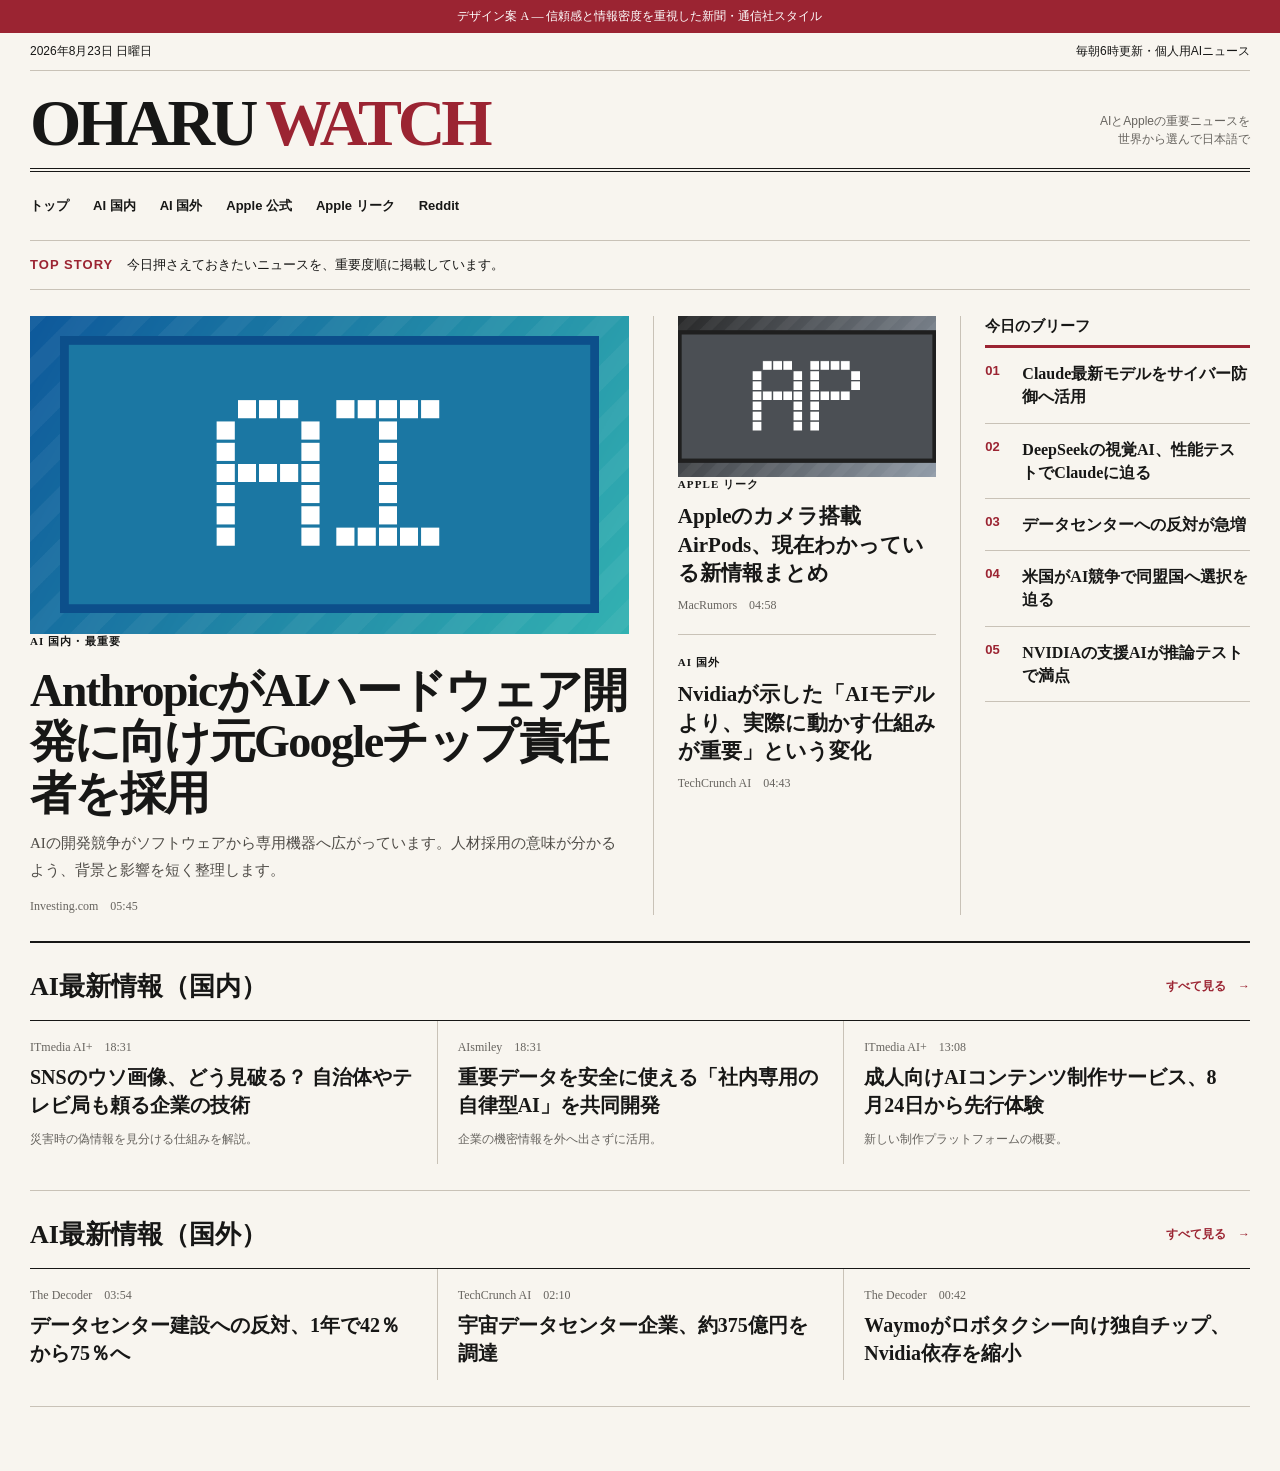
<file: design-proposals/concept-a-ledger.html>
<!doctype html>
<html lang="ja">
<head>
  <meta charset="utf-8">
  <meta name="viewport" content="width=device-width, initial-scale=1">
  <title>案A エディトリアル・レジャー — OHARU WATCH</title>
  <link rel="stylesheet" href="proposal.css">
</head>
<body class="ledger">
  <p class="proposal-note">デザイン案 A — 信頼感と情報密度を重視した新聞・通信社スタイル</p>
  <header class="ledger-header">
    <div class="ledger-utility"><span>2026年8月23日 日曜日</span><span>毎朝6時更新・個人用AIニュース</span></div>
    <div class="ledger-brand">
      <h1>OHARU <span>WATCH</span></h1>
      <p>AIとAppleの重要ニュースを<br>世界から選んで日本語で</p>
    </div>
    <nav class="ledger-nav" aria-label="カテゴリ">
      <a href="#">トップ</a><a href="#ai-japan">AI 国内</a><a href="#ai-global">AI 国外</a><a href="#apple">Apple 公式</a><a href="#apple">Apple リーク</a><a href="#">Reddit</a>
    </nav>
  </header>
  <main class="ledger-main">
    <div class="ledger-alert"><strong>Top story</strong><span>今日押さえておきたいニュースを、重要度順に掲載しています。</span></div>
    <section class="ledger-top" aria-label="本日の主要ニュース">
      <article class="ledger-hero">
        <a href="../article.html?id=8749761a58928d52"><img src="../assets/default-ai.png" alt=""></a>
        <span class="eyebrow">AI 国内・最重要</span>
        <h2><a href="../article.html?id=8749761a58928d52">AnthropicがAIハードウェア開発に向け元Googleチップ責任者を採用</a></h2>
        <p>AIの開発競争がソフトウェアから専用機器へ広がっています。人材採用の意味が分かるよう、背景と影響を短く整理します。</p>
        <span class="meta">Investing.com　05:45</span>
      </article>
      <div class="ledger-secondary">
        <article>
          <a href="../article.html?id=98cd74c69985b425"><img src="../assets/default-apple.png" alt=""></a>
          <span class="eyebrow">Apple リーク</span>
          <h3><a href="../article.html?id=98cd74c69985b425">Appleのカメラ搭載AirPods、現在わかっている新情報まとめ</a></h3>
          <span class="meta">MacRumors　04:58</span>
        </article>
        <article>
          <span class="eyebrow">AI 国外</span>
          <h3><a href="../article.html?id=4ea07101daf1d60e">Nvidiaが示した「AIモデルより、実際に動かす仕組みが重要」という変化</a></h3>
          <span class="meta">TechCrunch AI　04:43</span>
        </article>
      </div>
      <aside class="ledger-briefs">
        <h2>今日のブリーフ</h2>
        <ol>
          <li><b>01</b><a href="../article.html?id=ee2201b28ca9a829">Claude最新モデルをサイバー防御へ活用</a></li>
          <li><b>02</b><a href="../article.html?id=ae0ae76467f3fd24">DeepSeekの視覚AI、性能テストでClaudeに迫る</a></li>
          <li><b>03</b><a href="../article.html?id=34a6c2e36010dfb0">データセンターへの反対が急増</a></li>
          <li><b>04</b><a href="../article.html?id=306666b95a7b0684">米国がAI競争で同盟国へ選択を迫る</a></li>
          <li><b>05</b><a href="../article.html?id=28d5c3d33921222f">NVIDIAの支援AIが推論テストで満点</a></li>
        </ol>
      </aside>
    </section>

    <section class="ledger-section" id="ai-japan">
      <div class="ledger-section-title"><h2>AI最新情報（国内）</h2><a href="#">すべて見る　→</a></div>
      <div class="ledger-list">
        <article><span class="meta">ITmedia AI+　18:31</span><h3>SNSのウソ画像、どう見破る？ 自治体やテレビ局も頼る企業の技術</h3><p class="meta">災害時の偽情報を見分ける仕組みを解説。</p></article>
        <article><span class="meta">AIsmiley　18:31</span><h3>重要データを安全に使える「社内専用の自律型AI」を共同開発</h3><p class="meta">企業の機密情報を外へ出さずに活用。</p></article>
        <article><span class="meta">ITmedia AI+　13:08</span><h3>成人向けAIコンテンツ制作サービス、8月24日から先行体験</h3><p class="meta">新しい制作プラットフォームの概要。</p></article>
      </div>
    </section>

    <section class="ledger-section" id="ai-global">
      <div class="ledger-section-title"><h2>AI最新情報（国外）</h2><a href="#">すべて見る　→</a></div>
      <div class="ledger-list">
        <article><span class="meta">The Decoder　03:54</span><h3>データセンター建設への反対、1年で42％から75％へ</h3></article>
        <article><span class="meta">TechCrunch AI　02:10</span><h3>宇宙データセンター企業、約375億円を調達</h3></article>
        <article><span class="meta">The Decoder　00:42</span><h3>Waymoがロボタクシー向け独自チップ、Nvidia依存を縮小</h3></article>
      </div>
    </section>
  </main>
</body>
</html>
</file>
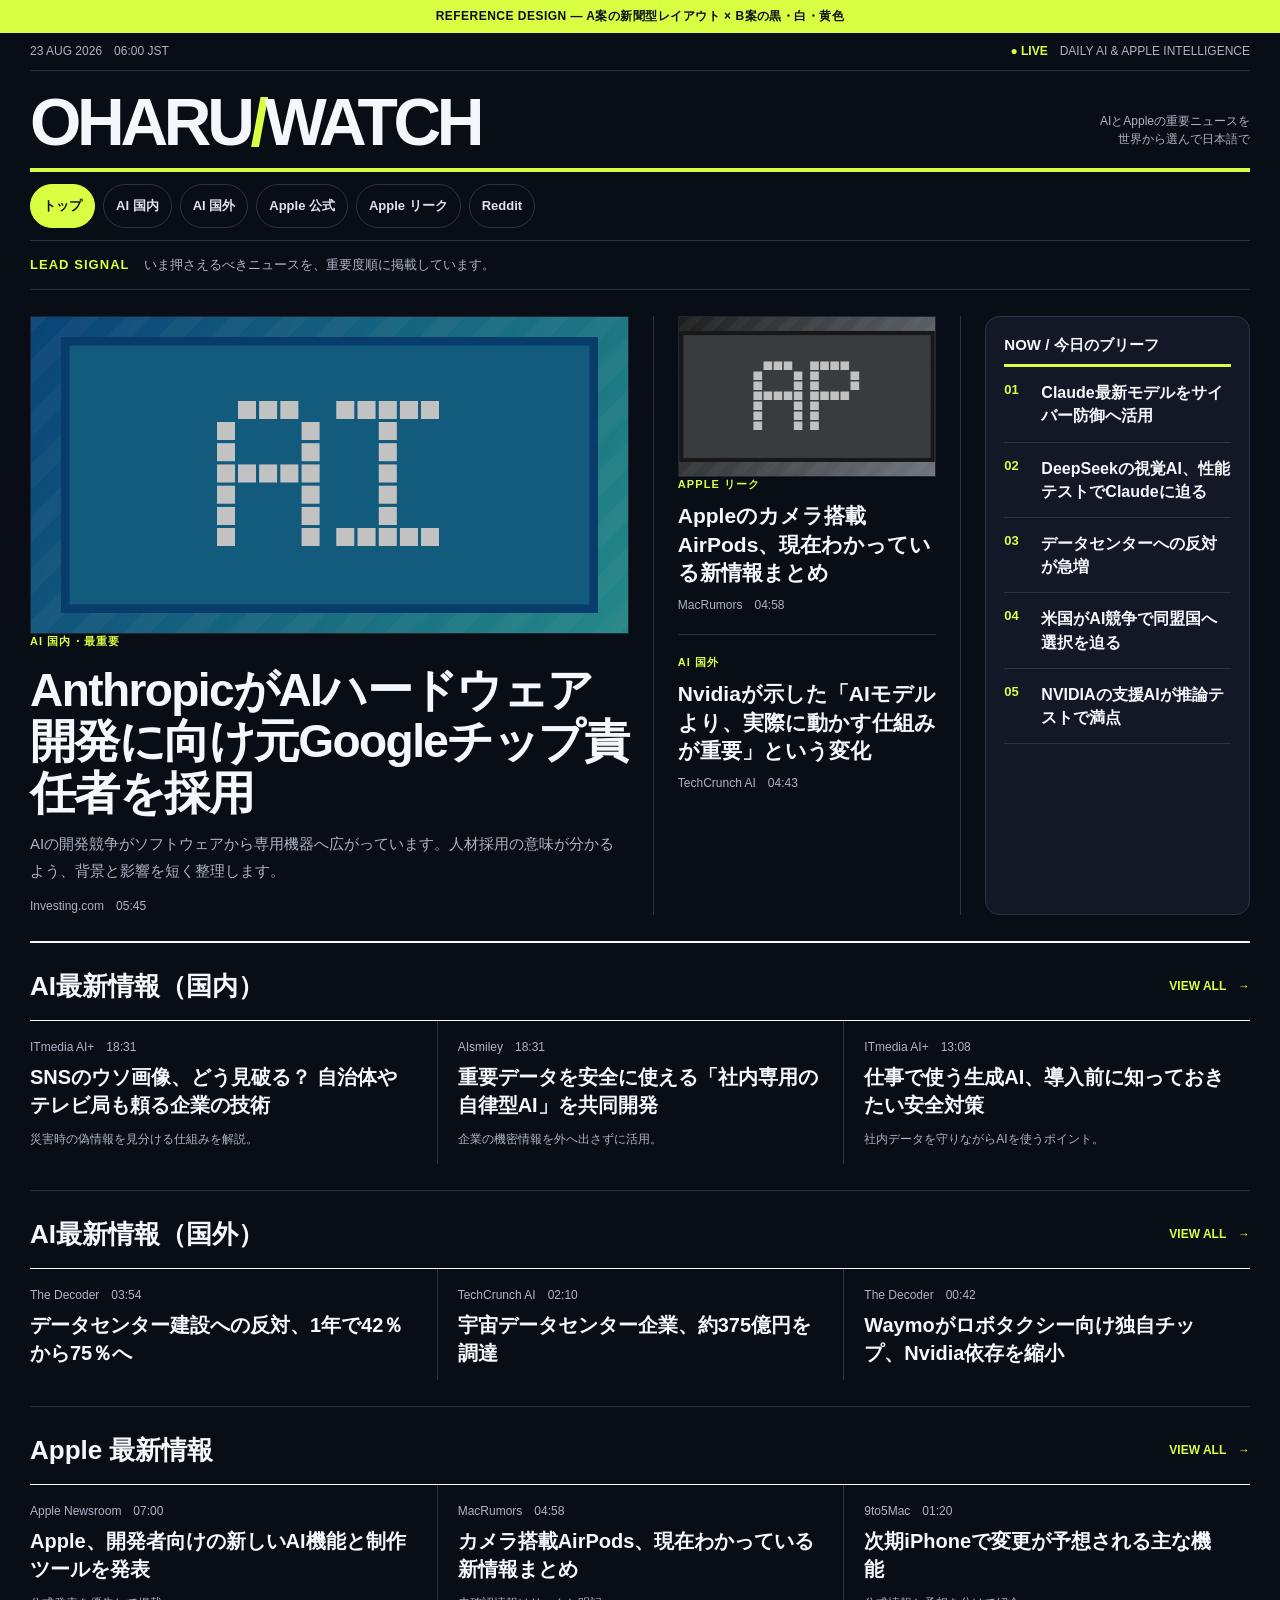
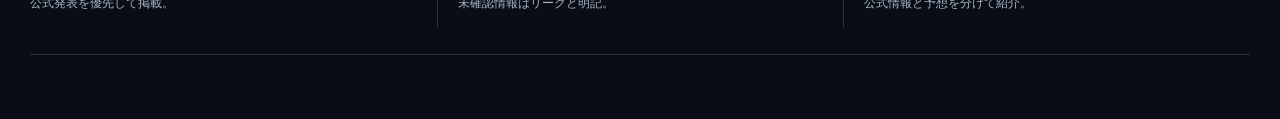
<file: design-proposals/concept-ab-editorial-signal.html>
<!doctype html>
<html lang="ja">
<head>
  <meta charset="utf-8">
  <meta name="viewport" content="width=device-width, initial-scale=1">
  <title>A案の構成＋B案のデザイン — OHARU WATCH</title>
  <link rel="stylesheet" href="proposal.css?v=20260823-ab">
</head>
<body class="ledger signal-editorial">
  <p class="proposal-note">REFERENCE DESIGN — A案の新聞型レイアウト × B案の黒・白・黄色</p>
  <header class="ledger-header">
    <div class="ledger-utility"><span>23 AUG 2026　06:00 JST</span><span><b>● LIVE</b>　DAILY AI &amp; APPLE INTELLIGENCE</span></div>
    <div class="ledger-brand">
      <h1 class="signal-editorial-logo">OHARU<i>/</i>WATCH</h1>
      <p>AIとAppleの重要ニュースを<br>世界から選んで日本語で</p>
    </div>
    <nav class="ledger-nav" aria-label="カテゴリ">
      <a href="#top" aria-current="page">トップ</a><a href="#ai-japan">AI 国内</a><a href="#ai-global">AI 国外</a><a href="#apple">Apple 公式</a><a href="#apple">Apple リーク</a><a href="#top">Reddit</a>
    </nav>
  </header>
  <main class="ledger-main" id="top">
    <div class="ledger-alert"><strong>Lead signal</strong><span>いま押さえるべきニュースを、重要度順に掲載しています。</span></div>
    <section class="ledger-top" aria-label="本日の主要ニュース">
      <article class="ledger-hero">
        <a href="../article.html?id=8749761a58928d52"><img src="../assets/default-ai.png" alt=""></a>
        <span class="eyebrow">AI 国内・最重要</span>
        <h2><a href="../article.html?id=8749761a58928d52">AnthropicがAIハードウェア開発に向け元Googleチップ責任者を採用</a></h2>
        <p>AIの開発競争がソフトウェアから専用機器へ広がっています。人材採用の意味が分かるよう、背景と影響を短く整理します。</p>
        <span class="meta">Investing.com　05:45</span>
      </article>
      <div class="ledger-secondary">
        <article>
          <a href="../article.html?id=98cd74c69985b425"><img src="../assets/default-apple.png" alt=""></a>
          <span class="eyebrow">Apple リーク</span>
          <h3><a href="../article.html?id=98cd74c69985b425">Appleのカメラ搭載AirPods、現在わかっている新情報まとめ</a></h3>
          <span class="meta">MacRumors　04:58</span>
        </article>
        <article>
          <span class="eyebrow">AI 国外</span>
          <h3><a href="../article.html?id=4ea07101daf1d60e">Nvidiaが示した「AIモデルより、実際に動かす仕組みが重要」という変化</a></h3>
          <span class="meta">TechCrunch AI　04:43</span>
        </article>
      </div>
      <aside class="ledger-briefs">
        <h2>NOW / 今日のブリーフ</h2>
        <ol>
          <li><b>01</b><a href="../article.html?id=ee2201b28ca9a829">Claude最新モデルをサイバー防御へ活用</a></li>
          <li><b>02</b><a href="../article.html?id=ae0ae76467f3fd24">DeepSeekの視覚AI、性能テストでClaudeに迫る</a></li>
          <li><b>03</b><a href="../article.html?id=34a6c2e36010dfb0">データセンターへの反対が急増</a></li>
          <li><b>04</b><a href="../article.html?id=306666b95a7b0684">米国がAI競争で同盟国へ選択を迫る</a></li>
          <li><b>05</b><a href="../article.html?id=28d5c3d33921222f">NVIDIAの支援AIが推論テストで満点</a></li>
        </ol>
      </aside>
    </section>

    <section class="ledger-section" id="ai-japan">
      <div class="ledger-section-title"><h2>AI最新情報（国内）</h2><a href="#">VIEW ALL　→</a></div>
      <div class="ledger-list">
        <article><span class="meta">ITmedia AI+　18:31</span><h3>SNSのウソ画像、どう見破る？ 自治体やテレビ局も頼る企業の技術</h3><p class="meta">災害時の偽情報を見分ける仕組みを解説。</p></article>
        <article><span class="meta">AIsmiley　18:31</span><h3>重要データを安全に使える「社内専用の自律型AI」を共同開発</h3><p class="meta">企業の機密情報を外へ出さずに活用。</p></article>
        <article><span class="meta">ITmedia AI+　13:08</span><h3>仕事で使う生成AI、導入前に知っておきたい安全対策</h3><p class="meta">社内データを守りながらAIを使うポイント。</p></article>
      </div>
    </section>

    <section class="ledger-section" id="ai-global">
      <div class="ledger-section-title"><h2>AI最新情報（国外）</h2><a href="#">VIEW ALL　→</a></div>
      <div class="ledger-list">
        <article><span class="meta">The Decoder　03:54</span><h3>データセンター建設への反対、1年で42％から75％へ</h3></article>
        <article><span class="meta">TechCrunch AI　02:10</span><h3>宇宙データセンター企業、約375億円を調達</h3></article>
        <article><span class="meta">The Decoder　00:42</span><h3>Waymoがロボタクシー向け独自チップ、Nvidia依存を縮小</h3></article>
      </div>
    </section>

    <section class="ledger-section" id="apple">
      <div class="ledger-section-title"><h2>Apple 最新情報</h2><a href="#">VIEW ALL　→</a></div>
      <div class="ledger-list">
        <article><span class="meta">Apple Newsroom　07:00</span><h3>Apple、開発者向けの新しいAI機能と制作ツールを発表</h3><p class="meta">公式発表を優先して掲載。</p></article>
        <article><span class="meta">MacRumors　04:58</span><h3>カメラ搭載AirPods、現在わかっている新情報まとめ</h3><p class="meta">未確認情報はリークと明記。</p></article>
        <article><span class="meta">9to5Mac　01:20</span><h3>次期iPhoneで変更が予想される主な機能</h3><p class="meta">公式情報と予想を分けて紹介。</p></article>
      </div>
    </section>
  </main>
</body>
</html>
</file>
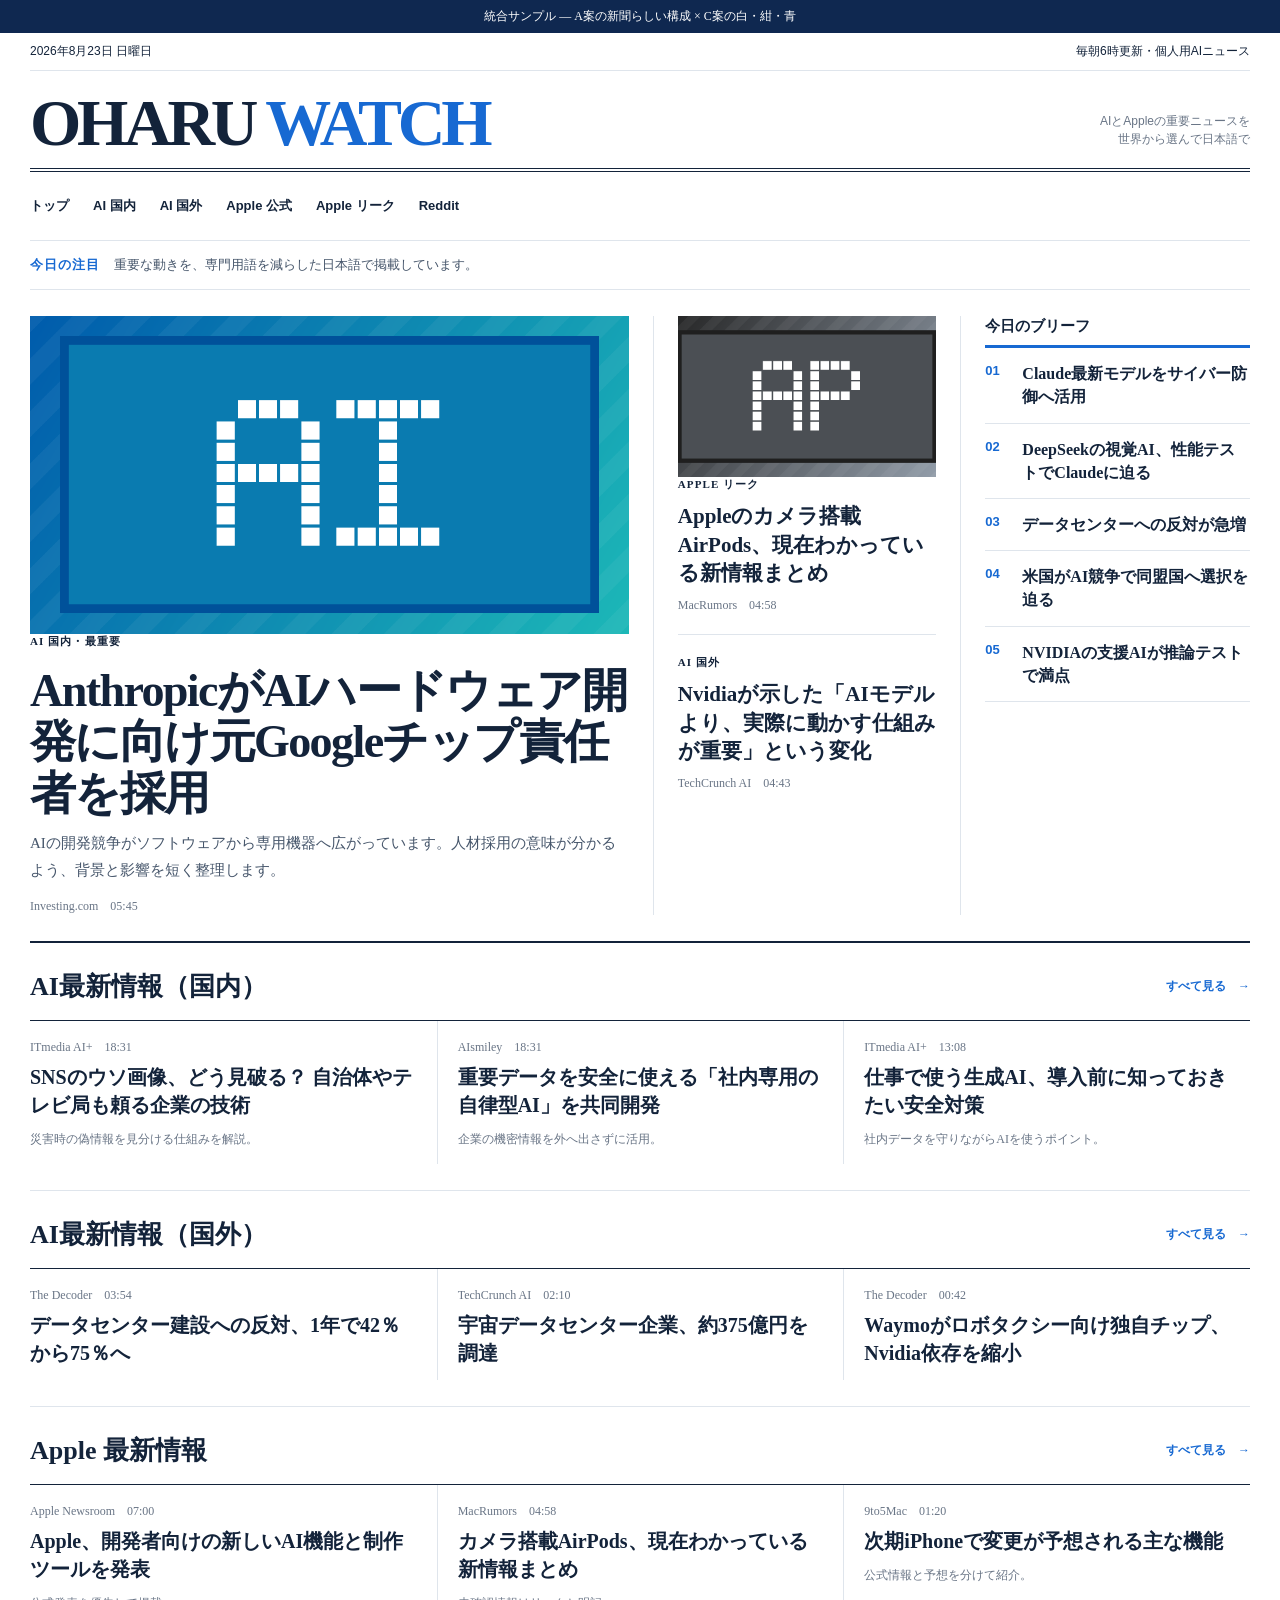
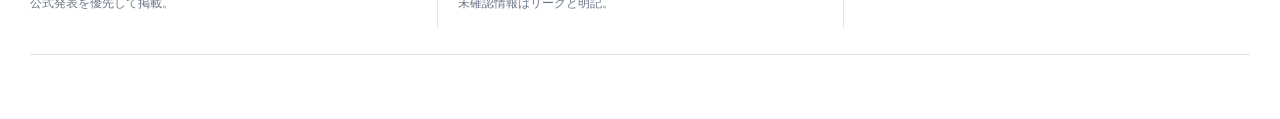
<file: design-proposals/concept-ac-editorial-blue.html>
<!doctype html>
<html lang="ja">
<head>
  <meta charset="utf-8">
  <meta name="viewport" content="width=device-width, initial-scale=1">
  <title>A案の構成＋C案の配色 — OHARU WATCH</title>
  <link rel="stylesheet" href="proposal.css?v=20260823-ac">
</head>
<body class="ledger hybrid">
  <p class="proposal-note">統合サンプル — A案の新聞らしい構成 × C案の白・紺・青</p>
  <header class="ledger-header">
    <div class="ledger-utility"><span>2026年8月23日 日曜日</span><span>毎朝6時更新・個人用AIニュース</span></div>
    <div class="ledger-brand">
      <h1>OHARU <span>WATCH</span></h1>
      <p>AIとAppleの重要ニュースを<br>世界から選んで日本語で</p>
    </div>
    <nav class="ledger-nav" aria-label="カテゴリ">
      <a href="#top">トップ</a><a href="#ai-japan">AI 国内</a><a href="#ai-global">AI 国外</a><a href="#apple">Apple 公式</a><a href="#apple">Apple リーク</a><a href="#top">Reddit</a>
    </nav>
  </header>
  <main class="ledger-main" id="top">
    <div class="ledger-alert"><strong>今日の注目</strong><span>重要な動きを、専門用語を減らした日本語で掲載しています。</span></div>
    <section class="ledger-top" aria-label="本日の主要ニュース">
      <article class="ledger-hero">
        <a href="../article.html?id=8749761a58928d52"><img src="../assets/default-ai.png" alt=""></a>
        <span class="eyebrow">AI 国内・最重要</span>
        <h2><a href="../article.html?id=8749761a58928d52">AnthropicがAIハードウェア開発に向け元Googleチップ責任者を採用</a></h2>
        <p>AIの開発競争がソフトウェアから専用機器へ広がっています。人材採用の意味が分かるよう、背景と影響を短く整理します。</p>
        <span class="meta">Investing.com　05:45</span>
      </article>
      <div class="ledger-secondary">
        <article>
          <a href="../article.html?id=98cd74c69985b425"><img src="../assets/default-apple.png" alt=""></a>
          <span class="eyebrow">Apple リーク</span>
          <h3><a href="../article.html?id=98cd74c69985b425">Appleのカメラ搭載AirPods、現在わかっている新情報まとめ</a></h3>
          <span class="meta">MacRumors　04:58</span>
        </article>
        <article>
          <span class="eyebrow">AI 国外</span>
          <h3><a href="../article.html?id=4ea07101daf1d60e">Nvidiaが示した「AIモデルより、実際に動かす仕組みが重要」という変化</a></h3>
          <span class="meta">TechCrunch AI　04:43</span>
        </article>
      </div>
      <aside class="ledger-briefs">
        <h2>今日のブリーフ</h2>
        <ol>
          <li><b>01</b><a href="../article.html?id=ee2201b28ca9a829">Claude最新モデルをサイバー防御へ活用</a></li>
          <li><b>02</b><a href="../article.html?id=ae0ae76467f3fd24">DeepSeekの視覚AI、性能テストでClaudeに迫る</a></li>
          <li><b>03</b><a href="../article.html?id=34a6c2e36010dfb0">データセンターへの反対が急増</a></li>
          <li><b>04</b><a href="../article.html?id=306666b95a7b0684">米国がAI競争で同盟国へ選択を迫る</a></li>
          <li><b>05</b><a href="../article.html?id=28d5c3d33921222f">NVIDIAの支援AIが推論テストで満点</a></li>
        </ol>
      </aside>
    </section>

    <section class="ledger-section" id="ai-japan">
      <div class="ledger-section-title"><h2>AI最新情報（国内）</h2><a href="#">すべて見る　→</a></div>
      <div class="ledger-list">
        <article><span class="meta">ITmedia AI+　18:31</span><h3>SNSのウソ画像、どう見破る？ 自治体やテレビ局も頼る企業の技術</h3><p class="meta">災害時の偽情報を見分ける仕組みを解説。</p></article>
        <article><span class="meta">AIsmiley　18:31</span><h3>重要データを安全に使える「社内専用の自律型AI」を共同開発</h3><p class="meta">企業の機密情報を外へ出さずに活用。</p></article>
        <article><span class="meta">ITmedia AI+　13:08</span><h3>仕事で使う生成AI、導入前に知っておきたい安全対策</h3><p class="meta">社内データを守りながらAIを使うポイント。</p></article>
      </div>
    </section>

    <section class="ledger-section" id="ai-global">
      <div class="ledger-section-title"><h2>AI最新情報（国外）</h2><a href="#">すべて見る　→</a></div>
      <div class="ledger-list">
        <article><span class="meta">The Decoder　03:54</span><h3>データセンター建設への反対、1年で42％から75％へ</h3></article>
        <article><span class="meta">TechCrunch AI　02:10</span><h3>宇宙データセンター企業、約375億円を調達</h3></article>
        <article><span class="meta">The Decoder　00:42</span><h3>Waymoがロボタクシー向け独自チップ、Nvidia依存を縮小</h3></article>
      </div>
    </section>

    <section class="ledger-section" id="apple">
      <div class="ledger-section-title"><h2>Apple 最新情報</h2><a href="#">すべて見る　→</a></div>
      <div class="ledger-list">
        <article><span class="meta">Apple Newsroom　07:00</span><h3>Apple、開発者向けの新しいAI機能と制作ツールを発表</h3><p class="meta">公式発表を優先して掲載。</p></article>
        <article><span class="meta">MacRumors　04:58</span><h3>カメラ搭載AirPods、現在わかっている新情報まとめ</h3><p class="meta">未確認情報はリークと明記。</p></article>
        <article><span class="meta">9to5Mac　01:20</span><h3>次期iPhoneで変更が予想される主な機能</h3><p class="meta">公式情報と予想を分けて紹介。</p></article>
      </div>
    </section>
  </main>
</body>
</html>
</file>
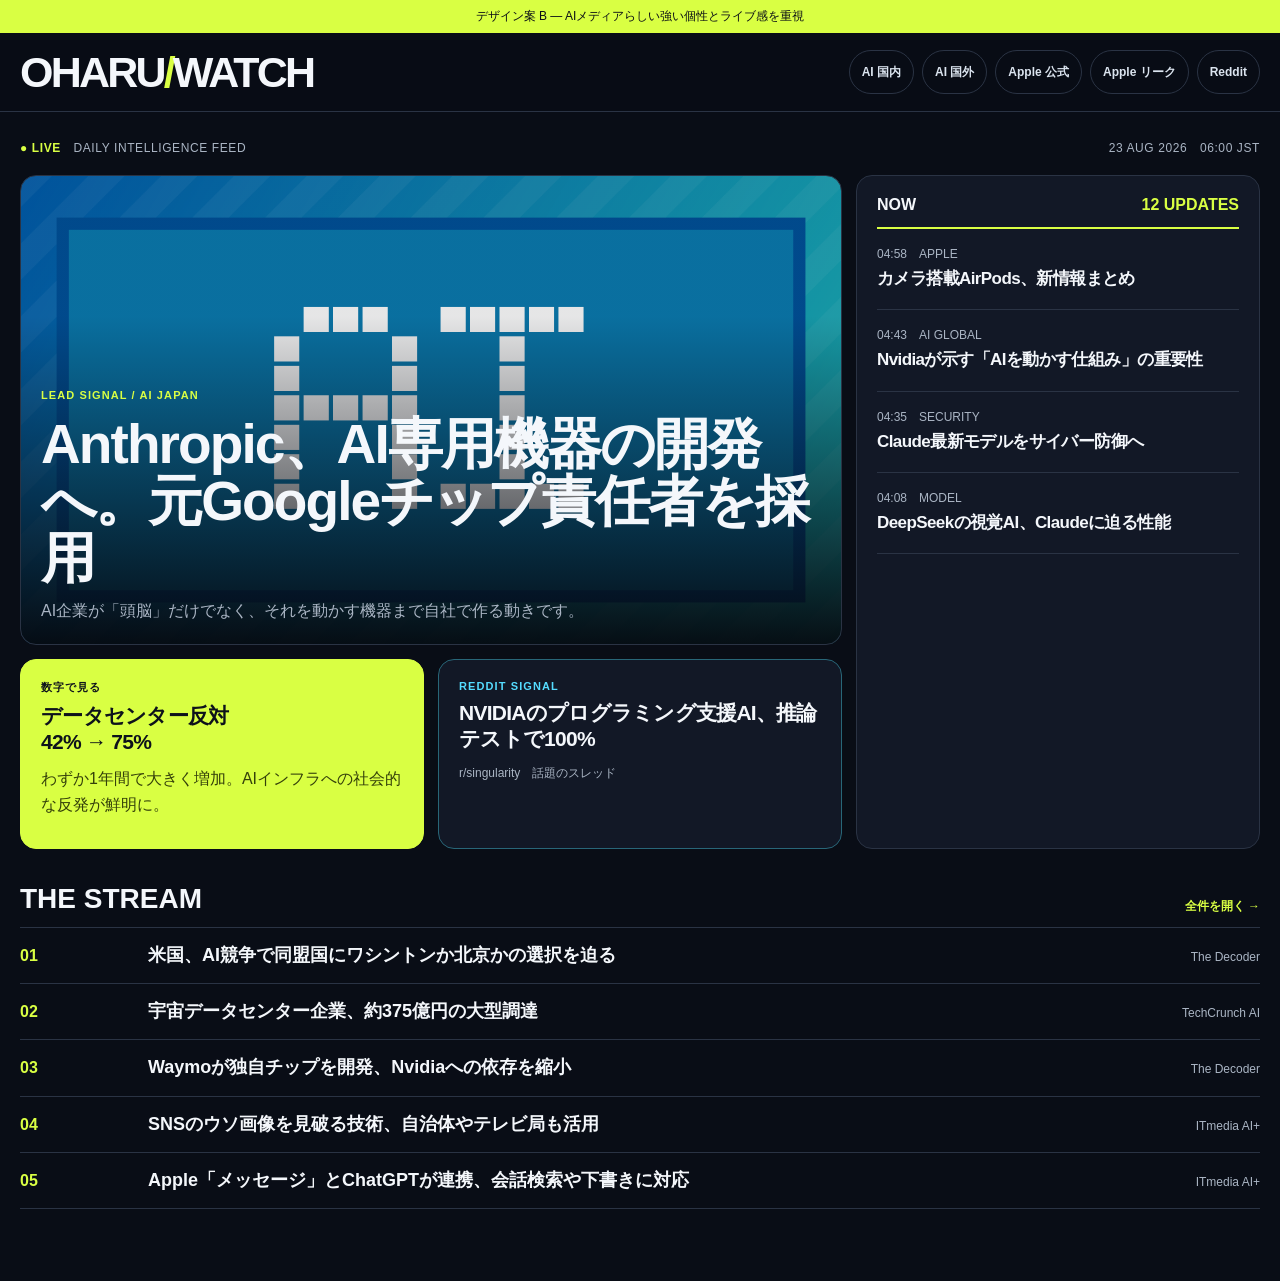
<file: design-proposals/concept-b-signal.html>
<!doctype html>
<html lang="ja">
<head>
  <meta charset="utf-8">
  <meta name="viewport" content="width=device-width, initial-scale=1">
  <title>案B シグナル・グリッド — OHARU WATCH</title>
  <link rel="stylesheet" href="proposal.css">
</head>
<body class="signal">
  <p class="proposal-note">デザイン案 B — AIメディアらしい強い個性とライブ感を重視</p>
  <header class="signal-header">
    <div class="signal-header-inner">
      <a class="signal-logo" href="#">OHARU<i>/</i>WATCH</a>
      <nav class="signal-nav" aria-label="カテゴリ"><a href="#">AI 国内</a><a href="#">AI 国外</a><a href="#">Apple 公式</a><a href="#">Apple リーク</a><a href="#">Reddit</a></nav>
    </div>
  </header>
  <main class="signal-main">
    <div class="signal-status"><span><strong>● LIVE</strong>　DAILY INTELLIGENCE FEED</span><span>23 AUG 2026　06:00 JST</span></div>
    <section class="signal-grid" aria-label="注目ニュース">
      <article class="signal-card signal-feature">
        <span class="eyebrow">Lead signal / AI Japan</span>
        <h2><a href="../article.html?id=8749761a58928d52">Anthropic、AI専用機器の開発へ。元Googleチップ責任者を採用</a></h2>
        <p>AI企業が「頭脳」だけでなく、それを動かす機器まで自社で作る動きです。</p>
      </article>
      <aside class="signal-card signal-feed">
        <div class="signal-feed-header"><strong>NOW</strong><b>12 UPDATES</b></div>
        <article><span class="meta">04:58　APPLE</span><h3><a href="../article.html?id=98cd74c69985b425">カメラ搭載AirPods、新情報まとめ</a></h3></article>
        <article><span class="meta">04:43　AI GLOBAL</span><h3><a href="../article.html?id=4ea07101daf1d60e">Nvidiaが示す「AIを動かす仕組み」の重要性</a></h3></article>
        <article><span class="meta">04:35　SECURITY</span><h3><a href="../article.html?id=ee2201b28ca9a829">Claude最新モデルをサイバー防御へ</a></h3></article>
        <article><span class="meta">04:08　MODEL</span><h3><a href="../article.html?id=ae0ae76467f3fd24">DeepSeekの視覚AI、Claudeに迫る性能</a></h3></article>
      </aside>
      <article class="signal-card signal-small acid">
        <span class="eyebrow">数字で見る</span>
        <h3>データセンター反対<br>42% → 75%</h3>
        <p>わずか1年間で大きく増加。AIインフラへの社会的な反発が鮮明に。</p>
      </article>
      <article class="signal-card signal-small cyan">
        <span class="eyebrow">Reddit signal</span>
        <h3><a href="../article.html?id=28d5c3d33921222f">NVIDIAのプログラミング支援AI、推論テストで100%</a></h3>
        <span class="meta">r/singularity　話題のスレッド</span>
      </article>
    </section>

    <section class="signal-section">
      <div class="signal-section-title"><h2>THE STREAM</h2><a href="#">全件を開く →</a></div>
      <div class="signal-stream">
        <article><span class="rank">01</span><h3>米国、AI競争で同盟国にワシントンか北京かの選択を迫る</h3><span class="meta">The Decoder</span></article>
        <article><span class="rank">02</span><h3>宇宙データセンター企業、約375億円の大型調達</h3><span class="meta">TechCrunch AI</span></article>
        <article><span class="rank">03</span><h3>Waymoが独自チップを開発、Nvidiaへの依存を縮小</h3><span class="meta">The Decoder</span></article>
        <article><span class="rank">04</span><h3>SNSのウソ画像を見破る技術、自治体やテレビ局も活用</h3><span class="meta">ITmedia AI+</span></article>
        <article><span class="rank">05</span><h3>Apple「メッセージ」とChatGPTが連携、会話検索や下書きに対応</h3><span class="meta">ITmedia AI+</span></article>
      </div>
    </section>
  </main>
</body>
</html>
</file>
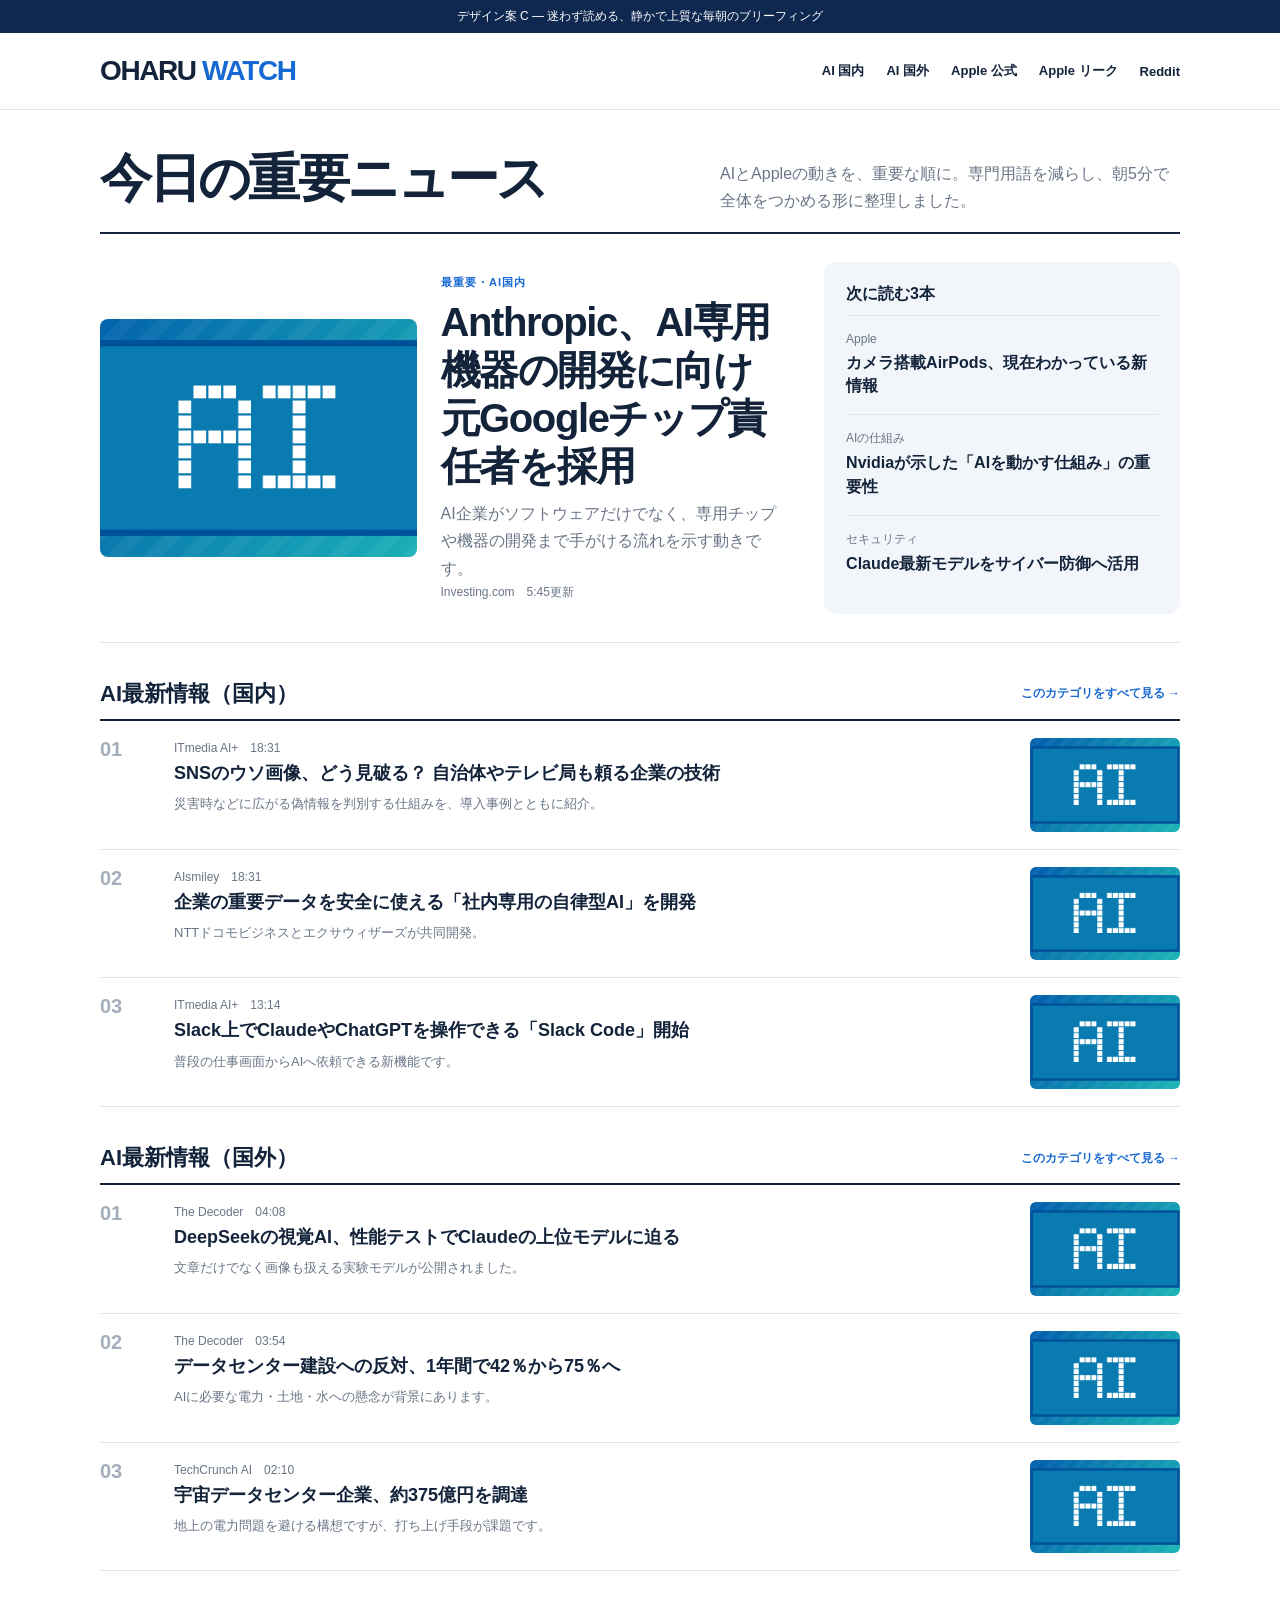
<file: design-proposals/concept-c-calm.html>
<!doctype html>
<html lang="ja">
<head>
  <meta charset="utf-8">
  <meta name="viewport" content="width=device-width, initial-scale=1">
  <title>案C カーム・ブリーフ — OHARU WATCH</title>
  <link rel="stylesheet" href="proposal.css">
</head>
<body class="calm">
  <p class="proposal-note">デザイン案 C — 迷わず読める、静かで上質な毎朝のブリーフィング</p>
  <header class="calm-header">
    <div class="calm-header-inner">
      <a class="calm-logo" href="#">OHARU <span>WATCH</span></a>
      <nav class="calm-nav" aria-label="カテゴリ"><a href="#">AI 国内</a><a href="#">AI 国外</a><a href="#">Apple 公式</a><a href="#">Apple リーク</a><a href="#">Reddit</a></nav>
    </div>
  </header>
  <main class="calm-main">
    <div class="calm-intro">
      <h1>今日の重要ニュース</h1>
      <p>AIとAppleの動きを、重要な順に。専門用語を減らし、朝5分で全体をつかめる形に整理しました。</p>
    </div>
    <section class="calm-top" aria-label="おすすめ">
      <article class="calm-feature">
        <a href="../article.html?id=8749761a58928d52"><img src="../assets/default-ai.png" alt=""></a>
        <div>
          <span class="eyebrow">最重要・AI国内</span>
          <h2><a href="../article.html?id=8749761a58928d52">Anthropic、AI専用機器の開発に向け元Googleチップ責任者を採用</a></h2>
          <p>AI企業がソフトウェアだけでなく、専用チップや機器の開発まで手がける流れを示す動きです。</p>
          <span class="meta">Investing.com　5:45更新</span>
        </div>
      </article>
      <aside class="calm-keypoints">
        <h2>次に読む3本</h2>
        <article><span class="meta">Apple</span><h3><a href="../article.html?id=98cd74c69985b425">カメラ搭載AirPods、現在わかっている新情報</a></h3></article>
        <article><span class="meta">AIの仕組み</span><h3><a href="../article.html?id=4ea07101daf1d60e">Nvidiaが示した「AIを動かす仕組み」の重要性</a></h3></article>
        <article><span class="meta">セキュリティ</span><h3><a href="../article.html?id=ee2201b28ca9a829">Claude最新モデルをサイバー防御へ活用</a></h3></article>
      </aside>
    </section>

    <section class="calm-section">
      <div class="calm-section-title"><h2>AI最新情報（国内）</h2><a href="#">このカテゴリをすべて見る →</a></div>
      <div class="calm-list">
        <article><span class="number">01</span><div><span class="meta">ITmedia AI+　18:31</span><h3>SNSのウソ画像、どう見破る？ 自治体やテレビ局も頼る企業の技術</h3><p>災害時などに広がる偽情報を判別する仕組みを、導入事例とともに紹介。</p></div><img src="../assets/default-ai.png" alt=""></article>
        <article><span class="number">02</span><div><span class="meta">AIsmiley　18:31</span><h3>企業の重要データを安全に使える「社内専用の自律型AI」を開発</h3><p>NTTドコモビジネスとエクサウィザーズが共同開発。</p></div><img src="../assets/default-ai.png" alt=""></article>
        <article><span class="number">03</span><div><span class="meta">ITmedia AI+　13:14</span><h3>Slack上でClaudeやChatGPTを操作できる「Slack Code」開始</h3><p>普段の仕事画面からAIへ依頼できる新機能です。</p></div><img src="../assets/default-ai.png" alt=""></article>
      </div>
    </section>

    <section class="calm-section">
      <div class="calm-section-title"><h2>AI最新情報（国外）</h2><a href="#">このカテゴリをすべて見る →</a></div>
      <div class="calm-list">
        <article><span class="number">01</span><div><span class="meta">The Decoder　04:08</span><h3>DeepSeekの視覚AI、性能テストでClaudeの上位モデルに迫る</h3><p>文章だけでなく画像も扱える実験モデルが公開されました。</p></div><img src="../assets/default-ai.png" alt=""></article>
        <article><span class="number">02</span><div><span class="meta">The Decoder　03:54</span><h3>データセンター建設への反対、1年間で42％から75％へ</h3><p>AIに必要な電力・土地・水への懸念が背景にあります。</p></div><img src="../assets/default-ai.png" alt=""></article>
        <article><span class="number">03</span><div><span class="meta">TechCrunch AI　02:10</span><h3>宇宙データセンター企業、約375億円を調達</h3><p>地上の電力問題を避ける構想ですが、打ち上げ手段が課題です。</p></div><img src="../assets/default-ai.png" alt=""></article>
      </div>
    </section>
  </main>
</body>
</html>
</file>
<file: style.css>
:root {
  color-scheme: dark;
  --bg: #090d16;
  --paper: #121826;
  --paper-strong: #171f2f;
  --text: #f4f7fb;
  --muted: #aab5c4;
  --line: #2a3344;
  --line-strong: #465167;
  --acid: #d9ff43;
  --acid-dark: #a6ca20;
  --cyan: #55dcff;
  --black: #0b0f16;
  --radius: 14px;
  --radius-sm: 9px;
  --shadow: 0 18px 44px rgba(0, 0, 0, 0.24);
}

* {
  box-sizing: border-box;
}

html {
  scroll-behavior: smooth;
  scroll-padding-top: 132px;
}

body {
  margin: 0;
  overflow-x: hidden;
  background:
    radial-gradient(circle at 88% -8%, rgba(85, 220, 255, 0.08), transparent 30rem),
    var(--bg);
  color: var(--text);
  font-family: Arial, -apple-system, BlinkMacSystemFont, "Hiragino Sans", "Yu Gothic", "YuGothic", Meiryo, sans-serif;
  font-size: 16px;
  line-height: 1.7;
  -webkit-font-smoothing: antialiased;
}

a {
  color: inherit;
  text-decoration: none;
}

a:hover {
  color: var(--acid);
}

a:focus-visible,
button:focus-visible {
  outline: 3px solid var(--acid);
  outline-offset: 3px;
}

img {
  display: block;
  max-width: 100%;
}

[hidden] {
  display: none !important;
}

.site-header {
  position: sticky;
  z-index: 20;
  top: 0;
  border-bottom: 1px solid rgba(42, 51, 68, 0.94);
  background: rgba(9, 13, 22, 0.95);
  box-shadow: 0 8px 28px rgba(0, 0, 0, 0.22);
  backdrop-filter: blur(16px);
}

.signal-strip {
  min-height: 28px;
  display: flex;
  align-items: center;
  justify-content: space-between;
  gap: 20px;
  padding: 5px max(18px, calc((100vw - 1180px) / 2));
  background: var(--acid);
  color: var(--black);
  font-size: 10px;
  font-weight: 900;
  letter-spacing: 0.09em;
  line-height: 1.4;
}

.header-inner {
  width: min(1180px, calc(100% - 40px));
  min-height: 82px;
  margin: 0 auto;
  display: flex;
  align-items: center;
  justify-content: space-between;
  gap: 28px;
}

.brand-block {
  min-width: 0;
  display: flex;
  align-items: baseline;
  gap: 16px;
}

.site-title {
  color: var(--text);
  font-size: clamp(30px, 3.5vw, 42px);
  font-weight: 950;
  letter-spacing: -0.065em;
  line-height: 1;
  white-space: nowrap;
}

.site-title i {
  color: var(--acid);
  font-style: normal;
}

.site-title:hover {
  color: var(--text);
}

.site-tagline {
  color: var(--muted);
  font-size: 11px;
  font-weight: 700;
  letter-spacing: 0.03em;
  white-space: nowrap;
}

.category-nav {
  display: flex;
  align-items: center;
  justify-content: flex-end;
  gap: 7px;
}

.category-nav a {
  min-height: 44px;
  display: inline-flex;
  align-items: center;
  border: 1px solid var(--line);
  border-radius: 999px;
  color: #dbe4ef;
  font-size: 12px;
  font-weight: 800;
  padding: 0 13px;
  transition: border-color 0.18s ease, background-color 0.18s ease, color 0.18s ease;
  white-space: nowrap;
}

.category-nav a:hover {
  border-color: var(--acid);
  background: var(--acid);
  color: var(--black);
}

.page-shell {
  width: min(1180px, calc(100% - 40px));
  margin: 28px auto 76px;
  display: grid;
  grid-template-columns: minmax(0, 1fr) 260px;
  gap: 30px;
  align-items: start;
}

.content-column,
.side-column {
  min-width: 0;
}

.page-kicker {
  min-height: 44px;
  display: flex;
  align-items: center;
  justify-content: space-between;
  gap: 16px;
  padding: 0 0 13px;
  border-bottom: 1px solid var(--line);
  color: var(--muted);
  font-size: 11px;
  letter-spacing: 0.05em;
}

.page-kicker span {
  color: var(--acid);
  font-weight: 900;
  letter-spacing: 0.11em;
}

.lead-section {
  margin-top: 20px;
  display: grid;
  grid-template-columns: minmax(0, 1.58fr) minmax(250px, 0.72fr);
  gap: 0 24px;
  padding-bottom: 26px;
  border-bottom: 2px solid var(--text);
}

.lead-section > .section-heading {
  grid-column: 1 / -1;
}

.section-heading {
  min-height: 48px;
  display: flex;
  align-items: center;
  justify-content: space-between;
  gap: 14px;
  margin-bottom: 16px;
  padding-bottom: 10px;
  border-bottom: 3px solid var(--acid);
}

.section-heading h2,
.side-panel h2,
.detail-block h2 {
  margin: 0;
  color: var(--text);
  font-size: 20px;
  font-weight: 900;
  letter-spacing: -0.02em;
  line-height: 1.45;
}

.section-heading span {
  color: var(--muted);
  font-size: 11px;
  font-weight: 800;
  letter-spacing: 0.08em;
  white-space: nowrap;
}

.lead-card {
  min-width: 0;
  padding-right: 24px;
  border-right: 1px solid var(--line);
}

.lead-image-link,
.thumb-link {
  position: relative;
  display: block;
  overflow: hidden;
  background: var(--paper);
  border: 1px solid var(--line);
}

.lead-image-link {
  aspect-ratio: 16 / 8.5;
}

.lead-image-link img,
.thumb-link img,
.detail-image {
  width: 100%;
  height: 100%;
  object-fit: cover;
  filter: saturate(0.85) brightness(0.78);
  transition: transform 0.25s ease, filter 0.25s ease;
}

.lead-image-link:hover img,
.thumb-link:hover img {
  filter: saturate(1) brightness(0.9);
  transform: scale(1.018);
}

.lead-body,
.article-body {
  min-width: 0;
  overflow-wrap: anywhere;
}

.lead-body {
  padding-top: 14px;
}

.lead-body h1 {
  margin: 10px 0 11px;
  font-size: clamp(28px, 3.6vw, 44px);
  font-weight: 900;
  letter-spacing: -0.042em;
  line-height: 1.14;
}

.lead-body h1 a,
.article-body h3 a {
  color: var(--text);
}

.lead-body h1 a:hover,
.article-body h3 a:hover {
  color: var(--acid);
}

.lead-body p,
.article-body p {
  margin: 0;
  color: var(--muted);
}

.meta-row {
  display: flex;
  align-items: center;
  gap: 8px;
  flex-wrap: wrap;
  color: var(--muted);
  font-size: 11px;
}

.category-label {
  min-height: 25px;
  display: inline-flex;
  align-items: center;
  border: 1px solid rgba(217, 255, 67, 0.45);
  border-radius: 999px;
  background: rgba(217, 255, 67, 0.08);
  color: var(--acid);
  font-size: 10px;
  font-weight: 900;
  line-height: 1;
  padding: 5px 9px;
}

.category-label[data-category="AI最新情報（国外）"] {
  border-color: rgba(85, 220, 255, 0.42);
  background: rgba(85, 220, 255, 0.08);
  color: var(--cyan);
}

.category-label[data-category="Apple（最新公式）"] {
  border-color: var(--line-strong);
  background: var(--paper-strong);
  color: var(--text);
}

.category-label[data-category="Apple（リーク情報）"] {
  border-color: rgba(217, 255, 67, 0.3);
  background: transparent;
  color: #e7f6ad;
}

.source-name {
  max-width: 180px;
  overflow: hidden;
  color: #c3ccd9;
  text-overflow: ellipsis;
  white-space: nowrap;
}

.article-list {
  display: grid;
}

.lead-section > .compact-list {
  align-content: start;
}

.lead-section > .compact-list .article-card {
  min-height: 0;
  display: block;
  padding: 13px 0;
  border-bottom: 1px solid var(--line);
}

.lead-section > .compact-list .thumb-link,
.lead-section > .compact-list .article-body p,
.lead-section > .compact-list .card-footer {
  display: none;
}

.lead-section > .compact-list .article-body h3 {
  margin: 6px 0 0;
  font-size: 16px;
  line-height: 1.42;
}

.latest-section {
  margin-top: 42px;
}

.latest-section .section-heading {
  border-bottom-color: var(--text);
}

.category-section {
  padding: 26px 0 28px;
  border-bottom: 1px solid var(--line);
}

.category-section .section-heading {
  border-bottom: 0;
  margin-bottom: 8px;
}

.category-section .article-list {
  grid-template-columns: repeat(3, minmax(0, 1fr));
  border-top: 1px solid var(--text);
}

.article-card {
  min-width: 0;
  display: block;
  padding: 16px 20px 16px 0;
  border-bottom: 1px solid var(--line);
  transition: background-color 0.18s ease, color 0.18s ease;
}

.category-section .article-card:nth-child(3n + 2),
.category-section .article-card:nth-child(3n + 3) {
  padding-left: 20px;
  border-left: 1px solid var(--line);
}

.article-card:hover {
  background: rgba(255, 255, 255, 0.018);
}

.category-section .thumb-link {
  display: none;
}

.article-body h3 {
  margin: 7px 0 8px;
  font-size: 17px;
  font-weight: 820;
  letter-spacing: -0.018em;
  line-height: 1.46;
}

.article-body p {
  display: -webkit-box;
  overflow: hidden;
  font-size: 12px;
  line-height: 1.65;
  -webkit-box-orient: vertical;
  -webkit-line-clamp: 2;
}

.card-footer {
  display: flex;
  align-items: center;
  justify-content: flex-end;
  gap: 12px;
  margin-top: 9px;
}

.read-more,
.source-link,
.back-link {
  color: var(--acid);
  font-size: 12px;
  font-weight: 900;
}

.read-more::after {
  content: "  →";
}

.load-more-wrap {
  display: flex;
  justify-content: center;
  padding-top: 24px;
}

.load-more {
  min-width: 220px;
  min-height: 48px;
  border: 1px solid var(--acid);
  border-radius: 999px;
  background: transparent;
  color: var(--acid);
  cursor: pointer;
  font: inherit;
  font-size: 13px;
  font-weight: 900;
  transition: background-color 0.18s ease, color 0.18s ease, transform 0.18s ease;
}

.load-more:hover {
  background: var(--acid);
  color: var(--black);
  transform: translateY(-1px);
}

.side-column {
  position: sticky;
  top: 132px;
}

.side-panel {
  padding: 19px;
  background: var(--paper);
  border: 1px solid var(--line);
  border-radius: var(--radius);
  box-shadow: var(--shadow);
}

.side-panel h2 {
  padding-bottom: 11px;
  border-bottom: 3px solid var(--acid);
  font-size: 15px;
}

.side-link {
  display: flex;
  align-items: center;
  justify-content: space-between;
  gap: 12px;
  padding: 13px 1px;
  border-bottom: 1px solid var(--line);
  color: #dbe4ef;
  font-size: 12px;
  font-weight: 750;
  line-height: 1.45;
}

.side-link:last-child {
  border-bottom: 0;
}

.side-link:hover {
  color: var(--acid);
}

.side-link strong {
  min-width: 34px;
  border-radius: 999px;
  background: var(--acid);
  color: var(--black);
  font-size: 11px;
  padding: 3px 7px;
  text-align: center;
}

.muted,
.empty-state p {
  color: var(--muted);
}

.empty-state {
  margin-top: 22px;
  padding: 38px;
  background: var(--paper);
  border: 1px solid var(--line);
  border-radius: var(--radius);
  text-align: center;
}

.empty-state h2 {
  margin: 0 0 8px;
  color: var(--text);
  font-size: 24px;
}

.detail-shell {
  width: min(900px, calc(100% - 40px));
  margin: 34px auto 76px;
}

.detail-article {
  min-width: 0;
  padding: clamp(22px, 4vw, 46px);
  background: rgba(18, 24, 38, 0.82);
  border: 1px solid var(--line);
  border-radius: var(--radius);
  box-shadow: var(--shadow);
}

.back-link {
  min-height: 44px;
  display: inline-flex;
  align-items: center;
  margin-bottom: 22px;
}

.back-link::before {
  content: "←  ";
}

.detail-title {
  margin: 14px 0 24px;
  color: var(--text);
  font-size: clamp(28px, 4vw, 42px);
  font-weight: 900;
  letter-spacing: -0.035em;
  line-height: 1.35;
}

.detail-image {
  aspect-ratio: 16 / 9;
  margin: 0 0 34px;
  border: 1px solid var(--line);
  border-radius: var(--radius-sm);
  background: var(--paper);
  box-shadow: var(--shadow);
}

.detail-block {
  margin-top: 30px;
  padding-top: 22px;
  border-top: 1px solid var(--line);
}

.detail-block h2 {
  padding-bottom: 8px;
  border-bottom: 2px solid var(--acid);
}

.detail-block p {
  margin: 14px 0 0;
}

.body-paragraph {
  color: #dbe4ef;
  font-size: 16px;
  line-height: 1.95;
}

.source-link {
  min-height: 48px;
  display: inline-flex;
  align-items: center;
  justify-content: center;
  border-radius: 999px;
  background: var(--acid);
  color: var(--black);
  margin-top: 24px;
  padding: 10px 20px;
}

.source-link:hover {
  background: #ecff9b;
  color: var(--black);
}

.point-list {
  margin: 14px 0 0;
  padding-left: 1.3em;
  color: #dbe4ef;
}

.point-list li + li {
  margin-top: 10px;
}

@media (max-width: 900px) {
  .header-inner {
    min-height: auto;
    align-items: flex-start;
    flex-direction: column;
    gap: 13px;
    padding: 15px 0 13px;
  }

  .brand-block {
    width: 100%;
    justify-content: space-between;
  }

  .category-nav {
    width: 100%;
    justify-content: flex-start;
    overflow-x: auto;
    padding-bottom: 3px;
    scrollbar-width: none;
  }

  .category-nav::-webkit-scrollbar {
    display: none;
  }

  .page-shell {
    grid-template-columns: 1fr;
  }

  .side-column {
    display: none;
  }

  .lead-section {
    grid-template-columns: 1fr;
  }

  .lead-card {
    padding: 0 0 22px;
    border-right: 0;
    border-bottom: 1px solid var(--line);
  }

  .category-section .article-list {
    grid-template-columns: repeat(2, minmax(0, 1fr));
  }

  .category-section .article-card:nth-child(n) {
    padding: 16px 18px 16px 0;
    border-left: 0;
  }

  .category-section .article-card:nth-child(2n) {
    padding-left: 18px;
    border-left: 1px solid var(--line);
  }
}

@media (max-width: 680px) {
  body {
    font-size: 15px;
  }

  html {
    scroll-padding-top: 174px;
  }

  .signal-strip {
    justify-content: center;
    padding-inline: 12px;
    text-align: center;
  }

  .signal-strip span:last-child {
    display: none;
  }

  .header-inner,
  .page-shell,
  .detail-shell {
    width: min(100% - 24px, 1180px);
  }

  .brand-block {
    display: block;
  }

  .site-title {
    font-size: 30px;
  }

  .site-tagline {
    display: none;
  }

  .category-nav a {
    min-height: 44px;
    padding-inline: 12px;
  }

  .page-shell {
    margin-top: 18px;
  }

  .page-kicker {
    align-items: flex-start;
    flex-direction: column;
    gap: 3px;
  }

  .lead-section {
    margin-top: 17px;
  }

  .lead-image-link {
    aspect-ratio: 16 / 9;
  }

  .lead-body h1 {
    font-size: 27px;
  }

  .section-heading {
    align-items: flex-start;
  }

  .section-heading h2 {
    font-size: 18px;
  }

  .section-heading span {
    padding-top: 4px;
  }

  .category-section .article-list {
    grid-template-columns: 1fr;
  }

  .category-section .article-card:nth-child(n) {
    padding: 15px 0;
    border-left: 0;
  }

  .article-body h3 {
    margin-top: 6px;
    font-size: 16px;
    line-height: 1.48;
  }

  .category-section .article-body p,
  .category-section .card-footer {
    display: none;
  }

  .category-label {
    max-width: 144px;
    overflow: hidden;
    text-overflow: ellipsis;
    white-space: nowrap;
  }

  .load-more {
    width: 100%;
  }

  .detail-shell {
    margin-top: 18px;
  }

  .detail-article {
    border-radius: var(--radius-sm);
    padding: 20px 16px 28px;
  }

  .detail-title {
    font-size: 27px;
  }
}

@media (prefers-reduced-motion: reduce) {
  html {
    scroll-behavior: auto;
  }

  *,
  *::before,
  *::after {
    transition: none !important;
  }
}
</file>
<file: design-proposals/proposal.css>
:root {
  color-scheme: light;
  font-family: -apple-system, BlinkMacSystemFont, "Hiragino Sans", "Yu Gothic", Meiryo, sans-serif;
}

* { box-sizing: border-box; }
html { scroll-behavior: smooth; }
body { margin: 0; }
a { color: inherit; text-decoration: none; }
img { display: block; width: 100%; object-fit: cover; }
button, a { -webkit-tap-highlight-color: transparent; }
a:focus-visible { outline: 3px solid #3978ff; outline-offset: 3px; }

.proposal-note {
  margin: 0;
  padding: 8px 18px;
  background: #101828;
  color: #fff;
  font-size: 12px;
  text-align: center;
}

.eyebrow {
  display: block;
  margin-bottom: 7px;
  font-size: 11px;
  font-weight: 800;
  letter-spacing: .1em;
  text-transform: uppercase;
}

.meta {
  color: var(--muted);
  font-size: 12px;
}

/* Comparison hub */
.hub {
  --ink: #142033;
  --muted: #667085;
  min-height: 100vh;
  background: #edf2f7;
  color: var(--ink);
}

.hub-header {
  padding: 64px max(24px, calc((100vw - 1180px) / 2));
  background: #101828;
  color: #fff;
}

.hub-header small { color: #8fd3ff; font-weight: 800; letter-spacing: .14em; }
.hub-header h1 { max-width: 850px; margin: 14px 0 16px; font-size: clamp(34px, 6vw, 68px); line-height: 1.04; letter-spacing: -.055em; }
.hub-header p { max-width: 760px; margin: 0; color: #cbd5e1; font-size: 17px; line-height: 1.8; }
.hub-main { width: min(1180px, calc(100% - 40px)); margin: 42px auto 80px; }
.hub-recommendation { display: grid; grid-template-columns: auto 1fr; gap: 18px; align-items: start; padding: 24px; background: #fff; border-radius: 18px; box-shadow: 0 14px 36px rgba(15,23,42,.08); }
.hub-recommendation strong { padding: 7px 11px; border-radius: 999px; background: #dff7eb; color: #12643d; font-size: 12px; }
.hub-recommendation h2 { margin: 0 0 6px; font-size: 23px; }
.hub-recommendation p { margin: 0; color: var(--muted); line-height: 1.75; }
.concept-preview { margin-top: 32px; overflow: hidden; background: #fff; border: 1px solid #d8e0ea; border-radius: 20px; box-shadow: 0 16px 44px rgba(15,23,42,.07); }
.selected-preview { border: 2px solid #1769d2; box-shadow: 0 18px 48px rgba(23,105,210,.14); }
.preview-heading { display: flex; align-items: center; justify-content: space-between; gap: 16px; padding: 22px 24px; }
.preview-heading h2 { margin: 0 0 4px; font-size: 24px; }
.preview-heading p { margin: 0; color: var(--muted); }
.preview-heading a { flex: none; padding: 10px 14px; border-radius: 9px; background: #16243a; color: #fff; font-size: 13px; font-weight: 800; }
.concept-preview iframe { display: block; width: 100%; height: 560px; border: 0; border-top: 1px solid #d8e0ea; background: #fff; }
.comparison { margin-top: 40px; overflow-x: auto; background: #fff; border-radius: 18px; }
.comparison table { width: 100%; min-width: 720px; border-collapse: collapse; }
.comparison caption { padding: 24px; text-align: left; font-size: 24px; font-weight: 800; }
.comparison th, .comparison td { padding: 16px 20px; border-top: 1px solid #e7ebf0; text-align: left; vertical-align: top; }
.comparison th { background: #f8fafc; font-size: 13px; }
.comparison td { line-height: 1.65; }

/* Concept A: Editorial Ledger */
.ledger {
  --paper: #f8f5ef;
  --ink: #171716;
  --muted: #67645f;
  --rule: #c9c2b7;
  --accent: #9b2432;
  background: var(--paper);
  color: var(--ink);
  font-family: Georgia, "Yu Mincho", "Hiragino Mincho ProN", serif;
}
.ledger .proposal-note { background: var(--accent); }
.ledger-header { width: min(1220px, calc(100% - 36px)); margin: auto; }
.ledger-utility { display: flex; justify-content: space-between; padding: 10px 0; border-bottom: 1px solid var(--rule); font: 12px/1.4 -apple-system, sans-serif; }
.ledger-brand { display: flex; align-items: end; justify-content: space-between; gap: 20px; padding: 22px 0 16px; border-bottom: 4px double var(--ink); }
.ledger-brand h1 { margin: 0; font-size: clamp(34px, 5.5vw, 66px); line-height: .9; letter-spacing: -.065em; }
.ledger-brand h1 span { color: var(--accent); }
.ledger-brand p { margin: 0 0 4px; color: var(--muted); font: 12px/1.5 -apple-system, sans-serif; text-align: right; }
.ledger-nav { display: flex; gap: 24px; overflow-x: auto; padding: 12px 0; border-bottom: 1px solid var(--rule); font: 700 13px/1.4 -apple-system, sans-serif; white-space: nowrap; scrollbar-width: none; }
.ledger-nav a,
.signal-nav a,
.calm-nav a { display: inline-flex; align-items: center; min-height: 44px; }
.ledger-main { width: min(1220px, calc(100% - 36px)); margin: auto; padding-bottom: 64px; }
.ledger-alert { display: flex; gap: 14px; align-items: baseline; padding: 14px 0; border-bottom: 1px solid var(--rule); font: 13px/1.5 -apple-system, sans-serif; }
.ledger-alert strong { color: var(--accent); text-transform: uppercase; letter-spacing: .08em; }
.ledger-top { display: grid; grid-template-columns: minmax(0, 1.65fr) minmax(220px, .75fr) minmax(230px, .7fr); gap: 24px; padding: 26px 0; border-bottom: 2px solid var(--ink); }
.ledger-hero { padding-right: 24px; border-right: 1px solid var(--rule); }
.ledger-hero img { aspect-ratio: 16/8.5; filter: saturate(.82); }
.ledger-hero h2 { max-width: 850px; margin: 16px 0 10px; font-size: clamp(29px, 3.6vw, 50px); line-height: 1.12; letter-spacing: -.035em; }
.ledger-hero p { max-width: 740px; margin: 0 0 12px; color: #4f4c47; font-size: 15px; line-height: 1.8; }
.ledger-secondary { padding-right: 24px; border-right: 1px solid var(--rule); }
.ledger-secondary article + article { margin-top: 20px; padding-top: 20px; border-top: 1px solid var(--rule); }
.ledger-secondary img { aspect-ratio: 16/10; }
.ledger-secondary h3 { margin: 10px 0 8px; font-size: 21px; line-height: 1.35; }
.ledger-briefs h2 { margin: 0; padding-bottom: 10px; border-bottom: 3px solid var(--accent); font: 800 15px/1.3 -apple-system, sans-serif; }
.ledger-briefs ol { margin: 0; padding: 0; list-style: none; }
.ledger-briefs li { display: grid; grid-template-columns: 28px 1fr; gap: 9px; padding: 14px 0; border-bottom: 1px solid var(--rule); }
.ledger-briefs b { color: var(--accent); font: 800 13px/1.4 -apple-system, sans-serif; }
.ledger-briefs a { font-size: 16px; font-weight: 700; line-height: 1.45; }
.ledger-section { padding: 26px 0; border-bottom: 1px solid var(--rule); }
.ledger-section-title { display: flex; align-items: center; justify-content: space-between; gap: 16px; margin-bottom: 16px; }
.ledger-section-title h2 { margin: 0; font-size: 26px; }
.ledger-section-title a { color: var(--accent); font: 800 12px/1.4 -apple-system, sans-serif; }
.ledger-list { display: grid; grid-template-columns: repeat(3, 1fr); gap: 0; border-top: 1px solid var(--ink); }
.ledger-list article { padding: 16px 20px 4px 0; }
.ledger-list article + article { padding-left: 20px; border-left: 1px solid var(--rule); }
.ledger-list h3 { margin: 7px 0 9px; font-size: 20px; line-height: 1.4; }

/* Selected direction: Concept A structure with Concept C colors */
.hybrid {
  --paper: #fff;
  --ink: #13233a;
  --muted: #697586;
  --rule: #dfe5ec;
  --accent: #1769d2;
}
.hybrid .proposal-note { background: #0f2850; }
.hybrid .ledger-hero img,
.hybrid .ledger-secondary img { filter: none; }
.hybrid .ledger-hero p { color: #46566b; }
.hybrid .ledger-alert { color: #46566b; }
.hybrid .ledger-alert strong { color: var(--accent); }

/* A layout with the full B visual language */
.signal-editorial {
  --paper: #090d16;
  --ink: #f4f7fb;
  --muted: #aab5c4;
  --rule: #2a3344;
  --accent: #d9ff43;
  background: var(--paper);
  color: var(--ink);
  font-family: Arial, "Hiragino Sans", "Yu Gothic", sans-serif;
}
.signal-editorial .proposal-note { background: var(--accent); color: #0b0f16; font-weight: 800; letter-spacing: .04em; }
.signal-editorial .ledger-utility { color: var(--muted); }
.signal-editorial .ledger-utility b { color: var(--accent); }
.signal-editorial .ledger-brand { border-bottom: 4px solid var(--accent); }
.signal-editorial-logo { font-weight: 900; }
.signal-editorial-logo i { color: var(--accent); font-style: normal; }
.signal-editorial .ledger-brand p,
.signal-editorial .ledger-hero p { color: var(--muted); }
.signal-editorial .ledger-nav { gap: 8px; }
.signal-editorial .ledger-nav a { padding: 0 12px; border: 1px solid var(--rule); border-radius: 999px; color: #dbe4ef; }
.signal-editorial .ledger-nav a[aria-current="page"] { background: var(--accent); border-color: var(--accent); color: #0b0f16; }
.signal-editorial .ledger-alert { color: var(--muted); }
.signal-editorial .ledger-alert strong,
.signal-editorial .eyebrow { color: var(--accent); }
.signal-editorial .ledger-hero img,
.signal-editorial .ledger-secondary img { border: 1px solid var(--rule); filter: saturate(.85) brightness(.76); }
.signal-editorial .ledger-briefs { padding: 18px; background: #121826; border: 1px solid var(--rule); border-radius: 14px; }
.signal-editorial .ledger-list article { min-width: 0; }
.signal-editorial a:hover { color: var(--accent); }

/* Concept B: Signal Grid */
.signal {
  --ink: #f4f7fb;
  --muted: #aab5c4;
  --base: #090d16;
  --panel: #121826;
  --line: #2a3344;
  --acid: #d9ff43;
  --cyan: #55dcff;
  background: var(--base);
  color: var(--ink);
  font-family: Arial, "Hiragino Sans", sans-serif;
}
.signal .proposal-note { background: var(--acid); color: #0b0f16; }
.signal-header { position: sticky; z-index: 5; top: 0; background: rgba(9,13,22,.94); border-bottom: 1px solid var(--line); backdrop-filter: blur(16px); }
.signal-header-inner { width: min(1240px, calc(100% - 36px)); margin: auto; display: flex; align-items: center; justify-content: space-between; gap: 20px; min-height: 78px; }
.signal-logo { font-size: clamp(25px, 4vw, 43px); font-weight: 900; letter-spacing: -.065em; }
.signal-logo i { color: var(--acid); font-style: normal; }
.signal-nav { display: flex; gap: 8px; overflow-x: auto; scrollbar-width: none; }
.signal-nav a { padding: 9px 12px; border: 1px solid var(--line); border-radius: 999px; color: #dbe4ef; font-size: 12px; font-weight: 800; white-space: nowrap; }
.signal-main { width: min(1240px, calc(100% - 36px)); margin: auto; padding: 28px 0 72px; }
.signal-status { display: flex; justify-content: space-between; gap: 20px; margin-bottom: 18px; color: var(--muted); font-size: 12px; letter-spacing: .05em; }
.signal-status strong { color: var(--acid); }
.signal-grid { display: grid; grid-template-columns: repeat(12, 1fr); gap: 14px; }
.signal-card { position: relative; overflow: hidden; min-height: 190px; padding: 20px; background: var(--panel); border: 1px solid var(--line); border-radius: 16px; }
.signal-card h2, .signal-card h3 { margin: 8px 0 10px; letter-spacing: -.035em; }
.signal-card h2 { max-width: 850px; font-size: clamp(31px, 4.3vw, 58px); line-height: 1.04; }
.signal-card h3 { font-size: 21px; line-height: 1.25; }
.signal-card p { margin: 0; color: var(--muted); line-height: 1.65; }
.signal-feature { grid-column: span 8; min-height: 470px; display: flex; flex-direction: column; justify-content: flex-end; background: linear-gradient(0deg, rgba(5,8,14,.96) 0%, rgba(5,8,14,.1) 70%), url('../assets/default-ai.png') center/cover; }
.signal-feature .eyebrow { color: var(--acid); }
.signal-feed { grid-column: span 4; grid-row: span 2; }
.signal-feed-header { display: flex; justify-content: space-between; padding-bottom: 13px; border-bottom: 2px solid var(--acid); }
.signal-feed-header b { color: var(--acid); }
.signal-feed article { padding: 15px 0; border-bottom: 1px solid var(--line); }
.signal-feed h3 { margin: 5px 0; font-size: 17px; }
.signal-small { grid-column: span 4; }
.signal-small.acid { background: var(--acid); border-color: var(--acid); color: #0d121b; }
.signal-small.acid p, .signal-small.acid .meta { color: #34400a; }
.signal-small.cyan { border-color: #286678; }
.signal-small.cyan .eyebrow { color: var(--cyan); }
.signal-section { margin-top: 34px; }
.signal-section-title { display: flex; justify-content: space-between; align-items: end; margin-bottom: 12px; }
.signal-section-title h2 { margin: 0; font-size: 28px; }
.signal-section-title a { color: var(--acid); font-size: 12px; font-weight: 800; }
.signal-stream { border-top: 1px solid var(--line); }
.signal-stream article { display: grid; grid-template-columns: 110px 1fr auto; gap: 18px; align-items: baseline; padding: 15px 0; border-bottom: 1px solid var(--line); }
.signal-stream h3 { margin: 0; font-size: 18px; line-height: 1.4; }
.signal-stream .rank { color: var(--acid); font-weight: 900; }

/* Concept C: Calm Brief */
.calm {
  --ink: #13233a;
  --muted: #697586;
  --line: #dfe5ec;
  --blue: #1769d2;
  --soft: #f2f6fb;
  background: #fff;
  color: var(--ink);
}
.calm .proposal-note { background: #0f2850; }
.calm-header { border-bottom: 1px solid var(--line); }
.calm-header-inner { width: min(1080px, calc(100% - 36px)); margin: auto; min-height: 76px; display: flex; align-items: center; justify-content: space-between; gap: 20px; }
.calm-logo { font-size: 28px; font-weight: 900; letter-spacing: -.05em; }
.calm-logo span { color: var(--blue); }
.calm-nav { display: flex; gap: 22px; overflow-x: auto; scrollbar-width: none; font-size: 13px; font-weight: 750; white-space: nowrap; }
.calm-main { width: min(1080px, calc(100% - 36px)); margin: 34px auto 72px; }
.calm-intro { display: flex; align-items: end; justify-content: space-between; gap: 24px; padding-bottom: 18px; border-bottom: 2px solid var(--ink); }
.calm-intro h1 { margin: 0; font-size: clamp(32px, 5vw, 52px); letter-spacing: -.055em; }
.calm-intro p { max-width: 460px; margin: 0; color: var(--muted); line-height: 1.7; }
.calm-top { display: grid; grid-template-columns: minmax(0, 1.45fr) minmax(280px, .75fr); gap: 36px; padding: 28px 0; border-bottom: 1px solid var(--line); }
.calm-feature { display: grid; grid-template-columns: 46% 1fr; gap: 24px; align-items: center; }
.calm-feature img { aspect-ratio: 4/3; border-radius: 8px; }
.calm-feature .eyebrow { color: var(--blue); }
.calm-feature h2 { margin: 8px 0 10px; font-size: clamp(26px, 3.2vw, 40px); line-height: 1.2; letter-spacing: -.035em; }
.calm-feature p { margin: 0; color: var(--muted); line-height: 1.7; }
.calm-keypoints { padding: 22px; background: var(--soft); border-radius: 12px; }
.calm-keypoints h2 { margin: 0 0 10px; font-size: 16px; }
.calm-keypoints article { padding: 13px 0; border-top: 1px solid var(--line); }
.calm-keypoints h3 { margin: 4px 0; font-size: 16px; line-height: 1.45; }
.calm-section { margin-top: 36px; }
.calm-section-title { display: flex; align-items: center; justify-content: space-between; padding-bottom: 10px; border-bottom: 2px solid var(--ink); }
.calm-section-title h2 { margin: 0; font-size: 22px; }
.calm-section-title a { color: var(--blue); font-size: 12px; font-weight: 800; }
.calm-list article { display: grid; grid-template-columns: 56px minmax(0, 1fr) 150px; gap: 18px; align-items: start; padding: 17px 0; border-bottom: 1px solid var(--line); }
.calm-list .number { color: #a5afbb; font-size: 20px; font-weight: 800; }
.calm-list h3 { margin: 3px 0 7px; font-size: 18px; line-height: 1.45; }
.calm-list p { margin: 0; color: var(--muted); font-size: 13px; line-height: 1.65; }
.calm-list img { aspect-ratio: 16/10; border-radius: 6px; }

@media (max-width: 900px) {
  .ledger-top { grid-template-columns: 1fr 1fr; }
  .ledger-hero { grid-column: 1 / -1; padding: 0 0 24px; border-right: 0; border-bottom: 1px solid var(--rule); }
  .ledger-secondary { border-right: 0; }
  .signal-feature { grid-column: span 12; }
  .signal-feed { grid-column: span 7; }
  .signal-small { grid-column: span 5; }
  .calm-top, .calm-feature { grid-template-columns: 1fr; }
}

@media (max-width: 640px) {
  .hub-header { padding-top: 42px; padding-bottom: 42px; }
  .hub-main { width: min(100% - 24px, 1180px); margin-top: 18px; }
  .hub-recommendation { grid-template-columns: 1fr; }
  .preview-heading { align-items: flex-start; padding: 18px; }
  .preview-heading p { font-size: 13px; }
  .preview-heading a { padding: 8px 10px; }
  .concept-preview iframe { height: 620px; }

  .ledger-header, .ledger-main, .signal-header-inner, .signal-main, .calm-header-inner, .calm-main { width: min(100% - 24px, 1220px); }
  .ledger-brand { align-items: start; }
  .ledger-brand p { display: none; }
  .ledger-top { grid-template-columns: 1fr; gap: 0; }
  .ledger-hero, .ledger-secondary { padding: 20px 0; border-right: 0; border-bottom: 1px solid var(--rule); }
  .ledger-list { grid-template-columns: 1fr; }
  .ledger-list article, .ledger-list article + article { padding: 15px 0; border-left: 0; border-bottom: 1px solid var(--rule); }

  .signal-header-inner { align-items: flex-start; flex-direction: column; padding: 14px 0; }
  .signal-nav { width: 100%; }
  .signal-grid { display: block; }
  .signal-card { margin-bottom: 12px; min-height: 0; }
  .signal-feature { min-height: 430px; }
  .signal-stream article { grid-template-columns: 42px 1fr; }
  .signal-stream .meta { grid-column: 2; }

  .calm-header-inner { align-items: flex-start; flex-direction: column; padding: 14px 0; }
  .calm-nav { width: 100%; padding-bottom: 3px; }
  .calm-intro { align-items: start; flex-direction: column; }
  .calm-top { gap: 18px; }
  .calm-list article { grid-template-columns: 36px 1fr; gap: 12px; }
  .calm-list img { display: none; }
}
</file>
